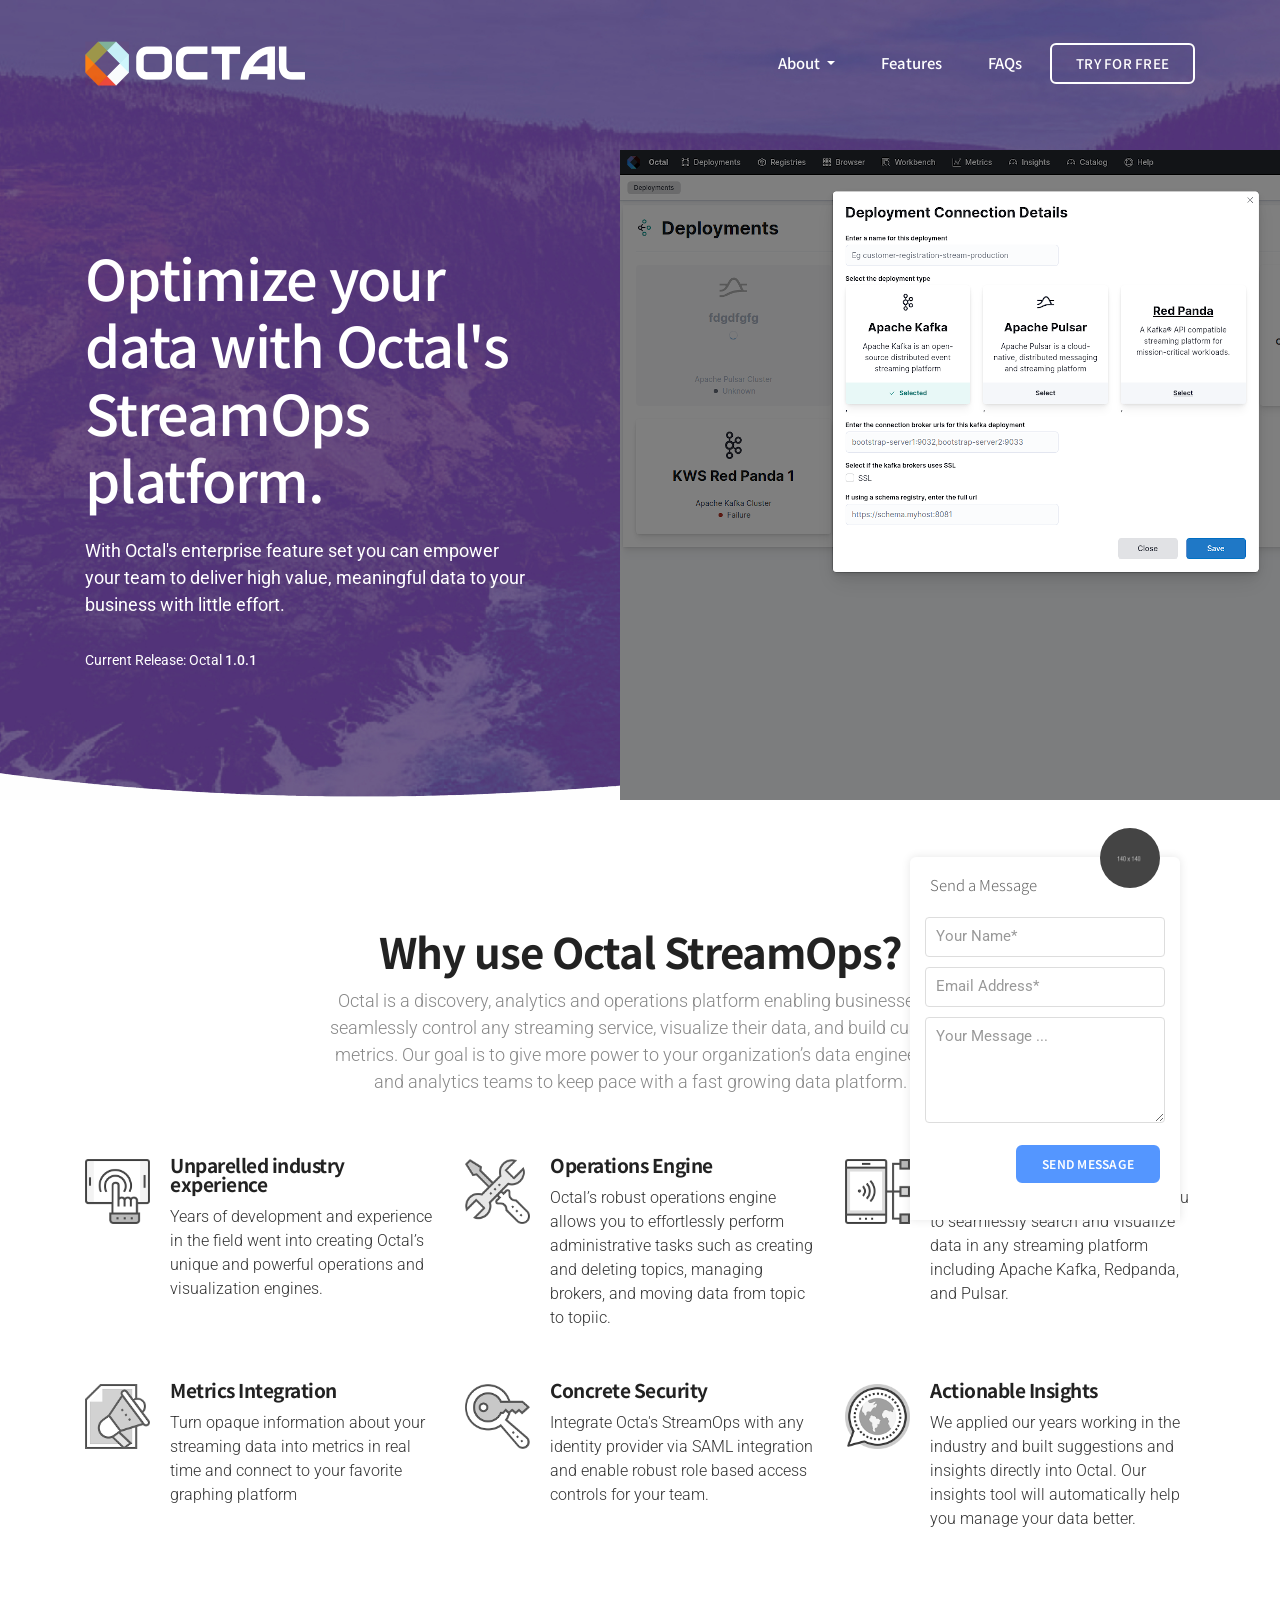
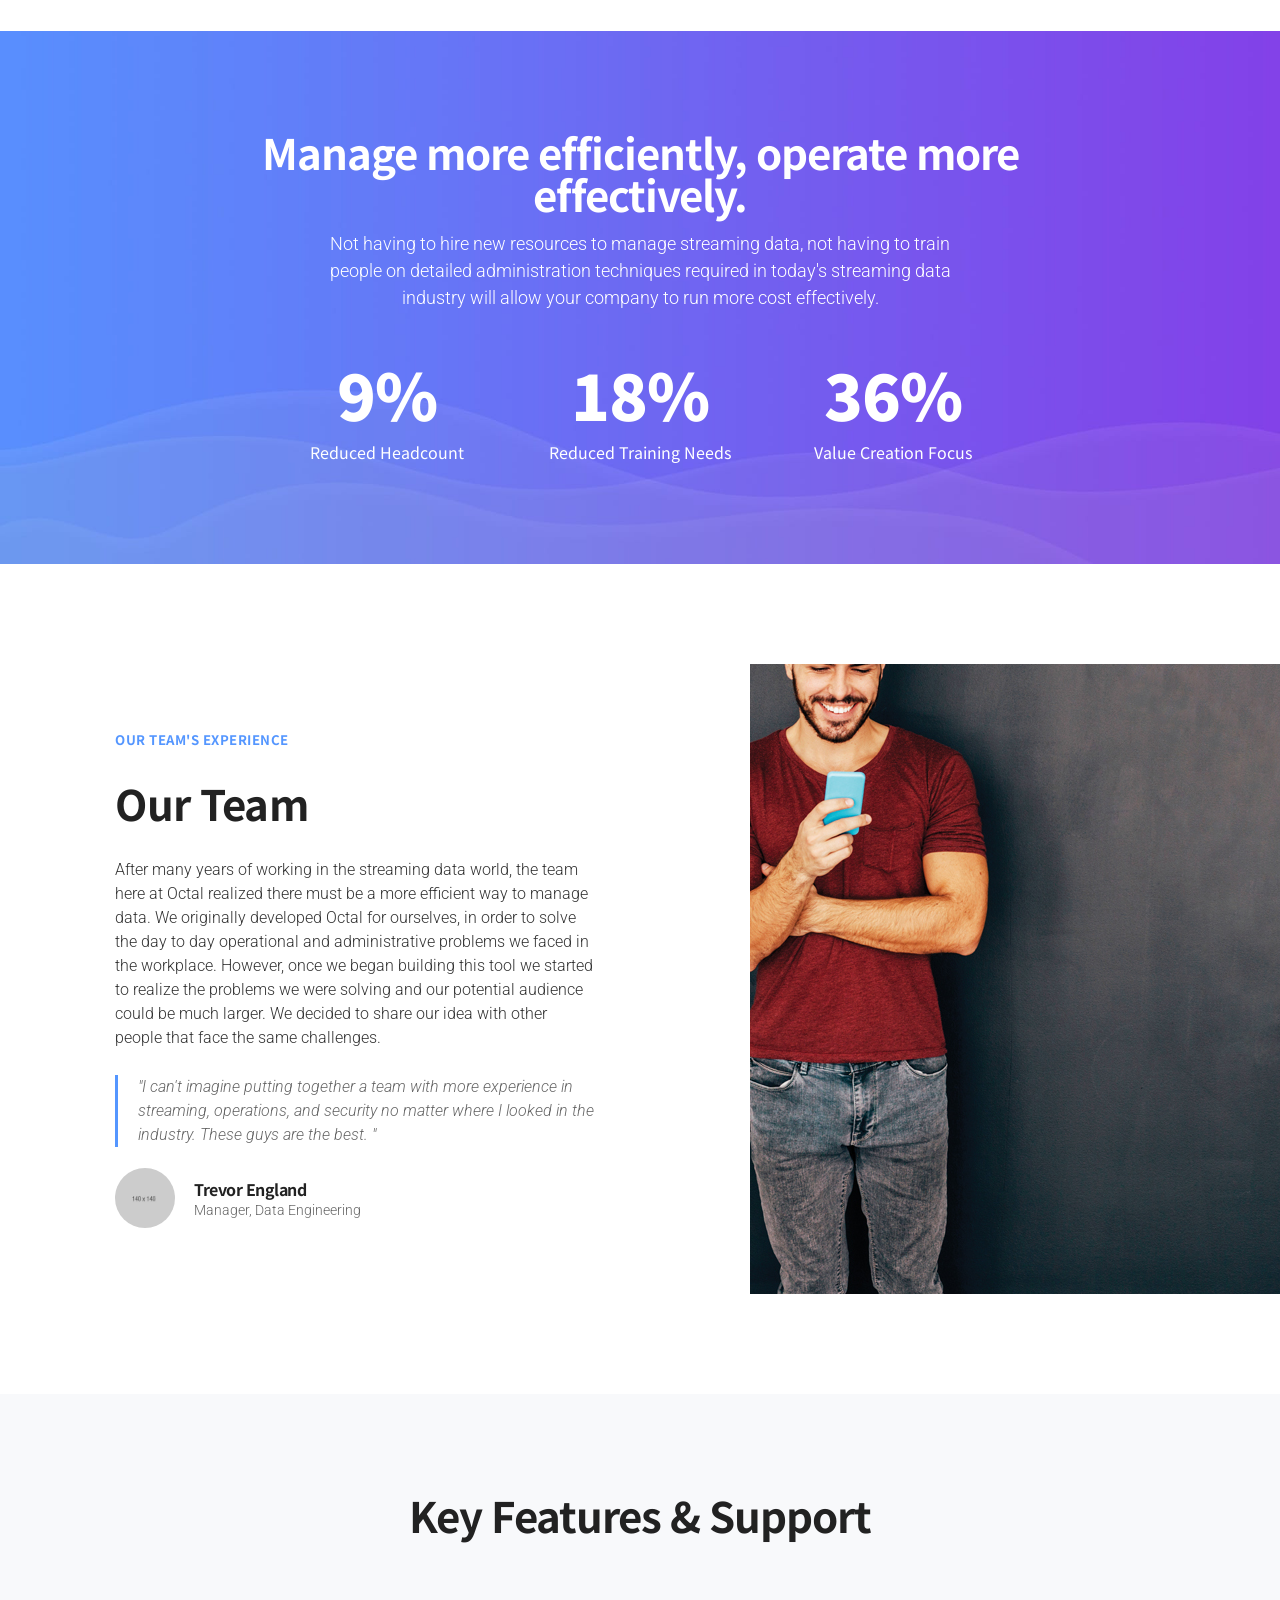
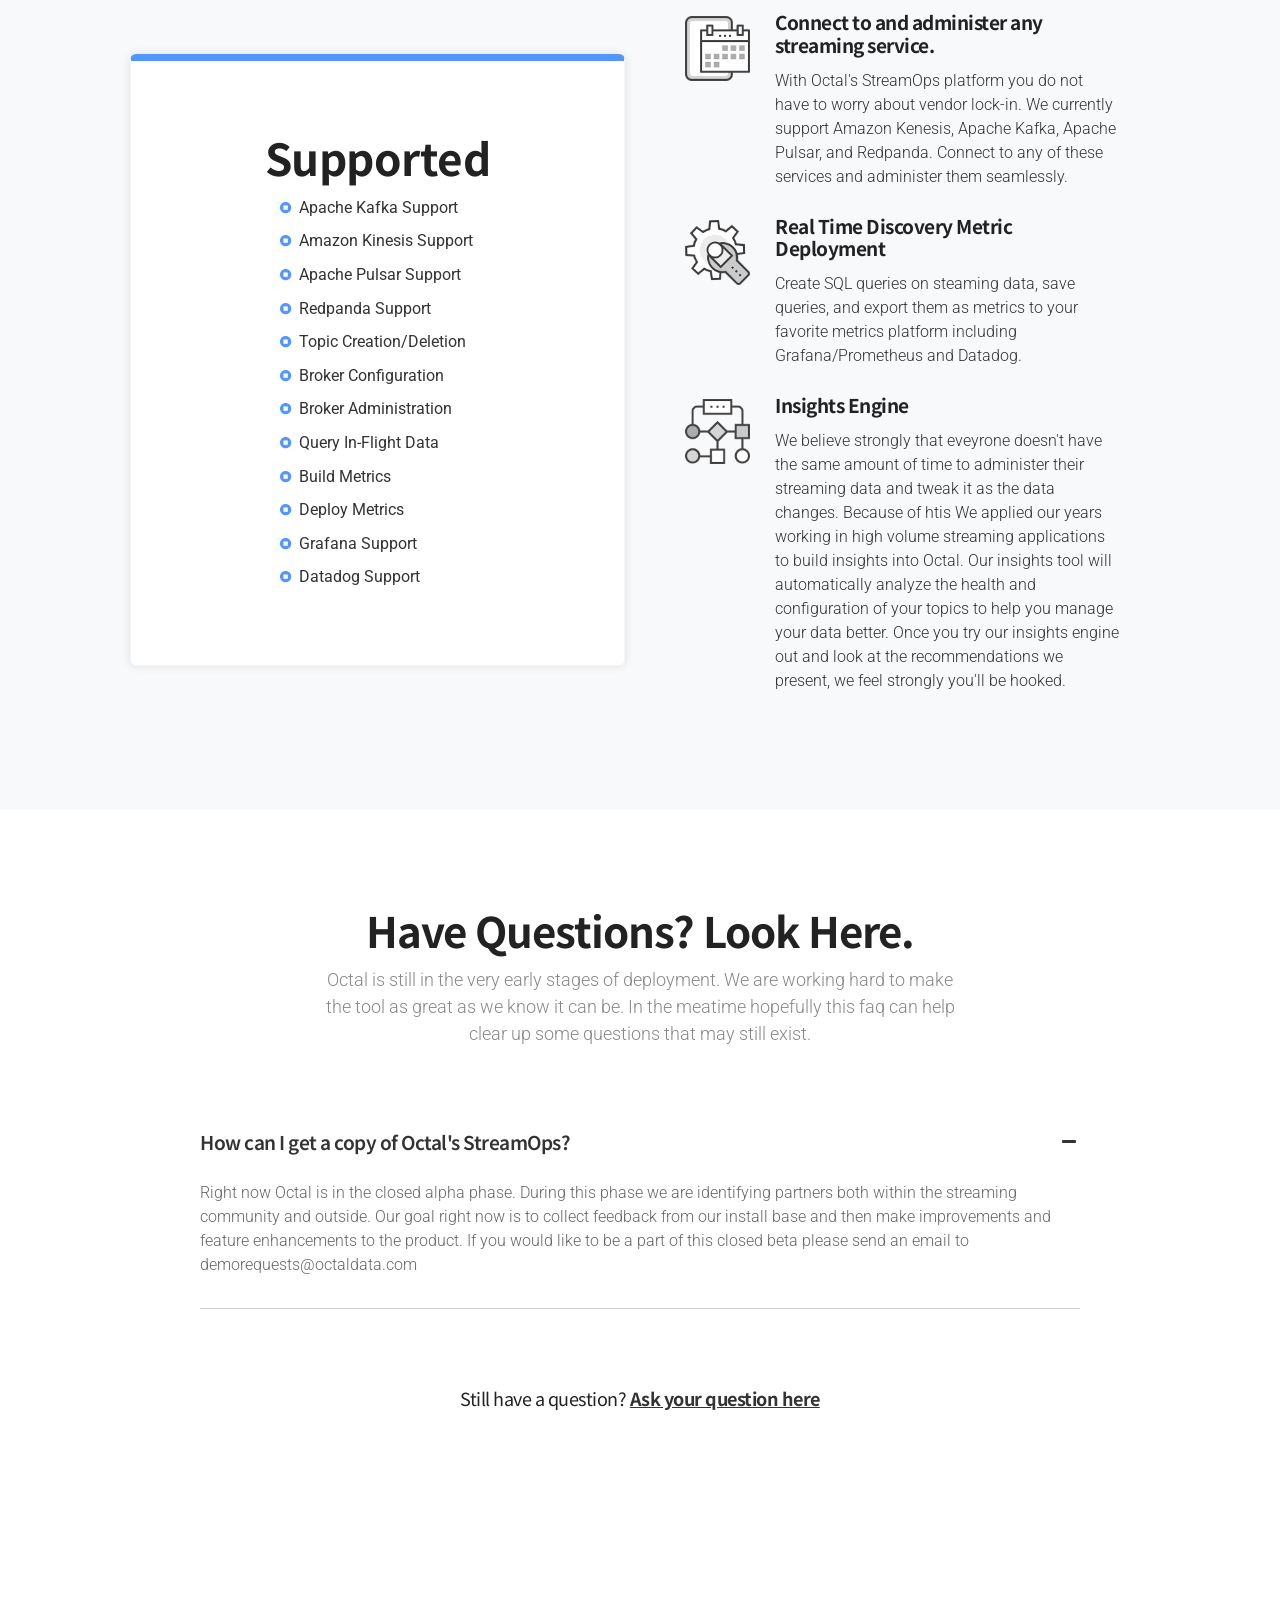
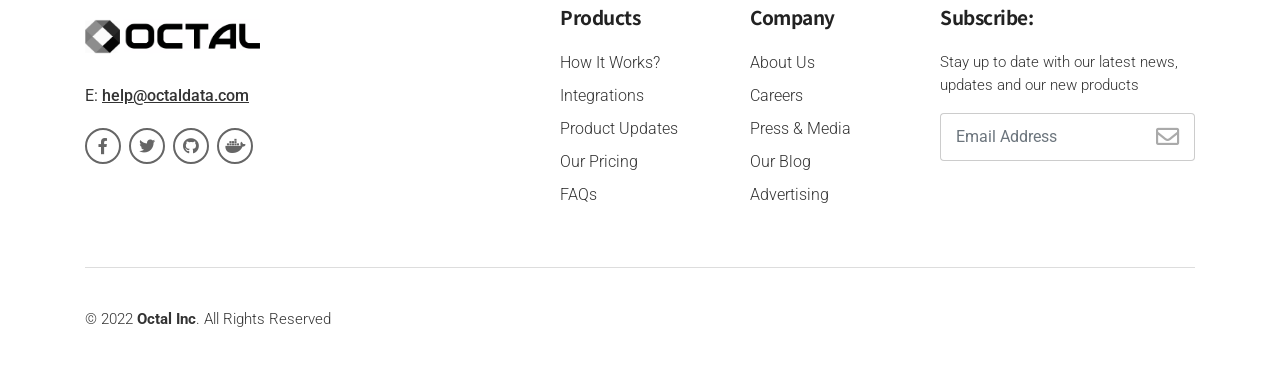
<file: index.html>
<!DOCTYPE html>
<!--[if lt IE 7 ]><html class="ie ie6" lang="en"> <![endif]-->
<!--[if IE 7 ]><html class="ie ie7" lang="en"> <![endif]-->
<!--[if IE 8 ]><html class="ie ie8" lang="en"> <![endif]-->
<!--[if (gte IE 9)|!(IE)]><!-->
<html lang="en">
	<head>
		<meta charset="utf-8">
		<meta http-equiv="X-UA-Compatible" content="IE=edge"/>
		<meta name="author" content="DSAThemes"/>
		<meta name="description" content="Octal - StreamOps software"/>
		<meta name="keywords" content="streams, streaming, kafka, apache pulsar, red panda, topics">
		<meta name="viewport" content="width=device-width, initial-scale=1.0"/>

		<title>Octal - Own your StreamOps</title>

		<link rel="shortcut icon" href="images/favicon.ico" type="image/x-icon">
		<link rel="icon" href="images/favicon.ico" type="image/x-icon">
		<link rel="apple-touch-icon" sizes="152x152" href="images/apple-touch-icon-152x152.png">
		<link rel="apple-touch-icon" sizes="120x120" href="images/apple-touch-icon-120x120.png">
		<link rel="apple-touch-icon" sizes="76x76" href="images/apple-touch-icon-76x76.png">
		<link rel="apple-touch-icon" href="images/apple-touch-icon.png">

		<link href="https://fonts.googleapis.com/css?family=Roboto:300,400,500,700,900" rel="stylesheet">
		<link href="https://fonts.googleapis.com/css?family=Noto+Sans+TC:300,400,500,700,900" rel="stylesheet">

		<link href="css/bootstrap.min.css" rel="stylesheet">

		<link href="https://use.fontawesome.com/releases/v5.7.2/css/all.css" integrity="sha384-fnmOCqbTlWIlj8LyTjo7mOUStjsKC4pOpQbqyi7RrhN7udi9RwhKkMHpvLbHG9Sr" rel="stylesheet" crossorigin="anonymous">
		<link href="css/flaticon.css" rel="stylesheet">

		<link href="css/magnific-popup.css" rel="stylesheet">
		<link href="css/owl.carousel.min.css" rel="stylesheet">
		<link href="css/owl.theme.default.min.css" rel="stylesheet">
		<link href="css/animate.css" rel="stylesheet">

		<!-- <link href="css/aqua-theme.css" rel="stylesheet">       -->
	    <link href="css/blue-theme.css" rel="stylesheet">
	    <!-- <link href="css/bluegrey-theme.css" rel="stylesheet">   -->
	    <!-- <link href="css/darkblue-theme.css" rel="stylesheet">   -->
	    <!-- <link href="css/green-theme.css" rel="stylesheet">      -->
	    <!-- <link href="css/darkgreen-theme.css" rel="stylesheet">  -->
	    <!-- <link href="css/deeporange-theme.css" rel="stylesheet"> -->
	    <!-- <link href="css/red-theme.css" rel="stylesheet">        -->
	    <!-- <link href="css/purple-theme.css" rel="stylesheet">     -->
	    <!-- <link href="css/tomato-theme.css" rel="stylesheet">     -->

		<link href="css/responsive.css" rel="stylesheet">

	</head>
	<body>


		<!-- PRELOADER SPINNER
		============================================= -->
		<div id="loader-wrapper">
			<div id="loader">
				<span class="cssload-loader">
					<span class="cssload-loader-inner"></span>
				</span>
			</div>
		</div>



		<!-- PAGE CONTENT
		============================================= -->
		<div id="page" class="page">


			<!-- HEADER
			============================================= -->
			<header id="header" class="header">
				<nav class="navbar fixed-top navbar-expand-md navbar-dark bg-tra hover-menu">
					<div class="container">

						<!-- LOGO IMAGE -->
				 		<a href="#hero-3" class="navbar-brand logo-black"><img src="images/logo.png" width="220" height="47" alt="header-logo"></a>
				 		<a href="#hero-3" class="navbar-brand logo-white"><img src="images/logo-white.png" width="220" height="47" alt="header-logo"></a>

				 		<!-- Responsive Menu Button -->
				 		<button class="navbar-toggler" type="button" data-toggle="collapse" data-target="#navbarSupportedContent" aria-controls="navbarSupportedContent" aria-expanded="false" aria-label="Toggle navigation">
				   		 	<span class="navbar-bar-icon"><i class="fas fa-bars"></i></span>
				  		</button>

				  		<!-- Navigation Menu -->
				  		<div id="navbarSupportedContent" class="collapse navbar-collapse">
					   		<ul class="navbar-nav ml-auto">

					     		<!-- Dropdown Link -->
                      			<li class="nav-item dropdown">
		                            <a class="nav-link dropdown-toggle" href="#" id="navbarDropdownMenuLink" data-toggle="dropdown" aria-haspopup="true" aria-expanded="false">
		                                About
		                            </a>

		                            <!-- Dropdown Menu -->
                           			<ul class="dropdown-menu" aria-labelledby="navbarDropdownMenuLink">
		                                <li><a class="dropdown-item" href="#services-4">Why Octal</a></li>
		                                <li><a class="dropdown-item" href="#content-7">The Team</a></li>
		                                <li><a class="dropdown-item" href="#content-4">How It Works</a></li>
                            		</ul>
                        		</li>

                        		<li class="nav-item nl-simple"><a class="nav-link" href="/features.html">Features</a></li>

                        		<li class="nav-item nl-simple"><a class="nav-link" href="#faqs-1">FAQs</a></li>

					      	</ul>

					      	<!-- Header Button -->
					      	<span class="navbar-text white-color">
								<a href="/getstreamops.html" class="btn btn-tra-white primary-color-hover">Try For Free</a>
						    </span>

					    </div>	<!-- End Navigation Menu -->


					</div>	  <!-- End container -->
				</nav>	   <!-- End navbar -->
			</header>	<!-- END HEADER -->




			<!-- HERO-3
			============================================= -->
			<section id="hero-3" class="bg-scroll hero-section division">
				<div class="container">
					<div class="row d-flex align-items-center">


						<!-- HERO TEXT -->
						<div class="col-md-6 col-lg-5">
							<div class="hero-txt mb-40 white-color">

								<!-- Title -->
								<h2 class="txt-500">Optimize your data with Octal's StreamOps platform.</h2>

								<!-- Text -->
								<p class="p-md">With Octal's enterprise feature set you can empower your team to deliver high value, meaningful data to your business with little effort.
								</p>

								<!-- STORE BADGES -->
								<div class="stores-badge">

									<!-- AppStore -->
<!--									<a href="#" class="store">-->
<!--										<img class="appstore-original" src="images/store_badges/appstore.png" alt="appstore-logo" />-->
<!--									</a>-->

<!--									&lt;!&ndash; Google Play &ndash;&gt;-->
<!--									<a href="#" class="store">-->
<!--										<img class="googleplay-original" src="images/store_badges/googleplay.png" alt="googleplay-logo" />-->
<!--									</a>-->

									<!-- Aamazon Market
									<a href="#" class="store">
										<img class="amazon-original" src="images/store_badges/amazon.png" alt="amazon-logo" />
									</a>  -->

									<!-- Windows Market
									<a href="#" class="store">
										<img class="windows-original" src="images/store_badges/windows.png" alt="windows-logo" />
									</a> -->

									<!-- OS Prerequisite -->
									<p class="os-version">Current Release: Octal <span>1.0.1</span></p>

								</div>	<!-- END STORE BADGES -->

							</div>
						</div>	<!-- END HERO TEXT -->


						<!-- HERO IMAGE -->
						<div class="col-md-6 col-lg-7">
							<div class="hero-3-img text-center">
								<img class="img-fluid" src="images/hero-3-img.png" alt="hero-image">
							</div>
						</div>


					</div>    <!-- End row -->
				</div>     <!-- End container -->


				<!-- Bottom Wave -->
				<div class="bg-fixed hero-3-wave"></div>


			</section>	<!-- END HERO-3 -->




			<!-- SERVICES-4
			============================================= -->
			<section id="services-4" class="wide-50 services-section division">
				<div class="container">


					<!-- SECTION TITLE -->
					<div class="row">
						<div class="col-lg-10 offset-lg-1 section-title">

							<!-- Title 	-->
							<h3 class="h3-md">Why use Octal StreamOps?</h3>

							<!-- Text -->
							<p class="p-md">Octal is a discovery, analytics and operations platform enabling businesses to seamlessly control any streaming service, visualize their data, and build custom metrics.  Our goal is to give more power to your organization’s data engineering and analytics teams to keep pace with a fast growing data platform.
							</p>

						</div>
					</div>


			 		<div class="row">


	 					<!-- SERVICE BOX #1 -->
	 					<div class="col-sm-6 col-md-4">
	 						<div class="sbox-4 wow fadeInUp" data-wow-delay="0.1s" data-wow-duration="0.5s">

	 							<!-- Icon -->
								<img class="img-65" src="images/icons/smartphone-1.png" alt="service-icon" />

								<!-- Text -->
								<div class="sbox-4-txt">

									<!-- Title -->
									<h5 class="h5-sm">Unparelled industry experience</h5>

									<!-- Text -->
									<p>Years of development and experience in the field went into creating Octal’s unique and powerful operations and visualization engines.
									</p>

								</div>

	 						</div>
	 					</div>


	 					<!-- SERVICE BOX #2 -->
	 					<div class="col-sm-6 col-md-4">
	 						<div class="sbox-4 wow fadeInUp" data-wow-delay="0.1s" data-wow-duration="0.5s">

	 							<!-- Icon -->
								<img class="img-65" src="images/icons/settings-3.png" alt="service-icon" />

								<!-- Text -->
								<div class="sbox-4-txt">

									<!-- Title -->
									<h5 class="h5-sm">Operations Engine</h5>

									<!-- Text -->
									<p>Octal’s robust operations engine allows you to effortlessly perform administrative tasks such as creating and deleting topics, managing brokers, and moving data from topic to topiic.
									</p>

								</div>

	 						</div>
	 					</div>


	 					<!-- SERVICE BOX #3 -->
	 					<div class="col-sm-6 col-md-4">
	 						<div class="sbox-4 wow fadeInUp"  data-wow-delay="0.1s" data-wow-duration="0.5s">

	 							<!-- Icon -->
								<img class="img-65" src="images/icons/smartphone-3.png" alt="service-icon" />

								<!-- Text -->
								<div class="sbox-4-txt">

									<!-- Title -->
									<h5 class="h5-sm">Visualization Engine</h5>

									<!-- Text -->
									<p>Our visualization engine enables you to seamlessly search and visualize data in any streaming platform including Apache Kafka, Redpanda, and Pulsar.
									</p>

								</div>

	 						</div>
	 					</div>


	 					<!-- SERVICE BOX #4 -->
	 					<div class="col-sm-6 col-md-4">
	 						<div class="sbox-4 wow fadeInUp"  data-wow-delay="0.2s" data-wow-duration="0.5s">

	 							<!-- Icon -->
								<img class="img-65" src="images/icons/notification.png" alt="service-icon" />

								<!-- Text -->
								<div class="sbox-4-txt">

									<!-- Title -->
									<h5 class="h5-sm">Metrics Integration</h5>

									<!-- Text -->
									<p>Turn opaque information about your streaming data into metrics in real time and connect to your favorite graphing platform
									</p>

								</div>

	 						</div>
	 					</div>


	 					<!-- SERVICE BOX #5 -->
	 					<div class="col-sm-6 col-md-4">
	 						<div class="sbox-4 wow fadeInUp"  data-wow-delay="0.2s" data-wow-duration="0.5s">

	 							<!-- Icon -->
								<img class="img-65" src="images/icons/key-1.png" alt="service-icon" />

								<!-- Text -->
								<div class="sbox-4-txt">

									<!-- Title -->
									<h5 class="h5-sm">Concrete Security</h5>

									<!-- Text -->
									<p>Integrate Octa's StreamOps with any identity provider via SAML integration and enable robust role based access controls for your team.
									</p>

								</div>

	 						</div>
	 					</div>


	 					<!-- SERVICE BOX #6 -->
	 					<div class="col-sm-6 col-md-4">
	 						<div class="sbox-4 wow fadeInUp" data-wow-delay="0.2s" data-wow-duration="0.5s">

	 							<!-- Icon -->
								<img class="img-65" src="images/icons/communication.png" alt="service-icon" />

								<!-- Text -->
								<div class="sbox-4-txt">

									<!-- Title -->
									<h5 class="h5-sm">Actionable Insights</h5>

									<!-- Text -->
									<p>We applied our years working in the industry and built suggestions and insights directly into Octal.  Our insights tool will automatically help you manage your data better.
									</p>

								</div>

	 						</div>
	 					</div>


			 		</div>	   <!-- End row -->


			 	</div>	   <!-- End container -->
			</section>	<!-- END SERVICES-4 -->





			<!-- STATISTIC-1
			============================================= -->
			<div id="statistic-1" class="blue-waves wide-60 statistic-section division">
				<div class="container white-color">


					<!-- SECTION TITLE -->
					<div class="row">
						<div class="col-lg-10 offset-lg-1 section-title">

							<!-- Title 	-->
							<h3 class="h3-md">Manage more efficiently, operate more effectively.</h3>

							<!-- Text -->
							<p class="p-md">Not having to hire new resources to manage streaming data, not having to train people on detailed administration techniques required in today's streaming data industry will allow your company to run more cost effectively.
							</p>

						</div>
					</div>


					<div class="row">
						<div class="col-md-10 col-lg-8 offset-md-1 offset-lg-2">
							<div class="row">


								<!-- STATISTIC BLOCK #1 -->
								<div class="col-sm-4">
									<div class="statistic-block wow fadeInUp" data-wow-delay="0.2s">
										<h5 class="statistic-number"><span class="count-element">25</span>%</h5>
										<p class="txt-400">Reduced Headcount</p>
									</div>
								</div>


								<!-- STATISTIC BLOCK #2 -->
								<div class="col-sm-4">
									<div class="statistic-block wow fadeInUp" data-wow-delay="0.2s">
										<h5 class="statistic-number"><span class="count-element">50</span>%</h5>
										<p class="txt-400">Reduced Training Needs</p>
									</div>
								</div>


								<!-- STATISTIC BLOCK #3 -->
								<div class="col-sm-4">
									<div class="statistic-block wow fadeInUp" data-wow-delay="0.2s">
										<h5 class="statistic-number"><span class="count-element">100</span>%</h5>
										<p class="txt-400">Value Creation Focus </p>
									</div>
								</div>


							</div>
						</div>
					</div>	<!-- End row -->


				</div>	 <!-- End container -->
			</div>	 <!-- END STATISTIC-1 -->




			<!-- CONTENT-7
			============================================= -->
			<section id="content-7" class="wide-60 content-section division">
				<div class="container">
					<div class="row d-flex align-items-center">


						<!-- TEXT BLOCK -->
						<div class="col-md-6 col-xl-6">
							<div class="txt-block pc-30 wow fadeInUp" data-wow-delay="0.2s" data-wow-duration="0.5s">

								<!-- Section ID -->
					 			<span class="section-id primary-color">Our Team's Experience</span>

					 			<!-- Title -->
								<h3 class="h3-md">Our Team</h3>

								<!-- Text -->
								<p>
								After many years of working in the streaming data world, the team here at Octal realized there must be a more efficient way to manage data. We originally developed Octal for ourselves, in order to solve the day to day operational and administrative problems we faced in the workplace. However, once we began building this tool we started to realize the problems we were solving and our potential audience could be much larger. We decided to share our idea with other people that face the same challenges.
								</p>

								<!-- QUOTE -->
								<div class="quote primary-theme mt-20">

									<!-- Quote Text -->
									<p>"I can't imagine putting together a team with more experience in streaming, operations, and security no matter where I looked in the industry.  These guys are the best. "
									</p>

									<!-- Quote Avatar -->
									<div class="quote-avatar">
										<img src="images/quote-avatar.jpg" alt="quote-avatar">
									</div>

									<!-- Quote Author -->
									<div class="quote-author">
										<h5 class="h5-xs">Trevor England</h5>
										<span class="grey-color">Manager, Data Engineering</span>
									</div>

								</div>

							</div>
						</div>	<!-- END TEXT BLOCK -->


						<!-- IMAGE BLOCK -->
						<div class="col-md-6 col-xl-5 offset-xl-1">
							<div class="content-7-img wow fadeInRight" data-wow-delay="0.2s" data-wow-duration="0.5s">
								<img class="img-fluid" src="images/us.jpg" alt="content-image">
							</div>
						</div>


					</div>	  <!-- End row -->
				</div>	   <!-- End container -->
			</section>	<!-- END CONTENT-7 -->




			<!-- CONTENT-4
			============================================= -->
			<section id="content-4" class="bg-lightgrey wide-60 content-section division">
				<div class="container">
<!-- TAB #1 -->
         <div class="tab-pane fade show active" id="price-tab-1" role="tabpanel" aria-labelledby="tab1-list">
            <div class="row d-flex align-items-center pricing-row primary-theme">
                                                <div class="col-lg-10 offset-lg-1 section-title">

                                                        <!-- Title      -->
                                                        <h3 class="h3-md">Key Features & Support</h3>

                                                        <p class="p-md">
                                                        </p>

                                                </div>


               <!-- STANDARD PRICING PLAN -->
               <div class="col-md-6">
                  <div class="pricing-table highlight">

                     <!-- Plan Price  -->
                     <div class="pricing-plan">
                        <h3 class="h3-lg">Supported</h3>
                     </div>

                     <!-- Pricing Plan Features  -->
                     <ul class="features">
                        <li><i class="fas fa-stop-circle"></i> Apache Kafka Support</li>
                        <li><i class="fas fa-stop-circle"></i> Amazon Kinesis Support</li>
                        <li><i class="fas fa-stop-circle"></i> Apache Pulsar Support</li>
                        <li><i class="fas fa-stop-circle"></i> Redpanda Support</li>
                        <li><i class="fas fa-stop-circle"></i> Topic Creation/Deletion</li>
                        <li><i class="fas fa-stop-circle"></i> Broker Configuration</li>
                        <li><i class="fas fa-stop-circle"></i> Broker Administration</li>
                        <li><i class="fas fa-stop-circle"></i> Query In-Flight Data</li>
                        <li><i class="fas fa-stop-circle"></i> Build Metrics</li>
                        <li><i class="fas fa-stop-circle"></i> Deploy Metrics</li>
                        <li><i class="fas fa-stop-circle"></i> Grafana Support</li>
                        <li><i class="fas fa-stop-circle"></i> Datadog Support</li>
                     </ul>

                  </div>
               </div>   <!-- END STANDARD PRICING PLAN -->





						<!-- TEXT BLOCK -->
						<div class="col-md-6">
							<div class="txt-block pc-30 wow fadeInUp" data-wow-delay="0.1s" data-wow-duration="0.5s">


								<!-- CONTENT BOX #1 -->
								<div class="cbox-3 icon-xs mb-10">

									<!-- Icon -->
									<img class="img-65" src="images/icons/calendar-1.png" alt="service-icon" />

									<!-- Text -->
									<div class="cbox-3-txt">

										<!-- Title -->
										<h5 class="h5-sm">Connect to and administer any streaming service.</h5>

										<!-- Text -->
										<p>
										With Octal's StreamOps platform you do not have to worry about vendor lock-in.  We currently support Amazon Kenesis, Apache Kafka, Apache Pulsar, and Redpanda.  Connect to any of these services and administer them seamlessly.
										</p>

									</div>

								</div>	<!-- END CONTENT BOX #1 -->


								<!-- CONTENT BOX #2 -->
								<div class="cbox-3 icon-xs mb-10">

									<!-- Icon -->
									<img class="img-65" src="images/icons/settings-1.png" alt="service-icon" />

									<!-- Text -->
									<div class="cbox-3-txt">

										<!-- Title -->
										<h5 class="h5-sm">Real Time Discovery Metric Deployment</h5>

										<!-- Text -->
										<p>
										Create SQL queries on steaming data, save queries, and export them as metrics to your favorite metrics platform including Grafana/Prometheus and Datadog.
										</p>

									</div>

								</div>	<!-- END CONTENT BOX #2 -->


								<!-- CONTENT BOX #3 -->
								<div class="cbox-3 icon-xs">

									<!-- Icon -->
									<img class="img-65" src="images/icons/network-2.png" alt="service-icon" />

									<!-- Text -->
									<div class="cbox-3-txt">

										<!-- Title -->
										<h5 class="h5-sm">Insights Engine</h5>

										<!-- Text -->
										<p> We believe strongly that eveyrone doesn't have the same amount of time to administer their streaming data and tweak it as the data changes.  Because of htis We applied our years working in high volume streaming applications to build insights into Octal. Our insights tool will automatically analyze the health and configuration of your topics to help you manage your data better.  Once you try our insights engine out and look at the recommendations we present, we feel strongly you'll be hooked.
										</p>

									</div>

								</div>	<!-- END CONTENT BOX #3 -->

							</div>
						</div>	<!-- END TEXT BLOCK -->


					</div>    <!-- End row -->
				</div>	   <!-- End container -->
			</section>	<!-- END CONTENT-4 -->



			<!-- FAQs-1
			============================================= -->
			<section id="faqs-1" class="wide-100 faqs-section division">
				<div class="container">


					<!-- SECTION TITLE -->
					<div class="row">
						<div class="col-lg-10 offset-lg-1 section-title">

							<!-- Title 	-->
							<h3 class="h3-md">Have Questions? Look Here.</h3>

							<!-- Text -->
							<p class="p-md">
							Octal is still in the very early stages of deployment.  We are working hard to make the tool as great as we know it can be.  In the meatime hopefully this faq can help clear up some questions that may still exist.
							</p>

						</div>
					</div>


					<!-- QUESTIONS HOLDER -->
					<div class="row">
						<div class="col-xl-10 offset-xl-1">
				 			<div id="accordion" role="tablist">


			 					<!-- ACCORDION CARD #1 -->
			 					<div class="card">

			 						<!-- Card Title -->
								    <div class="card-header" role="tab" id="headingOne">
								      	<h5 class="h5-sm">
								       		<a data-toggle="collapse" href="#collapseOne" role="button" aria-expanded="true" aria-controls="collapseOne">
								         	   How can I get a copy of Octal's StreamOps?
								        	</a>
								    	 </h5>
								    </div>

								    <!-- Card Content -->
								    <div id="collapseOne" class="collapse show" role="tabpanel" aria-labelledby="headingOne" data-parent="#accordion">
								     	<div class="card-body">

									        <!-- Text -->
											<p>
											  Right now Octal is in the closed alpha phase.  During this phase we are identifying partners both within the streaming community and outside.  Our goal right now is to collect feedback from our install base and then make improvements and feature enhancements to the product.  If you would like to be a part of this closed beta please send an email to demorequests@octaldata.com
											</p>

								     	</div>
								   	</div>


								</div>	<!-- END ACCORDION CARD #1 -->




							</div>	<!-- END ACCORDION -->
						</div>
					</div>	<!-- END QUESTIONS HOLDER -->


					<!-- MORE QUESTIONS BUTTON -->
					<div class="row">
						<div class="col-md-12 text-center">
							<div class="more-questions">
								<h5 class="h5-xs">Still have a question? <a href="faqs.html">Ask your question here</a></h5>
							</div>
						</div>
					</div>


				</div>	   <!-- End container -->
			</section>	<!-- END FAQs-1 -->









			<!-- FOOTER-2
			============================================= -->
			<footer id="footer-2" class="wide-40 footer division">
				<div class="container">


					<!-- FOOTER CONTENT -->
					<div class="row">


						<!-- FOOTER INFO -->
						<div class="col-md-10 col-lg-4">
							<div class="footer-info mb-40">

								<!-- Footer Logo -->
								<!-- For Retina Ready displays take a image with double the amount of pixels that your image will be displayed (e.g 350 x 70  pixels) -->
								<img src="images/footer-logo.png" width="175" height="35" alt="footer-logo">

								<!-- Email -->
								<p class="foo-email">E: <a href="mailto:help@octaldata.com">help@octaldata.com</a></p>

								<!-- Social Icons -->
								<div class="footer-socials-links mt-20">
									<ul class="foo-socials text-center clearfix">

										<li><a href="#" class="ico-facebook"><i class="fab fa-facebook-f"></i></a></li>
										<li><a href="#" class="ico-twitter"><i class="fab fa-twitter"></i></a></li>
										<li><a href="#" class="ico-github"><i class="fab fa-github"></i></a></li>
										<li><a href="#" class="ico-docker"><i class="fab fa-docker"></i></a></li>

										<!--
										<li><a href="#" class="ico-behance"><i class="fab fa-behance"></i></a></li>
										<li><a href="#" class="ico-dribbble"><i class="fab fa-dribbble"></i></a></li>
										<li><a href="#" class="ico-instagram"><i class="fab fa-instagram"></i></a></li>
										<li><a href="#" class="ico-linkedin"><i class="fab fa-linkedin-in"></i></a></li>
										<li><a href="#" class="ico-pinterest"><i class="fab fa-pinterest-p"></i></a></li>
										<li><a href="#" class="ico-youtube"><i class="fab fa-youtube"></i></a></li>
										<li><a href="#" class="ico-vk"><i class="fab fa-vk"></i></a></li>
										<li><a href="#" class="ico-yelp"><i class="fab fa-yelp"></i></a></li>
										<li><a href="#" class="ico-yahoo"><i class="fab fa-yahoo"></i></a></li>
									    -->

									</ul>
								</div>

							</div>
						</div>	<!-- END FOOTER INFO -->


						<!-- FOOTER PRODUCTS LINKS -->
						<div class="col-md-3 col-lg-2 offset-lg-1">
							<div class="footer-links mb-40">

								<!-- Title -->
								<h5 class="h5-sm">Products</h5>

								<!-- Footer List -->
								<ul class="clearfix">
									<li><a href="#">How It Works?</a></li>
									<li><a href="#">Integrations</a></li>
									<li><a href="#">Product Updates</a></li>
									<li><a href="#">Our Pricing</a></li>
									<li><a href="#">FAQs</a></li>
								</ul>

							</div>
						</div>


						<!-- FOOTER COMPANY LINKS -->
						<div class="col-md-3 col-lg-2">
							<div class="footer-links mb-40">

								<!-- Title -->
								<h5 class="h5-sm">Company</h5>

								<!-- Footer Links -->
								<ul class="clearfix">
									<li><a href="#">About Us</a></li>
									<li><a href="#">Careers</a></li>
									<li><a href="#">Press & Media</a></li>
									<li><a href="#">Our Blog</a></li>
									<li><a href="#">Advertising</a></li>
								</ul>

							</div>
						</div>


						<!-- FOOTER NEWSLETTER FORM -->
						<div class="col-md-6 col-lg-3">
							<div class="footer-form mb-20">

								<!-- Title -->
								<h5 class="h5-sm">Subscribe:</h5>

								<!-- Text -->
								<p class="p-sm m-bottom-20">Stay up to date with our latest news, updates and our new products</p>

								<!-- Newsletter Form Input -->
								<form class="newsletter-form">

									<div class="input-group">
										<input type="email" class="form-control" placeholder="Email Address" required id="s-email">
										<span class="input-group-btn">
											<button type="submit" class="btn">
												<i class="far fa-envelope"></i>
											</button>
										</span>
									</div>

									<!-- Newsletter Form Notification -->
									<label for="s-email" class="form-notification"></label>

								</form>

							</div>
						</div>	<!-- END FOOTER NEWSLETTER FORM -->


					</div>	  <!-- END FOOTER CONTENT -->


					<!-- FOOTER COPYRIGHT -->
					<div class="bottom-footer">
						<div class="row">
							<div class="col-md-12">
								<p class="footer-copyright">&copy; 2022 <span>Octal Inc</span>. All Rights Reserved</p>
							</div>
						</div>
					</div>


				</div>	   <!-- End container -->
			</footer>	<!-- END FOOTER-2 -->




			<!-- STICKY BOTTOM FORM
			============================================= -->
			<div id="sticky-form">
				<div class="nb-form">

					<!-- Text -->
					<p class="nb-form-title">Send a Message</p>

					<!-- Assistant Avatar -->
					<img class="assistant-avatar" src="images/assistant-avatar.jpg" alt="assistant-avatar">

	            	<!-- QUICK FORM -->
	                <div class="bottom-form-holder">
						<form name="quickform" class="quick-form">

							<!-- Contact Form Input -->
							<div id="bottom-input-name">
								<input type="text" name="name" class="bottom-form-control bname" placeholder="Your Name*">
							</div>

							<div id="bottom-input-email">
								<input type="text" name="email" class="bottom-form-control bemail" placeholder="Email Address*">
							</div>

							<div id="bottom-input-message">
								<textarea class="bottom-form-control bmessage" name="message" rows="4" placeholder="Your Message ..."></textarea>
							</div>

							<!-- Contact Form Button -->
							<div class="m-top-15 form-btn text-right">
								<button type="submit" class="btn btn-primary-color submit black-hover">Send Message</button>
							</div>

							<!-- Contact Form Message -->
							<div class="col-lg-12 contact-form-msg text-center">
								<div class="sending-msg"><span class="loading"></span></div>
							</div>

						</form>
					</div>

				</div>
			</div>	  <!-- END STICKY BOTTOM FORM -->


		</div>	<!-- END PAGE CONTENT -->


		<!-- EXTERNAL SCRIPTS
		============================================= -->
		<script src="js/jquery-3.3.1.min.js"></script>
		<script src="js/bootstrap.min.js"></script>
		<script src="js/modernizr.custom.js"></script>
		<script src="js/jquery.easing.js"></script>
		<script src="js/jquery.appear.js"></script>
		<script src="js/jquery.stellar.min.js"></script>
		<script src="js/jquery.scrollto.js"></script>
		<script src="js/owl.carousel.min.js"></script>
		<script src="js/jquery.magnific-popup.min.js"></script>
		<script src="js/imagesloaded.pkgd.min.js"></script>
		<script src="js/isotope.pkgd.min.js"></script>
		<script src="js/hero-form.js"></script>
		<script src="js/register-form.js"></script>
		<script src="js/contact-form.js"></script>
		<script src="js/quick-form.js"></script>
		<script src="js/comment-form.js"></script>
		<script src="js/jquery.validate.min.js"></script>
		<script src="js/jquery.ajaxchimp.min.js"></script>
		<script src="js/wow.js"></script>

		<!-- Custom Script -->
		<script src="js/custom.js"></script>

		<script>
			new WOW().init();
		</script>

		<!-- HTML5 shim, for IE6-8 support of HTML5 elements. All other JS at the end of file. -->
		<!-- [if lt IE 9]>
			<script src="js/html5shiv.js" type="text/javascript"></script>
			<script src="js/respond.min.js" type="text/javascript"></script>
		<![endif] -->

	</body>

</html>
</file>
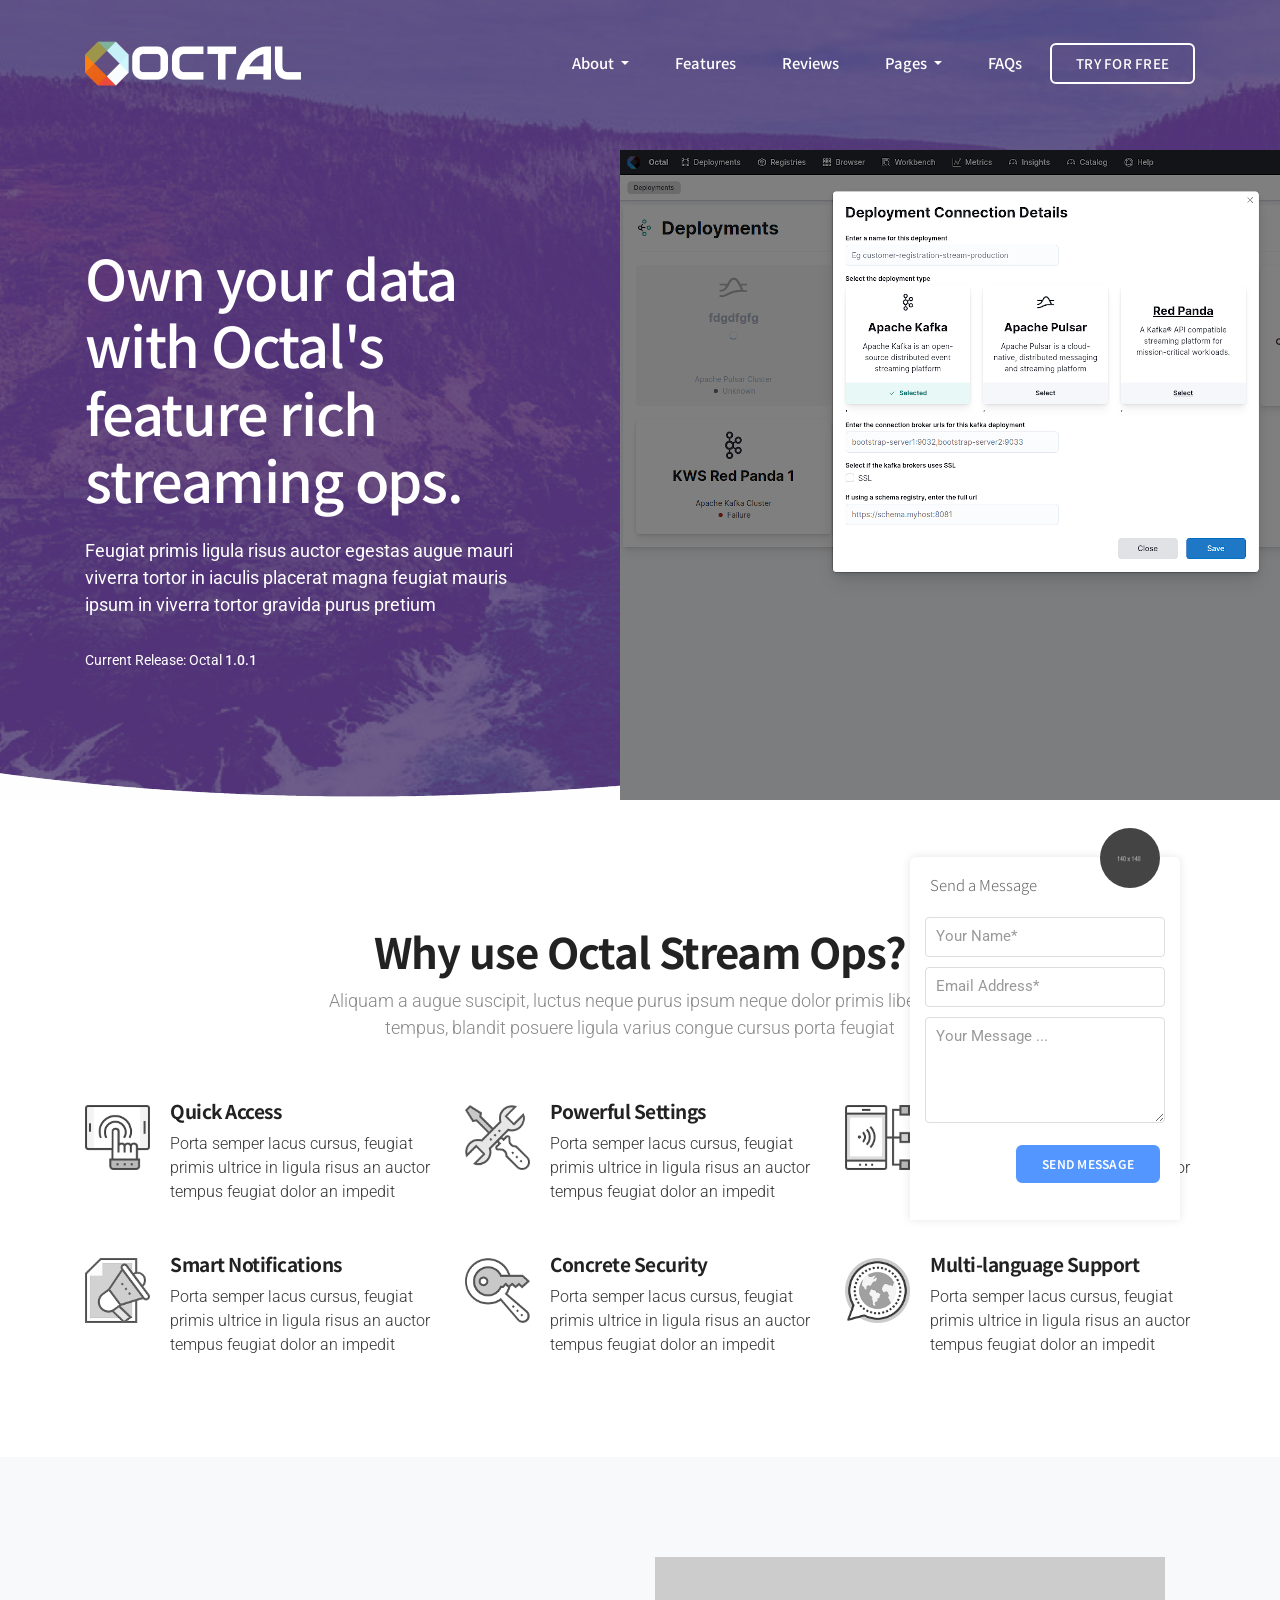
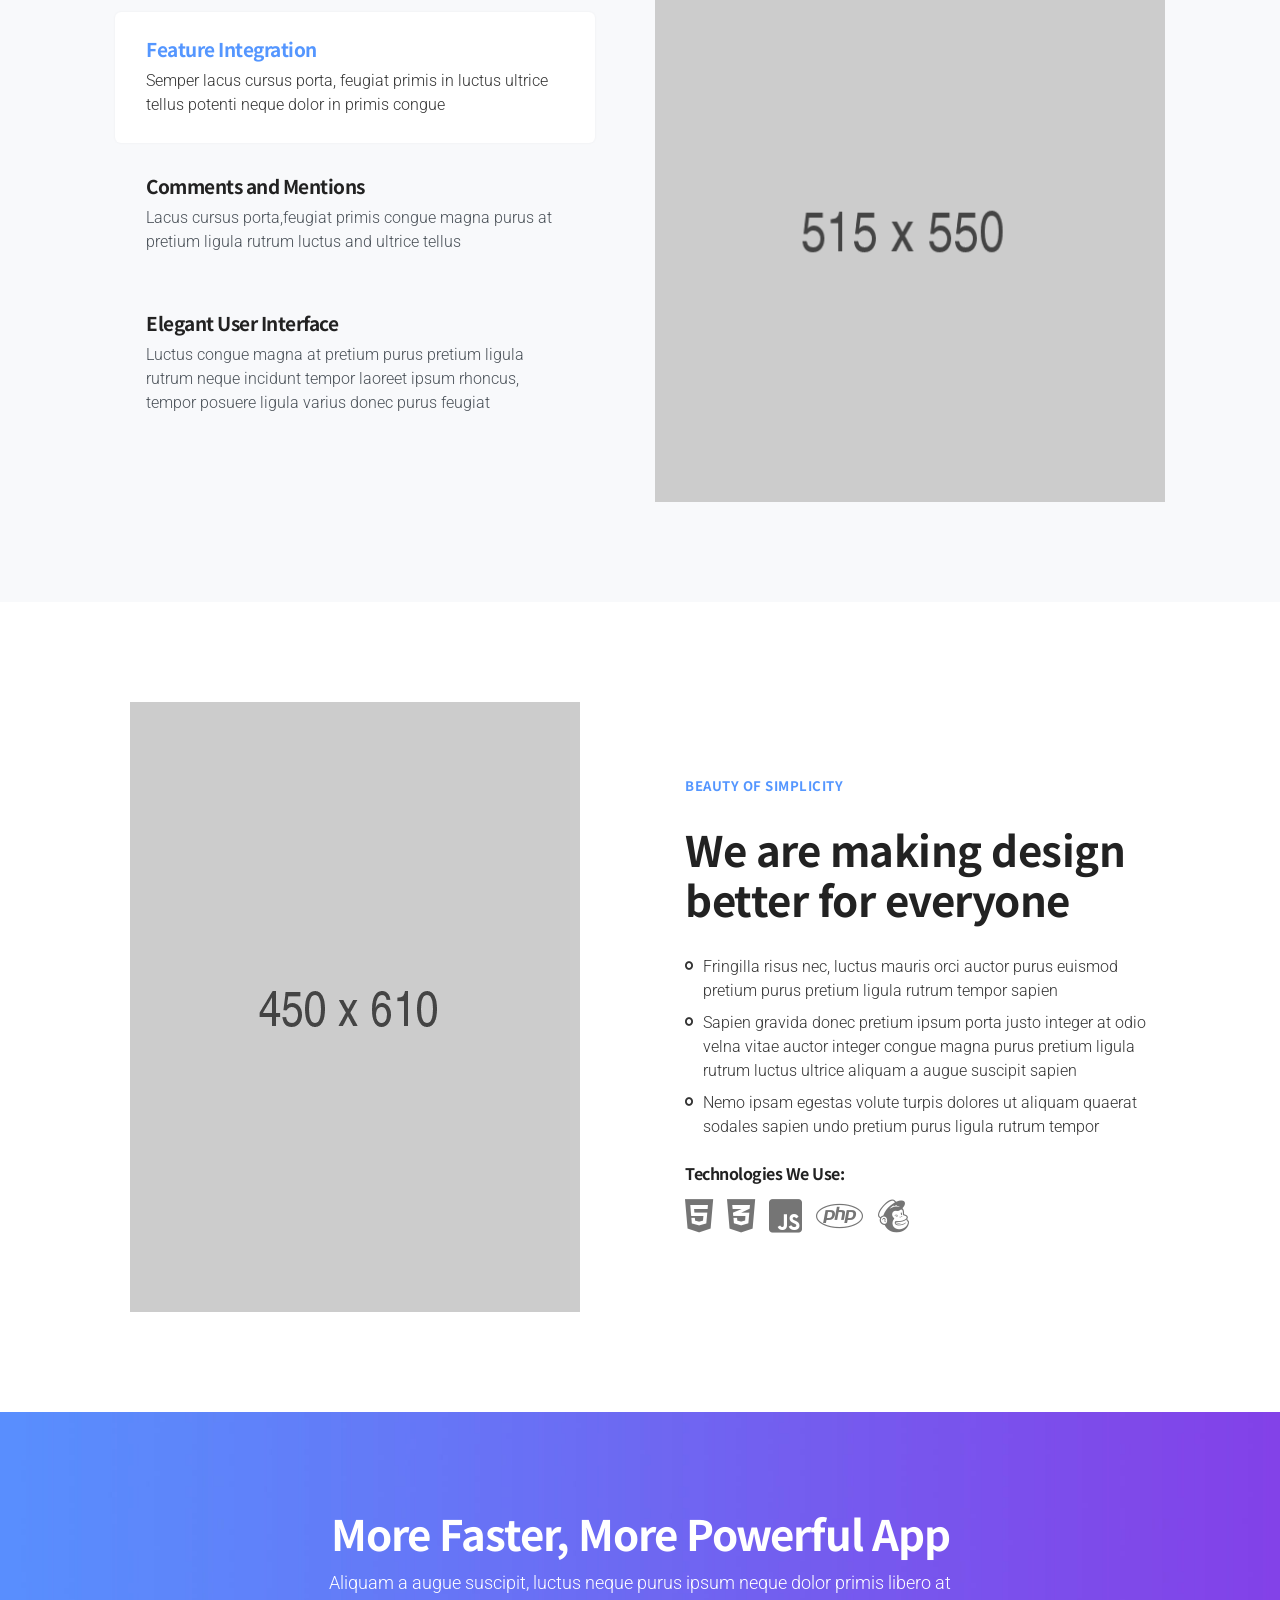
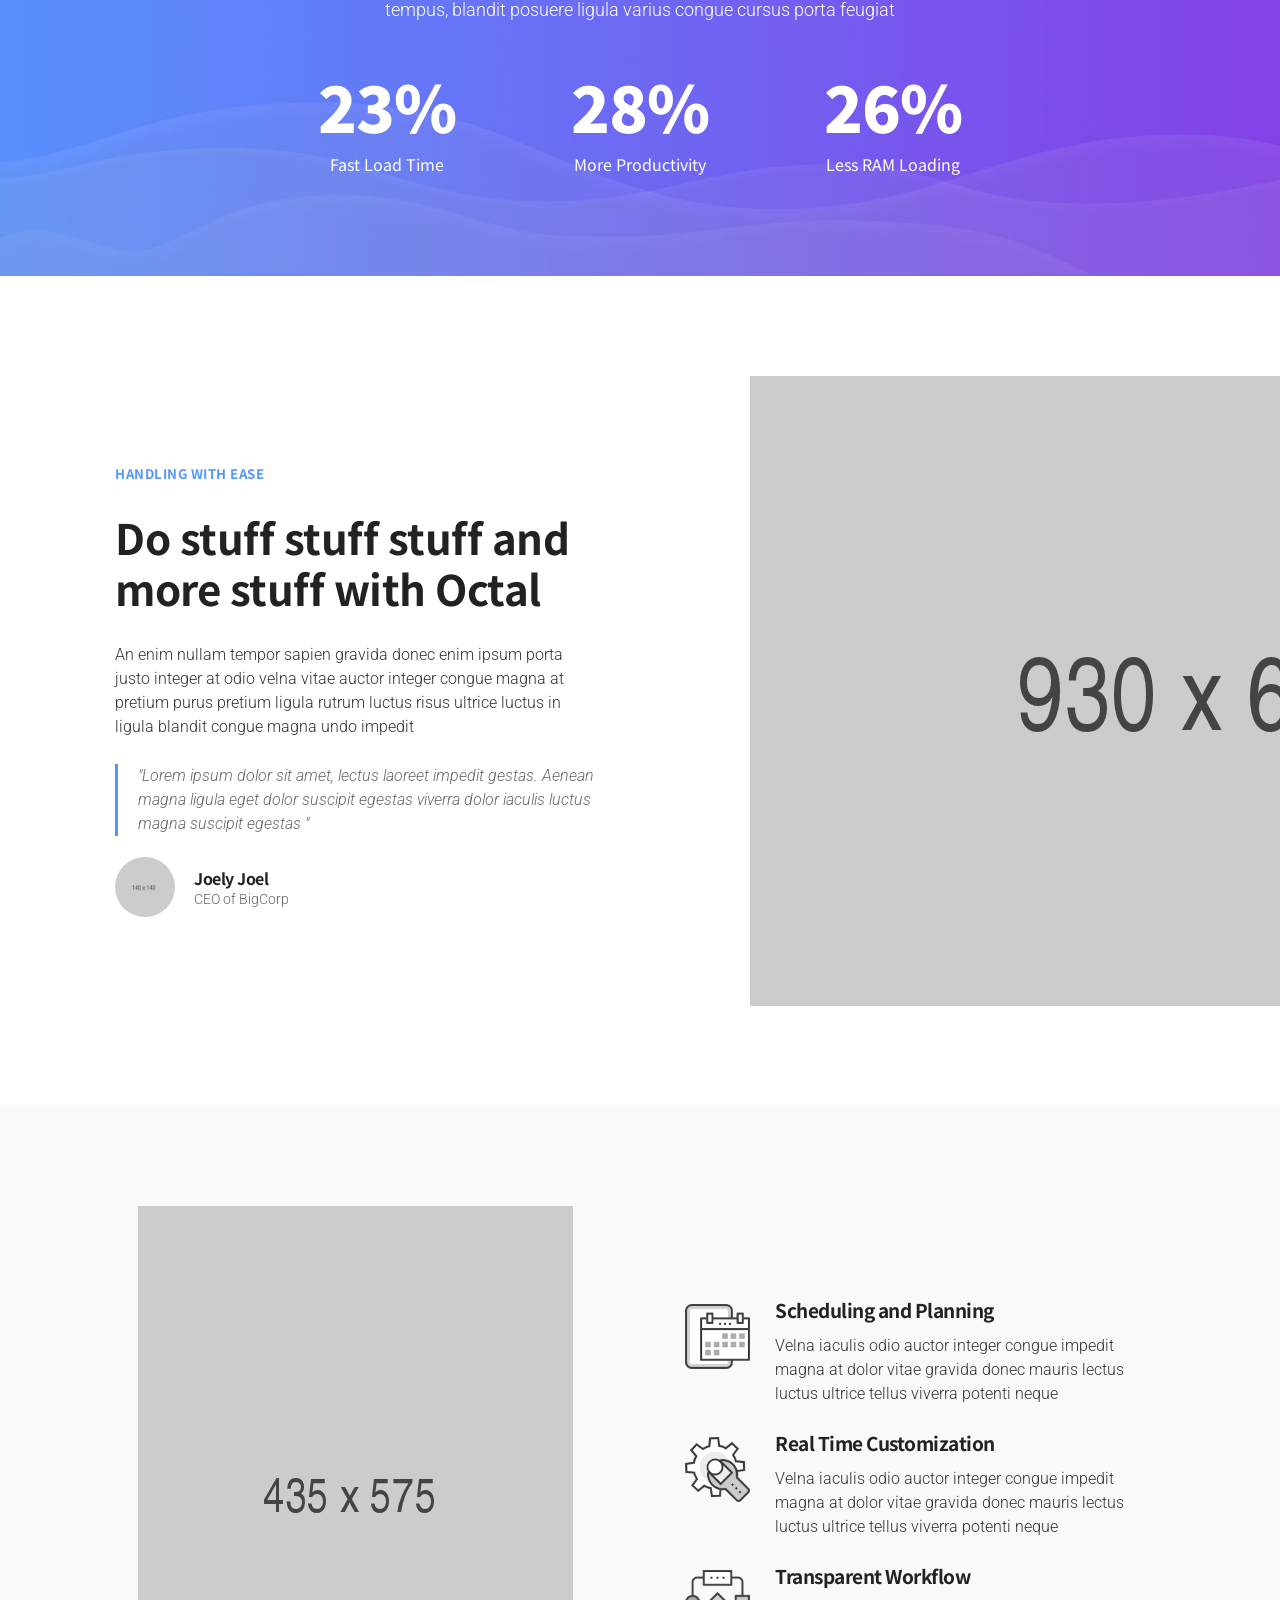
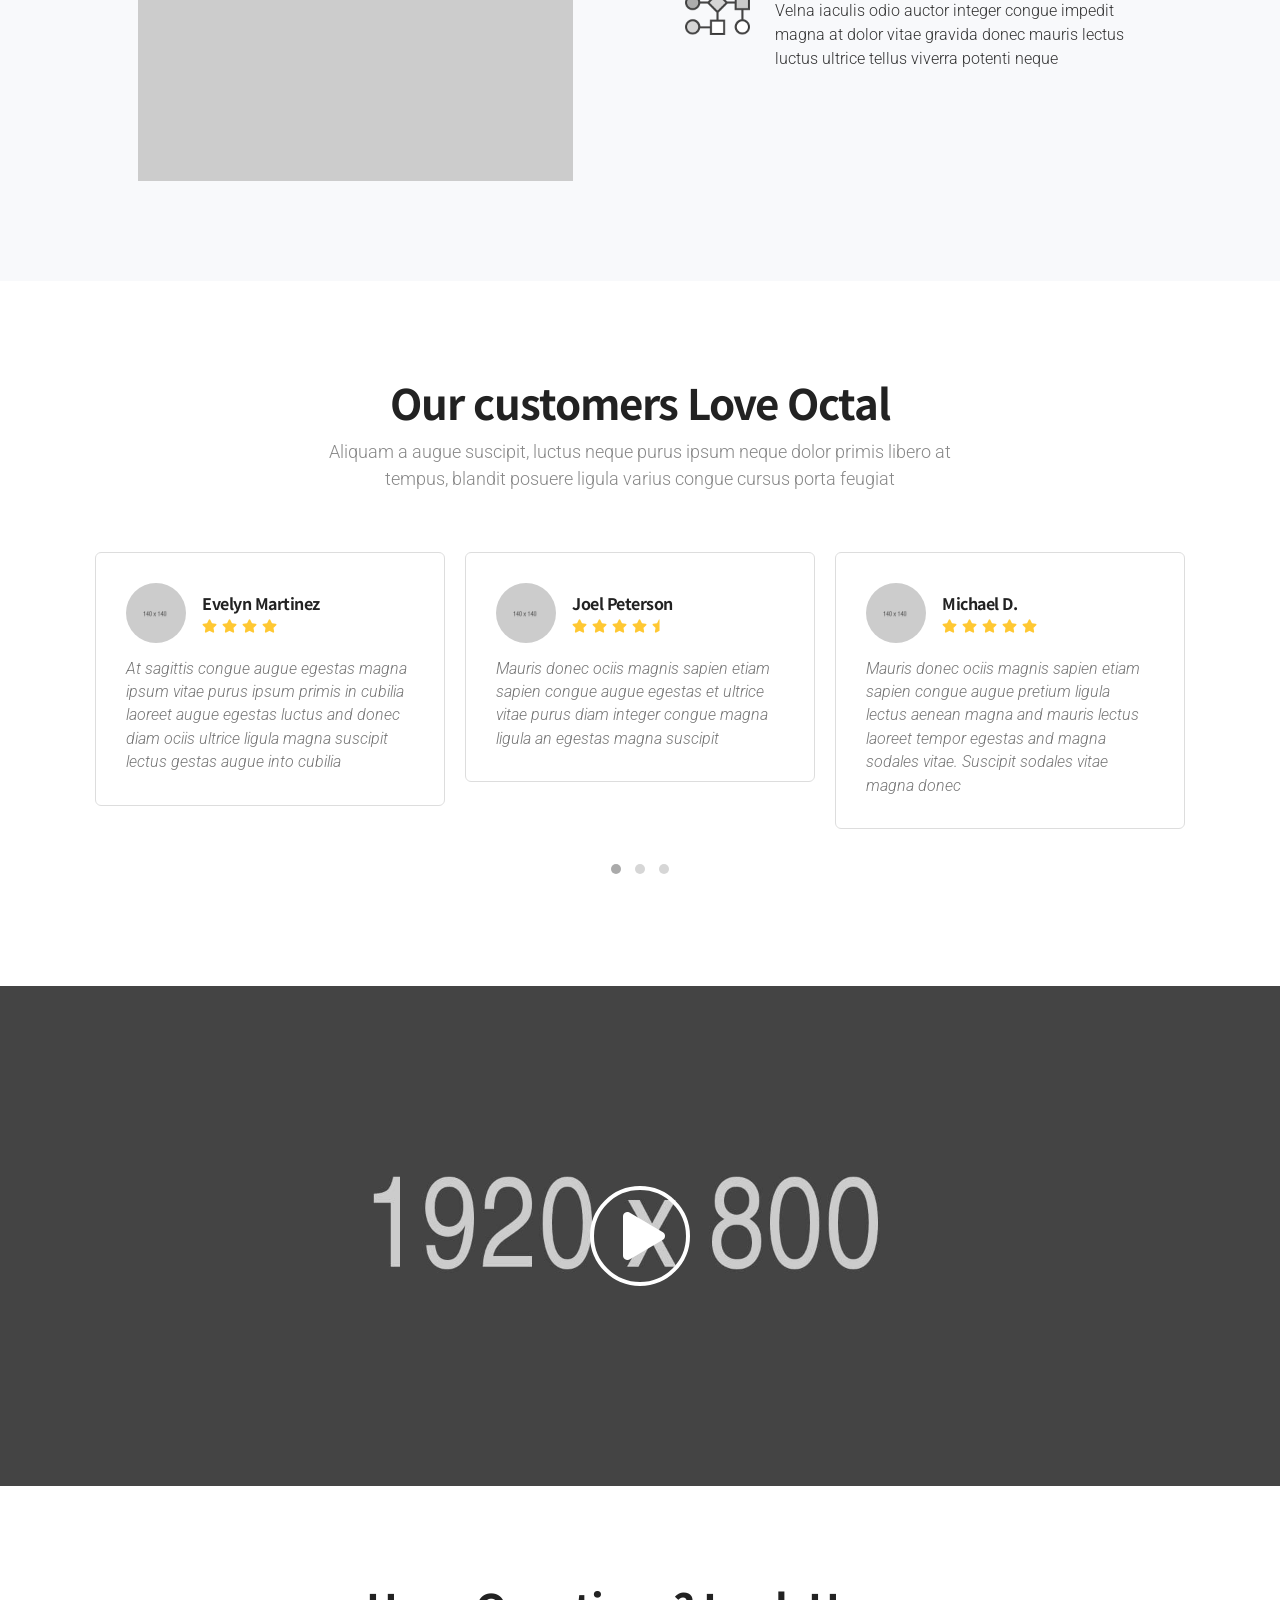
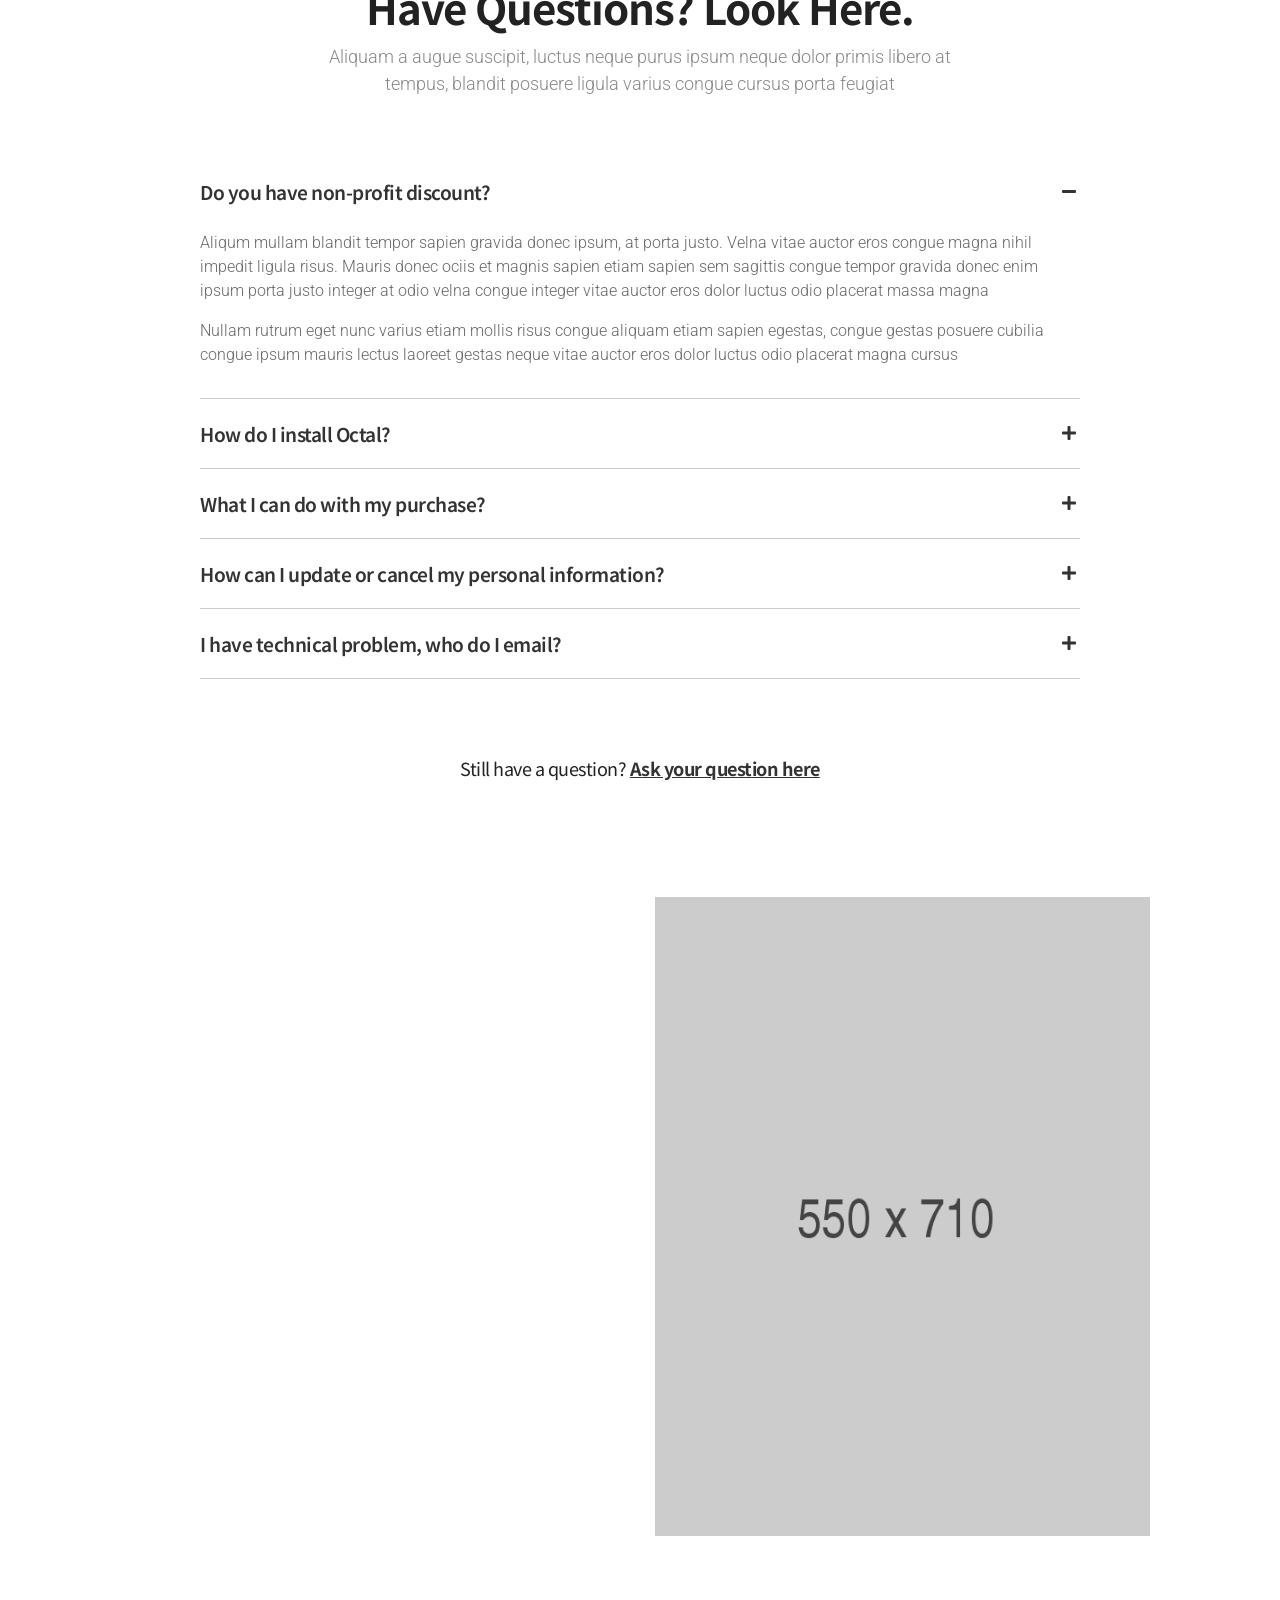
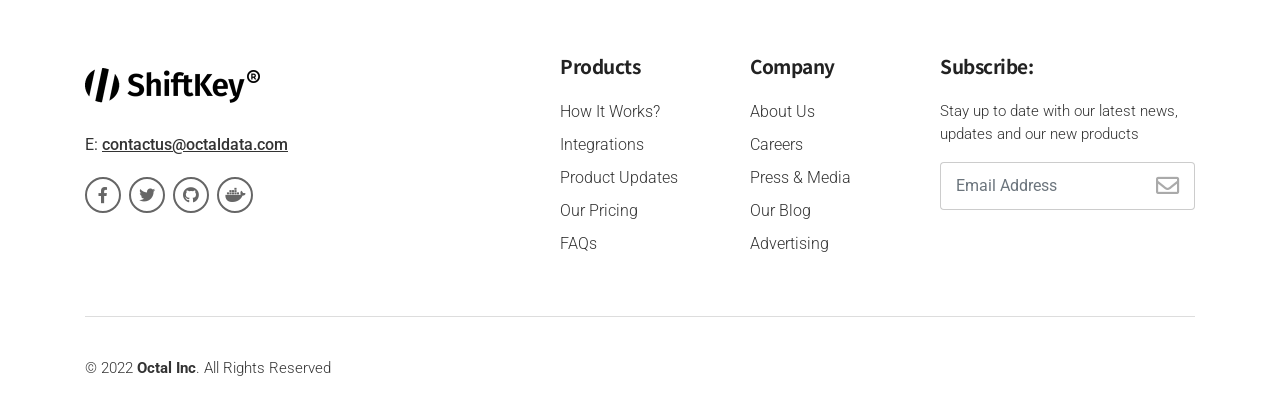
<file: shiftkey/HTML/website/index.html>
<!DOCTYPE html>
<!--[if lt IE 7 ]><html class="ie ie6" lang="en"> <![endif]-->
<!--[if IE 7 ]><html class="ie ie7" lang="en"> <![endif]-->
<!--[if IE 8 ]><html class="ie ie8" lang="en"> <![endif]-->
<!--[if (gte IE 9)|!(IE)]><!-->
<html lang="en">
	<head>
		<meta charset="utf-8">
		<meta http-equiv="X-UA-Compatible" content="IE=edge"/>
		<meta name="author" content="DSAThemes"/>
		<meta name="description" content="Octal - Streaming ops software"/>
		<meta name="keywords" content="streams, streaming, kafka, apache pulsar, red panda, topics">
		<meta name="viewport" content="width=device-width, initial-scale=1.0"/>

		<title>Octal - Own your stream ops</title>

		<link rel="shortcut icon" href="images/favicon.ico" type="image/x-icon">
		<link rel="icon" href="images/favicon.ico" type="image/x-icon">
		<link rel="apple-touch-icon" sizes="152x152" href="images/apple-touch-icon-152x152.png">
		<link rel="apple-touch-icon" sizes="120x120" href="images/apple-touch-icon-120x120.png">
		<link rel="apple-touch-icon" sizes="76x76" href="images/apple-touch-icon-76x76.png">
		<link rel="apple-touch-icon" href="images/apple-touch-icon.png">

		<link href="https://fonts.googleapis.com/css?family=Roboto:300,400,500,700,900" rel="stylesheet">
		<link href="https://fonts.googleapis.com/css?family=Noto+Sans+TC:300,400,500,700,900" rel="stylesheet">

		<link href="css/bootstrap.min.css" rel="stylesheet">

		<link href="https://use.fontawesome.com/releases/v5.7.2/css/all.css" integrity="sha384-fnmOCqbTlWIlj8LyTjo7mOUStjsKC4pOpQbqyi7RrhN7udi9RwhKkMHpvLbHG9Sr" rel="stylesheet" crossorigin="anonymous">
		<link href="css/flaticon.css" rel="stylesheet">

		<link href="css/magnific-popup.css" rel="stylesheet">
		<link href="css/owl.carousel.min.css" rel="stylesheet">
		<link href="css/owl.theme.default.min.css" rel="stylesheet">
		<link href="css/animate.css" rel="stylesheet">

		<!-- <link href="css/aqua-theme.css" rel="stylesheet">       -->
	    <link href="css/blue-theme.css" rel="stylesheet">
	    <!-- <link href="css/bluegrey-theme.css" rel="stylesheet">   -->
	    <!-- <link href="css/darkblue-theme.css" rel="stylesheet">   -->
	    <!-- <link href="css/green-theme.css" rel="stylesheet">      -->
	    <!-- <link href="css/darkgreen-theme.css" rel="stylesheet">  -->
	    <!-- <link href="css/deeporange-theme.css" rel="stylesheet"> -->
	    <!-- <link href="css/red-theme.css" rel="stylesheet">        -->
	    <!-- <link href="css/purple-theme.css" rel="stylesheet">     -->
	    <!-- <link href="css/tomato-theme.css" rel="stylesheet">     -->

		<link href="css/responsive.css" rel="stylesheet">

	</head>
	<body>


		<!-- PRELOADER SPINNER
		============================================= -->
		<div id="loader-wrapper">
			<div id="loader">
				<span class="cssload-loader">
					<span class="cssload-loader-inner"></span>
				</span>
			</div>
		</div>



		<!-- PAGE CONTENT
		============================================= -->
		<div id="page" class="page">


			<!-- HEADER
			============================================= -->
			<header id="header" class="header">
				<nav class="navbar fixed-top navbar-expand-md navbar-dark bg-tra hover-menu">
					<div class="container">


						<!-- LOGO IMAGE -->
				 		<a href="#hero-3" class="navbar-brand logo-white"><img src="images/logo-white.png" width="216" height="47" alt="header-logo"></a>


				 		<!-- Responsive Menu Button -->
				 		<button class="navbar-toggler" type="button" data-toggle="collapse" data-target="#navbarSupportedContent" aria-controls="navbarSupportedContent" aria-expanded="false" aria-label="Toggle navigation">
				   		 	<span class="navbar-bar-icon"><i class="fas fa-bars"></i></span>
				  		</button>


				  		<!-- Navigation Menu -->
				  		<div id="navbarSupportedContent" class="collapse navbar-collapse">
					   		<ul class="navbar-nav ml-auto">



					     		<!-- Dropdown Link -->
                      			<li class="nav-item dropdown">
		                            <a class="nav-link dropdown-toggle" href="#" id="navbarDropdownMenuLink" data-toggle="dropdown" aria-haspopup="true" aria-expanded="false">
		                                About
		                            </a>

		                            <!-- Dropdown Menu -->
                           			<ul class="dropdown-menu" aria-labelledby="navbarDropdownMenuLink">
		                                <li><a class="dropdown-item" href="#content-3">About Octal</a></li>
		                                <li><a class="dropdown-item" href="#content-2">Why Octal</a></li>
		                                <li><a class="dropdown-item" href="#content-7">Best Solutions</a></li>
		                                <li><a class="dropdown-item" href="#content-4">How It Works</a></li>
		                                <li><a class="dropdown-item" href="#video-3">Watch Video</a></li>
                            		</ul>
                        		</li>

                        		<li class="nav-item nl-simple"><a class="nav-link" href="#services-4">Features</a></li>
                        		<li class="nav-item nl-simple"><a class="nav-link" href="#reviews-1">Reviews</a></li>

					     		<!-- Dropdown Link -->
                      			<li class="nav-item dropdown">
		                            <a class="nav-link dropdown-toggle" href="#" id="navbarDropdownMenuLink" data-toggle="dropdown" aria-haspopup="true" aria-expanded="false">
		                                Pages
		                            </a>

		                            <!-- Dropdown Menu -->
                           			<ul class="dropdown-menu" aria-labelledby="navbarDropdownMenuLink">
		                                <li><a class="dropdown-item" href="about.html">About Octal</a></li>
		                                <li><a class="dropdown-item" href="pricing.html">Pricing Plans</a></li>
		                                <li><a class="dropdown-item" href="contacts.html">Contacts Us</a></li>
		                                <li><a class="dropdown-item" href="clients.html">Our Clients</a></li>
		                                <li><a class="dropdown-item" href="faqs.html">FAQs</a></li>
		                                <li><a class="dropdown-item" href="term.html">Terms & Privacy</a></li>
                            		</ul>
                        		</li>

                        		<li class="nav-item nl-simple"><a class="nav-link" href="#faqs-1">FAQs</a></li>

					      	</ul>

					      	<!-- Header Button -->
					      	<span class="navbar-text white-color">
								<a href="#cta-3" class="btn btn-tra-white primary-color-hover">Try For Free</a>
						    </span>

					    </div>	<!-- End Navigation Menu -->


					</div>	  <!-- End container -->
				</nav>	   <!-- End navbar -->
			</header>	<!-- END HEADER -->




			<!-- HERO-3
			============================================= -->
			<section id="hero-3" class="bg-scroll hero-section division">
				<div class="container">
					<div class="row d-flex align-items-center">


						<!-- HERO TEXT -->
						<div class="col-md-6 col-lg-5">
							<div class="hero-txt mb-40 white-color">

								<!-- Title -->
								<h2 class="txt-500">Own your data with Octal's feature rich streaming ops.</h2>

								<!-- Text -->
								<p class="p-md">Feugiat primis ligula risus auctor egestas augue mauri viverra tortor
								   in iaculis placerat magna feugiat mauris ipsum in viverra tortor gravida purus pretium
								</p>

								<!-- STORE BADGES -->
								<div class="stores-badge">

									<!-- AppStore -->
<!--									<a href="#" class="store">-->
<!--										<img class="appstore-original" src="images/store_badges/appstore.png" alt="appstore-logo" />-->
<!--									</a>-->

<!--									&lt;!&ndash; Google Play &ndash;&gt;-->
<!--									<a href="#" class="store">-->
<!--										<img class="googleplay-original" src="images/store_badges/googleplay.png" alt="googleplay-logo" />-->
<!--									</a>-->

									<!-- Aamazon Market
									<a href="#" class="store">
										<img class="amazon-original" src="images/store_badges/amazon.png" alt="amazon-logo" />
									</a>  -->

									<!-- Windows Market
									<a href="#" class="store">
										<img class="windows-original" src="images/store_badges/windows.png" alt="windows-logo" />
									</a> -->

									<!-- OS Prerequisite -->
									<p class="os-version">Current Release: Octal <span>1.0.1</span></p>

								</div>	<!-- END STORE BADGES -->

							</div>
						</div>	<!-- END HERO TEXT -->


						<!-- HERO IMAGE -->
						<div class="col-md-6 col-lg-7">
							<div class="hero-3-img text-center">
								<img class="img-fluid" src="images/hero-3-img.png" alt="hero-image">
							</div>
						</div>


					</div>    <!-- End row -->
				</div>     <!-- End container -->


				<!-- Bottom Wave -->
				<div class="bg-fixed hero-3-wave"></div>


			</section>	<!-- END HERO-3 -->




			<!-- SERVICES-4
			============================================= -->
			<section id="services-4" class="wide-50 services-section division">
				<div class="container">


					<!-- SECTION TITLE -->
					<div class="row">
						<div class="col-lg-10 offset-lg-1 section-title">

							<!-- Title 	-->
							<h3 class="h3-md">Why use Octal Stream Ops?</h3>

							<!-- Text -->
							<p class="p-md">Aliquam a augue suscipit, luctus neque purus ipsum neque dolor primis
							   libero at tempus, blandit posuere ligula varius congue cursus porta feugiat
							</p>

						</div>
					</div>


			 		<div class="row">


	 					<!-- SERVICE BOX #1 -->
	 					<div class="col-sm-6 col-md-4">
	 						<div class="sbox-4 wow fadeInUp" data-wow-delay="0.4s">

	 							<!-- Icon -->
								<img class="img-65" src="images/icons/smartphone-1.png" alt="service-icon" />

								<!-- Text -->
								<div class="sbox-4-txt">

									<!-- Title -->
									<h5 class="h5-sm">Quick Access</h5>

									<!-- Text -->
									<p>Porta semper lacus cursus, feugiat primis ultrice in ligula risus an auctor
									   tempus feugiat dolor an impedit
									</p>

								</div>

	 						</div>
	 					</div>


	 					<!-- SERVICE BOX #2 -->
	 					<div class="col-sm-6 col-md-4">
	 						<div class="sbox-4 wow fadeInUp" data-wow-delay="0.6s">

	 							<!-- Icon -->
								<img class="img-65" src="images/icons/settings-3.png" alt="service-icon" />

								<!-- Text -->
								<div class="sbox-4-txt">

									<!-- Title -->
									<h5 class="h5-sm">Powerful Settings</h5>

									<!-- Text -->
									<p>Porta semper lacus cursus, feugiat primis ultrice in ligula risus an auctor
									   tempus feugiat dolor an impedit
									</p>

								</div>

	 						</div>
	 					</div>


	 					<!-- SERVICE BOX #3 -->
	 					<div class="col-sm-6 col-md-4">
	 						<div class="sbox-4 wow fadeInUp" data-wow-delay="0.8s">

	 							<!-- Icon -->
								<img class="img-65" src="images/icons/smartphone-3.png" alt="service-icon" />

								<!-- Text -->
								<div class="sbox-4-txt">

									<!-- Title -->
									<h5 class="h5-sm">Multiple Widgets</h5>

									<!-- Text -->
									<p>Porta semper lacus cursus, feugiat primis ultrice in ligula risus an auctor
									   tempus feugiat dolor an impedit
									</p>

								</div>

	 						</div>
	 					</div>


	 					<!-- SERVICE BOX #4 -->
	 					<div class="col-sm-6 col-md-4">
	 						<div class="sbox-4 wow fadeInUp" data-wow-delay="1s">

	 							<!-- Icon -->
								<img class="img-65" src="images/icons/notification.png" alt="service-icon" />

								<!-- Text -->
								<div class="sbox-4-txt">

									<!-- Title -->
									<h5 class="h5-sm">Smart Notifications</h5>

									<!-- Text -->
									<p>Porta semper lacus cursus, feugiat primis ultrice in ligula risus an auctor
									   tempus feugiat dolor an impedit
									</p>

								</div>

	 						</div>
	 					</div>


	 					<!-- SERVICE BOX #5 -->
	 					<div class="col-sm-6 col-md-4">
	 						<div class="sbox-4 wow fadeInUp" data-wow-delay="1.2s">

	 							<!-- Icon -->
								<img class="img-65" src="images/icons/key-1.png" alt="service-icon" />

								<!-- Text -->
								<div class="sbox-4-txt">

									<!-- Title -->
									<h5 class="h5-sm">Concrete Security</h5>

									<!-- Text -->
									<p>Porta semper lacus cursus, feugiat primis ultrice in ligula risus an auctor
									   tempus feugiat dolor an impedit
									</p>

								</div>

	 						</div>
	 					</div>


	 					<!-- SERVICE BOX #6 -->
	 					<div class="col-sm-6 col-md-4">
	 						<div class="sbox-4 wow fadeInUp" data-wow-delay="1.4s">

	 							<!-- Icon -->
								<img class="img-65" src="images/icons/communication.png" alt="service-icon" />

								<!-- Text -->
								<div class="sbox-4-txt">

									<!-- Title -->
									<h5 class="h5-sm">Multi-language Support</h5>

									<!-- Text -->
									<p>Porta semper lacus cursus, feugiat primis ultrice in ligula risus an auctor
									   tempus feugiat dolor an impedit
									</p>

								</div>

	 						</div>
	 					</div>


			 		</div>	   <!-- End row -->


			 	</div>	   <!-- End container -->
			</section>	<!-- END SERVICES-4 -->




			<!-- CONTENT-3
			============================================= -->
			<section id="content-3" class="bg-lightgrey wide-60 content-section division">
			 	<div class="container">
			 		<div class="row d-flex align-items-center">


			 			<!-- TEXT BLOCK -->
			 			<div class="col-md-6">
			 				<div class="txt-block pc-30 wow fadeInUp" data-wow-delay="0.4s">
								<div id="list-tab" class="list-group primary-theme" role="tablist">


									<!-- TAB #1 NAVIGATION LINK -->
								    <a id="tab1-list" class="list-group-item list-group-item-action active" data-toggle="list" href="#tab-1" role="tab" aria-controls="tab-1">
								    	<div class="cbox-4">

								    		<!-- Text -->
											<h5 class="h5-sm">Feature Integration</h5>
											<p>Semper lacus cursus porta, feugiat primis in luctus ultrice tellus potenti neque
											   dolor in primis congue
											</p>

										</div>
								    </a>

								    <!-- TAB #2 NAVIGATION LINK -->
								    <a id="tab2-list" class="list-group-item list-group-item-action" data-toggle="list" href="#tab-2" role="tab" aria-controls="tab-2">
								    	<div class="cbox-4">

								    		<!-- Text -->
											<h5 class="h5-sm">Comments and Mentions</h5>
											<p>Lacus cursus porta,feugiat primis congue magna purus at pretium ligula rutrum
											   luctus and ultrice tellus
											</p>

										</div>
								    </a>

								    <!-- TAB #3 NAVIGATION LINK -->
								    <a id="tab3-list" class="list-group-item list-group-item-action" data-toggle="list" href="#tab-3" role="tab" aria-controls="tab-3">
								    	<div class="cbox-4">

								    		<!-- Text -->
											<h5 class="h5-sm">Elegant User Interface</h5>
											<p>Luctus congue magna at pretium purus pretium ligula rutrum neque incidunt tempor
											   laoreet ipsum rhoncus, tempor posuere ligula varius donec purus feugiat
											</p>

										</div>
								    </a>


								</div>
							</div>
			 			</div>	<!-- END TEXT BLOCK -->


			 			<!-- IMAGE BLOCK -->
			 			<div class="col-md-6">
			 				<div class="img-block pr-30 wow fadeInUp" data-wow-delay="0.6s">
								<div id="nav-tabContent" class="tab-content">


									<!-- TAB #1 IMAGE -->
								    <div id="tab-1" class="tab-pane show active" role="tabpanel" aria-labelledby="tab1-list">
								    	<img class="img-fluid" src="images/tab-1-img.png" alt="tab-image" />
								    </div>

								    <!-- TAB #2 IMAGE -->
								    <div id="tab-2" class="tab-pane" role="tabpanel" aria-labelledby="tab2-list">
								    	<div class="video-preview text-center">

							 				<!-- Change the link HERE!!! -->
											<a class="video-popup2" href="https://www.youtube.com/watch?v=7e90gBu4pas">

												<!-- Play Icon -->
												<div class="video-btn play-icon-pink">
													<div class="video-block-wrapper">
														<i class="fas fa-play"></i>
													</div>
												</div>

												<!-- Preview Image -->
												<img class="img-fluid" src="images/tab-2-img.png" alt="video-preview">

											</a>

								 		</div>
								    </div>

								    <!-- TAB #3 IMAGE -->
								    <div id="tab-3" class="tab-pane" role="tabpanel" aria-labelledby="tab3-list">
								    	<img class="img-fluid" src="images/tab-3-img.png" alt="tab-image" />
								    </div>


								 </div>
							</div>
			 			</div>	<!-- END IMAGE BLOCK -->


			 		</div>	   <!-- End row -->
			 	</div>	    <!-- End container -->
			</section>	 <!-- END CONTENT-3 -->




			<!-- CONTENT-2
			============================================= -->
			<section id="content-2" class="wide-60 content-section division">
				<div class="container">
					<div class="row d-flex align-items-center">


						<!-- IMAGE BLOCK -->
						<div class="col-md-6">
							<div class="img-block wow fadeInUp" data-wow-delay="0.6s">
								<img class="img-fluid" src="images/image-05.png" alt="content-image">
							</div>
						</div>


						<!-- TEXT BLOCK -->
						<div class="col-md-6">
							<div class="txt-block pc-30 wow fadeInUp" data-wow-delay="0.4s">

								<!-- Section ID -->
					 			<span class="section-id primary-color">Beauty of simplicity</span>

								<!-- Title -->
								<h3 class="h3-md">We are making design better for everyone</h3>

								<!-- CONTENT BOX #1 -->
								<div class="box-list m-top-15">
									<div class="box-list-icon"><i class="fas fa-genderless"></i></div>
									<p>Fringilla risus nec, luctus mauris  orci auctor purus euismod pretium purus
									   pretium ligula rutrum tempor sapien
									</p>
								</div>

								<!-- CONTENT BOX #2 -->
								<div class="box-list m-top-15">
									<div class="box-list-icon"><i class="fas fa-genderless"></i></div>
									<p>Sapien gravida donec pretium ipsum  porta justo integer at odio velna vitae auctor
									   integer congue magna purus pretium ligula rutrum luctus ultrice aliquam a augue
									   suscipit sapien
									</p>
								</div>

								<!-- CONTENT BOX #3 -->
								<div class="box-list">
									<div class="box-list-icon"><i class="fas fa-genderless"></i></div>
									<p>Nemo ipsam egestas volute turpis dolores ut aliquam quaerat sodales sapien
									   undo pretium purus ligula rutrum tempor
									</p>
								</div>

								<!-- Tools List -->
								<div class="tools-list mt-25">

									<!-- Text -->
									<h5 class="h5-xs">Technologies We Use:</h5>

									<!-- Icons -->
									<i class="fab fa-html5"></i>
									<i class="fab fa-css3-alt"></i>
									<i class="fab fa-js-square"></i>
									<i class="fab fa-php"></i>
									<i class="fab fa-mailchimp"></i>

								</div>

							</div>
						</div>	<!-- END TEXT BLOCK -->


					</div>    <!-- End row -->
				</div>	   <!-- End container -->
			</section>	<!-- END CONTENT-2 -->




			<!-- STATISTIC-1
			============================================= -->
			<div id="statistic-1" class="blue-waves wide-60 statistic-section division">
				<div class="container white-color">


					<!-- SECTION TITLE -->
					<div class="row">
						<div class="col-lg-10 offset-lg-1 section-title">

							<!-- Title 	-->
							<h3 class="h3-md">More Faster, More Powerful App</h3>

							<!-- Text -->
							<p class="p-md">Aliquam a augue suscipit, luctus neque purus ipsum neque dolor primis
							   libero at tempus, blandit posuere ligula varius congue cursus porta feugiat
							</p>

						</div>
					</div>


					<div class="row">
						<div class="col-md-10 col-lg-8 offset-md-1 offset-lg-2">
							<div class="row">


								<!-- STATISTIC BLOCK #1 -->
								<div class="col-sm-4">
									<div class="statistic-block wow fadeInUp" data-wow-delay="0.4s">
										<h5 class="statistic-number"><span class="count-element">38</span>%</h5>
										<p class="txt-400">Fast Load Time</p>
									</div>
								</div>


								<!-- STATISTIC BLOCK #2 -->
								<div class="col-sm-4">
									<div class="statistic-block wow fadeInUp" data-wow-delay="0.6s">
										<h5 class="statistic-number"><span class="count-element">47</span>%</h5>
										<p class="txt-400">More Productivity</p>
									</div>
								</div>


								<!-- STATISTIC BLOCK #3 -->
								<div class="col-sm-4">
									<div class="statistic-block wow fadeInUp" data-wow-delay="0.8s">
										<h5 class="statistic-number"><span class="count-element">43</span>%</h5>
										<p class="txt-400">Less RAM Loading</p>
									</div>
								</div>


							</div>
						</div>
					</div>	<!-- End row -->


				</div>	 <!-- End container -->
			</div>	 <!-- END STATISTIC-1 -->




			<!-- CONTENT-7
			============================================= -->
			<section id="content-7" class="wide-60 content-section division">
				<div class="container">
					<div class="row d-flex align-items-center">


						<!-- TEXT BLOCK -->
						<div class="col-md-6 col-xl-6">
							<div class="txt-block pc-30 wow fadeInUp" data-wow-delay="0.4s">

								<!-- Section ID -->
					 			<span class="section-id primary-color">Handling With Ease</span>

					 			<!-- Title -->
								<h3 class="h3-md">Do stuff stuff stuff and more stuff with Octal</h3>

								<!-- Text -->
								<p>An enim nullam tempor sapien gravida donec enim ipsum porta justo integer at odio velna
								   vitae auctor integer congue magna at pretium purus pretium ligula rutrum luctus risus
								   ultrice luctus in ligula blandit congue magna undo impedit
								</p>

								<!-- QUOTE -->
								<div class="quote primary-theme mt-20">

									<!-- Quote Text -->
									<p>"Lorem ipsum dolor sit amet, lectus laoreet impedit gestas. Aenean magna ligula eget
									   dolor suscipit egestas viverra dolor iaculis luctus magna suscipit egestas "
									</p>

									<!-- Quote Avatar -->
									<div class="quote-avatar">
										<img src="images/quote-avatar.jpg" alt="quote-avatar">
									</div>

									<!-- Quote Author -->
									<div class="quote-author">
										<h5 class="h5-xs">Joely Joel</h5>
										<span class="grey-color">CEO of BigCorp</span>
									</div>

								</div>

							</div>
						</div>	<!-- END TEXT BLOCK -->


						<!-- IMAGE BLOCK -->
						<div class="col-md-6 col-xl-5 offset-xl-1">
							<div class="content-7-img wow fadeInRight" data-wow-delay="0.6s">
								<img class="img-fluid" src="images/image-08.png" alt="content-image">
							</div>
						</div>


					</div>	  <!-- End row -->
				</div>	   <!-- End container -->
			</section>	<!-- END CONTENT-7 -->




			<!-- CONTENT-4
			============================================= -->
			<section id="content-4" class="bg-lightgrey wide-60 content-section division">
				<div class="container">
					<div class="row d-flex align-items-center">


						<!-- IMAGE BLOCK -->
						<div class="col-md-6">
							<div class="img-block wow fadeInUp" data-wow-delay="0.6s">
								<img class="img-fluid" src="images/image-01.png" alt="content-image">
							</div>
						</div>


						<!-- TEXT BLOCK -->
						<div class="col-md-6">
							<div class="txt-block pc-30 wow fadeInUp" data-wow-delay="0.4s">


								<!-- CONTENT BOX #1 -->
								<div class="cbox-3 icon-xs mb-10">

									<!-- Icon -->
									<img class="img-65" src="images/icons/calendar-1.png" alt="service-icon" />

									<!-- Text -->
									<div class="cbox-3-txt">

										<!-- Title -->
										<h5 class="h5-sm">Scheduling and Planning</h5>

										<!-- Text -->
										<p>Velna iaculis odio auctor integer congue impedit magna at dolor vitae gravida
										   donec mauris lectus luctus ultrice tellus viverra potenti neque
										</p>

									</div>

								</div>	<!-- END CONTENT BOX #1 -->


								<!-- CONTENT BOX #2 -->
								<div class="cbox-3 icon-xs mb-10">

									<!-- Icon -->
									<img class="img-65" src="images/icons/settings-1.png" alt="service-icon" />

									<!-- Text -->
									<div class="cbox-3-txt">

										<!-- Title -->
										<h5 class="h5-sm">Real Time Customization</h5>

										<!-- Text -->
										<p>Velna iaculis odio auctor integer congue impedit magna at dolor vitae gravida
										   donec mauris lectus luctus ultrice tellus viverra potenti neque
										</p>

									</div>

								</div>	<!-- END CONTENT BOX #2 -->


								<!-- CONTENT BOX #3 -->
								<div class="cbox-3 icon-xs">

									<!-- Icon -->
									<img class="img-65" src="images/icons/network-2.png" alt="service-icon" />

									<!-- Text -->
									<div class="cbox-3-txt">

										<!-- Title -->
										<h5 class="h5-sm">Transparent Workflow</h5>

										<!-- Text -->
										<p>Velna iaculis odio auctor integer congue impedit magna at dolor vitae gravida
										   donec mauris lectus luctus ultrice tellus viverra potenti neque
										</p>

									</div>

								</div>	<!-- END CONTENT BOX #3 -->

							</div>
						</div>	<!-- END TEXT BLOCK -->


					</div>    <!-- End row -->
				</div>	   <!-- End container -->
			</section>	<!-- END CONTENT-4 -->




			<!-- TESTIMONIALS-1
			============================================= -->
			<section id="reviews-1" class="wide-100 reviews-section division">
				<div class="container">


					<!-- SECTION TITLE -->
					<div class="row">
						<div class="col-lg-10 offset-lg-1 section-title">

							<!-- Title 	-->
							<h3 class="h3-md">Our customers Love Octal</h3>

							<!-- Text -->
							<p class="p-md">Aliquam a augue suscipit, luctus neque purus ipsum neque dolor primis
							   libero at tempus, blandit posuere ligula varius congue cursus porta feugiat
							</p>

						</div>
					</div>


					<!-- TESTIMONIALS CONTENT -->
					<div class="row">
						<div class="col-md-12">
							<div class="owl-carousel owl-theme reviews-holder">


								<!-- TESTIMONIAL #1 -->
								<div class="review-1">
									<div class="review-txt">

										<!-- Testimonial Author -->
										<div class="author-data clearfix">

											<!-- Author Avatar -->
											<div class="testimonial-avatar">
												<img src="images/review-author-1.jpg" alt="testimonial-avatar">
											</div>

											<!-- Author Data -->
											<div class="review-author">

												<h5 class="h5-xs">pebz13</h5>

												<!-- App Rating -->
												<div class="rating">
													<i class="fas fa-star"></i>
													<i class="fas fa-star"></i>
													<i class="fas fa-star"></i>
													<i class="fas fa-star"></i>
													<i class="fas fa-star-half"></i>
												</div>

											</div>

										</div>	<!-- End Testimonial Author -->

										<!-- Testimonial Text -->
										<p>Etiam sapien sem at sagittis congue an augue massa varius egestas a suscipit
										   magna tempus and aliquet porta vitae purus diam congue a magna undo
										</p>

									</div>
								</div>	<!--END  TESTIMONIAL #1 -->


								<!-- TESTIMONIAL #2 -->
								<div class="review-1">
									<div class="review-txt">

										<!-- Testimonial Author -->
										<div class="author-data clearfix">

											<!-- Author Avatar -->
											<div class="testimonial-avatar">
												<img src="images/review-author-2.jpg" alt="testimonial-avatar">
											</div>

											<!-- Author Data -->
											<div class="review-author">

												<h5 class="h5-xs">Evelyn Martinez</h5>

												<!-- App Rating -->
												<div class="rating">
													<i class="fas fa-star"></i>
													<i class="fas fa-star"></i>
													<i class="fas fa-star"></i>
													<i class="fas fa-star"></i>
												</div>

											</div>

										</div>	<!-- End Testimonial Author -->

										<!-- Testimonial Text -->
										<p>At sagittis congue augue egestas magna ipsum vitae purus ipsum primis in cubilia
										   laoreet augue egestas luctus and donec diam ociis ultrice ligula magna suscipit
										   lectus gestas augue into cubilia
										</p>

									</div>
								</div>	<!-- END TESTIMONIAL #2 -->


								<!-- TESTIMONIAL #3 -->
								<div class="review-1">
									<div class="review-txt">

										<!-- Testimonial Author -->
										<div class="author-data clearfix">

											<!-- Author Avatar -->
											<div class="testimonial-avatar">
												<img src="images/review-author-3.jpg" alt="testimonial-avatar">
											</div>

											<!-- Author Data -->
											<div class="review-author">

												<h5 class="h5-xs">Joel Peterson</h5>

												<!-- App Rating -->
												<div class="rating">
													<i class="fas fa-star"></i>
													<i class="fas fa-star"></i>
													<i class="fas fa-star"></i>
													<i class="fas fa-star"></i>
													<i class="fas fa-star-half"></i>
												</div>

											</div>

										</div>	<!-- End Testimonial Author -->

										<!-- Testimonial Text -->
										<p>Mauris donec ociis magnis sapien etiam sapien congue augue egestas et ultrice
										   vitae purus diam integer congue magna ligula an egestas magna suscipit
										</p>

									</div>
								</div>	<!-- END TESTIMONIAL #3 -->


								<!-- TESTIMONIAL #4 -->
								<div class="review-1">
									<div class="review-txt">

										<!-- Testimonial Author -->
										<div class="author-data clearfix">

											<!-- Author Avatar -->
											<div class="testimonial-avatar">
												<img src="images/review-author-4.jpg" alt="testimonial-avatar">
											</div>

											<!-- Author Data -->
											<div class="review-author">

												<h5 class="h5-xs">Michael D.</h5>

												<!-- App Rating -->
												<div class="rating">
													<i class="fas fa-star"></i>
													<i class="fas fa-star"></i>
													<i class="fas fa-star"></i>
													<i class="fas fa-star"></i>
													<i class="fas fa-star"></i>
												</div>

											</div>

										</div>	<!-- End Testimonial Author -->

										<!-- Testimonial Text -->
										<p>Mauris donec ociis magnis sapien etiam sapien congue augue pretium ligula
										   lectus aenean magna and mauris lectus laoreet tempor	egestas and magna sodales
										   vitae. Suscipit sodales vitae magna donec

										</p>

									</div>
								</div>	<!-- END TESTIMONIAL #4 -->


								<!-- TESTIMONIAL #5 -->
								<div class="review-1">
									<div class="review-txt">

										<!-- Testimonial Author -->
										<div class="author-data clearfix">

											<!-- Author Avatar -->
											<div class="testimonial-avatar">
												<img src="images/review-author-5.jpg" alt="testimonial-avatar">
											</div>

											<!-- Author Data -->
											<div class="review-author">

												<h5 class="h5-xs">Marisol19</h5>

												<!-- App Rating -->
												<div class="rating">
													<i class="fas fa-star"></i>
													<i class="fas fa-star"></i>
													<i class="fas fa-star"></i>
													<i class="fas fa-star"></i>
													<i class="fas fa-star"></i>
												</div>

											</div>

										</div>	<!-- End Testimonial Author -->

										<!-- Testimonial Text -->
										<p>An augue in cubilia laoreet magna and suscipit egestas magna ipsum at purus ipsum
										   primis in augue ultrice ligula and egestas and suscipit lectus gestas
										</p>

									</div>
								</div>	<!-- END TESTIMONIAL #5 -->


								<!-- TESTIMONIAL #6 -->
								<div class="review-1">
									<div class="review-txt">

										<!-- Testimonial Author -->
										<div class="author-data clearfix">

											<!-- Author Avatar -->
											<div class="testimonial-avatar">
												<img src="images/review-author-6.jpg" alt="testimonial-avatar">
											</div>

											<!-- Author Data -->
											<div class="review-author">

												<h5 class="h5-xs">Mark Hodges</h5>

												<!-- App Rating -->
												<div class="rating">
													<i class="fas fa-star"></i>
													<i class="fas fa-star"></i>
													<i class="fas fa-star"></i>
													<i class="fas fa-star"></i>
													<i class="fas fa-star"></i>
												</div>

											</div>

										</div>	<!-- End Testimonial Author -->

										<!-- Testimonial Text -->
										<p>An augue cubilia laoreet undo magna a suscipit egestas magna an ipsum ligula
										   vitae purus ipsum primis in cubilia
										</p>

									</div>
								</div>	<!-- END TESTIMONIAL #6 -->


								<!-- TESTIMONIAL #7 -->
								<div class="review-1">
									<div class="review-txt">

										<!-- Testimonial Author -->
										<div class="author-data clearfix">

											<!-- Author Avatar -->
											<div class="testimonial-avatar">
												<img src="images/review-author-7.jpg" alt="testimonial-avatar">
											</div>

											<!-- Author Data -->
											<div class="review-author">

												<h5 class="h5-xs">Isabel M.</h5>

												<!-- App Rating -->
												<div class="rating">
													<i class="fas fa-star"></i>
													<i class="fas fa-star"></i>
													<i class="fas fa-star"></i>
													<i class="fas fa-star"></i>
													<i class="fas fa-star-half"></i>
												</div>

											</div>

										</div>	<!-- End Testimonial Author -->

										<!-- Testimonial Text -->
										<p>Augue egestas volutpat egestas augue in cubilia laoreet magna suscipit luctus
										   and dolor blandit vitae purus diam tempus an aliquet porta rutrum gestas egestas
										</p>

									</div>
								</div>	<!-- END TESTIMONIAL #7 -->


								<!-- TESTIMONIAL #8 -->
								<div class="review-1">
									<div class="review-txt">

										<!-- Testimonial Author -->
										<div class="author-data clearfix">

											<!-- Author Avatar -->
											<div class="testimonial-avatar">
												<img src="images/review-author-8.jpg" alt="testimonial-avatar">
											</div>

											<!-- Author Data -->
											<div class="review-author">

												<h5 class="h5-xs">Tosha Wisdom</h5>

												<!-- App Rating -->
												<div class="rating">
													<i class="fas fa-star"></i>
													<i class="fas fa-star"></i>
													<i class="fas fa-star"></i>
													<i class="fas fa-star"></i>
													<i class="fas fa-star-half"></i>
												</div>

											</div>

										</div>	<!-- End Testimonial Author -->

										<!-- Testimonial Text -->
										<p>Augue egestas volutpat egestas augue in cubilia laoreet magna suscipit luctus
										   and dolor blandit vitae purus diam tempus
										</p>

									</div>
								</div>	<!-- END TESTIMONIAL #8 -->


								<!-- TESTIMONIAL #9-->
								<div class="review-1">
									<div class="review-txt">

										<!-- Testimonial Author -->
										<div class="author-data clearfix">

											<!-- Author Avatar -->
											<div class="testimonial-avatar">
												<img src="images/review-author-9.jpg" alt="testimonial-avatar">
											</div>

											<!-- Author Data -->
											<div class="review-author">

												<h5 class="h5-xs">James Delaney</h5>

												<!-- App Rating -->
												<div class="rating">
													<i class="fas fa-star"></i>
													<i class="fas fa-star"></i>
													<i class="fas fa-star"></i>
													<i class="fas fa-star"></i>
													<i class="fas fa-star"></i>
												</div>

											</div>

										</div>	<!-- End Testimonial Author -->

										<!-- Testimonial Text -->
										<p>Augue egestas volutpat egestas augue in cubilia laoreet magna suscipit luctus
										   magna dolor neque est gravida
										</p>

									</div>
								</div>	<!-- END TESTIMONIAL #9 -->


							</div>
						</div>
					</div>	<!-- END TESTIMONIALS CONTENT -->


				</div>	   <!-- End container -->
			</section>	 <!-- END TESTIMONIALS-1 -->




			<!-- VIDEO-3
			============================================= -->
			<div id="video-3" class="video-section division">
			 	<div class="container">
			 		<div class="row">


			 			<!-- VIDEO LINK -->
			 			<div class="col-md-12">
				 			<div class="video-preview text-center">

				 				<!-- Change the link HERE!!! -->
								<a class="video-popup1" href="https://www.youtube.com/embed/SZEflIVnhH8">

									<!-- Play Icon -->
									<div class="video-btn play-icon-tra">
										<div class="video-block-wrapper">
											<i class="fas fa-play"></i>
										</div>
									</div>

								</a>

					 		</div>
					 	</div>	<!-- END VIDEO LINK -->


			 		</div>	  <!-- End row -->
			 	</div>	  <!-- End container -->
			</div>	  <!-- END VIDEO-3 -->




			<!-- FAQs-1
			============================================= -->
			<section id="faqs-1" class="wide-100 faqs-section division">
				<div class="container">


					<!-- SECTION TITLE -->
					<div class="row">
						<div class="col-lg-10 offset-lg-1 section-title">

							<!-- Title 	-->
							<h3 class="h3-md">Have Questions? Look Here.</h3>

							<!-- Text -->
							<p class="p-md">Aliquam a augue suscipit, luctus neque purus ipsum neque dolor primis
							   libero at tempus, blandit posuere ligula varius congue cursus porta feugiat
							</p>

						</div>
					</div>


					<!-- QUESTIONS HOLDER -->
					<div class="row">
						<div class="col-xl-10 offset-xl-1">
				 			<div id="accordion" role="tablist">


			 					<!-- ACCORDION CARD #1 -->
			 					<div class="card">

			 						<!-- Card Title -->
								    <div class="card-header" role="tab" id="headingOne">
								      	<h5 class="h5-sm">
								       		<a data-toggle="collapse" href="#collapseOne" role="button" aria-expanded="true" aria-controls="collapseOne">
								         	   Do you have non-profit discount?
								        	</a>
								    	 </h5>
								    </div>

								    <!-- Card Content -->
								    <div id="collapseOne" class="collapse show" role="tabpanel" aria-labelledby="headingOne" data-parent="#accordion">
								     	<div class="card-body">

									        <!-- Text -->
											<p>Aliqum  mullam blandit tempor sapien gravida donec ipsum, at porta justo. Velna vitae
											   auctor eros congue magna nihil impedit ligula risus. Mauris donec ociis et magnis sapien
											   etiam sapien sem sagittis congue tempor gravida donec enim ipsum porta justo integer at
											   odio velna congue integer vitae auctor eros dolor luctus odio placerat massa magna
											</p>

											<!-- Text -->
											<p>Nullam rutrum eget nunc varius etiam mollis risus congue aliquam etiam sapien egestas,
											   congue gestas posuere cubilia congue ipsum mauris lectus laoreet gestas neque vitae
											   auctor eros dolor luctus odio placerat magna cursus
											</p>

								     	</div>
								   	</div>


								</div>	<!-- END ACCORDION CARD #1 -->


								<!-- ACCORDION CARD #2 -->
								<div class="card">

									<!-- Card Title -->
								    <div class="card-header" role="tab" id="headingTwo">
								      	<h5 class="h5-sm">
								       	    <a class="collapsed" data-toggle="collapse" href="#collapseTwo" role="button" aria-expanded="false" aria-controls="collapseTwo">
								          		How do I install Octal?
								        	</a>
								     	 </h5>
								    </div>

								    <!-- Card Content -->
								    <div id="collapseTwo" class="collapse" role="tabpanel" aria-labelledby="headingTwo" data-parent="#accordion">
								      	<div class="card-body">

								      		<p>Maecenas gravida porttitor nunc, quis vehicula magna luctus tempor. Quisque vel laoreet
								      		   turpis. Urna augue, viverra a augue eget, dictum tempor diam. Sed pulvinar consectetur
								      		   nibh, vel imperdiet dui varius viverra. Pellentesque ac massa lorem. Fusce eu cursus est.
								      		   Fusce non nulla vitae massa placerat vulputate vel a purus
											</p>

								     	 </div>
								    </div>

								</div>	<!-- END ACCORDION CARD #2 -->


								<!-- ACCORDION CARD #3 -->
								<div class="card">

								 	<!-- Card Title -->
								    <div class="card-header" role="tab" id="headingThree">
								      	<h5 class="h5-sm">
								        	<a class="collapsed" data-toggle="collapse" href="#collapseThree" role="button" aria-expanded="false" aria-controls="collapseThree">
								         		What I can do with my purchase?
								        	</a>
								     	 </h5>
								    </div>

								    <!-- Card Content -->
								    <div id="collapseThree" class="collapse" role="tabpanel" aria-labelledby="headingThree" data-parent="#accordion">
								      	<div class="card-body">

								      		<!-- Text -->
											<p>Nullam rutrum eget nunc varius etiam mollis risus congue aliquam etiam sapien egestas,
											   congue gestas posuere cubilia congue ipsum mauris lectus laoreet gestas neque vitae
											   auctor eros dolor luctus odio placerat magna cursus
											</p>

											<!-- List -->
											<ul class="txt-list">

												<li>Vitae auctor integer congue magna at pretium purus pretium ligula rutrum luctus
												    risus eros dolor auctor
												</li>

												<li>Sagittis congue augue egestas volutpat egestas magna suscipit egestas magna ipsum
												    vitae purus efficitur ipsum primis in cubilia laoreet augue egestas luctus donec
												    diam.Tempor sapien gravida donec enim ipsum blandit magna at purus pretium ligula
												    rutrum luctus gravida donec porta justo integer
												</li>

												<li>Justo odio integer a velna lectus aenean magna and mauris lectus pretium ligula rutrum
												    luctus risus ac risus auctor gravida donec congue tempor gravida donec enim ipsum porta
												    justo integer
												</li>

											</ul>

								      	</div>
								    </div>

								</div>	  <!-- END ACCORDION CARD #3 -->


								<!-- ACCORDION CARD #4 -->
								<div class="card">

								 	<!-- Card Title -->
								    <div class="card-header" role="tab" id="headingFour">
								      	<h5 class="h5-sm">
								        	<a class="collapsed" data-toggle="collapse" href="#collapseFour" role="button" aria-expanded="false" aria-controls="collapseFour">
								         		How can I update or cancel my personal information?
								        	</a>
								     	 </h5>
								    </div>

								    <!-- Card Content -->
								    <div id="collapseFour" class="collapse" role="tabpanel" aria-labelledby="headingFour" data-parent="#accordion">
								      	<div class="card-body">

								      		<!-- Text -->
											<p>Aliqum  mullam blandit tempor sapien gravida donec ipsum, at porta justo. Velna vitae
											   auctor eros congue magna nihil impedit ligula risus. Mauris donec ociis et magnis sapien
											   etiam sapien sem sagittis congue tempor gravida donec enim ipsum porta justo integer at
											   odio velna congue integer vitae auctor eros dolor luctus odio placerat
											</p>

								      	</div>
								    </div>

								</div>	  <!-- END ACCORDION CARD #4 -->


								<!-- ACCORDION CARD #5 -->
								<div class="card">

								 	<!-- Card Title -->
								    <div class="card-header" role="tab" id="headingFive">
								      	<h5 class="h5-sm">
								        	<a class="collapsed" data-toggle="collapse" href="#collapseFive" role="button" aria-expanded="false" aria-controls="collapseFive">
								         		I have technical problem, who do I email?
								        	</a>
								     	 </h5>
								    </div>

								    <!-- Card Content -->
								    <div id="collapseFive" class="collapse" role="tabpanel" aria-labelledby="headingFive" data-parent="#accordion">
								      	<div class="card-body">

								      		<!-- Text -->
											<p>Curabitur ac dapibus libero. Quisque eu tristique neque. Phasellus blandit tristique justo
											   ut aliquam. Aliquam vitae molestie nunc. Quisque sapien justo, aliquet non molestie sed purus,
											   venenatis nec. Aliquam eget lacinia elit. Vestibulum tincidunt tincidunt massa, et porttitor
											</p>

											<!-- Text -->
											<p>Nullam non scelerisque lectus. In at mauris vel nisl convallis porta at vitae dui. Nam lacus
											   ligula, vulputate molestie bibendum quis, aliquet elementum massa. Vestibulum ut sagittis odio
											</p>

								      	</div>
								    </div>

								</div>	  <!-- END ACCORDION CARD #5 -->


							</div>	<!-- END ACCORDION -->
						</div>
					</div>	<!-- END QUESTIONS HOLDER -->


					<!-- MORE QUESTIONS BUTTON -->
					<div class="row">
						<div class="col-md-12 text-center">
							<div class="more-questions">
								<h5 class="h5-xs">Still have a question? <a href="faqs.htm">Ask your question here</a></h5>
							</div>
						</div>
					</div>


				</div>	   <!-- End container -->
			</section>	<!-- END FAQs-1 -->




			<!-- CALL TO ACTION-3
			============================================= -->
			<section id="cta-3" class="cta-section">
				<div class="blue-textured cta-3-content division">
					<div class="container white-color">
				 		<div class="row d-flex align-items-center">


							<!-- CALL TO ACTION TEXT -->
							<div class="col-md-6">
								<div class="cta-txt pc-45">

									<!-- Title -->
									<h3 class="h3-lg">Work smarter with powerful tools</h3>

									<!-- Text -->
									<p class="p-md">Feugiat eros, ac ligula massa in faucibus orci luctus et ultrices posuere
									   cubilia curae integer congue leo metus, eu mollis lorem primis in orci integer metus mollis
									</p>

									<!-- STORE BADGES -->
									<div class="stores-badge">

										<!-- AppStore -->
										<a href="#" class="store">
											<img class="appstore-white" src="images/store_badges/appstore-tra-white.png" alt="appstore-logo">
										</a>

										<!-- Google Play -->
										<a href="#" class="store">
											<img class="googleplay-white" src="images/store_badges/googleplay-tra-white.png" alt="googleplay-logo">
										</a>

										<!-- OS Prerequisite -->
										<p class="os-version">* Available on iPhone, iPad and all Android devices from 5.5</p>

									</div>

								</div>
							</div>	<!--END DOWNLOAD TXT -->


							<!-- CALL TO ACTION IMAGE -->
							<div class="col-md-6">
								<div class="cta-3-img text-center pr-45">
									<img class="img-fluid" src="images/cta-3-img.png" alt="cta-image">
								</div>
							</div>


				 		</div>	   <!-- End row -->
				 	</div>	   <!-- End container -->
			 	</div>		<!-- End Inner Background -->
			</section>	<!-- END CALL TO ACTION-3 -->




			<!-- FOOTER-2
			============================================= -->
			<footer id="footer-2" class="wide-40 footer division">
				<div class="container">


					<!-- FOOTER CONTENT -->
					<div class="row">


						<!-- FOOTER INFO -->
						<div class="col-md-10 col-lg-4">
							<div class="footer-info mb-40">

								<!-- Footer Logo -->
								<!-- For Retina Ready displays take a image with double the amount of pixels that your image will be displayed (e.g 350 x 70  pixels) -->
								<img src="images/footer-logo.png" width="175" height="35" alt="footer-logo">

								<!-- Email -->
								<p class="foo-email">E: <a href="mailto:yourdomain@mail.com">contactus@octaldata.com</a></p>

								<!-- Social Icons -->
								<div class="footer-socials-links mt-20">
									<ul class="foo-socials text-center clearfix">

										<li><a href="#" class="ico-facebook"><i class="fab fa-facebook-f"></i></a></li>
										<li><a href="#" class="ico-twitter"><i class="fab fa-twitter"></i></a></li>
										<li><a href="#" class="ico-github"><i class="fab fa-github"></i></a></li>
										<li><a href="#" class="ico-docker"><i class="fab fa-docker"></i></a></li>

										<!--
										<li><a href="#" class="ico-behance"><i class="fab fa-behance"></i></a></li>
										<li><a href="#" class="ico-dribbble"><i class="fab fa-dribbble"></i></a></li>
										<li><a href="#" class="ico-instagram"><i class="fab fa-instagram"></i></a></li>
										<li><a href="#" class="ico-linkedin"><i class="fab fa-linkedin-in"></i></a></li>
										<li><a href="#" class="ico-pinterest"><i class="fab fa-pinterest-p"></i></a></li>
										<li><a href="#" class="ico-youtube"><i class="fab fa-youtube"></i></a></li>
										<li><a href="#" class="ico-vk"><i class="fab fa-vk"></i></a></li>
										<li><a href="#" class="ico-yelp"><i class="fab fa-yelp"></i></a></li>
										<li><a href="#" class="ico-yahoo"><i class="fab fa-yahoo"></i></a></li>
									    -->

									</ul>
								</div>

							</div>
						</div>	<!-- END FOOTER INFO -->


						<!-- FOOTER PRODUCTS LINKS -->
						<div class="col-md-3 col-lg-2 offset-lg-1">
							<div class="footer-links mb-40">

								<!-- Title -->
								<h5 class="h5-sm">Products</h5>

								<!-- Footer List -->
								<ul class="clearfix">
									<li><a href="#">How It Works?</a></li>
									<li><a href="#">Integrations</a></li>
									<li><a href="#">Product Updates</a></li>
									<li><a href="#">Our Pricing</a></li>
									<li><a href="#">FAQs</a></li>
								</ul>

							</div>
						</div>


						<!-- FOOTER COMPANY LINKS -->
						<div class="col-md-3 col-lg-2">
							<div class="footer-links mb-40">

								<!-- Title -->
								<h5 class="h5-sm">Company</h5>

								<!-- Footer Links -->
								<ul class="clearfix">
									<li><a href="#">About Us</a></li>
									<li><a href="#">Careers</a></li>
									<li><a href="#">Press & Media</a></li>
									<li><a href="#">Our Blog</a></li>
									<li><a href="#">Advertising</a></li>
								</ul>

							</div>
						</div>


						<!-- FOOTER NEWSLETTER FORM -->
						<div class="col-md-6 col-lg-3">
							<div class="footer-form mb-20">

								<!-- Title -->
								<h5 class="h5-sm">Subscribe:</h5>

								<!-- Text -->
								<p class="p-sm m-bottom-20">Stay up to date with our latest news, updates and our new products</p>

								<!-- Newsletter Form Input -->
								<form class="newsletter-form">

									<div class="input-group">
										<input type="email" class="form-control" placeholder="Email Address" required id="s-email">
										<span class="input-group-btn">
											<button type="submit" class="btn">
												<i class="far fa-envelope"></i>
											</button>
										</span>
									</div>

									<!-- Newsletter Form Notification -->
									<label for="s-email" class="form-notification"></label>

								</form>

							</div>
						</div>	<!-- END FOOTER NEWSLETTER FORM -->


					</div>	  <!-- END FOOTER CONTENT -->


					<!-- FOOTER COPYRIGHT -->
					<div class="bottom-footer">
						<div class="row">
							<div class="col-md-12">
								<p class="footer-copyright">&copy; 2022 <span>Octal Inc</span>. All Rights Reserved</p>
							</div>
						</div>
					</div>


				</div>	   <!-- End container -->
			</footer>	<!-- END FOOTER-2 -->




			<!-- STICKY BOTTOM FORM
			============================================= -->
			<div id="sticky-form">
				<div class="nb-form">

					<!-- Text -->
					<p class="nb-form-title">Send a Message</p>

					<!-- Assistant Avatar -->
					<img class="assistant-avatar" src="images/assistant-avatar.jpg" alt="assistant-avatar">

	            	<!-- QUICK FORM -->
	                <div class="bottom-form-holder">
						<form name="quickform" class="quick-form">

							<!-- Contact Form Input -->
							<div id="bottom-input-name">
								<input type="text" name="name" class="bottom-form-control bname" placeholder="Your Name*">
							</div>

							<div id="bottom-input-email">
								<input type="text" name="email" class="bottom-form-control bemail" placeholder="Email Address*">
							</div>

							<div id="bottom-input-message">
								<textarea class="bottom-form-control bmessage" name="message" rows="4" placeholder="Your Message ..."></textarea>
							</div>

							<!-- Contact Form Button -->
							<div class="m-top-15 form-btn text-right">
								<button type="submit" class="btn btn-primary-color submit black-hover">Send Message</button>
							</div>

							<!-- Contact Form Message -->
							<div class="col-lg-12 contact-form-msg text-center">
								<div class="sending-msg"><span class="loading"></span></div>
							</div>

						</form>
					</div>

				</div>
			</div>	  <!-- END STICKY BOTTOM FORM -->


		</div>	<!-- END PAGE CONTENT -->


		<!-- EXTERNAL SCRIPTS
		============================================= -->
		<script src="js/jquery-3.3.1.min.js"></script>
		<script src="js/bootstrap.min.js"></script>
		<script src="js/modernizr.custom.js"></script>
		<script src="js/jquery.easing.js"></script>
		<script src="js/jquery.appear.js"></script>
		<script src="js/jquery.stellar.min.js"></script>
		<script src="js/jquery.scrollto.js"></script>
		<script src="js/owl.carousel.min.js"></script>
		<script src="js/jquery.magnific-popup.min.js"></script>
		<script src="js/imagesloaded.pkgd.min.js"></script>
		<script src="js/isotope.pkgd.min.js"></script>
		<script src="js/hero-form.js"></script>
		<script src="js/register-form.js"></script>
		<script src="js/contact-form.js"></script>
		<script src="js/quick-form.js"></script>
		<script src="js/comment-form.js"></script>
		<script src="js/jquery.validate.min.js"></script>
		<script src="js/jquery.ajaxchimp.min.js"></script>
		<script src="js/wow.js"></script>

		<!-- Custom Script -->
		<script src="js/custom.js"></script>

		<script>
			new WOW().init();
		</script>

		<!-- HTML5 shim, for IE6-8 support of HTML5 elements. All other JS at the end of file. -->
		<!-- [if lt IE 9]>
			<script src="js/html5shiv.js" type="text/javascript"></script>
			<script src="js/respond.min.js" type="text/javascript"></script>
		<![endif] -->

	</body>

</html>
</file>
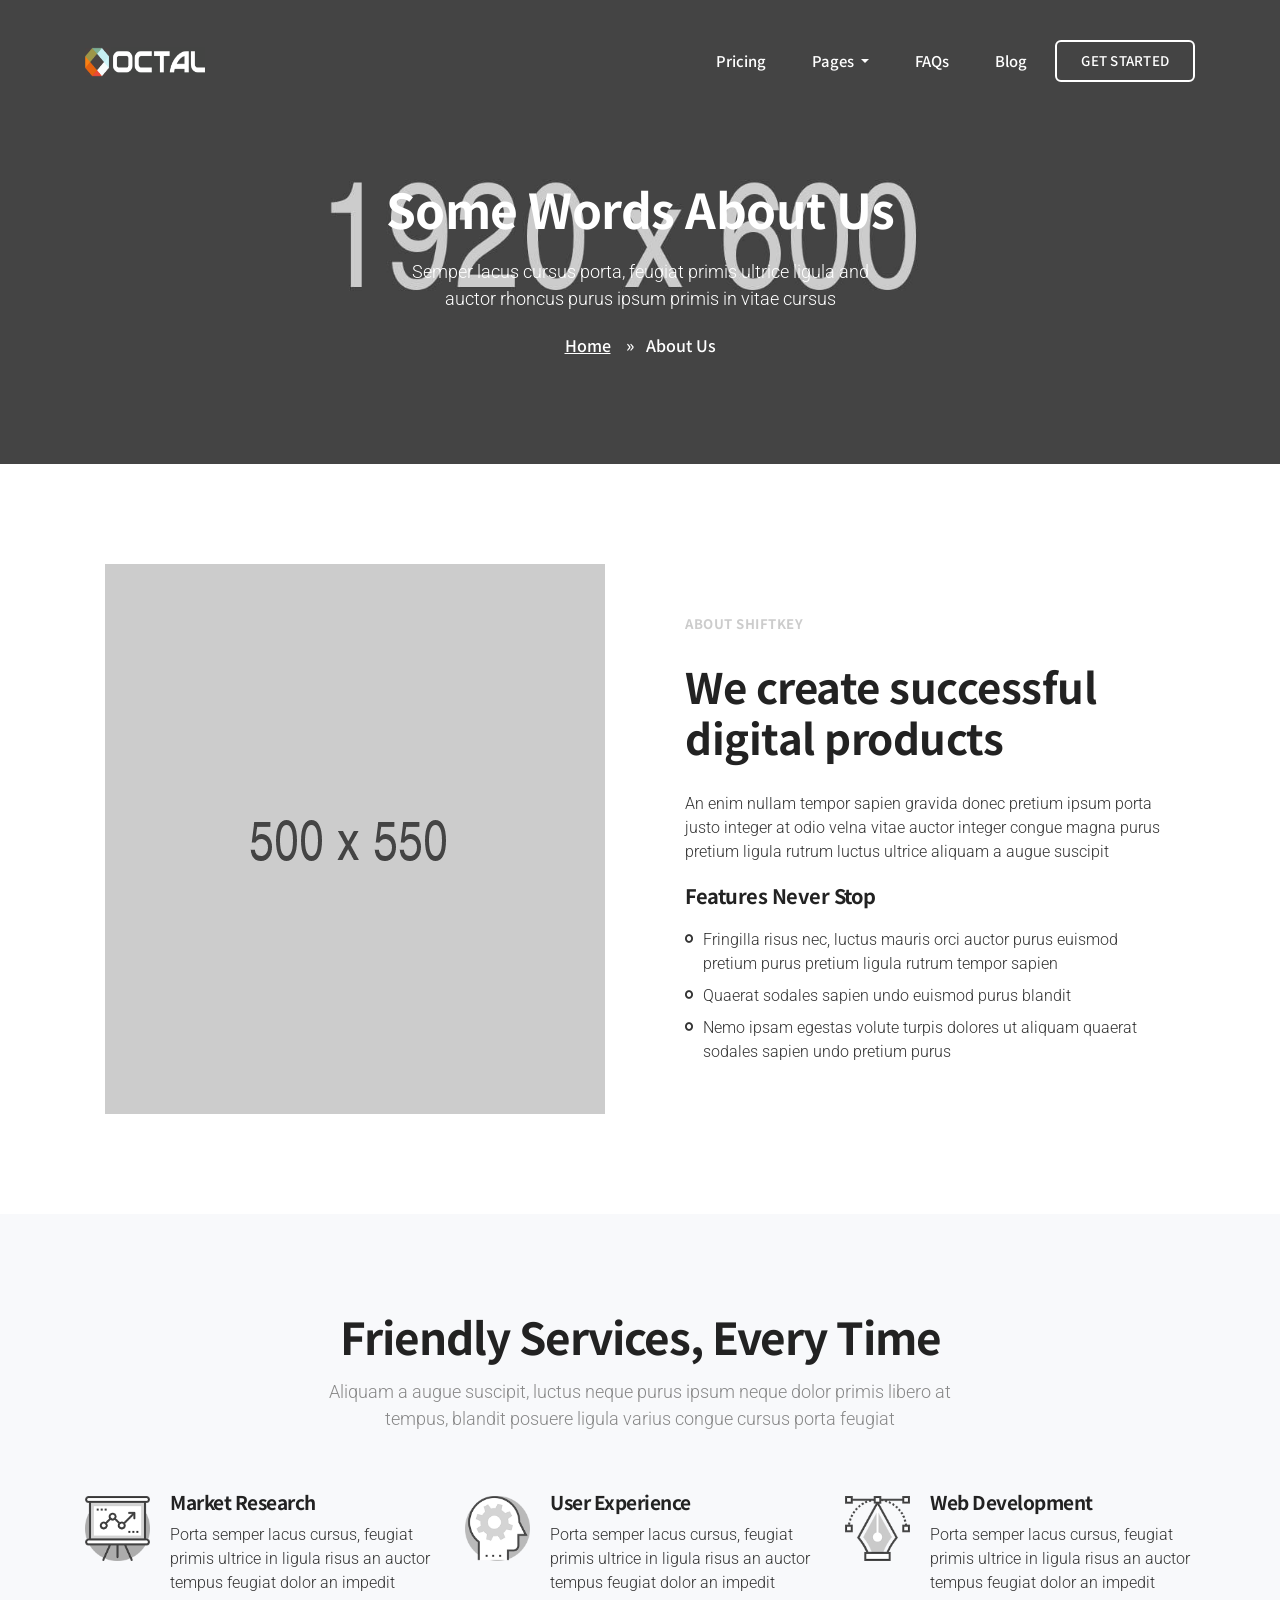
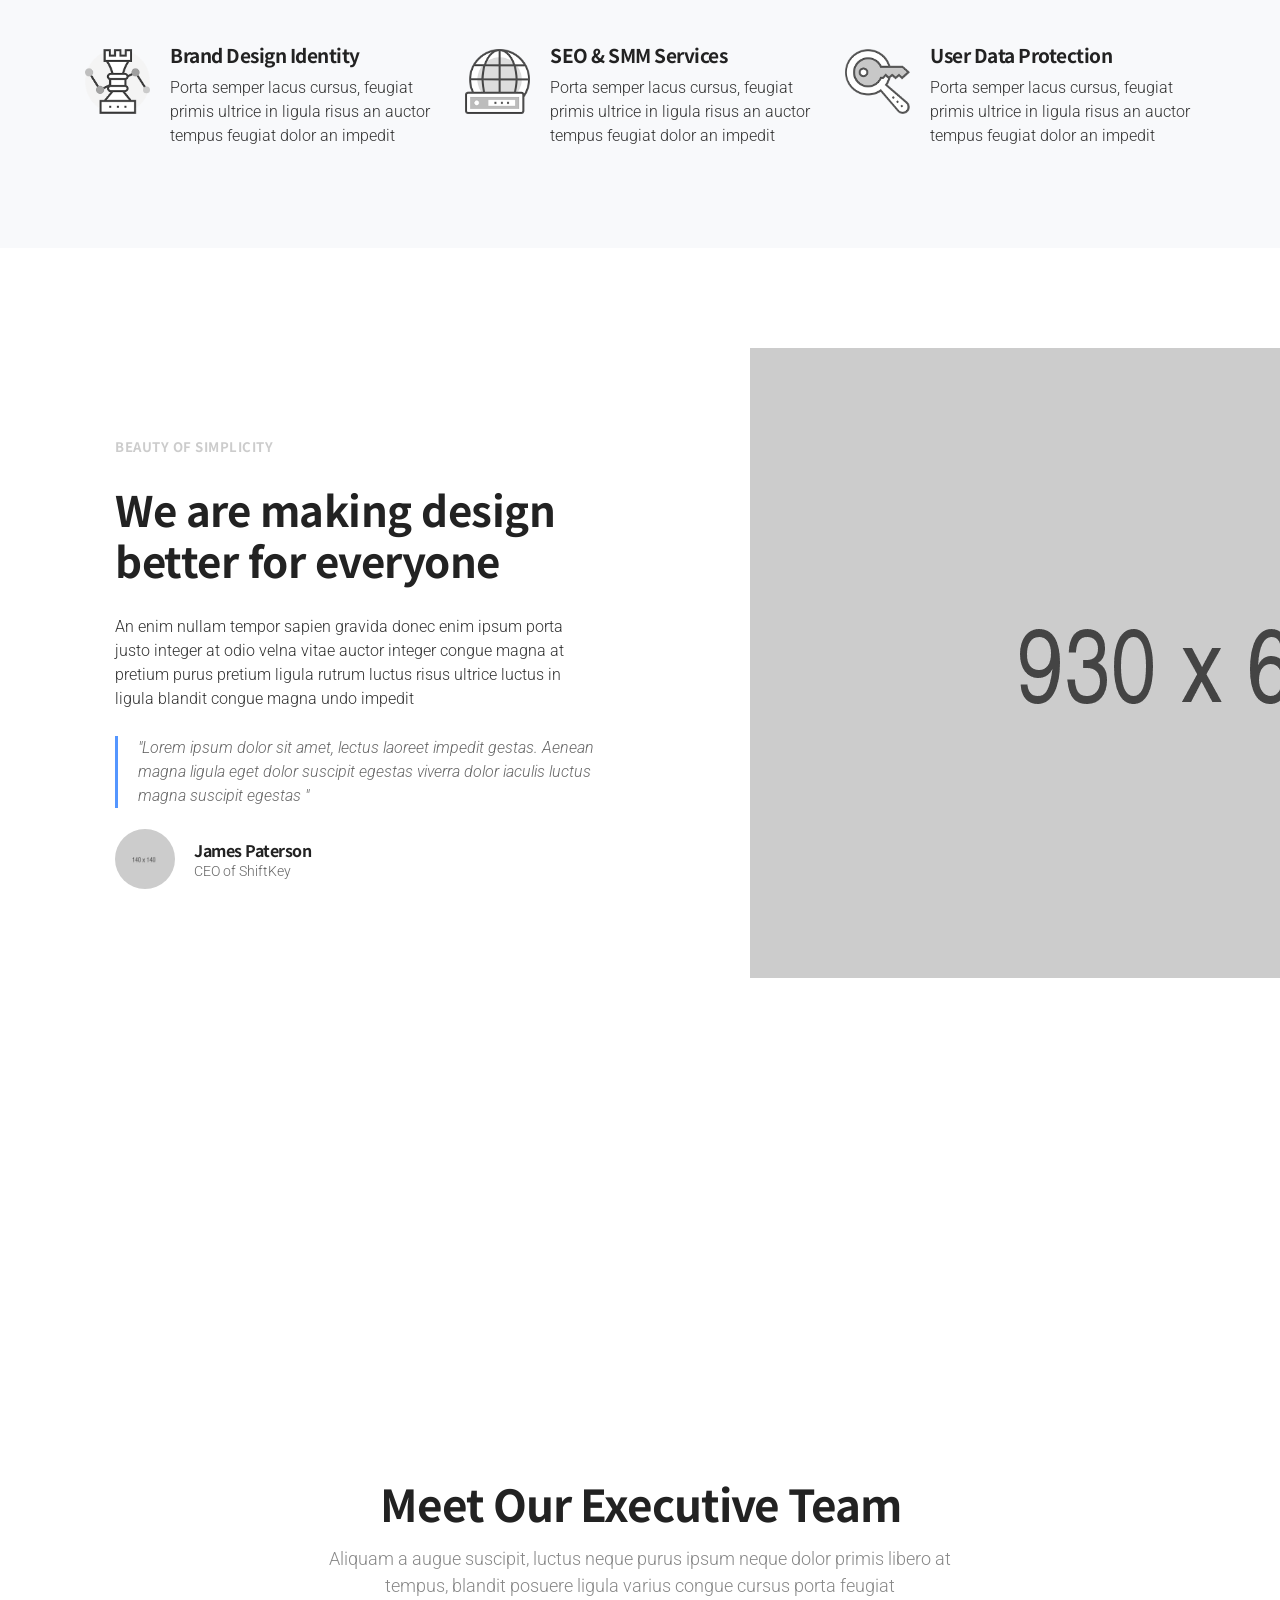
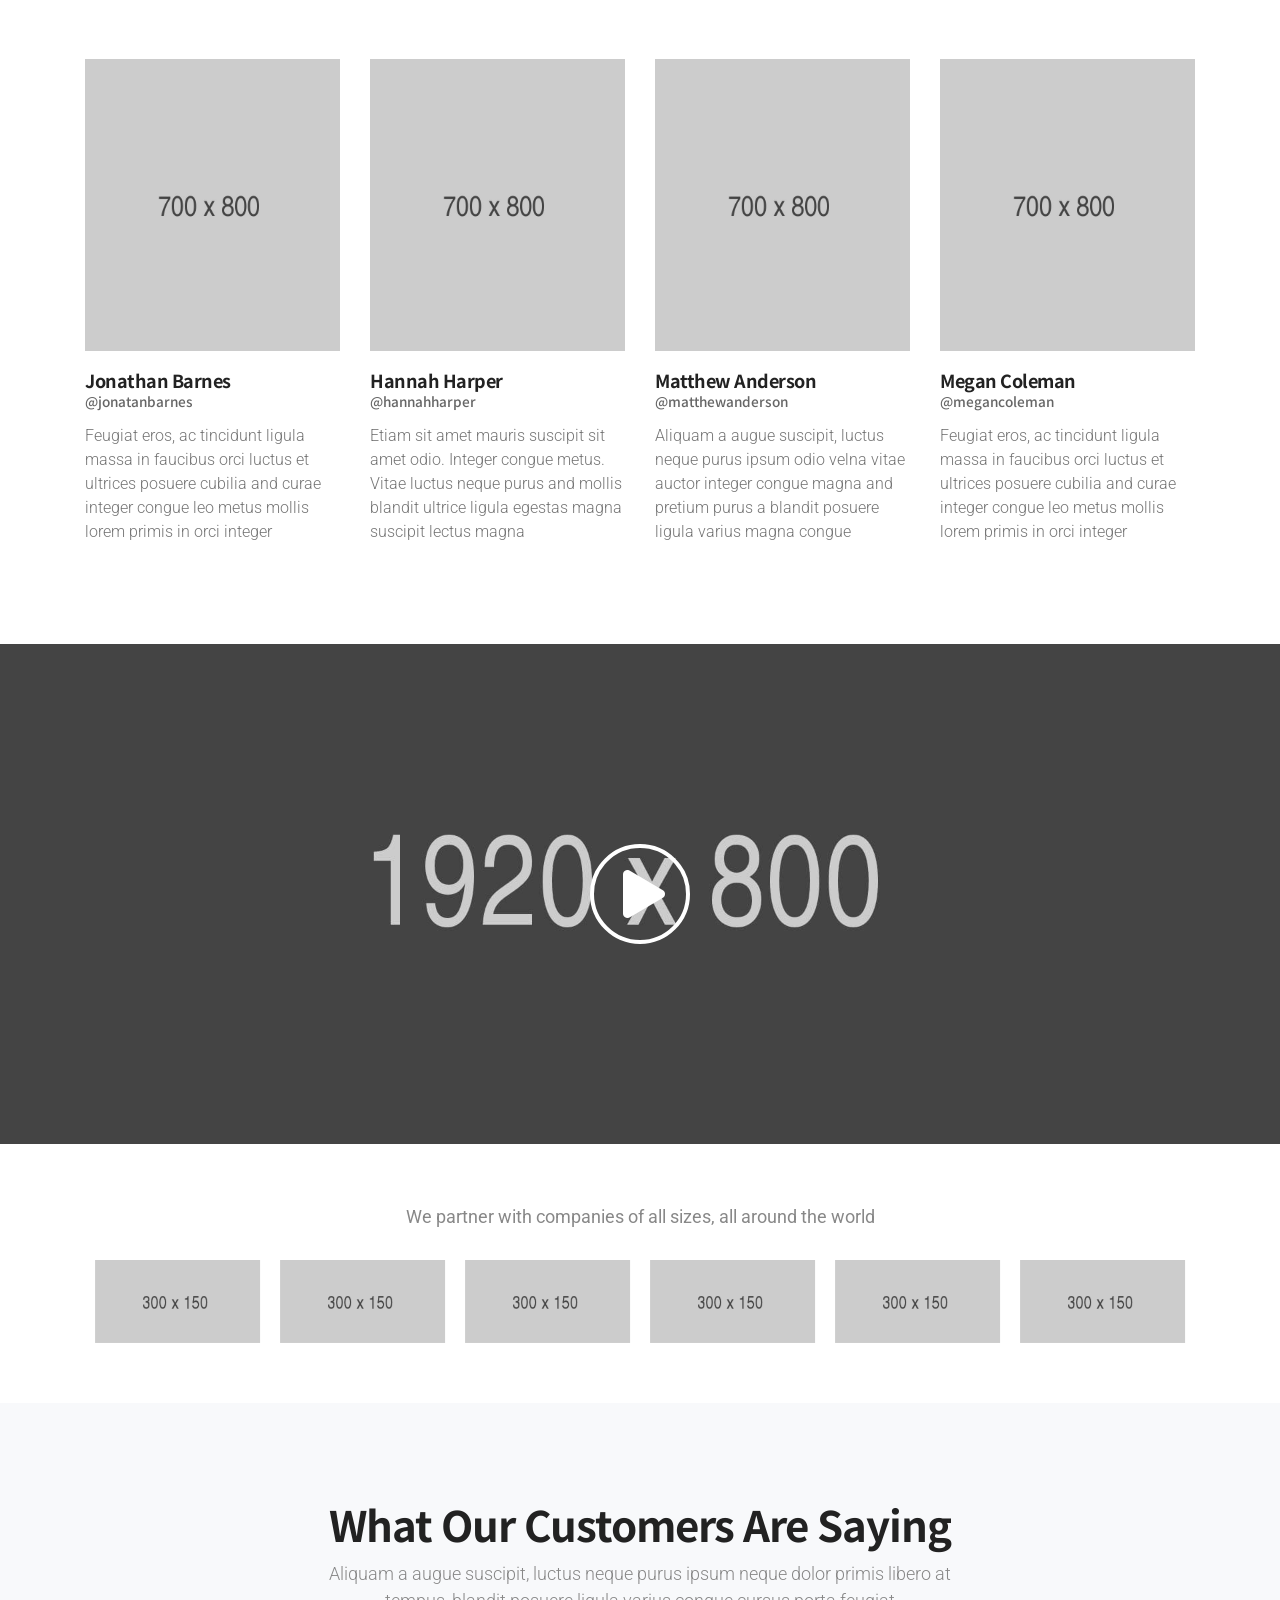
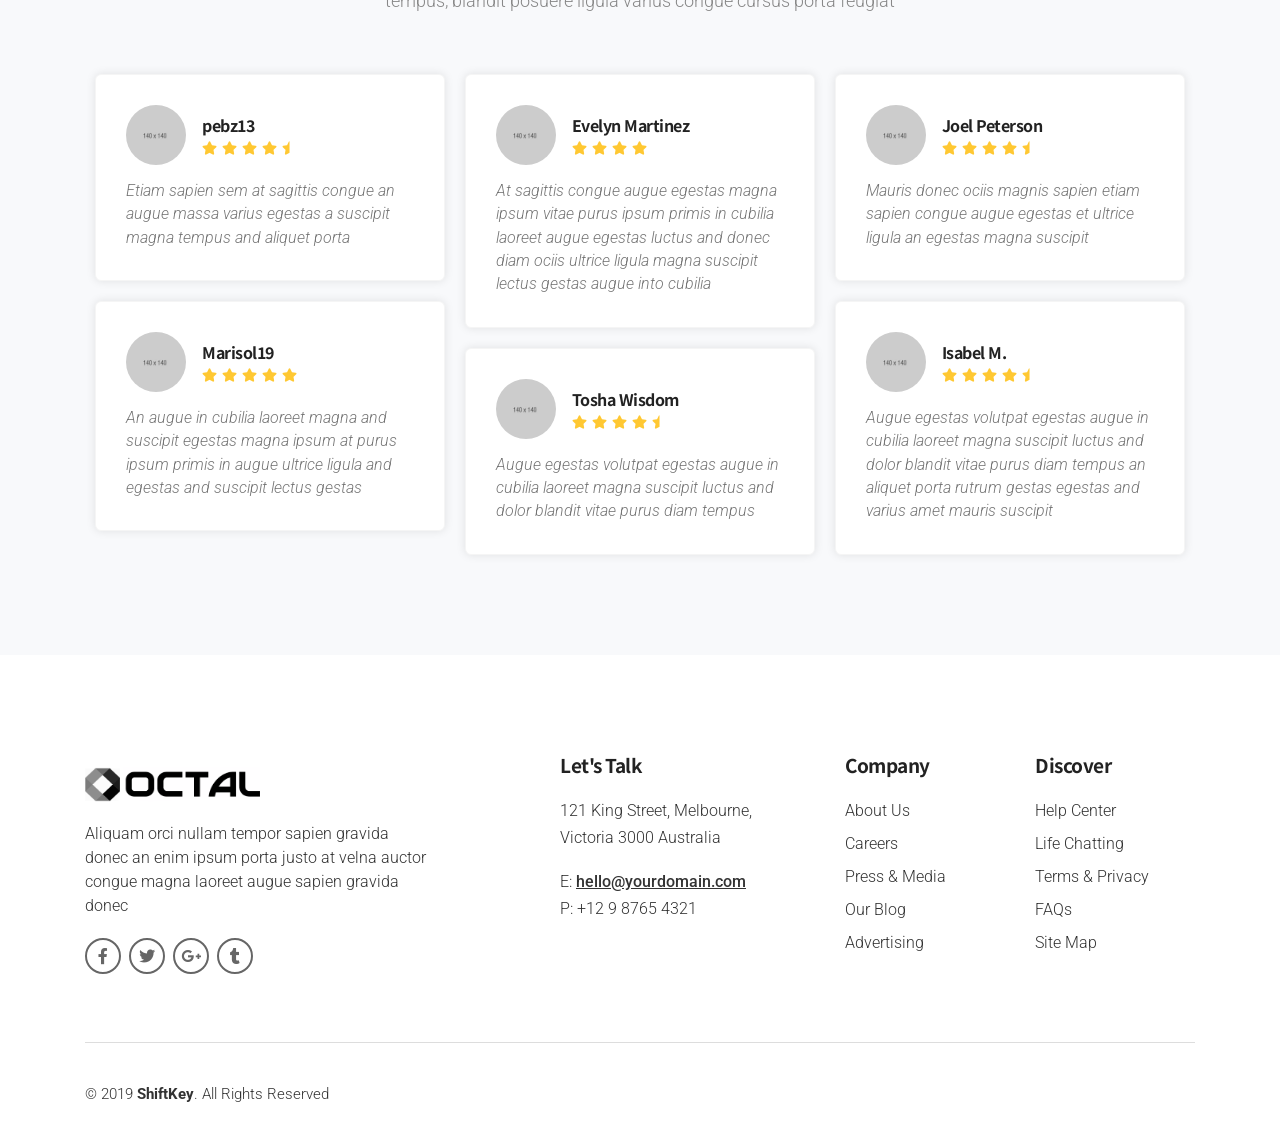
<file: about.html>
<!DOCTYPE html>
<!--[if lt IE 7 ]><html class="ie ie6" lang="en"> <![endif]-->
<!--[if IE 7 ]><html class="ie ie7" lang="en"> <![endif]-->
<!--[if IE 8 ]><html class="ie ie8" lang="en"> <![endif]-->
<!--[if (gte IE 9)|!(IE)]><!-->
<html lang="en">
	<head>

		<meta charset="utf-8">
		<meta http-equiv="X-UA-Compatible" content="IE=edge"/>
		<meta name="author" content="DSAThemes"/>
		<meta name="description" content="ShiftKey - Software & Startup Premium Landing Page Template"/>
		<meta name="keywords" content="Responsive, HTML5 Template, DSAThemes, One Page, Landing, Startup, Software, Business, Company, Corporate, Creative, Freelancers">
		<meta name="viewport" content="width=device-width, initial-scale=1.0"/>

  		<!-- SITE TITLE -->
		<title>ShiftKey - Software & Startup Premium Landing Page Template</title>

		<!-- FAVICON AND TOUCH ICONS  -->
		<link rel="shortcut icon" href="images/favicon.ico" type="image/x-icon">
		<link rel="icon" href="images/favicon.ico" type="image/x-icon">
		<link rel="apple-touch-icon" sizes="152x152" href="images/apple-touch-icon-152x152.png">
		<link rel="apple-touch-icon" sizes="120x120" href="images/apple-touch-icon-120x120.png">
		<link rel="apple-touch-icon" sizes="76x76" href="images/apple-touch-icon-76x76.png">
		<link rel="apple-touch-icon" href="images/apple-touch-icon.png">

		<!-- GOOGLE FONTS -->
		<link href="https://fonts.googleapis.com/css?family=Roboto:300,400,500,700,900" rel="stylesheet">
		<link href="https://fonts.googleapis.com/css?family=Noto+Sans+TC:300,400,500,700,900" rel="stylesheet">

		<!-- BOOTSTRAP CSS -->
		<link href="css/bootstrap.min.css" rel="stylesheet">

		<!-- FONT ICONS -->
		<link href="https://use.fontawesome.com/releases/v5.7.2/css/all.css" integrity="sha384-fnmOCqbTlWIlj8LyTjo7mOUStjsKC4pOpQbqyi7RrhN7udi9RwhKkMHpvLbHG9Sr" rel="stylesheet" crossorigin="anonymous">
		<link href="css/flaticon.css" rel="stylesheet">

		<!-- PLUGINS STYLESHEET -->
		<link href="css/magnific-popup.css" rel="stylesheet">
		<link href="css/owl.carousel.min.css" rel="stylesheet">
		<link href="css/owl.theme.default.min.css" rel="stylesheet">
		<link href="css/animate.css" rel="stylesheet">

		<!-- TEMPLATE CSS -->
		<!-- <link href="css/aqua-theme.css" rel="stylesheet">       -->
	    <link href="css/blue-theme.css" rel="stylesheet">
	    <!-- <link href="css/bluegrey-theme.css" rel="stylesheet">   -->
	    <!-- <link href="css/darkblue-theme.css" rel="stylesheet">   -->
	    <!-- <link href="css/green-theme.css" rel="stylesheet">      -->
	    <!-- <link href="css/darkgreen-theme.css" rel="stylesheet">  -->
	    <!-- <link href="css/deeporange-theme.css" rel="stylesheet"> -->
	    <!-- <link href="css/red-theme.css" rel="stylesheet">        -->
	    <!-- <link href="css/purple-theme.css" rel="stylesheet">     -->
	    <!-- <link href="css/tomato-theme.css" rel="stylesheet">     -->

		<!-- RESPONSIVE CSS -->
		<link href="css/responsive.css" rel="stylesheet">

	</head>




	<body>




		<!-- PRELOADER SPINNER
		============================================= -->
		<div id="loader-wrapper">
			<div id="loader">
				<span class="cssload-loader">
					<span class="cssload-loader-inner"></span>
				</span>
			</div>
		</div>




		<!-- PAGE CONTENT
		============================================= -->
		<div id="page" class="page">



			<!-- HEADER
			============================================= -->
			<header id="header" class="header">
				<nav class="navbar fixed-top navbar-expand-md navbar-dark bg-tra hover-menu">
					<div class="container">


						<!-- LOGO IMAGE -->
						<!-- For Retina Ready displays take a image with double the amount of pixels that your image will be displayed (e.g 240 x 60 pixels) -->
				 		<a href="index.html" class="navbar-brand logo-black"><img src="images/logo.png" width="120" height="30" alt="header-logo"></a>
				 		<a href="index.html" class="navbar-brand logo-white"><img src="images/logo-white.png" width="120" height="30" alt="header-logo"></a>


				 		<!-- Responsive Menu Button -->
				 		<button class="navbar-toggler" type="button" data-toggle="collapse" data-target="#navbarSupportedContent" aria-controls="navbarSupportedContent" aria-expanded="false" aria-label="Toggle navigation">
				   		 	<span class="navbar-bar-icon"><i class="fas fa-bars"></i></span>
				  		</button>


				  		<!-- Navigation Menu -->
				  		<div id="navbarSupportedContent" class="collapse navbar-collapse">
					   		<ul class="navbar-nav ml-auto">

					   			<li class="nav-item nl-simple"><a class="nav-link" href="pricing.html">Pricing</a></li>

					     		<!-- Dropdown Link -->
                      			<li class="nav-item dropdown">
		                            <a class="nav-link dropdown-toggle" href="#" id="navbarDropdownMenuLink" data-toggle="dropdown" aria-haspopup="true" aria-expanded="false">
		                                Pages
		                            </a>

		                            <!-- Dropdown Menu -->
                           			<ul class="dropdown-menu" aria-labelledby="navbarDropdownMenuLink">
                           				<li><a class="dropdown-item" href="blog-listing.html">Blog Listing</a></li>
		                                <li><a class="dropdown-item" href="single-post.html">Single Blog Post</a></li>
		                                <li><a class="dropdown-item" href="about.html">About ShiftKey</a></li>
		                                <li><a class="dropdown-item" href="pricing.html">Pricing Plans</a></li>
		                                <li><a class="dropdown-item" href="contacts.html">Contacts Us</a></li>
		                                <li><a class="dropdown-item" href="clients.html">Our Clients</a></li>
		                                <li><a class="dropdown-item" href="faqs.html">FAQs</a></li>
		                                <li><a class="dropdown-item" href="term.html">Terms & Privacy</a></li>
		                                <li><a class="dropdown-item" href="404.html">404 Page</a></li>
                            		</ul>
                        		</li>

                        		<li class="nav-item nl-simple"><a class="nav-link" href="faqs.html">FAQs</a></li>
                        		<li class="nav-item nl-simple"><a class="nav-link" href="blog-listing.html">Blog</a></li>

					      	</ul>

					      	<!-- Header Button -->
					      	<span class="navbar-text white-color">
								<a href="https://themeforest.net/item/shiftkey-software-startup-premium-landing-page-template/23696160" class="btn btn-tra-white primary-color-hover" target="_blank">Get Started</a>
						    </span>

					    </div>	<!-- End Navigation Menu -->


					</div>	  <!-- End container -->
				</nav>	   <!-- End navbar -->
			</header>	<!-- END HEADER -->




			<!-- PAGE HERO
			============================================= -->
			<section id="about-page" class="page-hero-section division">
				<div class="container">


					<!-- PAGE HERO TEXT -->
					<div class="row">
						<div class="col-md-10 col-lg-8 offset-md-1 offset-lg-2">
							<div class="hero-txt text-center white-color">

								<!-- Title -->
								<h3 class="h3-xl">Some Words About Us</h3>

								<!-- Text -->
								<p class="p-hero">Semper lacus cursus porta, feugiat primis ultrice ligula and auctor
								   rhoncus purus ipsum primis in vitae cursus
								</p>

							</div>
						</div>
					</div>	<!-- END PAGE HERO TEXT -->


					<!-- BREADCRUMB -->
					<div id="breadcrumb">
						<div class="row">
							<div class="col">
								<div class="breadcrumb-nav">
									<nav aria-label="breadcrumb">
									  	<ol class="breadcrumb">
									    	<li class="breadcrumb-item"><a href="index.html">Home</a></li>
									    	<li class="breadcrumb-item active" aria-current="page">About Us</li>
									  	</ol>
									</nav>
								</div>
							</div>
						</div>
					</div>	<!-- END BREADCRUMB -->


				</div>	   <!-- End container -->
			</section>	<!-- END PAGE HERO -->




			<!-- CONTENT-2
			============================================= -->
			<section id="content-2" class="wide-60 content-section division">
				<div class="container">
					<div class="row d-flex align-items-center">


						<!-- IMAGE BLOCK -->
						<div class="col-md-6">
							<div class="img-block wow fadeInUp" data-wow-delay="0.6s">
								<img class="img-fluid" src="images/about-img.png" alt="about-image">
							</div>
						</div>


						<!-- TEXT BLOCK -->
						<div class="col-md-6">
							<div class="txt-block pc-30 wow fadeInUp" data-wow-delay="0.4s">

								<!-- Section ID -->
					 			<span class="section-id id-color">About ShiftKey</span>

								<!-- Title -->
								<h3 class="h3-md">We create successful digital products</h3>

								<!-- Text -->
								<p>An enim nullam tempor sapien gravida donec pretium ipsum  porta justo integer at
								   odio velna vitae auctor integer congue magna purus pretium ligula rutrum luctus
								   ultrice aliquam a augue suscipit
								</p>

								<!-- Title -->
								<h5 class="h5-md">Features Never Stop</h5>

								<!-- CONTENT BOX #1 -->
								<div class="box-list m-top-15">
									<div class="box-list-icon"><i class="fas fa-genderless"></i></div>
									<p>Fringilla risus nec, luctus mauris  orci auctor purus euismod pretium purus
									   pretium ligula rutrum tempor sapien
									</p>
								</div>

								<!-- CONTENT BOX #2 -->
								<div class="box-list">
									<div class="box-list-icon"><i class="fas fa-genderless"></i></div>
									<p>Quaerat sodales sapien undo euismod purus blandit</p>
								</div>

								<!-- CONTENT BOX #3 -->
								<div class="box-list">
									<div class="box-list-icon"><i class="fas fa-genderless"></i></div>
									<p>Nemo ipsam egestas volute turpis dolores ut aliquam quaerat sodales sapien
									   undo pretium purus
									</p>
								</div>

							</div>
						</div>	<!-- END TEXT BLOCK -->


					</div>    <!-- End row -->
				</div>	   <!-- End container -->
			</section>	<!-- END CONTENT-2 -->




			<!-- SERVICES-4
			============================================= -->
			<section id="services-4" class="bg-lightgrey wide-50 services-section division">
				<div class="container">


					<!-- SECTION TITLE -->
					<div class="row">
						<div class="col-lg-10 offset-lg-1 section-title">

							<!-- Title 	-->
							<h3 class="h3-lg">Friendly Services, Every Time</h3>

							<!-- Text -->
							<p class="p-md">Aliquam a augue suscipit, luctus neque purus ipsum neque dolor primis
							   libero at tempus, blandit posuere ligula varius congue cursus porta feugiat
							</p>

						</div>
					</div>


			 		<div class="row">


	 					<!-- SERVICE BOX #1 -->
	 					<div class="col-sm-6 col-md-4">
	 						<div class="sbox-4 wow fadeInUp" data-wow-delay="0.4s">

	 							<!-- Icon -->
								<img class="img-65" src="images/icons/presentation-2.png" alt="service-icon" />

								<!-- Text -->
								<div class="sbox-4-txt">

									<!-- Title -->
									<h5 class="h5-sm">Market Research</h5>

									<!-- Text -->
									<p>Porta semper lacus cursus, feugiat primis ultrice in ligula risus an auctor
									   tempus feugiat dolor an impedit
									</p>

								</div>

	 						</div>
	 					</div>


	 					<!-- SERVICE BOX #2 -->
	 					<div class="col-sm-6 col-md-4">
	 						<div class="sbox-4 wow fadeInUp" data-wow-delay="0.6s">

	 							<!-- Icon -->
								<img class="img-65" src="images/icons/idea-2.png" alt="service-icon" />

								<!-- Text -->
								<div class="sbox-4-txt">

									<!-- Title -->
									<h5 class="h5-sm">User Experience</h5>

									<!-- Text -->
									<p>Porta semper lacus cursus, feugiat primis ultrice in ligula risus an auctor
									   tempus feugiat dolor an impedit
									</p>

								</div>

	 						</div>
	 					</div>


	 					<!-- SERVICE BOX #3 -->
	 					<div class="col-sm-6 col-md-4">
	 						<div class="sbox-4 wow fadeInUp" data-wow-delay="0.8s">

	 							<!-- Icon -->
								<img class="img-65" src="images/icons/vector.png" alt="service-icon" />

								<!-- Text -->
								<div class="sbox-4-txt">

									<!-- Title -->
									<h5 class="h5-sm">Web Development</h5>

									<!-- Text -->
									<p>Porta semper lacus cursus, feugiat primis ultrice in ligula risus an auctor
									   tempus feugiat dolor an impedit
									</p>

								</div>

	 						</div>
	 					</div>


	 					<!-- SERVICE BOX #4 -->
	 					<div class="col-sm-6 col-md-4">
	 						<div class="sbox-4 wow fadeInUp" data-wow-delay="1s">

	 							<!-- Icon -->
								<img class="img-65" src="images/icons/strategy.png" alt="service-icon" />

								<!-- Text -->
								<div class="sbox-4-txt">

									<!-- Title -->
									<h5 class="h5-sm">Brand Design Identity</h5>

									<!-- Text -->
									<p>Porta semper lacus cursus, feugiat primis ultrice in ligula risus an auctor
									   tempus feugiat dolor an impedit
									</p>

								</div>

	 						</div>
	 					</div>


	 					<!-- SERVICE BOX #5 -->
	 					<div class="col-sm-6 col-md-4">
	 						<div class="sbox-4 wow fadeInUp" data-wow-delay="1.2s">

	 							<!-- Icon -->
								<img class="img-65" src="images/icons/internet.png" alt="service-icon" />

								<!-- Text -->
								<div class="sbox-4-txt">

									<!-- Title -->
									<h5 class="h5-sm">SEO & SMM Services</h5>

									<!-- Text -->
									<p>Porta semper lacus cursus, feugiat primis ultrice in ligula risus an auctor
									   tempus feugiat dolor an impedit
									</p>

								</div>

	 						</div>
	 					</div>


	 					<!-- SERVICE BOX #6 -->
	 					<div class="col-sm-6 col-md-4">
	 						<div class="sbox-4 wow fadeInUp" data-wow-delay="1.4s">

	 							<!-- Icon -->
								<img class="img-65" src="images/icons/key-1.png" alt="service-icon" />

								<!-- Text -->
								<div class="sbox-4-txt">

									<!-- Title -->
									<h5 class="h5-sm">User Data Protection</h5>

									<!-- Text -->
									<p>Porta semper lacus cursus, feugiat primis ultrice in ligula risus an auctor
									   tempus feugiat dolor an impedit
									</p>

								</div>

	 						</div>
	 					</div>


			 		</div>	   <!-- End row -->


			 	</div>	   <!-- End container -->
			</section>	<!-- END SERVICES-4 -->




			<!-- CONTENT-7
			============================================= -->
			<section id="content-7" class="bg-fixed grey-waves wide-60 content-section division">
				<div class="container">
					<div class="row d-flex align-items-center">


						<!-- TEXT BLOCK -->
						<div class="col-md-6 col-xl-6">
							<div class="txt-block pc-30 wow fadeInUp" data-wow-delay="0.4s">

								<!-- Section ID -->
					 			<span class="section-id id-color">Beauty of simplicity</span>

					 			<!-- Title -->
								<h3 class="h3-md">We are making design better for everyone</h3>

								<!-- Text -->
								<p>An enim nullam tempor sapien gravida donec enim ipsum porta justo integer at odio velna
								   vitae auctor integer congue magna at pretium purus pretium ligula rutrum luctus risus
								   ultrice luctus in ligula blandit congue magna undo impedit
								</p>

								<!-- QUOTE -->
								<div class="quote primary-theme mt-20">

									<!-- Quote Text -->
									<p>"Lorem ipsum dolor sit amet, lectus laoreet impedit gestas. Aenean magna ligula eget
									   dolor suscipit egestas viverra dolor iaculis luctus magna suscipit egestas "
									</p>

									<!-- Quote Avatar -->
									<div class="quote-avatar">
										<img src="images/quote-avatar.jpg" alt="quote-avatar">
									</div>

									<!-- Quote Author -->
									<div class="quote-author">
										<h5 class="h5-xs">James Paterson</h5>
										<span class="grey-color">CEO of ShiftKey</span>
									</div>

								</div>

							</div>
						</div>	<!-- END TEXT BLOCK -->


						<!-- IMAGE BLOCK -->
						<div class="col-md-6 col-xl-5 offset-xl-1">
							<div class="content-7-img wow fadeInRight" data-wow-delay="0.6s">
								<img class="img-fluid" src="images/image-08.png" alt="content-image">
							</div>
						</div>


					</div>	  <!-- End row -->
				</div>	   <!-- End container -->
			</section>	<!-- END CONTENT-7 -->




			<!-- STATISTIC-2
			============================================= -->
			<div id="statistic-2" class="blue-textured statistic-section division">
				<div class="container white-color">
					<div class="row">


						<!-- STATISTIC BLOCK #1 -->
						<div class="col-sm-6 col-md-3">
							<div class="statistic-block icon-xs wow fadeInUp" data-wow-delay="0.4s">

								<!-- Icon  -->
								<span class="flaticon-323-download-2"></span>

								<!-- Text -->
								<h5 class="statistic-number">9,<span class="count-element">632</span></h5>
								<p class="txt-400">Total Downloads</p>

							</div>
						</div>


						<!-- STATISTIC BLOCK #2 -->
						<div class="col-sm-6 col-md-3">
							<div class="statistic-block icon-xs wow fadeInUp" data-wow-delay="0.6s">

								<!-- Icon  -->
								<span class="flaticon-269-heart"></span>

								<!-- Text -->
								<h5 class="statistic-number">5,<span class="count-element">281</span></h5>
								<p class="txt-400">Happy Customers</p>

							</div>
						</div>


						<!-- STATISTIC BLOCK #3 -->
						<div class="col-sm-6 col-md-3">
							<div class="statistic-block icon-xs wow fadeInUp" data-wow-delay="0.8s">

								<!-- Icon  -->
								<span class="flaticon-032-user-3"></span>

								<!-- Text -->
								<h5 class="statistic-number">6,<span class="count-element">179</span></h5>
								<p class="txt-400">Active Accounts</p>

							</div>
						</div>


						<!-- STATISTIC BLOCK #4 -->
						<div class="col-sm-6 col-md-3">
							<div class="statistic-block icon-xs wow fadeInUp" data-wow-delay="1s">

								<!-- Icon  -->
								<span class="flaticon-266-help"></span>

								<!-- Text -->
								<h5 class="statistic-number">1,<span class="count-element">473</span></h5>
								<p class="txt-400">Tickets Closed</p>

							</div>
						</div>


					</div>  <!-- End row -->
				</div>	 <!-- End container -->
			</div>	 <!-- END STATISTIC-2 -->




			<!-- TEAM-1
			============================================= -->
			<section id="team-1" class="wide-60 team-section division">
				<div class="container">


			 		<!-- SECTION TITLE -->
					<div class="row">
						<div class="col-lg-10 offset-lg-1 section-title">

							<!-- Title 	-->
							<h3 class="h3-lg">Meet Our Executive Team</h3>

							<!-- Text -->
							<p class="p-md">Aliquam a augue suscipit, luctus neque purus ipsum neque dolor primis
							   libero at tempus, blandit posuere ligula varius congue cursus porta feugiat
							</p>

						</div>
					</div>


					<div class="row">


						<!-- TEAM MEMBER #1 -->
						<div class="col-sm-6 col-lg-3">
							<div class="team-member wow fadeInUp" data-wow-delay="0.4s">

								<!-- Team Member Photo -->
								<div class="team-member-photo">
									<img class="img-fluid" src="images/team-1.jpg" alt="team-member-foto">
								</div>

								<!-- Team Member Data -->
								<div class="team-member-data">

									<!-- Name -->
									<h5 class="h5-xs">Jonathan Barnes</h5>
									<a href="#">@jonatanbarnes</a>

									<!-- Text -->
									<p>Feugiat eros, ac tincidunt ligula massa in faucibus orci luctus et ultrices posuere
									   cubilia and curae integer congue leo metus mollis lorem primis in orci integer
									</p>

								</div>

							</div>
						</div>	<!-- END TEAM MEMBER #1 -->


						<!-- TEAM MEMBER #2 -->
						<div class="col-sm-6 col-lg-3">
							<div class="team-member wow fadeInUp" data-wow-delay="0.6s">

								<!-- Team Member Photo -->
								<div class="team-member-photo">
									<img class="img-fluid" src="images/team-2.jpg" alt="team-member-foto">
								</div>

								<!-- Team Member Data -->
								<div class="team-member-data">

									<!-- Name -->
									<h5 class="h5-xs">Hannah Harper</h5>
									<a href="#">@hannahharper</a>

									<!-- Text -->
									<p>Etiam sit amet mauris suscipit sit amet odio. Integer congue metus. Vitae luctus
									   neque purus and mollis blandit ultrice ligula egestas magna suscipit lectus magna
									</p>

								</div>

							</div>
						</div>	<!-- END TEAM MEMBER #2 -->


						<!-- TEAM MEMBER #3 -->
						<div class="col-sm-6 col-lg-3">
							<div class="team-member wow fadeInUp" data-wow-delay="0.8s">

								<!-- Team Member Photo -->
								<div class="team-member-photo">
									<img class="img-fluid" src="images/team-3.jpg" alt="team-member-foto">
								</div>

								<!-- Team Member Data -->
								<div class="team-member-data">

									<!-- Name -->
									<h5 class="h5-xs">Matthew Anderson</h5>
									<a href="#">@matthewanderson</a>

									<!-- Text -->
									<p>Aliquam a augue suscipit, luctus neque purus ipsum odio velna vitae auctor integer
									   congue magna and pretium purus a blandit posuere ligula varius magna congue
									</p>

								</div>

							</div>
						</div>	<!-- END TEAM MEMBER #3 -->


						<!-- TEAM MEMBER #4 -->
						<div class="col-sm-6 col-lg-3">
							<div class="team-member wow fadeInUp" data-wow-delay="1s">

								<!-- Team Member Photo -->
								<div class="team-member-photo">
									<img class="img-fluid" src="images/team-4.jpg" alt="team-member-foto">
								</div>

								<!-- Team Member Data -->
								<div class="team-member-data">

									<!-- Name -->
									<h5 class="h5-xs">Megan Coleman</h5>
									<a href="#">@megancoleman</a>

									<!-- Text -->
									<p>Feugiat eros, ac tincidunt ligula massa in faucibus orci luctus et ultrices posuere
									   cubilia and curae integer congue leo metus mollis lorem primis in orci integer
									</p>

								</div>

							</div>
						</div>	<!-- END TEAM MEMBER #4 -->


					</div>	    <!-- End row -->


				</div>	    <!-- End container -->
			</section>	<!-- END TEAM-1 -->




			<!-- VIDEO-3
			============================================= -->
			<div id="video-3" class="video-section division">
			 	<div class="container">
			 		<div class="row">


			 			<!-- VIDEO LINK -->
			 			<div class="col-md-12">
				 			<div class="video-preview text-center">

				 				<!-- Change the link HERE!!! -->
								<a class="video-popup1" href="https://www.youtube.com/embed/SZEflIVnhH8">

									<!-- Play Icon -->
									<div class="video-btn play-icon-tra">
										<div class="video-block-wrapper">
											<i class="fas fa-play"></i>
										</div>
									</div>

								</a>

					 		</div>
					 	</div>	<!-- END VIDEO LINK -->


			 		</div>	  <!-- End row -->
			 	</div>	  <!-- End container -->
			</div>	  <!-- END VIDEO-3 -->




			<!-- BRANDS-2
			============================================= -->
			<div id="brands-2" class="brands-section division">
				<div class="container">
					<div class="row">
						<div class="col text-center">

							<!-- Title -->
							<p>We partner with companies of all sizes, all around the world</p>

							<div class="owl-carousel brands-carousel">


								<!-- BRAND LOGO IMAGE -->
								<div class="brand-logo">
									<img class="img-fluid" src="images/brand-1.png" alt="brand-logo" />
								</div>

								<!-- BRAND LOGO IMAGE -->
								<div class="brand-logo">
									<img class="img-fluid" src="images/brand-2.png" alt="brand-logo" />
								</div>

								<!-- BRAND LOGO IMAGE -->
								<div class="brand-logo">
									<img class="img-fluid" src="images/brand-3.png" alt="brand-logo" />
								</div>

								<!-- BRAND LOGO IMAGE -->
								<div class="brand-logo">
									<img class="img-fluid" src="images/brand-4.png" alt="brand-logo" />
								</div>

								<!-- BRAND LOGO IMAGE -->
								<div class="brand-logo">
									<img class="img-fluid" src="images/brand-5.png" alt="brand-logo">
								</div>

								<!-- BRAND LOGO IMAGE -->
								<div class="brand-logo">
									<img class="img-fluid" src="images/brand-6.png" alt="brand-logo" />
								</div>

								<!-- BRAND LOGO IMAGE -->
								<div class="brand-logo">
									<img class="img-fluid" src="images/brand-7.png" alt="brand-logo" />
								</div>

								<!-- BRAND LOGO IMAGE -->
								<div class="brand-logo">
									<img class="img-fluid" src="images/brand-3.png" alt="brand-logo" />
								</div>

								<!-- BRAND LOGO IMAGE -->
								<div class="brand-logo">
									<img class="img-fluid" src="images/brand-5.png" alt="brand-logo" />
								</div>

							</div>
						</div>
					</div>      <!-- End row -->
				</div>	    <!-- End container -->
			</div>	<!-- END BRANDS-2 -->




			<!-- TESTIMONIALS-2
			============================================= -->
			<section id="reviews-2" class="bg-lightgrey wide-80 reviews-section division">
				<div class="container">


					<!-- SECTION TITLE -->
					<div class="row">
						<div class="col-lg-10 offset-lg-1 section-title">

							<!-- Title 	-->
							<h3 class="h3-md">What Our Customers Are Saying</h3>

							<!-- Text -->
							<p class="p-md">Aliquam a augue suscipit, luctus neque purus ipsum neque dolor primis
							   libero at tempus, blandit posuere ligula varius congue cursus porta feugiat
							</p>

						</div>
					</div>


					<!-- TESTIMONIALS CONTENT -->
					<div class="row">
						<div class="col-md-12 reviews-grid">
							<div class="masonry-wrap grid-loaded">


								<!-- TESTIMONIAL #1 -->
								<div class="review-2">
									<div class="review-txt">

										<!-- Testimonial Author -->
										<div class="author-data clearfix">

											<!-- Author Avatar -->
											<div class="testimonial-avatar">
												<img src="images/review-author-1.jpg" alt="testimonial-avatar">
											</div>

											<!-- Author Data -->
											<div class="review-author">

												<h5 class="h5-xs">pebz13</h5>

												<!-- App Rating -->
												<div class="rating">
													<i class="fas fa-star"></i>
													<i class="fas fa-star"></i>
													<i class="fas fa-star"></i>
													<i class="fas fa-star"></i>
													<i class="fas fa-star-half"></i>
												</div>

											</div>

										</div>	<!-- End Testimonial Author -->

										<!-- Testimonial Text -->
										<p>Etiam sapien sem at sagittis congue an augue massa varius egestas a suscipit
										   magna tempus and aliquet porta
										</p>

									</div>
								</div>	<!--END  TESTIMONIAL #1 -->


								<!-- TESTIMONIAL #2 -->
								<div class="review-2">
									<div class="review-txt">

										<!-- Testimonial Author -->
										<div class="author-data clearfix">

											<!-- Author Avatar -->
											<div class="testimonial-avatar">
												<img src="images/review-author-2.jpg" alt="testimonial-avatar">
											</div>

											<!-- Author Data -->
											<div class="review-author">

												<h5 class="h5-xs">Evelyn Martinez</h5>

												<!-- App Rating -->
												<div class="rating">
													<i class="fas fa-star"></i>
													<i class="fas fa-star"></i>
													<i class="fas fa-star"></i>
													<i class="fas fa-star"></i>
												</div>

											</div>

										</div>	<!-- End Testimonial Author -->

										<!-- Testimonial Text -->
										<p>At sagittis congue augue egestas magna ipsum vitae purus ipsum primis in cubilia
										   laoreet augue egestas luctus and donec diam ociis ultrice ligula magna suscipit
										   lectus gestas augue into cubilia
										</p>

									</div>
								</div>	<!-- END TESTIMONIAL #2 -->


								<!-- TESTIMONIAL #3 -->
								<div class="review-2">
									<div class="review-txt">

										<!-- Testimonial Author -->
										<div class="author-data clearfix">

											<!-- Author Avatar -->
											<div class="testimonial-avatar">
												<img src="images/review-author-3.jpg" alt="testimonial-avatar">
											</div>

											<!-- Author Data -->
											<div class="review-author">

												<h5 class="h5-xs">Joel Peterson</h5>

												<!-- App Rating -->
												<div class="rating">
													<i class="fas fa-star"></i>
													<i class="fas fa-star"></i>
													<i class="fas fa-star"></i>
													<i class="fas fa-star"></i>
													<i class="fas fa-star-half"></i>
												</div>

											</div>

										</div>	<!-- End Testimonial Author -->

										<!-- Testimonial Text -->
										<p>Mauris donec ociis magnis sapien etiam sapien congue augue egestas et ultrice
										   ligula an egestas magna suscipit
										</p>

									</div>
								</div>	<!-- END TESTIMONIAL #3 -->


								<!-- TESTIMONIAL #4 -->
								<div class="review-2">
									<div class="review-txt">

										<!-- Testimonial Author -->
										<div class="author-data clearfix">

											<!-- Author Avatar -->
											<div class="testimonial-avatar">
												<img src="images/review-author-5.jpg" alt="testimonial-avatar">
											</div>

											<!-- Author Data -->
											<div class="review-author">

												<h5 class="h5-xs">Marisol19</h5>

												<!-- App Rating -->
												<div class="rating">
													<i class="fas fa-star"></i>
													<i class="fas fa-star"></i>
													<i class="fas fa-star"></i>
													<i class="fas fa-star"></i>
													<i class="fas fa-star"></i>
												</div>

											</div>

										</div>	<!-- End Testimonial Author -->

										<!-- Testimonial Text -->
										<p>An augue in cubilia laoreet magna and suscipit egestas magna ipsum at purus ipsum
										   primis in augue ultrice ligula and egestas and suscipit lectus gestas
										</p>

									</div>
								</div>	<!-- END TESTIMONIAL #4 -->


								<!-- TESTIMONIAL #5 -->
								<div class="review-2">
									<div class="review-txt">

										<!-- Testimonial Author -->
										<div class="author-data clearfix">

											<!-- Author Avatar -->
											<div class="testimonial-avatar">
												<img src="images/review-author-7.jpg" alt="testimonial-avatar">
											</div>

											<!-- Author Data -->
											<div class="review-author">

												<h5 class="h5-xs">Isabel M.</h5>

												<!-- App Rating -->
												<div class="rating">
													<i class="fas fa-star"></i>
													<i class="fas fa-star"></i>
													<i class="fas fa-star"></i>
													<i class="fas fa-star"></i>
													<i class="fas fa-star-half"></i>
												</div>

											</div>

										</div>	<!-- End Testimonial Author -->

										<!-- Testimonial Text -->
										<p>Augue egestas volutpat egestas augue in cubilia laoreet magna suscipit luctus
										   and dolor blandit vitae purus diam tempus an aliquet porta rutrum gestas egestas
										   and varius amet mauris suscipit
										</p>

									</div>
								</div>	<!-- END TESTIMONIAL #5 -->


								<!-- TESTIMONIAL #6 -->
								<div class="review-2">
									<div class="review-txt">

										<!-- Testimonial Author -->
										<div class="author-data clearfix">

											<!-- Author Avatar -->
											<div class="testimonial-avatar">
												<img src="images/review-author-8.jpg" alt="testimonial-avatar">
											</div>

											<!-- Author Data -->
											<div class="review-author">

												<h5 class="h5-xs">Tosha Wisdom</h5>

												<!-- App Rating -->
												<div class="rating">
													<i class="fas fa-star"></i>
													<i class="fas fa-star"></i>
													<i class="fas fa-star"></i>
													<i class="fas fa-star"></i>
													<i class="fas fa-star-half"></i>
												</div>

											</div>

										</div>	<!-- End Testimonial Author -->

										<!-- Testimonial Text -->
										<p>Augue egestas volutpat egestas augue in cubilia laoreet magna suscipit luctus
										   and dolor blandit vitae purus diam tempus
										</p>

									</div>
								</div>	<!-- END TESTIMONIAL #6 -->


							</div>
						</div>
					</div>	<!-- END TESTIMONIALS CONTENT -->


				</div>	   <!-- End container -->
			</section>	 <!-- END TESTIMONIALS-2 -->





			<!-- FOOTER-3
			============================================= -->
			<footer id="footer-3" class="wide-40 footer division">
				<div class="container">


					<!-- FOOTER CONTENT -->
					<div class="row">


						<!-- FOOTER INFO -->
						<div class="col-lg-4">
							<div class="footer-info mb-40">

								<!-- Footer Logo -->
								<!-- For Retina Ready displays take a image with double the amount of pixels that your image will be displayed (e.g 350 x 70  pixels) -->
								<img src="images/footer-logo.png" width="175" height="35" alt="footer-logo">

								<!-- Text -->
								<p class="mt-20">Aliquam orci nullam tempor sapien gravida donec an enim ipsum porta
								   justo at velna auctor congue magna laoreet augue sapien gravida donec
								</p>

								<!-- Social Icons -->
								<div class="footer-socials-links mt-20">
									<ul class="foo-socials text-center clearfix">

										<li><a href="#" class="ico-facebook"><i class="fab fa-facebook-f"></i></a></li>
										<li><a href="#" class="ico-twitter"><i class="fab fa-twitter"></i></a></li>
										<li><a href="#" class="ico-google-plus"><i class="fab fa-google-plus-g"></i></a></li>
										<li><a href="#" class="ico-tumblr"><i class="fab fa-tumblr"></i></a></li>

										<!--
										<li><a href="#" class="ico-behance"><i class="fab fa-behance"></i></a></li>
										<li><a href="#" class="ico-dribbble"><i class="fab fa-dribbble"></i></a></li>
										<li><a href="#" class="ico-instagram"><i class="fab fa-instagram"></i></a></li>
										<li><a href="#" class="ico-linkedin"><i class="fab fa-linkedin-in"></i></a></li>
										<li><a href="#" class="ico-pinterest"><i class="fab fa-pinterest-p"></i></a></li>
										<li><a href="#" class="ico-youtube"><i class="fab fa-youtube"></i></a></li>
										<li><a href="#" class="ico-vk"><i class="fab fa-vk"></i></a></li>
										<li><a href="#" class="ico-yelp"><i class="fab fa-yelp"></i></a></li>
										<li><a href="#" class="ico-yahoo"><i class="fab fa-yahoo"></i></a></li>
									    -->

									</ul>
								</div>

							</div>
						</div>


						<!-- FOOTER CONTACTS -->
						<div class="col-md-6 col-lg-3 offset-lg-1">
							<div class="footer-box mb-40">

								<!-- Title -->
								<h5 class="h5-sm">Let's Talk</h5>

								<!-- Address -->
								<p>121 King Street, Melbourne,</p>
								<p>Victoria 3000 Australia</p>

								<!-- Email -->
								<p class="foo-email mt-20">E: <a href="mailto:yourdomain@mail.com">hello@yourdomain.com</a></p>

								<!-- Phone -->
								<p>P: +12 9 8765 4321</p>

							</div>
						</div>


						<!-- FOOTER LINKS -->
						<div class="col-md-3 col-lg-2">
							<div class="footer-links mb-40">

								<!-- Title -->
								<h5 class="h5-sm">Company</h5>

								<!-- Footer Links -->
								<ul class="foo-links clearfix">
									<li><a href="#">About Us</a></li>
									<li><a href="#">Careers</a></li>
									<li><a href="#">Press & Media</a></li>
									<li><a href="#">Our Blog</a></li>
									<li><a href="#">Advertising</a></li>
								</ul>

							</div>
						</div>


						<!-- FOOTER LINKS -->
						<div class="col-md-3 col-lg-2">
							<div class="footer-links mb-40">

								<!-- Title -->
								<h5 class="h5-sm">Discover</h5>

								<!-- Footer List -->
								<ul class="clearfix">
									<li><a href="#">Help Center</a></li>
									<li><a href="#">Life Chatting</a></li>
									<li><a href="#">Terms & Privacy</a></li>
									<li><a href="#">FAQs</a></li>
									<li><a href="#">Site Map</a></li>
								</ul>

							</div>
						</div>


					</div>	  <!-- END FOOTER CONTENT -->


					<!-- FOOTER COPYRIGHT -->
					<div class="bottom-footer">
						<div class="row">
							<div class="col-md-12">
								<p class="footer-copyright">&copy; 2019 <span>ShiftKey</span>. All Rights Reserved</p>
							</div>
						</div>
					</div>


				</div>	   <!-- End container -->
			</footer>	<!-- END FOOTER-3 -->




		</div>	<!-- END PAGE CONTENT -->




		<!-- EXTERNAL SCRIPTS
		============================================= -->
		<script src="js/jquery-3.3.1.min.js"></script>
		<script src="js/bootstrap.min.js"></script>
		<script src="js/modernizr.custom.js"></script>
		<script src="js/jquery.easing.js"></script>
		<script src="js/jquery.appear.js"></script>
		<script src="js/jquery.stellar.min.js"></script>
		<script src="js/jquery.scrollto.js"></script>
		<script src="js/owl.carousel.min.js"></script>
		<script src="js/jquery.magnific-popup.min.js"></script>
		<script src="js/imagesloaded.pkgd.min.js"></script>
		<script src="js/isotope.pkgd.min.js"></script>
		<script src="js/hero-form.js"></script>
		<script src="js/register-form.js"></script>
		<script src="js/contact-form.js"></script>
		<script src="js/quick-form.js"></script>
		<script src="js/comment-form.js"></script>
		<script src="js/jquery.validate.min.js"></script>
		<script src="js/jquery.ajaxchimp.min.js"></script>
		<script src="js/wow.js"></script>

		<!-- Custom Script -->
		<script src="js/custom.js"></script>

		<script>
			new WOW().init();
		</script>

		<!-- HTML5 shim, for IE6-8 support of HTML5 elements. All other JS at the end of file. -->
		<!-- [if lt IE 9]>
			<script src="js/html5shiv.js" type="text/javascript"></script>
			<script src="js/respond.min.js" type="text/javascript"></script>
		<![endif] -->



	</body>



</html>
</file>
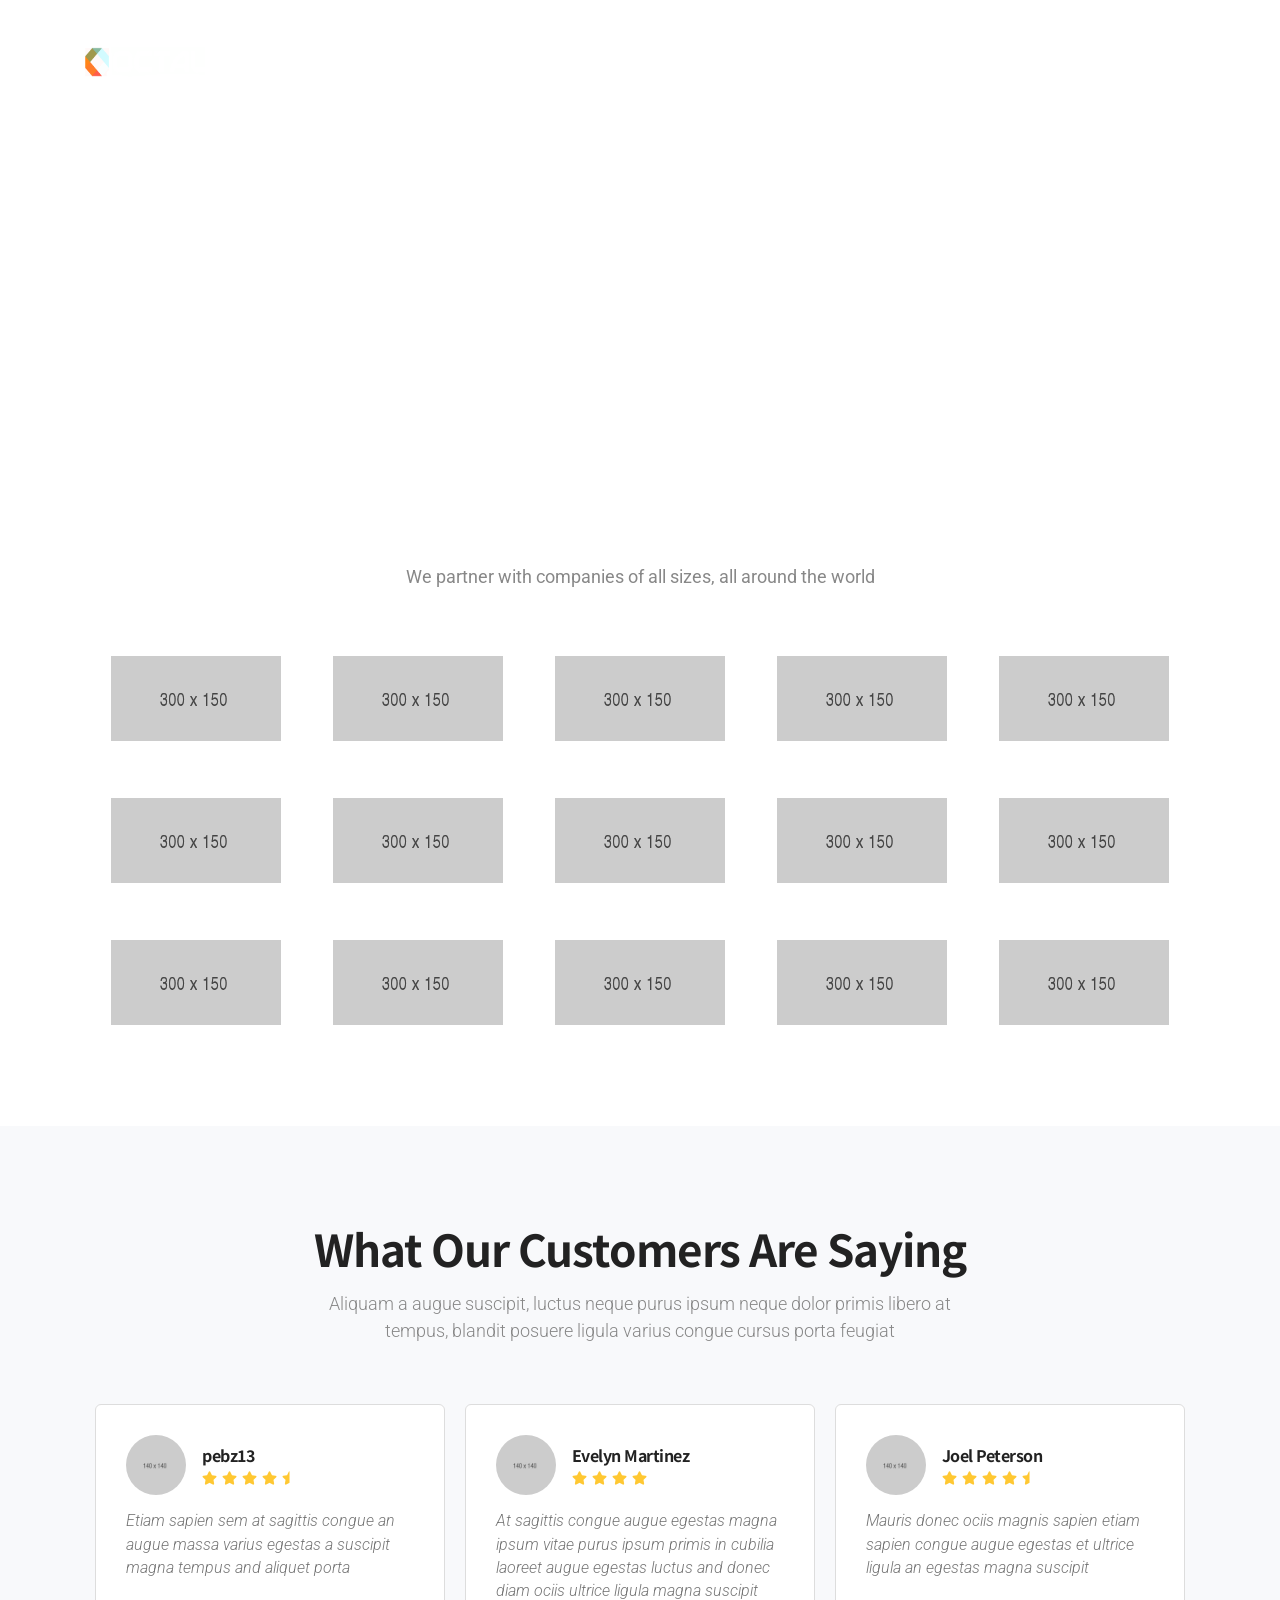
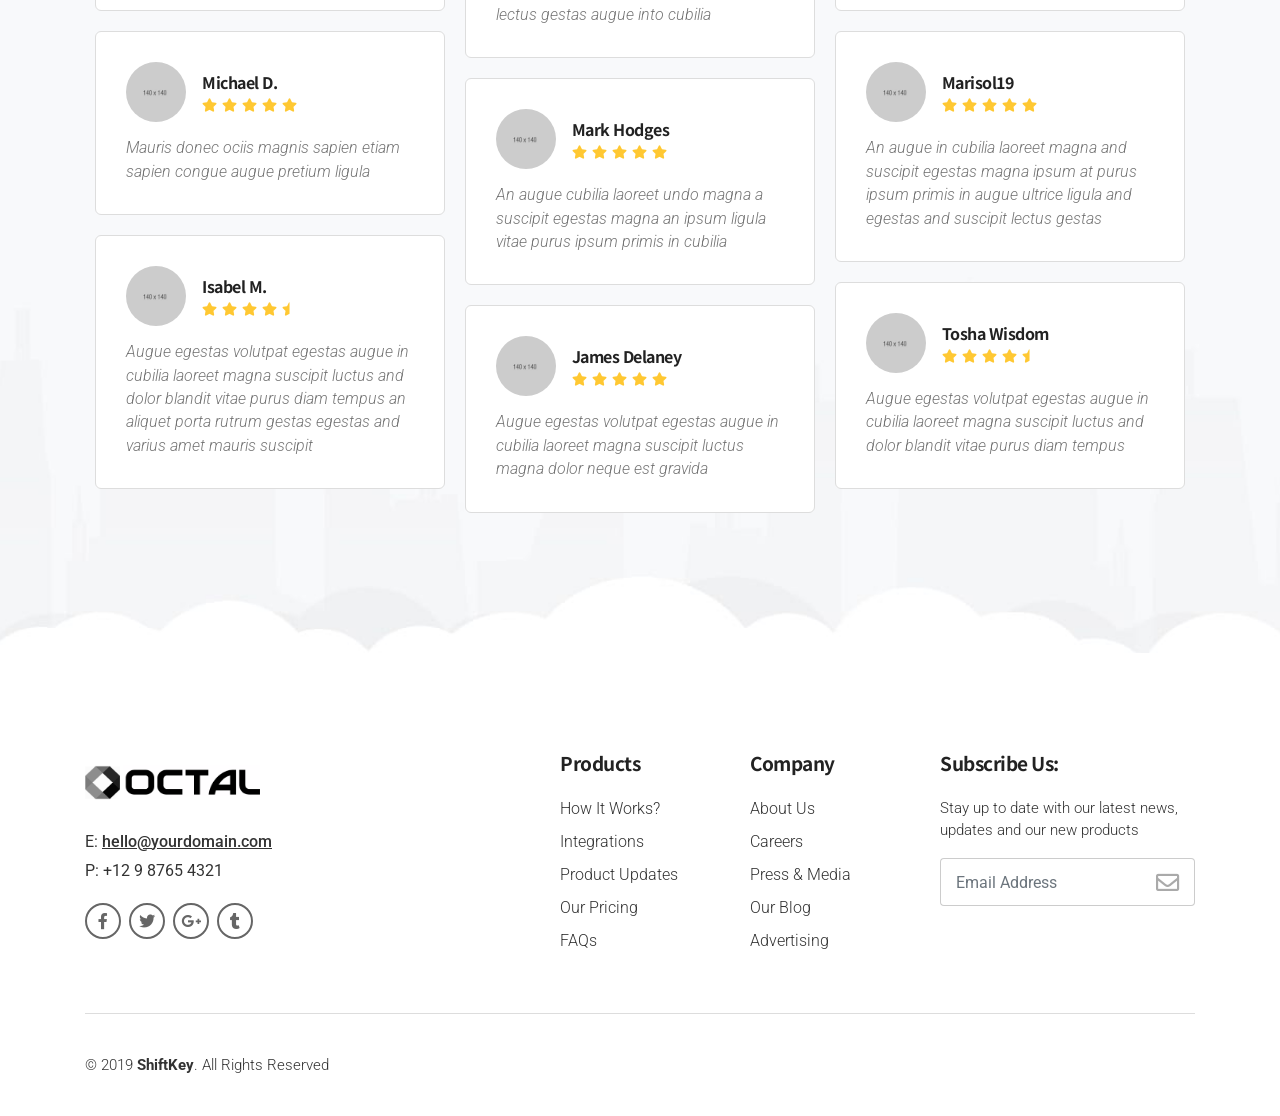
<file: clients.html>
<!DOCTYPE html>
<!-- ShiftKey - Software & Startup Premium Landing Page Template design by DSAThemes (http://www.dsathemes.com) -->
<!--[if lt IE 7 ]><html class="ie ie6" lang="en"> <![endif]-->
<!--[if IE 7 ]><html class="ie ie7" lang="en"> <![endif]-->
<!--[if IE 8 ]><html class="ie ie8" lang="en"> <![endif]-->
<!--[if (gte IE 9)|!(IE)]><!-->
<html lang="en">




	<head>

		<!-- Google Analytics: Change UA-XXXXX-X to be your site's ID. Go to http://www.google.com/analytics/ for more information. -->	
		<!--
		<script>
			window.ga=window.ga||function(){(ga.q=ga.q||[]).push(arguments)};ga.l=+new Date;
			ga('create', 'UA-XXXXX-Y', 'auto');
			ga('send', 'pageview');
		</script>
		<script async src='https://www.google-analytics.com/analytics.js'></script>
		-->
		<!-- End Google Analytics -->

		<meta charset="utf-8">
		<meta http-equiv="X-UA-Compatible" content="IE=edge"/>
		<meta name="author" content="DSAThemes"/>	
		<meta name="description" content="ShiftKey - Software & Startup Premium Landing Page Template"/>
		<meta name="keywords" content="Responsive, HTML5 Template, DSAThemes, One Page, Landing, Startup, Software, Business, Company, Corporate, Creative, Freelancers">		
		<meta name="viewport" content="width=device-width, initial-scale=1.0"/>
				
  		<!-- SITE TITLE -->
		<title>ShiftKey - Software & Startup Premium Landing Page Template</title>
							
		<!-- FAVICON AND TOUCH ICONS  -->
		<link rel="shortcut icon" href="images/favicon.ico" type="image/x-icon">
		<link rel="icon" href="images/favicon.ico" type="image/x-icon">
		<link rel="apple-touch-icon" sizes="152x152" href="images/apple-touch-icon-152x152.png">
		<link rel="apple-touch-icon" sizes="120x120" href="images/apple-touch-icon-120x120.png">
		<link rel="apple-touch-icon" sizes="76x76" href="images/apple-touch-icon-76x76.png">
		<link rel="apple-touch-icon" href="images/apple-touch-icon.png">

		<!-- GOOGLE FONTS -->
		<link href="https://fonts.googleapis.com/css?family=Roboto:300,400,500,700,900" rel="stylesheet"> 	
		<link href="https://fonts.googleapis.com/css?family=Noto+Sans+TC:300,400,500,700,900" rel="stylesheet"> 

		<!-- BOOTSTRAP CSS -->
		<link href="css/bootstrap.min.css" rel="stylesheet">
				
		<!-- FONT ICONS -->
		<link href="https://use.fontawesome.com/releases/v5.7.2/css/all.css" integrity="sha384-fnmOCqbTlWIlj8LyTjo7mOUStjsKC4pOpQbqyi7RrhN7udi9RwhKkMHpvLbHG9Sr" rel="stylesheet" crossorigin="anonymous">		
		<link href="css/flaticon.css" rel="stylesheet">

		<!-- PLUGINS STYLESHEET -->
		<link href="css/magnific-popup.css" rel="stylesheet">	
		<link href="css/owl.carousel.min.css" rel="stylesheet">
		<link href="css/owl.theme.default.min.css" rel="stylesheet">
		<link href="css/animate.css" rel="stylesheet">
				
		<!-- TEMPLATE CSS -->
		<!-- <link href="css/aqua-theme.css" rel="stylesheet">       -->
	    <link href="css/blue-theme.css" rel="stylesheet"> 
	    <!-- <link href="css/bluegrey-theme.css" rel="stylesheet">   --> 
	    <!-- <link href="css/darkblue-theme.css" rel="stylesheet">   --> 
	    <!-- <link href="css/green-theme.css" rel="stylesheet">      -->
	    <!-- <link href="css/darkgreen-theme.css" rel="stylesheet">  -->
	    <!-- <link href="css/deeporange-theme.css" rel="stylesheet"> --> 
	    <!-- <link href="css/red-theme.css" rel="stylesheet">        --> 
	    <!-- <link href="css/purple-theme.css" rel="stylesheet">     -->
	    <!-- <link href="css/tomato-theme.css" rel="stylesheet">     -->

		<!-- RESPONSIVE CSS -->
		<link href="css/responsive.css" rel="stylesheet"> 
	
	</head>
	



	<body>




		<!-- PRELOADER SPINNER
		============================================= -->		
		<div id="loader-wrapper">
			<div id="loader">
				<span class="cssload-loader">
					<span class="cssload-loader-inner"></span>
				</span>
			</div>
		</div>



		
		<!-- PAGE CONTENT
		============================================= -->	
		<div id="page" class="page">



			<!-- HEADER
			============================================= -->
			<header id="header" class="header">
				<nav class="navbar fixed-top navbar-expand-md navbar-dark bg-tra hover-menu">
					<div class="container">


						<!-- LOGO IMAGE -->
						<!-- For Retina Ready displays take a image with double the amount of pixels that your image will be displayed (e.g 240 x 60 pixels) -->
				 		<a href="index.html" class="navbar-brand logo-black"><img src="images/logo.png" width="120" height="30" alt="header-logo"></a>
				 		<a href="index.html" class="navbar-brand logo-white"><img src="images/logo-white.png" width="120" height="30" alt="header-logo"></a>


				 		<!-- Responsive Menu Button -->
				 		<button class="navbar-toggler" type="button" data-toggle="collapse" data-target="#navbarSupportedContent" aria-controls="navbarSupportedContent" aria-expanded="false" aria-label="Toggle navigation">
				   		 	<span class="navbar-bar-icon"><i class="fas fa-bars"></i></span>
				  		</button>


				  		<!-- Navigation Menu -->
				  		<div id="navbarSupportedContent" class="collapse navbar-collapse">				  			
					   		<ul class="navbar-nav ml-auto">

					   			<li class="nav-item nl-simple"><a class="nav-link" href="about.html">About</a></li>
					   			<li class="nav-item nl-simple"><a class="nav-link" href="pricing.html">Pricing</a></li>

					     		<!-- Dropdown Link -->
                      			<li class="nav-item dropdown">
		                            <a class="nav-link dropdown-toggle" href="#" id="navbarDropdownMenuLink" data-toggle="dropdown" aria-haspopup="true" aria-expanded="false">
		                                Pages 
		                            </a>

		                            <!-- Dropdown Menu -->
                           			<ul class="dropdown-menu" aria-labelledby="navbarDropdownMenuLink"> 
                           				<li><a class="dropdown-item" href="blog-listing.html">Blog Listing</a></li>
		                                <li><a class="dropdown-item" href="single-post.html">Single Blog Post</a></li>                         				
		                                <li><a class="dropdown-item" href="about.html">About ShiftKey</a></li>
		                                <li><a class="dropdown-item" href="pricing.html">Pricing Plans</a></li>
		                                <li><a class="dropdown-item" href="contacts.html">Contacts Us</a></li>		                                
		                                <li><a class="dropdown-item" href="clients.html">Our Clients</a></li>
		                                <li><a class="dropdown-item" href="faqs.html">FAQs</a></li>		                                		                                     
		                                <li><a class="dropdown-item" href="term.html">Terms & Privacy</a></li>	
		                                <li><a class="dropdown-item" href="404.html">404 Page</a></li>		                                		                                                    	
                            		</ul>
                        		</li>

                        		<li class="nav-item nl-simple"><a class="nav-link" href="faqs.html">FAQs</a></li>
                        		                                      		     		
					      	</ul>

					      	<!-- Header Button -->
					      	<span class="navbar-text white-color">						      															
								<a href="https://themeforest.net/item/shiftkey-software-startup-premium-landing-page-template/23696160" class="btn btn-tra-white primary-color-hover" target="_blank">Get Started</a>
						    </span>	

					    </div>	<!-- End Navigation Menu -->


					</div>	  <!-- End container -->
				</nav>	   <!-- End navbar -->
			</header>	<!-- END HEADER -->




			<!-- PAGE HERO
			============================================= -->	
			<section id="clients-page" class="page-hero-section division">
				<div class="container">	
					

					<!-- PAGE HERO TEXT -->
					<div class="row">	
						<div class="col-md-10 col-lg-8 offset-md-1 offset-lg-2">
							<div class="hero-txt text-center white-color">

								<!-- Title -->
								<h3 class="h3-xl">Trusted By The Experts</h3>

								<!-- Text -->
								<p class="p-hero">Semper lacus cursus porta, feugiat primis ultrice ligula and auctor
								   rhoncus purus ipsum primis in vitae
								</p>

							</div>
						</div>	
					</div>	<!-- END PAGE HERO TEXT -->


					<!-- BREADCRUMB -->
					<div id="breadcrumb">
						<div class="row">						
							<div class="col">
								<div class="breadcrumb-nav">
									<nav aria-label="breadcrumb">
									  	<ol class="breadcrumb">
									    	<li class="breadcrumb-item"><a href="index.html">Home</a></li>
									    	<li class="breadcrumb-item active" aria-current="page">Our Clients</li>
									  	</ol>
									</nav>
								</div>
							</div>
						</div> 
					</div>	<!-- END BREADCRUMB -->


				</div>	   <!-- End container --> 
			</section>	<!-- END PAGE HERO -->	




			<!-- BRANDS-3
			============================================= -->
			<div id="brands-3" class="brands-section division">
				<div class="container">	


					<!-- TEXT -->
					<div class="row">						
						<div class="col-md-12 text-center mb-25">							
							<p>We partner with companies of all sizes, all around the world</p>
						</div>
					</div>	


					<!-- BRANDS HOLDER -->
					<div class="row brands-holder">
						<div class="col-lg-12">	
						
							<!-- BRAND LOGO IMAGE -->
							<div class="brand-logo width-20">
								<a href="#"><img class="img-fluid" src="images/brand-1.png" alt="brand-logo" /></a>
							</div>
												
							<!-- BRAND LOGO IMAGE -->
							<div class="brand-logo width-20">
								<a href="#"><img class="img-fluid" src="images/brand-2.png" alt="brand-logo" /></a>
							</div>
												
							<!-- BRAND LOGO IMAGE -->
							<div class="brand-logo width-20">
								<a href="#"><img class="img-fluid" src="images/brand-3.png" alt="brand-logo" /></a>
							</div>
												
							<!-- BRAND LOGO IMAGE -->
							<div class="brand-logo width-20">
								<a href="#"><img class="img-fluid" src="images/brand-4.png" alt="brand-logo" /></a>
							</div>
												
							<!-- BRAND LOGO IMAGE -->
							<div class="brand-logo width-20">
								<a href="#"><img class="img-fluid" src="images/brand-5.png" alt="brand-logo"></a>
							</div>
												
							<!-- BRAND LOGO IMAGE -->
							<div class="brand-logo width-20">
								<a href="#"><img class="img-fluid" src="images/brand-6.png" alt="brand-logo" /></a>
							</div>

							<!-- BRAND LOGO IMAGE -->
							<div class="brand-logo width-20">
								<a href="#"><img class="img-fluid" src="images/brand-1.png" alt="brand-logo" /></a>
							</div>
												
							<!-- BRAND LOGO IMAGE -->
							<div class="brand-logo width-20">
								<a href="#"><img class="img-fluid" src="images/brand-2.png" alt="brand-logo" /></a>
							</div>
												
							<!-- BRAND LOGO IMAGE -->
							<div class="brand-logo width-20">
								<a href="#"><img class="img-fluid" src="images/brand-3.png" alt="brand-logo" /></a>
							</div>
												
							<!-- BRAND LOGO IMAGE -->
							<div class="brand-logo width-20">
								<a href="#"><img class="img-fluid" src="images/brand-4.png" alt="brand-logo" /></a>
							</div>
												
							<!-- BRAND LOGO IMAGE -->
							<div class="brand-logo width-20">
								<a href="#"><img class="img-fluid" src="images/brand-5.png" alt="brand-logo"></a>
							</div>
												
							<!-- BRAND LOGO IMAGE -->
							<div class="brand-logo width-20">
								<a href="#"><img class="img-fluid" src="images/brand-6.png" alt="brand-logo" /></a>
							</div>

							<!-- BRAND LOGO IMAGE -->
							<div class="brand-logo width-20">
								<a href="#"><img class="img-fluid" src="images/brand-5.png" alt="brand-logo"></a>
							</div>
												
							<!-- BRAND LOGO IMAGE -->
							<div class="brand-logo width-20">
								<a href="#"><img class="img-fluid" src="images/brand-6.png" alt="brand-logo" /></a>
							</div>

							<!-- BRAND LOGO IMAGE -->
							<div class="brand-logo width-20">
								<a href="#"><img class="img-fluid" src="images/brand-1.png" alt="brand-logo" /></a>
							</div>

						</div>	
					</div>   <!-- END BRANDS HOLDER -->


				</div>	 <!-- End container -->
			</div>	 <!-- END BRANDS-3 -->




			<!-- TESTIMONIALS-2
			============================================= -->
			<section id="reviews-2" class="bottom-clouds pt-100 pb-120 reviews-section division">
				<div class="container">


					<!-- SECTION TITLE -->	
					<div class="row">	
						<div class="col-lg-10 offset-lg-1 section-title">	

							<!-- Title 	-->	
							<h3 class="h3-lg">What Our Customers Are Saying</h3>	

							<!-- Text -->
							<p class="p-md">Aliquam a augue suscipit, luctus neque purus ipsum neque dolor primis
							   libero at tempus, blandit posuere ligula varius congue cursus porta feugiat
							</p>
								
						</div>
					</div>
				
					
					<!-- TESTIMONIALS CONTENT -->
					<div class="row">
						<div class="col-md-12 reviews-grid">
							<div class="masonry-wrap grid-loaded">


								<!-- TESTIMONIAL #1 -->
								<div class="review-2">
									<div class="review-txt">

										<!-- Testimonial Author -->
										<div class="author-data clearfix">
										
											<!-- Author Avatar -->
											<div class="testimonial-avatar">
												<img src="images/review-author-1.jpg" alt="testimonial-avatar">
											</div>

											<!-- Author Data -->
											<div class="review-author">

												<h5 class="h5-xs">pebz13</h5>	

												<!-- App Rating -->
												<div class="rating">
													<i class="fas fa-star"></i>
													<i class="fas fa-star"></i>
													<i class="fas fa-star"></i>
													<i class="fas fa-star"></i>
													<i class="fas fa-star-half"></i>
												</div>	

											</div>

										</div>	<!-- End Testimonial Author -->	
																
										<!-- Testimonial Text -->
										<p>Etiam sapien sem at sagittis congue an augue massa varius egestas a suscipit
										   magna tempus and aliquet porta					   
										</p>									
																
									</div>						
								</div>	<!--END  TESTIMONIAL #1 -->
						
						
								<!-- TESTIMONIAL #2 -->
								<div class="review-2">
									<div class="review-txt">

										<!-- Testimonial Author -->
										<div class="author-data clearfix">
										
											<!-- Author Avatar -->
											<div class="testimonial-avatar">
												<img src="images/review-author-2.jpg" alt="testimonial-avatar">
											</div>

											<!-- Author Data -->
											<div class="review-author">

												<h5 class="h5-xs">Evelyn Martinez</h5>

												<!-- App Rating -->
												<div class="rating">
													<i class="fas fa-star"></i>
													<i class="fas fa-star"></i>
													<i class="fas fa-star"></i>
													<i class="fas fa-star"></i>
												</div>	

											</div>

										</div>	<!-- End Testimonial Author -->	
																
										<!-- Testimonial Text -->
										<p>At sagittis congue augue egestas magna ipsum vitae purus ipsum primis in cubilia
										   laoreet augue egestas luctus and donec diam ociis ultrice ligula magna suscipit
										   lectus gestas augue into cubilia		   
										</p>

									</div>						
								</div>	<!-- END TESTIMONIAL #2 -->
						
						
								<!-- TESTIMONIAL #3 -->
								<div class="review-2">
									<div class="review-txt">

										<!-- Testimonial Author -->
										<div class="author-data clearfix">
										
											<!-- Author Avatar -->
											<div class="testimonial-avatar">
												<img src="images/review-author-3.jpg" alt="testimonial-avatar">
											</div>

											<!-- Author Data -->
											<div class="review-author">

												<h5 class="h5-xs">Joel Peterson</h5>

												<!-- App Rating -->
												<div class="rating">
													<i class="fas fa-star"></i>
													<i class="fas fa-star"></i>
													<i class="fas fa-star"></i>
													<i class="fas fa-star"></i>
													<i class="fas fa-star-half"></i>
												</div>	

											</div>

										</div>	<!-- End Testimonial Author -->	
																
										<!-- Testimonial Text -->
										<p>Mauris donec ociis magnis sapien etiam sapien congue augue egestas et ultrice
										   ligula an egestas magna suscipit
										</p>

									</div>						
								</div>	<!-- END TESTIMONIAL #3 -->


								<!-- TESTIMONIAL #4 -->
								<div class="review-2">
									<div class="review-txt">

										<!-- Testimonial Author -->
										<div class="author-data clearfix">
										
											<!-- Author Avatar -->
											<div class="testimonial-avatar">
												<img src="images/review-author-4.jpg" alt="testimonial-avatar">
											</div>

											<!-- Author Data -->
											<div class="review-author">

												<h5 class="h5-xs">Michael D.</h5>

												<!-- App Rating -->
												<div class="rating">
													<i class="fas fa-star"></i>
													<i class="fas fa-star"></i>
													<i class="fas fa-star"></i>
													<i class="fas fa-star"></i>
													<i class="fas fa-star"></i>
												</div>	

											</div>

										</div>	<!-- End Testimonial Author -->	
																
										<!-- Testimonial Text -->
										<p>Mauris donec ociis magnis sapien etiam sapien congue augue pretium ligula</p>
					
									</div>						
								</div>	<!-- END TESTIMONIAL #4 -->
								
								
								<!-- TESTIMONIAL #5 -->
								<div class="review-2">
									<div class="review-txt">

										<!-- Testimonial Author -->
										<div class="author-data clearfix">
										
											<!-- Author Avatar -->
											<div class="testimonial-avatar">
												<img src="images/review-author-5.jpg" alt="testimonial-avatar">
											</div>

											<!-- Author Data -->
											<div class="review-author">

												<h5 class="h5-xs">Marisol19</h5>

												<!-- App Rating -->
												<div class="rating">
													<i class="fas fa-star"></i>
													<i class="fas fa-star"></i>
													<i class="fas fa-star"></i>
													<i class="fas fa-star"></i>
													<i class="fas fa-star"></i>
												</div>	

											</div>

										</div>	<!-- End Testimonial Author -->	
																
										<!-- Testimonial Text -->
										<p>An augue in cubilia laoreet magna and suscipit egestas magna ipsum at purus ipsum
										   primis in augue ultrice ligula and egestas and suscipit lectus gestas
										</p>						
																
									</div>						
								</div>	<!-- END TESTIMONIAL #5 -->
								
								
								<!-- TESTIMONIAL #6 -->
								<div class="review-2">
									<div class="review-txt">

										<!-- Testimonial Author -->
										<div class="author-data clearfix">
										
											<!-- Author Avatar -->
											<div class="testimonial-avatar">
												<img src="images/review-author-6.jpg" alt="testimonial-avatar">
											</div>

											<!-- Author Data -->
											<div class="review-author">

												<h5 class="h5-xs">Mark Hodges</h5>

												<!-- App Rating -->
												<div class="rating">
													<i class="fas fa-star"></i>
													<i class="fas fa-star"></i>
													<i class="fas fa-star"></i>
													<i class="fas fa-star"></i>
													<i class="fas fa-star"></i>
												</div>	

											</div>

										</div>	<!-- End Testimonial Author -->	
																
										<!-- Testimonial Text -->
										<p>An augue cubilia laoreet undo magna a suscipit egestas magna an ipsum ligula
										   vitae purus ipsum primis in cubilia
										</p>

									</div>						
								</div>	<!-- END TESTIMONIAL #6 -->
								
								
								<!-- TESTIMONIAL #7 -->
								<div class="review-2">
									<div class="review-txt">

										<!-- Testimonial Author -->
										<div class="author-data clearfix">
										
											<!-- Author Avatar -->
											<div class="testimonial-avatar">
												<img src="images/review-author-7.jpg" alt="testimonial-avatar">
											</div>

											<!-- Author Data -->
											<div class="review-author">

												<h5 class="h5-xs">Isabel M.</h5>

												<!-- App Rating -->
												<div class="rating">
													<i class="fas fa-star"></i>
													<i class="fas fa-star"></i>
													<i class="fas fa-star"></i>
													<i class="fas fa-star"></i>
													<i class="fas fa-star-half"></i>
												</div>	

											</div>

										</div>	<!-- End Testimonial Author -->	
																
										<!-- Testimonial Text -->
										<p>Augue egestas volutpat egestas augue in cubilia laoreet magna suscipit luctus
										   and dolor blandit vitae purus diam tempus an aliquet porta rutrum gestas egestas
										   and varius amet mauris suscipit			   
										</p>
					
									</div>						
								</div>	<!-- END TESTIMONIAL #7 -->


								<!-- TESTIMONIAL #8 -->
								<div class="review-2">
									<div class="review-txt">

										<!-- Testimonial Author -->
										<div class="author-data clearfix">
										
											<!-- Author Avatar -->
											<div class="testimonial-avatar">
												<img src="images/review-author-8.jpg" alt="testimonial-avatar">
											</div>

											<!-- Author Data -->
											<div class="review-author">

												<h5 class="h5-xs">Tosha Wisdom</h5>

												<!-- App Rating -->
												<div class="rating">
													<i class="fas fa-star"></i>
													<i class="fas fa-star"></i>
													<i class="fas fa-star"></i>
													<i class="fas fa-star"></i>
													<i class="fas fa-star-half"></i>
												</div>	

											</div>

										</div>	<!-- End Testimonial Author -->	
																
										<!-- Testimonial Text -->
										<p>Augue egestas volutpat egestas augue in cubilia laoreet magna suscipit luctus
										   and dolor blandit vitae purus diam tempus
										</p>								
																
									</div>						
								</div>	<!-- END TESTIMONIAL #8 -->


								<!-- TESTIMONIAL #9 -->
								<div class="review-2">
									<div class="review-txt">

										<!-- Testimonial Author -->
										<div class="author-data clearfix">
										
											<!-- Author Avatar -->
											<div class="testimonial-avatar">
												<img src="images/review-author-9.jpg" alt="testimonial-avatar">
											</div>

											<!-- Author Data -->
											<div class="review-author">

												<h5 class="h5-xs">James Delaney</h5>

												<!-- App Rating -->
												<div class="rating">
													<i class="fas fa-star"></i>
													<i class="fas fa-star"></i>
													<i class="fas fa-star"></i>
													<i class="fas fa-star"></i>
													<i class="fas fa-star"></i>
												</div>	

											</div>

										</div>	<!-- End Testimonial Author -->	
																
										<!-- Testimonial Text -->
										<p>Augue egestas volutpat egestas augue in cubilia laoreet magna suscipit luctus
										   magna dolor neque est gravida									   
										</p>
						
									</div>						
								</div>	<!-- END TESTIMONIAL #9 -->
								
							
							</div>
						</div>									
					</div>	<!-- END TESTIMONIALS CONTENT --> 
							
						
				</div>	   <!-- End container -->
			</section>	 <!-- END TESTIMONIALS-2 -->




			<!-- FOOTER-2
			============================================= -->
			<footer id="footer-2" class="wide-40 footer division">
				<div class="container">


					<!-- FOOTER CONTENT -->
					<div class="row">


						<!-- FOOTER INFO -->
						<div class="col-md-10 col-lg-4">
							<div class="footer-info mb-40">

								<!-- Footer Logo -->
								<!-- For Retina Ready displays take a image with double the amount of pixels that your image will be displayed (e.g 350 x 70  pixels) -->
								<img src="images/footer-logo.png" width="175" height="35" alt="footer-logo">

								<!-- Email -->
								<p class="foo-email">E: <a href="mailto:yourdomain@mail.com">hello@yourdomain.com</a></p>

								<!-- Phone -->
								<p>P: +12 9 8765 4321</p>  

								<!-- Social Icons -->
								<div class="footer-socials-links mt-20">
									<ul class="foo-socials text-center clearfix">

										<li><a href="#" class="ico-facebook"><i class="fab fa-facebook-f"></i></a></li>
										<li><a href="#" class="ico-twitter"><i class="fab fa-twitter"></i></a></li>	
										<li><a href="#" class="ico-google-plus"><i class="fab fa-google-plus-g"></i></a></li>
										<li><a href="#" class="ico-tumblr"><i class="fab fa-tumblr"></i></a></li>			
																																				
										<!--
										<li><a href="#" class="ico-behance"><i class="fab fa-behance"></i></a></li>	
										<li><a href="#" class="ico-dribbble"><i class="fab fa-dribbble"></i></a></li>											
										<li><a href="#" class="ico-instagram"><i class="fab fa-instagram"></i></a></li>	
										<li><a href="#" class="ico-linkedin"><i class="fab fa-linkedin-in"></i></a></li>
										<li><a href="#" class="ico-pinterest"><i class="fab fa-pinterest-p"></i></a></li>									
										<li><a href="#" class="ico-youtube"><i class="fab fa-youtube"></i></a></li>											
										<li><a href="#" class="ico-vk"><i class="fab fa-vk"></i></a></li>
										<li><a href="#" class="ico-yelp"><i class="fab fa-yelp"></i></a></li>
										<li><a href="#" class="ico-yahoo"><i class="fab fa-yahoo"></i></a></li>
									    -->	

									</ul>									
								</div>	
							
							</div>	
						</div>	<!-- END FOOTER INFO -->		


						<!-- FOOTER PRODUCTS LINKS -->
						<div class="col-md-3 col-lg-2 offset-lg-1">
							<div class="footer-links mb-40">
							
								<!-- Title -->
								<h5 class="h5-sm">Products</h5>

								<!-- Footer List -->
								<ul class="clearfix">									
									<li><a href="#">How It Works?</a></li>																	
									<li><a href="#">Integrations</a></li>
									<li><a href="#">Product Updates</a></li>
									<li><a href="#">Our Pricing</a></li>
									<li><a href="#">FAQs</a></li>								
								</ul>

							</div>
						</div>


						<!-- FOOTER COMPANY LINKS -->
						<div class="col-md-3 col-lg-2">
							<div class="footer-links mb-40">
							
								<!-- Title -->
								<h5 class="h5-sm">Company</h5>

								<!-- Footer Links -->
								<ul class="clearfix">
									<li><a href="#">About Us</a></li>
									<li><a href="#">Careers</a></li>
									<li><a href="#">Press & Media</a></li>
									<li><a href="#">Our Blog</a></li>
									<li><a href="#">Advertising</a></li>	
								</ul>

							</div>
						</div>


						<!-- FOOTER NEWSLETTER FORM -->
						<div class="col-md-6 col-lg-3">
							<div class="footer-form mb-20">

								<!-- Title -->
								<h5 class="h5-sm">Subscribe Us:</h5>

								<!-- Text -->
								<p class="p-sm m-bottom-20">Stay up to date with our latest news, updates and our new products</p>

								<!-- Newsletter Form Input -->
								<form class="newsletter-form">
											
									<div class="input-group">
										<input type="email" class="form-control" placeholder="Email Address" required id="s-email">								
										<span class="input-group-btn">
											<button type="submit" class="btn">
												<i class="far fa-envelope"></i>
											</button>
										</span>
									</div>

									<!-- Newsletter Form Notification -->		
									<label for="s-email" class="form-notification"></label>
												
								</form>
														
							</div>
						</div>	<!-- END FOOTER NEWSLETTER FORM -->


					</div>	  <!-- END FOOTER CONTENT -->


					<!-- FOOTER COPYRIGHT -->
					<div class="bottom-footer">
						<div class="row">
							<div class="col-md-12">
								<p class="footer-copyright">&copy; 2019 <span>ShiftKey</span>. All Rights Reserved</p>
							</div>
						</div>
					</div>


				</div>	   <!-- End container -->										
			</footer>	<!-- END FOOTER-2 -->




		</div>	<!-- END PAGE CONTENT -->




		<!-- EXTERNAL SCRIPTS
		============================================= -->	
		<script src="js/jquery-3.3.1.min.js"></script>
		<script src="js/bootstrap.min.js"></script>	
		<script src="js/modernizr.custom.js"></script>
		<script src="js/jquery.easing.js"></script>
		<script src="js/jquery.appear.js"></script>
		<script src="js/jquery.stellar.min.js"></script>	
		<script src="js/jquery.scrollto.js"></script>
		<script src="js/owl.carousel.min.js"></script>
		<script src="js/jquery.magnific-popup.min.js"></script>	
		<script src="js/imagesloaded.pkgd.min.js"></script>
		<script src="js/isotope.pkgd.min.js"></script>
		<script src="js/hero-form.js"></script>
		<script src="js/register-form.js"></script>
		<script src="js/contact-form.js"></script>
		<script src="js/quick-form.js"></script>
		<script src="js/comment-form.js"></script>
		<script src="js/jquery.validate.min.js"></script>
		<script src="js/jquery.ajaxchimp.min.js"></script>	
		<script src="js/wow.js"></script>	
	
		<!-- Custom Script -->		
		<script src="js/custom.js"></script>

		<script>
			new WOW().init();
		</script>	

		<!-- HTML5 shim, for IE6-8 support of HTML5 elements. All other JS at the end of file. -->
		<!-- [if lt IE 9]>
			<script src="js/html5shiv.js" type="text/javascript"></script>
			<script src="js/respond.min.js" type="text/javascript"></script>
		<![endif] -->



	</body>



</html>
</file>
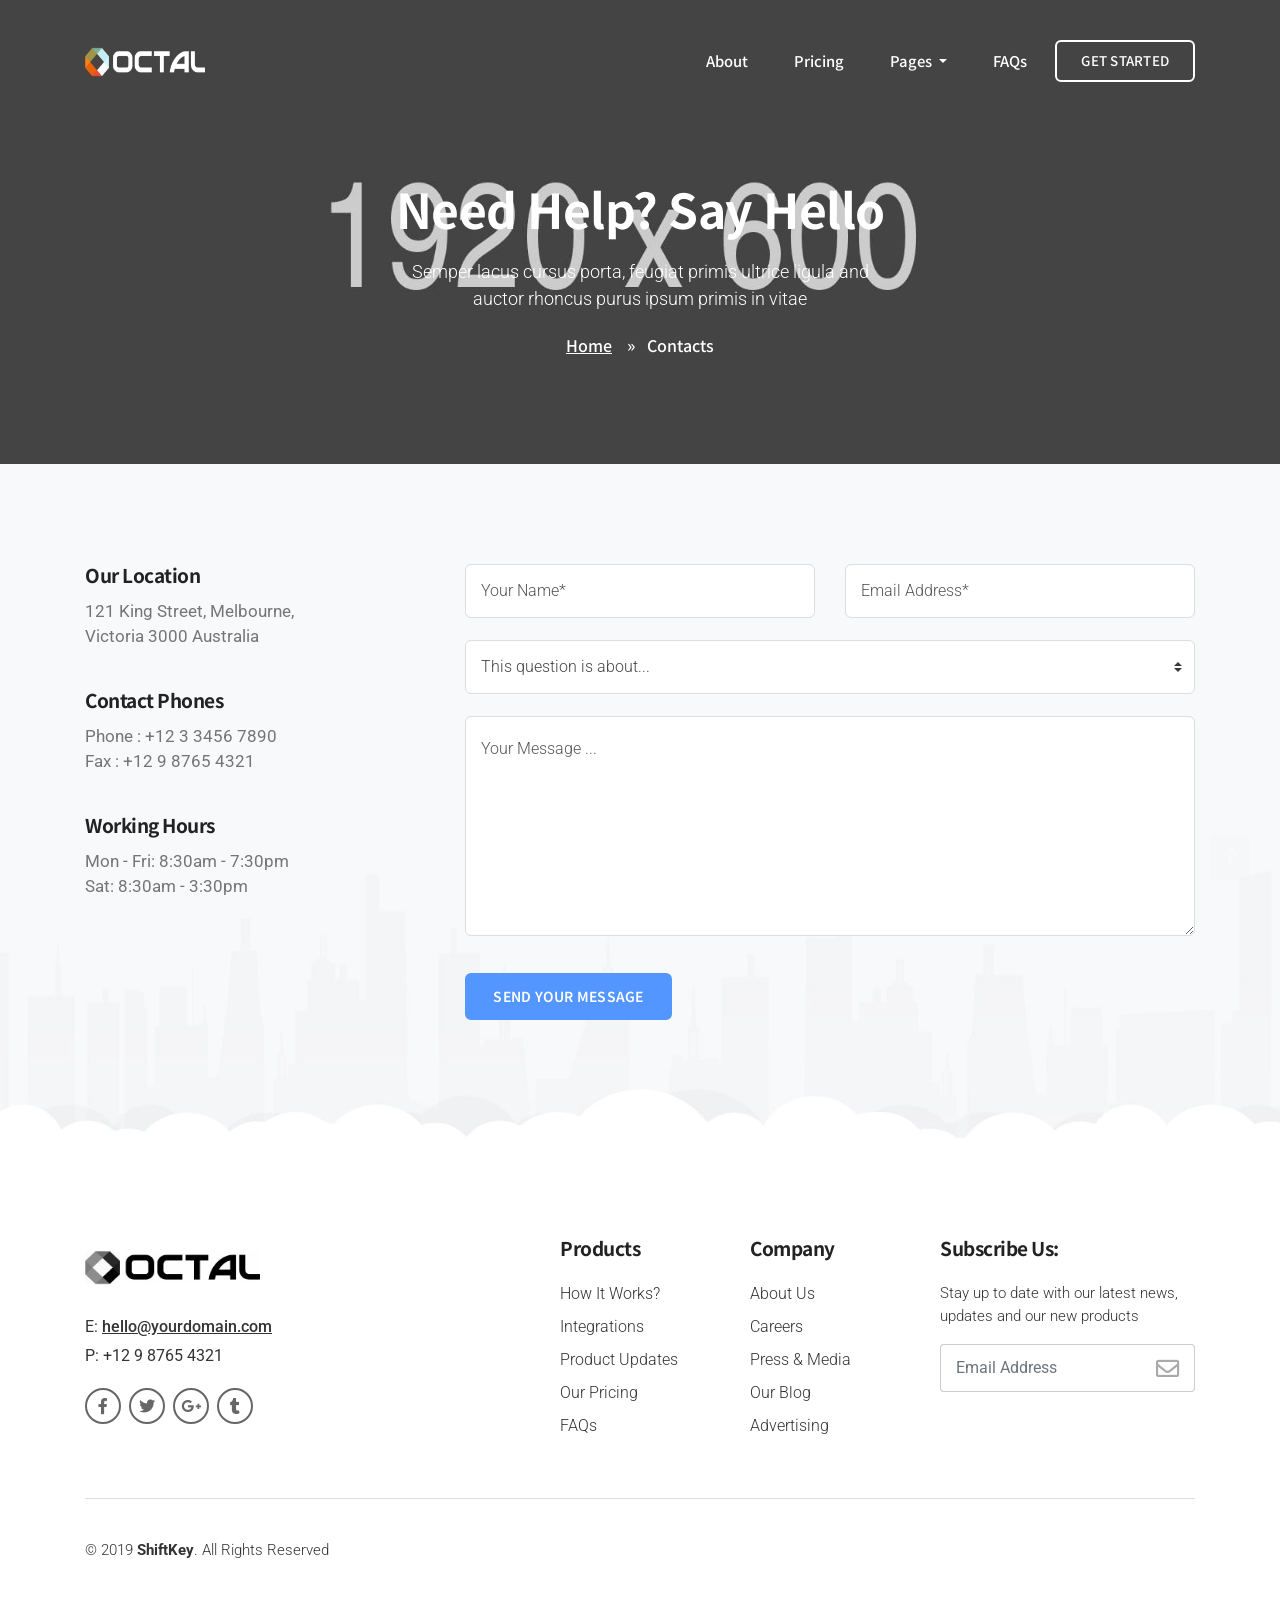
<file: contacts.html>
<!DOCTYPE html>
<!-- ShiftKey - Software & Startup Premium Landing Page Template design by DSAThemes (http://www.dsathemes.com) -->
<!--[if lt IE 7 ]><html class="ie ie6" lang="en"> <![endif]-->
<!--[if IE 7 ]><html class="ie ie7" lang="en"> <![endif]-->
<!--[if IE 8 ]><html class="ie ie8" lang="en"> <![endif]-->
<!--[if (gte IE 9)|!(IE)]><!-->
<html lang="en">




	<head>

		<!-- Google Analytics: Change UA-XXXXX-X to be your site's ID. Go to http://www.google.com/analytics/ for more information. -->	
		<!--
		<script>
			window.ga=window.ga||function(){(ga.q=ga.q||[]).push(arguments)};ga.l=+new Date;
			ga('create', 'UA-XXXXX-Y', 'auto');
			ga('send', 'pageview');
		</script>
		<script async src='https://www.google-analytics.com/analytics.js'></script>
		-->
		<!-- End Google Analytics -->

		<meta charset="utf-8">
		<meta http-equiv="X-UA-Compatible" content="IE=edge"/>
		<meta name="author" content="DSAThemes"/>	
		<meta name="description" content="ShiftKey - Software & Startup Premium Landing Page Template"/>
		<meta name="keywords" content="Responsive, HTML5 Template, DSAThemes, One Page, Landing, Startup, Software, Business, Company, Corporate, Creative, Freelancers">		
		<meta name="viewport" content="width=device-width, initial-scale=1.0"/>
				
  		<!-- SITE TITLE -->
		<title>ShiftKey - Software & Startup Premium Landing Page Template</title>
							
		<!-- FAVICON AND TOUCH ICONS  -->
		<link rel="shortcut icon" href="images/favicon.ico" type="image/x-icon">
		<link rel="icon" href="images/favicon.ico" type="image/x-icon">
		<link rel="apple-touch-icon" sizes="152x152" href="images/apple-touch-icon-152x152.png">
		<link rel="apple-touch-icon" sizes="120x120" href="images/apple-touch-icon-120x120.png">
		<link rel="apple-touch-icon" sizes="76x76" href="images/apple-touch-icon-76x76.png">
		<link rel="apple-touch-icon" href="images/apple-touch-icon.png">

		<!-- GOOGLE FONTS -->
		<link href="https://fonts.googleapis.com/css?family=Roboto:300,400,500,700,900" rel="stylesheet"> 	
		<link href="https://fonts.googleapis.com/css?family=Noto+Sans+TC:300,400,500,700,900" rel="stylesheet"> 

		<!-- BOOTSTRAP CSS -->
		<link href="css/bootstrap.min.css" rel="stylesheet">
				
		<!-- FONT ICONS -->
		<link href="https://use.fontawesome.com/releases/v5.7.2/css/all.css" integrity="sha384-fnmOCqbTlWIlj8LyTjo7mOUStjsKC4pOpQbqyi7RrhN7udi9RwhKkMHpvLbHG9Sr" rel="stylesheet" crossorigin="anonymous">		
		<link href="css/flaticon.css" rel="stylesheet">

		<!-- PLUGINS STYLESHEET -->
		<link href="css/magnific-popup.css" rel="stylesheet">	
		<link href="css/owl.carousel.min.css" rel="stylesheet">
		<link href="css/owl.theme.default.min.css" rel="stylesheet">
		<link href="css/animate.css" rel="stylesheet">
				
		<!-- TEMPLATE CSS -->
		<!-- <link href="css/aqua-theme.css" rel="stylesheet">       -->
	    <link href="css/blue-theme.css" rel="stylesheet"> 
	    <!-- <link href="css/bluegrey-theme.css" rel="stylesheet">   --> 
	    <!-- <link href="css/darkblue-theme.css" rel="stylesheet">   --> 
	    <!-- <link href="css/green-theme.css" rel="stylesheet">      -->
	    <!-- <link href="css/darkgreen-theme.css" rel="stylesheet">  -->
	    <!-- <link href="css/deeporange-theme.css" rel="stylesheet"> --> 
	    <!-- <link href="css/red-theme.css" rel="stylesheet">        --> 
	    <!-- <link href="css/purple-theme.css" rel="stylesheet">     -->
	    <!-- <link href="css/tomato-theme.css" rel="stylesheet">     -->

		<!-- RESPONSIVE CSS -->
		<link href="css/responsive.css" rel="stylesheet"> 
	
	</head>
	



	<body>




		<!-- PRELOADER SPINNER
		============================================= -->		
		<div id="loader-wrapper">
			<div id="loader">
				<span class="cssload-loader">
					<span class="cssload-loader-inner"></span>
				</span>
			</div>
		</div>




		<!-- PAGE CONTENT
		============================================= -->	
		<div id="page" class="page">



			<!-- HEADER
			============================================= -->
			<header id="header" class="header">
				<nav class="navbar fixed-top navbar-expand-md navbar-dark bg-tra hover-menu">
					<div class="container">


						<!-- LOGO IMAGE -->
						<!-- For Retina Ready displays take a image with double the amount of pixels that your image will be displayed (e.g 240 x 60 pixels) -->
				 		<a href="index.html" class="navbar-brand logo-black"><img src="images/logo.png" width="120" height="30" alt="header-logo"></a>
				 		<a href="index.html" class="navbar-brand logo-white"><img src="images/logo-white.png" width="120" height="30" alt="header-logo"></a>


				 		<!-- Responsive Menu Button -->
				 		<button class="navbar-toggler" type="button" data-toggle="collapse" data-target="#navbarSupportedContent" aria-controls="navbarSupportedContent" aria-expanded="false" aria-label="Toggle navigation">
				   		 	<span class="navbar-bar-icon"><i class="fas fa-bars"></i></span>
				  		</button>


				  		<!-- Navigation Menu -->
				  		<div id="navbarSupportedContent" class="collapse navbar-collapse">				  			
					   		<ul class="navbar-nav ml-auto">

					   			<li class="nav-item nl-simple"><a class="nav-link" href="about.html">About</a></li>
					   			<li class="nav-item nl-simple"><a class="nav-link" href="pricing.html">Pricing</a></li>

					     		<!-- Dropdown Link -->
                      			<li class="nav-item dropdown">
		                            <a class="nav-link dropdown-toggle" href="#" id="navbarDropdownMenuLink" data-toggle="dropdown" aria-haspopup="true" aria-expanded="false">
		                                Pages 
		                            </a>

		                            <!-- Dropdown Menu -->
                           			<ul class="dropdown-menu" aria-labelledby="navbarDropdownMenuLink"> 
                           				<li><a class="dropdown-item" href="blog-listing.html">Blog Listing</a></li>
		                                <li><a class="dropdown-item" href="single-post.html">Single Blog Post</a></li>                         				
		                                <li><a class="dropdown-item" href="about.html">About ShiftKey</a></li>
		                                <li><a class="dropdown-item" href="pricing.html">Pricing Plans</a></li>
		                                <li><a class="dropdown-item" href="contacts.html">Contacts Us</a></li>		                                
		                                <li><a class="dropdown-item" href="clients.html">Our Clients</a></li>
		                                <li><a class="dropdown-item" href="faqs.html">FAQs</a></li>		                                		                                     
		                                <li><a class="dropdown-item" href="term.html">Terms & Privacy</a></li>	
		                                <li><a class="dropdown-item" href="404.html">404 Page</a></li>		                                		                                                    	
                            		</ul>
                        		</li>

                        		<li class="nav-item nl-simple"><a class="nav-link" href="faqs.html">FAQs</a></li>
                        		                                      		     		
					      	</ul>

					      	<!-- Header Button -->
					      	<span class="navbar-text white-color">						      															
								<a href="https://themeforest.net/item/shiftkey-software-startup-premium-landing-page-template/23696160" class="btn btn-tra-white primary-color-hover" target="_blank">Get Started</a>
						    </span>	

					    </div>	<!-- End Navigation Menu -->


					</div>	  <!-- End container -->
				</nav>	   <!-- End navbar -->
			</header>	<!-- END HEADER -->




			<!-- PAGE HERO
			============================================= -->	
			<section id="contacts-page" class="page-hero-section division">
				<div class="container">	
					

					<!-- PAGE HERO TEXT -->
					<div class="row">	
						<div class="col-md-10 col-lg-8 offset-md-1 offset-lg-2">
							<div class="hero-txt text-center white-color">

								<!-- Title -->
								<h3 class="h3-xl">Need Help? Say Hello</h3>

								<!-- Text -->
								<p class="p-hero">Semper lacus cursus porta, feugiat primis ultrice ligula and auctor
								   rhoncus purus ipsum primis in vitae
								</p>

							</div>
						</div>	
					</div>	<!-- END PAGE HERO TEXT -->


					<!-- BREADCRUMB -->
					<div id="breadcrumb">
						<div class="row">						
							<div class="col">
								<div class="breadcrumb-nav">
									<nav aria-label="breadcrumb">
									  	<ol class="breadcrumb">
									    	<li class="breadcrumb-item"><a href="index.html">Home</a></li>
									    	<li class="breadcrumb-item active" aria-current="page">Contacts</li>
									  	</ol>
									</nav>
								</div>
							</div>
						</div> 
					</div>	<!-- END BREADCRUMB -->


				</div>	   <!-- End container --> 
			</section>	<!-- END PAGE HERO -->	




			<!-- CONTACTS-3
		    ============================================= -->
		    <section id="contacts-3" class="bottom-clouds wide-100 contacts-section division">       
		        <div class="container">
			        <div class="row">


			        	<!-- CONTACTS INFO -->
				 		<div class="col-md-4">

					 		<!-- LOCATION -->
							<div class="contact-box mb-40">
								<h5 class="h5-sm">Our Location</h5>														
								<p class="grey-color">121 King Street, Melbourne, <br /> Victoria 3000 Australia</p>
							</div>

							<!-- PHONES -->
							<div class="contact-box mb-40">
								<h5 class="h5-sm">Contact Phones</h5>	
								<p class="grey-color">Phone : +12 3 3456 7890</p>
								<p class="grey-color">Fax : +12 9 8765 4321</p>
							</div>

							<!-- WORKING HOURS -->
							<div class="contact-box mb-40">
								<h5 class="h5-sm">Working Hours</h5>	
								<p class="grey-color">Mon - Fri: 8:30am - 7:30pm</p>
								<p class="grey-color">Sat: 8:30am - 3:30pm</p>
							</div>

						</div>	<!-- END CONTACTS INFO -->


			        	<!-- CONTACT FORM -->
			            <div class="col-md-8">
				            <div class="form-holder">
				                <form name="contactform" class="row contact-form">
				                                            
					                <!-- Contact Form Input -->
					                <div id="input-name" class="col-lg-6">
					                	<input type="text" name="name" class="form-control name" placeholder="Your Name*"> 
					                </div>
					                        
					                <div id="input-email" class="col-lg-6">
					                	<input type="text" name="email" class="form-control email" placeholder="Email Address*"> 
					                </div>
					                            
						                <!-- Form Select -->
						                <div id="input-subject" class="col-md-12 input-subject">
						                    <select id="inlineFormCustomSelect1" name="Subject" class="custom-select subject">
						                        <option>This question is about...</option>  
						                      	<option>Registering/Authorising</option>
						                      	<option>Using ShiftKey</option>
						                      	<option>Troubleshooting</option>
						                      	<option>Backup/Restore</option>
						                      	<option>Other</option>
						                    </select>
						                </div>
					                        
					                <div id="input-message" class="col-lg-12 input-message">
					                	<textarea class="form-control message" name="message" rows="6" placeholder="Your Message ..."></textarea>
					                </div> 
					                                            
					                <!-- Contact Form Button -->
					                <div class="col-lg-12 mt-15 form-btn text-right1">  
					                	<button type="submit" class="btn btn-primary-color black-hover submit">Send Your Message</button> 
					                </div>
					                                                              
					                <!-- Contact Form Message -->
					                <div class="col-lg-12 contact-form-msg text-center">
					                	<div class="sending-msg"><span class="loading"></span></div>
					                </div>  
				                                              
				                </form> 
				            </div>  
			            </div>  <!-- END CONTACT FORM -->



			        </div>    <!-- End row -->    
		        </div>     <!-- End container -->   
		    </section>  <!-- END CONTACTS-3 -->




		    <!-- FOOTER-2
			============================================= -->
			<footer id="footer-2" class="wide-40 footer division">
				<div class="container">


					<!-- FOOTER CONTENT -->
					<div class="row">


						<!-- FOOTER INFO -->
						<div class="col-md-10 col-lg-4">
							<div class="footer-info mb-40">

								<!-- Footer Logo -->
								<!-- For Retina Ready displays take a image with double the amount of pixels that your image will be displayed (e.g 350 x 70  pixels) -->
								<img src="images/footer-logo.png" width="175" height="35" alt="footer-logo">

								<!-- Email -->
								<p class="foo-email">E: <a href="mailto:yourdomain@mail.com">hello@yourdomain.com</a></p>

								<!-- Phone -->
								<p>P: +12 9 8765 4321</p>  

								<!-- Social Icons -->
								<div class="footer-socials-links mt-20">
									<ul class="foo-socials text-center clearfix">

										<li><a href="#" class="ico-facebook"><i class="fab fa-facebook-f"></i></a></li>
										<li><a href="#" class="ico-twitter"><i class="fab fa-twitter"></i></a></li>	
										<li><a href="#" class="ico-google-plus"><i class="fab fa-google-plus-g"></i></a></li>
										<li><a href="#" class="ico-tumblr"><i class="fab fa-tumblr"></i></a></li>			
																																				
										<!--
										<li><a href="#" class="ico-behance"><i class="fab fa-behance"></i></a></li>	
										<li><a href="#" class="ico-dribbble"><i class="fab fa-dribbble"></i></a></li>											
										<li><a href="#" class="ico-instagram"><i class="fab fa-instagram"></i></a></li>	
										<li><a href="#" class="ico-linkedin"><i class="fab fa-linkedin-in"></i></a></li>
										<li><a href="#" class="ico-pinterest"><i class="fab fa-pinterest-p"></i></a></li>									
										<li><a href="#" class="ico-youtube"><i class="fab fa-youtube"></i></a></li>											
										<li><a href="#" class="ico-vk"><i class="fab fa-vk"></i></a></li>
										<li><a href="#" class="ico-yelp"><i class="fab fa-yelp"></i></a></li>
										<li><a href="#" class="ico-yahoo"><i class="fab fa-yahoo"></i></a></li>
									    -->	

									</ul>									
								</div>	
							
							</div>	
						</div>	<!-- END FOOTER INFO -->		


						<!-- FOOTER PRODUCTS LINKS -->
						<div class="col-md-3 col-lg-2 offset-lg-1">
							<div class="footer-links mb-40">
							
								<!-- Title -->
								<h5 class="h5-sm">Products</h5>

								<!-- Footer List -->
								<ul class="clearfix">									
									<li><a href="#">How It Works?</a></li>																	
									<li><a href="#">Integrations</a></li>
									<li><a href="#">Product Updates</a></li>
									<li><a href="#">Our Pricing</a></li>
									<li><a href="#">FAQs</a></li>								
								</ul>

							</div>
						</div>


						<!-- FOOTER COMPANY LINKS -->
						<div class="col-md-3 col-lg-2">
							<div class="footer-links mb-40">
							
								<!-- Title -->
								<h5 class="h5-sm">Company</h5>

								<!-- Footer Links -->
								<ul class="clearfix">
									<li><a href="#">About Us</a></li>
									<li><a href="#">Careers</a></li>
									<li><a href="#">Press & Media</a></li>
									<li><a href="#">Our Blog</a></li>
									<li><a href="#">Advertising</a></li>	
								</ul>

							</div>
						</div>


						<!-- FOOTER NEWSLETTER FORM -->
						<div class="col-md-6 col-lg-3">
							<div class="footer-form mb-20">

								<!-- Title -->
								<h5 class="h5-sm">Subscribe Us:</h5>

								<!-- Text -->
								<p class="p-sm m-bottom-20">Stay up to date with our latest news, updates and our new products</p>

								<!-- Newsletter Form Input -->
								<form class="newsletter-form">
											
									<div class="input-group">
										<input type="email" class="form-control" placeholder="Email Address" required id="s-email">								
										<span class="input-group-btn">
											<button type="submit" class="btn">
												<i class="far fa-envelope"></i>
											</button>
										</span>
									</div>

									<!-- Newsletter Form Notification -->		
									<label for="s-email" class="form-notification"></label>
												
								</form>
														
							</div>
						</div>	<!-- END FOOTER NEWSLETTER FORM -->


					</div>	  <!-- END FOOTER CONTENT -->


					<!-- FOOTER COPYRIGHT -->
					<div class="bottom-footer">
						<div class="row">
							<div class="col-md-12">
								<p class="footer-copyright">&copy; 2019 <span>ShiftKey</span>. All Rights Reserved</p>
							</div>
						</div>
					</div>


				</div>	   <!-- End container -->										
			</footer>	<!-- END FOOTER-2 -->

		


		</div>	<!-- END PAGE CONTENT -->




		<!-- EXTERNAL SCRIPTS
		============================================= -->	
		<script src="js/jquery-3.3.1.min.js"></script>
		<script src="js/bootstrap.min.js"></script>	
		<script src="js/modernizr.custom.js"></script>
		<script src="js/jquery.easing.js"></script>
		<script src="js/jquery.appear.js"></script>
		<script src="js/jquery.stellar.min.js"></script>	
		<script src="js/jquery.scrollto.js"></script>
		<script src="js/owl.carousel.min.js"></script>
		<script src="js/jquery.magnific-popup.min.js"></script>	
		<script src="js/imagesloaded.pkgd.min.js"></script>
		<script src="js/isotope.pkgd.min.js"></script>
		<script src="js/hero-form.js"></script>
		<script src="js/register-form.js"></script>
		<script src="js/contact-form.js"></script>
		<script src="js/quick-form.js"></script>
		<script src="js/comment-form.js"></script>
		<script src="js/jquery.validate.min.js"></script>
		<script src="js/jquery.ajaxchimp.min.js"></script>	
		<script src="js/wow.js"></script>	
	
		<!-- Custom Script -->		
		<script src="js/custom.js"></script>

		<script>
			new WOW().init();
		</script>	

		<!-- HTML5 shim, for IE6-8 support of HTML5 elements. All other JS at the end of file. -->
		<!-- [if lt IE 9]>
			<script src="js/html5shiv.js" type="text/javascript"></script>
			<script src="js/respond.min.js" type="text/javascript"></script>
		<![endif] -->



	</body>



</html>
</file>
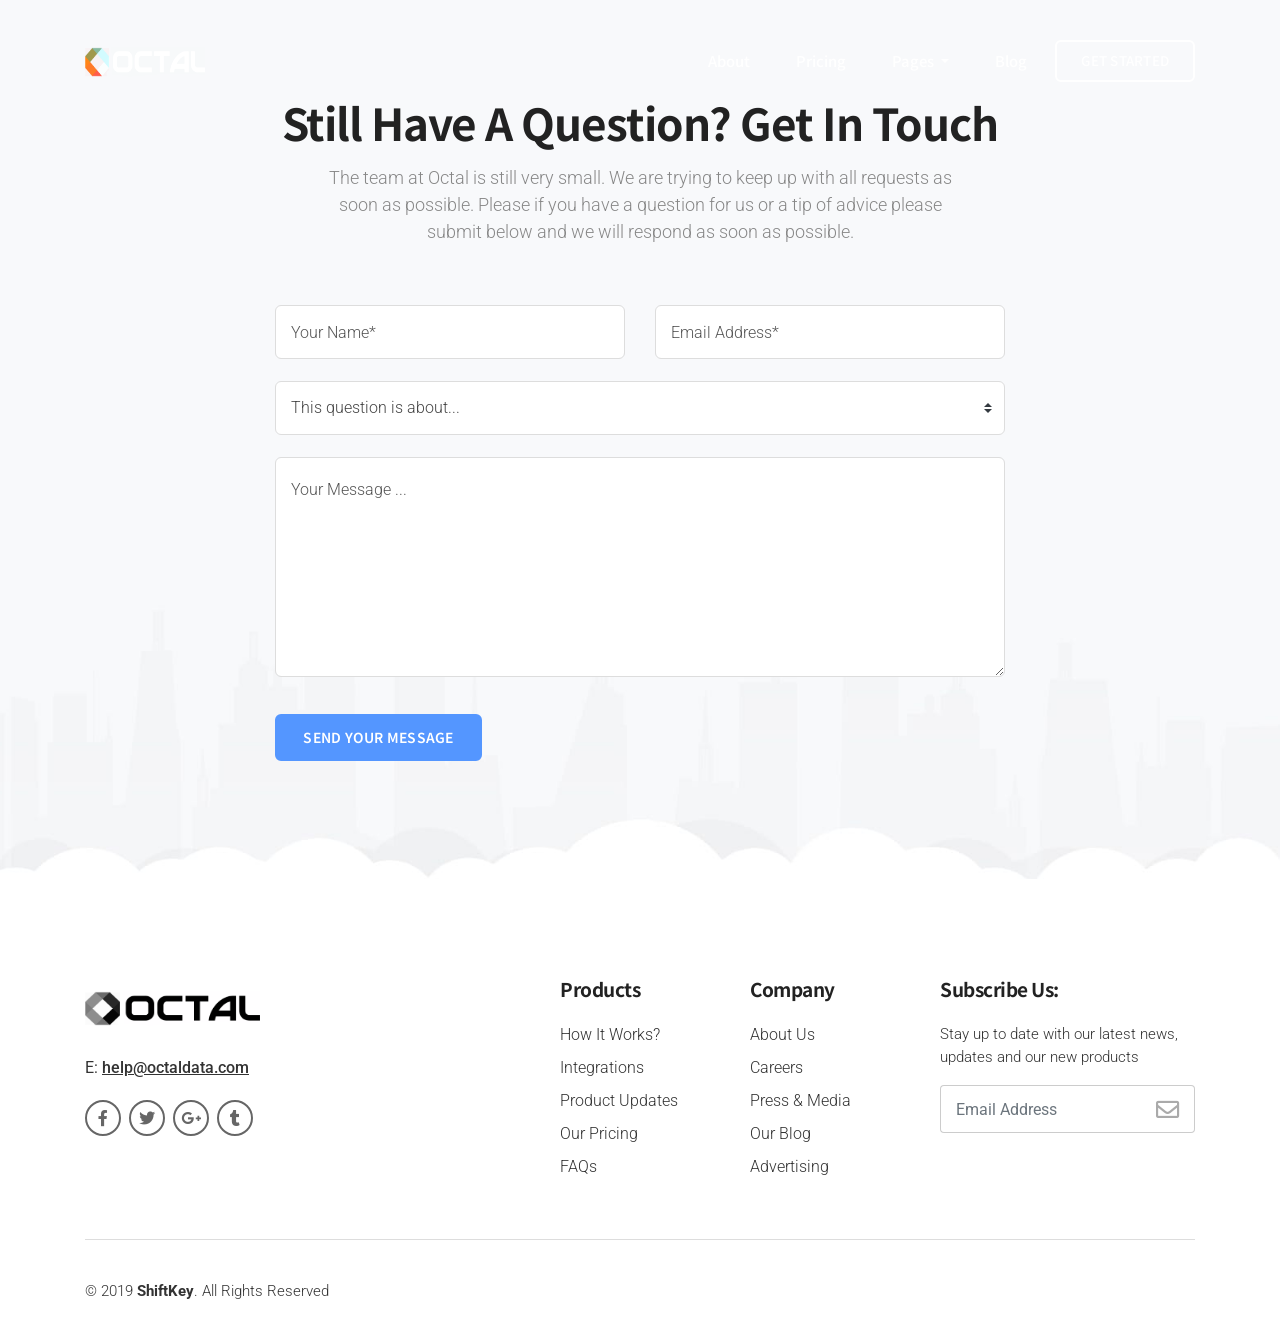
<file: faqs.html>
<!DOCTYPE html>
<!-- ShiftKey - Software & Startup Premium Landing Page Template design by DSAThemes (http://www.dsathemes.com) -->
<!--[if lt IE 7 ]><html class="ie ie6" lang="en"> <![endif]-->
<!--[if IE 7 ]><html class="ie ie7" lang="en"> <![endif]-->
<!--[if IE 8 ]><html class="ie ie8" lang="en"> <![endif]-->
<!--[if (gte IE 9)|!(IE)]><!-->
<html lang="en">




	<head>

		<!-- Google Analytics: Change UA-XXXXX-X to be your site's ID. Go to http://www.google.com/analytics/ for more information. -->	
		<!--
		<script>
			window.ga=window.ga||function(){(ga.q=ga.q||[]).push(arguments)};ga.l=+new Date;
			ga('create', 'UA-XXXXX-Y', 'auto');
			ga('send', 'pageview');
		</script>
		<script async src='https://www.google-analytics.com/analytics.js'></script>
		-->
		<!-- End Google Analytics -->

		<meta charset="utf-8">
		<meta http-equiv="X-UA-Compatible" content="IE=edge"/>
		<meta name="author" content="DSAThemes"/>	
		<meta name="description" content="Octal - StreamOps"/>
		<meta name="keywords" content="Kafka, Redpanda, pulsar, apache, HTML5 Template, DSAThemes, One Page, Landing, Startup, Software, Business, Company, Corporate, Creative, Freelancers">		
		<meta name="viewport" content="width=device-width, initial-scale=1.0"/>
				
  		<!-- SITE TITLE -->
		<title>Octal StreamOps - Stream more efficiently</title>
							
		<!-- FAVICON AND TOUCH ICONS  -->
		<link rel="shortcut icon" href="images/favicon.ico" type="image/x-icon">
		<link rel="icon" href="images/favicon.ico" type="image/x-icon">
		<link rel="apple-touch-icon" sizes="152x152" href="images/apple-touch-icon-152x152.png">
		<link rel="apple-touch-icon" sizes="120x120" href="images/apple-touch-icon-120x120.png">
		<link rel="apple-touch-icon" sizes="76x76" href="images/apple-touch-icon-76x76.png">
		<link rel="apple-touch-icon" href="images/apple-touch-icon.png">

		<!-- GOOGLE FONTS -->
		<link href="https://fonts.googleapis.com/css?family=Roboto:300,400,500,700,900" rel="stylesheet"> 	
		<link href="https://fonts.googleapis.com/css?family=Noto+Sans+TC:300,400,500,700,900" rel="stylesheet"> 

		<!-- BOOTSTRAP CSS -->
		<link href="css/bootstrap.min.css" rel="stylesheet">
				
		<!-- FONT ICONS -->
		<link href="https://use.fontawesome.com/releases/v5.7.2/css/all.css" integrity="sha384-fnmOCqbTlWIlj8LyTjo7mOUStjsKC4pOpQbqyi7RrhN7udi9RwhKkMHpvLbHG9Sr" rel="stylesheet" crossorigin="anonymous">		
		<link href="css/flaticon.css" rel="stylesheet">

		<!-- PLUGINS STYLESHEET -->
		<link href="css/magnific-popup.css" rel="stylesheet">	
		<link href="css/owl.carousel.min.css" rel="stylesheet">
		<link href="css/owl.theme.default.min.css" rel="stylesheet">
		<link href="css/animate.css" rel="stylesheet">
				
		<!-- TEMPLATE CSS -->
		<!-- <link href="css/aqua-theme.css" rel="stylesheet">       -->
	    <link href="css/blue-theme.css" rel="stylesheet"> 
	    <!-- <link href="css/bluegrey-theme.css" rel="stylesheet">   --> 
	    <!-- <link href="css/darkblue-theme.css" rel="stylesheet">   --> 
	    <!-- <link href="css/green-theme.css" rel="stylesheet">      -->
	    <!-- <link href="css/darkgreen-theme.css" rel="stylesheet">  -->
	    <!-- <link href="css/deeporange-theme.css" rel="stylesheet"> --> 
	    <!-- <link href="css/red-theme.css" rel="stylesheet">        --> 
	    <!-- <link href="css/purple-theme.css" rel="stylesheet">     -->
	    <!-- <link href="css/tomato-theme.css" rel="stylesheet">     -->

		<!-- RESPONSIVE CSS -->
		<link href="css/responsive.css" rel="stylesheet"> 
	
	</head>
	



	<body>




		<!-- PRELOADER SPINNER
		============================================= -->		
		<div id="loader-wrapper">
			<div id="loader">
				<span class="cssload-loader">
					<span class="cssload-loader-inner"></span>
				</span>
			</div>
		</div>




		<!-- PAGE CONTENT
		============================================= -->	
		<div id="page" class="page">



			<!-- HEADER
			============================================= -->
			<header id="header" class="header">
				<nav class="navbar fixed-top navbar-expand-md navbar-dark bg-tra hover-menu">
					<div class="container">


						<!-- LOGO IMAGE -->
						<!-- For Retina Ready displays take a image with double the amount of pixels that your image will be displayed (e.g 240 x 60 pixels) -->
				 		<a href="index.html" class="navbar-brand logo-black"><img src="images/logo.png" width="120" height="30" alt="header-logo"></a>
				 		<a href="index.html" class="navbar-brand logo-white"><img src="images/logo-white.png" width="120" height="30" alt="header-logo"></a>


				 		<!-- Responsive Menu Button -->
				 		<button class="navbar-toggler" type="button" data-toggle="collapse" data-target="#navbarSupportedContent" aria-controls="navbarSupportedContent" aria-expanded="false" aria-label="Toggle navigation">
				   		 	<span class="navbar-bar-icon"><i class="fas fa-bars"></i></span>
				  		</button>


				  		<!-- Navigation Menu -->
				  		<div id="navbarSupportedContent" class="collapse navbar-collapse">				  			
					   		<ul class="navbar-nav ml-auto">

					   			<li class="nav-item nl-simple"><a class="nav-link" href="about.html">About</a></li>
					   			<li class="nav-item nl-simple"><a class="nav-link" href="pricing.html">Pricing</a></li>

					     		<!-- Dropdown Link -->
                      			<li class="nav-item dropdown">
		                            <a class="nav-link dropdown-toggle" href="#" id="navbarDropdownMenuLink" data-toggle="dropdown" aria-haspopup="true" aria-expanded="false">
		                                Pages 
		                            </a>

		                            <!-- Dropdown Menu -->
                           			<ul class="dropdown-menu" aria-labelledby="navbarDropdownMenuLink"> 
                           				<li><a class="dropdown-item" href="blog-listing.html">Blog Listing</a></li>
		                                <li><a class="dropdown-item" href="single-post.html">Single Blog Post</a></li>                         				
		                                <li><a class="dropdown-item" href="about.html">About ShiftKey</a></li>
		                                <li><a class="dropdown-item" href="pricing.html">Pricing Plans</a></li>
		                                <li><a class="dropdown-item" href="contacts.html">Contacts Us</a></li>		                                
		                                <li><a class="dropdown-item" href="clients.html">Our Clients</a></li>
		                                <li><a class="dropdown-item" href="faqs.html">FAQs</a></li>		                                		                                     
		                                <li><a class="dropdown-item" href="term.html">Terms & Privacy</a></li>	
		                                <li><a class="dropdown-item" href="404.html">404 Page</a></li>		                                		                                                    	
                            		</ul>
                        		</li>

                        		<li class="nav-item nl-simple"><a class="nav-link" href="blog-listing.html">Blog</a></li>
                        		                                      		     		
					      	</ul>

					      	<!-- Header Button -->
					      	<span class="navbar-text white-color">						      															
								<a href="https://themeforest.net/item/shiftkey-software-startup-premium-landing-page-template/23696160" class="btn btn-tra-white primary-color-hover" target="_blank">Get Started</a>
						    </span>	

					    </div>	<!-- End Navigation Menu -->


					</div>	  <!-- End container -->
				</nav>	   <!-- End navbar -->
			</header>	<!-- END HEADER -->





			<!-- CONTACTS-1
		    ============================================= -->
		    <section id="contacts-1" class="bottom-clouds wide-100 contacts-section division">       
		        <div class="container">


			        <!-- SECTION TITLE -->  
			         <div class="row"> 
			            <div class="col-lg-10 offset-lg-1 section-title">

			              	<!-- Title  --> 
			             	 <h3 class="h3-lg">Still Have A Question?  Get In Touch</h3>  

			              	<!-- Text -->
							<p class="p-md">The team at Octal is still very small.  We are trying to keep up with all requests as soon as possible.  Please if you have a question for us or a tip of advice please submit below and we will respond as soon as possible.
							</p>
			                
			            </div>
			        </div>


			        <!-- CONTACT FORM -->
			        <div class="row">
			            <div class="col-md-10 col-xl-8 offset-md-1 offset-xl-2">
				            <div class="form-holder">
				                <form name="contactform" class="row contact-form">
				                                            
					                <!-- Contact Form Input -->
					                <div id="input-name" class="col-lg-6">
					                	<input type="text" name="name" class="form-control name" placeholder="Your Name*"> 
					                </div>
					                        
					                <div id="input-email" class="col-lg-6">
					                	<input type="text" name="email" class="form-control email" placeholder="Email Address*"> 
					                </div>
					                            
						                <!-- Form Select -->
						                <div id="input-subject" class="col-md-12 input-subject">
						                    <select id="inlineFormCustomSelect1" name="Subject" class="custom-select subject">
						                        <option>This question is about...</option>  
						                      	<option>Registering/Authorising</option>
						                      	<option>Using ShiftKey</option>
						                      	<option>Troubleshooting</option>
						                      	<option>Backup/Restore</option>
						                      	<option>Other</option>
						                    </select>
						                </div>
					                        
					                <div id="input-message" class="col-lg-12 input-message">
					                	<textarea class="form-control message" name="message" rows="6" placeholder="Your Message ..."></textarea>
					                </div> 
					                                            
					                <!-- Contact Form Button -->
					                <div class="col-lg-12 mt-15 form-btn text-right1">  
					                	<button type="submit" class="btn btn-primary-color black-hover submit">Send Your Message</button> 
					                </div>
					                                                              
					                <!-- Contact Form Message -->
					                <div class="col-lg-12 contact-form-msg text-center">
					                	<div class="sending-msg"><span class="loading"></span></div>
					                </div>  
				                                              
				                </form> 
				            </div>  
			            </div>  
			        </div>     <!-- END CONTACT FORM -->
		          

		        </div>     <!-- End container -->   
		    </section>  <!-- END CONTACTS-1 -->




			<!-- FOOTER-2
			============================================= -->
			<footer id="footer-2" class="wide-40 footer division">
				<div class="container">


					<!-- FOOTER CONTENT -->
					<div class="row">


						<!-- FOOTER INFO -->
						<div class="col-md-10 col-lg-4">
							<div class="footer-info mb-40">

								<!-- Footer Logo -->
								<!-- For Retina Ready displays take a image with double the amount of pixels that your image will be displayed (e.g 350 x 70  pixels) -->
								<img src="images/footer-logo.png" width="175" height="35" alt="footer-logo">

								<!-- Email -->
								<p class="foo-email">E: <a href="mailto:help@octaldata.com">help@octaldata.com</a></p>

								<!-- Phone -->
								<!-- <p>P: +12 9 8765 4321</p>  -->

								<!-- Social Icons -->
								<div class="footer-socials-links mt-20">
									<ul class="foo-socials text-center clearfix">

										<li><a href="#" class="ico-facebook"><i class="fab fa-facebook-f"></i></a></li>
										<li><a href="#" class="ico-twitter"><i class="fab fa-twitter"></i></a></li>	
										<li><a href="#" class="ico-google-plus"><i class="fab fa-google-plus-g"></i></a></li>
										<li><a href="#" class="ico-tumblr"><i class="fab fa-tumblr"></i></a></li>			
																																				
										<!--
										<li><a href="#" class="ico-behance"><i class="fab fa-behance"></i></a></li>	
										<li><a href="#" class="ico-dribbble"><i class="fab fa-dribbble"></i></a></li>											
										<li><a href="#" class="ico-instagram"><i class="fab fa-instagram"></i></a></li>	
										<li><a href="#" class="ico-linkedin"><i class="fab fa-linkedin-in"></i></a></li>
										<li><a href="#" class="ico-pinterest"><i class="fab fa-pinterest-p"></i></a></li>									
										<li><a href="#" class="ico-youtube"><i class="fab fa-youtube"></i></a></li>											
										<li><a href="#" class="ico-vk"><i class="fab fa-vk"></i></a></li>
										<li><a href="#" class="ico-yelp"><i class="fab fa-yelp"></i></a></li>
										<li><a href="#" class="ico-yahoo"><i class="fab fa-yahoo"></i></a></li>
									    -->	

									</ul>									
								</div>	
							
							</div>	
						</div>	<!-- END FOOTER INFO -->		


						<!-- FOOTER PRODUCTS LINKS -->
						<div class="col-md-3 col-lg-2 offset-lg-1">
							<div class="footer-links mb-40">
							
								<!-- Title -->
								<h5 class="h5-sm">Products</h5>

								<!-- Footer List -->
								<ul class="clearfix">									
									<li><a href="#">How It Works?</a></li>																	
									<li><a href="#">Integrations</a></li>
									<li><a href="#">Product Updates</a></li>
									<li><a href="#">Our Pricing</a></li>
									<li><a href="#">FAQs</a></li>								
								</ul>

							</div>
						</div>


						<!-- FOOTER COMPANY LINKS -->
						<div class="col-md-3 col-lg-2">
							<div class="footer-links mb-40">
							
								<!-- Title -->
								<h5 class="h5-sm">Company</h5>

								<!-- Footer Links -->
								<ul class="clearfix">
									<li><a href="#">About Us</a></li>
									<li><a href="#">Careers</a></li>
									<li><a href="#">Press & Media</a></li>
									<li><a href="#">Our Blog</a></li>
									<li><a href="#">Advertising</a></li>	
								</ul>

							</div>
						</div>


						<!-- FOOTER NEWSLETTER FORM -->
						<div class="col-md-6 col-lg-3">
							<div class="footer-form mb-20">

								<!-- Title -->
								<h5 class="h5-sm">Subscribe Us:</h5>

								<!-- Text -->
								<p class="p-sm m-bottom-20">Stay up to date with our latest news, updates and our new products</p>

								<!-- Newsletter Form Input -->
								<form class="newsletter-form">
											
									<div class="input-group">
										<input type="email" class="form-control" placeholder="Email Address" required id="s-email">								
										<span class="input-group-btn">
											<button type="submit" class="btn">
												<i class="far fa-envelope"></i>
											</button>
										</span>
									</div>

									<!-- Newsletter Form Notification -->		
									<label for="s-email" class="form-notification"></label>
												
								</form>
														
							</div>
						</div>	<!-- END FOOTER NEWSLETTER FORM -->


					</div>	  <!-- END FOOTER CONTENT -->


					<!-- FOOTER COPYRIGHT -->
					<div class="bottom-footer">
						<div class="row">
							<div class="col-md-12">
								<p class="footer-copyright">&copy; 2019 <span>ShiftKey</span>. All Rights Reserved</p>
							</div>
						</div>
					</div>


				</div>	   <!-- End container -->										
			</footer>	<!-- END FOOTER-2 -->




		</div>	<!-- END PAGE CONTENT -->




		<!-- EXTERNAL SCRIPTS
		============================================= -->	
		<script src="js/jquery-3.3.1.min.js"></script>
		<script src="js/bootstrap.min.js"></script>	
		<script src="js/modernizr.custom.js"></script>
		<script src="js/jquery.easing.js"></script>
		<script src="js/jquery.appear.js"></script>
		<script src="js/jquery.stellar.min.js"></script>	
		<script src="js/jquery.scrollto.js"></script>
		<script src="js/owl.carousel.min.js"></script>
		<script src="js/jquery.magnific-popup.min.js"></script>	
		<script src="js/imagesloaded.pkgd.min.js"></script>
		<script src="js/isotope.pkgd.min.js"></script>
		<script src="js/hero-form.js"></script>
		<script src="js/register-form.js"></script>
		<script src="js/contact-form.js"></script>
		<script src="js/quick-form.js"></script>
		<script src="js/comment-form.js"></script>
		<script src="js/jquery.validate.min.js"></script>
		<script src="js/jquery.ajaxchimp.min.js"></script>	
		<script src="js/wow.js"></script>	
	
		<!-- Custom Script -->		
		<script src="js/custom.js"></script>

		<script>
			new WOW().init();
		</script>	

		<!-- HTML5 shim, for IE6-8 support of HTML5 elements. All other JS at the end of file. -->
		<!-- [if lt IE 9]>
			<script src="js/html5shiv.js" type="text/javascript"></script>
			<script src="js/respond.min.js" type="text/javascript"></script>
		<![endif] -->



	</body>



</html>
</file>
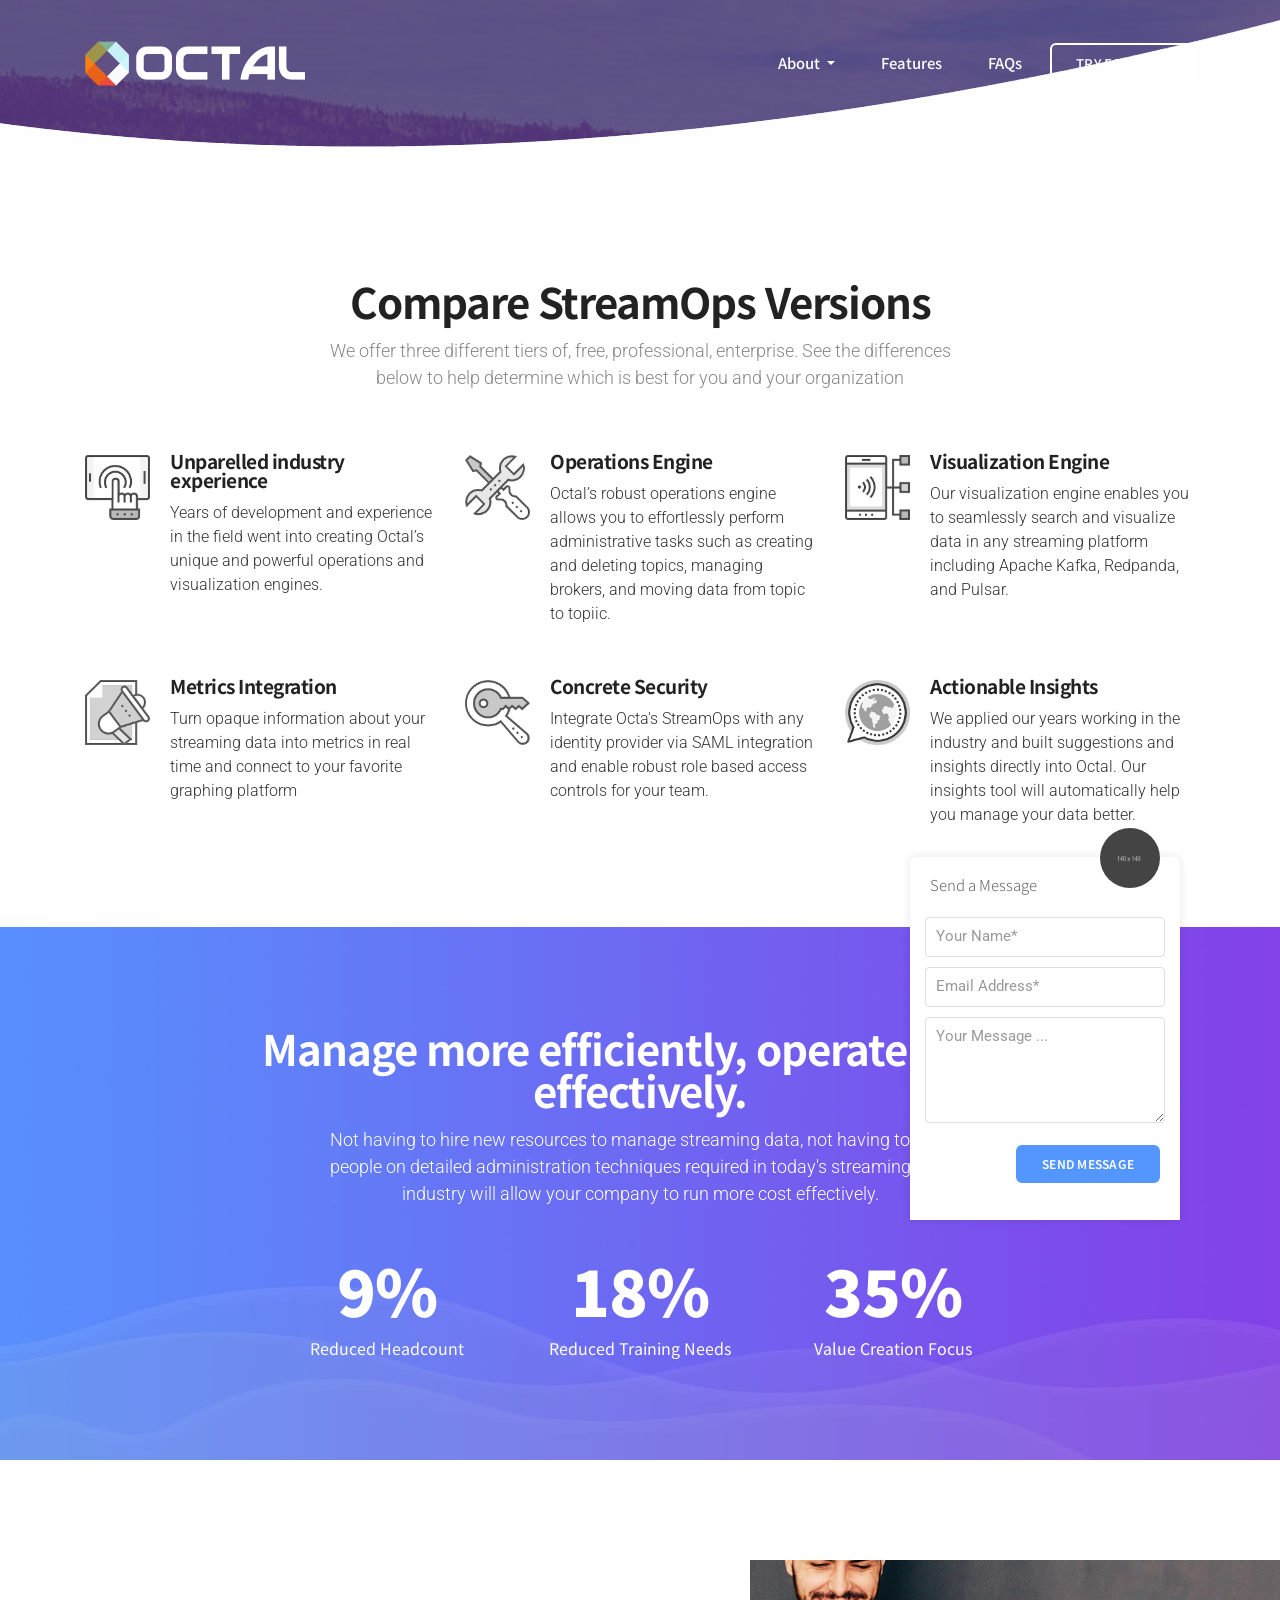
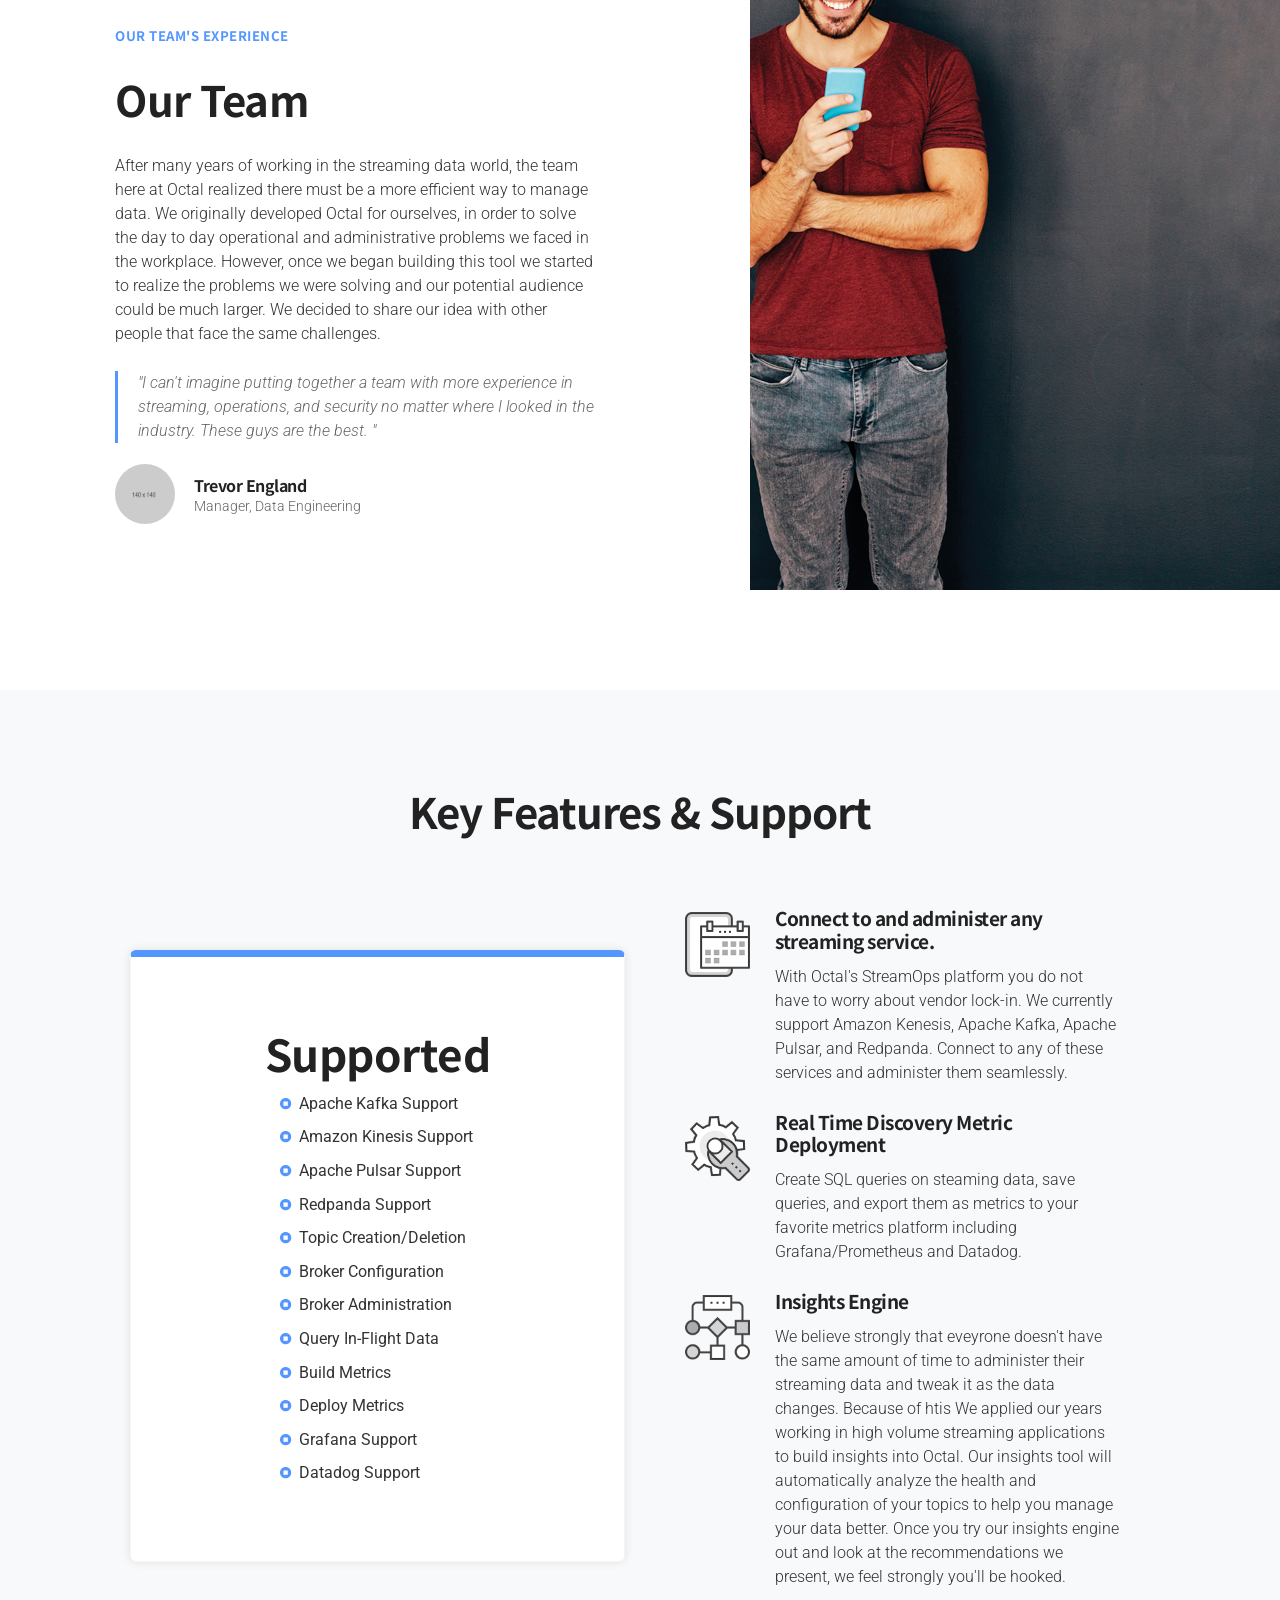
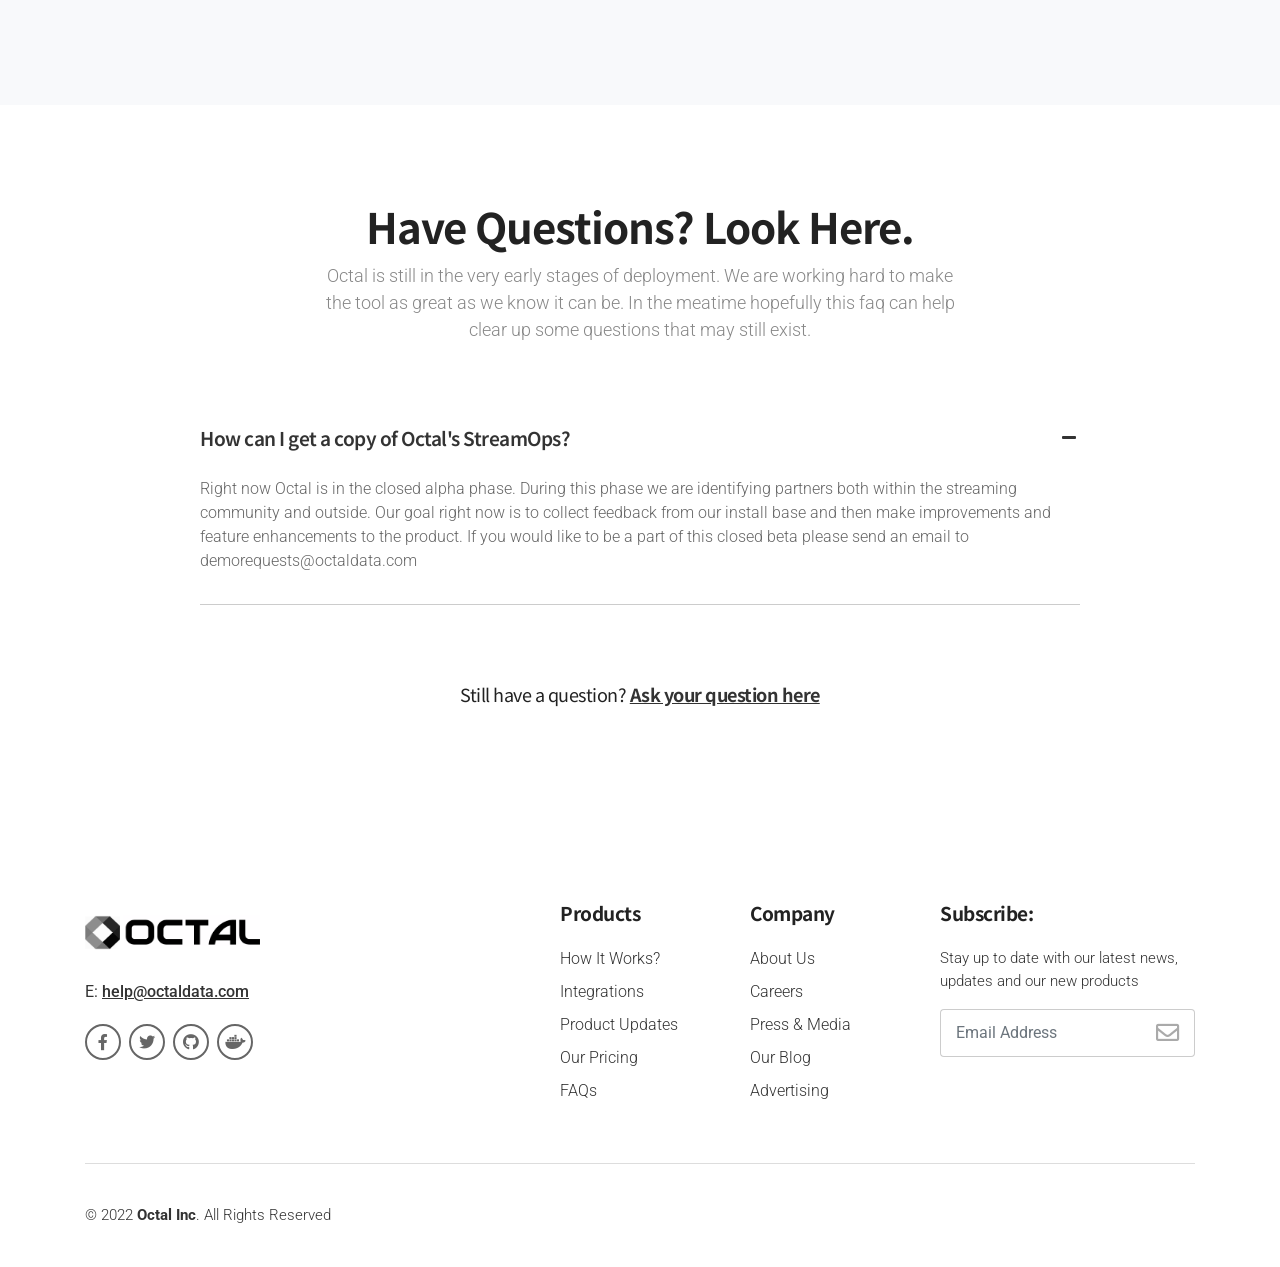
<file: feature_orig.html>
<!DOCTYPE html>
<!--[if lt IE 7 ]><html class="ie ie6" lang="en"> <![endif]-->
<!--[if IE 7 ]><html class="ie ie7" lang="en"> <![endif]-->
<!--[if IE 8 ]><html class="ie ie8" lang="en"> <![endif]-->
<!--[if (gte IE 9)|!(IE)]><!-->
<html lang="en">
<head>
   <meta charset="utf-8">
   <meta http-equiv="X-UA-Compatible" content="IE=edge"/>
   <meta name="author" content="DSAThemes"/>
   <meta name="description" content="Octal - StreamOps software"/>
   <meta name="keywords" content="streams, streaming, kafka, apache pulsar, red panda, topics">
   <meta name="viewport" content="width=device-width, initial-scale=1.0"/>

   <title>Octal - Own your StreamOps</title>

   <link rel="shortcut icon" href="images/favicon.ico" type="image/x-icon">
   <link rel="icon" href="images/favicon.ico" type="image/x-icon">
   <link rel="apple-touch-icon" sizes="152x152" href="images/apple-touch-icon-152x152.png">
   <link rel="apple-touch-icon" sizes="120x120" href="images/apple-touch-icon-120x120.png">
   <link rel="apple-touch-icon" sizes="76x76" href="images/apple-touch-icon-76x76.png">
   <link rel="apple-touch-icon" href="images/apple-touch-icon.png">

   <link href="https://fonts.googleapis.com/css?family=Roboto:300,400,500,700,900" rel="stylesheet">
   <link href="https://fonts.googleapis.com/css?family=Noto+Sans+TC:300,400,500,700,900" rel="stylesheet">

   <link href="css/bootstrap.min.css" rel="stylesheet">

   <link href="https://use.fontawesome.com/releases/v5.7.2/css/all.css" integrity="sha384-fnmOCqbTlWIlj8LyTjo7mOUStjsKC4pOpQbqyi7RrhN7udi9RwhKkMHpvLbHG9Sr" rel="stylesheet" crossorigin="anonymous">
   <link href="css/flaticon.css" rel="stylesheet">

   <link href="css/magnific-popup.css" rel="stylesheet">
   <link href="css/owl.carousel.min.css" rel="stylesheet">
   <link href="css/owl.theme.default.min.css" rel="stylesheet">
   <link href="css/animate.css" rel="stylesheet">

   <!-- <link href="css/aqua-theme.css" rel="stylesheet">       -->
   <link href="css/blue-theme.css" rel="stylesheet">
   <!-- <link href="css/bluegrey-theme.css" rel="stylesheet">   -->
   <!-- <link href="css/darkblue-theme.css" rel="stylesheet">   -->
   <!-- <link href="css/green-theme.css" rel="stylesheet">      -->
   <!-- <link href="css/darkgreen-theme.css" rel="stylesheet">  -->
   <!-- <link href="css/deeporange-theme.css" rel="stylesheet"> -->
   <!-- <link href="css/red-theme.css" rel="stylesheet">        -->
   <!-- <link href="css/purple-theme.css" rel="stylesheet">     -->
   <!-- <link href="css/tomato-theme.css" rel="stylesheet">     -->

   <link href="css/responsive.css" rel="stylesheet">

</head>
<body>


<!-- PRELOADER SPINNER
============================================= -->
<div id="loader-wrapper">
   <div id="loader">
				<span class="cssload-loader">
					<span class="cssload-loader-inner"></span>
				</span>
   </div>
</div>



<!-- PAGE CONTENT
============================================= -->
<div id="page" class="page">


   <!-- HEADER
   ============================================= -->
   <header id="header" class="header">
      <nav class="navbar fixed-top navbar-expand-md navbar-dark bg-tra hover-menu">
         <div class="container">

            <!-- LOGO IMAGE -->
            <a href="#hero-3" class="navbar-brand logo-black"><img src="images/logo.png" width="220" height="47" alt="header-logo"></a>
            <a href="#hero-3" class="navbar-brand logo-white"><img src="images/logo-white.png" width="220" height="47" alt="header-logo"></a>

            <!-- Responsive Menu Button -->
            <button class="navbar-toggler" type="button" data-toggle="collapse" data-target="#navbarSupportedContent" aria-controls="navbarSupportedContent" aria-expanded="false" aria-label="Toggle navigation">
               <span class="navbar-bar-icon"><i class="fas fa-bars"></i></span>
            </button>

            <!-- Navigation Menu -->
            <div id="navbarSupportedContent" class="collapse navbar-collapse">
               <ul class="navbar-nav ml-auto">

                  <!-- Dropdown Link -->
                  <li class="nav-item dropdown">
                     <a class="nav-link dropdown-toggle" href="#" id="navbarDropdownMenuLink" data-toggle="dropdown" aria-haspopup="true" aria-expanded="false">
                        About
                     </a>

                     <!-- Dropdown Menu -->
                     <ul class="dropdown-menu" aria-labelledby="navbarDropdownMenuLink">
                        <li><a class="dropdown-item" href="#services-4">Why Octal</a></li>
                        <li><a class="dropdown-item" href="#content-7">The Team</a></li>
                        <li><a class="dropdown-item" href="#content-4">How It Works</a></li>
                     </ul>
                  </li>

                  <li class="nav-item nl-simple"><a class="nav-link" href="/features.html">Features</a></li>

                  <li class="nav-item nl-simple"><a class="nav-link" href="#faqs-1">FAQs</a></li>

               </ul>

               <!-- Header Button -->
               <span class="navbar-text white-color">
								<a href="/getstreamops.html" class="btn btn-tra-white primary-color-hover">Try For Free</a>
						    </span>

            </div>	<!-- End Navigation Menu -->


         </div>	  <!-- End container -->
      </nav>	   <!-- End navbar -->
   </header>	<!-- END HEADER -->




   <!-- HERO-3
   ============================================= -->
   <section id="hero-3" class="bg-scroll hero-section division">
      <div class="container">
         <div class="row d-flex align-items-center">

         </div>    <!-- End row -->
      </div>     <!-- End container -->


      <!-- Bottom Wave -->
      <div class="bg-fixed hero-3-wave"></div>


   </section>	<!-- END HERO-3 -->




   <!-- SERVICES-4
   ============================================= -->
   <section id="services-4" class="wide-50 services-section division">
      <div class="container">


         <!-- SECTION TITLE -->
         <div class="row">
            <div class="col-lg-10 offset-lg-1 section-title">

               <!-- Title 	-->
               <h3 class="h3-md">Compare StreamOps Versions</h3>

               <!-- Text -->
               <p class="p-md">We offer three different tiers of, free, professional, enterprise.  See the differences below to help determine which is best for you and your organization
               </p>

            </div>
         </div>


         <div class="row">


            <!-- SERVICE BOX #1 -->
            <div class="col-sm-6 col-md-4">
               <div class="sbox-4 wow fadeInUp" data-wow-delay="0.1s" data-wow-duration="0.5s">

                  <!-- Icon -->
                  <img class="img-65" src="images/icons/smartphone-1.png" alt="service-icon" />

                  <!-- Text -->
                  <div class="sbox-4-txt">

                     <!-- Title -->
                     <h5 class="h5-sm">Unparelled industry experience</h5>

                     <!-- Text -->
                     <p>Years of development and experience in the field went into creating Octal’s unique and powerful operations and visualization engines.
                     </p>

                  </div>

               </div>
            </div>


            <!-- SERVICE BOX #2 -->
            <div class="col-sm-6 col-md-4">
               <div class="sbox-4 wow fadeInUp" data-wow-delay="0.1s" data-wow-duration="0.5s">

                  <!-- Icon -->
                  <img class="img-65" src="images/icons/settings-3.png" alt="service-icon" />

                  <!-- Text -->
                  <div class="sbox-4-txt">

                     <!-- Title -->
                     <h5 class="h5-sm">Operations Engine</h5>

                     <!-- Text -->
                     <p>Octal’s robust operations engine allows you to effortlessly perform administrative tasks such as creating and deleting topics, managing brokers, and moving data from topic to topiic.
                     </p>

                  </div>

               </div>
            </div>


            <!-- SERVICE BOX #3 -->
            <div class="col-sm-6 col-md-4">
               <div class="sbox-4 wow fadeInUp"  data-wow-delay="0.1s" data-wow-duration="0.5s">

                  <!-- Icon -->
                  <img class="img-65" src="images/icons/smartphone-3.png" alt="service-icon" />

                  <!-- Text -->
                  <div class="sbox-4-txt">

                     <!-- Title -->
                     <h5 class="h5-sm">Visualization Engine</h5>

                     <!-- Text -->
                     <p>Our visualization engine enables you to seamlessly search and visualize data in any streaming platform including Apache Kafka, Redpanda, and Pulsar.
                     </p>

                  </div>

               </div>
            </div>


            <!-- SERVICE BOX #4 -->
            <div class="col-sm-6 col-md-4">
               <div class="sbox-4 wow fadeInUp"  data-wow-delay="0.2s" data-wow-duration="0.5s">

                  <!-- Icon -->
                  <img class="img-65" src="images/icons/notification.png" alt="service-icon" />

                  <!-- Text -->
                  <div class="sbox-4-txt">

                     <!-- Title -->
                     <h5 class="h5-sm">Metrics Integration</h5>

                     <!-- Text -->
                     <p>Turn opaque information about your streaming data into metrics in real time and connect to your favorite graphing platform
                     </p>

                  </div>

               </div>
            </div>


            <!-- SERVICE BOX #5 -->
            <div class="col-sm-6 col-md-4">
               <div class="sbox-4 wow fadeInUp"  data-wow-delay="0.2s" data-wow-duration="0.5s">

                  <!-- Icon -->
                  <img class="img-65" src="images/icons/key-1.png" alt="service-icon" />

                  <!-- Text -->
                  <div class="sbox-4-txt">

                     <!-- Title -->
                     <h5 class="h5-sm">Concrete Security</h5>

                     <!-- Text -->
                     <p>Integrate Octa's StreamOps with any identity provider via SAML integration and enable robust role based access controls for your team.
                     </p>

                  </div>

               </div>
            </div>


            <!-- SERVICE BOX #6 -->
            <div class="col-sm-6 col-md-4">
               <div class="sbox-4 wow fadeInUp" data-wow-delay="0.2s" data-wow-duration="0.5s">

                  <!-- Icon -->
                  <img class="img-65" src="images/icons/communication.png" alt="service-icon" />

                  <!-- Text -->
                  <div class="sbox-4-txt">

                     <!-- Title -->
                     <h5 class="h5-sm">Actionable Insights</h5>

                     <!-- Text -->
                     <p>We applied our years working in the industry and built suggestions and insights directly into Octal.  Our insights tool will automatically help you manage your data better.
                     </p>

                  </div>

               </div>
            </div>


         </div>	   <!-- End row -->


      </div>	   <!-- End container -->
   </section>	<!-- END SERVICES-4 -->





   <!-- STATISTIC-1
   ============================================= -->
   <div id="statistic-1" class="blue-waves wide-60 statistic-section division">
      <div class="container white-color">


         <!-- SECTION TITLE -->
         <div class="row">
            <div class="col-lg-10 offset-lg-1 section-title">

               <!-- Title 	-->
               <h3 class="h3-md">Manage more efficiently, operate more effectively.</h3>

               <!-- Text -->
               <p class="p-md">Not having to hire new resources to manage streaming data, not having to train people on detailed administration techniques required in today's streaming data industry will allow your company to run more cost effectively.
               </p>

            </div>
         </div>


         <div class="row">
            <div class="col-md-10 col-lg-8 offset-md-1 offset-lg-2">
               <div class="row">


                  <!-- STATISTIC BLOCK #1 -->
                  <div class="col-sm-4">
                     <div class="statistic-block wow fadeInUp" data-wow-delay="0.2s">
                        <h5 class="statistic-number"><span class="count-element">25</span>%</h5>
                        <p class="txt-400">Reduced Headcount</p>
                     </div>
                  </div>


                  <!-- STATISTIC BLOCK #2 -->
                  <div class="col-sm-4">
                     <div class="statistic-block wow fadeInUp" data-wow-delay="0.2s">
                        <h5 class="statistic-number"><span class="count-element">50</span>%</h5>
                        <p class="txt-400">Reduced Training Needs</p>
                     </div>
                  </div>


                  <!-- STATISTIC BLOCK #3 -->
                  <div class="col-sm-4">
                     <div class="statistic-block wow fadeInUp" data-wow-delay="0.2s">
                        <h5 class="statistic-number"><span class="count-element">100</span>%</h5>
                        <p class="txt-400">Value Creation Focus </p>
                     </div>
                  </div>


               </div>
            </div>
         </div>	<!-- End row -->


      </div>	 <!-- End container -->
   </div>	 <!-- END STATISTIC-1 -->




   <!-- CONTENT-7
   ============================================= -->
   <section id="content-7" class="wide-60 content-section division">
      <div class="container">
         <div class="row d-flex align-items-center">


            <!-- TEXT BLOCK -->
            <div class="col-md-6 col-xl-6">
               <div class="txt-block pc-30 wow fadeInUp" data-wow-delay="0.2s" data-wow-duration="0.5s">

                  <!-- Section ID -->
                  <span class="section-id primary-color">Our Team's Experience</span>

                  <!-- Title -->
                  <h3 class="h3-md">Our Team</h3>

                  <!-- Text -->
                  <p>
                     After many years of working in the streaming data world, the team here at Octal realized there must be a more efficient way to manage data. We originally developed Octal for ourselves, in order to solve the day to day operational and administrative problems we faced in the workplace. However, once we began building this tool we started to realize the problems we were solving and our potential audience could be much larger. We decided to share our idea with other people that face the same challenges.
                  </p>

                  <!-- QUOTE -->
                  <div class="quote primary-theme mt-20">

                     <!-- Quote Text -->
                     <p>"I can't imagine putting together a team with more experience in streaming, operations, and security no matter where I looked in the industry.  These guys are the best. "
                     </p>

                     <!-- Quote Avatar -->
                     <div class="quote-avatar">
                        <img src="images/quote-avatar.jpg" alt="quote-avatar">
                     </div>

                     <!-- Quote Author -->
                     <div class="quote-author">
                        <h5 class="h5-xs">Trevor England</h5>
                        <span class="grey-color">Manager, Data Engineering</span>
                     </div>

                  </div>

               </div>
            </div>	<!-- END TEXT BLOCK -->


            <!-- IMAGE BLOCK -->
            <div class="col-md-6 col-xl-5 offset-xl-1">
               <div class="content-7-img wow fadeInRight" data-wow-delay="0.2s" data-wow-duration="0.5s">
                  <img class="img-fluid" src="images/us.jpg" alt="content-image">
               </div>
            </div>


         </div>	  <!-- End row -->
      </div>	   <!-- End container -->
   </section>	<!-- END CONTENT-7 -->




   <!-- CONTENT-4
   ============================================= -->
   <section id="content-4" class="bg-lightgrey wide-60 content-section division">
      <div class="container">
         <!-- TAB #1 -->
         <div class="tab-pane fade show active" id="price-tab-1" role="tabpanel" aria-labelledby="tab1-list">
            <div class="row d-flex align-items-center pricing-row primary-theme">
               <div class="col-lg-10 offset-lg-1 section-title">

                  <!-- Title      -->
                  <h3 class="h3-md">Key Features & Support</h3>

                  <p class="p-md">
                  </p>

               </div>


               <!-- STANDARD PRICING PLAN -->
               <div class="col-md-6">
                  <div class="pricing-table highlight">

                     <!-- Plan Price  -->
                     <div class="pricing-plan">
                        <h3 class="h3-lg">Supported</h3>
                     </div>

                     <!-- Pricing Plan Features  -->
                     <ul class="features">
                        <li><i class="fas fa-stop-circle"></i> Apache Kafka Support</li>
                        <li><i class="fas fa-stop-circle"></i> Amazon Kinesis Support</li>
                        <li><i class="fas fa-stop-circle"></i> Apache Pulsar Support</li>
                        <li><i class="fas fa-stop-circle"></i> Redpanda Support</li>
                        <li><i class="fas fa-stop-circle"></i> Topic Creation/Deletion</li>
                        <li><i class="fas fa-stop-circle"></i> Broker Configuration</li>
                        <li><i class="fas fa-stop-circle"></i> Broker Administration</li>
                        <li><i class="fas fa-stop-circle"></i> Query In-Flight Data</li>
                        <li><i class="fas fa-stop-circle"></i> Build Metrics</li>
                        <li><i class="fas fa-stop-circle"></i> Deploy Metrics</li>
                        <li><i class="fas fa-stop-circle"></i> Grafana Support</li>
                        <li><i class="fas fa-stop-circle"></i> Datadog Support</li>
                     </ul>

                  </div>
               </div>   <!-- END STANDARD PRICING PLAN -->





               <!-- TEXT BLOCK -->
               <div class="col-md-6">
                  <div class="txt-block pc-30 wow fadeInUp" data-wow-delay="0.1s" data-wow-duration="0.5s">


                     <!-- CONTENT BOX #1 -->
                     <div class="cbox-3 icon-xs mb-10">

                        <!-- Icon -->
                        <img class="img-65" src="images/icons/calendar-1.png" alt="service-icon" />

                        <!-- Text -->
                        <div class="cbox-3-txt">

                           <!-- Title -->
                           <h5 class="h5-sm">Connect to and administer any streaming service.</h5>

                           <!-- Text -->
                           <p>
                              With Octal's StreamOps platform you do not have to worry about vendor lock-in.  We currently support Amazon Kenesis, Apache Kafka, Apache Pulsar, and Redpanda.  Connect to any of these services and administer them seamlessly.
                           </p>

                        </div>

                     </div>	<!-- END CONTENT BOX #1 -->


                     <!-- CONTENT BOX #2 -->
                     <div class="cbox-3 icon-xs mb-10">

                        <!-- Icon -->
                        <img class="img-65" src="images/icons/settings-1.png" alt="service-icon" />

                        <!-- Text -->
                        <div class="cbox-3-txt">

                           <!-- Title -->
                           <h5 class="h5-sm">Real Time Discovery Metric Deployment</h5>

                           <!-- Text -->
                           <p>
                              Create SQL queries on steaming data, save queries, and export them as metrics to your favorite metrics platform including Grafana/Prometheus and Datadog.
                           </p>

                        </div>

                     </div>	<!-- END CONTENT BOX #2 -->


                     <!-- CONTENT BOX #3 -->
                     <div class="cbox-3 icon-xs">

                        <!-- Icon -->
                        <img class="img-65" src="images/icons/network-2.png" alt="service-icon" />

                        <!-- Text -->
                        <div class="cbox-3-txt">

                           <!-- Title -->
                           <h5 class="h5-sm">Insights Engine</h5>

                           <!-- Text -->
                           <p> We believe strongly that eveyrone doesn't have the same amount of time to administer their streaming data and tweak it as the data changes.  Because of htis We applied our years working in high volume streaming applications to build insights into Octal. Our insights tool will automatically analyze the health and configuration of your topics to help you manage your data better.  Once you try our insights engine out and look at the recommendations we present, we feel strongly you'll be hooked.
                           </p>

                        </div>

                     </div>	<!-- END CONTENT BOX #3 -->

                  </div>
               </div>	<!-- END TEXT BLOCK -->


            </div>    <!-- End row -->
         </div>	   <!-- End container -->
   </section>	<!-- END CONTENT-4 -->



   <!-- FAQs-1
   ============================================= -->
   <section id="faqs-1" class="wide-100 faqs-section division">
      <div class="container">


         <!-- SECTION TITLE -->
         <div class="row">
            <div class="col-lg-10 offset-lg-1 section-title">

               <!-- Title 	-->
               <h3 class="h3-md">Have Questions? Look Here.</h3>

               <!-- Text -->
               <p class="p-md">
                  Octal is still in the very early stages of deployment.  We are working hard to make the tool as great as we know it can be.  In the meatime hopefully this faq can help clear up some questions that may still exist.
               </p>

            </div>
         </div>


         <!-- QUESTIONS HOLDER -->
         <div class="row">
            <div class="col-xl-10 offset-xl-1">
               <div id="accordion" role="tablist">


                  <!-- ACCORDION CARD #1 -->
                  <div class="card">

                     <!-- Card Title -->
                     <div class="card-header" role="tab" id="headingOne">
                        <h5 class="h5-sm">
                           <a data-toggle="collapse" href="#collapseOne" role="button" aria-expanded="true" aria-controls="collapseOne">
                              How can I get a copy of Octal's StreamOps?
                           </a>
                        </h5>
                     </div>

                     <!-- Card Content -->
                     <div id="collapseOne" class="collapse show" role="tabpanel" aria-labelledby="headingOne" data-parent="#accordion">
                        <div class="card-body">

                           <!-- Text -->
                           <p>
                              Right now Octal is in the closed alpha phase.  During this phase we are identifying partners both within the streaming community and outside.  Our goal right now is to collect feedback from our install base and then make improvements and feature enhancements to the product.  If you would like to be a part of this closed beta please send an email to demorequests@octaldata.com
                           </p>

                        </div>
                     </div>


                  </div>	<!-- END ACCORDION CARD #1 -->




               </div>	<!-- END ACCORDION -->
            </div>
         </div>	<!-- END QUESTIONS HOLDER -->


         <!-- MORE QUESTIONS BUTTON -->
         <div class="row">
            <div class="col-md-12 text-center">
               <div class="more-questions">
                  <h5 class="h5-xs">Still have a question? <a href="faqs.html">Ask your question here</a></h5>
               </div>
            </div>
         </div>


      </div>	   <!-- End container -->
   </section>	<!-- END FAQs-1 -->









   <!-- FOOTER-2
   ============================================= -->
   <footer id="footer-2" class="wide-40 footer division">
      <div class="container">


         <!-- FOOTER CONTENT -->
         <div class="row">


            <!-- FOOTER INFO -->
            <div class="col-md-10 col-lg-4">
               <div class="footer-info mb-40">

                  <!-- Footer Logo -->
                  <!-- For Retina Ready displays take a image with double the amount of pixels that your image will be displayed (e.g 350 x 70  pixels) -->
                  <img src="images/footer-logo.png" width="175" height="35" alt="footer-logo">

                  <!-- Email -->
                  <p class="foo-email">E: <a href="mailto:help@octaldata.com">help@octaldata.com</a></p>

                  <!-- Social Icons -->
                  <div class="footer-socials-links mt-20">
                     <ul class="foo-socials text-center clearfix">

                        <li><a href="#" class="ico-facebook"><i class="fab fa-facebook-f"></i></a></li>
                        <li><a href="#" class="ico-twitter"><i class="fab fa-twitter"></i></a></li>
                        <li><a href="#" class="ico-github"><i class="fab fa-github"></i></a></li>
                        <li><a href="#" class="ico-docker"><i class="fab fa-docker"></i></a></li>

                        <!--
                        <li><a href="#" class="ico-behance"><i class="fab fa-behance"></i></a></li>
                        <li><a href="#" class="ico-dribbble"><i class="fab fa-dribbble"></i></a></li>
                        <li><a href="#" class="ico-instagram"><i class="fab fa-instagram"></i></a></li>
                        <li><a href="#" class="ico-linkedin"><i class="fab fa-linkedin-in"></i></a></li>
                        <li><a href="#" class="ico-pinterest"><i class="fab fa-pinterest-p"></i></a></li>
                        <li><a href="#" class="ico-youtube"><i class="fab fa-youtube"></i></a></li>
                        <li><a href="#" class="ico-vk"><i class="fab fa-vk"></i></a></li>
                        <li><a href="#" class="ico-yelp"><i class="fab fa-yelp"></i></a></li>
                        <li><a href="#" class="ico-yahoo"><i class="fab fa-yahoo"></i></a></li>
                         -->

                     </ul>
                  </div>

               </div>
            </div>	<!-- END FOOTER INFO -->


            <!-- FOOTER PRODUCTS LINKS -->
            <div class="col-md-3 col-lg-2 offset-lg-1">
               <div class="footer-links mb-40">

                  <!-- Title -->
                  <h5 class="h5-sm">Products</h5>

                  <!-- Footer List -->
                  <ul class="clearfix">
                     <li><a href="#">How It Works?</a></li>
                     <li><a href="#">Integrations</a></li>
                     <li><a href="#">Product Updates</a></li>
                     <li><a href="#">Our Pricing</a></li>
                     <li><a href="#">FAQs</a></li>
                  </ul>

               </div>
            </div>


            <!-- FOOTER COMPANY LINKS -->
            <div class="col-md-3 col-lg-2">
               <div class="footer-links mb-40">

                  <!-- Title -->
                  <h5 class="h5-sm">Company</h5>

                  <!-- Footer Links -->
                  <ul class="clearfix">
                     <li><a href="#">About Us</a></li>
                     <li><a href="#">Careers</a></li>
                     <li><a href="#">Press & Media</a></li>
                     <li><a href="#">Our Blog</a></li>
                     <li><a href="#">Advertising</a></li>
                  </ul>

               </div>
            </div>


            <!-- FOOTER NEWSLETTER FORM -->
            <div class="col-md-6 col-lg-3">
               <div class="footer-form mb-20">

                  <!-- Title -->
                  <h5 class="h5-sm">Subscribe:</h5>

                  <!-- Text -->
                  <p class="p-sm m-bottom-20">Stay up to date with our latest news, updates and our new products</p>

                  <!-- Newsletter Form Input -->
                  <form class="newsletter-form">

                     <div class="input-group">
                        <input type="email" class="form-control" placeholder="Email Address" required id="s-email">
                        <span class="input-group-btn">
											<button type="submit" class="btn">
												<i class="far fa-envelope"></i>
											</button>
										</span>
                     </div>

                     <!-- Newsletter Form Notification -->
                     <label for="s-email" class="form-notification"></label>

                  </form>

               </div>
            </div>	<!-- END FOOTER NEWSLETTER FORM -->


         </div>	  <!-- END FOOTER CONTENT -->


         <!-- FOOTER COPYRIGHT -->
         <div class="bottom-footer">
            <div class="row">
               <div class="col-md-12">
                  <p class="footer-copyright">&copy; 2022 <span>Octal Inc</span>. All Rights Reserved</p>
               </div>
            </div>
         </div>


      </div>	   <!-- End container -->
   </footer>	<!-- END FOOTER-2 -->




   <!-- STICKY BOTTOM FORM
   ============================================= -->
   <div id="sticky-form">
      <div class="nb-form">

         <!-- Text -->
         <p class="nb-form-title">Send a Message</p>

         <!-- Assistant Avatar -->
         <img class="assistant-avatar" src="images/assistant-avatar.jpg" alt="assistant-avatar">

         <!-- QUICK FORM -->
         <div class="bottom-form-holder">
            <form name="quickform" class="quick-form">

               <!-- Contact Form Input -->
               <div id="bottom-input-name">
                  <input type="text" name="name" class="bottom-form-control bname" placeholder="Your Name*">
               </div>

               <div id="bottom-input-email">
                  <input type="text" name="email" class="bottom-form-control bemail" placeholder="Email Address*">
               </div>

               <div id="bottom-input-message">
                  <textarea class="bottom-form-control bmessage" name="message" rows="4" placeholder="Your Message ..."></textarea>
               </div>

               <!-- Contact Form Button -->
               <div class="m-top-15 form-btn text-right">
                  <button type="submit" class="btn btn-primary-color submit black-hover">Send Message</button>
               </div>

               <!-- Contact Form Message -->
               <div class="col-lg-12 contact-form-msg text-center">
                  <div class="sending-msg"><span class="loading"></span></div>
               </div>

            </form>
         </div>

      </div>
   </div>	  <!-- END STICKY BOTTOM FORM -->


</div>	<!-- END PAGE CONTENT -->


<!-- EXTERNAL SCRIPTS
============================================= -->
<script src="js/jquery-3.3.1.min.js"></script>
<script src="js/bootstrap.min.js"></script>
<script src="js/modernizr.custom.js"></script>
<script src="js/jquery.easing.js"></script>
<script src="js/jquery.appear.js"></script>
<script src="js/jquery.stellar.min.js"></script>
<script src="js/jquery.scrollto.js"></script>
<script src="js/owl.carousel.min.js"></script>
<script src="js/jquery.magnific-popup.min.js"></script>
<script src="js/imagesloaded.pkgd.min.js"></script>
<script src="js/isotope.pkgd.min.js"></script>
<script src="js/hero-form.js"></script>
<script src="js/register-form.js"></script>
<script src="js/contact-form.js"></script>
<script src="js/quick-form.js"></script>
<script src="js/comment-form.js"></script>
<script src="js/jquery.validate.min.js"></script>
<script src="js/jquery.ajaxchimp.min.js"></script>
<script src="js/wow.js"></script>

<!-- Custom Script -->
<script src="js/custom.js"></script>

<script>
   new WOW().init();
</script>

<!-- HTML5 shim, for IE6-8 support of HTML5 elements. All other JS at the end of file. -->
<!-- [if lt IE 9]>
<script src="js/html5shiv.js" type="text/javascript"></script>
<script src="js/respond.min.js" type="text/javascript"></script>
<![endif] -->

</body>

</html>
</file>
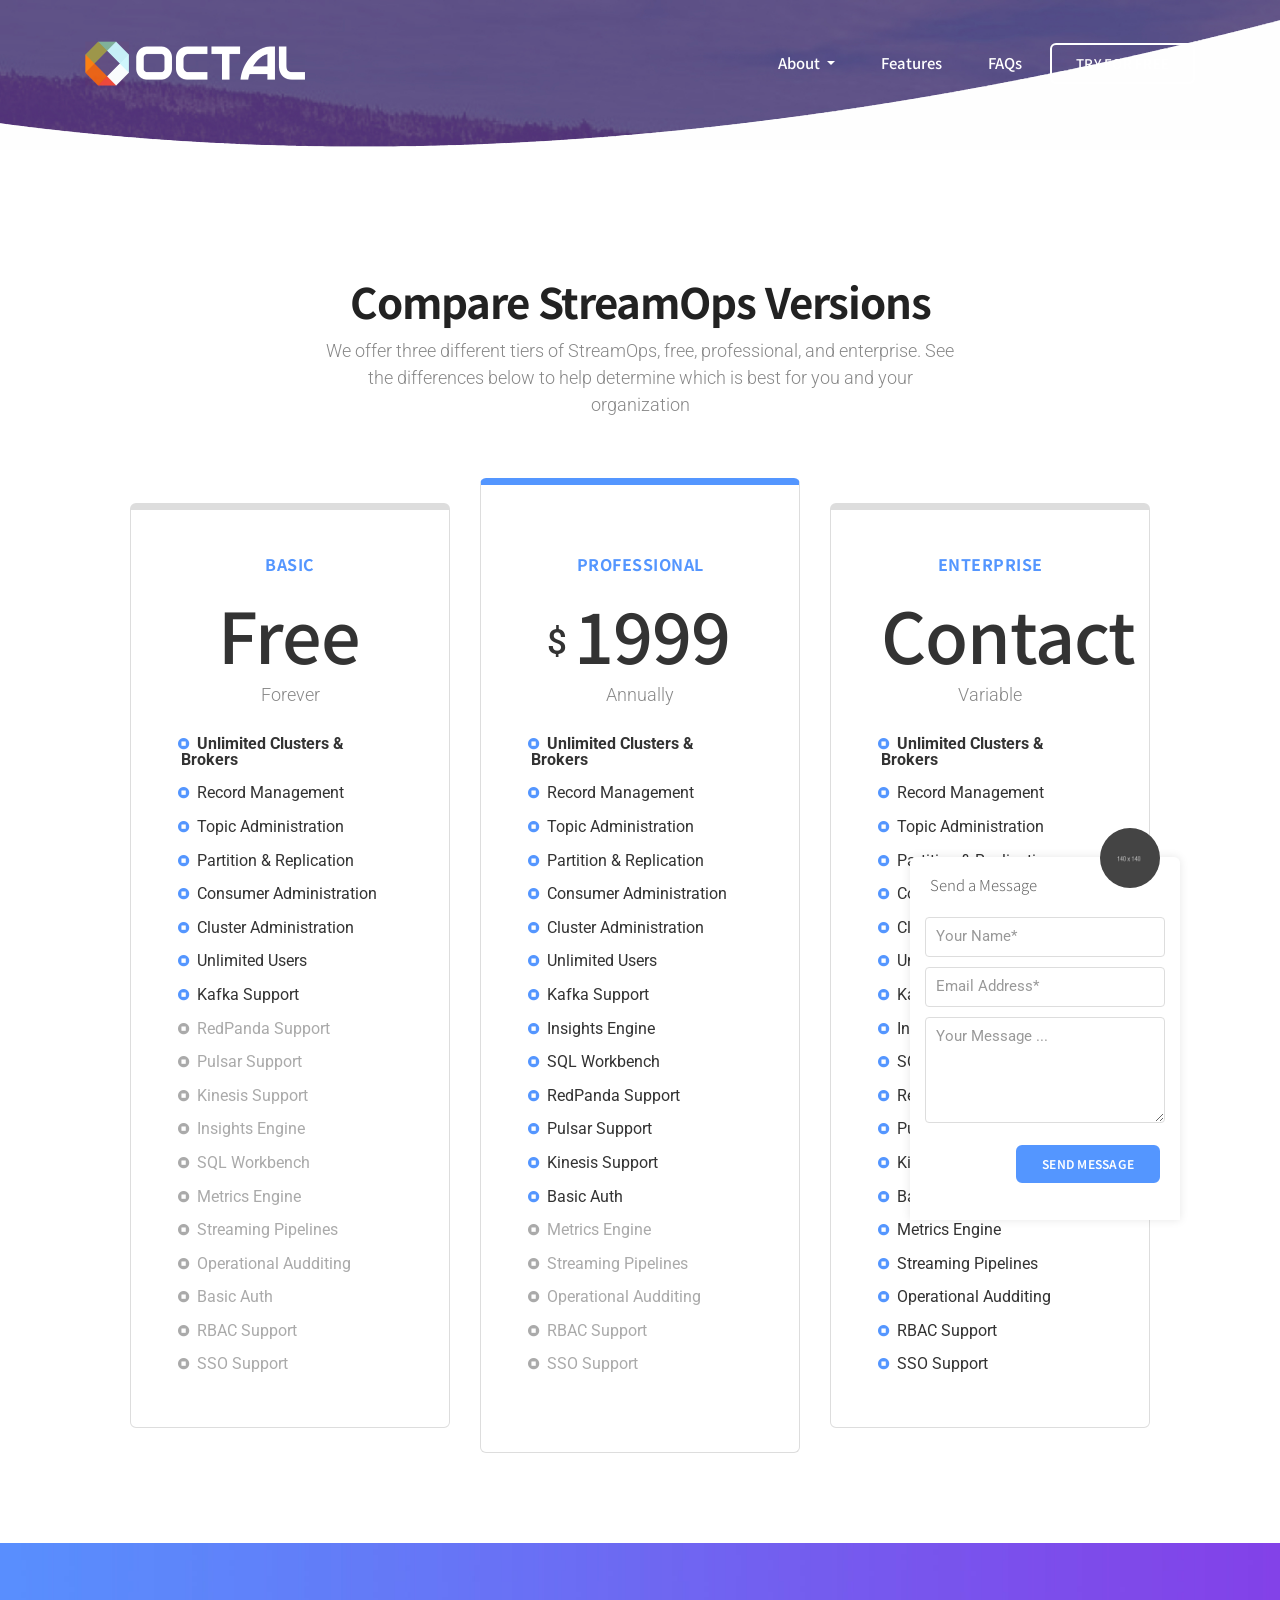
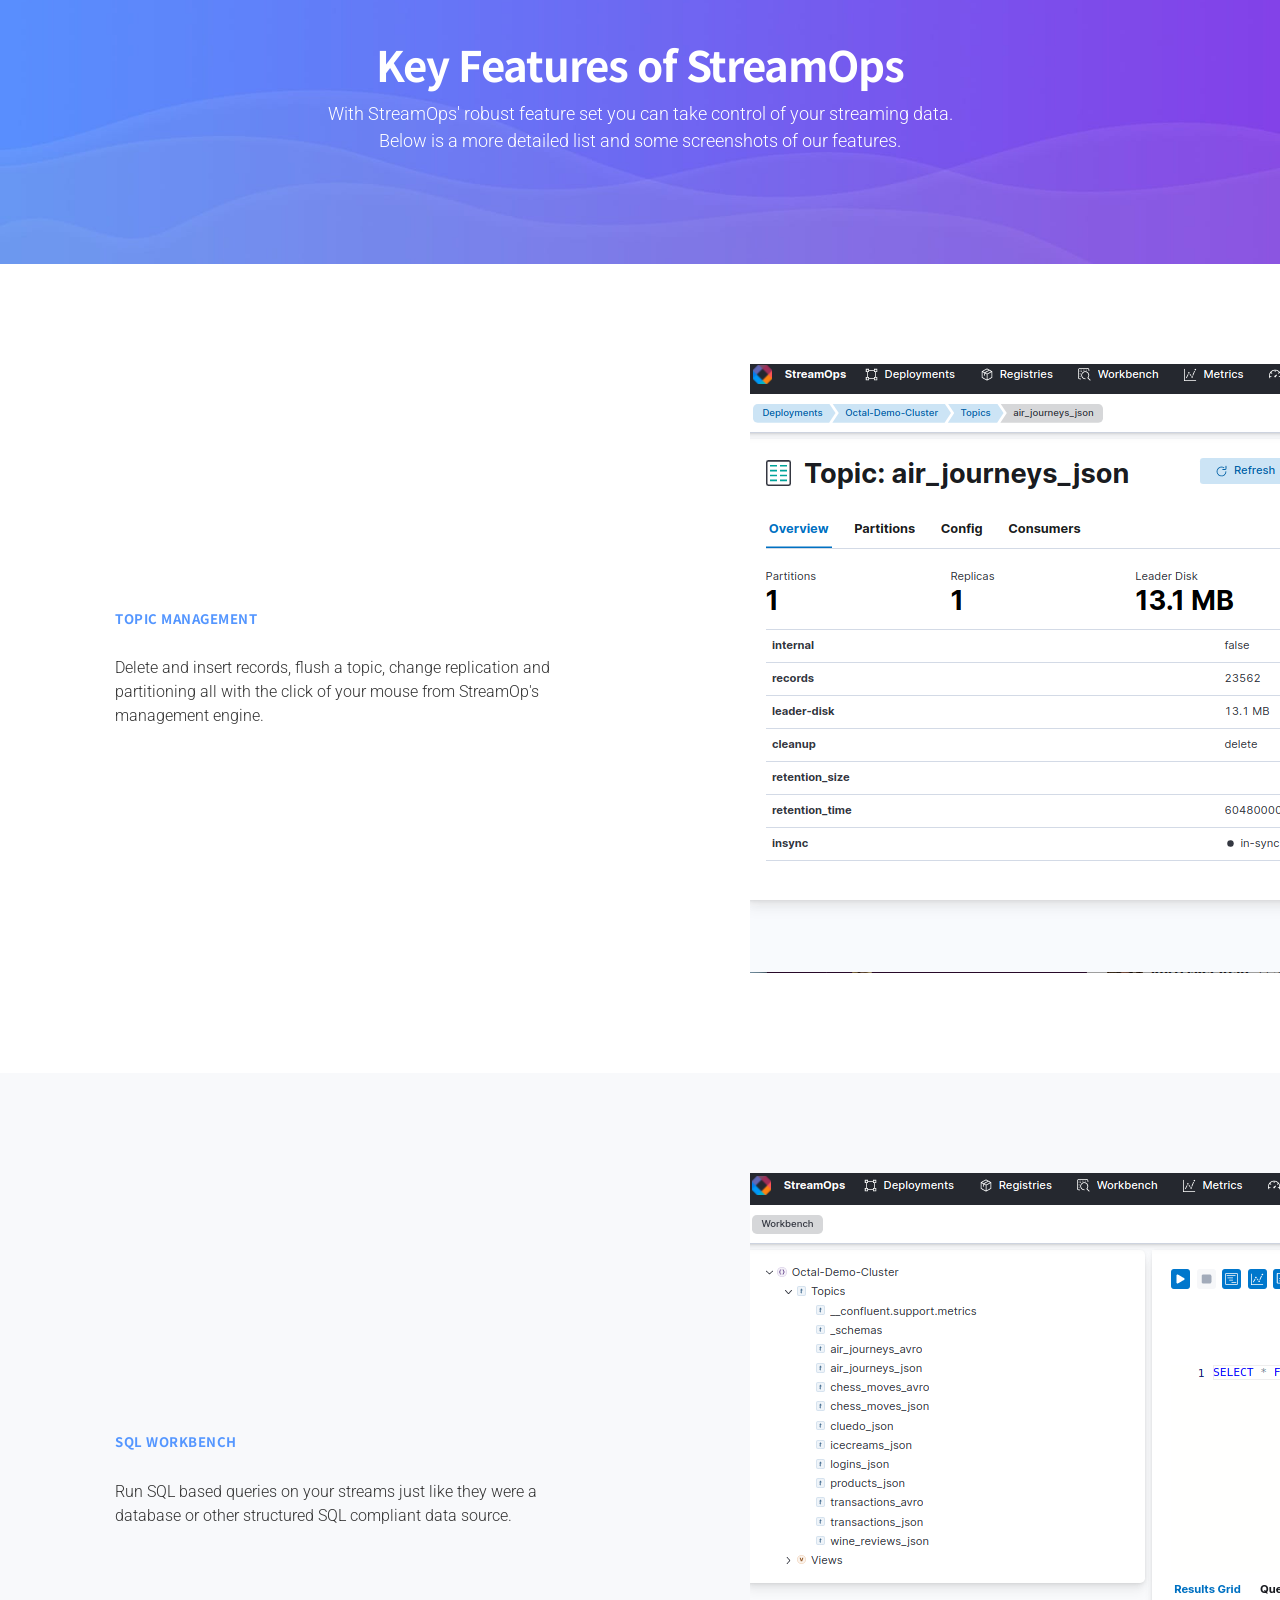
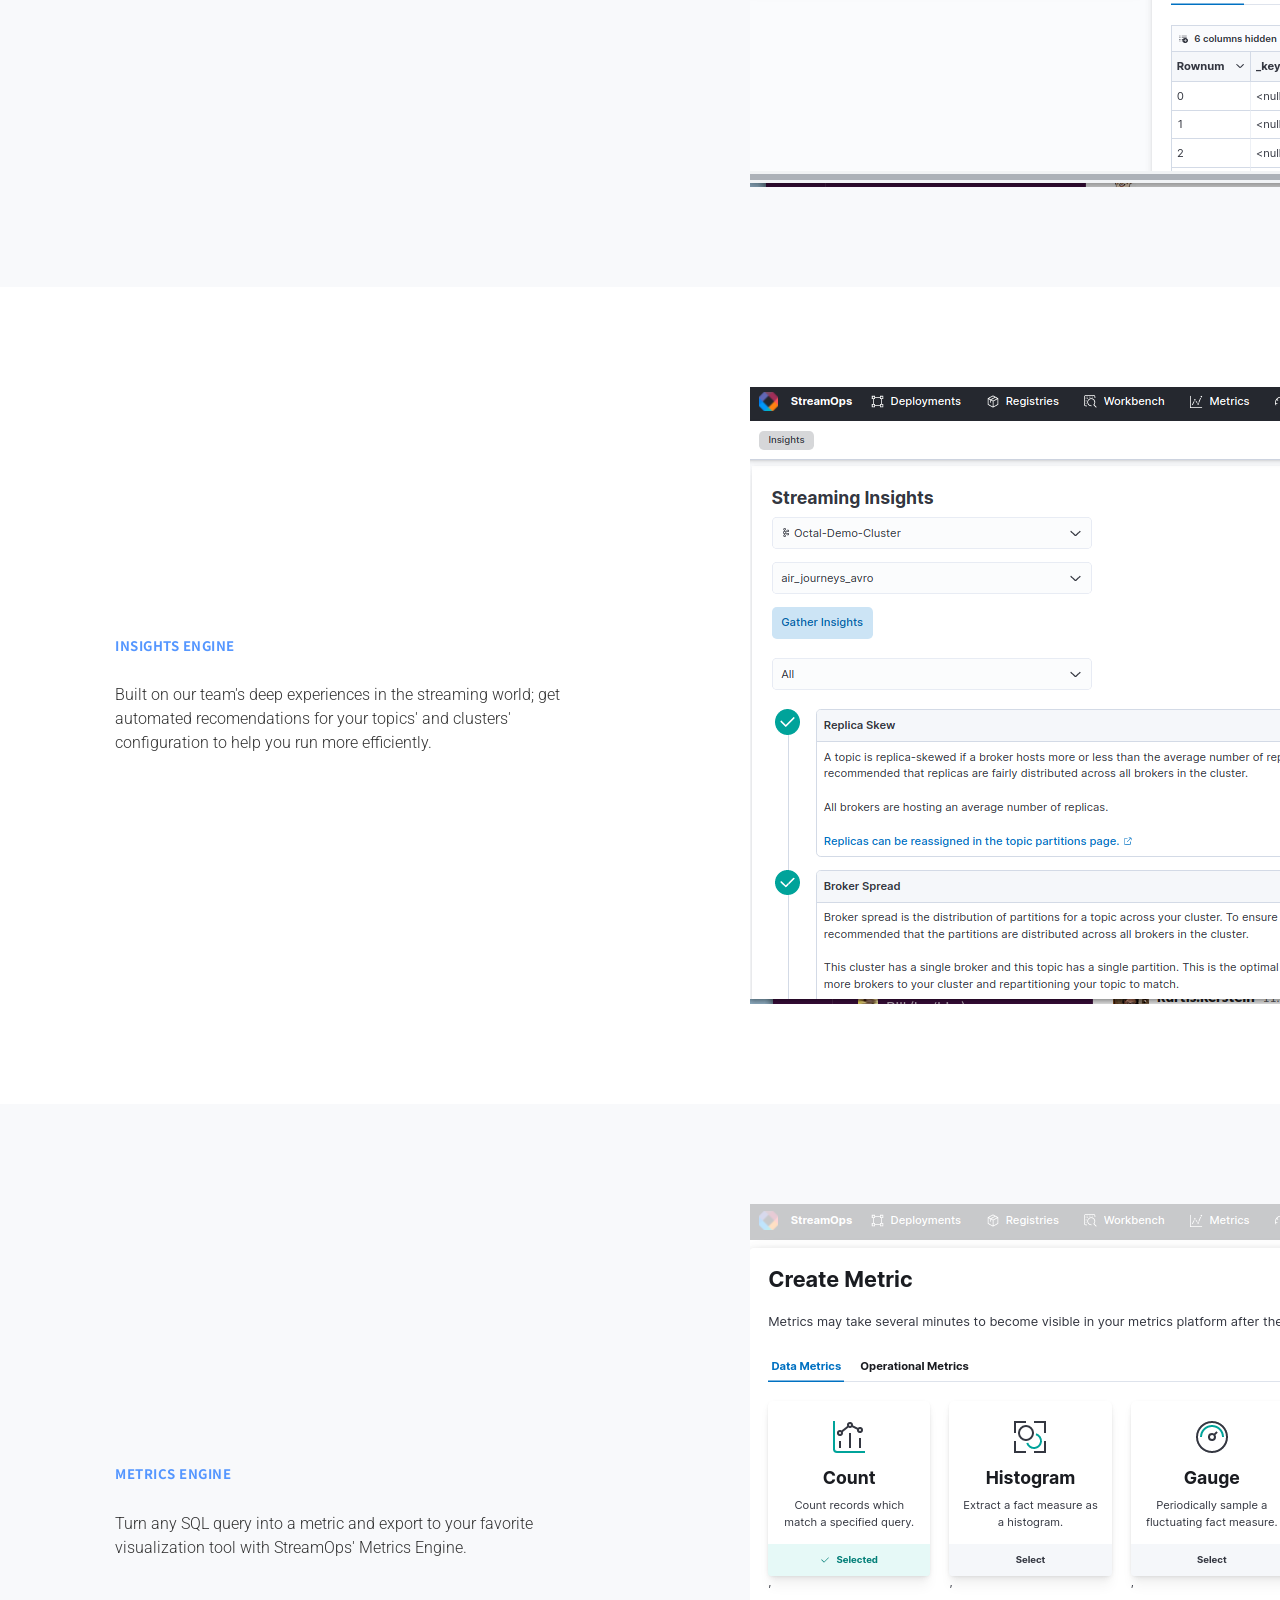
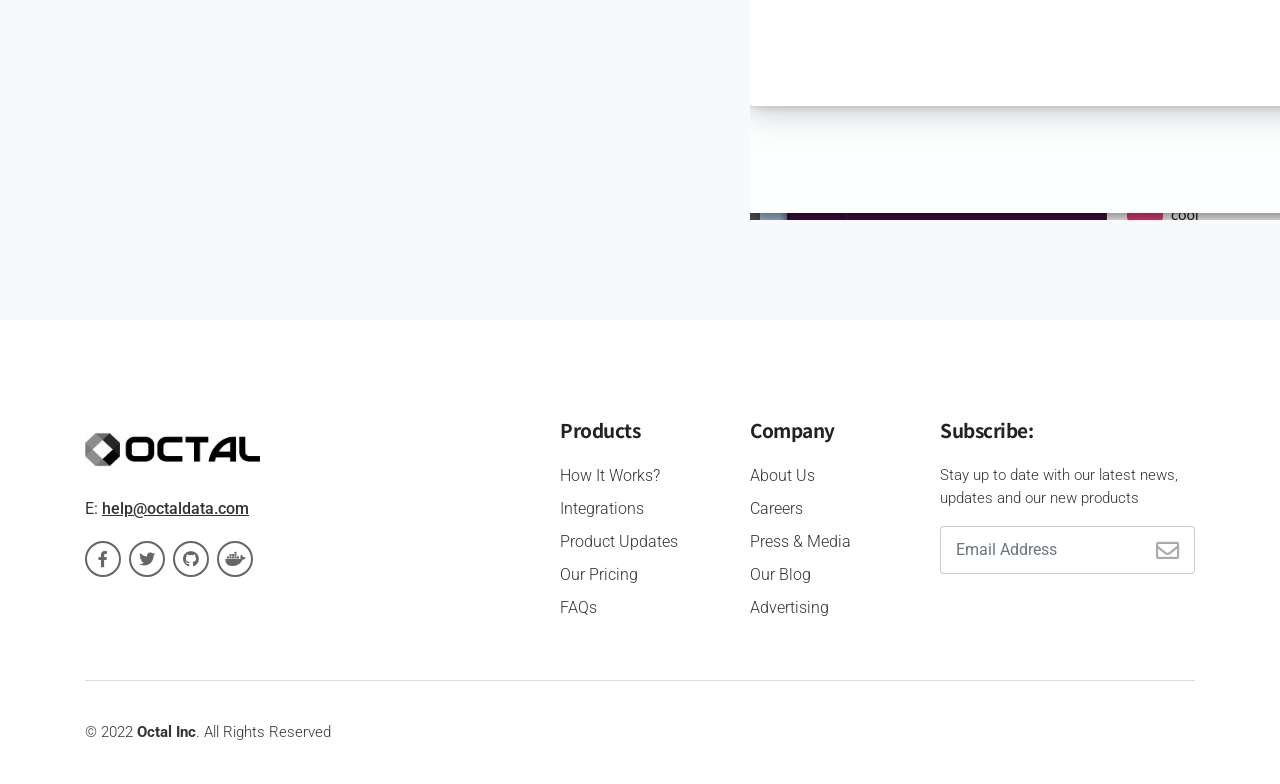
<file: features.html>
<!DOCTYPE html>
<!--[if lt IE 7 ]><html class="ie ie6" lang="en"> <![endif]-->
<!--[if IE 7 ]><html class="ie ie7" lang="en"> <![endif]-->
<!--[if IE 8 ]><html class="ie ie8" lang="en"> <![endif]-->
<!--[if (gte IE 9)|!(IE)]><!-->
<html lang="en">
<head>
   <meta charset="utf-8">
   <meta http-equiv="X-UA-Compatible" content="IE=edge"/>
   <meta name="author" content="DSAThemes"/>
   <meta name="description" content="Octal - StreamOps software"/>
   <meta name="keywords" content="streams, streaming, kafka, apache pulsar, red panda, topics">
   <meta name="viewport" content="width=device-width, initial-scale=1.0"/>

   <title>Octal - Own your StreamOps</title>

   <link rel="shortcut icon" href="images/favicon.ico" type="image/x-icon">
   <link rel="icon" href="images/favicon.ico" type="image/x-icon">
   <link rel="apple-touch-icon" sizes="152x152" href="images/apple-touch-icon-152x152.png">
   <link rel="apple-touch-icon" sizes="120x120" href="images/apple-touch-icon-120x120.png">
   <link rel="apple-touch-icon" sizes="76x76" href="images/apple-touch-icon-76x76.png">
   <link rel="apple-touch-icon" href="images/apple-touch-icon.png">

   <link href="https://fonts.googleapis.com/css?family=Roboto:300,400,500,700,900" rel="stylesheet">
   <link href="https://fonts.googleapis.com/css?family=Noto+Sans+TC:300,400,500,700,900" rel="stylesheet">

   <link href="css/bootstrap.min.css" rel="stylesheet">

   <link href="https://use.fontawesome.com/releases/v5.7.2/css/all.css" integrity="sha384-fnmOCqbTlWIlj8LyTjo7mOUStjsKC4pOpQbqyi7RrhN7udi9RwhKkMHpvLbHG9Sr" rel="stylesheet" crossorigin="anonymous">
   <link href="css/flaticon.css" rel="stylesheet">

   <link href="css/magnific-popup.css" rel="stylesheet">
   <link href="css/owl.carousel.min.css" rel="stylesheet">
   <link href="css/owl.theme.default.min.css" rel="stylesheet">
   <link href="css/animate.css" rel="stylesheet">

   <!-- <link href="css/aqua-theme.css" rel="stylesheet">       -->
   <link href="css/blue-theme.css" rel="stylesheet">
   <!-- <link href="css/bluegrey-theme.css" rel="stylesheet">   -->
   <!-- <link href="css/darkblue-theme.css" rel="stylesheet">   -->
   <!-- <link href="css/green-theme.css" rel="stylesheet">      -->
   <!-- <link href="css/darkgreen-theme.css" rel="stylesheet">  -->
   <!-- <link href="css/deeporange-theme.css" rel="stylesheet"> -->
   <!-- <link href="css/red-theme.css" rel="stylesheet">        -->
   <!-- <link href="css/purple-theme.css" rel="stylesheet">     -->
   <!-- <link href="css/tomato-theme.css" rel="stylesheet">     -->

   <link href="css/responsive.css" rel="stylesheet">

</head>
<body>


<!-- PRELOADER SPINNER
============================================= -->
<div id="loader-wrapper">
   <div id="loader">
				<span class="cssload-loader">
					<span class="cssload-loader-inner"></span>
				</span>
   </div>
</div>



<!-- PAGE CONTENT
============================================= -->
<div id="page" class="page">


   <!-- HEADER
   ============================================= -->
   <header id="header" class="header">
      <nav class="navbar fixed-top navbar-expand-md navbar-dark bg-tra hover-menu">
         <div class="container">

            <!-- LOGO IMAGE -->
            <a href="#hero-3" class="navbar-brand logo-black"><img src="images/logo.png" width="220" height="47" alt="header-logo"></a>
            <a href="#hero-3" class="navbar-brand logo-white"><img src="images/logo-white.png" width="220" height="47" alt="header-logo"></a>

            <!-- Responsive Menu Button -->
            <button class="navbar-toggler" type="button" data-toggle="collapse" data-target="#navbarSupportedContent" aria-controls="navbarSupportedContent" aria-expanded="false" aria-label="Toggle navigation">
               <span class="navbar-bar-icon"><i class="fas fa-bars"></i></span>
            </button>

            <!-- Navigation Menu -->
            <div id="navbarSupportedContent" class="collapse navbar-collapse">
               <ul class="navbar-nav ml-auto">

                  <!-- Dropdown Link -->
                  <li class="nav-item dropdown">
                     <a class="nav-link dropdown-toggle" href="#" id="navbarDropdownMenuLink" data-toggle="dropdown" aria-haspopup="true" aria-expanded="false">
                        About
                     </a>

                     <!-- Dropdown Menu -->
                     <ul class="dropdown-menu" aria-labelledby="navbarDropdownMenuLink">
                        <li><a class="dropdown-item" href="#services-4">Why Octal</a></li>
                        <li><a class="dropdown-item" href="#content-7">The Team</a></li>
                        <li><a class="dropdown-item" href="#content-4">How It Works</a></li>
                     </ul>
                  </li>

                  <li class="nav-item nl-simple"><a class="nav-link" href="/features.html">Features</a></li>

                  <li class="nav-item nl-simple"><a class="nav-link" href="#faqs-1">FAQs</a></li>

               </ul>

               <!-- Header Button -->
               <span class="navbar-text white-color">
								<a href="/getstreamops.html" class="btn btn-tra-white primary-color-hover">Try For Free</a>
						    </span>

            </div>	<!-- End Navigation Menu -->


         </div>	  <!-- End container -->
      </nav>	   <!-- End navbar -->
   </header>	<!-- END HEADER -->




   <!-- HERO-3
   ============================================= -->
   <section id="hero-3" class="bg-scroll hero-section division">
      <div class="container">
         <div class="row d-flex align-items-center">

         </div>    <!-- End row -->
      </div>     <!-- End container -->


      <!-- Bottom Wave -->
      <div class="bg-fixed hero-3-wave"></div>


   </section>	<!-- END HERO-3 -->




   <!-- SERVICES-4
   ============================================= -->
   <section id="services-4" class="wide-50 services-section division">
      <div class="container">


         <!-- SECTION TITLE -->
         <div class="row">
            <div class="col-lg-10 offset-lg-1 section-title">

               <!-- Title 	-->
               <h3 class="h3-md">Compare StreamOps Versions</h3>

               <!-- Text -->
               <p class="p-md">We offer three different tiers of StreamOps, free, professional, and enterprise.  See the differences below to help determine which is best for you and your organization
               </p>

            </div>
         </div>

         <!-- PRICING TABS CONTENT -->
         <div class="tab-content">


            <!-- TAB #1 -->
            <div class="tab-pane fade show active" id="price-tab-1" role="tabpanel" aria-labelledby="tab1-list">
               <div class="row d-flex align-items-center pricing-row primary-theme">


                  <!-- BASIC PRICING PLAN -->
                  <div class="col-md-4">
                     <div class="pricing-table">

                        <!-- Plan Price  -->
                        <div class="pricing-plan">
                           <h5 class="h5-xs">Basic</h5>
                           <span class="price">Free</span>
                           <sup class="pricing-coins"></sup>
                           <p class="p-md"> Forever </p>
                        </div>

                        <!-- Pricing Plan Features  -->
                        <ul class="features">
                           <li><i class="fas fa-stop-circle"></i> <b>Unlimited Clusters & Brokers</b></li>
                           <li><i class="fas fa-stop-circle"></i> Record Management</li>
                           <li><i class="fas fa-stop-circle"></i> Topic Administration</li>
                           <li><i class="fas fa-stop-circle"></i> Partition & Replication</li>
                           <li><i class="fas fa-stop-circle"></i> Consumer Administration</li>
                           <li><i class="fas fa-stop-circle"></i> Cluster Administration</li>
                           <li><i class="fas fa-stop-circle"></i> Unlimited Users</li>
                           <li><i class="fas fa-stop-circle"></i> Kafka Support</li>
                           <li class="disabled-option"><i class="fas fa-stop-circle"></i> RedPanda Support</li>
                           <li class="disabled-option"><i class="fas fa-stop-circle"></i> Pulsar Support</li>
                           <li class="disabled-option"><i class="fas fa-stop-circle"></i> Kinesis Support</li>
                           <li class="disabled-option"><i class="fas fa-stop-circle"></i> Insights Engine</li>
                           <li class="disabled-option"><i class="fas fa-stop-circle"></i> SQL Workbench</li>
                           <li class="disabled-option"><i class="fas fa-stop-circle"></i> Metrics Engine</li>
                           <li class="disabled-option"><i class="fas fa-stop-circle"></i> Streaming Pipelines</li>
                           <li class="disabled-option"><i class="fas fa-stop-circle"></i> Operational Audditing</li>
                           <li class="disabled-option"><i class="fas fa-stop-circle"></i> Basic Auth</li>
                           <li class="disabled-option"><i class="fas fa-stop-circle"></i> RBAC Support</li>
                           <li class="disabled-option"><i class="fas fa-stop-circle"></i> SSO Support</li>
                        </ul>

                     </div>
                  </div>	<!-- END BASIC PRICING PLAN -->


                  <!-- STANDARD PRICING PLAN -->
                  <div class="col-md-4">
                     <div class="pricing-table highlight">

                        <!-- Plan Price  -->
                        <div class="pricing-plan">
                           <h5 class="h5-xs">Professional</h5>
                           <sup>$</sup>
                           <span class="price">1999</span>
                           <p class="p-md">Annually</p>
                        </div>

                        <!-- Pricing Plan Features  -->
                        <!-- Pricing Plan Features  -->
                        <ul class="features">
                           <li><i class="fas fa-stop-circle"></i> <b>Unlimited Clusters & Brokers</b></li>
                           <li><i class="fas fa-stop-circle"></i> Record Management</li>
                           <li><i class="fas fa-stop-circle"></i> Topic Administration</li>
                           <li><i class="fas fa-stop-circle"></i> Partition & Replication</li>
                           <li><i class="fas fa-stop-circle"></i> Consumer Administration</li>
                           <li><i class="fas fa-stop-circle"></i> Cluster Administration</li>
                           <li><i class="fas fa-stop-circle"></i> Unlimited Users</li>
                           <li><i class="fas fa-stop-circle"></i> Kafka Support</li>
                           <li><i class="fas fa-stop-circle"></i> Insights Engine</li>
                           <li><i class="fas fa-stop-circle"></i> SQL Workbench</li>
                           <li><i class="fas fa-stop-circle"></i> RedPanda Support</li>
                           <li><i class="fas fa-stop-circle"></i> Pulsar Support</li>
                           <li><i class="fas fa-stop-circle"></i> Kinesis Support</li>
                           <li><i class="fas fa-stop-circle"></i> Basic Auth</li>
                           <li class="disabled-option"><i class="fas fa-stop-circle"></i> Metrics Engine</li>
                           <li class="disabled-option"><i class="fas fa-stop-circle"></i> Streaming Pipelines</li>
                           <li class="disabled-option"><i class="fas fa-stop-circle"></i> Operational Audditing</li>
                           <li class="disabled-option"><i class="fas fa-stop-circle"></i> RBAC Support</li>
                           <li class="disabled-option"><i class="fas fa-stop-circle"></i> SSO Support</li>
                        </ul>

                     </div>
                  </div>	<!-- END STANDARD PRICING PLAN -->


                  <!-- PREMIUM PRICING PLAN -->
                  <div class="col-md-4">
                     <div class="pricing-table">

                        <!-- Plan Price  -->
                        <div class="pricing-plan">
                           <h5 class="h5-xs">Enterprise</h5>
                           <span class="price">Contact</span>
                           <sup class="pricing-coins"></sup>
                           <p class="p-md">Variable</p>
                        </div>

                        <!-- Pricing Plan Features  -->
                        <ul class="features">
                           <li><i class="fas fa-stop-circle"></i><b> Unlimited Clusters & Brokers</b></li>
                           <li><i class="fas fa-stop-circle"></i> Record Management</li>
                           <li><i class="fas fa-stop-circle"></i> Topic Administration</li>
                           <li><i class="fas fa-stop-circle"></i> Partition & Replication</li>
                           <li><i class="fas fa-stop-circle"></i> Consumer Administration</li>
                           <li><i class="fas fa-stop-circle"></i> Cluster Administration</li>
                           <li><i class="fas fa-stop-circle"></i> Unlimited Users</li>
                           <li><i class="fas fa-stop-circle"></i> Kafka Support</li>
                           <li><i class="fas fa-stop-circle"></i> Insights Engine</li>
                           <li><i class="fas fa-stop-circle"></i> SQL Workbench</li>
                           <li><i class="fas fa-stop-circle"></i> RedPanda Support</li>
                           <li><i class="fas fa-stop-circle"></i> Pulsar Support</li>
                           <li><i class="fas fa-stop-circle"></i> Kinesis Support</li>
                           <li><i class="fas fa-stop-circle"></i> Basic Auth</li>
                           <li><i class="fas fa-stop-circle"></i> Metrics Engine</li>
                           <li><i class="fas fa-stop-circle"></i> Streaming Pipelines</li>
                           <li><i class="fas fa-stop-circle"></i> Operational Audditing</li>
                           <li><i class="fas fa-stop-circle"></i> RBAC Support</li>
                           <li><i class="fas fa-stop-circle"></i> SSO Support</li>
                        </ul>

                     </div>
                  </div>	<!-- END PREMIUM PRICING PLAN -->

                 </div>
               </div>
            </div>	<!-- END TAB #1 -->

      </div>	   <!-- End container -->
   </section>	<!-- END SERVICES-4 -->

   <!-- STATISTIC-1
============================================= -->
   <div id="statistic-1" class="blue-waves wide-60 statistic-section division">
      <div class="container white-color">


         <!-- SECTION TITLE -->
         <div class="row">
            <div class="col-lg-10 offset-lg-1 section-title">

               <!-- Title 	-->
               <h3 class="h3-md">Key Features of StreamOps</h3>

               <!-- Text -->
               <p class="p-md">With StreamOps' robust feature set you can take control of your streaming data.  Below is a more detailed list and some screenshots of our features.
               </p>

            </div>
         </div>
      </div>	 <!-- End container -->
   </div>	 <!-- END STATISTIC-1 -->



   <!-- CONTENT-7
   ============================================= -->
   <section id="content-7" class="wide-60 content-section division">
      <div class="container">
         <div class="row d-flex align-items-center">


            <!-- TEXT BLOCK -->
            <div class="col-md-6 col-xl-6">
               <div class="txt-block pc-30 wow fadeInUp" data-wow-delay="0.2s" data-wow-duration="0.5s">

                  <!-- Section ID -->
                  <span class="section-id primary-color">Topic Management</span>

                  <!-- Title -->
                  <!-- <h3 class="h3-md">Add</h3> -->

                  <!-- Text -->
                  <p>
                     Delete and insert records, flush a topic, change replication and partitioning all with the click of your mouse from StreamOp's management engine.
                  </p>

                  <div class="quote primary-theme mt-20">

                  </div>

               </div>
            </div>	<!-- END TEXT BLOCK -->


            <!-- IMAGE BLOCK -->
            <div class="col-md-6 col-xl-5 offset-xl-1">
               <div class="content-7-img wow fadeInRight" data-wow-delay="0.2s" data-wow-duration="0.5s">
                  <img class="img-fluid" src="images/topics.png" alt="content-image">
               </div>
            </div>


         </div>	  <!-- End row -->
      </div>	   <!-- End container -->
   </section>	<!-- END CONTENT-7 -->





   <!-- CONTENT-3
			============================================= -->
   <section id="content-3" class="bg-lightgrey wide-60 content-section division">
      <div class="container">
         <div class="row d-flex align-items-center">


            <!-- TEXT BLOCK -->
            <div class="col-md-6 col-xl-6">
               <div class="txt-block pc-30 wow fadeInUp" data-wow-delay="0.2s" data-wow-duration="0.5s">

                  <!-- Section ID -->
                  <span class="section-id primary-color">SQL Workbench</span>

                  <!-- Title -->
                  <!-- <h3 class="h3-md">Add</h3> -->

                  <!-- Text -->
                  <p>
                     Run SQL based queries on your streams just like they were a database or other structured SQL compliant data source.
                  </p>
               </div>
            </div> <!-- End of TEXT BLOCK -->
            <!-- IMAGE BLOCK -->
            <div class="col-md-6 col-xl-5 offset-xl-1">
               <div class="content-7-img wow fadeInRight" data-wow-delay="0.2s" data-wow-duration="0.5s">
                  <img class="img-fluid" src="images/workbench.png" alt="content-image">
               </div>
            </div>
         </div>	  <!-- End row -->
      </div>	   <!-- End container -->
   </section>	<!-- END CONTENT-3 -->


   <!-- CONTENT-7
  ============================================= -->
   <section id="content-7" class="wide-60 content-section division">
      <div class="container">
         <div class="row d-flex align-items-center">


            <!-- TEXT BLOCK -->
            <div class="col-md-6 col-xl-6">
               <div class="txt-block pc-30 wow fadeInUp" data-wow-delay="0.2s" data-wow-duration="0.5s">

                  <!-- Section ID -->
                  <span class="section-id primary-color">Insights Engine</span>

                  <!-- Title -->
                  <!-- <h3 class="h3-md">Add</h3> -->

                  <!-- Text -->
                  <p>
                     Built on our team's deep experiences in the streaming world; get automated recomendations for your topics' and clusters' configuration to help you run more efficiently.
                  </p>

                  <div class="quote primary-theme mt-20">

                  </div>

               </div>
            </div>	<!-- END TEXT BLOCK -->


            <!-- IMAGE BLOCK -->
            <div class="col-md-6 col-xl-5 offset-xl-1">
               <div class="content-7-img wow fadeInRight" data-wow-delay="0.2s" data-wow-duration="0.5s">
                  <img class="img-fluid" src="images/insights.png" alt="content-image">
               </div>
            </div>


         </div>	  <!-- End row -->
      </div>	   <!-- End container -->
   </section>	<!-- END CONTENT-7 -->

   <!-- CONTENT-3
			============================================= -->
   <section id="content-3" class="bg-lightgrey wide-60 content-section division">
      <div class="container">
         <div class="row d-flex align-items-center">


            <!-- TEXT BLOCK -->
            <div class="col-md-6 col-xl-6">
               <div class="txt-block pc-30 wow fadeInUp" data-wow-delay="0.2s" data-wow-duration="0.5s">

                  <!-- Section ID -->
                  <span class="section-id primary-color">Metrics Engine</span>

                  <!-- Title -->
                  <!-- <h3 class="h3-md">Add</h3> -->

                  <!-- Text -->
                  <p>
                     Turn any SQL query into a metric and export to your favorite visualization tool with StreamOps' Metrics Engine.
                  </p>
               </div>
            </div> <!-- End of TEXT BLOCK -->
            <!-- IMAGE BLOCK -->
            <div class="col-md-6 col-xl-5 offset-xl-1">
               <div class="content-7-img wow fadeInRight" data-wow-delay="0.2s" data-wow-duration="0.5s">
                  <img class="img-fluid" src="images/metrics.png" alt="content-image">
               </div>
            </div>
         </div>	  <!-- End row -->
      </div>	   <!-- End container -->
   </section>	<!-- END CONTENT-3 -->


   <!-- FOOTER-2
   ============================================= -->
   <footer id="footer-2" class="wide-40 footer division">
      <div class="container">


         <!-- FOOTER CONTENT -->
         <div class="row">


            <!-- FOOTER INFO -->
            <div class="col-md-10 col-lg-4">
               <div class="footer-info mb-40">

                  <!-- Footer Logo -->
                  <!-- For Retina Ready displays take a image with double the amount of pixels that your image will be displayed (e.g 350 x 70  pixels) -->
                  <img src="images/footer-logo.png" width="175" height="35" alt="footer-logo">

                  <!-- Email -->
                  <p class="foo-email">E: <a href="mailto:help@octaldata.com">help@octaldata.com</a></p>

                  <!-- Social Icons -->
                  <div class="footer-socials-links mt-20">
                     <ul class="foo-socials text-center clearfix">

                        <li><a href="#" class="ico-facebook"><i class="fab fa-facebook-f"></i></a></li>
                        <li><a href="#" class="ico-twitter"><i class="fab fa-twitter"></i></a></li>
                        <li><a href="#" class="ico-github"><i class="fab fa-github"></i></a></li>
                        <li><a href="#" class="ico-docker"><i class="fab fa-docker"></i></a></li>

                        <!--
                        <li><a href="#" class="ico-behance"><i class="fab fa-behance"></i></a></li>
                        <li><a href="#" class="ico-dribbble"><i class="fab fa-dribbble"></i></a></li>
                        <li><a href="#" class="ico-instagram"><i class="fab fa-instagram"></i></a></li>
                        <li><a href="#" class="ico-linkedin"><i class="fab fa-linkedin-in"></i></a></li>
                        <li><a href="#" class="ico-pinterest"><i class="fab fa-pinterest-p"></i></a></li>
                        <li><a href="#" class="ico-youtube"><i class="fab fa-youtube"></i></a></li>
                        <li><a href="#" class="ico-vk"><i class="fab fa-vk"></i></a></li>
                        <li><a href="#" class="ico-yelp"><i class="fab fa-yelp"></i></a></li>
                        <li><a href="#" class="ico-yahoo"><i class="fab fa-yahoo"></i></a></li>
                         -->

                     </ul>
                  </div>

               </div>
            </div>	<!-- END FOOTER INFO -->


            <!-- FOOTER PRODUCTS LINKS -->
            <div class="col-md-3 col-lg-2 offset-lg-1">
               <div class="footer-links mb-40">

                  <!-- Title -->
                  <h5 class="h5-sm">Products</h5>

                  <!-- Footer List -->
                  <ul class="clearfix">
                     <li><a href="#">How It Works?</a></li>
                     <li><a href="#">Integrations</a></li>
                     <li><a href="#">Product Updates</a></li>
                     <li><a href="#">Our Pricing</a></li>
                     <li><a href="#">FAQs</a></li>
                  </ul>

               </div>
            </div>


            <!-- FOOTER COMPANY LINKS -->
            <div class="col-md-3 col-lg-2">
               <div class="footer-links mb-40">

                  <!-- Title -->
                  <h5 class="h5-sm">Company</h5>

                  <!-- Footer Links -->
                  <ul class="clearfix">
                     <li><a href="#">About Us</a></li>
                     <li><a href="#">Careers</a></li>
                     <li><a href="#">Press & Media</a></li>
                     <li><a href="#">Our Blog</a></li>
                     <li><a href="#">Advertising</a></li>
                  </ul>

               </div>
            </div>


            <!-- FOOTER NEWSLETTER FORM -->
            <div class="col-md-6 col-lg-3">
               <div class="footer-form mb-20">

                  <!-- Title -->
                  <h5 class="h5-sm">Subscribe:</h5>

                  <!-- Text -->
                  <p class="p-sm m-bottom-20">Stay up to date with our latest news, updates and our new products</p>

                  <!-- Newsletter Form Input -->
                  <form class="newsletter-form">

                     <div class="input-group">
                        <input type="email" class="form-control" placeholder="Email Address" required id="s-email">
                        <span class="input-group-btn">
											<button type="submit" class="btn">
												<i class="far fa-envelope"></i>
											</button>
										</span>
                     </div>

                     <!-- Newsletter Form Notification -->
                     <label for="s-email" class="form-notification"></label>

                  </form>

               </div>
            </div>	<!-- END FOOTER NEWSLETTER FORM -->


         </div>	  <!-- END FOOTER CONTENT -->


         <!-- FOOTER COPYRIGHT -->
         <div class="bottom-footer">
            <div class="row">
               <div class="col-md-12">
                  <p class="footer-copyright">&copy; 2022 <span>Octal Inc</span>. All Rights Reserved</p>
               </div>
            </div>
         </div>


      </div>	   <!-- End container -->
   </footer>	<!-- END FOOTER-2 -->




   <!-- STICKY BOTTOM FORM
   ============================================= -->
   <div id="sticky-form">
      <div class="nb-form">

         <!-- Text -->
         <p class="nb-form-title">Send a Message</p>

         <!-- Assistant Avatar -->
         <img class="assistant-avatar" src="images/assistant-avatar.jpg" alt="assistant-avatar">

         <!-- QUICK FORM -->
         <div class="bottom-form-holder">
            <form name="quickform" class="quick-form">

               <!-- Contact Form Input -->
               <div id="bottom-input-name">
                  <input type="text" name="name" class="bottom-form-control bname" placeholder="Your Name*">
               </div>

               <div id="bottom-input-email">
                  <input type="text" name="email" class="bottom-form-control bemail" placeholder="Email Address*">
               </div>

               <div id="bottom-input-message">
                  <textarea class="bottom-form-control bmessage" name="message" rows="4" placeholder="Your Message ..."></textarea>
               </div>

               <!-- Contact Form Button -->
               <div class="m-top-15 form-btn text-right">
                  <button type="submit" class="btn btn-primary-color submit black-hover">Send Message</button>
               </div>

               <!-- Contact Form Message -->
               <div class="col-lg-12 contact-form-msg text-center">
                  <div class="sending-msg"><span class="loading"></span></div>
               </div>

            </form>
         </div>

      </div>
   </div>	  <!-- END STICKY BOTTOM FORM -->


</div>	<!-- END PAGE CONTENT -->


<!-- EXTERNAL SCRIPTS
============================================= -->
<script src="js/jquery-3.3.1.min.js"></script>
<script src="js/bootstrap.min.js"></script>
<script src="js/modernizr.custom.js"></script>
<script src="js/jquery.easing.js"></script>
<script src="js/jquery.appear.js"></script>
<script src="js/jquery.stellar.min.js"></script>
<script src="js/jquery.scrollto.js"></script>
<script src="js/owl.carousel.min.js"></script>
<script src="js/jquery.magnific-popup.min.js"></script>
<script src="js/imagesloaded.pkgd.min.js"></script>
<script src="js/isotope.pkgd.min.js"></script>
<script src="js/hero-form.js"></script>
<script src="js/register-form.js"></script>
<script src="js/contact-form.js"></script>
<script src="js/quick-form.js"></script>
<script src="js/comment-form.js"></script>
<script src="js/jquery.validate.min.js"></script>
<script src="js/jquery.ajaxchimp.min.js"></script>
<script src="js/wow.js"></script>

<!-- Custom Script -->
<script src="js/custom.js"></script>

<script>
   new WOW().init();
</script>

<!-- HTML5 shim, for IE6-8 support of HTML5 elements. All other JS at the end of file. -->
<!-- [if lt IE 9]>
<script src="js/html5shiv.js" type="text/javascript"></script>
<script src="js/respond.min.js" type="text/javascript"></script>
<![endif] -->

</body>

</html>
</file>
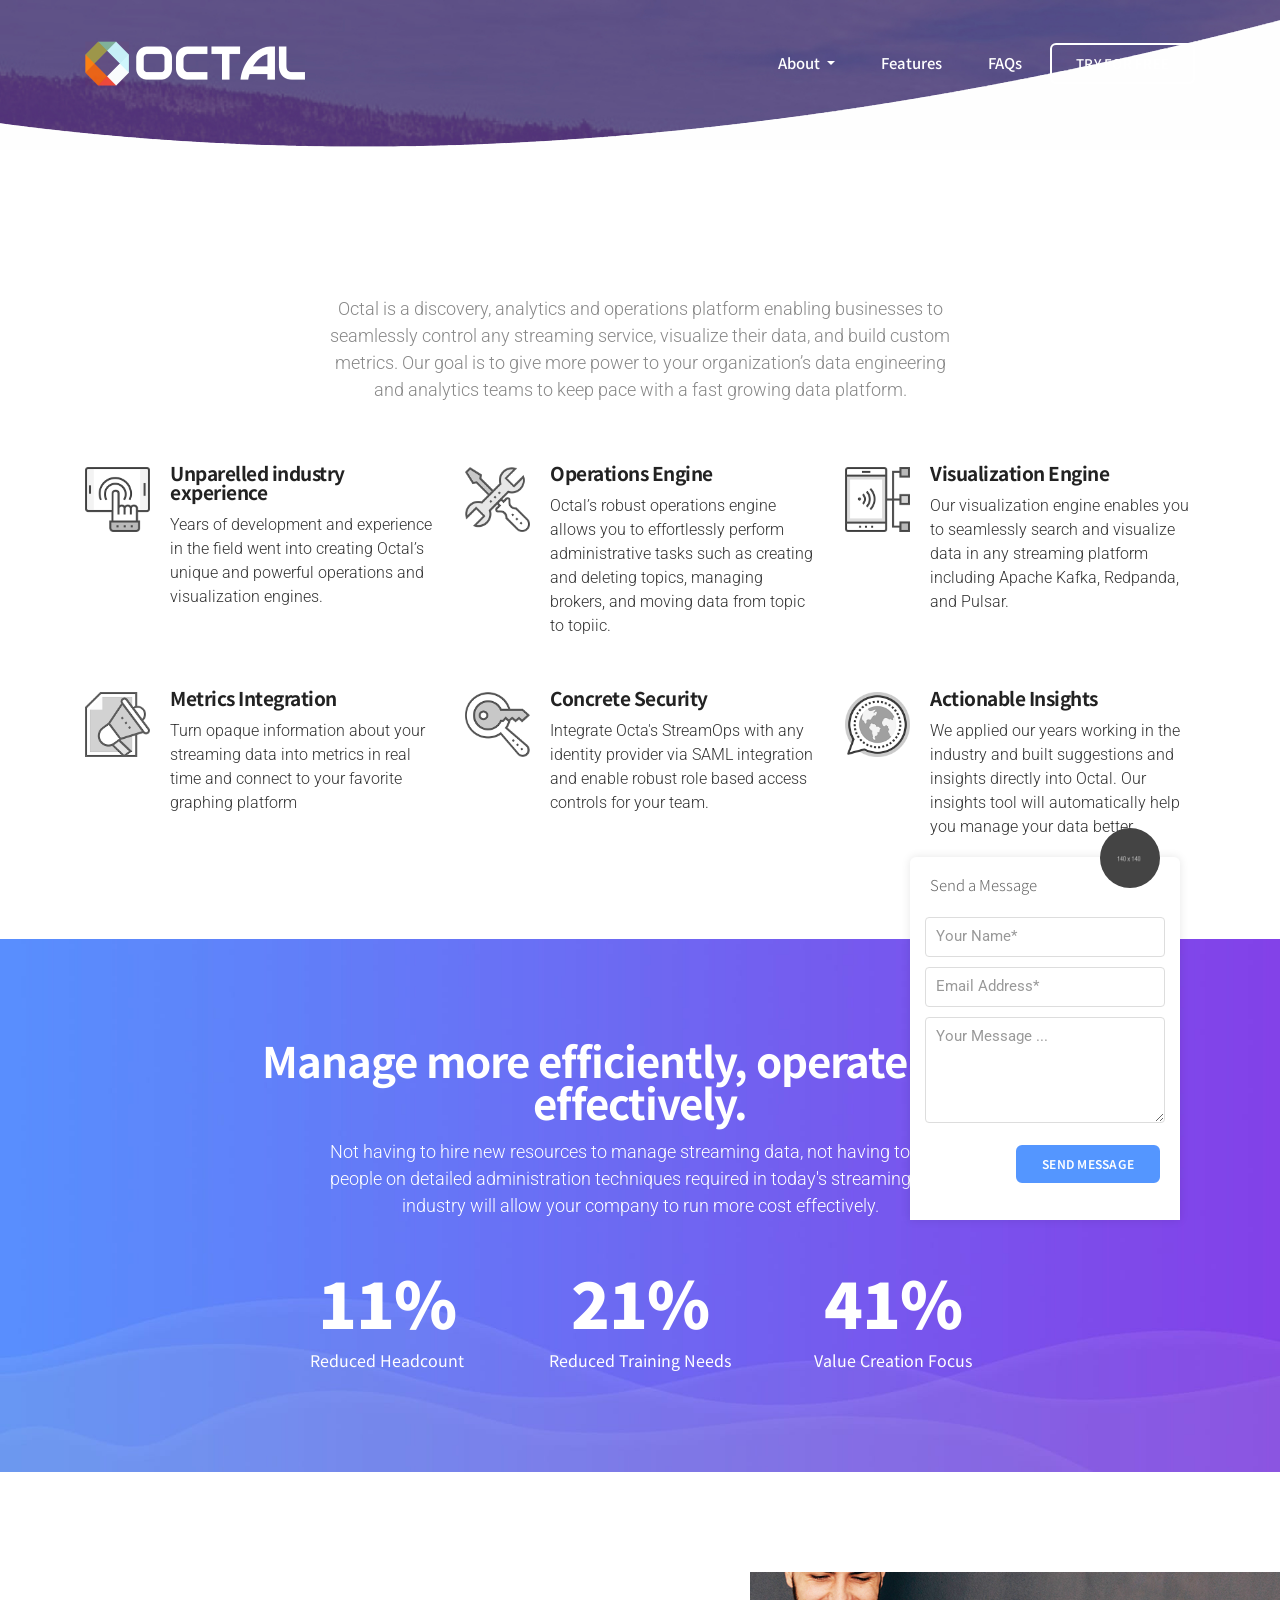
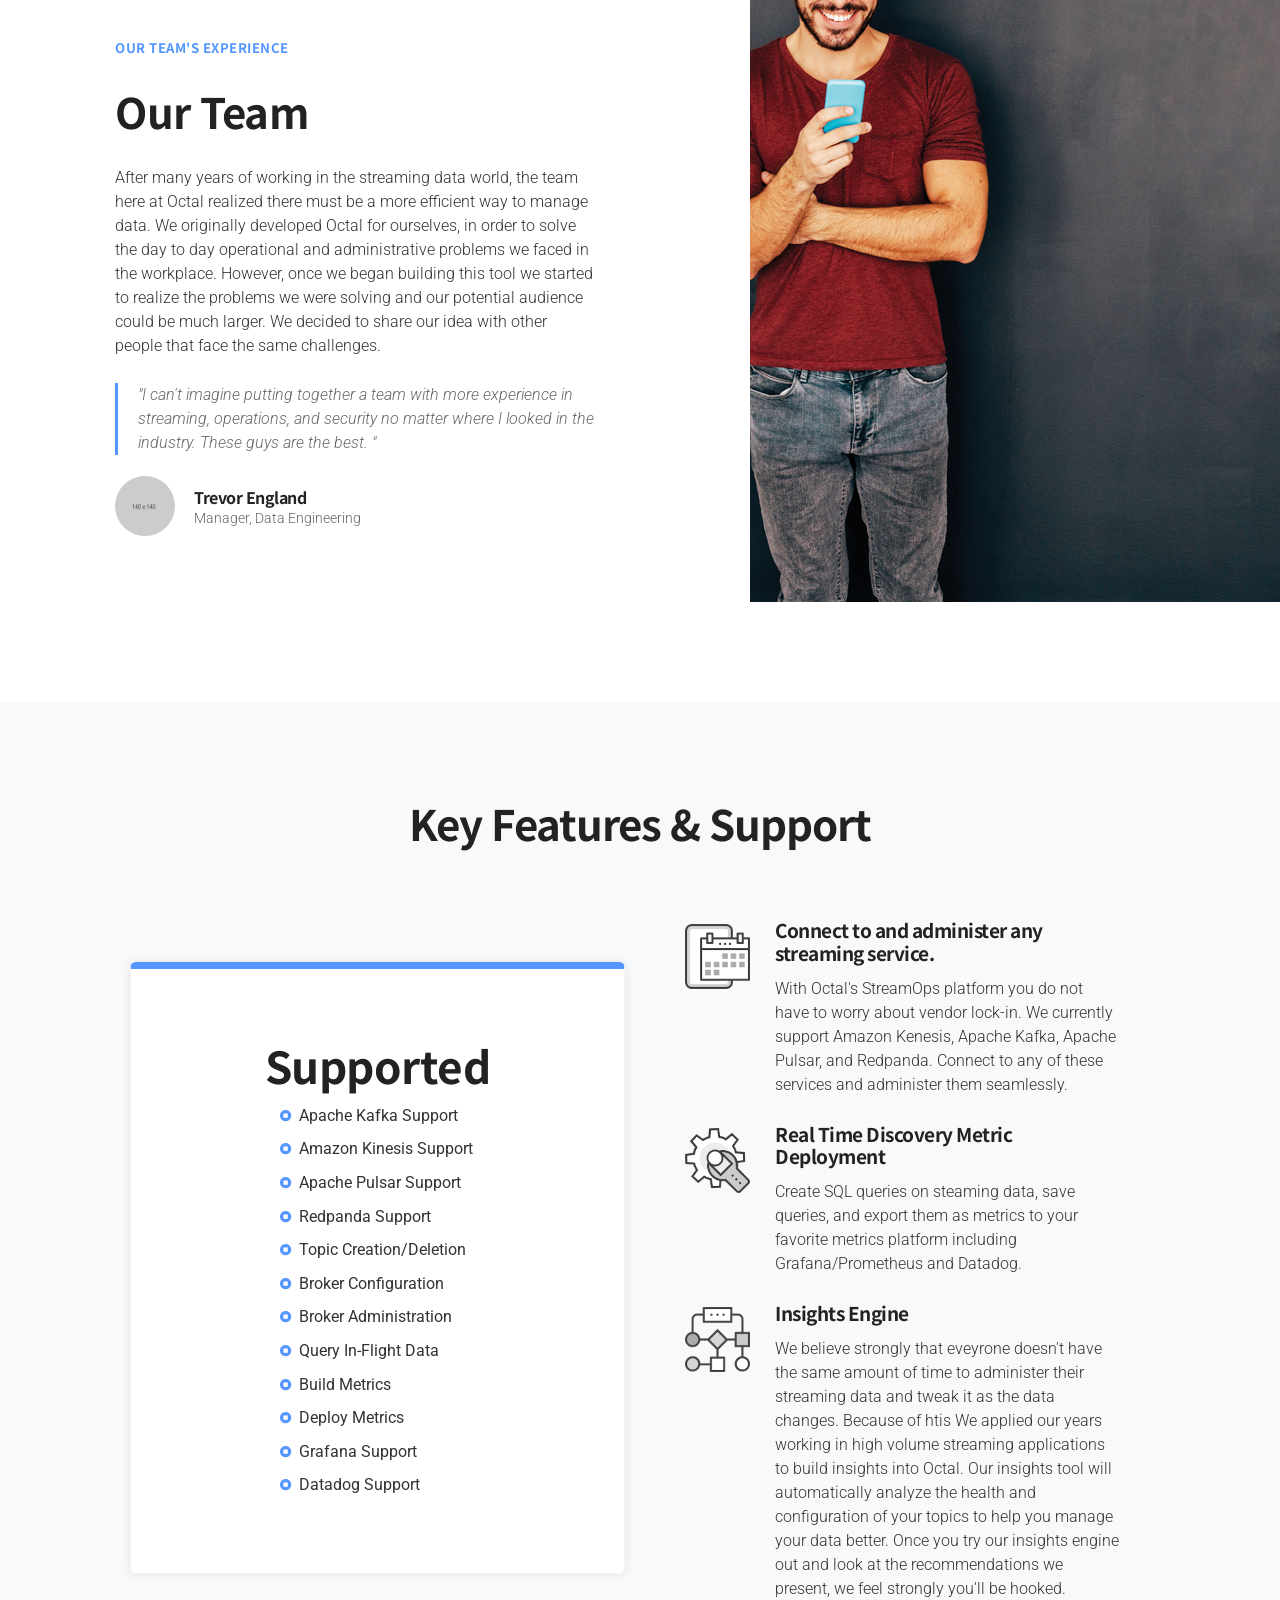
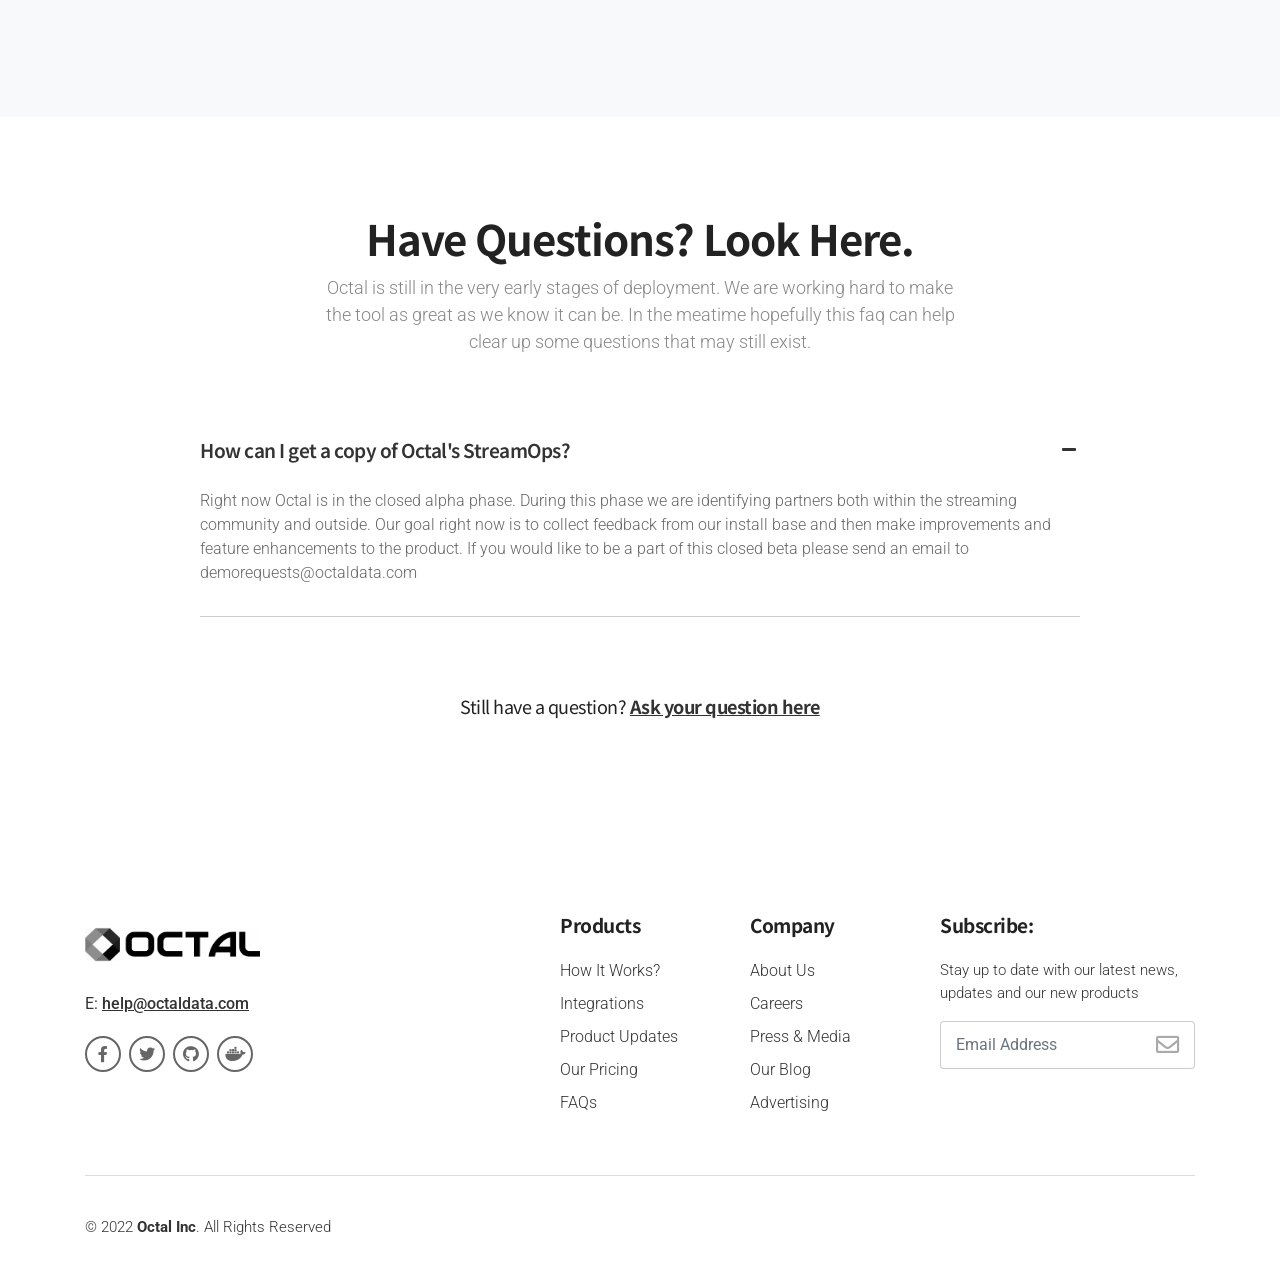
<file: getstreamops.html>
<!DOCTYPE html>
<!--[if lt IE 7 ]><html class="ie ie6" lang="en"> <![endif]-->
<!--[if IE 7 ]><html class="ie ie7" lang="en"> <![endif]-->
<!--[if IE 8 ]><html class="ie ie8" lang="en"> <![endif]-->
<!--[if (gte IE 9)|!(IE)]><!-->
<html lang="en">
<head>
   <meta charset="utf-8">
   <meta http-equiv="X-UA-Compatible" content="IE=edge"/>
   <meta name="author" content="DSAThemes"/>
   <meta name="description" content="Octal - StreamOps software"/>
   <meta name="keywords" content="streams, streaming, kafka, apache pulsar, red panda, topics">
   <meta name="viewport" content="width=device-width, initial-scale=1.0"/>

   <title>Octal - Own your StreamOps</title>

   <link rel="shortcut icon" href="images/favicon.ico" type="image/x-icon">
   <link rel="icon" href="images/favicon.ico" type="image/x-icon">
   <link rel="apple-touch-icon" sizes="152x152" href="images/apple-touch-icon-152x152.png">
   <link rel="apple-touch-icon" sizes="120x120" href="images/apple-touch-icon-120x120.png">
   <link rel="apple-touch-icon" sizes="76x76" href="images/apple-touch-icon-76x76.png">
   <link rel="apple-touch-icon" href="images/apple-touch-icon.png">

   <link href="https://fonts.googleapis.com/css?family=Roboto:300,400,500,700,900" rel="stylesheet">
   <link href="https://fonts.googleapis.com/css?family=Noto+Sans+TC:300,400,500,700,900" rel="stylesheet">

   <link href="css/bootstrap.min.css" rel="stylesheet">

   <link href="https://use.fontawesome.com/releases/v5.7.2/css/all.css" integrity="sha384-fnmOCqbTlWIlj8LyTjo7mOUStjsKC4pOpQbqyi7RrhN7udi9RwhKkMHpvLbHG9Sr" rel="stylesheet" crossorigin="anonymous">
   <link href="css/flaticon.css" rel="stylesheet">

   <link href="css/magnific-popup.css" rel="stylesheet">
   <link href="css/owl.carousel.min.css" rel="stylesheet">
   <link href="css/owl.theme.default.min.css" rel="stylesheet">
   <link href="css/animate.css" rel="stylesheet">

   <!-- <link href="css/aqua-theme.css" rel="stylesheet">       -->
   <link href="css/blue-theme.css" rel="stylesheet">
   <!-- <link href="css/bluegrey-theme.css" rel="stylesheet">   -->
   <!-- <link href="css/darkblue-theme.css" rel="stylesheet">   -->
   <!-- <link href="css/green-theme.css" rel="stylesheet">      -->
   <!-- <link href="css/darkgreen-theme.css" rel="stylesheet">  -->
   <!-- <link href="css/deeporange-theme.css" rel="stylesheet"> -->
   <!-- <link href="css/red-theme.css" rel="stylesheet">        -->
   <!-- <link href="css/purple-theme.css" rel="stylesheet">     -->
   <!-- <link href="css/tomato-theme.css" rel="stylesheet">     -->

   <link href="css/responsive.css" rel="stylesheet">

</head>
<body>


<!-- PRELOADER SPINNER
============================================= -->
<div id="loader-wrapper">
   <div id="loader">
				<span class="cssload-loader">
					<span class="cssload-loader-inner"></span>
				</span>
   </div>
</div>



<!-- PAGE CONTENT
============================================= -->
<div id="page" class="page">


   <!-- HEADER
   ============================================= -->
   <header id="header" class="header">
      <nav class="navbar fixed-top navbar-expand-md navbar-dark bg-tra hover-menu">
         <div class="container">

            <!-- LOGO IMAGE -->
            <a href="#hero-3" class="navbar-brand logo-black"><img src="images/logo.png" width="220" height="47" alt="header-logo"></a>
            <a href="#hero-3" class="navbar-brand logo-white"><img src="images/logo-white.png" width="220" height="47" alt="header-logo"></a>

            <!-- Responsive Menu Button -->
            <button class="navbar-toggler" type="button" data-toggle="collapse" data-target="#navbarSupportedContent" aria-controls="navbarSupportedContent" aria-expanded="false" aria-label="Toggle navigation">
               <span class="navbar-bar-icon"><i class="fas fa-bars"></i></span>
            </button>

            <!-- Navigation Menu -->
            <div id="navbarSupportedContent" class="collapse navbar-collapse">
               <ul class="navbar-nav ml-auto">

                  <!-- Dropdown Link -->
                  <li class="nav-item dropdown">
                     <a class="nav-link dropdown-toggle" href="#" id="navbarDropdownMenuLink" data-toggle="dropdown" aria-haspopup="true" aria-expanded="false">
                        About
                     </a>

                     <!-- Dropdown Menu -->
                     <ul class="dropdown-menu" aria-labelledby="navbarDropdownMenuLink">
                        <li><a class="dropdown-item" href="#services-4">Why Octal</a></li>
                        <li><a class="dropdown-item" href="#content-7">The Team</a></li>
                        <li><a class="dropdown-item" href="#content-4">How It Works</a></li>
                     </ul>
                  </li>

                  <li class="nav-item nl-simple"><a class="nav-link" href="/features.html">Features</a></li>

                  <li class="nav-item nl-simple"><a class="nav-link" href="#faqs-1">FAQs</a></li>

               </ul>

               <!-- Header Button -->
               <span class="navbar-text white-color">
								<a href="/getstreamops.html" class="btn btn-tra-white primary-color-hover">Try For Free</a>
						    </span>

            </div>	<!-- End Navigation Menu -->


         </div>	  <!-- End container -->
      </nav>	   <!-- End navbar -->
   </header>	<!-- END HEADER -->




   <!-- HERO-3
   ============================================= -->
   <section id="hero-3" class="bg-scroll hero-section division">
      <div class="container">
         <div class="row d-flex align-items-center">

         </div>    <!-- End row -->
      </div>     <!-- End container -->


      <!-- Bottom Wave -->
      <div class="bg-fixed hero-3-wave"></div>


   </section>	<!-- END HERO-3 -->




   <!-- SERVICES-4
   ============================================= -->
   <section id="services-4" class="wide-50 services-section division">
      <div class="container">


         <!-- SECTION TITLE -->
         <div class="row">
            <div class="col-lg-10 offset-lg-1 section-title">

               <!-- Title 	-->
               <h3 class="h3-md"></h3>

               <!-- Text -->
               <p class="p-md">Octal is a discovery, analytics and operations platform enabling businesses to seamlessly control any streaming service, visualize their data, and build custom metrics.  Our goal is to give more power to your organization’s data engineering and analytics teams to keep pace with a fast growing data platform.
               </p>

            </div>
         </div>


         <div class="row">


            <!-- SERVICE BOX #1 -->
            <div class="col-sm-6 col-md-4">
               <div class="sbox-4 wow fadeInUp" data-wow-delay="0.1s" data-wow-duration="0.5s">

                  <!-- Icon -->
                  <img class="img-65" src="images/icons/smartphone-1.png" alt="service-icon" />

                  <!-- Text -->
                  <div class="sbox-4-txt">

                     <!-- Title -->
                     <h5 class="h5-sm">Unparelled industry experience</h5>

                     <!-- Text -->
                     <p>Years of development and experience in the field went into creating Octal’s unique and powerful operations and visualization engines.
                     </p>

                  </div>

               </div>
            </div>


            <!-- SERVICE BOX #2 -->
            <div class="col-sm-6 col-md-4">
               <div class="sbox-4 wow fadeInUp" data-wow-delay="0.1s" data-wow-duration="0.5s">

                  <!-- Icon -->
                  <img class="img-65" src="images/icons/settings-3.png" alt="service-icon" />

                  <!-- Text -->
                  <div class="sbox-4-txt">

                     <!-- Title -->
                     <h5 class="h5-sm">Operations Engine</h5>

                     <!-- Text -->
                     <p>Octal’s robust operations engine allows you to effortlessly perform administrative tasks such as creating and deleting topics, managing brokers, and moving data from topic to topiic.
                     </p>

                  </div>

               </div>
            </div>


            <!-- SERVICE BOX #3 -->
            <div class="col-sm-6 col-md-4">
               <div class="sbox-4 wow fadeInUp"  data-wow-delay="0.1s" data-wow-duration="0.5s">

                  <!-- Icon -->
                  <img class="img-65" src="images/icons/smartphone-3.png" alt="service-icon" />

                  <!-- Text -->
                  <div class="sbox-4-txt">

                     <!-- Title -->
                     <h5 class="h5-sm">Visualization Engine</h5>

                     <!-- Text -->
                     <p>Our visualization engine enables you to seamlessly search and visualize data in any streaming platform including Apache Kafka, Redpanda, and Pulsar.
                     </p>

                  </div>

               </div>
            </div>


            <!-- SERVICE BOX #4 -->
            <div class="col-sm-6 col-md-4">
               <div class="sbox-4 wow fadeInUp"  data-wow-delay="0.2s" data-wow-duration="0.5s">

                  <!-- Icon -->
                  <img class="img-65" src="images/icons/notification.png" alt="service-icon" />

                  <!-- Text -->
                  <div class="sbox-4-txt">

                     <!-- Title -->
                     <h5 class="h5-sm">Metrics Integration</h5>

                     <!-- Text -->
                     <p>Turn opaque information about your streaming data into metrics in real time and connect to your favorite graphing platform
                     </p>

                  </div>

               </div>
            </div>


            <!-- SERVICE BOX #5 -->
            <div class="col-sm-6 col-md-4">
               <div class="sbox-4 wow fadeInUp"  data-wow-delay="0.2s" data-wow-duration="0.5s">

                  <!-- Icon -->
                  <img class="img-65" src="images/icons/key-1.png" alt="service-icon" />

                  <!-- Text -->
                  <div class="sbox-4-txt">

                     <!-- Title -->
                     <h5 class="h5-sm">Concrete Security</h5>

                     <!-- Text -->
                     <p>Integrate Octa's StreamOps with any identity provider via SAML integration and enable robust role based access controls for your team.
                     </p>

                  </div>

               </div>
            </div>


            <!-- SERVICE BOX #6 -->
            <div class="col-sm-6 col-md-4">
               <div class="sbox-4 wow fadeInUp" data-wow-delay="0.2s" data-wow-duration="0.5s">

                  <!-- Icon -->
                  <img class="img-65" src="images/icons/communication.png" alt="service-icon" />

                  <!-- Text -->
                  <div class="sbox-4-txt">

                     <!-- Title -->
                     <h5 class="h5-sm">Actionable Insights</h5>

                     <!-- Text -->
                     <p>We applied our years working in the industry and built suggestions and insights directly into Octal.  Our insights tool will automatically help you manage your data better.
                     </p>

                  </div>

               </div>
            </div>


         </div>	   <!-- End row -->


      </div>	   <!-- End container -->
   </section>	<!-- END SERVICES-4 -->





   <!-- STATISTIC-1
   ============================================= -->
   <div id="statistic-1" class="blue-waves wide-60 statistic-section division">
      <div class="container white-color">


         <!-- SECTION TITLE -->
         <div class="row">
            <div class="col-lg-10 offset-lg-1 section-title">

               <!-- Title 	-->
               <h3 class="h3-md">Manage more efficiently, operate more effectively.</h3>

               <!-- Text -->
               <p class="p-md">Not having to hire new resources to manage streaming data, not having to train people on detailed administration techniques required in today's streaming data industry will allow your company to run more cost effectively.
               </p>

            </div>
         </div>


         <div class="row">
            <div class="col-md-10 col-lg-8 offset-md-1 offset-lg-2">
               <div class="row">


                  <!-- STATISTIC BLOCK #1 -->
                  <div class="col-sm-4">
                     <div class="statistic-block wow fadeInUp" data-wow-delay="0.2s">
                        <h5 class="statistic-number"><span class="count-element">25</span>%</h5>
                        <p class="txt-400">Reduced Headcount</p>
                     </div>
                  </div>


                  <!-- STATISTIC BLOCK #2 -->
                  <div class="col-sm-4">
                     <div class="statistic-block wow fadeInUp" data-wow-delay="0.2s">
                        <h5 class="statistic-number"><span class="count-element">50</span>%</h5>
                        <p class="txt-400">Reduced Training Needs</p>
                     </div>
                  </div>


                  <!-- STATISTIC BLOCK #3 -->
                  <div class="col-sm-4">
                     <div class="statistic-block wow fadeInUp" data-wow-delay="0.2s">
                        <h5 class="statistic-number"><span class="count-element">100</span>%</h5>
                        <p class="txt-400">Value Creation Focus </p>
                     </div>
                  </div>


               </div>
            </div>
         </div>	<!-- End row -->


      </div>	 <!-- End container -->
   </div>	 <!-- END STATISTIC-1 -->




   <!-- CONTENT-7
   ============================================= -->
   <section id="content-7" class="wide-60 content-section division">
      <div class="container">
         <div class="row d-flex align-items-center">


            <!-- TEXT BLOCK -->
            <div class="col-md-6 col-xl-6">
               <div class="txt-block pc-30 wow fadeInUp" data-wow-delay="0.2s" data-wow-duration="0.5s">

                  <!-- Section ID -->
                  <span class="section-id primary-color">Our Team's Experience</span>

                  <!-- Title -->
                  <h3 class="h3-md">Our Team</h3>

                  <!-- Text -->
                  <p>
                     After many years of working in the streaming data world, the team here at Octal realized there must be a more efficient way to manage data. We originally developed Octal for ourselves, in order to solve the day to day operational and administrative problems we faced in the workplace. However, once we began building this tool we started to realize the problems we were solving and our potential audience could be much larger. We decided to share our idea with other people that face the same challenges.
                  </p>

                  <!-- QUOTE -->
                  <div class="quote primary-theme mt-20">

                     <!-- Quote Text -->
                     <p>"I can't imagine putting together a team with more experience in streaming, operations, and security no matter where I looked in the industry.  These guys are the best. "
                     </p>

                     <!-- Quote Avatar -->
                     <div class="quote-avatar">
                        <img src="images/quote-avatar.jpg" alt="quote-avatar">
                     </div>

                     <!-- Quote Author -->
                     <div class="quote-author">
                        <h5 class="h5-xs">Trevor England</h5>
                        <span class="grey-color">Manager, Data Engineering</span>
                     </div>

                  </div>

               </div>
            </div>	<!-- END TEXT BLOCK -->


            <!-- IMAGE BLOCK -->
            <div class="col-md-6 col-xl-5 offset-xl-1">
               <div class="content-7-img wow fadeInRight" data-wow-delay="0.2s" data-wow-duration="0.5s">
                  <img class="img-fluid" src="images/us.jpg" alt="content-image">
               </div>
            </div>


         </div>	  <!-- End row -->
      </div>	   <!-- End container -->
   </section>	<!-- END CONTENT-7 -->




   <!-- CONTENT-4
   ============================================= -->
   <section id="content-4" class="bg-lightgrey wide-60 content-section division">
      <div class="container">
         <!-- TAB #1 -->
         <div class="tab-pane fade show active" id="price-tab-1" role="tabpanel" aria-labelledby="tab1-list">
            <div class="row d-flex align-items-center pricing-row primary-theme">
               <div class="col-lg-10 offset-lg-1 section-title">

                  <!-- Title      -->
                  <h3 class="h3-md">Key Features & Support</h3>

                  <p class="p-md">
                  </p>

               </div>


               <!-- STANDARD PRICING PLAN -->
               <div class="col-md-6">
                  <div class="pricing-table highlight">

                     <!-- Plan Price  -->
                     <div class="pricing-plan">
                        <h3 class="h3-lg">Supported</h3>
                     </div>

                     <!-- Pricing Plan Features  -->
                     <ul class="features">
                        <li><i class="fas fa-stop-circle"></i> Apache Kafka Support</li>
                        <li><i class="fas fa-stop-circle"></i> Amazon Kinesis Support</li>
                        <li><i class="fas fa-stop-circle"></i> Apache Pulsar Support</li>
                        <li><i class="fas fa-stop-circle"></i> Redpanda Support</li>
                        <li><i class="fas fa-stop-circle"></i> Topic Creation/Deletion</li>
                        <li><i class="fas fa-stop-circle"></i> Broker Configuration</li>
                        <li><i class="fas fa-stop-circle"></i> Broker Administration</li>
                        <li><i class="fas fa-stop-circle"></i> Query In-Flight Data</li>
                        <li><i class="fas fa-stop-circle"></i> Build Metrics</li>
                        <li><i class="fas fa-stop-circle"></i> Deploy Metrics</li>
                        <li><i class="fas fa-stop-circle"></i> Grafana Support</li>
                        <li><i class="fas fa-stop-circle"></i> Datadog Support</li>
                     </ul>

                  </div>
               </div>   <!-- END STANDARD PRICING PLAN -->





               <!-- TEXT BLOCK -->
               <div class="col-md-6">
                  <div class="txt-block pc-30 wow fadeInUp" data-wow-delay="0.1s" data-wow-duration="0.5s">


                     <!-- CONTENT BOX #1 -->
                     <div class="cbox-3 icon-xs mb-10">

                        <!-- Icon -->
                        <img class="img-65" src="images/icons/calendar-1.png" alt="service-icon" />

                        <!-- Text -->
                        <div class="cbox-3-txt">

                           <!-- Title -->
                           <h5 class="h5-sm">Connect to and administer any streaming service.</h5>

                           <!-- Text -->
                           <p>
                              With Octal's StreamOps platform you do not have to worry about vendor lock-in.  We currently support Amazon Kenesis, Apache Kafka, Apache Pulsar, and Redpanda.  Connect to any of these services and administer them seamlessly.
                           </p>

                        </div>

                     </div>	<!-- END CONTENT BOX #1 -->


                     <!-- CONTENT BOX #2 -->
                     <div class="cbox-3 icon-xs mb-10">

                        <!-- Icon -->
                        <img class="img-65" src="images/icons/settings-1.png" alt="service-icon" />

                        <!-- Text -->
                        <div class="cbox-3-txt">

                           <!-- Title -->
                           <h5 class="h5-sm">Real Time Discovery Metric Deployment</h5>

                           <!-- Text -->
                           <p>
                              Create SQL queries on steaming data, save queries, and export them as metrics to your favorite metrics platform including Grafana/Prometheus and Datadog.
                           </p>

                        </div>

                     </div>	<!-- END CONTENT BOX #2 -->


                     <!-- CONTENT BOX #3 -->
                     <div class="cbox-3 icon-xs">

                        <!-- Icon -->
                        <img class="img-65" src="images/icons/network-2.png" alt="service-icon" />

                        <!-- Text -->
                        <div class="cbox-3-txt">

                           <!-- Title -->
                           <h5 class="h5-sm">Insights Engine</h5>

                           <!-- Text -->
                           <p> We believe strongly that eveyrone doesn't have the same amount of time to administer their streaming data and tweak it as the data changes.  Because of htis We applied our years working in high volume streaming applications to build insights into Octal. Our insights tool will automatically analyze the health and configuration of your topics to help you manage your data better.  Once you try our insights engine out and look at the recommendations we present, we feel strongly you'll be hooked.
                           </p>

                        </div>

                     </div>	<!-- END CONTENT BOX #3 -->

                  </div>
               </div>	<!-- END TEXT BLOCK -->


            </div>    <!-- End row -->
         </div>	   <!-- End container -->
      </div>
   </section>	<!-- END CONTENT-4 -->



   <!-- FAQs-1
   ============================================= -->
   <section id="faqs-1" class="wide-100 faqs-section division">
      <div class="container">


         <!-- SECTION TITLE -->
         <div class="row">
            <div class="col-lg-10 offset-lg-1 section-title">

               <!-- Title 	-->
               <h3 class="h3-md">Have Questions? Look Here.</h3>

               <!-- Text -->
               <p class="p-md">
                  Octal is still in the very early stages of deployment.  We are working hard to make the tool as great as we know it can be.  In the meatime hopefully this faq can help clear up some questions that may still exist.
               </p>

            </div>
         </div>


         <!-- QUESTIONS HOLDER -->
         <div class="row">
            <div class="col-xl-10 offset-xl-1">
               <div id="accordion" role="tablist">


                  <!-- ACCORDION CARD #1 -->
                  <div class="card">

                     <!-- Card Title -->
                     <div class="card-header" role="tab" id="headingOne">
                        <h5 class="h5-sm">
                           <a data-toggle="collapse" href="#collapseOne" role="button" aria-expanded="true" aria-controls="collapseOne">
                              How can I get a copy of Octal's StreamOps?
                           </a>
                        </h5>
                     </div>

                     <!-- Card Content -->
                     <div id="collapseOne" class="collapse show" role="tabpanel" aria-labelledby="headingOne" data-parent="#accordion">
                        <div class="card-body">

                           <!-- Text -->
                           <p>
                              Right now Octal is in the closed alpha phase.  During this phase we are identifying partners both within the streaming community and outside.  Our goal right now is to collect feedback from our install base and then make improvements and feature enhancements to the product.  If you would like to be a part of this closed beta please send an email to demorequests@octaldata.com
                           </p>

                        </div>
                     </div>


                  </div>	<!-- END ACCORDION CARD #1 -->




               </div>	<!-- END ACCORDION -->
            </div>
         </div>	<!-- END QUESTIONS HOLDER -->


         <!-- MORE QUESTIONS BUTTON -->
         <div class="row">
            <div class="col-md-12 text-center">
               <div class="more-questions">
                  <h5 class="h5-xs">Still have a question? <a href="faqs.html">Ask your question here</a></h5>
               </div>
            </div>
         </div>


      </div>	   <!-- End container -->
   </section>	<!-- END FAQs-1 -->









   <!-- FOOTER-2
   ============================================= -->
   <footer id="footer-2" class="wide-40 footer division">
      <div class="container">


         <!-- FOOTER CONTENT -->
         <div class="row">


            <!-- FOOTER INFO -->
            <div class="col-md-10 col-lg-4">
               <div class="footer-info mb-40">

                  <!-- Footer Logo -->
                  <!-- For Retina Ready displays take a image with double the amount of pixels that your image will be displayed (e.g 350 x 70  pixels) -->
                  <img src="images/footer-logo.png" width="175" height="35" alt="footer-logo">

                  <!-- Email -->
                  <p class="foo-email">E: <a href="mailto:help@octaldata.com">help@octaldata.com</a></p>

                  <!-- Social Icons -->
                  <div class="footer-socials-links mt-20">
                     <ul class="foo-socials text-center clearfix">

                        <li><a href="#" class="ico-facebook"><i class="fab fa-facebook-f"></i></a></li>
                        <li><a href="#" class="ico-twitter"><i class="fab fa-twitter"></i></a></li>
                        <li><a href="#" class="ico-github"><i class="fab fa-github"></i></a></li>
                        <li><a href="#" class="ico-docker"><i class="fab fa-docker"></i></a></li>

                        <!--
                        <li><a href="#" class="ico-behance"><i class="fab fa-behance"></i></a></li>
                        <li><a href="#" class="ico-dribbble"><i class="fab fa-dribbble"></i></a></li>
                        <li><a href="#" class="ico-instagram"><i class="fab fa-instagram"></i></a></li>
                        <li><a href="#" class="ico-linkedin"><i class="fab fa-linkedin-in"></i></a></li>
                        <li><a href="#" class="ico-pinterest"><i class="fab fa-pinterest-p"></i></a></li>
                        <li><a href="#" class="ico-youtube"><i class="fab fa-youtube"></i></a></li>
                        <li><a href="#" class="ico-vk"><i class="fab fa-vk"></i></a></li>
                        <li><a href="#" class="ico-yelp"><i class="fab fa-yelp"></i></a></li>
                        <li><a href="#" class="ico-yahoo"><i class="fab fa-yahoo"></i></a></li>
                         -->

                     </ul>
                  </div>

               </div>
            </div>	<!-- END FOOTER INFO -->


            <!-- FOOTER PRODUCTS LINKS -->
            <div class="col-md-3 col-lg-2 offset-lg-1">
               <div class="footer-links mb-40">

                  <!-- Title -->
                  <h5 class="h5-sm">Products</h5>

                  <!-- Footer List -->
                  <ul class="clearfix">
                     <li><a href="#">How It Works?</a></li>
                     <li><a href="#">Integrations</a></li>
                     <li><a href="#">Product Updates</a></li>
                     <li><a href="#">Our Pricing</a></li>
                     <li><a href="#">FAQs</a></li>
                  </ul>

               </div>
            </div>


            <!-- FOOTER COMPANY LINKS -->
            <div class="col-md-3 col-lg-2">
               <div class="footer-links mb-40">

                  <!-- Title -->
                  <h5 class="h5-sm">Company</h5>

                  <!-- Footer Links -->
                  <ul class="clearfix">
                     <li><a href="#">About Us</a></li>
                     <li><a href="#">Careers</a></li>
                     <li><a href="#">Press & Media</a></li>
                     <li><a href="#">Our Blog</a></li>
                     <li><a href="#">Advertising</a></li>
                  </ul>

               </div>
            </div>


            <!-- FOOTER NEWSLETTER FORM -->
            <div class="col-md-6 col-lg-3">
               <div class="footer-form mb-20">

                  <!-- Title -->
                  <h5 class="h5-sm">Subscribe:</h5>

                  <!-- Text -->
                  <p class="p-sm m-bottom-20">Stay up to date with our latest news, updates and our new products</p>

                  <!-- Newsletter Form Input -->
                  <form class="newsletter-form">

                     <div class="input-group">
                        <input type="email" class="form-control" placeholder="Email Address" required id="s-email">
                        <span class="input-group-btn">
											<button type="submit" class="btn">
												<i class="far fa-envelope"></i>
											</button>
										</span>
                     </div>

                     <!-- Newsletter Form Notification -->
                     <label for="s-email" class="form-notification"></label>

                  </form>

               </div>
            </div>	<!-- END FOOTER NEWSLETTER FORM -->


         </div>	  <!-- END FOOTER CONTENT -->


         <!-- FOOTER COPYRIGHT -->
         <div class="bottom-footer">
            <div class="row">
               <div class="col-md-12">
                  <p class="footer-copyright">&copy; 2022 <span>Octal Inc</span>. All Rights Reserved</p>
               </div>
            </div>
         </div>


      </div>	   <!-- End container -->
   </footer>	<!-- END FOOTER-2 -->




   <!-- STICKY BOTTOM FORM
   ============================================= -->
   <div id="sticky-form">
      <div class="nb-form">

         <!-- Text -->
         <p class="nb-form-title">Send a Message</p>

         <!-- Assistant Avatar -->
         <img class="assistant-avatar" src="images/assistant-avatar.jpg" alt="assistant-avatar">

         <!-- QUICK FORM -->
         <div class="bottom-form-holder">
            <form name="quickform" class="quick-form">

               <!-- Contact Form Input -->
               <div id="bottom-input-name">
                  <input type="text" name="name" class="bottom-form-control bname" placeholder="Your Name*">
               </div>

               <div id="bottom-input-email">
                  <input type="text" name="email" class="bottom-form-control bemail" placeholder="Email Address*">
               </div>

               <div id="bottom-input-message">
                  <textarea class="bottom-form-control bmessage" name="message" rows="4" placeholder="Your Message ..."></textarea>
               </div>

               <!-- Contact Form Button -->
               <div class="m-top-15 form-btn text-right">
                  <button type="submit" class="btn btn-primary-color submit black-hover">Send Message</button>
               </div>

               <!-- Contact Form Message -->
               <div class="col-lg-12 contact-form-msg text-center">
                  <div class="sending-msg"><span class="loading"></span></div>
               </div>

            </form>
         </div>

      </div>
   </div>	  <!-- END STICKY BOTTOM FORM -->


</div>	<!-- END PAGE CONTENT -->


<!-- EXTERNAL SCRIPTS
============================================= -->
<script src="js/jquery-3.3.1.min.js"></script>
<script src="js/bootstrap.min.js"></script>
<script src="js/modernizr.custom.js"></script>
<script src="js/jquery.easing.js"></script>
<script src="js/jquery.appear.js"></script>
<script src="js/jquery.stellar.min.js"></script>
<script src="js/jquery.scrollto.js"></script>
<script src="js/owl.carousel.min.js"></script>
<script src="js/jquery.magnific-popup.min.js"></script>
<script src="js/imagesloaded.pkgd.min.js"></script>
<script src="js/isotope.pkgd.min.js"></script>
<script src="js/hero-form.js"></script>
<script src="js/register-form.js"></script>
<script src="js/contact-form.js"></script>
<script src="js/quick-form.js"></script>
<script src="js/comment-form.js"></script>
<script src="js/jquery.validate.min.js"></script>
<script src="js/jquery.ajaxchimp.min.js"></script>
<script src="js/wow.js"></script>

<!-- Custom Script -->
<script src="js/custom.js"></script>

<script>
   new WOW().init();
</script>

<!-- HTML5 shim, for IE6-8 support of HTML5 elements. All other JS at the end of file. -->
<!-- [if lt IE 9]>
<script src="js/html5shiv.js" type="text/javascript"></script>
<script src="js/respond.min.js" type="text/javascript"></script>
<![endif] -->

</body>

</html>
</file>
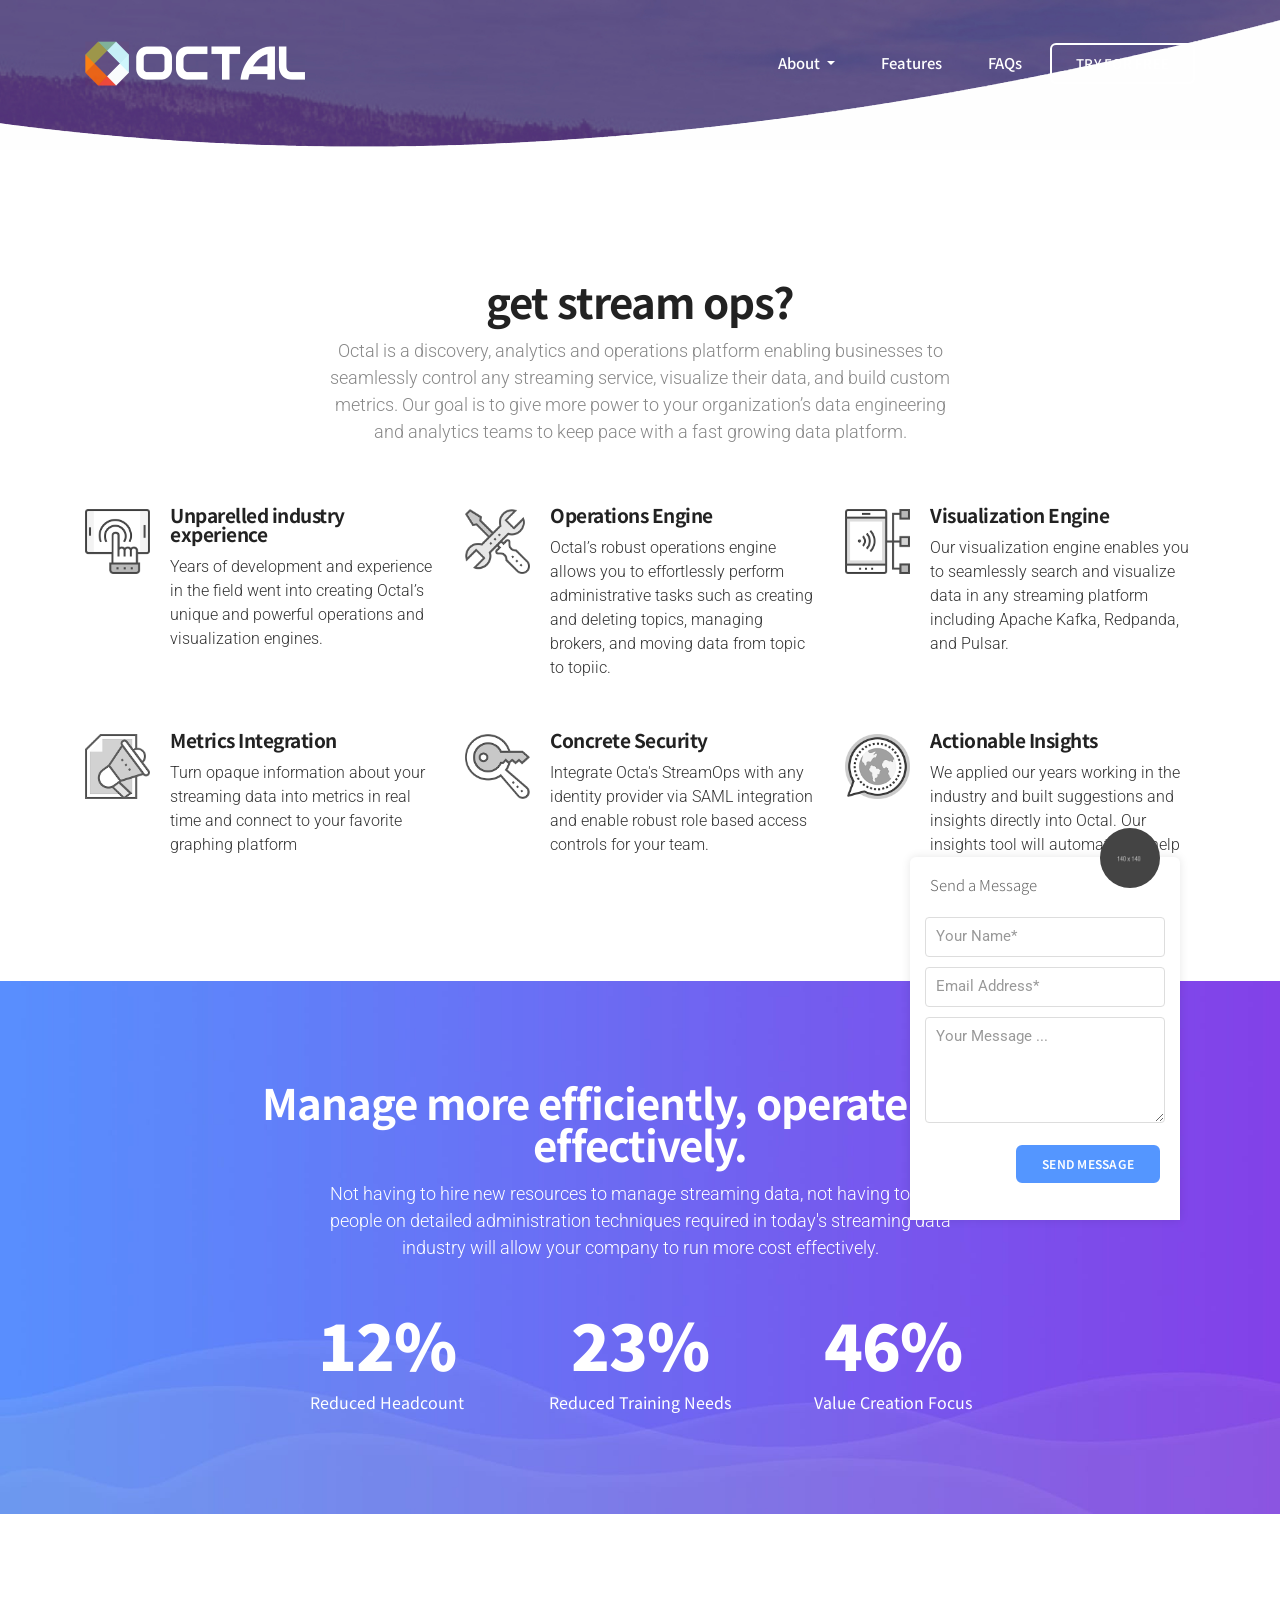
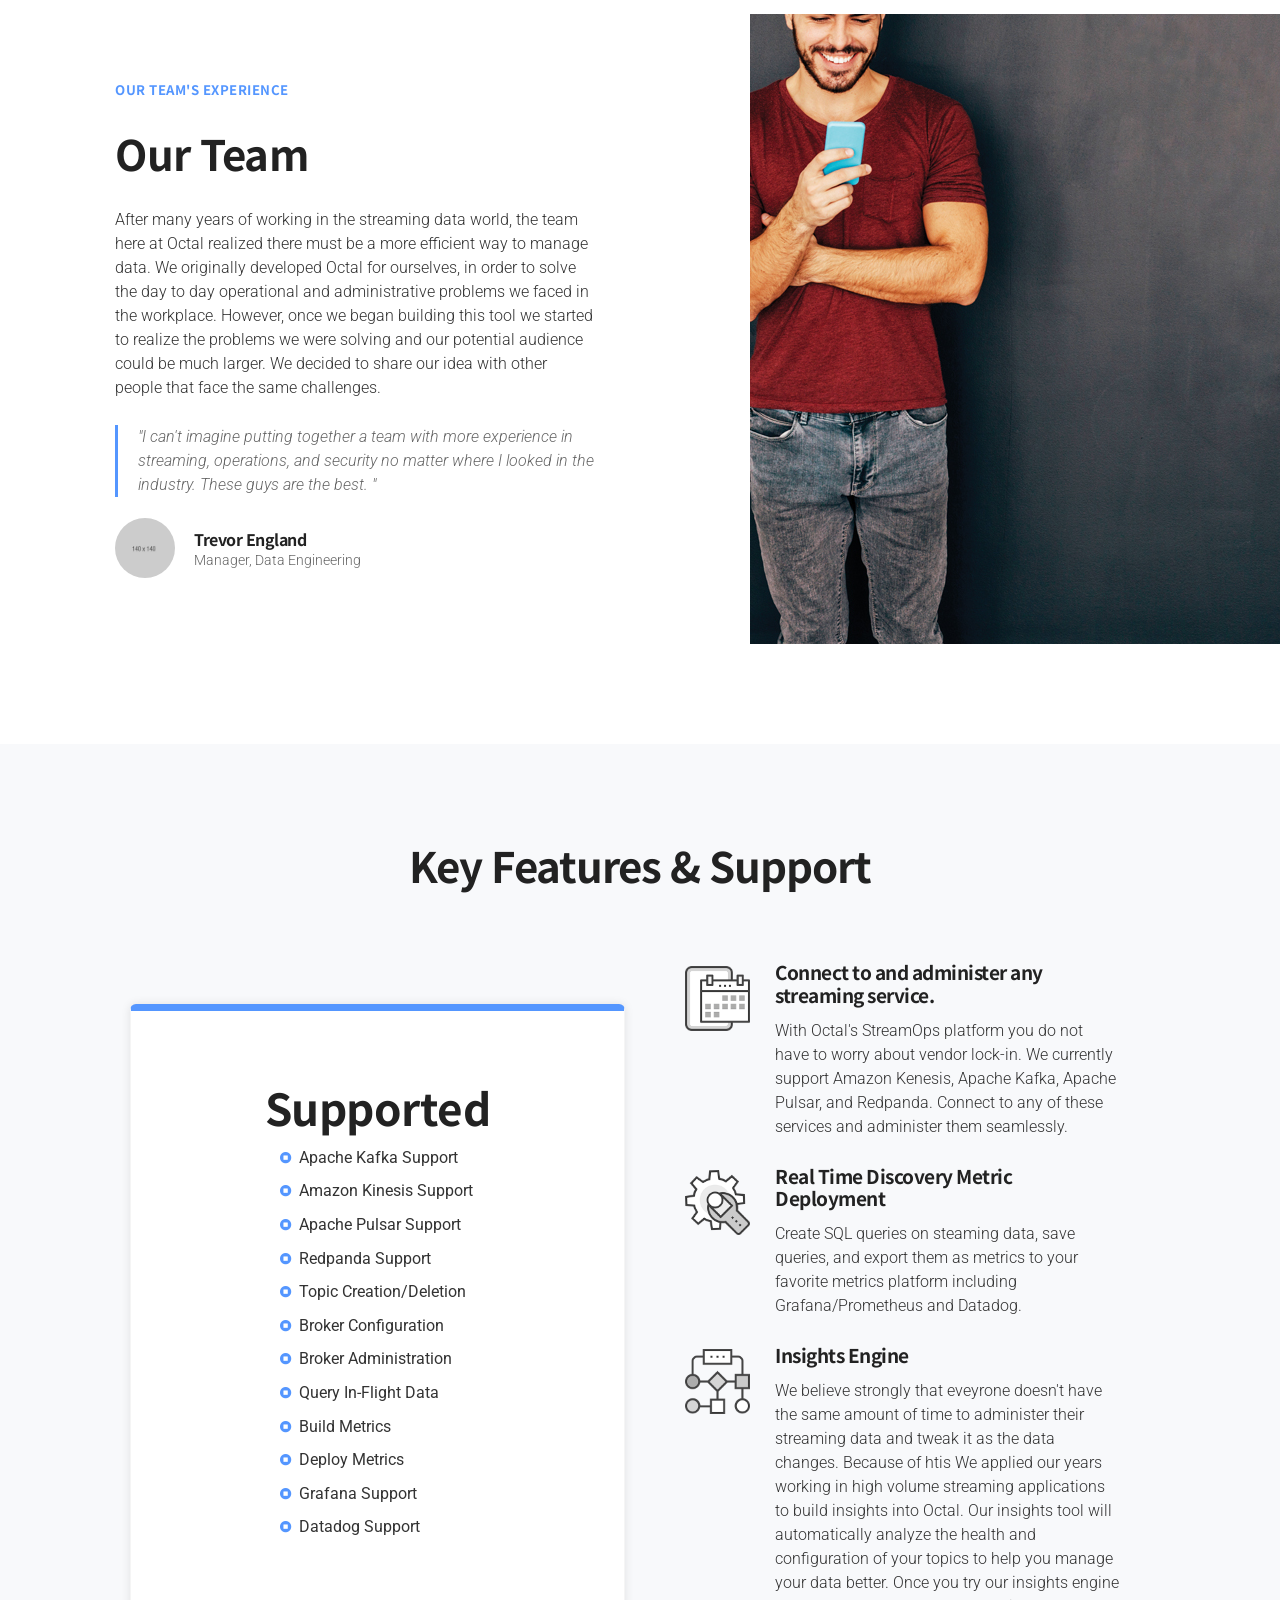
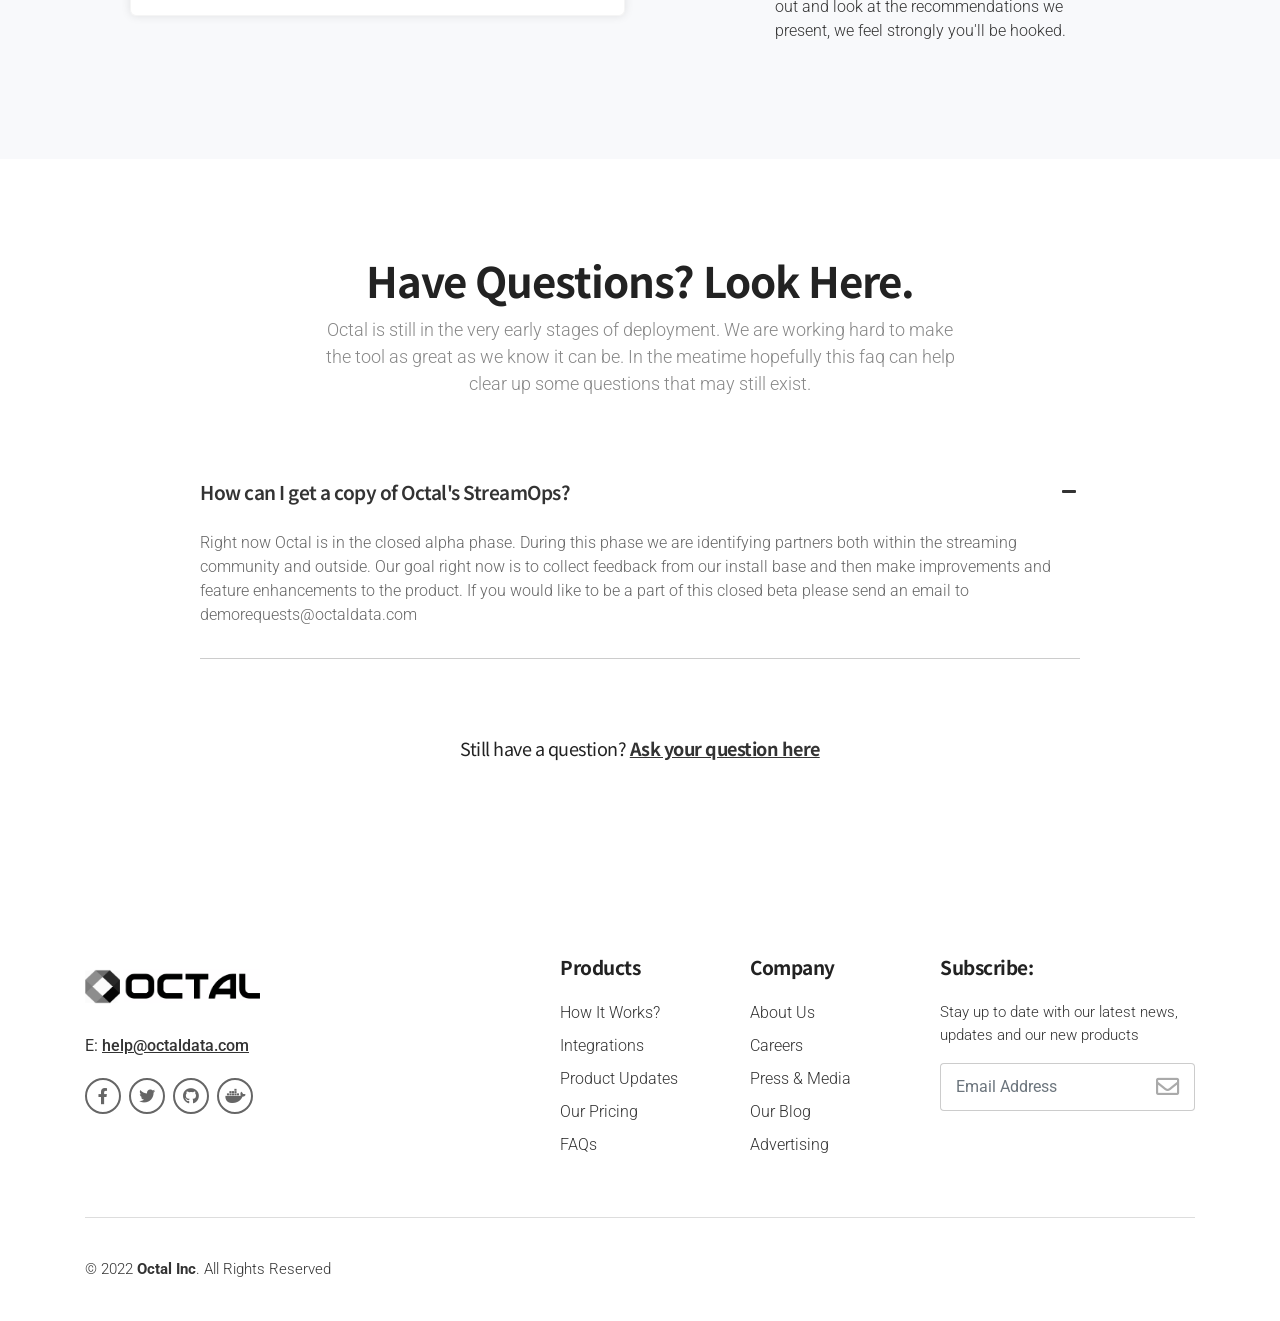
<file: getstreamops_orig.html>
<!DOCTYPE html>
<!--[if lt IE 7 ]><html class="ie ie6" lang="en"> <![endif]-->
<!--[if IE 7 ]><html class="ie ie7" lang="en"> <![endif]-->
<!--[if IE 8 ]><html class="ie ie8" lang="en"> <![endif]-->
<!--[if (gte IE 9)|!(IE)]><!-->
<html lang="en">
<head>
   <meta charset="utf-8">
   <meta http-equiv="X-UA-Compatible" content="IE=edge"/>
   <meta name="author" content="DSAThemes"/>
   <meta name="description" content="Octal - StreamOps software"/>
   <meta name="keywords" content="streams, streaming, kafka, apache pulsar, red panda, topics">
   <meta name="viewport" content="width=device-width, initial-scale=1.0"/>

   <title>Octal - Own your StreamOps</title>

   <link rel="shortcut icon" href="images/favicon.ico" type="image/x-icon">
   <link rel="icon" href="images/favicon.ico" type="image/x-icon">
   <link rel="apple-touch-icon" sizes="152x152" href="images/apple-touch-icon-152x152.png">
   <link rel="apple-touch-icon" sizes="120x120" href="images/apple-touch-icon-120x120.png">
   <link rel="apple-touch-icon" sizes="76x76" href="images/apple-touch-icon-76x76.png">
   <link rel="apple-touch-icon" href="images/apple-touch-icon.png">

   <link href="https://fonts.googleapis.com/css?family=Roboto:300,400,500,700,900" rel="stylesheet">
   <link href="https://fonts.googleapis.com/css?family=Noto+Sans+TC:300,400,500,700,900" rel="stylesheet">

   <link href="css/bootstrap.min.css" rel="stylesheet">

   <link href="https://use.fontawesome.com/releases/v5.7.2/css/all.css" integrity="sha384-fnmOCqbTlWIlj8LyTjo7mOUStjsKC4pOpQbqyi7RrhN7udi9RwhKkMHpvLbHG9Sr" rel="stylesheet" crossorigin="anonymous">
   <link href="css/flaticon.css" rel="stylesheet">

   <link href="css/magnific-popup.css" rel="stylesheet">
   <link href="css/owl.carousel.min.css" rel="stylesheet">
   <link href="css/owl.theme.default.min.css" rel="stylesheet">
   <link href="css/animate.css" rel="stylesheet">

   <!-- <link href="css/aqua-theme.css" rel="stylesheet">       -->
   <link href="css/blue-theme.css" rel="stylesheet">
   <!-- <link href="css/bluegrey-theme.css" rel="stylesheet">   -->
   <!-- <link href="css/darkblue-theme.css" rel="stylesheet">   -->
   <!-- <link href="css/green-theme.css" rel="stylesheet">      -->
   <!-- <link href="css/darkgreen-theme.css" rel="stylesheet">  -->
   <!-- <link href="css/deeporange-theme.css" rel="stylesheet"> -->
   <!-- <link href="css/red-theme.css" rel="stylesheet">        -->
   <!-- <link href="css/purple-theme.css" rel="stylesheet">     -->
   <!-- <link href="css/tomato-theme.css" rel="stylesheet">     -->

   <link href="css/responsive.css" rel="stylesheet">

</head>
<body>


<!-- PRELOADER SPINNER
============================================= -->
<div id="loader-wrapper">
   <div id="loader">
				<span class="cssload-loader">
					<span class="cssload-loader-inner"></span>
				</span>
   </div>
</div>



<!-- PAGE CONTENT
============================================= -->
<div id="page" class="page">


   <!-- HEADER
   ============================================= -->
   <header id="header" class="header">
      <nav class="navbar fixed-top navbar-expand-md navbar-dark bg-tra hover-menu">
         <div class="container">

            <!-- LOGO IMAGE -->
            <a href="#hero-3" class="navbar-brand logo-black"><img src="images/logo.png" width="220" height="47" alt="header-logo"></a>
            <a href="#hero-3" class="navbar-brand logo-white"><img src="images/logo-white.png" width="220" height="47" alt="header-logo"></a>

            <!-- Responsive Menu Button -->
            <button class="navbar-toggler" type="button" data-toggle="collapse" data-target="#navbarSupportedContent" aria-controls="navbarSupportedContent" aria-expanded="false" aria-label="Toggle navigation">
               <span class="navbar-bar-icon"><i class="fas fa-bars"></i></span>
            </button>

            <!-- Navigation Menu -->
            <div id="navbarSupportedContent" class="collapse navbar-collapse">
               <ul class="navbar-nav ml-auto">

                  <!-- Dropdown Link -->
                  <li class="nav-item dropdown">
                     <a class="nav-link dropdown-toggle" href="#" id="navbarDropdownMenuLink" data-toggle="dropdown" aria-haspopup="true" aria-expanded="false">
                        About
                     </a>

                     <!-- Dropdown Menu -->
                     <ul class="dropdown-menu" aria-labelledby="navbarDropdownMenuLink">
                        <li><a class="dropdown-item" href="#services-4">Why Octal</a></li>
                        <li><a class="dropdown-item" href="#content-7">The Team</a></li>
                        <li><a class="dropdown-item" href="#content-4">How It Works</a></li>
                     </ul>
                  </li>

                  <li class="nav-item nl-simple"><a class="nav-link" href="/features.html">Features</a></li>

                  <li class="nav-item nl-simple"><a class="nav-link" href="#faqs-1">FAQs</a></li>

               </ul>

               <!-- Header Button -->
               <span class="navbar-text white-color">
								<a href="/getstreamops.html" class="btn btn-tra-white primary-color-hover">Try For Free</a>
						    </span>

            </div>	<!-- End Navigation Menu -->


         </div>	  <!-- End container -->
      </nav>	   <!-- End navbar -->
   </header>	<!-- END HEADER -->




   <!-- HERO-3
   ============================================= -->
   <section id="hero-3" class="bg-scroll hero-section division">
      <div class="container">
         <div class="row d-flex align-items-center">

         </div>    <!-- End row -->
      </div>     <!-- End container -->


      <!-- Bottom Wave -->
      <div class="bg-fixed hero-3-wave"></div>


   </section>	<!-- END HERO-3 -->




   <!-- SERVICES-4
   ============================================= -->
   <section id="services-4" class="wide-50 services-section division">
      <div class="container">


         <!-- SECTION TITLE -->
         <div class="row">
            <div class="col-lg-10 offset-lg-1 section-title">

               <!-- Title 	-->
               <h3 class="h3-md">get stream ops?</h3>

               <!-- Text -->
               <p class="p-md">Octal is a discovery, analytics and operations platform enabling businesses to seamlessly control any streaming service, visualize their data, and build custom metrics.  Our goal is to give more power to your organization’s data engineering and analytics teams to keep pace with a fast growing data platform.
               </p>

            </div>
         </div>


         <div class="row">


            <!-- SERVICE BOX #1 -->
            <div class="col-sm-6 col-md-4">
               <div class="sbox-4 wow fadeInUp" data-wow-delay="0.1s" data-wow-duration="0.5s">

                  <!-- Icon -->
                  <img class="img-65" src="images/icons/smartphone-1.png" alt="service-icon" />

                  <!-- Text -->
                  <div class="sbox-4-txt">

                     <!-- Title -->
                     <h5 class="h5-sm">Unparelled industry experience</h5>

                     <!-- Text -->
                     <p>Years of development and experience in the field went into creating Octal’s unique and powerful operations and visualization engines.
                     </p>

                  </div>

               </div>
            </div>


            <!-- SERVICE BOX #2 -->
            <div class="col-sm-6 col-md-4">
               <div class="sbox-4 wow fadeInUp" data-wow-delay="0.1s" data-wow-duration="0.5s">

                  <!-- Icon -->
                  <img class="img-65" src="images/icons/settings-3.png" alt="service-icon" />

                  <!-- Text -->
                  <div class="sbox-4-txt">

                     <!-- Title -->
                     <h5 class="h5-sm">Operations Engine</h5>

                     <!-- Text -->
                     <p>Octal’s robust operations engine allows you to effortlessly perform administrative tasks such as creating and deleting topics, managing brokers, and moving data from topic to topiic.
                     </p>

                  </div>

               </div>
            </div>


            <!-- SERVICE BOX #3 -->
            <div class="col-sm-6 col-md-4">
               <div class="sbox-4 wow fadeInUp"  data-wow-delay="0.1s" data-wow-duration="0.5s">

                  <!-- Icon -->
                  <img class="img-65" src="images/icons/smartphone-3.png" alt="service-icon" />

                  <!-- Text -->
                  <div class="sbox-4-txt">

                     <!-- Title -->
                     <h5 class="h5-sm">Visualization Engine</h5>

                     <!-- Text -->
                     <p>Our visualization engine enables you to seamlessly search and visualize data in any streaming platform including Apache Kafka, Redpanda, and Pulsar.
                     </p>

                  </div>

               </div>
            </div>


            <!-- SERVICE BOX #4 -->
            <div class="col-sm-6 col-md-4">
               <div class="sbox-4 wow fadeInUp"  data-wow-delay="0.2s" data-wow-duration="0.5s">

                  <!-- Icon -->
                  <img class="img-65" src="images/icons/notification.png" alt="service-icon" />

                  <!-- Text -->
                  <div class="sbox-4-txt">

                     <!-- Title -->
                     <h5 class="h5-sm">Metrics Integration</h5>

                     <!-- Text -->
                     <p>Turn opaque information about your streaming data into metrics in real time and connect to your favorite graphing platform
                     </p>

                  </div>

               </div>
            </div>


            <!-- SERVICE BOX #5 -->
            <div class="col-sm-6 col-md-4">
               <div class="sbox-4 wow fadeInUp"  data-wow-delay="0.2s" data-wow-duration="0.5s">

                  <!-- Icon -->
                  <img class="img-65" src="images/icons/key-1.png" alt="service-icon" />

                  <!-- Text -->
                  <div class="sbox-4-txt">

                     <!-- Title -->
                     <h5 class="h5-sm">Concrete Security</h5>

                     <!-- Text -->
                     <p>Integrate Octa's StreamOps with any identity provider via SAML integration and enable robust role based access controls for your team.
                     </p>

                  </div>

               </div>
            </div>


            <!-- SERVICE BOX #6 -->
            <div class="col-sm-6 col-md-4">
               <div class="sbox-4 wow fadeInUp" data-wow-delay="0.2s" data-wow-duration="0.5s">

                  <!-- Icon -->
                  <img class="img-65" src="images/icons/communication.png" alt="service-icon" />

                  <!-- Text -->
                  <div class="sbox-4-txt">

                     <!-- Title -->
                     <h5 class="h5-sm">Actionable Insights</h5>

                     <!-- Text -->
                     <p>We applied our years working in the industry and built suggestions and insights directly into Octal.  Our insights tool will automatically help you manage your data better.
                     </p>

                  </div>

               </div>
            </div>


         </div>	   <!-- End row -->


      </div>	   <!-- End container -->
   </section>	<!-- END SERVICES-4 -->





   <!-- STATISTIC-1
   ============================================= -->
   <div id="statistic-1" class="blue-waves wide-60 statistic-section division">
      <div class="container white-color">


         <!-- SECTION TITLE -->
         <div class="row">
            <div class="col-lg-10 offset-lg-1 section-title">

               <!-- Title 	-->
               <h3 class="h3-md">Manage more efficiently, operate more effectively.</h3>

               <!-- Text -->
               <p class="p-md">Not having to hire new resources to manage streaming data, not having to train people on detailed administration techniques required in today's streaming data industry will allow your company to run more cost effectively.
               </p>

            </div>
         </div>


         <div class="row">
            <div class="col-md-10 col-lg-8 offset-md-1 offset-lg-2">
               <div class="row">


                  <!-- STATISTIC BLOCK #1 -->
                  <div class="col-sm-4">
                     <div class="statistic-block wow fadeInUp" data-wow-delay="0.2s">
                        <h5 class="statistic-number"><span class="count-element">25</span>%</h5>
                        <p class="txt-400">Reduced Headcount</p>
                     </div>
                  </div>


                  <!-- STATISTIC BLOCK #2 -->
                  <div class="col-sm-4">
                     <div class="statistic-block wow fadeInUp" data-wow-delay="0.2s">
                        <h5 class="statistic-number"><span class="count-element">50</span>%</h5>
                        <p class="txt-400">Reduced Training Needs</p>
                     </div>
                  </div>


                  <!-- STATISTIC BLOCK #3 -->
                  <div class="col-sm-4">
                     <div class="statistic-block wow fadeInUp" data-wow-delay="0.2s">
                        <h5 class="statistic-number"><span class="count-element">100</span>%</h5>
                        <p class="txt-400">Value Creation Focus </p>
                     </div>
                  </div>


               </div>
            </div>
         </div>	<!-- End row -->


      </div>	 <!-- End container -->
   </div>	 <!-- END STATISTIC-1 -->




   <!-- CONTENT-7
   ============================================= -->
   <section id="content-7" class="wide-60 content-section division">
      <div class="container">
         <div class="row d-flex align-items-center">


            <!-- TEXT BLOCK -->
            <div class="col-md-6 col-xl-6">
               <div class="txt-block pc-30 wow fadeInUp" data-wow-delay="0.2s" data-wow-duration="0.5s">

                  <!-- Section ID -->
                  <span class="section-id primary-color">Our Team's Experience</span>

                  <!-- Title -->
                  <h3 class="h3-md">Our Team</h3>

                  <!-- Text -->
                  <p>
                     After many years of working in the streaming data world, the team here at Octal realized there must be a more efficient way to manage data. We originally developed Octal for ourselves, in order to solve the day to day operational and administrative problems we faced in the workplace. However, once we began building this tool we started to realize the problems we were solving and our potential audience could be much larger. We decided to share our idea with other people that face the same challenges.
                  </p>

                  <!-- QUOTE -->
                  <div class="quote primary-theme mt-20">

                     <!-- Quote Text -->
                     <p>"I can't imagine putting together a team with more experience in streaming, operations, and security no matter where I looked in the industry.  These guys are the best. "
                     </p>

                     <!-- Quote Avatar -->
                     <div class="quote-avatar">
                        <img src="images/quote-avatar.jpg" alt="quote-avatar">
                     </div>

                     <!-- Quote Author -->
                     <div class="quote-author">
                        <h5 class="h5-xs">Trevor England</h5>
                        <span class="grey-color">Manager, Data Engineering</span>
                     </div>

                  </div>

               </div>
            </div>	<!-- END TEXT BLOCK -->


            <!-- IMAGE BLOCK -->
            <div class="col-md-6 col-xl-5 offset-xl-1">
               <div class="content-7-img wow fadeInRight" data-wow-delay="0.2s" data-wow-duration="0.5s">
                  <img class="img-fluid" src="images/us.jpg" alt="content-image">
               </div>
            </div>


         </div>	  <!-- End row -->
      </div>	   <!-- End container -->
   </section>	<!-- END CONTENT-7 -->




   <!-- CONTENT-4
   ============================================= -->
   <section id="content-4" class="bg-lightgrey wide-60 content-section division">
      <div class="container">
         <!-- TAB #1 -->
         <div class="tab-pane fade show active" id="price-tab-1" role="tabpanel" aria-labelledby="tab1-list">
            <div class="row d-flex align-items-center pricing-row primary-theme">
               <div class="col-lg-10 offset-lg-1 section-title">

                  <!-- Title      -->
                  <h3 class="h3-md">Key Features & Support</h3>

                  <p class="p-md">
                  </p>

               </div>


               <!-- STANDARD PRICING PLAN -->
               <div class="col-md-6">
                  <div class="pricing-table highlight">

                     <!-- Plan Price  -->
                     <div class="pricing-plan">
                        <h3 class="h3-lg">Supported</h3>
                     </div>

                     <!-- Pricing Plan Features  -->
                     <ul class="features">
                        <li><i class="fas fa-stop-circle"></i> Apache Kafka Support</li>
                        <li><i class="fas fa-stop-circle"></i> Amazon Kinesis Support</li>
                        <li><i class="fas fa-stop-circle"></i> Apache Pulsar Support</li>
                        <li><i class="fas fa-stop-circle"></i> Redpanda Support</li>
                        <li><i class="fas fa-stop-circle"></i> Topic Creation/Deletion</li>
                        <li><i class="fas fa-stop-circle"></i> Broker Configuration</li>
                        <li><i class="fas fa-stop-circle"></i> Broker Administration</li>
                        <li><i class="fas fa-stop-circle"></i> Query In-Flight Data</li>
                        <li><i class="fas fa-stop-circle"></i> Build Metrics</li>
                        <li><i class="fas fa-stop-circle"></i> Deploy Metrics</li>
                        <li><i class="fas fa-stop-circle"></i> Grafana Support</li>
                        <li><i class="fas fa-stop-circle"></i> Datadog Support</li>
                     </ul>

                  </div>
               </div>   <!-- END STANDARD PRICING PLAN -->





               <!-- TEXT BLOCK -->
               <div class="col-md-6">
                  <div class="txt-block pc-30 wow fadeInUp" data-wow-delay="0.1s" data-wow-duration="0.5s">


                     <!-- CONTENT BOX #1 -->
                     <div class="cbox-3 icon-xs mb-10">

                        <!-- Icon -->
                        <img class="img-65" src="images/icons/calendar-1.png" alt="service-icon" />

                        <!-- Text -->
                        <div class="cbox-3-txt">

                           <!-- Title -->
                           <h5 class="h5-sm">Connect to and administer any streaming service.</h5>

                           <!-- Text -->
                           <p>
                              With Octal's StreamOps platform you do not have to worry about vendor lock-in.  We currently support Amazon Kenesis, Apache Kafka, Apache Pulsar, and Redpanda.  Connect to any of these services and administer them seamlessly.
                           </p>

                        </div>

                     </div>	<!-- END CONTENT BOX #1 -->


                     <!-- CONTENT BOX #2 -->
                     <div class="cbox-3 icon-xs mb-10">

                        <!-- Icon -->
                        <img class="img-65" src="images/icons/settings-1.png" alt="service-icon" />

                        <!-- Text -->
                        <div class="cbox-3-txt">

                           <!-- Title -->
                           <h5 class="h5-sm">Real Time Discovery Metric Deployment</h5>

                           <!-- Text -->
                           <p>
                              Create SQL queries on steaming data, save queries, and export them as metrics to your favorite metrics platform including Grafana/Prometheus and Datadog.
                           </p>

                        </div>

                     </div>	<!-- END CONTENT BOX #2 -->


                     <!-- CONTENT BOX #3 -->
                     <div class="cbox-3 icon-xs">

                        <!-- Icon -->
                        <img class="img-65" src="images/icons/network-2.png" alt="service-icon" />

                        <!-- Text -->
                        <div class="cbox-3-txt">

                           <!-- Title -->
                           <h5 class="h5-sm">Insights Engine</h5>

                           <!-- Text -->
                           <p> We believe strongly that eveyrone doesn't have the same amount of time to administer their streaming data and tweak it as the data changes.  Because of htis We applied our years working in high volume streaming applications to build insights into Octal. Our insights tool will automatically analyze the health and configuration of your topics to help you manage your data better.  Once you try our insights engine out and look at the recommendations we present, we feel strongly you'll be hooked.
                           </p>

                        </div>

                     </div>	<!-- END CONTENT BOX #3 -->

                  </div>
               </div>	<!-- END TEXT BLOCK -->


            </div>    <!-- End row -->
         </div>	   <!-- End container -->
   </section>	<!-- END CONTENT-4 -->



   <!-- FAQs-1
   ============================================= -->
   <section id="faqs-1" class="wide-100 faqs-section division">
      <div class="container">


         <!-- SECTION TITLE -->
         <div class="row">
            <div class="col-lg-10 offset-lg-1 section-title">

               <!-- Title 	-->
               <h3 class="h3-md">Have Questions? Look Here.</h3>

               <!-- Text -->
               <p class="p-md">
                  Octal is still in the very early stages of deployment.  We are working hard to make the tool as great as we know it can be.  In the meatime hopefully this faq can help clear up some questions that may still exist.
               </p>

            </div>
         </div>


         <!-- QUESTIONS HOLDER -->
         <div class="row">
            <div class="col-xl-10 offset-xl-1">
               <div id="accordion" role="tablist">


                  <!-- ACCORDION CARD #1 -->
                  <div class="card">

                     <!-- Card Title -->
                     <div class="card-header" role="tab" id="headingOne">
                        <h5 class="h5-sm">
                           <a data-toggle="collapse" href="#collapseOne" role="button" aria-expanded="true" aria-controls="collapseOne">
                              How can I get a copy of Octal's StreamOps?
                           </a>
                        </h5>
                     </div>

                     <!-- Card Content -->
                     <div id="collapseOne" class="collapse show" role="tabpanel" aria-labelledby="headingOne" data-parent="#accordion">
                        <div class="card-body">

                           <!-- Text -->
                           <p>
                              Right now Octal is in the closed alpha phase.  During this phase we are identifying partners both within the streaming community and outside.  Our goal right now is to collect feedback from our install base and then make improvements and feature enhancements to the product.  If you would like to be a part of this closed beta please send an email to demorequests@octaldata.com
                           </p>

                        </div>
                     </div>


                  </div>	<!-- END ACCORDION CARD #1 -->




               </div>	<!-- END ACCORDION -->
            </div>
         </div>	<!-- END QUESTIONS HOLDER -->


         <!-- MORE QUESTIONS BUTTON -->
         <div class="row">
            <div class="col-md-12 text-center">
               <div class="more-questions">
                  <h5 class="h5-xs">Still have a question? <a href="faqs.html">Ask your question here</a></h5>
               </div>
            </div>
         </div>


      </div>	   <!-- End container -->
   </section>	<!-- END FAQs-1 -->









   <!-- FOOTER-2
   ============================================= -->
   <footer id="footer-2" class="wide-40 footer division">
      <div class="container">


         <!-- FOOTER CONTENT -->
         <div class="row">


            <!-- FOOTER INFO -->
            <div class="col-md-10 col-lg-4">
               <div class="footer-info mb-40">

                  <!-- Footer Logo -->
                  <!-- For Retina Ready displays take a image with double the amount of pixels that your image will be displayed (e.g 350 x 70  pixels) -->
                  <img src="images/footer-logo.png" width="175" height="35" alt="footer-logo">

                  <!-- Email -->
                  <p class="foo-email">E: <a href="mailto:help@octaldata.com">help@octaldata.com</a></p>

                  <!-- Social Icons -->
                  <div class="footer-socials-links mt-20">
                     <ul class="foo-socials text-center clearfix">

                        <li><a href="#" class="ico-facebook"><i class="fab fa-facebook-f"></i></a></li>
                        <li><a href="#" class="ico-twitter"><i class="fab fa-twitter"></i></a></li>
                        <li><a href="#" class="ico-github"><i class="fab fa-github"></i></a></li>
                        <li><a href="#" class="ico-docker"><i class="fab fa-docker"></i></a></li>

                        <!--
                        <li><a href="#" class="ico-behance"><i class="fab fa-behance"></i></a></li>
                        <li><a href="#" class="ico-dribbble"><i class="fab fa-dribbble"></i></a></li>
                        <li><a href="#" class="ico-instagram"><i class="fab fa-instagram"></i></a></li>
                        <li><a href="#" class="ico-linkedin"><i class="fab fa-linkedin-in"></i></a></li>
                        <li><a href="#" class="ico-pinterest"><i class="fab fa-pinterest-p"></i></a></li>
                        <li><a href="#" class="ico-youtube"><i class="fab fa-youtube"></i></a></li>
                        <li><a href="#" class="ico-vk"><i class="fab fa-vk"></i></a></li>
                        <li><a href="#" class="ico-yelp"><i class="fab fa-yelp"></i></a></li>
                        <li><a href="#" class="ico-yahoo"><i class="fab fa-yahoo"></i></a></li>
                         -->

                     </ul>
                  </div>

               </div>
            </div>	<!-- END FOOTER INFO -->


            <!-- FOOTER PRODUCTS LINKS -->
            <div class="col-md-3 col-lg-2 offset-lg-1">
               <div class="footer-links mb-40">

                  <!-- Title -->
                  <h5 class="h5-sm">Products</h5>

                  <!-- Footer List -->
                  <ul class="clearfix">
                     <li><a href="#">How It Works?</a></li>
                     <li><a href="#">Integrations</a></li>
                     <li><a href="#">Product Updates</a></li>
                     <li><a href="#">Our Pricing</a></li>
                     <li><a href="#">FAQs</a></li>
                  </ul>

               </div>
            </div>


            <!-- FOOTER COMPANY LINKS -->
            <div class="col-md-3 col-lg-2">
               <div class="footer-links mb-40">

                  <!-- Title -->
                  <h5 class="h5-sm">Company</h5>

                  <!-- Footer Links -->
                  <ul class="clearfix">
                     <li><a href="#">About Us</a></li>
                     <li><a href="#">Careers</a></li>
                     <li><a href="#">Press & Media</a></li>
                     <li><a href="#">Our Blog</a></li>
                     <li><a href="#">Advertising</a></li>
                  </ul>

               </div>
            </div>


            <!-- FOOTER NEWSLETTER FORM -->
            <div class="col-md-6 col-lg-3">
               <div class="footer-form mb-20">

                  <!-- Title -->
                  <h5 class="h5-sm">Subscribe:</h5>

                  <!-- Text -->
                  <p class="p-sm m-bottom-20">Stay up to date with our latest news, updates and our new products</p>

                  <!-- Newsletter Form Input -->
                  <form class="newsletter-form">

                     <div class="input-group">
                        <input type="email" class="form-control" placeholder="Email Address" required id="s-email">
                        <span class="input-group-btn">
											<button type="submit" class="btn">
												<i class="far fa-envelope"></i>
											</button>
										</span>
                     </div>

                     <!-- Newsletter Form Notification -->
                     <label for="s-email" class="form-notification"></label>

                  </form>

               </div>
            </div>	<!-- END FOOTER NEWSLETTER FORM -->


         </div>	  <!-- END FOOTER CONTENT -->


         <!-- FOOTER COPYRIGHT -->
         <div class="bottom-footer">
            <div class="row">
               <div class="col-md-12">
                  <p class="footer-copyright">&copy; 2022 <span>Octal Inc</span>. All Rights Reserved</p>
               </div>
            </div>
         </div>


      </div>	   <!-- End container -->
   </footer>	<!-- END FOOTER-2 -->




   <!-- STICKY BOTTOM FORM
   ============================================= -->
   <div id="sticky-form">
      <div class="nb-form">

         <!-- Text -->
         <p class="nb-form-title">Send a Message</p>

         <!-- Assistant Avatar -->
         <img class="assistant-avatar" src="images/assistant-avatar.jpg" alt="assistant-avatar">

         <!-- QUICK FORM -->
         <div class="bottom-form-holder">
            <form name="quickform" class="quick-form">

               <!-- Contact Form Input -->
               <div id="bottom-input-name">
                  <input type="text" name="name" class="bottom-form-control bname" placeholder="Your Name*">
               </div>

               <div id="bottom-input-email">
                  <input type="text" name="email" class="bottom-form-control bemail" placeholder="Email Address*">
               </div>

               <div id="bottom-input-message">
                  <textarea class="bottom-form-control bmessage" name="message" rows="4" placeholder="Your Message ..."></textarea>
               </div>

               <!-- Contact Form Button -->
               <div class="m-top-15 form-btn text-right">
                  <button type="submit" class="btn btn-primary-color submit black-hover">Send Message</button>
               </div>

               <!-- Contact Form Message -->
               <div class="col-lg-12 contact-form-msg text-center">
                  <div class="sending-msg"><span class="loading"></span></div>
               </div>

            </form>
         </div>

      </div>
   </div>	  <!-- END STICKY BOTTOM FORM -->


</div>	<!-- END PAGE CONTENT -->


<!-- EXTERNAL SCRIPTS
============================================= -->
<script src="js/jquery-3.3.1.min.js"></script>
<script src="js/bootstrap.min.js"></script>
<script src="js/modernizr.custom.js"></script>
<script src="js/jquery.easing.js"></script>
<script src="js/jquery.appear.js"></script>
<script src="js/jquery.stellar.min.js"></script>
<script src="js/jquery.scrollto.js"></script>
<script src="js/owl.carousel.min.js"></script>
<script src="js/jquery.magnific-popup.min.js"></script>
<script src="js/imagesloaded.pkgd.min.js"></script>
<script src="js/isotope.pkgd.min.js"></script>
<script src="js/hero-form.js"></script>
<script src="js/register-form.js"></script>
<script src="js/contact-form.js"></script>
<script src="js/quick-form.js"></script>
<script src="js/comment-form.js"></script>
<script src="js/jquery.validate.min.js"></script>
<script src="js/jquery.ajaxchimp.min.js"></script>
<script src="js/wow.js"></script>

<!-- Custom Script -->
<script src="js/custom.js"></script>

<script>
   new WOW().init();
</script>

<!-- HTML5 shim, for IE6-8 support of HTML5 elements. All other JS at the end of file. -->
<!-- [if lt IE 9]>
<script src="js/html5shiv.js" type="text/javascript"></script>
<script src="js/respond.min.js" type="text/javascript"></script>
<![endif] -->

</body>

</html>
</file>
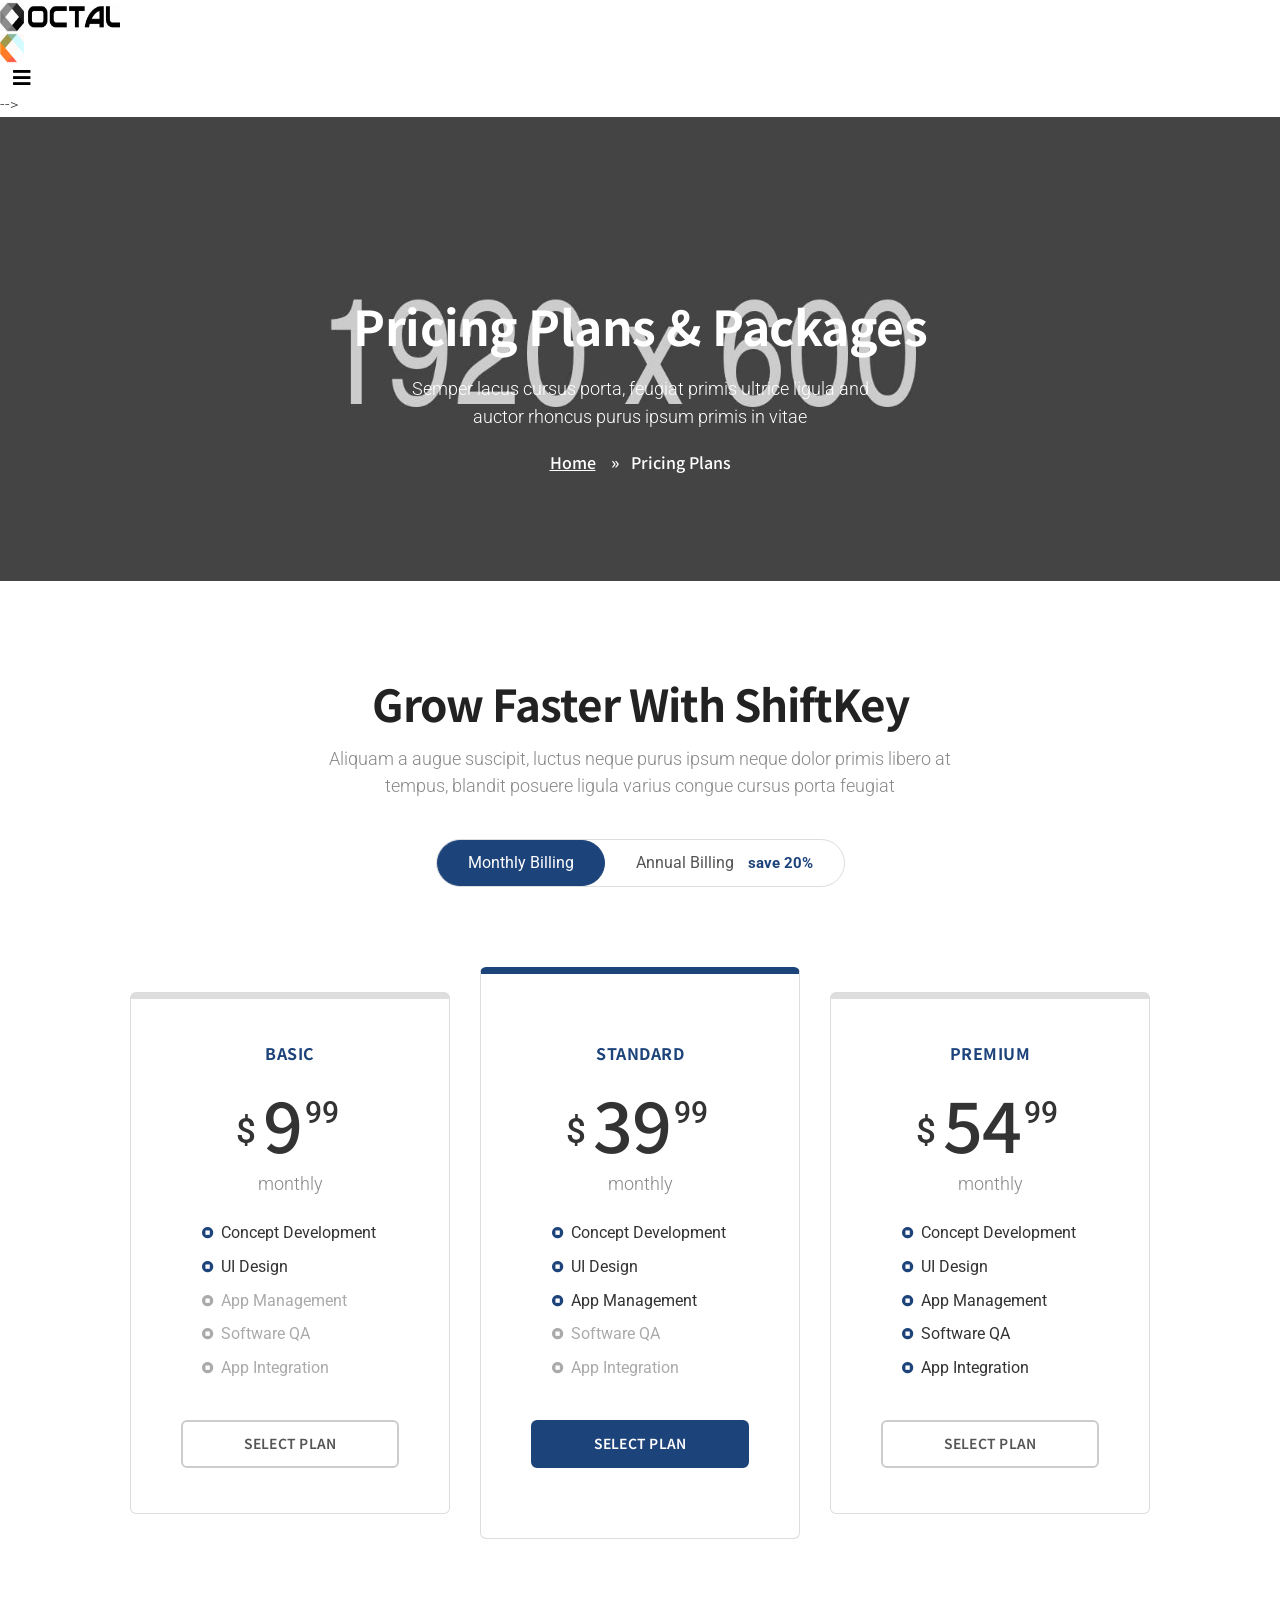
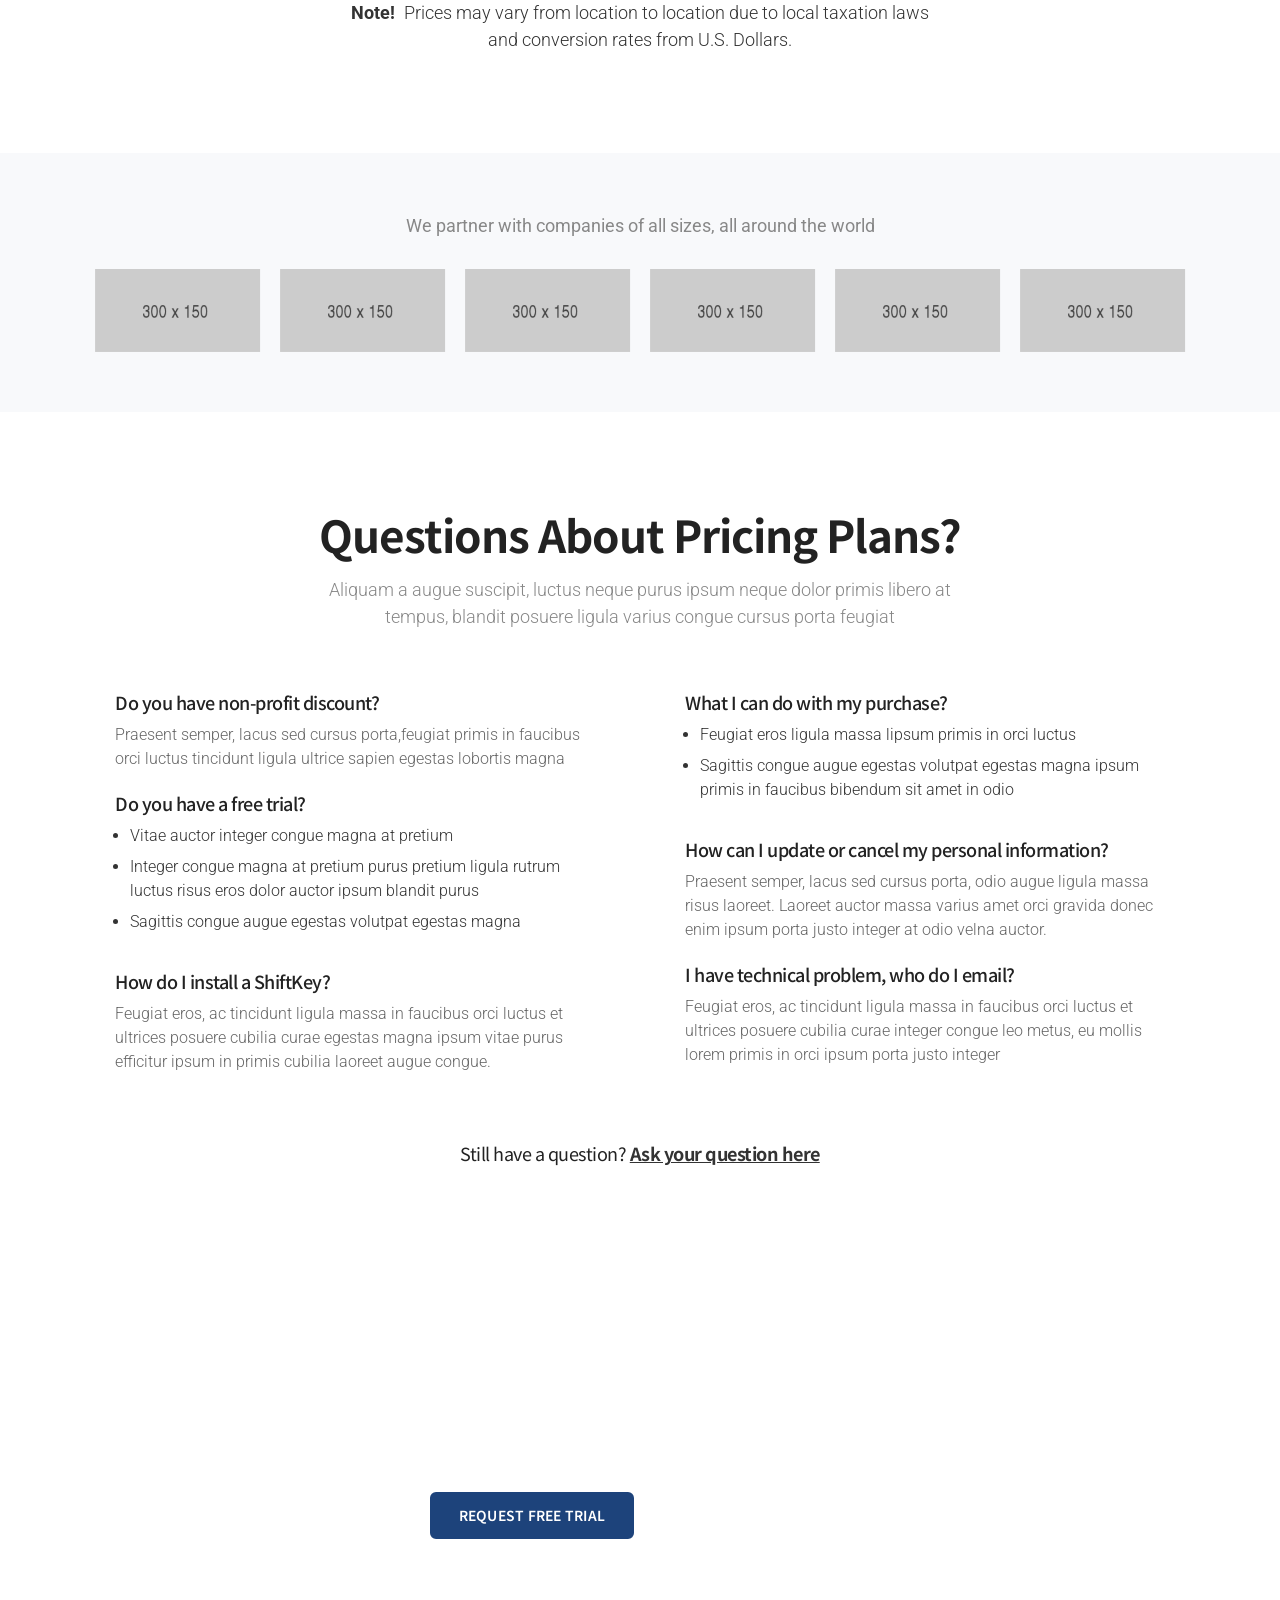
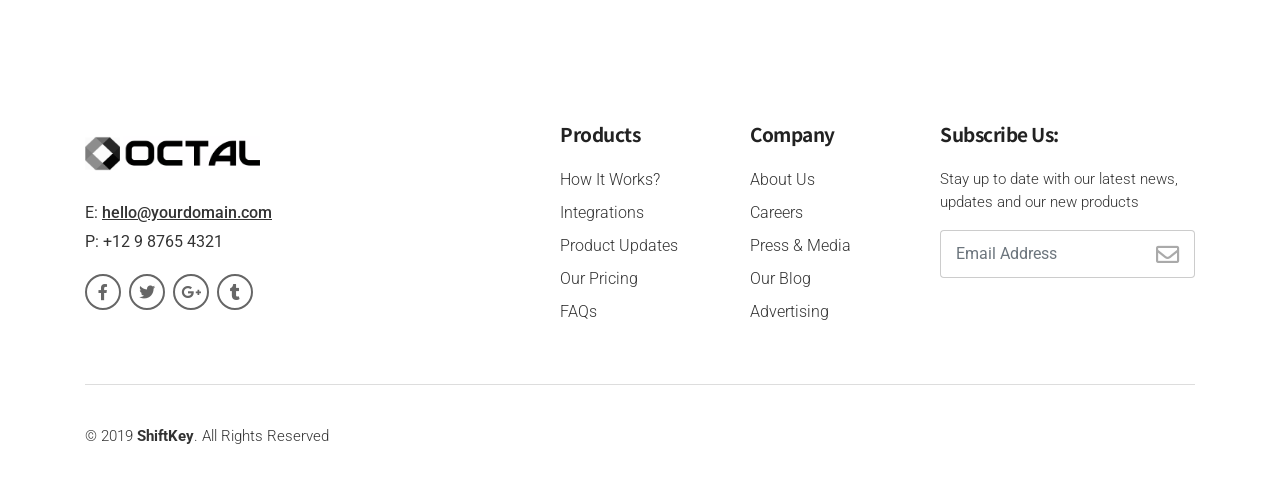
<file: pricing_orig.html>
<!DOCTYPE html>
<!-- ShiftKey - Software & Startup Premium Landing Page Template design by DSAThemes (http://www.dsathemes.com) -->
<!--[if lt IE 7 ]><html class="ie ie6" lang="en"> <![endif]-->
<!--[if IE 7 ]><html class="ie ie7" lang="en"> <![endif]-->
<!--[if IE 8 ]><html class="ie ie8" lang="en"> <![endif]-->
<!--[if (gte IE 9)|!(IE)]><!-->
<html lang="en">




	<head>

		<!-- Google Analytics: Change UA-XXXXX-X to be your site's ID. Go to http://www.google.com/analytics/ for more information. -->
		<!--
		<script>
			window.ga=window.ga||function(){(ga.q=ga.q||[]).push(arguments)};ga.l=+new Date;
			ga('create', 'UA-XXXXX-Y', 'auto');
			ga('send', 'pageview');
		</script>
		<script async src='https://www.google-analytics.com/analytics.js'></script>
		-->
		<!-- End Google Analytics -->

		<meta charset="utf-8">
		<meta http-equiv="X-UA-Compatible" content="IE=edge"/>
		<meta name="author" content="DSAThemes"/>
		<meta name="description" content="Octal StreamOps - Control Streaming Data"/>
		<meta name="keywords" content="Responsive, HTML5 Template, DSAThemes, One Page, Landing, Startup, Software, Business, Company, Corporate, Creative, Freelancers">
		<meta name="viewport" content="width=device-width, initial-scale=1.0"/>

  		<!-- SITE TITLE -->
		<title>ShiftKey - Software & Startup Premium Landing Page Template</title>

		<!-- FAVICON AND TOUCH ICONS  -->
		<link rel="shortcut icon" href="images/favicon.ico" type="image/x-icon">
		<link rel="icon" href="images/favicon.ico" type="image/x-icon">
		<link rel="apple-touch-icon" sizes="152x152" href="images/apple-touch-icon-152x152.png">
		<link rel="apple-touch-icon" sizes="120x120" href="images/apple-touch-icon-120x120.png">
		<link rel="apple-touch-icon" sizes="76x76" href="images/apple-touch-icon-76x76.png">
		<link rel="apple-touch-icon" href="images/apple-touch-icon.png">

		<!-- GOOGLE FONTS -->
		<link href="https://fonts.googleapis.com/css?family=Roboto:300,400,500,700,900" rel="stylesheet">
		<link href="https://fonts.googleapis.com/css?family=Noto+Sans+TC:300,400,500,700,900" rel="stylesheet">

		<!-- BOOTSTRAP CSS -->
		<link href="css/bootstrap.min.css" rel="stylesheet">

		<!-- FONT ICONS -->
		<link href="https://use.fontawesome.com/releases/v5.7.2/css/all.css" integrity="sha384-fnmOCqbTlWIlj8LyTjo7mOUStjsKC4pOpQbqyi7RrhN7udi9RwhKkMHpvLbHG9Sr" rel="stylesheet" crossorigin="anonymous">
		<link href="css/flaticon.css" rel="stylesheet">

		<!-- PLUGINS STYLESHEET -->
		<link href="css/magnific-popup.css" rel="stylesheet">
		<link href="css/owl.carousel.min.css" rel="stylesheet">
		<link href="css/owl.theme.default.min.css" rel="stylesheet">
		<link href="css/animate.css" rel="stylesheet">

		<!-- TEMPLATE CSS -->
		<!-- <link href="css/aqua-theme.css" rel="stylesheet">       -->
      <!-- <link href="css/aqua-theme.css" rel="stylesheet">       <link href="css/blue-theme.css" rel="stylesheet"> -->
	    <!-- <link href="css/bluegrey-theme.css" rel="stylesheet">   -->
	    <link href="css/darkblue-theme.css" rel="stylesheet">
	    <!-- <link href="css/green-theme.css" rel="stylesheet">      -->
	    <!-- <link href="css/darkgreen-theme.css" rel="stylesheet">  -->
	    <!-- <link href="css/deeporange-theme.css" rel="stylesheet"> -->
	    <!-- <link href="css/red-theme.css" rel="stylesheet">        -->
	    <!-- <link href="css/purple-theme.css" rel="stylesheet">     -->
	    <!-- <link href="css/tomato-theme.css" rel="stylesheet">     -->

		<!-- RESPONSIVE CSS -->
		<link href="css/responsive.css" rel="stylesheet">

	</head>




	<body>




		<!-- PRELOADER SPINNER
		============================================= -->
		<div id="loader-wrapper">
			<div id="loader">
				<span class="cssload-loader">
					<span class="cssload-loader-inner"></span>
				</span>
			</div>
		</div>




		<!-- PAGE CONTENT
		============================================= -->
		<div id="page" class="page">


			<!-- HEADER
			=============================================
			<header id="header" class="header">
				<nav class="navbar fixed-top navbar-expand-md navbar-dark bg-tra hover-menu">
					<div class="container">


						<!-- LOGO IMAGE -->
						<!-- For Retina Ready displays take a image with double the amount of pixels that your image will be displayed (e.g 240 x 60 pixels) -->
				 		<a href="index.html" class="navbar-brand logo-black"><img src="images/logo.png" width="120" height="30" alt="header-logo"></a>
				 		<a href="index.html" class="navbar-brand logo-white"><img src="images/logo-white.png" width="120" height="30" alt="header-logo"></a>


				 		<!-- Responsive Menu Button -->
				 		<button class="navbar-toggler" type="button" data-toggle="collapse" data-target="#navbarSupportedContent" aria-controls="navbarSupportedContent" aria-expanded="false" aria-label="Toggle navigation">
				   		 	<span class="navbar-bar-icon"><i class="fas fa-bars"></i></span>
				  		</button>


				  		<!-- Navigation Menu -->
				  		<div id="navbarSupportedContent" class="collapse navbar-collapse">
					   		<ul class="navbar-nav ml-auto">

					   			<li class="nav-item nl-simple"><a class="nav-link" href="about.html">About</a></li>
					   			<li class="nav-item nl-simple"><a class="nav-link" href="clients.html">Clients</a></li>

					     		<!-- Dropdown Link -->
                      			<li class="nav-item dropdown">
		                            <a class="nav-link dropdown-toggle" href="#" id="navbarDropdownMenuLink" data-toggle="dropdown" aria-haspopup="true" aria-expanded="false">
		                                Pages
		                            </a>

		                            <!-- Dropdown Menu -->
                           			<ul class="dropdown-menu" aria-labelledby="navbarDropdownMenuLink">
                           				<li><a class="dropdown-item" href="blog-listing.html">Blog Listing</a></li>
		                                <li><a class="dropdown-item" href="single-post.html">Single Blog Post</a></li>
		                                <li><a class="dropdown-item" href="about.html">About ShiftKey</a></li>
		                                <li><a class="dropdown-item" href="pricing.html">Pricing Plans</a></li>
		                                <li><a class="dropdown-item" href="contacts.html">Contacts Us</a></li>
		                                <li><a class="dropdown-item" href="clients.html">Our Clients</a></li>
		                                <li><a class="dropdown-item" href="faqs.html">FAQs</a></li>
		                                <li><a class="dropdown-item" href="term.html">Terms & Privacy</a></li>
		                                <li><a class="dropdown-item" href="404.html">404 Page</a></li>
                            		</ul>
                        		</li>

                        		<li class="nav-item nl-simple"><a class="nav-link" href="faqs.html">FAQs</a></li>

					      	</ul>

					      	<!-- Header Button -->
					      	<span class="navbar-text white-color">
								<a href="https://themeforest.net/item/shiftkey-software-startup-premium-landing-page-template/23696160" class="btn btn-tra-white primary-color-hover" target="_blank">Get Started</a>
						    </span>

					    </div>	<!-- End Navigation Menu -->


					</div>	  <!-- End container -->
				</nav>	   <!-- End navbar -->
			</header>	<!-- END HEADER -->
         -->




			<!-- PAGE HERO
			============================================= -->
			<section id="pricing-page" class="page-hero-section division">
				<div class="container">


					<!-- PAGE HERO TEXT -->
					<div class="row">
						<div class="col-md-10 col-lg-8 offset-md-1 offset-lg-2">
							<div class="hero-txt text-center white-color">

								<!-- Title -->
								<h3 class="h3-xl">Pricing Plans & Packages</h3>

								<!-- Text -->
								<p class="p-hero">Semper lacus cursus porta, feugiat primis ultrice ligula and auctor
								   rhoncus purus ipsum primis in vitae
								</p>

							</div>
						</div>
					</div>	<!-- END PAGE HERO TEXT -->


					<!-- BREADCRUMB -->
					<div id="breadcrumb">
						<div class="row">
							<div class="col">
								<div class="breadcrumb-nav">
									<nav aria-label="breadcrumb">
									  	<ol class="breadcrumb">
									    	<li class="breadcrumb-item"><a href="index.html">Home</a></li>
									    	<li class="breadcrumb-item active" aria-current="page">Pricing Plans</li>
									  	</ol>
									</nav>
								</div>
							</div>
						</div>
					</div>	<!-- END BREADCRUMB -->


				</div>	   <!-- End container -->
			</section>	<!-- END PAGE HERO -->




			<!-- PRICING-2
			============================================= -->
			<section id="pricing-2" class="wide-60 pricing-page-section">
				<div class="container">


					<!-- SECTION TITLE -->
			         <div class="row">
			            <div class="col-lg-10 offset-lg-1 section-title">

			              	<!-- Title  -->
			             	 <h3 class="h3-lg">Grow Faster With ShiftKey</h3>

			              	<!-- Text -->
							<p class="p-md">Aliquam a augue suscipit, luctus neque purus ipsum neque dolor primis
							   libero at tempus, blandit posuere ligula varius congue cursus porta feugiat
							</p>

			            </div>
			        </div>



					<!-- TABS NAVIGATION -->
					<div class="row">
						<div class="col-md-10 col-lg-8 offset-md-1 offset-lg-2 text-center">

							<!-- Tabs Filter Buttons-->
							<div id="wide-tabs-nav" class="list-group text-center">
							    <ul class="nav nav-pills primary-theme" id="pills-tab" role="tablist">

							    	<!-- TAB-1 LINK -->
								  	<li class="nav-item">
								    	<a class="nav-link active" id="tab1-list" data-toggle="pill" href="#price-tab-1" role="tab" aria-controls="price-tab-1" aria-selected="true">
								    		Monthly Billing
								    	</a>
								  	</li>

								  	<!-- TAB-2 LINK -->
									<li class="nav-item">
									    <a class="nav-link" id="tab2-list" data-toggle="pill" href="#price-tab-2" role="tab" aria-controls="price-tab-2" aria-selected="false">
									       Annual Billing <span>save 20%</span>
									    </a>
									</li>

								</ul>

							</div>
						</div>
					</div>	<!-- END TABS NAVIGATION -->


					<!-- PRICING TABS CONTENT -->
					<div class="tab-content">


						<!-- TAB #1 -->
						<div class="tab-pane fade show active" id="price-tab-1" role="tabpanel" aria-labelledby="tab1-list">
							<div class="row d-flex align-items-center pricing-row primary-theme">


								<!-- BASIC PRICING PLAN -->
								<div class="col-md-4">
									<div class="pricing-table">

										<!-- Plan Price  -->
										<div class="pricing-plan">
											<h5 class="h5-xs">Basic</h5>
											<sup>$</sup>
											<span class="price">9</span>
											<sup class="pricing-coins">99</sup>
											<p class="p-md">monthly</p>
										</div>

										<!-- Pricing Plan Features  -->
										<ul class="features">
											<li><i class="fas fa-stop-circle"></i> Concept Development</li>
											<li><i class="fas fa-stop-circle"></i> UI Design</li>
											<li class="disabled-option"><i class="fas fa-stop-circle"></i> App Management</li>
											<li class="disabled-option"><i class="fas fa-stop-circle"></i> Software QA</li>
											<li class="disabled-option"><i class="fas fa-stop-circle"></i> App Integration</li>
										</ul>

										<!-- Pricing Table Button  -->
										<a href="#" class="btn btn-tra-grey black-hover">Select Plan</a>

									</div>
								</div>	<!-- END BASIC PRICING PLAN -->


								<!-- STANDARD PRICING PLAN -->
								<div class="col-md-4">
									<div class="pricing-table highlight">

										<!-- Plan Price  -->
										<div class="pricing-plan">
											<h5 class="h5-xs">Standard</h5>
											<sup>$</sup>
											<span class="price">39</span>
											<sup class="pricing-coins">99</sup>
											<p class="p-md">monthly</p>
										</div>

										<!-- Pricing Plan Features  -->
										<ul class="features">
											<li><i class="fas fa-stop-circle"></i> Concept Development</li>
											<li><i class="fas fa-stop-circle"></i> UI Design</li>
											<li><i class="fas fa-stop-circle"></i> App Management</li>
											<li class="disabled-option"><i class="fas fa-stop-circle"></i> Software QA</li>
											<li class="disabled-option"><i class="fas fa-stop-circle"></i> App Integration</li>

										</ul>

										<!-- Pricing Table Button  -->
										<a href="#" class="btn btn-primary-color black-hover">Select Plan</a>

									</div>
								</div>	<!-- END STANDARD PRICING PLAN -->


								<!-- PREMIUM PRICING PLAN -->
								<div class="col-md-4">
									<div class="pricing-table">

										<!-- Plan Price  -->
										<div class="pricing-plan">
											<h5 class="h5-xs">Premium</h5>
											<sup>$</sup>
											<span class="price">54</span>
											<sup class="pricing-coins">99</sup>
											<p class="p-md">monthly</p>
										</div>

										<!-- Pricing Plan Features  -->
										<ul class="features">
											<li><i class="fas fa-stop-circle"></i> Concept Development</li>
											<li><i class="fas fa-stop-circle"></i> UI Design</li>
											<li><i class="fas fa-stop-circle"></i> App Management</li>
											<li><i class="fas fa-stop-circle"></i> Software QA</li>
											<li><i class="fas fa-stop-circle"></i> App Integration</li>
										</ul>

										<!-- Pricing Table Button  -->
										<a href="#" class="btn btn-tra-grey black-hover">Select Plan</a>

									</div>
								</div>	<!-- END PREMIUM PRICING PLAN -->


							</div>
						</div>	<!-- END TAB #1 -->


						<!-- TAB #2 -->
						<div class="tab-pane fade" id="price-tab-2" role="tabpanel" aria-labelledby="tab2-list">
							<div class="row d-flex align-items-center pricing-row primary-theme">


								<!-- BASIC PRICING PLAN -->
								<div class="col-md-4">
									<div class="pricing-table">

										<!-- Plan Price  -->
										<div class="pricing-plan">
											<h5 class="h5-xs">Basic</h5>
											<sup>$</sup>
											<span class="price">7</span>
											<sup class="pricing-coins">99</sup>
											<p class="p-md">monthly</p>
										</div>

										<!-- Pricing Plan Features  -->
										<ul class="features">
											<li><i class="fas fa-stop-circle"></i> Concept Development</li>
											<li><i class="fas fa-stop-circle"></i> UI Design</li>
											<li class="disabled-option"><i class="fas fa-stop-circle"></i> App Management</li>
											<li class="disabled-option"><i class="fas fa-stop-circle"></i> Software QA</li>
											<li class="disabled-option"><i class="fas fa-stop-circle"></i> App Integration</li>
										</ul>

										<!-- Pricing Table Button  -->
										<a href="#" class="btn btn-tra-grey black-hover">Select Plan</a>

									</div>
								</div>	<!-- END BASIC PRICING PLAN -->


								<!-- STANDARD PRICING PLAN -->
								<div class="col-md-4">
									<div class="pricing-table highlight">

										<!-- Plan Price  -->
										<div class="pricing-plan">
											<h5 class="h5-xs">Standard</h5>
											<sup>$</sup>
											<span class="price">31</span>
											<sup class="pricing-coins">99</sup>
											<p class="p-md">monthly</p>
										</div>

										<!-- Pricing Plan Features  -->
										<ul class="features">
											<li><i class="fas fa-stop-circle"></i> Concept Development</li>
											<li><i class="fas fa-stop-circle"></i> UI Design</li>
											<li><i class="fas fa-stop-circle"></i> App Management</li>
											<li class="disabled-option"><i class="fas fa-stop-circle"></i> Software QA</li>
											<li class="disabled-option"><i class="fas fa-stop-circle"></i> App Integration</li>

										</ul>

										<!-- Pricing Table Button  -->
										<a href="#" class="btn btn-primary-color black-hover">Select Plan</a>

									</div>
								</div>	<!-- END STANDARD PRICING PLAN -->


								<!-- PREMIUM PRICING PLAN -->
								<div class="col-md-4">
									<div class="pricing-table">

										<!-- Plan Price  -->
										<div class="pricing-plan">
											<h5 class="h5-xs">Premium</h5>
											<sup>$</sup>
											<span class="price">43</span>
											<sup class="pricing-coins">99</sup>
											<p class="p-md">monthly</p>
										</div>

										<!-- Pricing Plan Features  -->
										<ul class="features">
											<li><i class="fas fa-stop-circle"></i> Concept Development</li>
											<li><i class="fas fa-stop-circle"></i> UI Design</li>
											<li><i class="fas fa-stop-circle"></i> App Management</li>
											<li><i class="fas fa-stop-circle"></i> Software QA</li>
											<li><i class="fas fa-stop-circle"></i> App Integration</li>
										</ul>

										<!-- Pricing Table Button  -->
										<a href="#" class="btn btn-tra-grey black-hover">Select Plan</a>

									</div>
								</div>	<!-- END PREMIUM PRICING PLAN -->


							</div>
						</div>	<!-- END TAB #2 -->


					</div>	<!-- END PRICING TABS CONTENT -->


					<!-- PRICING NOTICE TEXT -->
					<div class="row">
						<div class="col-lg-8 offset-lg-2">
							<div class="pricing-notice mb-40 text-center">
								<p class="p-md"><span>Note!</span> Prices may vary from location to location due to local
								   taxation laws and conversion rates from U.S. Dollars.
								</p>
							</div>
						</div>
					</div>


				</div>	   <!-- End container -->
			</section>	<!-- END PRICING-1 -->




			<!-- BRANDS-2
			============================================= -->
			<div id="brands-2" class="bg-lightgrey brands-section division">
				<div class="container">
					<div class="row">
						<div class="col text-center">

							<!-- Title -->
							<p>We partner with companies of all sizes, all around the world</p>

							<div class="owl-carousel brands-carousel">


								<!-- BRAND LOGO IMAGE -->
								<div class="brand-logo">
									<img class="img-fluid" src="images/brand-1.png" alt="brand-logo" />
								</div>

								<!-- BRAND LOGO IMAGE -->
								<div class="brand-logo">
									<img class="img-fluid" src="images/brand-2.png" alt="brand-logo" />
								</div>

								<!-- BRAND LOGO IMAGE -->
								<div class="brand-logo">
									<img class="img-fluid" src="images/brand-3.png" alt="brand-logo" />
								</div>

								<!-- BRAND LOGO IMAGE -->
								<div class="brand-logo">
									<img class="img-fluid" src="images/brand-4.png" alt="brand-logo" />
								</div>

								<!-- BRAND LOGO IMAGE -->
								<div class="brand-logo">
									<img class="img-fluid" src="images/brand-5.png" alt="brand-logo">
								</div>

								<!-- BRAND LOGO IMAGE -->
								<div class="brand-logo">
									<img class="img-fluid" src="images/brand-6.png" alt="brand-logo" />
								</div>

								<!-- BRAND LOGO IMAGE -->
								<div class="brand-logo">
									<img class="img-fluid" src="images/brand-7.png" alt="brand-logo" />
								</div>

								<!-- BRAND LOGO IMAGE -->
								<div class="brand-logo">
									<img class="img-fluid" src="images/brand-3.png" alt="brand-logo" />
								</div>

								<!-- BRAND LOGO IMAGE -->
								<div class="brand-logo">
									<img class="img-fluid" src="images/brand-5.png" alt="brand-logo" />
								</div>

							</div>
						</div>
					</div>      <!-- End row -->
				</div>	    <!-- End container -->
			</div>	<!-- END BRANDS-2 -->




			<!-- FAQs-2
			============================================= -->
			<section id="faqs-2" class="wide-100 faqs-section division">
				<div class="container">


					<!-- SECTION TITLE -->
					<div class="row">
						<div class="col-lg-10 offset-lg-1 section-title">

							<!-- Title 	-->
							<h3 class="h3-lg">Questions About Pricing Plans?</h3>

							<!-- Text -->
							<p class="p-md">Aliquam a augue suscipit, luctus neque purus ipsum neque dolor primis
							   libero at tempus, blandit posuere ligula varius congue cursus porta feugiat
							</p>

						</div>
					</div>


					<div class="row">


						<!-- QUESTIONS HOLDER -->
						<div class="col-lg-6">
							<div class="questions-holder">


								<!-- QUESTION #1 -->
								<div class="question wow fadeInUp" data-wow-delay="0.4s">

									<!-- Question -->
									<h5 class="h5-xs">Do you have non-profit discount?</h5>

									<!-- Answer -->
									<p>Praesent semper, lacus sed cursus porta,feugiat primis in faucibus orci luctus
									   tincidunt ligula ultrice sapien egestas lobortis magna
									</p>

								</div>


								<!-- QUESTION #2 -->
								<div class="question wow fadeInUp" data-wow-delay="0.6s">

									<!-- Question -->
									<h5 class="h5-xs">Do you have a free trial?</h5>

									<!-- Answer -->
									<ul class="content-list mb-35">

										<li>Vitae auctor integer congue magna at pretium</li>

										<li>Integer congue magna at pretium purus pretium ligula rutrum luctus risus eros
										    dolor auctor ipsum blandit purus
										</li>

										<li>Sagittis congue augue egestas volutpat egestas magna</li>

									</ul>

								</div>


								<!-- QUESTION #3 -->
								<div class="question wow fadeInUp" data-wow-delay="0.8s">

									<!-- Question -->
									<h5 class="h5-xs">How do I install a ShiftKey?</h5>

									<!-- Answer -->
									<p>Feugiat eros, ac tincidunt ligula massa in faucibus orci luctus et ultrices posuere
									   cubilia curae egestas magna ipsum vitae purus efficitur ipsum in primis cubilia laoreet
									   augue congue.
									</p>

								</div>


							</div>
						</div>	<!-- END QUESTIONS HOLDER -->


						<!-- QUESTIONS HOLDER -->
						<div class="col-lg-6">
							<div class="questions-holder ind-30">


								<!-- QUESTION #4 -->
								<div class="question wow fadeInUp" data-wow-delay="0.4s">

									<!-- Question -->
									<h5 class="h5-xs">What I can do with my purchase?</h5>


									<!-- Answer -->
									<ul class="content-list mb-35">

										<li>Feugiat eros ligula massa lipsum primis in orci luctus</li>

										<li>Sagittis congue augue egestas volutpat egestas magna ipsum primis in faucibus
										   bibendum sit amet in odio
										</li>

									</ul>

								</div>


								<!-- QUESTION #5 -->
								<div class="question wow fadeInUp" data-wow-delay="0.6s">

									<!-- Question -->
									<h5 class="h5-xs">How can I update or cancel my personal information?</h5>

									<!-- Answer -->
									<p>Praesent semper, lacus sed cursus porta, odio augue ligula massa risus laoreet.
									   Laoreet auctor massa varius amet orci gravida donec enim ipsum porta justo integer
									   at odio velna auctor.
									</p>

								</div>


								<!-- QUESTION #6 -->
								<div class="question wow fadeInUp" data-wow-delay="0.8s">

									<!-- Question -->
									<h5 class="h5-xs">I have technical problem, who do I email?</h5>

									<!-- Answer -->
									<p>Feugiat eros, ac tincidunt ligula massa in faucibus orci luctus et ultrices posuere
									   cubilia curae integer congue leo metus, eu mollis lorem primis in orci ipsum porta
									   justo integer
									</p>

								</div>


							</div>
						</div>	<!-- END  QUESTIONS HOLDER -->


					</div>	<!-- End row -->


					<!-- MORE QUESTIONS BUTTON -->
					<div class="row">
						<div class="col-md-12 text-center">
							<div class="more-questions wow fadeInUp" data-wow-delay="1.2s">
								<h5 class="h5-xs">Still have a question? <a href="faqs.html">Ask your question here</a></h5>
							</div>
						</div>
					</div>


				</div>	   <!-- End container -->
			</section>	<!-- END FAQs-2 -->




			<!-- CALL TO ACTION-2
			============================================= -->
			<section id="cta-2" class="blue-textured wide-100 cta-section division">
				<div class="container white-color">
					<div class="row">


						<!-- CALL TO ACTION TEXT -->
						<div class="col-lg-10 offset-lg-1">
							<div class="cta-txt text-center">

								<!-- Title -->
								<h3 class="h3-xs">Create better experiences with ShiftKey</h3>

								<!-- Text -->
								<p class="p-md">Feugiat eros, ac tincidunt ligula massa in faucibus orci luctus et ultrices
								   posuere cubilia curae integer congue leo metus, eu mollis lorem primis in orci integer
								   metus mollis faucibus
								</p>

								<!-- Buttons Group -->
								<div class="btns-group">
									<a href="#" class="btn btn-primary-color tra-hover mr-15">Request Free Trial</a>
									<a href="#" class="btn btn-tra-white black-hover">Buy For Only $6.99</a>
								</div>

							</div>
						</div>	<!-- END CALL TO ACTION TEXT -->


					</div>	 <!-- End row -->
				</div>	   <!-- End container -->
			</section>	<!-- END CALL TO ACTION-2 -->




			<!-- FOOTER-2
			============================================= -->
			<footer id="footer-2" class="wide-40 footer division">
				<div class="container">


					<!-- FOOTER CONTENT -->
					<div class="row">


						<!-- FOOTER INFO -->
						<div class="col-md-10 col-lg-4">
							<div class="footer-info mb-40">

								<!-- Footer Logo -->
								<!-- For Retina Ready displays take a image with double the amount of pixels that your image will be displayed (e.g 350 x 70  pixels) -->
								<img src="images/footer-logo.png" width="175" height="35" alt="footer-logo">

								<!-- Email -->
								<p class="foo-email">E: <a href="mailto:yourdomain@mail.com">hello@yourdomain.com</a></p>

								<!-- Phone -->
								<p>P: +12 9 8765 4321</p>

								<!-- Social Icons -->
								<div class="footer-socials-links mt-20">
									<ul class="foo-socials text-center clearfix">

										<li><a href="#" class="ico-facebook"><i class="fab fa-facebook-f"></i></a></li>
										<li><a href="#" class="ico-twitter"><i class="fab fa-twitter"></i></a></li>
										<li><a href="#" class="ico-google-plus"><i class="fab fa-google-plus-g"></i></a></li>
										<li><a href="#" class="ico-tumblr"><i class="fab fa-tumblr"></i></a></li>

										<!--
										<li><a href="#" class="ico-behance"><i class="fab fa-behance"></i></a></li>
										<li><a href="#" class="ico-dribbble"><i class="fab fa-dribbble"></i></a></li>
										<li><a href="#" class="ico-instagram"><i class="fab fa-instagram"></i></a></li>
										<li><a href="#" class="ico-linkedin"><i class="fab fa-linkedin-in"></i></a></li>
										<li><a href="#" class="ico-pinterest"><i class="fab fa-pinterest-p"></i></a></li>
										<li><a href="#" class="ico-youtube"><i class="fab fa-youtube"></i></a></li>
										<li><a href="#" class="ico-vk"><i class="fab fa-vk"></i></a></li>
										<li><a href="#" class="ico-yelp"><i class="fab fa-yelp"></i></a></li>
										<li><a href="#" class="ico-yahoo"><i class="fab fa-yahoo"></i></a></li>
									    -->

									</ul>
								</div>

							</div>
						</div>	<!-- END FOOTER INFO -->


						<!-- FOOTER PRODUCTS LINKS -->
						<div class="col-md-3 col-lg-2 offset-lg-1">
							<div class="footer-links mb-40">

								<!-- Title -->
								<h5 class="h5-sm">Products</h5>

								<!-- Footer List -->
								<ul class="clearfix">
									<li><a href="#">How It Works?</a></li>
									<li><a href="#">Integrations</a></li>
									<li><a href="#">Product Updates</a></li>
									<li><a href="#">Our Pricing</a></li>
									<li><a href="#">FAQs</a></li>
								</ul>

							</div>
						</div>


						<!-- FOOTER COMPANY LINKS -->
						<div class="col-md-3 col-lg-2">
							<div class="footer-links mb-40">

								<!-- Title -->
								<h5 class="h5-sm">Company</h5>

								<!-- Footer Links -->
								<ul class="clearfix">
									<li><a href="#">About Us</a></li>
									<li><a href="#">Careers</a></li>
									<li><a href="#">Press & Media</a></li>
									<li><a href="#">Our Blog</a></li>
									<li><a href="#">Advertising</a></li>
								</ul>

							</div>
						</div>


						<!-- FOOTER NEWSLETTER FORM -->
						<div class="col-md-6 col-lg-3">
							<div class="footer-form mb-20">

								<!-- Title -->
								<h5 class="h5-sm">Subscribe Us:</h5>

								<!-- Text -->
								<p class="p-sm m-bottom-20">Stay up to date with our latest news, updates and our new products</p>

								<!-- Newsletter Form Input -->
								<form class="newsletter-form">

									<div class="input-group">
										<input type="email" class="form-control" placeholder="Email Address" required id="s-email">
										<span class="input-group-btn">
											<button type="submit" class="btn">
												<i class="far fa-envelope"></i>
											</button>
										</span>
									</div>

									<!-- Newsletter Form Notification -->
									<label for="s-email" class="form-notification"></label>

								</form>

							</div>
						</div>	<!-- END FOOTER NEWSLETTER FORM -->


					</div>	  <!-- END FOOTER CONTENT -->


					<!-- FOOTER COPYRIGHT -->
					<div class="bottom-footer">
						<div class="row">
							<div class="col-md-12">
								<p class="footer-copyright">&copy; 2019 <span>ShiftKey</span>. All Rights Reserved</p>
							</div>
						</div>
					</div>


				</div>	   <!-- End container -->
			</footer>	<!-- END FOOTER-2 -->




		</div>	<!-- END PAGE CONTENT -->




		<!-- EXTERNAL SCRIPTS
		============================================= -->
		<script src="js/jquery-3.3.1.min.js"></script>
		<script src="js/bootstrap.min.js"></script>
		<script src="js/modernizr.custom.js"></script>
		<script src="js/jquery.easing.js"></script>
		<script src="js/jquery.appear.js"></script>
		<script src="js/jquery.stellar.min.js"></script>
		<script src="js/jquery.scrollto.js"></script>
		<script src="js/owl.carousel.min.js"></script>
		<script src="js/jquery.magnific-popup.min.js"></script>
		<script src="js/imagesloaded.pkgd.min.js"></script>
		<script src="js/isotope.pkgd.min.js"></script>
		<script src="js/hero-form.js"></script>
		<script src="js/register-form.js"></script>
		<script src="js/contact-form.js"></script>
		<script src="js/quick-form.js"></script>
		<script src="js/comment-form.js"></script>
		<script src="js/jquery.validate.min.js"></script>
		<script src="js/jquery.ajaxchimp.min.js"></script>
		<script src="js/wow.js"></script>

		<!-- Custom Script -->
		<script src="js/custom.js"></script>

		<script>
			new WOW().init();
		</script>

		<!-- HTML5 shim, for IE6-8 support of HTML5 elements. All other JS at the end of file. -->
		<!-- [if lt IE 9]>
			<script src="js/html5shiv.js" type="text/javascript"></script>
			<script src="js/respond.min.js" type="text/javascript"></script>
		<![endif] -->



	</body>



</html>
</file>
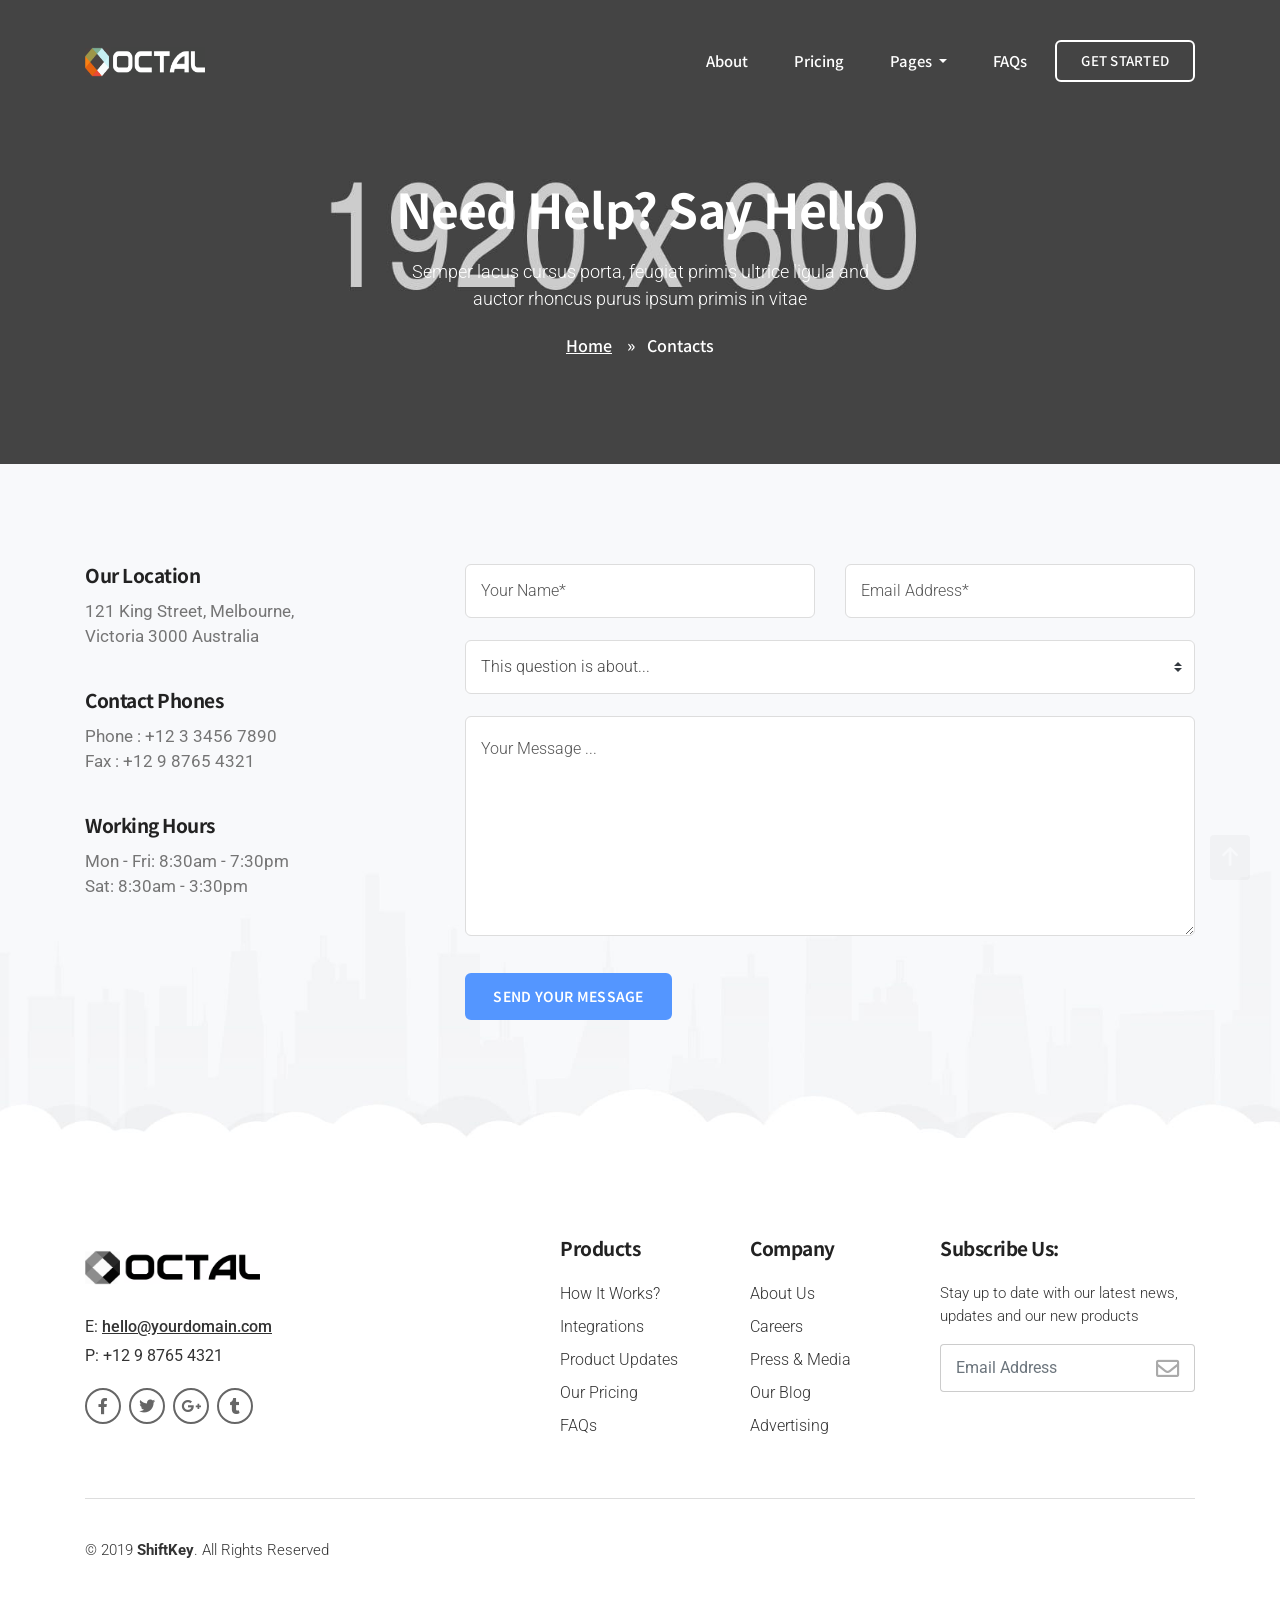
<file: template.html>
<!DOCTYPE html>
<!-- ShiftKey - Software & Startup Premium Landing Page Template design by DSAThemes (http://www.dsathemes.com) -->
<!--[if lt IE 7 ]><html class="ie ie6" lang="en"> <![endif]-->
<!--[if IE 7 ]><html class="ie ie7" lang="en"> <![endif]-->
<!--[if IE 8 ]><html class="ie ie8" lang="en"> <![endif]-->
<!--[if (gte IE 9)|!(IE)]><!-->
<html lang="en">




	<head>

		<!-- Google Analytics: Change UA-XXXXX-X to be your site's ID. Go to http://www.google.com/analytics/ for more information. -->
		<!--
		<script>
			window.ga=window.ga||function(){(ga.q=ga.q||[]).push(arguments)};ga.l=+new Date;
			ga('create', 'UA-XXXXX-Y', 'auto');
			ga('send', 'pageview');
		</script>
		<script async src='https://www.google-analytics.com/analytics.js'></script>
		-->
		<!-- End Google Analytics -->

		<meta charset="utf-8">
		<meta http-equiv="X-UA-Compatible" content="IE=edge"/>
		<meta name="author" content="DSAThemes"/>
		<meta name="description" content="ShiftKey - Software & Startup Premium Landing Page Template"/>
		<meta name="keywords" content="Responsive, HTML5 Template, DSAThemes, One Page, Landing, Startup, Software, Business, Company, Corporate, Creative, Freelancers">
		<meta name="viewport" content="width=device-width, initial-scale=1.0"/>

  		<!-- SITE TITLE -->
      <title>Octal - Own your StreamOps</title>

		<!-- FAVICON AND TOUCH ICONS  -->
		<link rel="shortcut icon" href="images/favicon.ico" type="image/x-icon">
		<link rel="icon" href="images/favicon.ico" type="image/x-icon">
		<link rel="apple-touch-icon" sizes="152x152" href="images/apple-touch-icon-152x152.png">
		<link rel="apple-touch-icon" sizes="120x120" href="images/apple-touch-icon-120x120.png">
		<link rel="apple-touch-icon" sizes="76x76" href="images/apple-touch-icon-76x76.png">
		<link rel="apple-touch-icon" href="images/apple-touch-icon.png">

		<!-- GOOGLE FONTS -->
		<link href="https://fonts.googleapis.com/css?family=Roboto:300,400,500,700,900" rel="stylesheet">
		<link href="https://fonts.googleapis.com/css?family=Noto+Sans+TC:300,400,500,700,900" rel="stylesheet">

		<!-- BOOTSTRAP CSS -->
		<link href="css/bootstrap.min.css" rel="stylesheet">

		<!-- FONT ICONS -->
		<link href="https://use.fontawesome.com/releases/v5.7.2/css/all.css" integrity="sha384-fnmOCqbTlWIlj8LyTjo7mOUStjsKC4pOpQbqyi7RrhN7udi9RwhKkMHpvLbHG9Sr" rel="stylesheet" crossorigin="anonymous">
		<link href="css/flaticon.css" rel="stylesheet">

		<!-- PLUGINS STYLESHEET -->
		<link href="css/magnific-popup.css" rel="stylesheet">
		<link href="css/owl.carousel.min.css" rel="stylesheet">
		<link href="css/owl.theme.default.min.css" rel="stylesheet">
		<link href="css/animate.css" rel="stylesheet">

	    <link href="css/blue-theme.css" rel="stylesheet">

		<!-- RESPONSIVE CSS -->
		<link href="css/responsive.css" rel="stylesheet">

	</head>




	<body>




		<!-- PRELOADER SPINNER
		============================================= -->
		<div id="loader-wrapper">
			<div id="loader">
				<span class="cssload-loader">
					<span class="cssload-loader-inner"></span>
				</span>
			</div>
		</div>




		<!-- PAGE CONTENT
		============================================= -->
		<div id="page" class="page">



			<!-- HEADER
			============================================= -->
			<header id="header" class="header">
				<nav class="navbar fixed-top navbar-expand-md navbar-dark bg-tra hover-menu">
					<div class="container">


						<!-- LOGO IMAGE -->
						<!-- For Retina Ready displays take a image with double the amount of pixels that your image will be displayed (e.g 240 x 60 pixels) -->
				 		<a href="index.html" class="navbar-brand logo-black"><img src="images/logo.png" width="120" height="30" alt="header-logo"></a>
				 		<a href="index.html" class="navbar-brand logo-white"><img src="images/logo-white.png" width="120" height="30" alt="header-logo"></a>


				 		<!-- Responsive Menu Button -->
				 		<button class="navbar-toggler" type="button" data-toggle="collapse" data-target="#navbarSupportedContent" aria-controls="navbarSupportedContent" aria-expanded="false" aria-label="Toggle navigation">
				   		 	<span class="navbar-bar-icon"><i class="fas fa-bars"></i></span>
				  		</button>


				  		<!-- Navigation Menu -->
				  		<div id="navbarSupportedContent" class="collapse navbar-collapse">
					   		<ul class="navbar-nav ml-auto">

					   			<li class="nav-item nl-simple"><a class="nav-link" href="about.html">About</a></li>
					   			<li class="nav-item nl-simple"><a class="nav-link" href="pricing.html">Pricing</a></li>

					     		<!-- Dropdown Link -->
                      			<li class="nav-item dropdown">
		                            <a class="nav-link dropdown-toggle" href="#" id="navbarDropdownMenuLink" data-toggle="dropdown" aria-haspopup="true" aria-expanded="false">
		                                Pages
		                            </a>

		                            <!-- Dropdown Menu -->
                           			<ul class="dropdown-menu" aria-labelledby="navbarDropdownMenuLink">
                           				<li><a class="dropdown-item" href="blog-listing.html">Blog Listing</a></li>
		                                <li><a class="dropdown-item" href="single-post.html">Single Blog Post</a></li>
		                                <li><a class="dropdown-item" href="about.html">About ShiftKey</a></li>
		                                <li><a class="dropdown-item" href="pricing.html">Pricing Plans</a></li>
		                                <li><a class="dropdown-item" href="contacts.html">Contacts Us</a></li>
		                                <li><a class="dropdown-item" href="clients.html">Our Clients</a></li>
		                                <li><a class="dropdown-item" href="faqs.html">FAQs</a></li>
		                                <li><a class="dropdown-item" href="term.html">Terms & Privacy</a></li>
		                                <li><a class="dropdown-item" href="404.html">404 Page</a></li>
                            		</ul>
                        		</li>

                        		<li class="nav-item nl-simple"><a class="nav-link" href="faqs.html">FAQs</a></li>

					      	</ul>

					      	<!-- Header Button -->
					      	<span class="navbar-text white-color">
								<a href="https://themeforest.net/item/shiftkey-software-startup-premium-landing-page-template/23696160" class="btn btn-tra-white primary-color-hover" target="_blank">Get Started</a>
						    </span>

					    </div>	<!-- End Navigation Menu -->


					</div>	  <!-- End container -->
				</nav>	   <!-- End navbar -->
			</header>	<!-- END HEADER -->




			<!-- PAGE HERO
			============================================= -->
			<section id="contacts-page" class="page-hero-section division">
				<div class="container">


					<!-- PAGE HERO TEXT -->
					<div class="row">
						<div class="col-md-10 col-lg-8 offset-md-1 offset-lg-2">
							<div class="hero-txt text-center white-color">

								<!-- Title -->
								<h3 class="h3-xl">Need Help? Say Hello</h3>

								<!-- Text -->
								<p class="p-hero">Semper lacus cursus porta, feugiat primis ultrice ligula and auctor
								   rhoncus purus ipsum primis in vitae
								</p>

							</div>
						</div>
					</div>	<!-- END PAGE HERO TEXT -->


					<!-- BREADCRUMB -->
					<div id="breadcrumb">
						<div class="row">
							<div class="col">
								<div class="breadcrumb-nav">
									<nav aria-label="breadcrumb">
									  	<ol class="breadcrumb">
									    	<li class="breadcrumb-item"><a href="index.html">Home</a></li>
									    	<li class="breadcrumb-item active" aria-current="page">Contacts</li>
									  	</ol>
									</nav>
								</div>
							</div>
						</div>
					</div>	<!-- END BREADCRUMB -->


				</div>	   <!-- End container -->
			</section>	<!-- END PAGE HERO -->




			<!-- CONTACTS-3
		    ============================================= -->
		    <section id="contacts-3" class="bottom-clouds wide-100 contacts-section division">
		        <div class="container">
			        <div class="row">


			        	<!-- CONTACTS INFO -->
				 		<div class="col-md-4">

					 		<!-- LOCATION -->
							<div class="contact-box mb-40">
								<h5 class="h5-sm">Our Location</h5>
								<p class="grey-color">121 King Street, Melbourne, <br /> Victoria 3000 Australia</p>
							</div>

							<!-- PHONES -->
							<div class="contact-box mb-40">
								<h5 class="h5-sm">Contact Phones</h5>
								<p class="grey-color">Phone : +12 3 3456 7890</p>
								<p class="grey-color">Fax : +12 9 8765 4321</p>
							</div>

							<!-- WORKING HOURS -->
							<div class="contact-box mb-40">
								<h5 class="h5-sm">Working Hours</h5>
								<p class="grey-color">Mon - Fri: 8:30am - 7:30pm</p>
								<p class="grey-color">Sat: 8:30am - 3:30pm</p>
							</div>

						</div>	<!-- END CONTACTS INFO -->


			        	<!-- CONTACT FORM -->
			            <div class="col-md-8">
				            <div class="form-holder">
				                <form name="contactform" class="row contact-form">

					                <!-- Contact Form Input -->
					                <div id="input-name" class="col-lg-6">
					                	<input type="text" name="name" class="form-control name" placeholder="Your Name*">
					                </div>

					                <div id="input-email" class="col-lg-6">
					                	<input type="text" name="email" class="form-control email" placeholder="Email Address*">
					                </div>

						                <!-- Form Select -->
						                <div id="input-subject" class="col-md-12 input-subject">
						                    <select id="inlineFormCustomSelect1" name="Subject" class="custom-select subject">
						                        <option>This question is about...</option>
						                      	<option>Registering/Authorising</option>
						                      	<option>Using ShiftKey</option>
						                      	<option>Troubleshooting</option>
						                      	<option>Backup/Restore</option>
						                      	<option>Other</option>
						                    </select>
						                </div>

					                <div id="input-message" class="col-lg-12 input-message">
					                	<textarea class="form-control message" name="message" rows="6" placeholder="Your Message ..."></textarea>
					                </div>

					                <!-- Contact Form Button -->
					                <div class="col-lg-12 mt-15 form-btn text-right1">
					                	<button type="submit" class="btn btn-primary-color black-hover submit">Send Your Message</button>
					                </div>

					                <!-- Contact Form Message -->
					                <div class="col-lg-12 contact-form-msg text-center">
					                	<div class="sending-msg"><span class="loading"></span></div>
					                </div>

				                </form>
				            </div>
			            </div>  <!-- END CONTACT FORM -->



			        </div>    <!-- End row -->
		        </div>     <!-- End container -->
		    </section>  <!-- END CONTACTS-3 -->




		    <!-- FOOTER-2
			============================================= -->
			<footer id="footer-2" class="wide-40 footer division">
				<div class="container">


					<!-- FOOTER CONTENT -->
					<div class="row">


						<!-- FOOTER INFO -->
						<div class="col-md-10 col-lg-4">
							<div class="footer-info mb-40">

								<!-- Footer Logo -->
								<!-- For Retina Ready displays take a image with double the amount of pixels that your image will be displayed (e.g 350 x 70  pixels) -->
								<img src="images/footer-logo.png" width="175" height="35" alt="footer-logo">

								<!-- Email -->
								<p class="foo-email">E: <a href="mailto:yourdomain@mail.com">hello@yourdomain.com</a></p>

								<!-- Phone -->
								<p>P: +12 9 8765 4321</p>

								<!-- Social Icons -->
								<div class="footer-socials-links mt-20">
									<ul class="foo-socials text-center clearfix">

										<li><a href="#" class="ico-facebook"><i class="fab fa-facebook-f"></i></a></li>
										<li><a href="#" class="ico-twitter"><i class="fab fa-twitter"></i></a></li>
										<li><a href="#" class="ico-google-plus"><i class="fab fa-google-plus-g"></i></a></li>
										<li><a href="#" class="ico-tumblr"><i class="fab fa-tumblr"></i></a></li>

										<!--
										<li><a href="#" class="ico-behance"><i class="fab fa-behance"></i></a></li>
										<li><a href="#" class="ico-dribbble"><i class="fab fa-dribbble"></i></a></li>
										<li><a href="#" class="ico-instagram"><i class="fab fa-instagram"></i></a></li>
										<li><a href="#" class="ico-linkedin"><i class="fab fa-linkedin-in"></i></a></li>
										<li><a href="#" class="ico-pinterest"><i class="fab fa-pinterest-p"></i></a></li>
										<li><a href="#" class="ico-youtube"><i class="fab fa-youtube"></i></a></li>
										<li><a href="#" class="ico-vk"><i class="fab fa-vk"></i></a></li>
										<li><a href="#" class="ico-yelp"><i class="fab fa-yelp"></i></a></li>
										<li><a href="#" class="ico-yahoo"><i class="fab fa-yahoo"></i></a></li>
									    -->

									</ul>
								</div>

							</div>
						</div>	<!-- END FOOTER INFO -->


						<!-- FOOTER PRODUCTS LINKS -->
						<div class="col-md-3 col-lg-2 offset-lg-1">
							<div class="footer-links mb-40">

								<!-- Title -->
								<h5 class="h5-sm">Products</h5>

								<!-- Footer List -->
								<ul class="clearfix">
									<li><a href="#">How It Works?</a></li>
									<li><a href="#">Integrations</a></li>
									<li><a href="#">Product Updates</a></li>
									<li><a href="#">Our Pricing</a></li>
									<li><a href="#">FAQs</a></li>
								</ul>

							</div>
						</div>


						<!-- FOOTER COMPANY LINKS -->
						<div class="col-md-3 col-lg-2">
							<div class="footer-links mb-40">

								<!-- Title -->
								<h5 class="h5-sm">Company</h5>

								<!-- Footer Links -->
								<ul class="clearfix">
									<li><a href="#">About Us</a></li>
									<li><a href="#">Careers</a></li>
									<li><a href="#">Press & Media</a></li>
									<li><a href="#">Our Blog</a></li>
									<li><a href="#">Advertising</a></li>
								</ul>

							</div>
						</div>


						<!-- FOOTER NEWSLETTER FORM -->
						<div class="col-md-6 col-lg-3">
							<div class="footer-form mb-20">

								<!-- Title -->
								<h5 class="h5-sm">Subscribe Us:</h5>

								<!-- Text -->
								<p class="p-sm m-bottom-20">Stay up to date with our latest news, updates and our new products</p>

								<!-- Newsletter Form Input -->
								<form class="newsletter-form">

									<div class="input-group">
										<input type="email" class="form-control" placeholder="Email Address" required id="s-email">
										<span class="input-group-btn">
											<button type="submit" class="btn">
												<i class="far fa-envelope"></i>
											</button>
										</span>
									</div>

									<!-- Newsletter Form Notification -->
									<label for="s-email" class="form-notification"></label>

								</form>

							</div>
						</div>	<!-- END FOOTER NEWSLETTER FORM -->


					</div>	  <!-- END FOOTER CONTENT -->


					<!-- FOOTER COPYRIGHT -->
					<div class="bottom-footer">
						<div class="row">
							<div class="col-md-12">
								<p class="footer-copyright">&copy; 2019 <span>ShiftKey</span>. All Rights Reserved</p>
							</div>
						</div>
					</div>


				</div>	   <!-- End container -->
			</footer>	<!-- END FOOTER-2 -->




		</div>	<!-- END PAGE CONTENT -->




		<!-- EXTERNAL SCRIPTS
		============================================= -->
		<script src="js/jquery-3.3.1.min.js"></script>
		<script src="js/bootstrap.min.js"></script>
		<script src="js/modernizr.custom.js"></script>
		<script src="js/jquery.easing.js"></script>
		<script src="js/jquery.appear.js"></script>
		<script src="js/jquery.stellar.min.js"></script>
		<script src="js/jquery.scrollto.js"></script>
		<script src="js/owl.carousel.min.js"></script>
		<script src="js/jquery.magnific-popup.min.js"></script>
		<script src="js/imagesloaded.pkgd.min.js"></script>
		<script src="js/isotope.pkgd.min.js"></script>
		<script src="js/hero-form.js"></script>
		<script src="js/register-form.js"></script>
		<script src="js/contact-form.js"></script>
		<script src="js/quick-form.js"></script>
		<script src="js/comment-form.js"></script>
		<script src="js/jquery.validate.min.js"></script>
		<script src="js/jquery.ajaxchimp.min.js"></script>
		<script src="js/wow.js"></script>

		<!-- Custom Script -->
		<script src="js/custom.js"></script>

		<script>
			new WOW().init();
		</script>

		<!-- HTML5 shim, for IE6-8 support of HTML5 elements. All other JS at the end of file. -->
		<!-- [if lt IE 9]>
			<script src="js/html5shiv.js" type="text/javascript"></script>
			<script src="js/respond.min.js" type="text/javascript"></script>
		<![endif] -->



	</body>



</html>
</file>
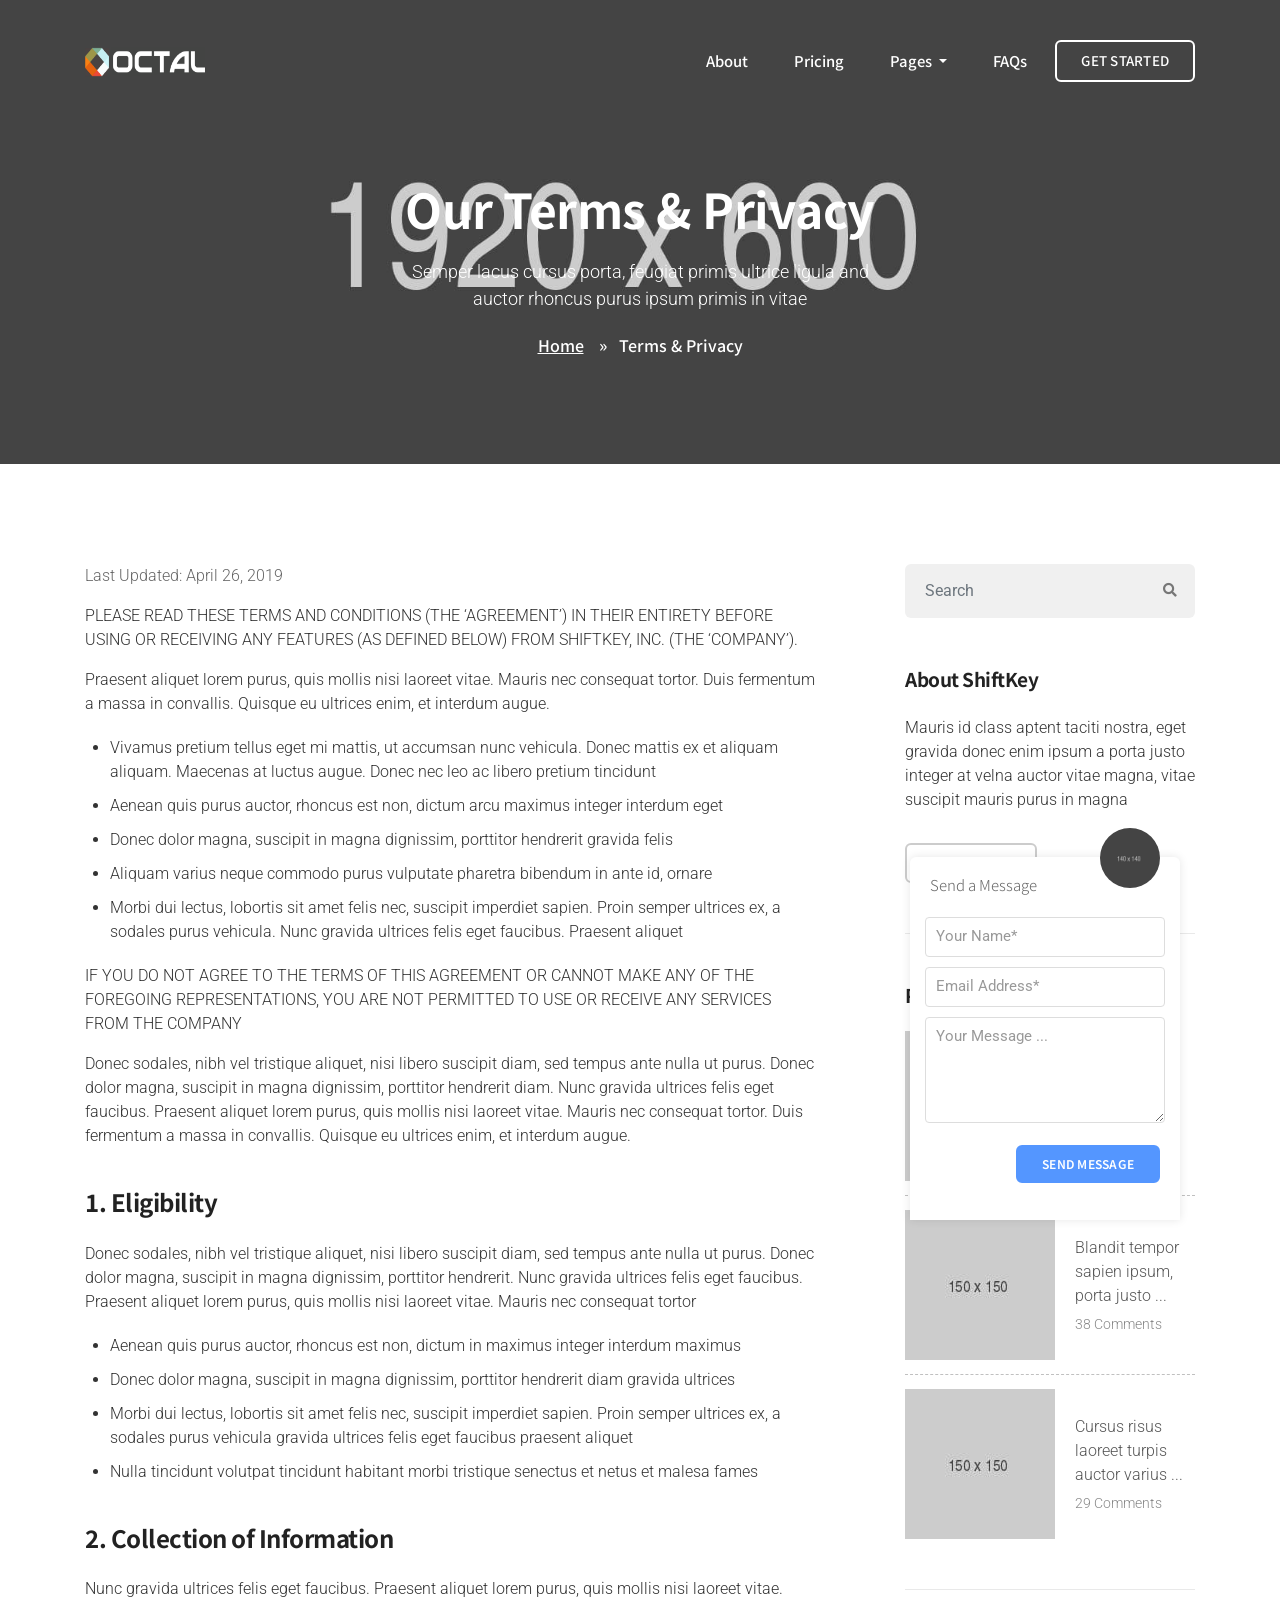
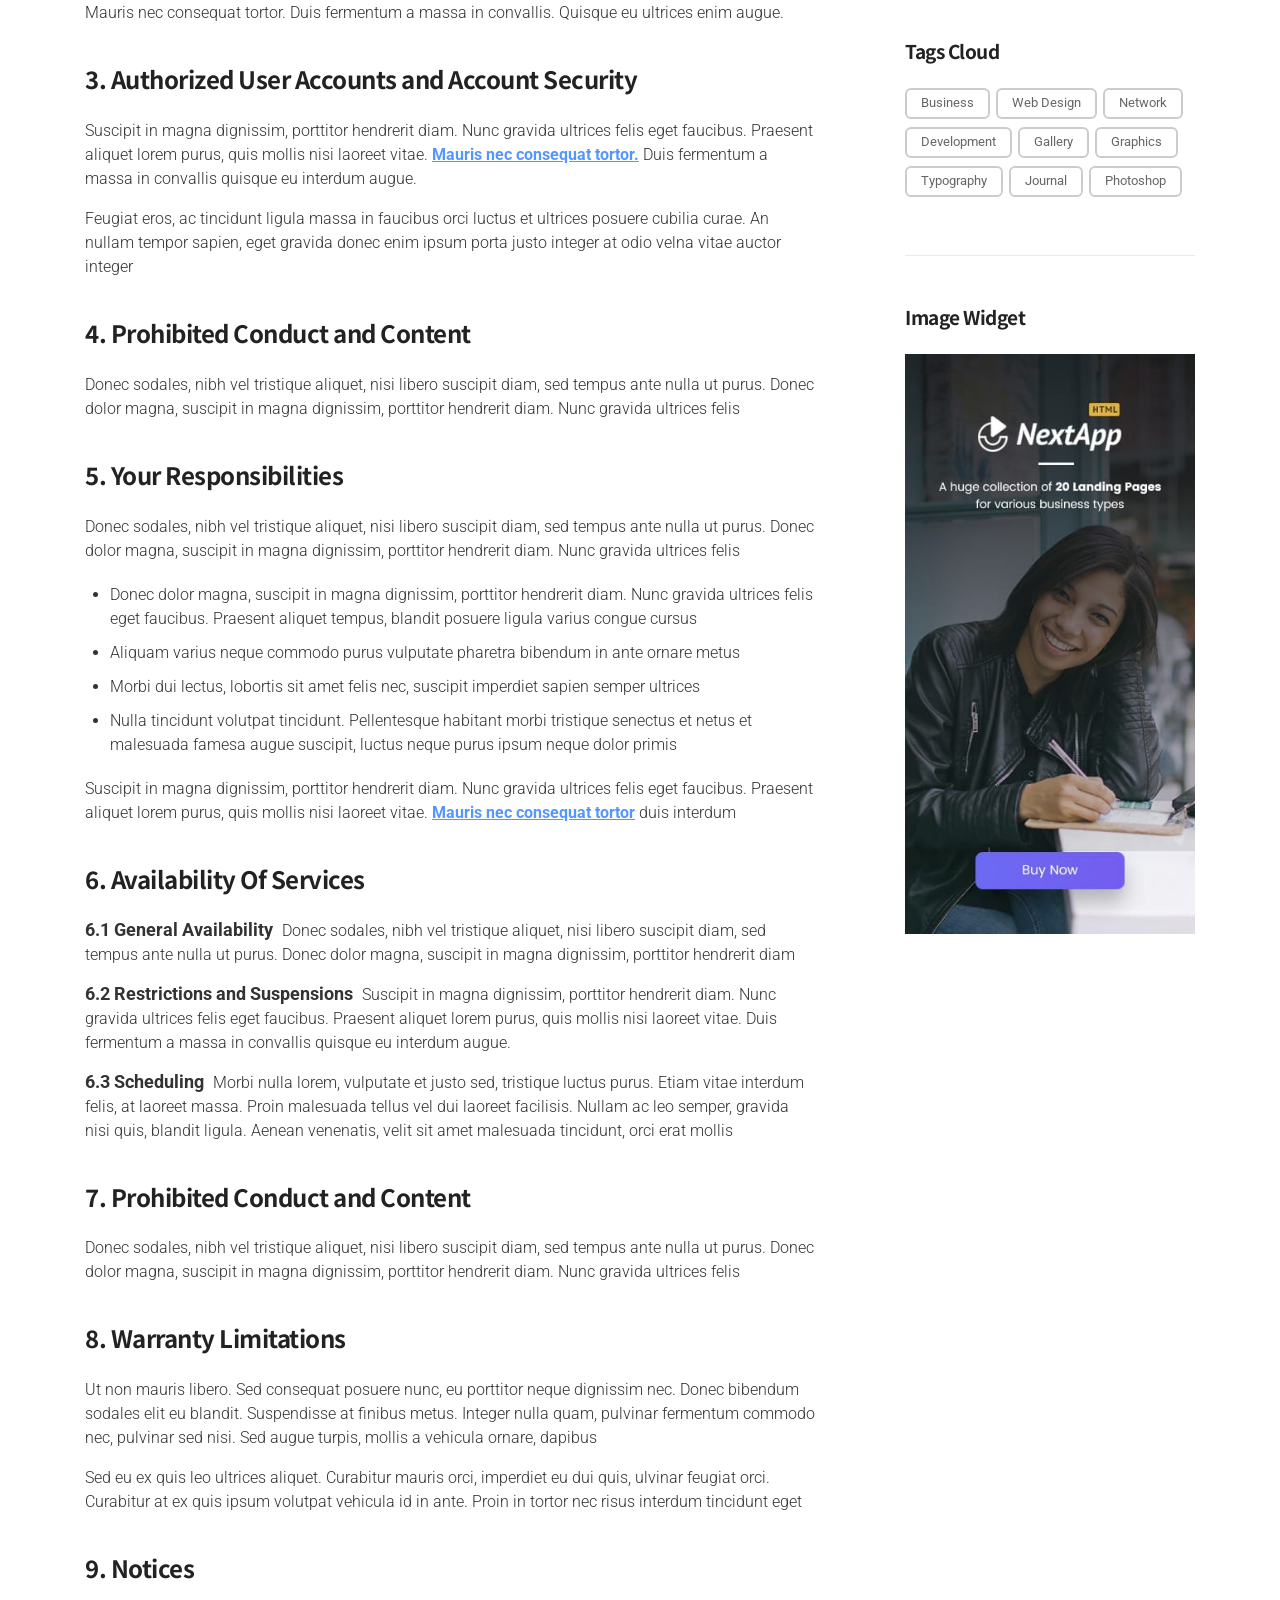
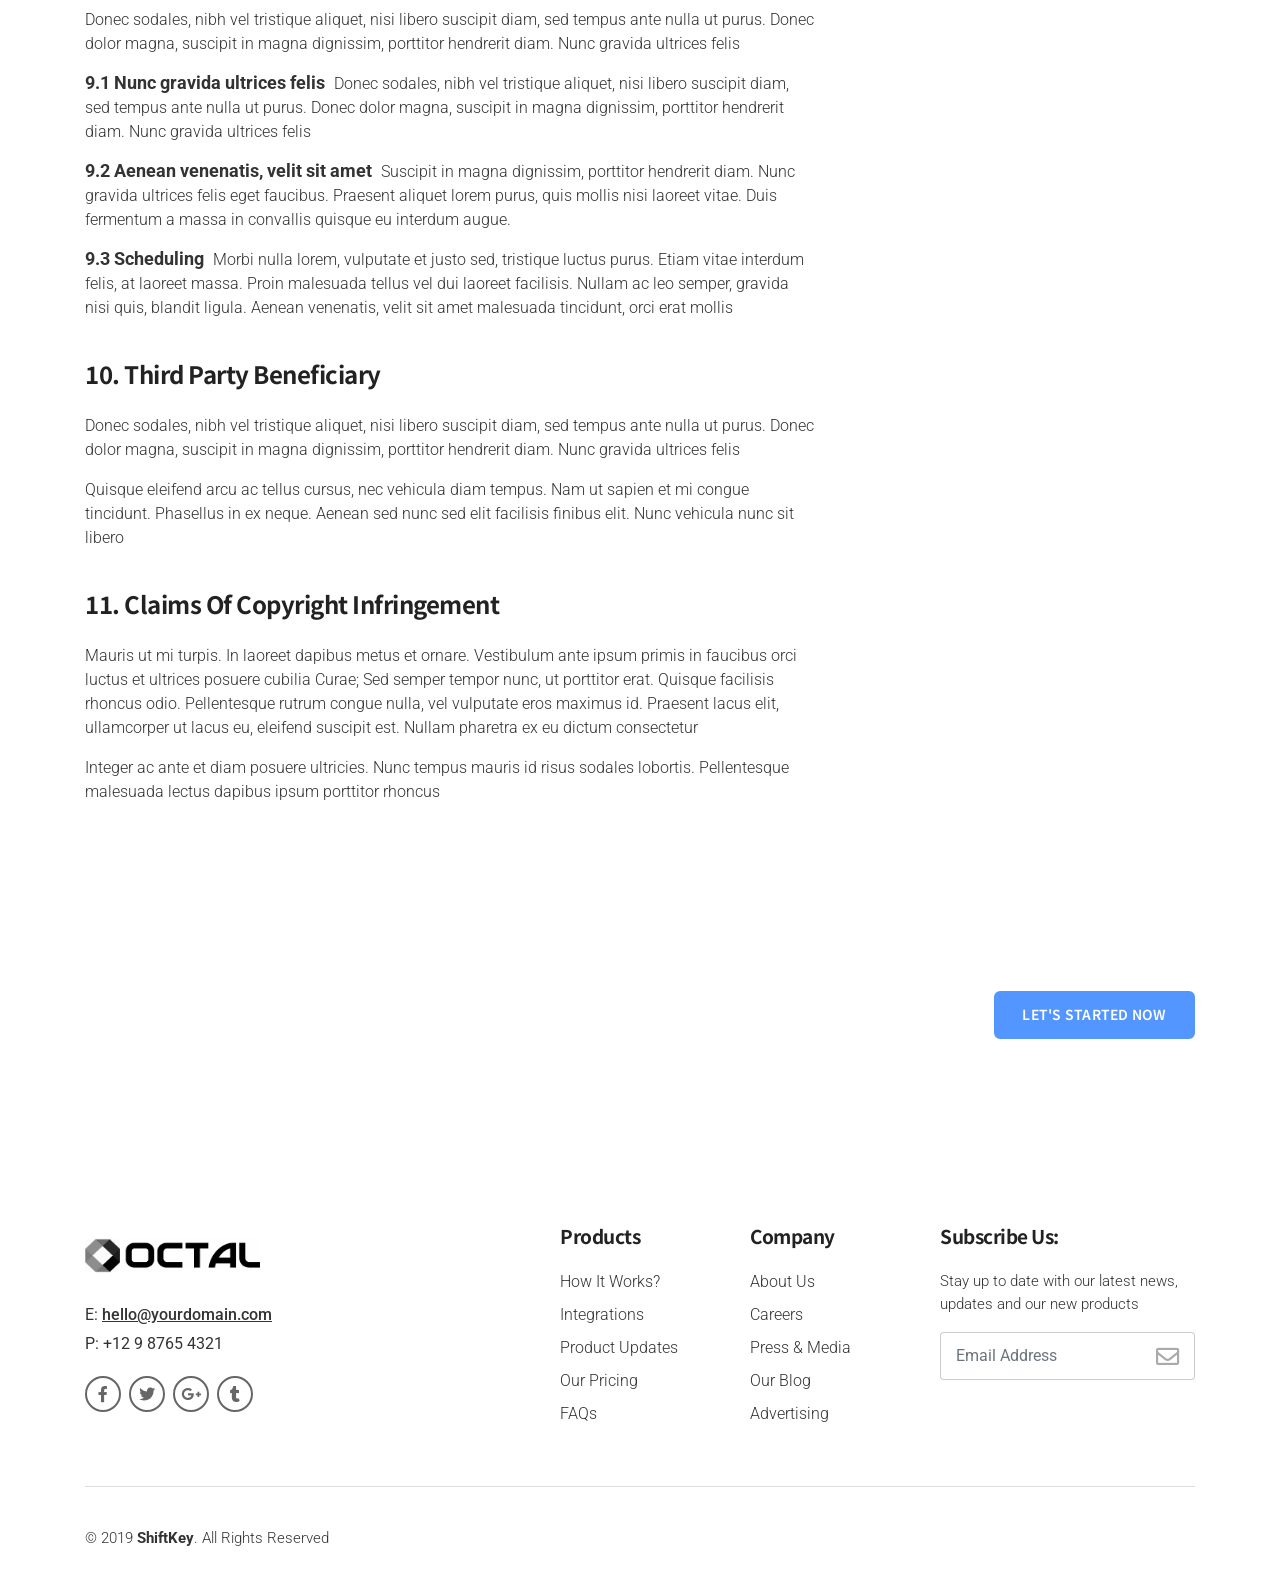
<file: terms.html>
<!DOCTYPE html>
<!-- ShiftKey - Software & Startup Premium Landing Page Template design by DSAThemes (http://www.dsathemes.com) -->
<!--[if lt IE 7 ]><html class="ie ie6" lang="en"> <![endif]-->
<!--[if IE 7 ]><html class="ie ie7" lang="en"> <![endif]-->
<!--[if IE 8 ]><html class="ie ie8" lang="en"> <![endif]-->
<!--[if (gte IE 9)|!(IE)]><!-->
<html lang="en">




	<head>

		<!-- Google Analytics: Change UA-XXXXX-X to be your site's ID. Go to http://www.google.com/analytics/ for more information. -->	
		<!--
		<script>
			window.ga=window.ga||function(){(ga.q=ga.q||[]).push(arguments)};ga.l=+new Date;
			ga('create', 'UA-XXXXX-Y', 'auto');
			ga('send', 'pageview');
		</script>
		<script async src='https://www.google-analytics.com/analytics.js'></script>
		-->
		<!-- End Google Analytics -->

		<meta charset="utf-8">
		<meta http-equiv="X-UA-Compatible" content="IE=edge"/>
		<meta name="author" content="DSAThemes"/>	
		<meta name="description" content="ShiftKey - Software & Startup Premium Landing Page Template"/>
		<meta name="keywords" content="Responsive, HTML5 Template, DSAThemes, One Page, Landing, Startup, Software, Business, Company, Corporate, Creative, Freelancers">		
		<meta name="viewport" content="width=device-width, initial-scale=1.0"/>
				
  		<!-- SITE TITLE -->
		<title>ShiftKey - Software & Startup Premium Landing Page Template</title>
							
		<!-- FAVICON AND TOUCH ICONS  -->
		<link rel="shortcut icon" href="images/favicon.ico" type="image/x-icon">
		<link rel="icon" href="images/favicon.ico" type="image/x-icon">
		<link rel="apple-touch-icon" sizes="152x152" href="images/apple-touch-icon-152x152.png">
		<link rel="apple-touch-icon" sizes="120x120" href="images/apple-touch-icon-120x120.png">
		<link rel="apple-touch-icon" sizes="76x76" href="images/apple-touch-icon-76x76.png">
		<link rel="apple-touch-icon" href="images/apple-touch-icon.png">

		<!-- GOOGLE FONTS -->
		<link href="https://fonts.googleapis.com/css?family=Roboto:300,400,500,700,900" rel="stylesheet"> 	
		<link href="https://fonts.googleapis.com/css?family=Noto+Sans+TC:300,400,500,700,900" rel="stylesheet"> 

		<!-- BOOTSTRAP CSS -->
		<link href="css/bootstrap.min.css" rel="stylesheet">
				
		<!-- FONT ICONS -->
		<link href="https://use.fontawesome.com/releases/v5.7.2/css/all.css" integrity="sha384-fnmOCqbTlWIlj8LyTjo7mOUStjsKC4pOpQbqyi7RrhN7udi9RwhKkMHpvLbHG9Sr" rel="stylesheet" crossorigin="anonymous">		
		<link href="css/flaticon.css" rel="stylesheet">

		<!-- PLUGINS STYLESHEET -->
		<link href="css/magnific-popup.css" rel="stylesheet">	
		<link href="css/owl.carousel.min.css" rel="stylesheet">
		<link href="css/owl.theme.default.min.css" rel="stylesheet">
		<link href="css/animate.css" rel="stylesheet">
				
		<!-- TEMPLATE CSS -->
		<!-- <link href="css/aqua-theme.css" rel="stylesheet">       -->
	    <link href="css/blue-theme.css" rel="stylesheet"> 
	    <!-- <link href="css/bluegrey-theme.css" rel="stylesheet">   --> 
	    <!-- <link href="css/darkblue-theme.css" rel="stylesheet">   --> 
	    <!-- <link href="css/green-theme.css" rel="stylesheet">      -->
	    <!-- <link href="css/darkgreen-theme.css" rel="stylesheet">  -->
	    <!-- <link href="css/deeporange-theme.css" rel="stylesheet"> --> 
	    <!-- <link href="css/red-theme.css" rel="stylesheet">        --> 
	    <!-- <link href="css/purple-theme.css" rel="stylesheet">     -->
	    <!-- <link href="css/tomato-theme.css" rel="stylesheet">     -->

		<!-- RESPONSIVE CSS -->
		<link href="css/responsive.css" rel="stylesheet"> 
	
	</head>
	



	<body>



		<!-- PRELOADER SPINNER
		============================================= -->		
		<div id="loader-wrapper">
			<div id="loader">
				<span class="cssload-loader">
					<span class="cssload-loader-inner"></span>
				</span>
			</div>
		</div>




		<!-- PAGE CONTENT
		============================================= -->	
		<div id="page" class="page">



			<!-- HEADER
			============================================= -->
			<header id="header" class="header">
				<nav class="navbar fixed-top navbar-expand-md navbar-dark bg-tra hover-menu">
					<div class="container">


						<!-- LOGO IMAGE -->
						<!-- For Retina Ready displays take a image with double the amount of pixels that your image will be displayed (e.g 240 x 60 pixels) -->
				 		<a href="index.html" class="navbar-brand logo-black"><img src="images/logo.png" width="120" height="30" alt="header-logo"></a>
				 		<a href="index.html" class="navbar-brand logo-white"><img src="images/logo-white.png" width="120" height="30" alt="header-logo"></a>


				 		<!-- Responsive Menu Button -->
				 		<button class="navbar-toggler" type="button" data-toggle="collapse" data-target="#navbarSupportedContent" aria-controls="navbarSupportedContent" aria-expanded="false" aria-label="Toggle navigation">
				   		 	<span class="navbar-bar-icon"><i class="fas fa-bars"></i></span>
				  		</button>


				  		<!-- Navigation Menu -->
				  		<div id="navbarSupportedContent" class="collapse navbar-collapse">				  			
					   		<ul class="navbar-nav ml-auto">

					   			<li class="nav-item nl-simple"><a class="nav-link" href="about.html">About</a></li>
					   			<li class="nav-item nl-simple"><a class="nav-link" href="pricing.html">Pricing</a></li>

					     		<!-- Dropdown Link -->
                      			<li class="nav-item dropdown">
		                            <a class="nav-link dropdown-toggle" href="#" id="navbarDropdownMenuLink" data-toggle="dropdown" aria-haspopup="true" aria-expanded="false">
		                                Pages 
		                            </a>

		                            <!-- Dropdown Menu -->
                           			<ul class="dropdown-menu" aria-labelledby="navbarDropdownMenuLink"> 
                           				<li><a class="dropdown-item" href="blog-listing.html">Blog Listing</a></li>
		                                <li><a class="dropdown-item" href="single-post.html">Single Blog Post</a></li>                         				
		                                <li><a class="dropdown-item" href="about.html">About ShiftKey</a></li>
		                                <li><a class="dropdown-item" href="pricing.html">Pricing Plans</a></li>
		                                <li><a class="dropdown-item" href="contacts.html">Contacts Us</a></li>		                                
		                                <li><a class="dropdown-item" href="clients.html">Our Clients</a></li>
		                                <li><a class="dropdown-item" href="faqs.html">FAQs</a></li>		                                		                                     
		                                <li><a class="dropdown-item" href="term.html">Terms & Privacy</a></li>	
		                                <li><a class="dropdown-item" href="404.html">404 Page</a></li>		                                		                                                    	
                            		</ul>
                        		</li>

                        		<li class="nav-item nl-simple"><a class="nav-link" href="faqs.html">FAQs</a></li>
                        		                                      		     		
					      	</ul>

					      	<!-- Header Button -->
					      	<span class="navbar-text white-color">						      															
								<a href="https://themeforest.net/item/shiftkey-software-startup-premium-landing-page-template/23696160" class="btn btn-tra-white primary-color-hover" target="_blank">Get Started</a>
						    </span>	

					    </div>	<!-- End Navigation Menu -->


					</div>	  <!-- End container -->
				</nav>	   <!-- End navbar -->
			</header>	<!-- END HEADER -->




			<!-- PAGE HERO
			============================================= -->	
			<section id="terms-page" class="page-hero-section division">
				<div class="container">	
					

					<!-- PAGE HERO TEXT -->
					<div class="row">	
						<div class="col-md-10 col-lg-8 offset-md-1 offset-lg-2">
							<div class="hero-txt text-center white-color">

								<!-- Title -->
								<h3 class="h3-xl">Our Terms & Privacy</h3>

								<!-- Text -->
								<p class="p-hero">Semper lacus cursus porta, feugiat primis ultrice ligula and auctor
								   rhoncus purus ipsum primis in vitae
								</p>

							</div>
						</div>	
					</div>	<!-- END PAGE HERO TEXT -->


					<!-- BREADCRUMB -->
					<div id="breadcrumb">
						<div class="row">						
							<div class="col">
								<div class="breadcrumb-nav">
									<nav aria-label="breadcrumb">
									  	<ol class="breadcrumb">
									    	<li class="breadcrumb-item"><a href="index.html">Home</a></li>
									    	<li class="breadcrumb-item active" aria-current="page">Terms & Privacy</li>
									  	</ol>
									</nav>
								</div>
							</div>
						</div> 
					</div>	<!-- END BREADCRUMB -->


				</div>	   <!-- End container --> 
			</section>	<!-- END PAGE HERO -->	




			<!-- TERMS & PRIVACY
			============================================= -->
			<section id="terms-1" class="wide-60 terms-section division">
				<div class="container">
					<div class="row">


						<!-- TERMS CONTENT -->
						<div class="col-md-8">


							<!-- TERMS BOX -->
							<div class="terms-box">

								<!-- Terms Title-->
								<div class="terms-title">

									<!-- Text -->
									<p class="grey-color">Last Updated: April 26, 2019</p>

									<!-- Text -->
									<p class="p-notice">PLEASE READ THESE TERMS AND CONDITIONS (THE ‘AGREEMENT’) IN THEIR ENTIRETY
									    BEFORE USING OR RECEIVING ANY FEATURES (AS DEFINED BELOW) FROM SHIFTKEY, INC. (THE ‘COMPANY’).
									</p>	

									<!-- Text -->
									<p>Praesent aliquet lorem purus, quis mollis nisi laoreet vitae. Mauris nec consequat tortor. Duis
									   fermentum a massa in convallis. Quisque eu ultrices enim, et interdum augue.
									</p>

								</div>

								<!-- List -->
								<ul class="terms-list">
											
									<li>Vivamus pretium tellus eget mi mattis, ut accumsan nunc vehicula. Donec mattis ex et aliquam aliquam.
									    Maecenas at luctus augue. Donec nec leo ac libero pretium tincidunt
									</li>

									<li>Aenean quis purus auctor, rhoncus est non, dictum arcu maximus integer interdum eget</li>

									<li>Donec dolor magna, suscipit in magna dignissim, porttitor hendrerit gravida felis</li>

									<li>Aliquam varius neque commodo purus vulputate pharetra bibendum in ante id, ornare</li>

									<li>Morbi dui lectus, lobortis sit amet felis nec, suscipit imperdiet sapien. Proin semper ultrices ex, a
									    sodales purus vehicula. Nunc gravida ultrices felis eget faucibus. Praesent aliquet 
									</li>

								</ul>

								<!-- Text -->
								<p class="p-notice">IF YOU DO NOT AGREE TO THE TERMS OF THIS AGREEMENT OR CANNOT MAKE ANY OF THE FOREGOING REPRESENTATIONS,
								   YOU ARE NOT PERMITTED TO USE OR RECEIVE ANY SERVICES FROM THE COMPANY
								</p>

								<!-- Text -->
								<p>Donec sodales, nibh vel tristique aliquet, nisi libero suscipit diam, sed tempus ante nulla ut purus.
								   Donec dolor magna, suscipit in magna dignissim, porttitor hendrerit diam. Nunc gravida ultrices felis
								   eget faucibus. Praesent aliquet lorem purus, quis mollis nisi laoreet vitae. Mauris nec consequat tortor. 
								   Duis fermentum a massa in convallis. Quisque eu ultrices enim, et interdum augue.
								</p>

							</div>


							<!-- TERMS BOX #1 -->
							<div class="terms-box">

								<!-- Title -->
								<h5 class="h5-xl">1. Eligibility</h5>
								
								<!-- Text -->
								<p>Donec sodales, nibh vel tristique aliquet, nisi libero suscipit diam, sed tempus ante nulla ut purus.
								   Donec dolor magna, suscipit in magna dignissim, porttitor hendrerit. Nunc gravida ultrices felis
								   eget faucibus. Praesent aliquet lorem purus, quis mollis nisi laoreet vitae. Mauris nec consequat tortor
								</p>

								<!-- List -->
								<ul class="terms-list">
									
									<li>Aenean quis purus auctor, rhoncus est non, dictum in maximus integer interdum maximus</li>

									<li>Donec dolor magna, suscipit in magna dignissim, porttitor hendrerit diam gravida ultrices</li>

									<li>Morbi dui lectus, lobortis sit amet felis nec, suscipit imperdiet sapien. Proin semper ultrices ex, a
									    sodales purus vehicula gravida ultrices felis eget faucibus praesent aliquet
									</li>

									<li>Nulla tincidunt volutpat tincidunt habitant morbi tristique senectus et netus et malesa fames</li>

								</ul>

							</div>


							<!-- TERMS BOX #2 -->
							<div class="terms-box">

								<!-- Title -->
								<h5 class="h5-xl">2. Collection of Information</h5>
								
								<!-- Text -->
								<p>Nunc gravida ultrices felis eget faucibus. Praesent aliquet lorem purus, quis mollis nisi laoreet vitae.
								   Mauris nec consequat tortor. Duis fermentum a massa in convallis. Quisque eu ultrices enim augue.
								</p>

							</div>


							<!-- TERMS BOX #3 -->
							<div class="terms-box">

								<!-- Title -->
								<h5 class="h5-xl">3. Authorized User Accounts and Account Security</h5>
								
								<!-- Text -->
								<p>Suscipit in magna dignissim, porttitor hendrerit diam. Nunc gravida ultrices felis eget faucibus.
								   Praesent aliquet lorem purus, quis mollis nisi laoreet vitae. <a href="#">Mauris nec consequat tortor.</a>
								   Duis fermentum a massa in convallis quisque eu  interdum augue.
								</p>

								<!-- Text -->
								<p>Feugiat eros, ac tincidunt ligula massa in faucibus orci luctus et ultrices posuere cubilia curae.
                                   An nullam tempor sapien, eget gravida donec enim ipsum porta justo integer at odio velna vitae
								   auctor integer
								</p>	

							</div>


							<!-- TERMS BOX #4 -->
							<div class="terms-box">

								<!-- Title -->
								<h5 class="h5-xl">4. Prohibited Conduct and Content</h5>
								
								<!-- Text -->
								<p>Donec sodales, nibh vel tristique aliquet, nisi libero suscipit diam, sed tempus ante nulla ut purus.
								   Donec dolor magna, suscipit in magna dignissim, porttitor hendrerit diam. Nunc gravida ultrices felis
								</p>

							</div>


							<!-- TERMS BOX #5 -->
							<div class="terms-box">

								<!-- Title -->
								<h5 class="h5-xl">5. Your Responsibilities</h5>
								
								<!-- Text -->
								<p>Donec sodales, nibh vel tristique aliquet, nisi libero suscipit diam, sed tempus ante nulla ut purus.
								   Donec dolor magna, suscipit in magna dignissim, porttitor hendrerit diam. Nunc gravida ultrices felis
								</p>

								<!-- List -->
								<ul class="terms-list">
									
									<li>Donec dolor magna, suscipit in magna dignissim, porttitor hendrerit diam. Nunc gravida ultrices felis
									  	eget faucibus. Praesent aliquet tempus, blandit posuere ligula varius congue cursus
									</li>

									<li>Aliquam varius neque commodo purus vulputate pharetra bibendum in ante ornare metus</li>

									<li>Morbi dui lectus, lobortis sit amet felis nec, suscipit imperdiet sapien semper ultrices</li>

									<li>Nulla tincidunt volutpat tincidunt. Pellentesque habitant morbi tristique senectus et netus et 
									   malesuada famesa augue suscipit, luctus neque purus ipsum neque dolor primis
									</li>
								  	
								</ul>

								<!-- Text -->
								<p>Suscipit in magna dignissim, porttitor hendrerit diam. Nunc gravida ultrices felis eget faucibus.
								   Praesent aliquet lorem purus, quis mollis nisi laoreet vitae. <a href="#">Mauris nec consequat tortor</a>
								   duis interdum
								</p>

							</div>


							<!-- TERMS BOX #6 -->
							<div class="terms-box">

								<!-- Title -->
								<h5 class="h5-xl">6. Availability Of Services</h5>
								
								<!-- Text -->
								<p><span>6.1 General Availability</span> Donec sodales, nibh vel tristique aliquet, nisi libero suscipit diam, 
									sed tempus ante nulla ut purus. Donec dolor magna, suscipit in magna dignissim, porttitor hendrerit diam
								</p>

								<!-- Text -->
								<p><span>6.2 Restrictions and Suspensions</span> Suscipit in magna dignissim, porttitor hendrerit diam. Nunc
								   gravida ultrices felis eget faucibus. Praesent aliquet lorem purus, quis mollis nisi laoreet vitae. Duis
								   fermentum a massa in convallis quisque eu  interdum augue.
								</p>

								<!-- Text -->
								<p><span>6.3 Scheduling</span> Morbi nulla lorem, vulputate et justo sed, tristique luctus purus. Etiam vitae
								   interdum felis, at laoreet massa. Proin malesuada tellus vel dui laoreet facilisis. Nullam ac leo semper, 
								   gravida nisi quis, blandit ligula. Aenean venenatis, velit sit amet malesuada tincidunt, orci erat mollis
								</p>

							</div>


							<!-- TERMS BOX #7 -->
							<div class="terms-box">

								<!-- Title -->
								<h5 class="h5-xl">7. Prohibited Conduct and Content</h5>
								
								<!-- Text -->
								<p>Donec sodales, nibh vel tristique aliquet, nisi libero suscipit diam, sed tempus ante nulla ut purus.
								   Donec dolor magna, suscipit in magna dignissim, porttitor hendrerit diam. Nunc gravida ultrices felis
								</p>

							</div>


							<!-- TERMS BOX #8 -->
							<div class="terms-box">

								<!-- Title -->
								<h5 class="h5-xl">8. Warranty Limitations</h5>

								<!-- Text -->
								<p>Ut non mauris libero. Sed consequat posuere nunc, eu porttitor neque dignissim nec. Donec
								   bibendum sodales elit eu blandit. Suspendisse at finibus metus. Integer nulla quam, pulvinar 
								   fermentum commodo nec, pulvinar sed nisi. Sed augue turpis, mollis a vehicula ornare, dapibus
								</p>

								<!-- Text -->
								<p>Sed eu ex quis leo ultrices aliquet. Curabitur mauris orci, imperdiet eu dui quis, ulvinar 
								   feugiat orci. Curabitur at ex quis ipsum volutpat vehicula id in ante. Proin in tortor nec 
								   risus interdum tincidunt eget
								</p>								

							</div>


							<!-- TERMS BOX #9 -->
							<div class="terms-box">

								<!-- Title -->
								<h5 class="h5-xl">9. Notices</h5>
								
								<!-- Text -->
								<p>Donec sodales, nibh vel tristique aliquet, nisi libero suscipit diam, sed tempus ante nulla ut purus.
								   Donec dolor magna, suscipit in magna dignissim, porttitor hendrerit diam. Nunc gravida ultrices felis
								</p>

								<!-- Text -->
								<p><span>9.1 Nunc gravida ultrices felis</span> Donec sodales, nibh vel tristique aliquet, nisi libero suscipit
								   diam, sed tempus ante nulla ut purus. Donec dolor magna, suscipit in magna dignissim, porttitor hendrerit
								   diam. Nunc gravida ultrices felis
								</p>

								<!-- Text -->
								<p><span>9.2 Aenean venenatis, velit sit amet</span> Suscipit in magna dignissim, porttitor hendrerit diam.
								   Nunc gravida ultrices felis eget faucibus. Praesent aliquet lorem purus, quis mollis nisi laoreet vitae. 
								   Duis fermentum a massa in convallis quisque eu  interdum augue.
								</p>

								<!-- Text -->
								<p><span>9.3 Scheduling</span> Morbi nulla lorem, vulputate et justo sed, tristique luctus purus. Etiam vitae
								   interdum felis, at laoreet massa. Proin malesuada tellus vel dui laoreet facilisis. Nullam ac leo semper, 
								   gravida nisi quis, blandit ligula. Aenean venenatis, velit sit amet malesuada tincidunt, orci erat mollis
								</p>

							</div>


							<!-- TERMS BOX #10 -->
							<div class="terms-box">

								<!-- Title -->
								<h5 class="h5-xl">10. Third Party Beneficiary</h5>
								
								<!-- Text -->
								<p>Donec sodales, nibh vel tristique aliquet, nisi libero suscipit diam, sed tempus ante nulla ut purus.
								   Donec dolor magna, suscipit in magna dignissim, porttitor hendrerit diam. Nunc gravida ultrices felis
								</p>

								<!-- Text -->
								<p>Quisque eleifend arcu ac tellus cursus, nec vehicula diam tempus. Nam ut sapien et mi congue tincidunt.
								   Phasellus in ex neque. Aenean sed nunc sed elit facilisis finibus elit. Nunc vehicula nunc sit libero
								</p>

							</div>


							<!-- TERMS BOX #11 -->
							<div class="terms-box">

								<!-- Title -->
								<h5 class="h5-xl">11. Claims Of Copyright Infringement</h5>
								
								<!-- Text -->
								<p>Mauris ut mi turpis. In laoreet dapibus metus et ornare. Vestibulum ante ipsum primis in faucibus orci
								   luctus et ultrices posuere cubilia Curae; Sed semper tempor nunc, ut porttitor erat. Quisque facilisis
								   rhoncus odio. Pellentesque rutrum congue nulla, vel vulputate eros maximus id. Praesent lacus elit, 
								   ullamcorper ut lacus eu, eleifend suscipit est. Nullam pharetra ex eu dictum consectetur
								</p>

								<!-- Text -->
								<p>Integer ac ante et diam posuere ultricies. Nunc tempus mauris id risus sodales lobortis. Pellentesque
								   malesuada lectus dapibus ipsum porttitor rhoncus
								</p>


							</div>


						</div>	<!-- END TERMS CONTENT -->


						<!-- SIDEBAR RIGHT
						============================================= -->
						<aside id="sidebar" class="col-md-4">
							<div class="pl-60">


								<!-- Search Field --> 
								<div id="search-field" class="sidebar-div mb-50">
									
									<div class="input-group mb-3">
									  	<input type="text" class="form-control" placeholder="Search" aria-label="Search" aria-describedby="search-field">
									 	<div class="input-group-append">
									    	<button class="btn" type="button"><i class="fa fa-search" aria-hidden="true"></i></button>
									 	</div>
									</div>

								</div>


								<!-- Text Widget -->						
								<div id="text-widget" class="sidebar-div b-bottom pb-50 mb-50">
											
									<!-- Title -->
									<h5 class="h5-sm">About ShiftKey</h5>
									
									<!-- Text -->													
									<p>Mauris id class aptent taciti nostra, eget gravida donec enim ipsum a porta justo integer
									   at velna auctor vitae magna, vitae suscipit mauris purus in magna 
									</p>

									<!-- Pricing Table Button  -->
									<a href="#" class="btn btn-sm btn-tra-grey primary-color-hover mt-15">Get Started</a>
																			
								</div>	<!-- End Text Widget -->


								<!-- Most Popular Posts -->
								<div id="popular-posts" class="sidebar-div b-bottom pb-50 mb-50">
										
									<!-- Title -->
									<h5 class="h5-sm">Popular Posts</h5>

									<ul class="popular-posts">
									
										<!-- Popular post #1 -->
										<li class="clearfix d-flex align-items-center">

											<!-- Image -->
											<img class="img-fluid" src="images/blog/popular-post-1.jpg" alt="blog-post-preview" />

											<!-- Text -->
											<div class="post-summary">
												<a href="single-post.html" class="rose-hover">Etiam sapien accumsan molestie ante empor ...</a>
												<p>43 Comments</p>
											</div>

										</li>
										
										<!-- Popular post #2 -->
										<li class="clearfix d-flex align-items-center">

											<!-- Image -->
											<img class="img-fluid" src="images/blog/popular-post-2.jpg" alt="blog-post-preview" />

											<!-- Text -->
											<div class="post-summary">
												<a href="single-post.html" class="rose-hover">Blandit tempor sapien ipsum, porta justo ...</a>
												<p>38 Comments</p>
											</div>

										</li>
										
										<!-- Popular post #3 -->
										<li class="clearfix d-flex align-items-center">

											<!-- Image -->
											<img class="img-fluid" src="images/blog/popular-post-3.jpg" alt="blog-post-preview" />

											<!-- Text -->
											<div class="post-summary">
												<a href="single-post.html" class="rose-hover">Cursus risus laoreet turpis auctor varius ...</a>
												<p>29 Comments</p>
											</div>

										</li>
									</ul>

								</div>


								<!-- Popular Tags -->
								<div id="popular-tags" class="sidebar-div b-bottom pb-50 mb-50">
										
									<!-- Title -->
									<h5 class="h5-sm">Tags Cloud</h5>

									<span class="badge"><a href="#">Business</a></span>
									<span class="badge"><a href="#">Web Design</a></span> 	
									<span class="badge"><a href="#">Network</a></span> 									
									<span class="badge"><a href="#">Development</a></span> 
									<span class="badge"><a href="#">Gallery</a></span>
									<span class="badge"><a href="#">Graphics</a></span>									  								 
									<span class="badge"><a href="#">Typography</a></span> 
									<span class="badge"><a href="#">Journal</a></span> 
									<span class="badge"><a href="#">Photoshop</a></span> 									

								</div>


								<!-- Image Widget -->						
								<div id="image-widget" class="sidebar-div mb-40">
											
									<!-- Title -->
									<h5 class="h5-sm">Image Widget</h5>
									
									<a href="https://themeforest.net/item/nextapp-app-landing-pages-pack/23312644" title="nextapp_link" target="_blank">
										<img class="img-fluid" src="images/blog/image-widget.jpg" alt="image-widget" />
									</a>
																			
								</div>

							
							</div>
						</aside>	<!-- END SIDEBAR RIGHT -->	


					</div>     <!-- End row -->		
				</div>	    <!-- End container -->
			</section>	 <!-- END TERMS & PRIVACY -->




			<!-- CALL TO ACTION-1
			============================================= -->
			<section id="cta-1" class="blue-textured cta-section division">
				<div class="container white-color">
					<div class="row d-flex align-items-center">
					

						<!-- CALL TO ACTION TEXT -->
						<div class="col-lg-7 col-xl-6">
							<div class="cta-txt">

								<!-- Title -->	
								<h4 class="h4-xl">Got an idea? Start here</h4>

								<!-- Text -->
								<p class="p-md">Donec vel sapien augue integer urna vel turpis cursus porta, mauris sed
								   augue luctus dolor velna auctor congue tempus integer
								</p>

							</div>
						</div>


						<!-- CALL TO ACTION BUTTON -->
						<div class="col-lg-3 col-xl-3 offset-lg-2 offset-xl-3">
							<div class="cta-btn text-right">
								<a href="#" class="btn btn-primary-color tra-hover">Let's Started Now</a>
							</div>
						</div>	


					</div>	 <!-- End row -->
				</div>	   <!-- End container -->	
			</section>	<!-- END CALL TO ACTION-1 -->




			<!-- FOOTER-2
			============================================= -->
			<footer id="footer-2" class="wide-40 footer division">
				<div class="container">


					<!-- FOOTER CONTENT -->
					<div class="row">


						<!-- FOOTER INFO -->
						<div class="col-md-10 col-lg-4">
							<div class="footer-info mb-40">

								<!-- Footer Logo -->
								<!-- For Retina Ready displays take a image with double the amount of pixels that your image will be displayed (e.g 350 x 70  pixels) -->
								<img src="images/footer-logo.png" width="175" height="35" alt="footer-logo">

								<!-- Email -->
								<p class="foo-email">E: <a href="mailto:yourdomain@mail.com">hello@yourdomain.com</a></p>

								<!-- Phone -->
								<p>P: +12 9 8765 4321</p>  

								<!-- Social Icons -->
								<div class="footer-socials-links mt-20">
									<ul class="foo-socials text-center clearfix">

										<li><a href="#" class="ico-facebook"><i class="fab fa-facebook-f"></i></a></li>
										<li><a href="#" class="ico-twitter"><i class="fab fa-twitter"></i></a></li>	
										<li><a href="#" class="ico-google-plus"><i class="fab fa-google-plus-g"></i></a></li>
										<li><a href="#" class="ico-tumblr"><i class="fab fa-tumblr"></i></a></li>			
																																				
										<!--
										<li><a href="#" class="ico-behance"><i class="fab fa-behance"></i></a></li>	
										<li><a href="#" class="ico-dribbble"><i class="fab fa-dribbble"></i></a></li>											
										<li><a href="#" class="ico-instagram"><i class="fab fa-instagram"></i></a></li>	
										<li><a href="#" class="ico-linkedin"><i class="fab fa-linkedin-in"></i></a></li>
										<li><a href="#" class="ico-pinterest"><i class="fab fa-pinterest-p"></i></a></li>									
										<li><a href="#" class="ico-youtube"><i class="fab fa-youtube"></i></a></li>											
										<li><a href="#" class="ico-vk"><i class="fab fa-vk"></i></a></li>
										<li><a href="#" class="ico-yelp"><i class="fab fa-yelp"></i></a></li>
										<li><a href="#" class="ico-yahoo"><i class="fab fa-yahoo"></i></a></li>
									    -->	

									</ul>									
								</div>	
							
							</div>	
						</div>	<!-- END FOOTER INFO -->		


						<!-- FOOTER PRODUCTS LINKS -->
						<div class="col-md-3 col-lg-2 offset-lg-1">
							<div class="footer-links mb-40">
							
								<!-- Title -->
								<h5 class="h5-sm">Products</h5>

								<!-- Footer List -->
								<ul class="clearfix">									
									<li><a href="#">How It Works?</a></li>																	
									<li><a href="#">Integrations</a></li>
									<li><a href="#">Product Updates</a></li>
									<li><a href="#">Our Pricing</a></li>
									<li><a href="#">FAQs</a></li>								
								</ul>

							</div>
						</div>


						<!-- FOOTER COMPANY LINKS -->
						<div class="col-md-3 col-lg-2">
							<div class="footer-links mb-40">
							
								<!-- Title -->
								<h5 class="h5-sm">Company</h5>

								<!-- Footer Links -->
								<ul class="clearfix">
									<li><a href="#">About Us</a></li>
									<li><a href="#">Careers</a></li>
									<li><a href="#">Press & Media</a></li>
									<li><a href="#">Our Blog</a></li>
									<li><a href="#">Advertising</a></li>	
								</ul>

							</div>
						</div>


						<!-- FOOTER NEWSLETTER FORM -->
						<div class="col-md-6 col-lg-3">
							<div class="footer-form mb-20">

								<!-- Title -->
								<h5 class="h5-sm">Subscribe Us:</h5>

								<!-- Text -->
								<p class="p-sm m-bottom-20">Stay up to date with our latest news, updates and our new products</p>

								<!-- Newsletter Form Input -->
								<form class="newsletter-form">
											
									<div class="input-group">
										<input type="email" class="form-control" placeholder="Email Address" required id="s-email">								
										<span class="input-group-btn">
											<button type="submit" class="btn">
												<i class="far fa-envelope"></i>
											</button>
										</span>
									</div>

									<!-- Newsletter Form Notification -->		
									<label for="s-email" class="form-notification"></label>
												
								</form>
														
							</div>
						</div>	<!-- END FOOTER NEWSLETTER FORM -->


					</div>	  <!-- END FOOTER CONTENT -->


					<!-- FOOTER COPYRIGHT -->
					<div class="bottom-footer">
						<div class="row">
							<div class="col-md-12">
								<p class="footer-copyright">&copy; 2019 <span>ShiftKey</span>. All Rights Reserved</p>
							</div>
						</div>
					</div>


				</div>	   <!-- End container -->										
			</footer>	<!-- END FOOTER-2 -->




			<!-- STICKY BOTTOM FORM
			============================================= -->
			<div id="sticky-form">
				<div class="nb-form">

					<!-- Text -->
					<p class="nb-form-title">Send a Message</p>

					<!-- Assistant Avatar -->
					<img class="assistant-avatar" src="images/assistant-avatar.jpg" alt="assistant-avatar">

	            	<!-- QUICK FORM -->
	                <div class="bottom-form-holder">		
						<form name="quickform" class="quick-form">
																						
							<!-- Contact Form Input -->
							<div id="bottom-input-name">
								<input type="text" name="name" class="bottom-form-control bname" placeholder="Your Name*"> 
							</div>
													
							<div id="bottom-input-email">
								<input type="text" name="email" class="bottom-form-control bemail" placeholder="Email Address*"> 
							</div>
																										
							<div id="bottom-input-message">
								<textarea class="bottom-form-control bmessage" name="message" rows="4" placeholder="Your Message ..."></textarea>
							</div> 
																							
							<!-- Contact Form Button -->
							<div class="m-top-15 form-btn text-right">	
								<button type="submit" class="btn btn-primary-color submit black-hover">Send Message</button>	
							</div>
																																
							<!-- Contact Form Message -->
							<div class="col-lg-12 contact-form-msg text-center">
								<div class="sending-msg"><span class="loading"></span></div>
							</div>
																								
						</form>						
					</div>

				</div>
			</div>	  <!-- END STICKY BOTTOM FORM -->




		</div>	<!-- END PAGE CONTENT -->




		<!-- EXTERNAL SCRIPTS
		============================================= -->	
		<script src="js/jquery-3.3.1.min.js"></script>
		<script src="js/bootstrap.min.js"></script>	
		<script src="js/modernizr.custom.js"></script>
		<script src="js/jquery.easing.js"></script>
		<script src="js/jquery.appear.js"></script>
		<script src="js/jquery.stellar.min.js"></script>	
		<script src="js/jquery.scrollto.js"></script>
		<script src="js/owl.carousel.min.js"></script>
		<script src="js/jquery.magnific-popup.min.js"></script>	
		<script src="js/imagesloaded.pkgd.min.js"></script>
		<script src="js/isotope.pkgd.min.js"></script>
		<script src="js/hero-form.js"></script>
		<script src="js/register-form.js"></script>
		<script src="js/contact-form.js"></script>
		<script src="js/quick-form.js"></script>
		<script src="js/comment-form.js"></script>
		<script src="js/jquery.validate.min.js"></script>
		<script src="js/jquery.ajaxchimp.min.js"></script>	
		<script src="js/wow.js"></script>	
	
		<!-- Custom Script -->		
		<script src="js/custom.js"></script>

		<script>
			new WOW().init();
		</script>	

		<!-- HTML5 shim, for IE6-8 support of HTML5 elements. All other JS at the end of file. -->
		<!-- [if lt IE 9]>
			<script src="js/html5shiv.js" type="text/javascript"></script>
			<script src="js/respond.min.js" type="text/javascript"></script>
		<![endif] -->



	</body>



</html>
</file>
<file: css/flaticon.css>
/*
  	Flaticon icon font: Flaticon
  	Creation date: 20/12/2017 09:52
  	*/

@font-face {
  font-family: "Flaticon";
  src: url("../fonts/Flaticon.eot");
  src: url("../fonts/Flaticon.eot?#iefix") format("embedded-opentype"),
       url("../fonts/Flaticon.woff") format("woff"),
       url("../fonts/Flaticon.ttf") format("truetype"),
       url("../fonts/Flaticon.svg#Flaticon") format("svg");
  font-weight: normal;
  font-style: normal;
}

@media screen and (-webkit-min-device-pixel-ratio:0) {
  @font-face {
    font-family: "Flaticon";
    src: url("../fonts/Flaticon.svg#Flaticon") format("svg");
  }
}

[class^="flaticon-"]:before, [class*=" flaticon-"]:before,
[class^="flaticon-"]:after, [class*=" flaticon-"]:after {   
  font-family: Flaticon;
  font-size: 20px;
  font-style: normal;
  margin-left: 0;
}

.flaticon-001-zoom-out:before { content: "\f100"; }
.flaticon-002-zoom-in:before { content: "\f101"; }
.flaticon-003-close:before { content: "\f102"; }
.flaticon-004-wrench:before { content: "\f103"; }
.flaticon-005-wine:before { content: "\f104"; }
.flaticon-006-windows:before { content: "\f105"; }
.flaticon-007-wifi:before { content: "\f106"; }
.flaticon-008-router:before { content: "\f107"; }
.flaticon-009-wind:before { content: "\f108"; }
.flaticon-010-cloudy-2:before { content: "\f109"; }
.flaticon-011-storm-1:before { content: "\f10a"; }
.flaticon-012-snowing:before { content: "\f10b"; }
.flaticon-013-rain-2:before { content: "\f10c"; }
.flaticon-014-rain-1:before { content: "\f10d"; }
.flaticon-015-rain:before { content: "\f10e"; }
.flaticon-016-storm:before { content: "\f10f"; }
.flaticon-017-cloudy-1:before { content: "\f110"; }
.flaticon-018-cloudy:before { content: "\f111"; }
.flaticon-019-warning-1:before { content: "\f112"; }
.flaticon-020-warning:before { content: "\f113"; }
.flaticon-021-wallet-2:before { content: "\f114"; }
.flaticon-022-wallet-1:before { content: "\f115"; }
.flaticon-023-wallet:before { content: "\f116"; }
.flaticon-024-film-1:before { content: "\f117"; }
.flaticon-025-film:before { content: "\f118"; }
.flaticon-026-video-player:before { content: "\f119"; }
.flaticon-027-video-camera-3:before { content: "\f11a"; }
.flaticon-028-video-camera-2:before { content: "\f11b"; }
.flaticon-029-video-camera-1:before { content: "\f11c"; }
.flaticon-030-video-camera:before { content: "\f11d"; }
.flaticon-031-safebox:before { content: "\f11e"; }
.flaticon-032-user-3:before { content: "\f11f"; }
.flaticon-033-user-2:before { content: "\f120"; }
.flaticon-034-user-1:before { content: "\f121"; }
.flaticon-035-user:before { content: "\f122"; }
.flaticon-036-padlock-1:before { content: "\f123"; }
.flaticon-037-umbrella:before { content: "\f124"; }
.flaticon-038-television-2:before { content: "\f125"; }
.flaticon-039-television-1:before { content: "\f126"; }
.flaticon-040-television:before { content: "\f127"; }
.flaticon-041-turn-right-1:before { content: "\f128"; }
.flaticon-042-turn-right:before { content: "\f129"; }
.flaticon-043-tree:before { content: "\f12a"; }
.flaticon-044-trash-1:before { content: "\f12b"; }
.flaticon-045-trash:before { content: "\f12c"; }
.flaticon-046-list-2:before { content: "\f12d"; }
.flaticon-047-top-hat:before { content: "\f12e"; }
.flaticon-048-settings-1:before { content: "\f12f"; }
.flaticon-049-switches:before { content: "\f130"; }
.flaticon-050-settings:before { content: "\f131"; }
.flaticon-051-thermometer:before { content: "\f132"; }
.flaticon-052-right-align:before { content: "\f133"; }
.flaticon-053-align-left:before { content: "\f134"; }
.flaticon-054-justify:before { content: "\f135"; }
.flaticon-055-align-center:before { content: "\f136"; }
.flaticon-056-test-tube:before { content: "\f137"; }
.flaticon-057-terminal:before { content: "\f138"; }
.flaticon-058-target-1:before { content: "\f139"; }
.flaticon-059-target:before { content: "\f13a"; }
.flaticon-060-tag-1:before { content: "\f13b"; }
.flaticon-061-tag:before { content: "\f13c"; }
.flaticon-062-tablet:before { content: "\f13d"; }
.flaticon-063-sync:before { content: "\f13e"; }
.flaticon-064-sun:before { content: "\f13f"; }
.flaticon-065-sunset:before { content: "\f140"; }
.flaticon-066-sunrise:before { content: "\f141"; }
.flaticon-067-suitcase-1:before { content: "\f142"; }
.flaticon-068-suitcase:before { content: "\f143"; }
.flaticon-069-note:before { content: "\f144"; }
.flaticon-070-star-2:before { content: "\f145"; }
.flaticon-071-star-1:before { content: "\f146"; }
.flaticon-072-star:before { content: "\f147"; }
.flaticon-073-layer-1:before { content: "\f148"; }
.flaticon-074-layer:before { content: "\f149"; }
.flaticon-075-youtube-1:before { content: "\f14a"; }
.flaticon-076-yahoo-1:before { content: "\f14b"; }
.flaticon-077-wordpress-1:before { content: "\f14c"; }
.flaticon-078-vimeo-1:before { content: "\f14d"; }
.flaticon-079-twitter-1:before { content: "\f14e"; }
.flaticon-080-tumblr-1:before { content: "\f14f"; }
.flaticon-081-youtube:before { content: "\f150"; }
.flaticon-082-yahoo:before { content: "\f151"; }
.flaticon-083-wordpress:before { content: "\f152"; }
.flaticon-084-vimeo:before { content: "\f153"; }
.flaticon-085-twitter:before { content: "\f154"; }
.flaticon-086-tumblr:before { content: "\f155"; }
.flaticon-087-pinterest-1:before { content: "\f156"; }
.flaticon-088-linkedin-1:before { content: "\f157"; }
.flaticon-089-instagram-1:before { content: "\f158"; }
.flaticon-090-google-plus-1:before { content: "\f159"; }
.flaticon-091-facebook-1:before { content: "\f15a"; }
.flaticon-092-dropbox-1:before { content: "\f15b"; }
.flaticon-093-dribbble-1:before { content: "\f15c"; }
.flaticon-094-pinterest:before { content: "\f15d"; }
.flaticon-095-linkedin:before { content: "\f15e"; }
.flaticon-096-instagram:before { content: "\f15f"; }
.flaticon-097-google-plus:before { content: "\f160"; }
.flaticon-098-facebook:before { content: "\f161"; }
.flaticon-099-dropbox:before { content: "\f162"; }
.flaticon-100-dribbble:before { content: "\f163"; }
.flaticon-101-signal:before { content: "\f164"; }
.flaticon-102-sign:before { content: "\f165"; }
.flaticon-103-shuffle:before { content: "\f166"; }
.flaticon-104-shopping-cart-6:before { content: "\f167"; }
.flaticon-105-shopping-cart-5:before { content: "\f168"; }
.flaticon-106-shopping-cart-4:before { content: "\f169"; }
.flaticon-107-shopping-cart-3:before { content: "\f16a"; }
.flaticon-108-shopping-cart-2:before { content: "\f16b"; }
.flaticon-109-shopping-cart-1:before { content: "\f16c"; }
.flaticon-110-shopping-cart:before { content: "\f16d"; }
.flaticon-111-shopping-basket-6:before { content: "\f16e"; }
.flaticon-112-shopping-basket-5:before { content: "\f16f"; }
.flaticon-113-shopping-basket-4:before { content: "\f170"; }
.flaticon-114-shopping-basket-3:before { content: "\f171"; }
.flaticon-115-shopping-basket-2:before { content: "\f172"; }
.flaticon-116-shopping-basket-1:before { content: "\f173"; }
.flaticon-117-shopping-basket:before { content: "\f174"; }
.flaticon-118-shopping-bag-1:before { content: "\f175"; }
.flaticon-119-shopping-bag:before { content: "\f176"; }
.flaticon-120-shop:before { content: "\f177"; }
.flaticon-121-shield:before { content: "\f178"; }
.flaticon-122-share:before { content: "\f179"; }
.flaticon-123-upload:before { content: "\f17a"; }
.flaticon-124-hierarchical-structure:before { content: "\f17b"; }
.flaticon-125-up-arrow-8:before { content: "\f17c"; }
.flaticon-126-send-1:before { content: "\f17d"; }
.flaticon-127-back:before { content: "\f17e"; }
.flaticon-128-down-arrow-7:before { content: "\f17f"; }
.flaticon-129-search:before { content: "\f180"; }
.flaticon-130-scissors:before { content: "\f181"; }
.flaticon-131-rss-1:before { content: "\f182"; }
.flaticon-132-rss:before { content: "\f183"; }
.flaticon-133-rocket:before { content: "\f184"; }
.flaticon-134-curve:before { content: "\f185"; }
.flaticon-135-repeat:before { content: "\f186"; }
.flaticon-136-reload-2:before { content: "\f187"; }
.flaticon-137-reload-1:before { content: "\f188"; }
.flaticon-138-reload:before { content: "\f189"; }
.flaticon-139-turntable:before { content: "\f18a"; }
.flaticon-140-invoice-1:before { content: "\f18b"; }
.flaticon-141-invoice:before { content: "\f18c"; }
.flaticon-142-rainbow:before { content: "\f18d"; }
.flaticon-143-radio-1:before { content: "\f18e"; }
.flaticon-144-radio:before { content: "\f18f"; }
.flaticon-145-radar:before { content: "\f190"; }
.flaticon-146-printer:before { content: "\f191"; }
.flaticon-147-presentation-4:before { content: "\f192"; }
.flaticon-148-presentation-3:before { content: "\f193"; }
.flaticon-149-presentation-2:before { content: "\f194"; }
.flaticon-150-presentation-1:before { content: "\f195"; }
.flaticon-151-presentation:before { content: "\f196"; }
.flaticon-152-power:before { content: "\f197"; }
.flaticon-153-popsicle:before { content: "\f198"; }
.flaticon-154-podcast-1:before { content: "\f199"; }
.flaticon-155-podcast:before { content: "\f19a"; }
.flaticon-156-add:before { content: "\f19b"; }
.flaticon-157-stop:before { content: "\f19c"; }
.flaticon-158-rec-1:before { content: "\f19d"; }
.flaticon-159-play-button:before { content: "\f19e"; }
.flaticon-160-pause:before { content: "\f19f"; }
.flaticon-161-next:before { content: "\f1a0"; }
.flaticon-162-fast-forward:before { content: "\f1a1"; }
.flaticon-163-eject:before { content: "\f1a2"; }
.flaticon-164-planet:before { content: "\f1a3"; }
.flaticon-165-pill:before { content: "\f1a4"; }
.flaticon-166-pie-chart:before { content: "\f1a5"; }
.flaticon-167-picture-1:before { content: "\f1a6"; }
.flaticon-168-gallery:before { content: "\f1a7"; }
.flaticon-169-copy-1:before { content: "\f1a8"; }
.flaticon-170-copy:before { content: "\f1a9"; }
.flaticon-171-picture:before { content: "\f1aa"; }
.flaticon-172-telephone-1:before { content: "\f1ab"; }
.flaticon-173-telephone:before { content: "\f1ac"; }
.flaticon-174-pencil:before { content: "\f1ad"; }
.flaticon-175-paperclip:before { content: "\f1ae"; }
.flaticon-176-shredder:before { content: "\f1af"; }
.flaticon-177-euro-4:before { content: "\f1b0"; }
.flaticon-178-euro-3:before { content: "\f1b1"; }
.flaticon-179-euro-2:before { content: "\f1b2"; }
.flaticon-180-dollar-4:before { content: "\f1b3"; }
.flaticon-181-dollar-3:before { content: "\f1b4"; }
.flaticon-182-dollar-2:before { content: "\f1b5"; }
.flaticon-183-bitcoin-4:before { content: "\f1b6"; }
.flaticon-184-bitcoin-3:before { content: "\f1b7"; }
.flaticon-185-bitcoin-2:before { content: "\f1b8"; }
.flaticon-186-send:before { content: "\f1b9"; }
.flaticon-187-square-2:before { content: "\f1ba"; }
.flaticon-188-up-arrow-7:before { content: "\f1bb"; }
.flaticon-189-square-1:before { content: "\f1bc"; }
.flaticon-190-down-arrow-6:before { content: "\f1bd"; }
.flaticon-191-circle:before { content: "\f1be"; }
.flaticon-192-up-arrow-6:before { content: "\f1bf"; }
.flaticon-193-down-arrow-5:before { content: "\f1c0"; }
.flaticon-194-rec:before { content: "\f1c1"; }
.flaticon-195-notepad:before { content: "\f1c2"; }
.flaticon-196-access-denied:before { content: "\f1c3"; }
.flaticon-197-newspaper-1:before { content: "\f1c4"; }
.flaticon-198-newspaper:before { content: "\f1c5"; }
.flaticon-199-tie:before { content: "\f1c6"; }
.flaticon-200-music-4:before { content: "\f1c7"; }
.flaticon-201-playlist:before { content: "\f1c8"; }
.flaticon-202-music-3:before { content: "\f1c9"; }
.flaticon-203-music-2:before { content: "\f1ca"; }
.flaticon-204-music-1:before { content: "\f1cb"; }
.flaticon-205-music:before { content: "\f1cc"; }
.flaticon-206-move:before { content: "\f1cd"; }
.flaticon-207-mouse:before { content: "\f1ce"; }
.flaticon-208-more-1:before { content: "\f1cf"; }
.flaticon-209-more:before { content: "\f1d0"; }
.flaticon-210-moon-9:before { content: "\f1d1"; }
.flaticon-211-moon-8:before { content: "\f1d2"; }
.flaticon-212-moon-7:before { content: "\f1d3"; }
.flaticon-213-moon-6:before { content: "\f1d4"; }
.flaticon-214-moon-5:before { content: "\f1d5"; }
.flaticon-215-moon-4:before { content: "\f1d6"; }
.flaticon-216-moon-3:before { content: "\f1d7"; }
.flaticon-217-moon-2:before { content: "\f1d8"; }
.flaticon-218-moon-1:before { content: "\f1d9"; }
.flaticon-219-moon:before { content: "\f1da"; }
.flaticon-220-smartphone:before { content: "\f1db"; }
.flaticon-221-minus:before { content: "\f1dc"; }
.flaticon-222-minimize:before { content: "\f1dd"; }
.flaticon-223-microphone-1:before { content: "\f1de"; }
.flaticon-224-microphone:before { content: "\f1df"; }
.flaticon-225-megaphone-2:before { content: "\f1e0"; }
.flaticon-226-megaphone-1:before { content: "\f1e1"; }
.flaticon-227-megaphone:before { content: "\f1e2"; }
.flaticon-228-medicine:before { content: "\f1e3"; }
.flaticon-229-hospital-1:before { content: "\f1e4"; }
.flaticon-230-hospital:before { content: "\f1e5"; }
.flaticon-231-maximize:before { content: "\f1e6"; }
.flaticon-232-map-1:before { content: "\f1e7"; }
.flaticon-233-map:before { content: "\f1e8"; }
.flaticon-234-mail-1:before { content: "\f1e9"; }
.flaticon-235-mail:before { content: "\f1ea"; }
.flaticon-236-cancel:before { content: "\f1eb"; }
.flaticon-237-padlock:before { content: "\f1ec"; }
.flaticon-238-pin:before { content: "\f1ed"; }
.flaticon-239-placeholder-1:before { content: "\f1ee"; }
.flaticon-240-placeholder:before { content: "\f1ef"; }
.flaticon-241-list-1:before { content: "\f1f0"; }
.flaticon-242-list:before { content: "\f1f1"; }
.flaticon-243-menu:before { content: "\f1f2"; }
.flaticon-244-lightning:before { content: "\f1f3"; }
.flaticon-245-layout-2:before { content: "\f1f4"; }
.flaticon-246-layout-1:before { content: "\f1f5"; }
.flaticon-247-layout:before { content: "\f1f6"; }
.flaticon-248-up-arrow-5:before { content: "\f1f7"; }
.flaticon-249-right-arrow-5:before { content: "\f1f8"; }
.flaticon-250-left-arrow-5:before { content: "\f1f9"; }
.flaticon-251-down-arrow-4:before { content: "\f1fa"; }
.flaticon-252-laptop:before { content: "\f1fb"; }
.flaticon-253-keyboard-2:before { content: "\f1fc"; }
.flaticon-254-keyboard-1:before { content: "\f1fd"; }
.flaticon-255-keyboard:before { content: "\f1fe"; }
.flaticon-256-key-1:before { content: "\f1ff"; }
.flaticon-257-key:before { content: "\f200"; }
.flaticon-258-info:before { content: "\f201"; }
.flaticon-259-inbox-3:before { content: "\f202"; }
.flaticon-260-outbox:before { content: "\f203"; }
.flaticon-261-inbox-2:before { content: "\f204"; }
.flaticon-262-inbox-1:before { content: "\f205"; }
.flaticon-263-inbox:before { content: "\f206"; }
.flaticon-264-house:before { content: "\f207"; }
.flaticon-265-question:before { content: "\f208"; }
.flaticon-266-help:before { content: "\f209"; }
.flaticon-267-broken-heart-1:before { content: "\f20a"; }
.flaticon-268-broken-heart:before { content: "\f20b"; }
.flaticon-269-heart:before { content: "\f20c"; }
.flaticon-270-headphones-2:before { content: "\f20d"; }
.flaticon-271-headphones-1:before { content: "\f20e"; }
.flaticon-272-headphones:before { content: "\f20f"; }
.flaticon-273-hard-drive:before { content: "\f210"; }
.flaticon-274-handbag:before { content: "\f211"; }
.flaticon-275-grid-7:before { content: "\f212"; }
.flaticon-276-grid-6:before { content: "\f213"; }
.flaticon-277-grid-5:before { content: "\f214"; }
.flaticon-278-grid-4:before { content: "\f215"; }
.flaticon-279-grid-3:before { content: "\f216"; }
.flaticon-280-grid-2:before { content: "\f217"; }
.flaticon-281-grid-1:before { content: "\f218"; }
.flaticon-282-grid:before { content: "\f219"; }
.flaticon-283-square:before { content: "\f21a"; }
.flaticon-284-internet-3:before { content: "\f21b"; }
.flaticon-285-internet-2:before { content: "\f21c"; }
.flaticon-286-earth-globe:before { content: "\f21d"; }
.flaticon-287-internet-1:before { content: "\f21e"; }
.flaticon-288-internet:before { content: "\f21f"; }
.flaticon-289-gift:before { content: "\f220"; }
.flaticon-290-gear-2:before { content: "\f221"; }
.flaticon-291-gear-1:before { content: "\f222"; }
.flaticon-292-gear:before { content: "\f223"; }
.flaticon-293-gamepad:before { content: "\f224"; }
.flaticon-294-arrows:before { content: "\f225"; }
.flaticon-295-folder-3:before { content: "\f226"; }
.flaticon-296-folder-2:before { content: "\f227"; }
.flaticon-297-folder-1:before { content: "\f228"; }
.flaticon-298-folder:before { content: "\f229"; }
.flaticon-299-diskette-1:before { content: "\f22a"; }
.flaticon-300-diskette:before { content: "\f22b"; }
.flaticon-301-flag-1:before { content: "\f22c"; }
.flaticon-302-flag:before { content: "\f22d"; }
.flaticon-303-finder:before { content: "\f22e"; }
.flaticon-304-funnel-2:before { content: "\f22f"; }
.flaticon-305-funnel-1:before { content: "\f230"; }
.flaticon-306-funnel:before { content: "\f231"; }
.flaticon-307-fahrenheit:before { content: "\f232"; }
.flaticon-308-view:before { content: "\f233"; }
.flaticon-309-expand:before { content: "\f234"; }
.flaticon-310-euro-1:before { content: "\f235"; }
.flaticon-311-euro:before { content: "\f236"; }
.flaticon-312-envelope-1:before { content: "\f237"; }
.flaticon-313-envelope:before { content: "\f238"; }
.flaticon-314-login-1:before { content: "\f239"; }
.flaticon-315-login:before { content: "\f23a"; }
.flaticon-316-mortarboard:before { content: "\f23b"; }
.flaticon-317-edit:before { content: "\f23c"; }
.flaticon-318-planet-earth:before { content: "\f23d"; }
.flaticon-319-droplet:before { content: "\f23e"; }
.flaticon-320-drawer-2:before { content: "\f23f"; }
.flaticon-321-drawer-1:before { content: "\f240"; }
.flaticon-322-drawer:before { content: "\f241"; }
.flaticon-323-download-2:before { content: "\f242"; }
.flaticon-324-dollar-1:before { content: "\f243"; }
.flaticon-325-dollar:before { content: "\f244"; }
.flaticon-326-file-3:before { content: "\f245"; }
.flaticon-327-file-2:before { content: "\f246"; }
.flaticon-328-psd:before { content: "\f247"; }
.flaticon-329-png:before { content: "\f248"; }
.flaticon-330-pdf:before { content: "\f249"; }
.flaticon-331-jpg:before { content: "\f24a"; }
.flaticon-332-gif:before { content: "\f24b"; }
.flaticon-333-ai:before { content: "\f24c"; }
.flaticon-334-file-1:before { content: "\f24d"; }
.flaticon-335-file:before { content: "\f24e"; }
.flaticon-336-dna:before { content: "\f24f"; }
.flaticon-337-diamond:before { content: "\f250"; }
.flaticon-338-monitor:before { content: "\f251"; }
.flaticon-339-desk:before { content: "\f252"; }
.flaticon-340-database:before { content: "\f253"; }
.flaticon-341-credit-card-1:before { content: "\f254"; }
.flaticon-342-credit-card:before { content: "\f255"; }
.flaticon-343-business-card-3:before { content: "\f256"; }
.flaticon-344-business-card-2:before { content: "\f257"; }
.flaticon-345-business-card-1:before { content: "\f258"; }
.flaticon-346-business-card:before { content: "\f259"; }
.flaticon-347-connections:before { content: "\f25a"; }
.flaticon-348-computer-4:before { content: "\f25b"; }
.flaticon-349-computer-3:before { content: "\f25c"; }
.flaticon-350-computer-2:before { content: "\f25d"; }
.flaticon-351-computer-1:before { content: "\f25e"; }
.flaticon-352-computer:before { content: "\f25f"; }
.flaticon-353-compass:before { content: "\f260"; }
.flaticon-354-coffee-cup:before { content: "\f261"; }
.flaticon-355-cloud-computing-2:before { content: "\f262"; }
.flaticon-356-cloud-computing-1:before { content: "\f263"; }
.flaticon-357-cloud-computing:before { content: "\f264"; }
.flaticon-358-wall-clock-1:before { content: "\f265"; }
.flaticon-359-wall-clock:before { content: "\f266"; }
.flaticon-360-clipboard:before { content: "\f267"; }
.flaticon-361-chrome:before { content: "\f268"; }
.flaticon-362-up-arrow-4:before { content: "\f269"; }
.flaticon-363-up-arrow-3:before { content: "\f26a"; }
.flaticon-364-right-arrow-4:before { content: "\f26b"; }
.flaticon-365-left-arrow-4:before { content: "\f26c"; }
.flaticon-366-down-arrow-3:before { content: "\f26d"; }
.flaticon-367-right-arrow-3:before { content: "\f26e"; }
.flaticon-368-left-arrow-3:before { content: "\f26f"; }
.flaticon-369-down-arrow-2:before { content: "\f270"; }
.flaticon-370-up-arrow-2:before { content: "\f271"; }
.flaticon-371-right-arrow-2:before { content: "\f272"; }
.flaticon-372-left-arrow-2:before { content: "\f273"; }
.flaticon-373-down-arrow-1:before { content: "\f274"; }
.flaticon-374-checked-1:before { content: "\f275"; }
.flaticon-375-checked:before { content: "\f276"; }
.flaticon-376-chat-2:before { content: "\f277"; }
.flaticon-377-chat-1:before { content: "\f278"; }
.flaticon-378-chat:before { content: "\f279"; }
.flaticon-379-celsius:before { content: "\f27a"; }
.flaticon-380-cash-register:before { content: "\f27b"; }
.flaticon-381-up-arrow-1:before { content: "\f27c"; }
.flaticon-382-right-arrow-1:before { content: "\f27d"; }
.flaticon-383-left-arrow-1:before { content: "\f27e"; }
.flaticon-384-down-arrow:before { content: "\f27f"; }
.flaticon-385-photo-camera-4:before { content: "\f280"; }
.flaticon-386-photo-camera-3:before { content: "\f281"; }
.flaticon-387-photo-camera-2:before { content: "\f282"; }
.flaticon-388-photo-camera-1:before { content: "\f283"; }
.flaticon-389-photo-camera:before { content: "\f284"; }
.flaticon-390-calendar-1:before { content: "\f285"; }
.flaticon-391-calendar:before { content: "\f286"; }
.flaticon-392-calculator:before { content: "\f287"; }
.flaticon-393-building:before { content: "\f288"; }
.flaticon-394-browser-2:before { content: "\f289"; }
.flaticon-395-browser-1:before { content: "\f28a"; }
.flaticon-396-browser:before { content: "\f28b"; }
.flaticon-397-briefcase:before { content: "\f28c"; }
.flaticon-398-box-5:before { content: "\f28d"; }
.flaticon-399-box-4:before { content: "\f28e"; }
.flaticon-400-box-3:before { content: "\f28f"; }
.flaticon-401-box-2:before { content: "\f290"; }
.flaticon-402-bow-tie:before { content: "\f291"; }
.flaticon-403-bottle:before { content: "\f292"; }
.flaticon-404-bookshelf:before { content: "\f293"; }
.flaticon-405-notebook-1:before { content: "\f294"; }
.flaticon-406-bookmark-1:before { content: "\f295"; }
.flaticon-407-bookmark:before { content: "\f296"; }
.flaticon-408-notebook:before { content: "\f297"; }
.flaticon-409-bone-1:before { content: "\f298"; }
.flaticon-410-bone:before { content: "\f299"; }
.flaticon-411-bluetooth:before { content: "\f29a"; }
.flaticon-412-bitcoin-1:before { content: "\f29b"; }
.flaticon-413-bitcoin:before { content: "\f29c"; }
.flaticon-414-binoculars:before { content: "\f29d"; }
.flaticon-415-billboard-1:before { content: "\f29e"; }
.flaticon-416-billboard:before { content: "\f29f"; }
.flaticon-417-bell:before { content: "\f2a0"; }
.flaticon-418-flask-2:before { content: "\f2a1"; }
.flaticon-419-flask-1:before { content: "\f2a2"; }
.flaticon-420-flask:before { content: "\f2a3"; }
.flaticon-421-full-battery:before { content: "\f2a4"; }
.flaticon-422-empty-battery:before { content: "\f2a5"; }
.flaticon-423-battery-1:before { content: "\f2a6"; }
.flaticon-424-battery:before { content: "\f2a7"; }
.flaticon-425-half-battery:before { content: "\f2a8"; }
.flaticon-426-low-battery:before { content: "\f2a9"; }
.flaticon-427-barcode-2:before { content: "\f2aa"; }
.flaticon-428-barcode-1:before { content: "\f2ab"; }
.flaticon-429-barcode:before { content: "\f2ac"; }
.flaticon-430-bar-chart:before { content: "\f2ad"; }
.flaticon-431-bank:before { content: "\f2ae"; }
.flaticon-432-band-aid:before { content: "\f2af"; }
.flaticon-433-mute-1:before { content: "\f2b0"; }
.flaticon-434-mute:before { content: "\f2b1"; }
.flaticon-435-audio-2:before { content: "\f2b2"; }
.flaticon-436-audio-1:before { content: "\f2b3"; }
.flaticon-437-audio:before { content: "\f2b4"; }
.flaticon-438-physics:before { content: "\f2b5"; }
.flaticon-439-at:before { content: "\f2b6"; }
.flaticon-440-up-arrow:before { content: "\f2b7"; }
.flaticon-441-right-arrow:before { content: "\f2b8"; }
.flaticon-442-left-arrow:before { content: "\f2b9"; }
.flaticon-443-download-1:before { content: "\f2ba"; }
.flaticon-444-download:before { content: "\f2bb"; }
.flaticon-445-box-1:before { content: "\f2bc"; }
.flaticon-446-box:before { content: "\f2bd"; }
.flaticon-447-android:before { content: "\f2be"; }
.flaticon-448-airplay:before { content: "\f2bf"; }
.flaticon-449-ticket-1:before { content: "\f2c0"; }
.flaticon-450-ticket:before { content: "\f2c1"; }
</file>
<file: css/aqua-theme.css>
/*
  Template Name: ShiftKey - Software & Startup Premium Landing Page Template
  Theme URL: https://themeforest.net/user/dsathemes
  Description: ShiftKey - Software & Startup Premium Landing Page Template
  Author: DSAThemes
  Author URL: https://themeforest.net/user/dsathemes
  Version: 1.1.0
  Website: www.dsathemes.com
  Tags: Responsive, HTML5 Template, DSAThemes, One Page, Landing, Startup, Software, Business, Company, Corporate, Creative, Freelancers
*/




/* ------------------------------------------ */
/*   TABLE OF CONTENTS
/* ------------------------------------------ */

/*   01 - GENERAL & BASIC STYLES   */
/*   02 - TYPOGRAPHY               */
/*   03 - PRELOAD SPINNER          */
/*   04 - HEADER & NAVIGATION      */
/*   05 - HERO                     */
/*   06 - SERVICES                 */
/*   07 - CONTENT                  */
/*   08.  STATISTIC                */
/*   09.  PRICING TABLES           */
/*   10 - TEAM                     */
/*   11.  TESTIMONIALS             */
/*   12.  BRANDS                   */
/*   13 - VIDEO                    */
/*   14.  FAQs                     */
/*   15.  CALL TO ACTION           */
/*   16.  BLOG                     */
/*   17.  NEWSLETTER               */
/*   18.  CONTACTS                 */
/*   19.  FOOTER                   */
/*   20.  STICKY BOTTOM FORM       */
/*   21.  INNER PAGE HERO          */
/*   22.  BREADCRUMB                */
/*   23.  PAGE PAGINATION           */
/*   24 - TERMS PAGE                */
/*   25 - 404 PAGE                  */
/*   26 - SCROLL TO TOP             */




/* ==========================================================================
  01. GENERAL & BASIC STYLES
  =========================================================================== */

html {
  -webkit-font-smoothing: antialiased;
  font-size: 16px;
} 
 
body {
  font-family: 'Roboto', 'Helvetica Neue', Helvetica, Arial, sans-serif;
  color: #333;
  font-weight: 300;
}

/*------------------------------------------------------------------*/
/*  IE10 in Windows 8 and Windows Phone 8 Bug fix
/*-----------------------------------------------------------------*/

@-webkit-viewport { width: device-width; }
@-moz-viewport { width: device-width; }
@-ms-viewport { width: device-width; }
@-o-viewport { width: device-width; }
@viewport { width: device-width; }

/*------------------------------------------*/
/*  PAGE CONTENT
/*------------------------------------------*/

#page { overflow: hidden; }

/*------------------------------------------*/
/*  SPACING & INDENTS
/*------------------------------------------*/

.wide-100 { padding-top: 100px; padding-bottom: 100px; }
.wide-90 { padding-top: 100px; padding-bottom: 90px; }
.wide-80 { padding-top: 100px; padding-bottom: 80px; }
.wide-70 { padding-top: 100px; padding-bottom: 70px; }
.wide-60 { padding-top: 100px; padding-bottom: 60px; }
.wide-50 { padding-top: 100px; padding-bottom: 50px; }
.wide-40 { padding-top: 100px; padding-bottom: 40px; }
.wide-30 { padding-top: 100px; padding-bottom: 30px; }
.wide-20 { padding-top: 100px; padding-bottom: 20px; }

/*------------------------------------------*/
/*  Margin Top
/*------------------------------------------*/

.mt-100 { margin-top: 100px; }
.mt-90 { margin-top: 90px; }
.mt-80 { margin-top: 80px; }
.mt-70 { margin-top: 70px; }
.mt-60 { margin-top: 60px; }
.mt-50 { margin-top: 50px; }
.mt-45 { margin-top: 45px; }
.mt-40 { margin-top: 40px; }
.mt-35 { margin-top: 35px; }
.mt-30 { margin-top: 30px; }
.mt-25 { margin-top: 25px; }
.mt-20 { margin-top: 20px; }
.mt-15 { margin-top: 15px; }
.mt-10 { margin-top: 10px; }
.mt-5 { margin-top: 5px; }

/*------------------------------------------*/
/*  Margin Bottom
/*------------------------------------------*/

.mb-100 { margin-bottom: 100px; }
.mb-90 { margin-bottom: 90px; }
.mb-80 { margin-bottom: 80px; }
.mb-70 { margin-bottom: 70px; }
.mb-60 { margin-bottom: 60px; }
.mb-50 { margin-bottom: 50px; }
.mb-45 { margin-bottom: 45px; }
.mb-40 { margin-bottom: 40px; }
.mb-35 { margin-bottom: 35px; }
.mb-30 { margin-bottom: 30px; }
.mb-25 { margin-bottom: 25px; }
.mb-20 { margin-bottom: 20px; }
.mb-15 { margin-bottom: 15px; }
.mb-10 { margin-bottom: 10px; }
.mb-5 { margin-bottom: 5px; }
.mb-0 { margin-bottom: 0; }

/*------------------------------------------*/
/*  Margin Left
/*------------------------------------------*/

.ml-70 { margin-left: 70px; }
.ml-60 { margin-left: 60px; }
.ml-50 { margin-left: 50px; }
.ml-45 { margin-left: 45px; }
.ml-40 { margin-left: 40px; }
.ml-35 { margin-left: 35px; }
.ml-30 { margin-left: 30px; }
.ml-25 { margin-left: 25px; }
.ml-20 { margin-left: 20px; }
.ml-15 { margin-left: 15px; }
.ml-10 { margin-left: 10px; }
.ml-5 { margin-left: 5px; }

/*------------------------------------------*/
/*  Margin Right
/*------------------------------------------*/

.mr-70 { margin-right: 70px; }
.mr-60 { margin-right: 60px; }
.mr-50 { margin-right: 50px; }
.mr-45 { margin-right: 45px; }
.mr-40 { margin-right: 40px; }
.mr-35 { margin-right: 35px; }
.mr-30 { margin-right: 30px; }
.mr-25 { margin-right: 25px; }
.mr-20 { margin-right: 20px; }
.mr-15 { margin-right: 15px; }
.mr-10 { margin-right: 10px; }
.mr-5 { margin-right: 5px; }

/*------------------------------------------*/
/*  Padding Top
/*------------------------------------------*/

.pt-100 { padding-top: 100px; }
.pt-90 { padding-top: 90px; }
.pt-80 { padding-top: 80px; }
.pt-70 { padding-top: 70px; }
.pt-60 { padding-top: 60px; }
.pt-50 { padding-top: 50px; }
.pt-45 { padding-top: 45px; }
.pt-40 { padding-top: 40px; }
.pt-35 { padding-top: 35px; }
.pt-30 { padding-top: 30px; }
.pt-25 { padding-top: 25px; }
.pt-20 { padding-top: 20px; }
.pt-15 { padding-top: 15px; }
.pt-10 { padding-top: 10px; }

/*------------------------------------------*/
/*  Padding Bottom
/*------------------------------------------*/

.pb-120 { padding-bottom: 120px; }
.pb-110 { padding-bottom: 110px; }
.pb-100 { padding-bottom: 100px; }
.pb-90 { padding-bottom: 90px; }
.pb-80 { padding-bottom: 80px; }
.pb-70 { padding-bottom: 70px; }
.pb-60 { padding-bottom: 60px; }
.pb-50 { padding-bottom: 50px; }
.pb-45 { padding-bottom: 45px; }
.pb-40 { padding-bottom: 40px; }
.pb-35 { padding-bottom: 35px; }
.pb-30 { padding-bottom: 30px; }
.pb-25 { padding-bottom: 25px; }
.pb-20 { padding-bottom: 20px; }
.pb-15 { padding-bottom: 15px; }
.pb-10 { padding-bottom: 10px; }
.pb-0 { padding-bottom: 0; }

/*------------------------------------------*/
/*  Padding Left
/*------------------------------------------*/

.pl-100 { padding-left: 100px; }
.pl-90 { padding-left: 90px; }
.pl-80 { padding-left: 80px; }
.pl-70 { padding-left: 70px; }
.pl-60 { padding-left: 60px; }
.pl-50 { padding-left: 50px; }
.pl-45 { padding-left: 45px; }
.pl-40 { padding-left: 40px; }
.pl-35 { padding-left: 35px; }
.pl-30 { padding-left: 30px; }
.pl-25 { padding-left: 25px; }
.pl-20 { padding-left: 20px; }
.pl-15 { padding-left: 15px; }
.pl-10 { padding-left: 10px; }
.pl-5 { padding-left: 5px; }
.pl-0 { padding-left: 0px; }

/*------------------------------------------*/
/*  Padding Right
/*------------------------------------------*/

.pr-100 { padding-right: 100px; }
.pr-90 { padding-right: 90px; }
.pr-80 { padding-right: 80px; }
.pr-70 { padding-right: 70px; }
.pr-60 { padding-right: 60px; }
.pr-50 { padding-right: 50px; }
.pr-45 { padding-right: 45px; }
.pr-40 { padding-right: 40px; }
.pr-35 { padding-right: 35px; }
.pr-30 { padding-right: 30px; }
.pr-25 { padding-right: 25px; }
.pr-20 { padding-right: 20px; }
.pr-15 { padding-right: 15px; }
.pr-10 { padding-right: 10px; }
.pr-5 { padding-right: 5px; }
.pr-0 { padding-right: 0px; }

/*------------------------------------------*/
/*  Padding Centered
/*------------------------------------------*/

.pc-45 { padding-right: 45px; padding-left: 45px; } 
.pc-40 { padding-right: 40px; padding-left: 40px; }
.pc-35 { padding-right: 35px; padding-left: 35px; }
.pc-30 { padding-right: 30px; padding-left: 30px; }
.pc-25 { padding-right: 25px; padding-left: 25px; }
.pc-20 { padding-right: 20px; padding-left: 20px; }
.pc-15 { padding-right: 15px; padding-left: 15px; }

/*------------------------------------------*/
/*  BACKGROUND SETTINGS
/*------------------------------------------*/

.bg-fixed,
.bg-scroll {
  width: 100%;
  background-repeat: no-repeat;
  background-position: center center;   
  background-size: cover;
}

.bg-scroll {
  background-attachment: fixed !important;
}

/*------------------------------------------*/
/*  Background Colors for Sections
/*------------------------------------------*/

.bg-primary-color { background-color: #08d9d6; }

.bg-white { background-color: #fff!important; }
.bg-lightdark { background-color: #35363a; }
.bg-dark { background-color: #2e2f33!important; }
.bg-lightgrey { background-color: #f8f9fb; }
.bg-aqua { background-color: #08d9d6; }
.bg-blue { background-color: #5496ff; }
.bg-darkblue { background-color: #1d437b; }
.bg-bluegrey { background-color: #5f7c8b; }
.bg-green { background-color: #5ed16f; }
.bg-darkgreen { background-color: #48af4b; }
.bg-red { background-color: #ff6949; }
.bg-deeorange { background-color: #ff5607; }
.bg-purple { background-color: #7c80c1; }
.bg-tomato { background-color: #dd2163; }
.bg-teal { background-color: #008080; }

.bottom-clouds {
  width: 100%;
  background: url(../images/bottom-clouds.jpg) no-repeat bottom center;
  background-size: cover;
}

.bg-image {
  width: 100%;
  background: url(../images/bg-image.jpg) no-repeat fixed center center;
  background-size: cover;
}

.blue-textured {
  width: 100%;
  background: url(../images/blue-textured.jpg) no-repeat fixed center center;
  background-size: cover;
}

.blue-waves {
  width: 100%;
  background: url(../images/blue-waves.jpg) no-repeat bottom center;
  background-size: cover;
}

.grey-textured {
  width: 100%;
  background-image: url(../images/grey-textured.png);
  background-attachment: fixed !important;
  background-repeat: no-repeat;
  background-position: center center;   
  background-size: cover;
}

/*------------------------------------------*/
/*   BORDER SETTINGS FOR DEMOS
/*------------------------------------------*/

.b-top { border-top: 1px solid #e9e9e9; }
.b-bottom { border-bottom: 1px solid #e9e9e9; }
.b-left { border-left: 1px solid #e9e9e9; }
.b-right { border-right: 1px solid #e9e9e9; }

.grey-border .b-bottom { 
  margin: 0 25%;
}




/* ==========================================================================
  02. TYPOGRAPHY
  =========================================================================== */

/*------------------------------------------*/
/*  HEADERS
/*------------------------------------------*/

h1, h2, h3, h4, h5, h6 {
  color: #222;
  font-family: 'Noto Sans TC', sans-serif;
  font-weight: 700;
  letter-spacing: -0.5px;
}

/* Header H5 */
h5.h5-xs { font-size: 1.125rem; }  /* 18px */
h5.h5-sm { font-size: 1.1875rem; } /* 19px */
h5.h5-md { font-size: 1.25rem;  }  /* 20px */
h5.h5-lg { font-size: 1.375rem;  } /* 22px */
h5.h5-xl { font-size: 1.5rem; }    /* 24px */

/* Header H4 */
h4.h4-xs { font-size: 1.625rem; }  /* 26px */
h4.h4-sm { font-size: 1.75rem; }   /* 28px */
h4.h4-md { font-size: 1.875rem; }  /* 30px */
h4.h4-lg { font-size: 2rem; }      /* 32px */
h4.h4-xl { font-size: 2.125rem; }  /* 34px */

/* Header H3 */
h3.h3-xs { font-size: 2.375rem; }  /* 38px */
h3.h3-sm { font-size: 2.5rem; }    /* 40px */
h3.h3-md { font-size: 2.625rem; }  /* 42px */
h3.h3-lg { font-size: 2.75rem; }   /* 44px */
h3.h3-xl { font-size: 3rem; }      /* 48px */

/* Header H2 */
h2.h2-xs { font-size: 3.25rem; }   /* 52px */
h2.h2-sm { font-size: 3.375rem; }  /* 54px */
h2.h2-md { font-size: 3.5rem; }    /* 56px */ 
h2.h2-lg { font-size: 3.75rem; }   /* 60px */
h2.h2-xl { font-size: 4rem; }      /* 64px */
h2.h2-huge { font-size: 5rem; }    /* 80px */

/*------------------------------------------*/
/*  PARAGRAPHS
/*------------------------------------------*/

p.p-sm { font-size: 0.95rem; }     /* 15.2px */
p { font-size: 1rem; }             /* 16px */
p.p-md { font-size: 1.125rem; }    /* 18px */
p.p-lg { font-size: 1.25rem; }     /* 20px */
p.p-xl { font-size: 1.3175rem; }   /* 22px */

/*------------------------------------------*/
/*  LINK SETTINGS
/*------------------------------------------*/

a {
  color: #333;
  text-decoration: none;
  -webkit-transition: all 400ms ease-in-out;
  -moz-transition: all 400ms ease-in-out;
  -o-transition: all 400ms ease-in-out;
  -ms-transition: all 400ms ease-in-out;
  transition: all 400ms ease-in-out;
}

a:hover {
  color: #666;
  text-decoration: none;
}

a:focus {
  outline: none;
  text-decoration: none;
}

/*------------------------------------------*/
/*  LISTS
/*------------------------------------------*/

ul {
  margin: 0;
  padding: 0;
  list-style: none;
}

/*------------------------------------------*/
/*   CCONTENT LIST
/*------------------------------------------*/

ul.content-list {
  list-style: disc;
  margin-left: 15px;
}

ul.content-list li {
  font-size: 1rem;
  margin-bottom: 7px;
}

ul.content-list li:last-child {
  margin-bottom: 0;
}

/*------------------------------------------*/
/*   BOX LIST
/*------------------------------------------*/ 

.box-list-icon {
  font-size: 0.9rem;
  line-height: 1.5rem;
  float: left;
  margin-right: 10px;
}

.box-list p {
  overflow: hidden;
  margin-bottom: 8px;
}

/*------------------------------------------*/
/*   TOOLS LIST
/*------------------------------------------*/

.tools-list h5 {
  font-size: 1rem;
  margin-bottom: 15px;
}

.tools-list i {
  color: #757575;
  font-size: 2.35rem;
  line-height: 1;
  padding-right: 10px;
}

/*------------------------------------------*/
/*  BUTTON SETTINGS
/*------------------------------------------*/

.btn {
  background-color: transparent;
  color: #fff;
  font-family: 'Noto Sans TC', sans-serif;
  font-size: 0.865rem;
  line-height: 1;
  font-weight: 600;
  letter-spacing: 0.25px;
  text-transform: uppercase;
  padding: 0.925rem 1.65rem;
  border: 2px solid transparent;
  -webkit-border-radius: 6px;
  -moz-border-radius: 6px;
  border-radius: 6px;        
  -webkit-transition: all 450ms ease-in-out;
  -moz-transition: all 450ms ease-in-out;
  -o-transition: all 450ms ease-in-out;
  -ms-transition: all 450ms ease-in-out;
  transition: all 450ms ease-in-out;  
}

.btn.btn-tra {
  padding: 0.8rem 1.45rem;
}

.btn.btn-tra i {
  font-size: 1.45rem;
  line-height: 1;
  vertical-align: -3px;
  margin-left: 5px;
  -webkit-transition: all 450ms ease-in-out;
  -moz-transition: all 450ms ease-in-out;
  -o-transition: all 450ms ease-in-out;
  -ms-transition: all 450ms ease-in-out;
  transition: all 450ms ease-in-out; 
}

/*------------------------------------------*/
/*   Button Size
/*------------------------------------------*/

.btn.btn-sm {
  font-size: 0.75rem;
  padding: 0.75rem 1.5rem;
}

/*------------------------------------------*/
/*  Button Color
/*------------------------------------------*/

.btn-primary-color,
.white-color .btn-primary-color {
  color: #fff;
  background-color: #08d9d6;
  border-color: #08d9d6;
}

.btn-tra {
  color: #333!important;
  background-color: transparent;
}

.white-color .btn-tra {
  color: #fff!important;
  background-color: transparent;
}

.btn-white, 
.white-color .btn-white {
  color: #333!important;
  background-color: #fff;
  border-color: #fff;
}

.btn-black, 
.white-color .btn-black {
  color: #fff!important;
  background-color: #333;
  border-color: #333;
}

.btn-tra-white, 
.white-color .btn-tra-white {
  color: #fff;
  background-color: transparent;
  border-color: #fff;
}

.btn-tra-black, 
.white-color .btn-tra-black {
  color: #333;
  background-color: transparent;
  border-color: #333;
}

.btn-tra-grey,
.white-color .btn-tra-grey {
  color: #555;
  background-color: transparent;
  border-color: #ccc;
}

.btn-aqua,
.white-color .btn-aqua {
  color: #fff;
  background-color: #07c5c2;
  border-color: #07c5c2;
}

.btn-blue,
.white-color .btn-blue {
  color: #fff;
  background-color: #5496ff;
  border-color: #5496ff;
}

.btn-bluegrey,
.white-color .btn-bluegrey {
  color: #fff;
  background-color: #5f7c8b;
  border-color: #5f7c8b;
}

.btn-darkblue,
.white-color .btn-darkblue {
  color: #fff;
  background-color: #1d437b;
  border-color: #1d437b;
}

.btn-green,
.white-color .btn-green {
  color: #fff;
  background-color: #5ed16f;
  border-color: #5ed16f;
}

.btn-darkgreen,
.white-color .btn-darkgreen {
  color: #fff;
  background-color: #48af4b;
  border-color: #48af4b;
}

.btn-deeporange,
.white-color .btn-deeporange {
  color: #fff;
  background-color: #ff5607;
  border-color: #ff5607;
}

.btn-yellow,
.white-color .btn-yellow {
  color: #444;
  background-color: #ffc30d;
  border-color: #ffc30d;
}

.white-color .btn-yellow i {
  color: #444;
}

.btn-red,
.white-color .btn-red {
  color: #fff;
  background-color: #ff6949;
  border-color: #ff6949;
}

.btn-purple,
.white-color .btn-purple {
  color: #fff;
  background-color: #7c80c1;
  border-color: #7c80c1;
}

.btn-tomato,
.white-color .btn-tomato {
  color: #fff;
  background-color: #ee8663;
  border-color: #ee8663;
}

/*------------------------------------------*/
/*  Button Hover
/*------------------------------------------*/

.primary-color-hover:hover,
.white-color .primary-color-hover:hover {
  color: #fff!important;
  background-color: #08d9d6;
  border-color: #08d9d6;
}

.white-hover:hover {
  color: #333;
  background-color: #fff;
  border-color: #fff;
}

.black-hover:hover {
  color: #fff!important;
  background-color: #333;
  border-color: #333;
}

.tra-black-hover:hover,
.white-color .tra-black-hover:hover {
  color: #333!important;
  background-color: transparent;
  border-color: #333;
}

.tra-hover:hover {
  color: #fff!important;
  background-color: transparent;
  border-color: #fff;
}

.tra-grey-hover:hover,
.white-color .tra-grey-hover:hover {
  color: #555!important;
  background-color: transparent;
  border-color: #ccc;
}

.white-color .btn-yellow.tra-hover:hover i {
  color: #fff!important;
}

.aqua-hover:hover,
.white-color .aqua-hover:hover {
  color: #fff!important;
  background-color: #08d9d6;
  border-color: #08d9d6;
}

.blue-hover:hover,
.white-color .blue-hover:hover {
  color: #fff!important;
  background-color: #5496ff;
  border-color: #5496ff;
}

.bluegrey-hover:hover,
.white-color .bluegrey-hover:hover {
  color: #fff!important;
  background-color: #5f7c8b;
  border-color: #5f7c8b;
}

.darkblue-hover:hover,
.white-color dark.blue-hover:hover {
  color: #fff!important;
  background-color: #1d437b;
  border-color: #1d437b;
}

.green-hover:hover,
.white-color .green-hover:hover {
  color: #fff!important;
  background-color: #5ed16f;
  border-color: #5ed16f;
}

.darkgreen-hover:hover,
.white-color .darkgreen-hover:hover {
  color: #fff!important;
  background-color: #48af4b;
  border-color: #48af4b;
}

.deeporange-hover:hover,
.white-color .deeporange-hover:hover {
  color: #fff!important;
  background-color: #ff5607;
  border-color: #ff5607;
}

.red-hover:hover,
.white-color .red-hover:hover {
  color: #fff!important;
  background-color: #ff6949;
  border-color: #ff6949;
}

.purple-hover:hover,
.white-color .purple-hover:hover {
  color: #fff!important;
  background-color: #7c80c1;
  border-color: #7c80c1;
}

.tomato-hover:hover,
.white-color .tomato-hover:hover {
  color: #fff!important;
  background-color: #ee8663;
  border-color: #ee8663;
}

.yellow-hover:hover,
.white-color .yellow-hover:hover {
  color: #333!important;
  background-color: #ffc10d;
  border-color: #ffc10d;
}

/*------------------------------------------*/
/*  Button Focus
/*------------------------------------------*/

.btn:focus {
  color: #fff; 
  -webkit-box-shadow: none;
  box-shadow: none; 
}

.btn.btn-black:focus {
  color: #fff; 
  -webkit-box-shadow: none;
  box-shadow: none; 
}

.btn-tra-black:focus,
.btn-yellow:focus,
.btn.btn-tra-grey:focus {
  color: #333; 
  -webkit-box-shadow: none;
  box-shadow: none; 
}

/*------------------------------------------*/
/*  STORE BAGE ICONS
/*------------------------------------------*/

.stores-badge {
  margin-top: 35px;
}

a.store {
  margin-right: 12px;
}

.footer-stores-badge a.store {
  display: block;
  margin-right: 0;
  margin-bottom: 14px;
}

a.store:last-child {
  margin-right: 0;
} 

img.googleplay-original { width: 150px; height: 45px; }
img.appstore-original { width: 150px; height: 45px; } 
img.amazon-original { width: 144px; height: 45px; }
img.windows-original { width: 173px; height: 45px; }

img.mac-appstore { width: 155px; height: 45px; }

img.appstore-white { width: 140px; height: 45px; }
img.googleplay-white { width: 148px; height: 45px; }

img.appstore-grey { width: 142px; height: 45px; }
img.googleplay-grey { width: 151px; height: 45px; }

.stores-badge p.os-version {
  font-size: 0.875rem;
  line-height: 1; 
  margin-top: 20px; 
}

.stores-badge p.os-version span {
  font-weight: 500;
}

/*------------------------------------------*/
/*  VIDEO POPUP ICON
/*------------------------------------------*/

.video-preview {
  position: relative; 
  text-align: center;
}

.video-block {
  width: 100px;
  height: 100px;
  position: relative;
  display: inline-block;
}

/*------------------------------------------*/
/*  Video Button Icon
/*------------------------------------------*/

.video-btn {
  width: 100px;
  height: 100px;
  position: absolute!important;
  top: 50%;
  left: 50%;
  margin-top: -50px;
  margin-left: -50px; 
  display: inline-block;
  text-align: center;
  background-color: transparent;
  color: #fff;
  line-height: 90px!important;   
  border: 4px solid transparent;  
  -webkit-border-radius: 100%;
  -moz-border-radius: 100%;
  border-radius: 100%; 
}

.video-btn.video-btn-sm {
  width: 80px;
  height: 80px;
  margin-top: -40px;
  margin-left: -40px; 
  line-height: 70px!important;   
}

.video-btn i {
  font-size: 3rem;
  line-height: 92px!important;   
  margin-left: 8px;
  -webkit-transition: all 400ms ease-in-out;
  -moz-transition: all 400ms ease-in-out;
  -o-transition: all 400ms ease-in-out;
  -ms-transition: all 400ms ease-in-out;
  transition: all 400ms ease-in-out;
}

.video-btn.video-btn-sm i {
  font-size: 38px;
  line-height: 73px!important;   
  margin-left: 6px;
}

.video-btn:before {
  content: '';
  position: absolute;
  left: -5px;
  right: -5px;
  top: -5px;
  bottom: -5px;
  background: rgba(255, 255, 255, 0.2);
  opacity: 0;
  -webkit-border-radius: 50%;
  -moz-border-radius: 50%;
  border-radius: 50%;
  -webkit-transition: all 400ms ease-in-out;
  -moz-transition: all 400ms ease-in-out;
  -o-transition: all 400ms ease-in-out;
  -ms-transition: all 400ms ease-in-out;
  transition: all 400ms ease-in-out;
}

.video-btn:hover i {
  -moz-transform: scale(0.9);
  -ms-transform: scale(0.9);
  -webkit-transform: scale(0.9);
  -o-transform: scale(0.9);
  transform: scale(0.9);
}

.video-btn:hover:before {
  opacity: .75;
  left: -25px;
  right: -25px;
  top: -25px;
  bottom: -25px;
}

/*------------------------------------------*/
/*  Video Icon Color
/*------------------------------------------*/

.video-btn.play-icon-white { background-color: #fff; color: #333; border-color: #fff; }
.video-btn.play-icon-tra { background-color: transparent; color: #fff; border-color: #fff; }
.video-btn.play-icon-blue { background-color: #5496ff; border-color: #5496ff; }
.video-btn.play-icon-green { background-color: #5ed16f; border-color: #5ed16f; }
.video-btn.play-icon-pink { background-color: #dd2163; border-color: #dd2163; }
.video-btn.play-icon-red { background-color: #ff6949; border-color: #ff6949; }
.video-btn.play-icon-purple { background-color: #7c80c1; border-color: #7c80c1; }

/*------------------------------------------*/
/*  Video Icon Text
/*------------------------------------------*/

p.play-btn-txt {
  display: block;
  font-size: 0.95rem;
  line-height: 1;
  font-weight: 400;
  margin-top: 18px;
}

/*------------------------------------------*/
/*  BOX ICONS
/*------------------------------------------*/

.icon-xs [class*="flaticon-"]:before,
.icon-xs [class*="flaticon-"]:after {   
  font-family: Flaticon;
  font-size: 3.25rem;
  line-height: 1!important;
}

.icon-sm [class*="flaticon-"]:before,
.icon-sm [class*="flaticon-"]:after {   
  font-family: Flaticon;
  font-size: 3.75rem;
  line-height: 1!important;
}

.icon-md [class*="flaticon-"]:before,
.icon-md [class*="flaticon-"]:after {   
  font-family: Flaticon;
  font-size: 4.25rem;
  line-height: 1!important;
}

.icon-lg [class*="flaticon-"]:before,
.icon-lg [class*="flaticon-"]:after {   
  font-family: Flaticon;
  font-size: 4.5rem;
  line-height: 1!important;
}

.icon-xl [class*="flaticon-"]:before,
.icon-xl [class*="flaticon-"]:after {   
  font-family: Flaticon;
  font-size: 6rem;
  line-height: 1!important;
}

/*------------------------------------------*/
/*  PNG ICONS SIZE
/*------------------------------------------*/

.img-110 { width: 110px; height: 110px; }
.img-100 { width: 100px; height: 100px; }
.img-95 { width: 95px; height: 95px; }
.img-90 { width: 90px; height: 90px; }
.img-85 { width: 85px; height: 85px; }
.img-80 { width: 80px; height: 80px; }
.img-75 { width: 75px; height: 75px; }
.img-70 { width: 70px; height: 70px; }
.img-65 { width: 65px; height: 65px; }
.img-60 { width: 60px; height: 60px; }
.img-50 { width: 50px; height: 50px; }
.img-40 { width: 40px; height: 40px; }
.img-30 { width: 30px; height: 30px; }
.img-25 { width: 25px; height: 25px; }

/*------------------------------------------*/
/*    QUOTE
/*------------------------------------------*/ 

.quote p {
  color: #666;
  font-style: italic;
  padding-left: 20px;
  margin-top: 25px;
  margin-bottom: 20px;
}

.quote.primary-theme p { border-left: 3px solid #08d9d6; }

.quote.blue-theme p { border-left: 3px solid #5496ff; }
.quote.bluegrey-theme p { border-left: 3px solid #5f7c8b; }
.quote.darkblue-theme p { border-left: 3px solid #1d437b; }
.quote.green-theme p { border-left: 3px solid #5ed16f; }
.quote.darkgreen-theme p { border-left: 3px solid #48af4b; }
.quote.deeporange-theme p { border-left: 3px solid #ff5607; }
.quote.red-theme p { border-left: 3px solid #ff6949; }
.quote.purple-theme p { border-left: 3px solid #7c80c1; }
.quote.tomato-theme p { border-left: 3px solid #ee8663; }

/*------------------------------------------*/
/*    Quote Avatar 
/*------------------------------------------*/ 

.quote-avatar {
  display: inline-block;
  margin: 0 auto; 
}

.quote-avatar img {
  width: 60px;
  height: 60px;
  -webkit-border-radius: 100%;
  -moz-border-radius: 100%;
  -o-border-radius: 100%;
  border-radius: 100%;
}

.quote-author {
  display: inline-block;
  padding: 0 0 0 15px;
  text-align: left;
  position: relative;
  top: 13px;
}  

/*------------------------------------------*/
/*    Quote Autor
/*------------------------------------------*/ 
   
.quote-author h5 {
  font-size: 1rem;
  margin-bottom: 1px;
}

.quote-author span {
  font-size: 0.875rem; 
  font-weight: 300;
  display: block;
}

/*------------------------------------------*/
/*   SECTION ID
/*------------------------------------------*/

span.section-id {
  font-size: 0.825rem;
  font-family: 'Noto Sans TC', sans-serif;
  font-weight: 700;
  text-transform: uppercase;
  display: block;
  letter-spacing: 0.5px;
  margin-bottom: 28px;   
}

span.id-color {
  color: #ccc;
}

/*------------------------------------------*/
/*  SECTION TITLE
/*------------------------------------------*/

.section-title {
  text-align: center;
  margin-bottom: 60px;     
}

.section-title h3.h3-md {
  font-weight: 700;
  letter-spacing: -1px;
  line-height: 1;
  margin-bottom: 15px;
}

.section-title h3.h3-lg {
  font-weight: 700;
  letter-spacing: -1px;
  line-height: 1;
  margin-bottom: 20px;
}

.section-title p {
  color: #888;
  padding: 0 15%;
  margin-bottom: 0;
}

/*------------------------------------------*/
/*   TEXT SETTING
/*------------------------------------------*/

.txt-300 { font-weight: 300; }
.txt-400 { font-weight: 400; }
.txt-500 { font-weight: 500; }
.txt-600 { font-weight: 600; }
.txt-700 { font-weight: 700; }
.txt-800 { font-weight: 800; }
.txt-900 { font-weight: 900; }

.txt-up { text-transform: uppercase; }

/*------------------------------------------*/
/*   TEXT COLOR
/*------------------------------------------*/

.primary-color,
.primary-color h2, 
.primary-color h3, 
.primary-color h4, 
.primary-color h5, 
.primary-color h6, 
.primary-color p, 
.primary-color a, 
.primary-color li,
.primary-color i, 
.primary-color span { color: #08d9d6; }

.white-color,
.white-color h2, 
.white-color h3, 
.white-color h4, 
.white-color h5, 
.white-color h6, 
.white-color p, 
.white-color a, 
.white-color li,
.white-color i, 
.white-color span { color: #fff; }

.grey-color,
.grey-color h2, 
.grey-color h3, 
.grey-color h4, 
.grey-color h5, 
.grey-color h6, 
.grey-color p, 
.grey-color a,
.grey-color li, 
.grey-color i, 
.grey-color span { color: #666; }

.lightgrey-color,
.lightgrey-color h2, 
.lightgrey-color h3, 
.lightgrey-color h4, 
.lightgrey-color h5, 
.lightgrey-color h6, 
.lightgrey-color p, 
.lightgrey-color a,
.lightgrey-color li, 
.lightgrey-color i, 
.white-color .lightgrey-color,
.lightgrey-color span { color: #ccc; }

.aqua-color,
.aqua-color h2, 
.aqua-color h3, 
.aqua-color h4, 
.aqua-color h5, 
.aqua-color h6, 
.aqua-color p, 
.aqua-color a, 
.aqua-color li,
.aqua-color i, 
.white-color .aqua-color,
.aqua-color span { color: #08d9d6; }

.blue-color,
.blue-color h2, 
.blue-color h3, 
.blue-color h4, 
.blue-color h5, 
.blue-color h6, 
.blue-color p, 
.blue-color a, 
.blue-color li,
.blue-color i, 
.white-color .blue-color,
.blue-color span { color: #5496ff; }

.skyblue-color,
.skyblue-color h2, 
.skyblue-color h3, 
.skyblue-color h4, 
.skyblue-color h5, 
.skyblue-color h6, 
.skyblue-color p, 
.skyblue-color a, 
.skyblue-color li,
.skyblue-color i, 
.white-color .skyblue-color,
.skyblue-color span { color: #86c8fd; }

.darkblue-color,
.darkblue-color h2, 
.darkblue-color h3, 
.darkblue-color h4, 
.darkblue-color h5, 
.darkblue-color h6, 
.darkblue-color p, 
.darkblue-color a, 
.darkblue-color li,
.darkblue-color i, 
.white-color .darkblue-color,
.darkblue-color span { color: #1d437b; }

.steelblue-color,
.steelblue-color h2, 
.steelblue-color h3, 
.steelblue-color h4, 
.steelblue-color h5, 
.steelblue-color h6, 
.steelblue-color p, 
.steelblue-color a, 
.steelblue-color li,
.steelblue-color i, 
.white-color .steelblue-color,
.steelblue-color span { color: #444964; }

.green-color,
.green-color h2, 
.green-color h3, 
.green-color h4, 
.green-color h5, 
.green-color h6, 
.green-color p, 
.green-color a, 
.green-color li,
.green-color i, 
.white-color .green-color,
.green-color span { color: #5ed16f; }

.darkgreen-color,
.darkgreen-color h2, 
.darkgreen-color h3, 
.darkgreen-color h4, 
.darkgreen-color h5, 
.darkgreen-color h6, 
.darkgreen-color p, 
.darkgreen-color a, 
.darkgreen-color li,
.darkgreen-color i, 
.white-color .darkgreen-color,
.darkgreen-color span { color: #26b587; }

.red-color,
.red-color h2, 
.red-color h3, 
.red-color h4, 
.red-color h5, 
.red-color h6, 
.red-color p, 
.red-color a, 
.red-color li,
.red-color i, 
.white-color .red-color,
.red-color span { color: #ff6949; }

.pink-color,
.pink-color h2, 
.pink-color h3, 
.pink-color h4, 
.pink-color h5, 
.pink-color h6, 
.pink-color p, 
.pink-color a, 
.pink-color li,
.pink-color i, 
.white-color .pink-color,
.pink-color span { color: #dd2163; }

.purple-color,
.purple-color h2, 
.purple-color h3, 
.purple-color h4, 
.purple-color h5, 
.purple-color h6, 
.purple-color p, 
.purple-color a, 
.purple-color li,
.purple-color i, 
.white-color .purple-color,
.purple-color span { color: #7c80c1; }

.yellow-color,
.yellow-color h2, 
.yellow-color h3, 
.yellow-color h4, 
.yellow-color h5, 
.yellow-color h6, 
.yellow-color p, 
.yellow-color a, 
.yellow-color li,
.yellow-color i, 
.white-color .yellow-color,
.yellow-color span { color: #ffc30d; }




/* ==========================================================================
  03. PRELOAD SPINNER
  =========================================================================== */

#loader-wrapper {
  position: fixed;
  top: 0;
  left: 0;
  width: 100%;
  height: 100%;
  z-index: 1000;
  background-color: #f5f5f5;
}

#loader {
  display: block;
  position: relative;
  top: 50%;
  transform: translateY(-50%);
}

.cssload-loader {
  display: block;
  margin:0 auto;
  width: 60px;
  height: 60px;
  position: relative;
  border: 9px solid rgb(102,116,246);
  animation: cssload-loader 2.3s infinite ease;
  -o-animation: cssload-loader 2.3s infinite ease;
  -ms-animation: cssload-loader 2.3s infinite ease;
  -webkit-animation: cssload-loader 2.3s infinite ease;
  -moz-animation: cssload-loader 2.3s infinite ease;
}

.cssload-loader-inner {
  vertical-align: top;
  display: inline-block;
  width: 100%;
  background-color: rgb(102,116,246);
  animation: cssload-loader-inner 2.3s infinite ease-in;
  -o-animation: cssload-loader-inner 2.3s infinite ease-in;
  -ms-animation: cssload-loader-inner 2.3s infinite ease-in;
  -webkit-animation: cssload-loader-inner 2.3s infinite ease-in;
  -moz-animation: cssload-loader-inner 2.3s infinite ease-in;
}

@keyframes cssload-loader {
  0% {
    transform: rotate(0deg);
  }
  
  25% {
    transform: rotate(180deg);
  }
  
  50% {
    transform: rotate(180deg);
  }
  
  75% {
    transform: rotate(360deg);
  }
  
  100% {
    transform: rotate(360deg);
  }
}

@-o-keyframes cssload-loader {
  0% {
    transform: rotate(0deg);
  }
  
  25% {
    transform: rotate(180deg);
  }
  
  50% {
    transform: rotate(180deg);
  }
  
  75% {
    transform: rotate(360deg);
  }
  
  100% {
    transform: rotate(360deg);
  }
}

@-ms-keyframes cssload-loader {
  0% {
    transform: rotate(0deg);
  }
  
  25% {
    transform: rotate(180deg);
  }
  
  50% {
    transform: rotate(180deg);
  }
  
  75% {
    transform: rotate(360deg);
  }
  
  100% {
    transform: rotate(360deg);
  }
}

@-webkit-keyframes cssload-loader {
  0% {
    transform: rotate(0deg);
  }
  
  25% {
    transform: rotate(180deg);
  }
  
  50% {
    transform: rotate(180deg);
  }
  
  75% {
    transform: rotate(360deg);
  }
  
  100% {
    transform: rotate(360deg);
  }
}

@-moz-keyframes cssload-loader {
  0% {
    transform: rotate(0deg);
  }
  
  25% {
    transform: rotate(180deg);
  }
  
  50% {
    transform: rotate(180deg);
  }
  
  75% {
    transform: rotate(360deg);
  }
  
  100% {
    transform: rotate(360deg);
  }
}

@keyframes cssload-loader-inner {
  0% {
    height: 0%;
  }
  
  25% {
    height: 0%;
  }
  
  50% {
    height: 100%;
  }
  
  75% {
    height: 100%;
  }
  
  100% {
    height: 0%;
  }
}

@-o-keyframes cssload-loader-inner {
  0% {
    height: 0%;
  }
  
  25% {
    height: 0%;
  }
  
  50% {
    height: 100%;
  }
  
  75% {
    height: 100%;
  }
  
  100% {
    height: 0%;
  }
}

@-ms-keyframes cssload-loader-inner {
  0% {
    height: 0%;
  }
  
  25% {
    height: 0%;
  }
  
  50% {
    height: 100%;
  }
  
  75% {
    height: 100%;
  }
  
  100% {
    height: 0%;
  }
}

@-webkit-keyframes cssload-loader-inner {
  0% {
    height: 0%;
  }
  
  25% {
    height: 0%;
  }
  
  50% {
    height: 100%;
  }
  
  75% {
    height: 100%;
  }
  
  100% {
    height: 0%;
  }
}

@-moz-keyframes cssload-loader-inner {
  0% {
    height: 0%;
  }
  
  25% {
    height: 0%;
  }
  
  50% {
    height: 100%;
  }
  
  75% {
    height: 100%;
  }
  
  100% {
    height: 0%;
  }
}




/* ==========================================================================
  04. HEADER & NAVIGATION
  =========================================================================== */

.hidden-nav {
  margin-top: -100px;
  -webkit-transition: all 400ms ease-in-out;
  -moz-transition: all 400ms ease-in-out;
  -o-transition: all 400ms ease-in-out;
  -ms-transition: all 400ms ease-in-out;
  transition: all 400ms ease-in-out;
}

/*------------------------------------------*/
/*  LOGO IMAGE    
/*------------------------------------------*/

.navbar-brand {
  padding-top: 0;
  padding-bottom: 0;
  margin-right: 5rem;
}

/*------------------------------------------*/
/*  NAVIGATION BAR    
/*------------------------------------------*/

.navbar {
  padding: 16px 0;
  -webkit-transition: all 400ms ease-in-out;
  -moz-transition: all 400ms ease-in-out;
  -o-transition: all 400ms ease-in-out;
  -ms-transition: all 400ms ease-in-out;
  transition: all 400ms ease-in-out;
  z-index: 1000!important;
}

.navbar.bg-tra {
  padding: 40px 0;
  background-color: transparent;  
}

.navbar.bg-light {
  background-color: #fff!important;
  -webkit-box-shadow: 0 2px 3px rgba(96, 96, 96, .1);
  -moz-box-shadow: 0 2px 3px rgba(96, 96, 96, .1);
  box-shadow: 0 2px 3px rgba(96, 96, 96, .1);
}

/*------------------------------------------*/
/*  NAVIGATION MENU    
/*------------------------------------------*/

.nav-item { 
  margin: 0 3px; 
}

.navbar-expand-md .navbar-nav .nav-link {
  font-size: 0.925rem;
  font-family: 'Noto Sans TC', sans-serif;
  font-weight: 500;
  letter-spacing: 0;
  padding: 9px 20px;
  -webkit-border-radius: 6px;
  -moz-border-radius: 6px;
  border-radius: 6px; 
}

.navbar-dark .navbar-nav .nav-link {
  color: #fff;
}

.navbar-light .navbar-nav .nav-link {
  color: #3a3a3a;
}

.navbar-text {
  padding-top: 0;
  padding-bottom: 0;
  margin-left: 5px;
}

.navbar-light .navbar-text.white-color a {
  color: #fff!important;
}

.navbar-light .navbar-text.white-color .yellow-hover:hover {
  color: #333!important;
}

/*------------------------------------------*/
/*  DROPDOWN MENU  
/*------------------------------------------*/

.dropdown-menu {
  background-color: #fbfbfb;
  padding: 0.25rem 0;
  margin: 0 0 0 -15px; 
  border: 1px solid #ddd; 
  -webkit-border-radius: 2px;
  -moz-border-radius: 2px;
  border-radius: 2px;
  -webkit-box-shadow: none !important;
  box-shadow: none !important;
}

.dropdown-item { 
  font-size: 1rem;
  font-weight: 500;
  padding: 0.5rem 1.25rem;
}

.dropdown-toggle::after {
  vertical-align: .275em;
}

.dropdown-item.dropdown-toggle {
  position: relative;
}

.dropdown-item.dropdown-toggle::after {
  vertical-align: .275em;
  position: absolute;
  right: 15px;
  top: 15px;
  border-left: 0.31em solid;
  border-top: 0.31em solid transparent;
  border-right: 0;
  border-bottom: 0.31em solid transparent;
}

.hover-menu li a:hover,
.hover-menu li a:focus ,
.navbar > .show > a,  
.navbar > .show > a:focus,  
.navbar > .show > a:hover{
  color: #3a3a3a;
  background: transparent;
  outline: 0;
}

.hover-menu .collapse ul ul > li:hover > a, 
.navbar .show .dropdown-menu > li > a:focus, 
.navbar .show .dropdown-menu > li > a:hover,
.hover-menu .collapse ul ul ul > li:hover > a {
  background-color: rgba(190, 190, 190, .2);
  color: #292929;
}

@media only screen and (max-width: 991px) {
  .hover-menu .show > .dropdown-toggle::after{ transform: rotate(-90deg); }
}

@media only screen and (min-width: 991px) {
  .hover-menu .collapse ul li { position:relative; }
  .hover-menu .collapse ul li:hover > ul { display:block; }
  .hover-menu .collapse ul ul { position: absolute; top: 100%; left:0; min-width: 180px; display:none; }

  .hover-menu .collapse ul ul li{ position:relative; }
  .hover-menu .collapse ul ul li:hover > ul { display:block; }
  .hover-menu .collapse ul ul ul { position:absolute; top:0; left: 100%; min-width: 180px; display:none; }

  .hover-menu .collapse ul ul ul li {position:relative; }
  .hover-menu .collapse ul ul ul li:hover ul { display:block; }
  .hover-menu .collapse ul ul ul ul { position:absolute; top:0; left:-100%; min-width: 180px; display:none; z-index:1; }
} 

/*------------------------------------------*/
/*  Navbar Button
/*------------------------------------------*/

.navbar .btn {  
  font-size: 0.835rem;
  font-weight: 500;
  letter-spacing: 0.25px;
  padding: 0.755rem 1.5rem;
}

.navbar-light .navbar-text .black-tra-hover:hover {
  color: #333 !important;
}

/*------------------------------------------*/
/*  Navigation Menu Hover
/*------------------------------------------*/

.navbar-dark .navbar-nav .nav-link:focus, 
.navbar-dark .navbar-nav .nav-link:hover {
  color: #fff;
  background-color: rgba(240, 240, 240, .15);
}

.navbar-light .navbar-nav .nav-link:hover,
.navbar-light .navbar-nav .nav-link:focus {
  color: #3a3a3a;
  background-color: rgba(190, 190, 190, .15);
}

.navbar-light .navbar-text.white-color .tra-black-hover:hover {
  color: #333!important;
}

/*------------------------------------------*/
/*  Navbar Scroll   
/*------------------------------------------*/

.navbar.scroll {
  padding: 16px 0;
  background-color: #fff;
  -webkit-box-shadow: 0 2px 3px rgba(96, 96, 96, .1);
  -moz-box-shadow: 0 2px 3px rgba(96, 96, 96, .1);
  box-shadow: 0 2px 3px rgba(96, 96, 96, .1);
}

.navbar.scroll.hidden-nav {
  margin-top: 0;
}

.navbar.scroll {
  background-color: #fff;
}

.scroll.navbar-dark .navbar-nav .nav-link,
.scroll.navbar-light .navbar-nav .nav-link {
  color: #555;
}

.scroll.navbar-dark .navbar-nav .nav-link:hover,
.scroll.navbar-dark .navbar-nav .nav-link:focus {
  color: #151515;
  background-color: rgba(190, 190, 190, .15);
}

.scroll .btn-tra-white {
  color: #555!important;
  background-color: transparent;
  border-color: #555;
}

.scroll .tra-hover:hover {
  color: #fff;
  background-color: #333;
  border-color: #333;
}

.scroll .black-hover:hover {
  color: #fff!important;
  background-color: #333;
  border-color: #333;
}


/*------------------------------------------*/
/*  Responsive Burger Menu   
/*------------------------------------------*/

.navbar-light .navbar-toggler,
.navbar-dark .navbar-toggler,
.navbar.bg-tra .navbar-toggler {
  color: #333;
  padding: 0 8px 0 0;
  font-size: 30px;
  border: none;
}

.navbar-dark .navbar-toggler {
  color: #f5f5f5;
}

.navbar-toggler:focus {
  outline: 0;
}

/*------------------------------------------*/
/*  Logo Image
/*------------------------------------------*/

.logo-white, 
.logo-black {
  display: block;
}

.scroll.navbar-dark .logo-white,
.navbar-light.bg-light .logo-white,
.navbar-dark.bg-dark .logo-black,
.navbar-dark.bg-tra .logo-black,
.navbar-light.bg-tra .logo-white {
  display: none;
}

.scroll.navbar-dark .logo-black { 
  display: block;
}

@media (min-width: 576px) and (max-width: 767.99px) {
  .navbar.bg-tra { background-color: #fff!important; }
}

@media (max-width: 575px) { 
  .navbar.bg-tra { background-color: #fff!important; }
}




/* ==========================================================================
  05. HERO 
  =========================================================================== */

.hero-section .container {
  position: relative;
  z-index: 3;
}

#hero-3 .container,
#hero-7 .container,
#hero-9 .container {
  position: relative;
  z-index: 9999!important;
}

#hero-1 {
  background-image: url(../images/hero-1.jpg);
  background-position: bottom center;
  padding-top: 130px;
  margin-bottom: 60px; 
}

.hero-2-txt {
  background-image: url(../images/hero-2.jpg);
  background-position: bottom center;
}

#hero-2-content {
  padding-top: 160px;
  padding-bottom: 400px;
}

#hero-3 {
  background-image: url(../images/hero-3.jpg);
  padding-top: 150px;
  margin-bottom: 30px;
  position: relative;
  z-index: 3;
}

.hero-3-wave {
  background-image: url(../images/hero-3-wave.png);
  height: 225px;
}

#hero-4 {  
  background-image: url(../images/hero-4.jpg);
  background-position: bottom center;
  padding-top: 160px;
}

#hero-5 .hero-overlay {
  height: 100%;
  background-color: rgba(45, 51, 69, .9);
  padding-top: 170px;
  padding-bottom: 70px;
}

#hero-6 {
  background-image: url(../images/hero-6.jpg);
  padding-top: 110px;
  position: relative;
  z-index: 3;
}

.hero-6-wave {
  background-image: url(../images/hero-6-wave.png);
  height: 210px;
}

#hero-7 {
  background: radial-gradient(circle at 23% 0,#6584ff,#4769f1);
  padding-top: 160px;
  padding-bottom: 25px;
  position: relative;
  z-index: 3;
}

.hero-7-incline {
  background-image: url(../images/hero-7-incline.png);
  height: 200px;
}

#hero-8 {
  background-image: url(../images/hero-8.jpg);
  padding-top: 160px;
}

#hero-9 {  
  background-image: url(../images/hero-9.jpg);
  padding-top: 125px;
  position: relative;
  z-index: 3;
}

.hero-9-wave {
  background-image: url(../images/hero-9-wave.png);
  height: 155px;
}

#hero-10 {
  background-image: url(../images/hero-10.jpg);
  background-position: bottom center;
  padding-top: 160px;
  padding-bottom: 40px;
}

#hero-11 { 
  background-image: url(../images/hero-11.jpg);
  padding-top: 150px;
  padding-bottom: 90px;
}

#hero-12 {
  background-image: url(../images/hero-12.jpg);
  background-position: bottom center;
  padding-top: 120px;
  padding-bottom: 50px;
}

#hero-13 {
  background-image: url(../images/hero-13.jpg);
  background-position: bottom center;
  padding-top: 150px;
  padding-bottom: 40px;
}

#hero-14 {
  background-image: url(../images/hero-14.jpg);
  background-position: bottom center;
  padding-top: 180px;
  padding-bottom: 180px;
}

#hero-15 {
  background-image: url(../images/hero-15.jpg);
  padding-top: 160px;
  position: relative;
  z-index: 3;
}

.hero-15-wave {
  background-image: url(../images/hero-15-wave.png);
  height: 210px;
}

/*------------------------------------------*/
/*  HERO BOTTOM WAVES
/*------------------------------------------*/

.hero-3-wave,
.hero-6-wave,
.hero-7-incline,
.hero-9-wave,
.hero-15-wave {
  position: absolute;
  bottom: 0;
  left: 0;
  width: 100%;
  z-index: 4;
}

.hero-7-incline {
  z-index: 999;
}

/*------------------------------------------*/
/*  HERO TEXT
/*------------------------------------------*/

#hero-1 .hero-txt {
  margin-top: -35px;
  padding-right: 5%;
}

#hero-7 .hero-txt {
  margin-top: -25px;
}

#hero-9 .hero-txt {
  margin-top: -10px;
}

#hero-15 .hero-txt {
  margin-top: 60px;
}

/*------------------------------------------*/
/*  Hero Headers
/*------------------------------------------*/ 

#hero-1 h2,
#hero-3 h2,
#hero-4 h2,
#hero-11 h2,
#hero-13 h2 {
  font-size: 3.5rem;
  letter-spacing: -1.25px;
  margin-bottom: 25px;
}

#hero-2 h3 {
  color: #444964;
  font-size: 2.5rem;
  letter-spacing: -0.5px;
  margin-bottom: 20px;
}

#hero-4 h2 {
  font-weight: 500;
  letter-spacing: -1px;
}

#hero-5 h2 {
  font-size: 3rem;
  line-height: 1.25;
  letter-spacing: -0.5px;
  margin-bottom: 30px;
}

#hero-5 h5 {
  font-size: 0.835rem;
  line-height: 1;
  text-transform: uppercase;
  letter-spacing: 0.5px;
  margin-bottom: 30px;
}

#hero-6 h5 {
  font-family: 'Roboto', sans-serif;
  font-size: 1.75rem;
  line-height: 1.3;
  font-weight: 300;
  padding: 0 10%;
  margin-top: 25px;
  margin-bottom: 0;
}

#hero-7 h2,
#hero-9 h2 {
  font-size: 3.25rem;
  line-height: 1.25;
  letter-spacing: -1px;
  margin-bottom: 25px;
}

#hero-8 h2 {
  font-size: 3.25rem;
  line-height: 1;
  letter-spacing: -1.5px;
  margin-bottom: 20px;
}

#hero-10 h3,
#hero-14 h3 {
  font-size: 2.75rem;
  letter-spacing: -1px;
  margin-bottom: 20px;
}

#hero-12 h2 {
  font-size: 3rem;
  line-height: 1.25;
  font-weight: 900;
  letter-spacing: -1.25px;
  text-transform: uppercase;
  margin-bottom: 20px;
}

#hero-13 h2 {
  letter-spacing: -1.5px;
}

#hero-14 h3 {
  color: #444964;
  line-height: 1.25;
}

#hero-15 h2 {
  font-size: 3rem;
  line-height: 1.25;
  font-weight: 500;
  letter-spacing: -1px;
  margin-bottom: 25px;
}

/*------------------------------------------*/
/*  Hero Paragraphs
/*------------------------------------------*/

#hero-1 .hero-txt p,
#hero-3 .hero-txt p {
  font-weight: 400; 
}

#hero-2 .hero-txt p {
  padding: 0 5%;
}

#hero-7 .hero-txt p {
  padding-right: 10%; 
}

#hero-8 .hero-txt p {
  color: #757575;
  padding: 0 12%; 
}

#hero-10 .hero-txt p {
  padding: 0 10%;
}

#hero-12 .hero-txt p {
  color: #757575;
  padding-right: 10%; 
}

#hero-14 .hero-txt p {
  color: #757575;
  padding: 0 5%; 
}

/*------------------------------------------*/
/*  Hero Buttons
/*------------------------------------------*/

#hero-8 .btn {
  margin-top: 10px; 
  margin-bottom: 50px;
}

#hero-12 .btn {
  margin-top: 10px; 
}

#hero-14 .btn {
  margin-top: 15px; 
}

/*------------------------------------------*/
/*  HERO FORM 
/*------------------------------------------*/

.hero-form { 
  background-color: #ffa200;
  padding: 45px 30px 40px;
  margin: 0 50px 0 20px;
  border: 1px solid #ffa200;
  -webkit-border-radius: 6px;
  -moz-border-radius: 6px;
  border-radius: 6px;
  -webkit-box-shadow: 0 0 10px rgba(100, 100, 100, .15);
  -moz-box-shadow: 0 0 10px rgba(100, 100, 100, .15);
  box-shadow: 0 0 10px rgba(100, 100, 100, .15);
}

.hero-form .col-md-12 { 
  padding: 0; 
}

/*------------------------------------------*/
/*  Hero Form Text
/*------------------------------------------*/

.hero-form h4 { 
  line-height: 1;
  letter-spacing: -0.5px;
  margin-bottom: 30px;
}

/*------------------------------------------*/
/*  Hero Form Input
/*------------------------------------------*/

.hero-form .form-control {
  background-color: #fff;
  color: #333;
  height: 48px;
  font-size: 1rem;
  line-height: 1;
  font-weight: 300;
  padding: 4px 15px;
  margin-bottom: 15px;
  border: 1px solid #ddd;
  -webkit-border-radius: 4px;
  -moz-border-radius: 4px;
  border-radius: 4px; 
  box-shadow: none; 
  -webkit-transition: all 400ms ease-in-out;
  -moz-transition: all 400ms ease-in-out;
  -o-transition: all 400ms ease-in-out;
  -ms-transition: all 400ms ease-in-out;
  transition: all 400ms ease-in-out;
}

/*------------------------------------------*/
/*  Hero Form Input Focus
/*------------------------------------------*/

.hero-form .form-control:focus {
  background-color: #f0f0f0;
  border-color: #ccc;
  outline: 0px none;
  box-shadow: none;
}

/*------------------------------------------*/
/*  Hero Form Button
/*------------------------------------------*/

.hero-form .btn.submit {
  display: block;
  width: 100%;
  height: 50px;
  margin-top: 10px;
}

/*------------------------------------------*/
/*  Hero Form Message
/*------------------------------------------*/

.hero-section label.error {
  color: #e74c3c;
  font-size: 14px;
  font-weight: 300;
  margin-bottom: 20px;
}

.sending-msg, 
.hero-form-msg {
  width: 100%!important;
  display: block;
  text-align: center;
}

.sending-msg {
  margin-top: 12px;
}

.sending-msg .loading {
  color: #16a2e0;
  font-size: 15px;
  font-family: 'Noto Sans TC', sans-serif;
  font-weight: 700;
}

.sending-msg .error {
  color: #e74c3c;
  font-size: 14px;
  font-weight: 300;
  margin-bottom: 20px;
}

/*------------------------------------------*/
/*    HERO NEWSLETTER FORM
/*------------------------------------------*/

#hero-2 .hero-newsletter-form {
  margin: 25px 10% 0;
}

#hero-4 .hero-newsletter-form {
  margin-top: 35px;
  margin-right: 10px;
}

#hero-9 .hero-newsletter-form {
  margin-top: 35px;
  margin-right: 10px;
}

#hero-10 .hero-newsletter-form {
  margin: 35px 10% 0;
}

/*------------------------------------------*/
/*  Hero Newsletter Form Input
/*------------------------------------------*/

.hero-newsletter-form .form-control {
  height: 50px;
  background-color: #fff;
  border: 1px solid #ccc;
  color: #666;
  font-size: 1.05rem;
  font-weight: 300;
  padding: 0 15px;
  box-shadow: none;
  -webkit-border-radius: 6px;
  -moz-border-radius: 6px;
  -o-border-radius: 6px;
  border-radius: 6px; 
  -webkit-transition: all 400ms ease-in-out;
  -moz-transition: all 400ms ease-in-out;
  -o-transition: all 400ms ease-in-out;
  -ms-transition: all 400ms ease-in-out;
  transition: all 400ms ease-in-out;  
}

.hero-newsletter-form .input-group > .form-control:not(:last-child) {
  border-top-right-radius: 6px;
  border-bottom-right-radius: 6px;
}

/*------------------------------------------*/
/*  Hero Newsletter Form Placeholder
/*------------------------------------------*/

.hero-newsletter-form .form-control::-moz-placeholder { color: #999; } 
.hero-newsletter-form .form-control:-ms-input-placeholder { color: #999; }
.hero-newsletter-form .form-control::-webkit-input-placeholder { color: #999; }

/*------------------------------------------*/
/*   Hero Newsletter Form Focus
/*------------------------------------------*/

.hero-newsletter-form .form-control:focus {
  background-color: #f0f0f0;
  border-color: #ccc;
  outline: 0;
  box-shadow: none;
}

#hero-2 .hero-newsletter-form .form-control:focus {
  background-color: #fafafa;
  border-color: #bbb;
}

/*------------------------------------------*/
/*  Hero Newsletter Form Button
/*------------------------------------------*/

.hero-newsletter-form .btn {
  width: 100%; 
  height: 50px;
  margin-left: 5px;
  -webkit-border-radius: 6px;
  -moz-border-radius: 6px;
  -o-border-radius: 6px;
  border-radius: 6px;
}

/*------------------------------------------*/
/*    HERO LINKS 
/*------------------------------------------*/

.hero-links span {
  font-size: 0.925rem;
  line-height: 1;
}

/*------------------------------------------*/
/*   HERO IMAGE
/*------------------------------------------*/

.hero-1-img img {
  margin-bottom: -100px;
  position: relative;
  z-index: 3;
  max-width: none;
  display: inline-block;
}

.hero-2-img {
  margin-top: -360px;
}

.hero-3-img {
  padding-left: 60px;
}

.hero-3-img img,
.hero-7-img img,
.hero-9-img img,
.hero-15-img img  {
  position: relative;
  max-width: none;
  display: inline-block;
}

.hero-9-img  {
  position: relative;
  text-align: center;
  padding-left: 60px;
}

.hero-11-img {
  text-align: center;
  position: relative;
  z-index: 999;
}




/* ==========================================================================
  06. SERVICES
  =========================================================================== */

#services-7 .section-title {
  margin-bottom: 120px;
}

.s7-row {
  padding-left: 30px;
  padding-right: 30px;
}

/*------------------------------------------*/
/*  SERVICE BOX
/*------------------------------------------*/

.sbox-1,
.sbox-2,
.sbox-3 {
  text-align: center;
  margin-bottom: 40px;
} 

.sbox-3,
.sbox-4 {
  margin-bottom: 50px;
}

.sbox-5,
.sbox-6 {
  background-color: #fff; 
  border: 1px solid #ddd;
  margin-bottom: 40px;
  -webkit-border-radius: 6px;
  -moz-border-radius: 6px;
  border-radius: 6px;
} 

.sbox-5 {
  padding: 35px 30px 40px;
}

.sbox-6 {
  text-align: center;
  padding: 60px 30px;
}

.sbox-7 {
  text-align: center;
  background-color: #f5f5f5; 
  margin-bottom: 40px;
  padding: 0 35px 50px;
  -webkit-border-radius: 6px;
  -moz-border-radius: 6px;
  border-radius: 6px;
} 

.bg-lightgrey .sbox-5,
.bg-lightgrey .sbox-6,
.bg-lightgrey .sbox-7 {
  background-color: #fff;
  border: 1px solid #f5f5f5;
  -webkit-box-shadow: 0 0 10px rgba(0, 0, 0, 0.1);
  -moz-box-shadow: 0 0 10px rgba(0, 0, 0, 0.1);
  box-shadow: 0 0 10px rgba(0, 0, 0, 0.1);
}

/*------------------------------------------*/
/*  SERVICE BOX TEXT
/*------------------------------------------*/

.sbox-4-txt {
  overflow: hidden;
  padding-left: 20px;
}

/*------------------------------------------*/
/*  SERVICE BOX TYPOGRAPHY
/*------------------------------------------*/

.sbox-1 h5,
.sbox-2 h5 {
  margin-top: 25px;
  margin-bottom: 12px;
}

.sbox-3 h5 {
  line-height: 1;
  margin-top: 22px;
  margin-bottom: 12px;
}

.sbox-4 h5 {
  line-height: 1;
  margin-bottom: 12px;  
}

.sbox-5 h5 {
  margin-top: 15px;
  margin-bottom: 10px;
}

.sbox-6 h5,
.sbox-7 h5 {
  margin-top: 25px;
  margin-bottom: 15px;
}

.sbox-1 p,
.sbox-2 p,
.sbox-3 p,
.sbox-4 p,
.sbox-5 p,
.sbox-6 p,
.sbox-7 p {
  line-height: 1.5;
  margin-bottom: 0;
} 

.sbox-1 p,
.sbox-5 p,
.sbox-6 p,
.sbox-7 p {
  color: #666;
} 

.sbox-3 p {
  padding: 0 5%;
} 

.sbox-6 .btn {
  margin-top: 25px;
}

.services-btn {
  margin-top: 20px;
  margin-bottom: 40px;
}

/*------------------------------------------*/
/*  SERVICE BOX ICON
/*------------------------------------------*/ 

.sbox-4 span,
.sbox-4 img {     
  float: left;
  text-align: center;
  margin-top: 4px;
}

.sbox-7-icon {
  display: inline-block;
  position: relative;
  margin-top: -60px;
  width: 120px;
  height: 120px;
  -webkit-border-radius: 100%;
  -moz-border-radius: 100%;
  -o-border-radius: 100%;
  border-radius: 100%;
}

.icon-sm .sbox-7-icon [class*="flaticon-"]:before,
.icon-sm .sbox-7-icon [class*="flaticon-"]:after { 
  color: #fff;
  font-size: 3.65rem;
  line-height: 120px!important;
}

/*------------------------------------------*/
/*  COLOR SCHEMES FOR SERVICE BOX
/*------------------------------------------*/ 

.primary-theme .sbox-7-icon { background-color: #08d9d6; }

.blue-theme .sbox-7-icon { background-color: #5496ff; }
.bluegrey-theme .sbox-7-icon { background-color: #5f7c8b; }
.darkblue-theme .sbox-7-icon { background-color: #1d437b; }
.green-theme .sbox-7-icon { background-color: #5ed16f; }
.darkgreen-theme .sbox-7-icon { background-color: #48af4b; }
.deeporange-theme .sbox-7-icon { background-color: #ff5607; }
.red-theme .sbox-7-icon { background-color: #ff6949; }
.purple-theme .sbox-7-icon { background-color: #7c80c1; }
.tomato-theme .sbox-7-icon { background-color: #ee8663; }




/* ==========================================================================
  07. CONTENT
  =========================================================================== */

#content-9 .container,
#content-10 .container {
  overflow: hidden;
}

#content-11 {
  position: relative;
  padding-top: 100px;
  padding-bottom: 100px;
}

.content-overlay {
  height: 100%;
  padding-top: 100px;
  padding-bottom: 100px;
  opacity: .92;
}

.txt-block {
  margin-bottom: 40px;
}

#content-11 .txt-block {
  background-color: #fff; 
  border: 1px solid #ddd;
  padding: 50px 60px;
  -webkit-border-radius: 6px;
  -moz-border-radius: 6px;
  border-radius: 6px;
  margin-bottom: 0;
  position: relative;
  margin-right: -100px;
  z-index: 999;
}

/*------------------------------------------*/
/*  INFO SECTION TYPOGRAPHY
/*------------------------------------------*/ 

.txt-block h3.h3-xs,
#content-10 .txt-block h3.h3-md {
  margin-bottom: 20px;
}

.txt-block h3.h3-md {
  margin-bottom: 30px;
}

.txt-block h5.h5-md {
  margin-top: 20px;
  margin-bottom: 20px;
}

#content-9 .txt-block h3.h3-lg {
  margin-bottom: 0;
}

#content-9 .txt-block h3.h3-lg span {
  font-weight: 400;
}

#content-9 .txt-block p {
  margin-top: 20px;
  padding: 0 10%;
}

#content-10 .txt-block p {
  padding: 0 5%;
}

/*------------------------------------------*/
/*    CONTENT BOXES 
/*------------------------------------------*/

.cbox-1-txt {
  overflow: hidden;
  padding-left: 10px;
}

.cbox-2-title {
  margin-bottom: 12px;
}

.cbox-3-txt {
  overflow: hidden;
}

.cbox-4-txt {
  padding-left: 45px;
}

.cbox-2 h5.h5-sm {  
  line-height: 2rem!important;
}

.cbox-3 h5.h5-sm {
  margin-bottom: 12px;
}

.cbox-4 p {
  margin-bottom: 0;
}

/*------------------------------------------*/
/*   CONTENT BOX ICON
/*------------------------------------------*/

.cbox-1 i {   
  text-align: center;
  float: left;
  color: #888;
  font-size: 0.65rem;
  margin-top: 8px;
}

.cbox-2 i,
.cbox-2 span,
.cbox-2 img {
  float: left;
  color: #666;
  font-size: 2rem;
  line-height: 1!important;
  margin-right: 10px; 
}

.cbox-3 span,
.cbox-3 img {
  text-align: center;
  float: left;
  margin-top: 5px;
  margin-right: 25px;
}

/*------------------------------------------*/
/*  CONTENT TABS
/*------------------------------------------*/  

#content-3 .list-group-item.active {
  background-color: #f6f9fd;
  color: #333;
}

#content-3.bg-lightgrey .list-group-item.active {
  background-color: #fff;
  box-shadow: 0 0 3px rgba(10, 10, 10, 0.05); 
}

#content-3 .list-group-item {
  margin-bottom: 6px;
  background-color: transparent;
  border: 1px solid transparent;
  padding: 25px 30px;
  -webkit-border-radius: 6px;
  -moz-border-radius: 6px;
  -o-border-radius: 6px;
  border-radius: 6px;
  -webkit-transition: all 450ms ease-in-out;
  -moz-transition: all 450ms ease-in-out;
  -o-transition: all 450ms ease-in-out;
  -ms-transition: all 450ms ease-in-out;
  transition: all 450ms ease-in-out;
}

#content-3 .list-group-item.active h5 {
  color: #16a2e0;
  -webkit-transition: all 450ms ease-in-out;
  -moz-transition: all 450ms ease-in-out;
  -o-transition: all 450ms ease-in-out;
  -ms-transition: all 450ms ease-in-out;
  transition: all 450ms ease-in-out;
}

/*------------------------------------------*/
/*  COLOR SCHEMES FOR LIST GROUP
/*------------------------------------------*/ 

#content-3 .primary-theme .list-group-item.active h5 { color: #08d9d6; }

#content-3 .blue-theme .list-group-item.active h5 { color: #5496ff; }
#content-3 .bluegrey-theme .list-group-item.active h5 { color: #5f7c8b; }
#content-3 .darkblue-theme .list-group-item.active h5 { color: #1d437b; }
#content-3 .green-theme .list-group-item.active h5 { color: #5ed16f; }
#content-3 .darkgreen-theme .list-group-item.active h5 { color: #48af4b; }
#content-3 .deeporange-theme .list-group-item.active h5 { color: #ff5607; }
#content-3 .red-theme .list-group-item.active h5 { color: #ff6949; }
#content-3 .purple-theme .list-group-item.active h5 { color: #7c80c1; }
#content-3 .tomato-theme .list-group-item.active h5 { color: #ee8663; }

/*------------------------------------------*/
/*   CONTENT IMAGE
/*------------------------------------------*/ 

.img-block,
.content-7-img,
.content-8-img {
  text-align: center;
  margin-bottom: 40px;
}

.content-5-img {
  text-align: center;
  padding-left: 50px;
}

.content-6-img {
  position: relative;
  text-align: center;
  left: -75%;
}

.content-8-img { 
  position: relative;
  left: -70%;
}

.content-5-img img,
.content-6-img img,
.content-7-img img,
.content-8-img img {
  max-width: none;
  display: inline-block;
}

.content-9-img { 
  text-align: center;
  margin-top: 50px;
}

.content-10-img { 
  text-align: center;
  margin-top: 50px;
  margin-bottom: 40px;
}

.content-11-img { 
  background-image: url(../images/image-15.jpg);
  background-repeat: no-repeat;
  background-position: center center;   
  background-size: cover;
  position: absolute;
  top: 0;
  bottom: 0;
  width: 60%;
  left: 40%;
}




/* ==========================================================================
  08. STATISTIC
  =========================================================================== */

#statistic-2 {
  padding-top: 80px;
  padding-bottom: 40px;
}

#statistic-1 .section-title {
  margin-bottom: 50px;
}

.statistic-block {
  text-align: center;
  margin-bottom: 40px;
}

/*------------------------------------------*/
/*  STATISTIC BLOCK
/*------------------------------------------*/

.statistic-block h5 {
  font-size: 4rem;
  line-height: 1; 
  font-weight: 900;
  letter-spacing: -1px;
  margin-bottom: 15px;
}

#statistic-2 .statistic-block h5 {
  font-size: 2.35rem;
  font-weight: 700;
  letter-spacing: 0.5px;
  margin-top: 18px;
  margin-bottom: 12px;
}

.statistic-block p {
  font-family: 'Noto Sans TC', sans-serif;
  margin-bottom: 0;
}




/* ===================================================================================
  09. PRICING TABLES
  =================================================================================== */ 

.pricing-row {
  margin-right: 30px;
  margin-left: 30px;
}

.pricing-page-section .section-title {
  margin-bottom: 40px;
}

/*------------------------------------------*/
/*   PRICING PAGE TABS FILTER
/*------------------------------------------*/  

#pills-tab {
  margin: 0 auto 80px;
}

#pricing-2 .nav-item {
  margin: 0;
}

.nav-pills {
  background-color: rgba(240, 240, 240 0.3);
  border: 1px solid #ddd;
  -webkit-border-radius: 100px;
  -moz-border-radius: 100px;
  border-radius: 100px; 
}

.nav-pills .nav-link.active, 
.nav-pills .show > .nav-link {
  background-color: #8a8cbd;
  border-color: #8a8cbd;
  color: #fff;
}

.nav-pills .nav-link {
  background-color: transparent;
  border: 1px solid transparent;
  color: #555;
  font-size: 1rem;
  font-weight: 400;
  padding: 10px 30px;
  margin-right: 0px;
  -webkit-border-radius: 100px;
  -moz-border-radius: 100px;
  border-radius: 100px; 
  border: 1px solid transparent;
  -webkit-transition: all 450ms ease-in-out;
  -moz-transition: all 450ms ease-in-out;
  -o-transition: all 450ms ease-in-out;
  -ms-transition: all 450ms ease-in-out;
  transition: all 450ms ease-in-out;
}

.nav-pills .nav-link span {
  color: #8a8cbd;
  font-size: 0.95rem;
  font-weight: 700; 
  margin-left: 10px;
}

.nav-pills .nav-link.active span,
.nav-pills .nav-link.active span:hover,
.nav-pills .nav-link.active span:focus {
  color: #fff!important;
} 

.primary-theme.nav-pills .nav-link.active, 
.primary-theme.nav-pills .show > .nav-link { 
  background-color:  #08d9d6;
  border-color:  #08d9d6;
  color: #fff; 
}

.blue-theme.nav-pills .nav-link.active, 
.blue-theme.nav-pills .show > .nav-link { 
  background-color: #5496ff; 
  border-color: #5496ff;
  color: #fff; 
}

.bluegrey-theme.nav-pills .nav-link.active, 
.bluegrey-theme.nav-pills .show > .nav-link { 
  background-color: #5f7c8b;
  border-color: #5f7c8b;
  color: #fff; 
}

.darkblue-theme.nav-pills .nav-link.active, 
.darkblue-theme.nav-pills .show > .nav-link { 
  background-color: #1d437b; 
  border-color: #1d437b;
  color: #fff; 
}

.green-theme.nav-pills .nav-link.active, 
.green-theme.nav-pills .show > .nav-link { 
  background-color: #5ed16f;
  border-color: #5ed16f;
  color: #fff; 
}

.darkgreen-theme.nav-pills .nav-link.active, 
.darkgreen-theme.nav-pills .show > .nav-link { 
  background-color: #48af4b;
  border-color: #48af4b;
  color: #fff; 
}

.deeporange-theme.nav-pills .nav-link.active, 
.deeporange-theme.nav-pills .show > .nav-link { 
  background-color: #ff5607;
  border-color: #ff5607;
  color: #fff; 
}

.red-theme.nav-pills .nav-link.active, 
.red-theme.nav-pills .show > .nav-link { 
  background-color:  #ff6949;
  border-color:  #ff6949;
  color: #fff; 
}

.purple-theme.nav-pills .nav-link.active, 
.purple-theme.nav-pills .show > .nav-link { 
  background-color:  #7c80c1;
  border-color:  #7c80c1;
  color: #fff; 
}

.tomato-theme.nav-pills .nav-link.active, 
.tomato-theme.nav-pills .show > .nav-link { 
  background-color: #ee8663;
  border-color: #ee8663;
  color: #fff; 
}

.primary-theme.nav-pills .nav-link span { color: #08d9d6; }

.blue-theme.nav-pills .nav-link span { color: #5496ff;  }
.bluegrey-theme.nav-pills .nav-link span { color: #5f7c8b;  }
.darkblue-theme.nav-pills .nav-link span { color: #1d437b; }
.green-theme.nav-pills .nav-link span { color: #5ed16f; }
.darkgreen-theme.nav-pills .nav-link span { color: #48af4b; }
.deeporange-theme.nav-pills .nav-link span { color: #ff5607; }
.red-theme.nav-pills .nav-link span { color: #ff6949; }
.purple-theme.nav-pills .nav-link span { color: #7c80c1; }
.tomato-theme.nav-pills .nav-link span { color: #ee8663; }

/*------------------------------------------*/
/*   PRICING TABLE
/*------------------------------------------*/ 

.pricing-table {
  background-color: #fff;   
  border: 1px solid #ddd;
  border-top: 7px solid #ddd;
  -webkit-border-radius: 6px;
  -moz-border-radius: 6px;
  border-radius: 6px;
  padding: 45px 50px;
  text-align: center;
  margin-bottom: 40px;
}

.bg-lightgrey .pricing-table { 
  border: 1px solid #f5f5f5;
  border-top: 7px solid #ddd;
  -webkit-box-shadow: 0 0 10px rgba(0, 0, 0, .1);
  -moz-box-shadow: 0 0 10px rgba(0, 0, 0, .1);
  box-shadow: 0 0 10px rgba(0, 0, 0, .1);
}

.bg-white .pricing-table { 
  border: 1px solid #ccc;
  border-top: 7px solid #ccc;
  -webkit-box-shadow: 0 0;
  -moz-box-shadow: 0 0;
  box-shadow: 0 0;
}

.pricing-table.highlight {
  padding: 70px 50px;
}

.primary-theme .pricing-table.highlight {
  border-top: 7px solid #08d9d6;
}

.blue-theme .pricing-table.highlight {
  border-top: 7px solid #5496ff;
}

.bluegrey-theme .pricing-table.highlight {
  border-top: 7px solid #5f7c8b;
}

.darkblue-theme .pricing-table.highlight {
  border-top: 7px solid #1d437b;
}

.green-theme .pricing-table.highlight {
  border-top: 7px solid #5ed16f;
}

.darkgreen-theme .pricing-table.highlight {
  border-top: 7px solid #48af4b;
}

.deeporange-theme .pricing-table.highlight {
  border-top: 7px solid #ff5607;
}

.red-theme .pricing-table.highlight {
  border-top: 7px solid #ff6949;
}

.purple-theme .pricing-table.highlight {
  border-top: 7px solid #7c80c1;
}

.tomato-theme .pricing-table.highlight {
  border-top: 7px solid #ee8663;
}

/*------------------------------------------*/
/*  Pricing Table Price Plan
/*------------------------------------------*/

.pricing-plan h5 {
  font-size: 1rem;
  font-weight: 700;
  letter-spacing: 0.5px;
  text-transform: uppercase;
  margin-bottom: 25px;
}

.pricing-table span.price {
  font-family: 'Noto Sans TC', sans-serif;
  font-size: 70px;
  line-height: 70px;
  font-weight: 500;
  letter-spacing: -1px;
  margin-bottom: 20px;
}

.pricing-table sup {
  font-size: 35px;
  font-weight: 500;
  top: -10px;
  right: 3px;
}

.pricing-table sup.pricing-coins {
  top: -30px;
  font-size: 30px;
  margin-left: 2px;
}

.pricing-plan p {
  color: #888;
  margin-top: 10px;
  margin-bottom: 20px;
}

/*------------------------------------------*/
/*  Pricing Table Body
/*------------------------------------------*/

ul.features {
  text-align: left;
  display: inline-block;
  margin: 0 auto;
}

ul.features li {
  color: #333;
  font-size: 0.975rem;
  line-height: 1;
  font-weight: 400;
  padding: 9px 0;
} 

ul.features li i {
  color: #5ed16f;
  font-size: 0.725rem;
  line-height: 0.975rem;
  position: relative;
  top: -1px;
  right: 3px;
}

.primary-theme .pricing-plan h5,
.primary-theme ul.features li i {
  color: #08d9d6;
}

.blue-theme .pricing-plan h5,
.blue-theme ul.features li i {
  color: #5496ff;
}

.bluegrey-theme .pricing-plan h5,
.bluegrey-theme ul.features li i {
  color: #5f7c8b;
}

.darkblue-theme .pricing-plan h5,
.darkblue-theme ul.features li i {
   color: #1d437b;
}

.green-theme .pricing-plan h5,
.green-theme ul.features li i {
  color: #5ed16f;
}

.darkgreen-theme .pricing-plan h5,
.darkgreen-theme ul.features li i {
  color: #48af4b;
}

.deeporange-theme .pricing-plan h5,
.deeporange-theme ul.features li i {
  color: #ff5607;
}

.red-theme .pricing-plan h5,
.red-theme ul.features li i {
  color: #ff6949;
}

.purple-theme .pricing-plan h5,
.purple-theme ul.features li i {
  color: #7c80c1;
}

.tomato-theme .pricing-plan h5,
.tomato-theme ul.features li i {
  color: #ee8663;
}

ul.features li.disabled-option,
.primary-theme ul.features li.disabled-option i,
.blue-theme ul.features li.disabled-option i,
.bluegrey-theme ul.features li.disabled-option i,
.darkblue-theme ul.features li.disabled-option i,
.green-theme ul.features li.disabled-option i,
.darkgreen-theme ul.features li.disabled-option i,
.deeporange-theme ul.features li.disabled-option i,
.red-theme ul.features li.disabled-option i,
.purple-theme ul.features li.disabled-option i,
.tomato-theme ul.features li.disabled-option i {
  color: #aaa;
}

/*------------------------------------------*/
/*  Pricing Table Button
/*------------------------------------------*/

.pricing-table .btn {
  display: block;
  width: 100%;
  margin-top: 35px;
}

/*------------------------------------------*/
/*  PRICING NOTICE TEXT
/*------------------------------------------*/

.pricing-notice p {
  padding: 0 10%;
  margin-top: 20px;
  margin-bottom: 0;
}

.pricing-notice p span {
  font-weight: 700;
  margin-right: 5px;
}




/* ==========================================================================
  10. TEAM
  =========================================================================== */

/*------------------------------------------*/
/*    TEAM MEMBER
/*------------------------------------------*/

.team-member {
  margin-bottom: 40px;
}

/*------------------------------------------*/
/*    TEAM MEMBER TYPOGRAPHY
/*------------------------------------------*/

.team-member-data {
  margin-top: 20px;
}

.team-member-data h5 {
  line-height: 1;
  margin-bottom: 1px;
}

.team-member-data a {
  color: #666;
  font-size: 0.85rem;
  font-family: 'Noto Sans TC', sans-serif;
  line-height: 1;
  font-weight: 500;
}

.team-member-data a:hover {
  color: #000;
  text-decoration: underline;
}

.team-member-data p {
  color: #757575;
  margin-top: 10px;
  margin-bottom: 0;
}




/* ==========================================================================
  11.  TESTIMONIALS
  =========================================================================== */

#reviews-3 {
  padding-top: 50px;
  padding-bottom: 50px;
}

#reviews-3 .bg-inner {
  width: 100%;
  background: url(../images/reviews-3.jpg) no-repeat fixed center center;
  background-size: cover;
  position: relative;
  z-index: 1;
}

#reviews-3 .txt-block {
  margin-bottom: 0;
} 

/*------------------------------------------*/
/*   REVIEW
/*------------------------------------------*/ 

.review-2 { 
  width: 33.33%;
  padding: 0;
  margin: 0;
}

#reviews-3 .review-2 { 
  width: 50%;
}

#reviews-3 .review-2.mt-40 { 
  margin-top: 40px;
}

.review-txt {
  background-color: #fff;
  border: 1px solid #ddd;
  margin: 0 10px 20px;
  padding: 30px;
  -webkit-border-radius: 6px;
  -moz-border-radius: 6px;
  -o-border-radius: 6px;
  border-radius: 6px;
} 

#reviews-3 .review-txt { 
  padding: 35px 30px;
   border: 1px solid #f5f5f5;
  -webkit-box-shadow: 0 0 10px rgba(0, 0, 0, 0.1);
  -moz-box-shadow: 0 0 10px rgba(0, 0, 0, 0.1);
  box-shadow: 0 0 10px rgba(0, 0, 0, 0.1);
}

.bg-lightgrey .review-txt {
  border: 1px solid #f5f5f5;
  -webkit-box-shadow: 0 0 10px rgba(0, 0, 0, 0.1);
  -moz-box-shadow: 0 0 10px rgba(0, 0, 0, 0.1);
  box-shadow: 0 0 10px rgba(0, 0, 0, 0.1);
}

.reviews-3-holder {
  margin-top: -60px;
  margin-bottom: -60px;
  position: relative;
  z-index: 999;
}

/*------------------------------------------*/
/*    Testimonial Message Avatar 
/*------------------------------------------*/ 

.testimonial-avatar { 
  display: inline-block;
  float: left;
}

.owl-item .testimonial-avatar img,
.testimonial-avatar img {
  width: 60px;
  height: 60px;
  display: inline-block;
  margin: 0 16px 0 0;
  -webkit-border-radius: 100%;
  -moz-border-radius: 100%;
  -o-border-radius: 100%;
  border-radius: 100%;
}

/*------------------------------------------*/
/*   Testimonial Message Author
/*------------------------------------------*/

.review-author h5 {
  font-size: 1rem;
  line-height: 1;
  padding-top: 12px;
  margin-bottom: 3px;
}

/*------------------------------------------*/
/*   Testimonial Message Text
/*------------------------------------------*/

.review-txt p {
  color: #757575;
  font-size: 0.975rem;
  line-height: 1.5;
  font-weight: 300;
  font-style: italic;
  margin-top: 15px;
  margin-bottom: 0;
} 

/*------------------------------------------*/
/*   Reviews Rating
/*------------------------------------------*/

.rating i {
  color: #ffc832;
  font-size: 0.835rem;
  line-height: 1;
  margin-right: 1px;
}

.rating i:last-child {
  margin-right: 0;
}

/*------------------------------------------*/
/*   Reviews FlexSlider Navigation
/*------------------------------------------*/

.owl-theme .owl-dots .owl-dot.active span, 
.owl-theme .owl-dots .owl-dot:hover span {
  background: #aaa;
}




/* ==========================================================================
  12. BRANDS
  =========================================================================== */

.brands-section {
  padding-top: 60px;
  padding-bottom: 30px;
}

#brands-3.brands-section {
  padding-top: 100px;
  padding-bottom: 55px;
}

.brands-section p {
  color: #888;
  font-size: 1.1rem;
  font-weight: 400;
  margin-bottom: 30px;
}

/*------------------------------------------*/
/*  BRANDS LOGO HOLDER
/*------------------------------------------*/ 

.brand-logo {
  margin-bottom: 30px;
} 

#brands-3 .brand-logo {
  padding: 10px 15px;
  margin-bottom: 35px;
  background-color: #fff;
  border: 1px solid transparent;
  -webkit-border-radius: 6px;
  -moz-border-radius: 6px;
  border-radius: 6px;
  -webkit-transition: all 450ms ease-in-out;
  -moz-transition: all 450ms ease-in-out;
  -o-transition: all 450ms ease-in-out;
  -ms-transition: all 450ms ease-in-out;
  transition: all 450ms ease-in-out; 
} 

.brand-logo.width-20 {
  width: 20%;
  float: left;
}

.brands-holder img {
  padding: 0 2px;
}

.brands-holder .width-20 img, 
.brands-carousel img {
  padding: 0 10px;
}

#brands-3 .brand-logo:hover {
  background-color: #fff;
  border: 1px solid #f5f5f5;
  -webkit-box-shadow: 0 0 10px rgba(0, 0, 0, 0.1);
  -moz-box-shadow: 0 0 10px rgba(0, 0, 0, 0.1);
  box-shadow: 0 0 10px rgba(0, 0, 0, 0.1);
} 




/* ==========================================================================
  13. VIDEO
  =========================================================================== */

#video-1 {
  padding-top: 80px;
  padding-bottom: 40px;
  border-bottom: 1px solid #ddd;
}

#video-3 {
  height: 500px;
  padding-top: 250px;
  background: url(../images/video-3.jpg) no-repeat bottom center; 
  background-size: cover;
}

/*------------------------------------------*/
/*  VIDEO PREVIEW
/*------------------------------------------*/ 

#video-1 .video-preview {
  -webkit-border-radius: 6px;
  -moz-border-radius: 6px;
  border-radius: 6px;
  -webkit-box-shadow: 0 0 10px rgba(0, 0, 0, 0.1);
  -moz-box-shadow: 0 0 10px rgba(0, 0, 0, 0.1);
  box-shadow: 0 0 10px rgba(0, 0, 0, 0.1); 
  margin-bottom: 40px;
}

#video-2 .video-preview,
#video-1 .video-preview img,
#video-2 .video-preview img {
  -webkit-border-radius: 6px;
  -moz-border-radius: 6px;
  border-radius: 6px;
}

#video-1 .video-txt p {
  color: #888;
  padding-left: 15px;
  margin-bottom: 0;
}




/* ==========================================================================
  14. FAQs
  =========================================================================== */

#faqs-3 h3.h3-md {
  margin-bottom: 25px;
}

/*------------------------------------------*/
/*  FAQS ACCORDION  
/*------------------------------------------*/

#faqs-1 #accordion {
  margin-right: 20px;
  margin-left: 20px;
}

#faqs-1 .card-header,
#faqs-3 .card-header {
  padding: 25px 0;
  background-color: transparent;
  border: none;
  position: relative;
}

#faqs-1 #accordion [data-toggle="collapse"].collapsed:after,
#faqs-3 #accordion [data-toggle="collapse"].collapsed:after,
#faqs-1 #accordion [data-toggle="collapse"]:after,
#faqs-3 #accordion [data-toggle="collapse"]:after {
  font-family: "Font Awesome 5 Free"; 
  font-weight: 900; 
  content: "\f068";
  position: absolute;
  font-size: 1rem;
  top: 26px;
  right: 5px;
}

#faqs-1 #accordion [data-toggle="collapse"].collapsed:after,
#faqs-3 #accordion [data-toggle="collapse"].collapsed:after {
  content: "\f067";
}

/*------------------------------------------*/
/*  Accordion Panel Title 
/*------------------------------------------*/

#accordion .card {
  background-color: transparent;
  border: none;
  border-bottom: 1px solid #ccc;
  -webkit-border-radius: 0;
  -moz-border-radius: 0;
  border-radius: 0;    
}

#accordion .card-header h5 {
  font-weight: 600;
  line-height: 1;
  margin-bottom: 0;
}

#accordion .card-header a {
  color: #333; 
}

/*------------------------------------------*/
/*  Accordion Panel Content 
/*------------------------------------------*/

#accordion .card-body {
  padding: 5px 0 15px 0; 
}

#accordion .card-body p {
  color: #666;
}

#accordion .card-body .content-list {
  margin-bottom: 1rem;
}

/*------------------------------------------*/
/*    FAQs-2 Question
/*------------------------------------------*/

.questions-holder {
  padding-left: 30px;
  padding-right: 30px;
}

.question {
  margin-bottom: 20px;
}

.questions-wrap h5.h5-md {
  color: #16a2e0;
  margin-bottom: 25px;
}

.question h5 {
  line-height: 1.4;
  font-weight: 500;
  letter-spacing: -0.5px;
  margin-bottom: 8px;
}

.question p {
  color: #666;
}

/*------------------------------------------*/
/*  More Questions Button
/*------------------------------------------*/

.more-questions {
  margin-top: 80px;
}

#faqs-2 .more-questions {
  margin-top: 50px;
}

.more-questions h5 {
  line-height: 1;
  font-weight: 400;
  margin-bottom: 0;
}

.more-questions a {
  font-weight: 700;
  text-decoration: underline;
}

.more-questions a:hover {
  color: #111;
}

/*------------------------------------------*/
/*  FAQS INAGE
/*------------------------------------------*/

.faqs-3-img img {
  max-width: none;
  display: inline-block;
}




/* ==========================================================================
  15. CALL TO ACTION
  =========================================================================== */

#cta-1 {
  padding-top: 60px;
  padding-bottom: 60px;
}

#cta-2 {
  padding-top: 80px;
  padding-bottom: 85px;
}

#cta-3 {
  padding-top: 60px;
  padding-bottom: 60px;
}

#cta-3 .bg-inner {
  position: relative;
  z-index: 1;
}

#cta-4 .container {
  overflow: hidden;
}

/*------------------------------------------*/
/*  CALL TO ACTION TYPOGRAPHY
/*------------------------------------------*/

.cta-txt h3 {
  margin-bottom: 25px;
}

#cta-2 .cta-txt h3 {
  margin-bottom: 20px;
}

#cta-1 .cta-txt p,
#cta-4 .cta-txt p {
  margin-bottom: 0;
}

#cta-2 p {
  padding: 0 10%;
  margin-bottom: 0;
}

/*------------------------------------------*/
/*  CALL TO ACTION BUTTONS
/*------------------------------------------*/

#cta-2 .btns-group,
.cta-txt .stores-badge  {
  margin-top: 30px;
}

/*------------------------------------------*/
/*  CALL TO ACTION IMAGE
/*------------------------------------------*/ 

.cta-3-img {
  margin-top: -40px;
  margin-bottom: -40px;
  position: relative;
  z-index: 999;
}




/* ==========================================================================
  16. BLOG
  =========================================================================== */

.blog-post {
  margin-bottom: 40px;
}

#blog-page .blog-post {
  margin-bottom: 70px;
}

#single-post {
  margin-top: 60px;
}

/*------------------------------------------*/
/*  BLOG POST IMAGE
/*------------------------------------------*/ 

.blog-post-img {
  position: relative;
}

.blog-post-img,
.blog-post-img img {
  -webkit-border-radius: 6px 6px 0 0;
  -moz-border-radius: 6px 6px 0 0;
  border-radius: 6px 6px 0 0;
}

.blog-post-img.mb-40,
.blog-post-img.mb-40 img {
  -webkit-border-radius: 6px;
  -moz-border-radius: 6px;
  border-radius: 6px;
}

/*------------------------------------------*/
/*  BLOG POST TEXT
/*------------------------------------------*/ 

.blog-post-txt {
  background-color: #fff;
  border: 1px solid #ccc;
  border-top: none;
  padding: 40px 25px 40px;
  -webkit-border-radius: 0 0 6px 6px;
  -moz-border-radius: 0 0 6px 6px;
  border-radius: 0 0 6px 6px;
}

#blog-page .blog-post-txt {
  padding: 20px 0 0;
  border: none;
}

#leave-comment,
.single-post-title,
.single-post-txt,
.related-post-title {
  padding: 0 3%;
}

.bg-lightgrey .blog-post-txt {
  border-color: #f5f5f5;
  -webkit-box-shadow: 0 0 10px rgba(0, 0, 0, .1);
  -moz-box-shadow: 0 0 10px rgba(0, 0, 0, .1);
  box-shadow: 0 0 10px rgba(0, 0, 0, .1);
}

/*------------------------------------------*/
/*  BLOG TYPOGRAPHY
/*------------------------------------------*/ 

.blog-post-txt a {
  font-family: 'Noto Sans TC', sans-serif;
  font-size: 1.05rem;
  line-height: 1.65;
  font-weight: 500;
  letter-spacing: -0.5px;
  -webkit-transition: all 450ms ease-in-out;
  -moz-transition: all 450ms ease-in-out;
  -o-transition: all 450ms ease-in-out;
  -ms-transition: all 450ms ease-in-out;
  transition: all 450ms ease-in-out;  
}

#blog-page .blog-post-txt a {
  font-size: 1.65rem;
  line-height: 1.25;
}

.blog-post-txt a:hover {
  color: #888;
  text-decoration: underline;
}

p.post-meta {
  color: #888;
  font-size: 0.9rem;
  font-family: 'Noto Sans TC', sans-serif;
  margin-bottom: 8px;
}

#blog-page p.post-meta {
  margin-bottom: 12px;
}

p.post-meta span {
  font-weight: 500;
}

.single-post-txt h5 {
  margin-bottom: 20px;
}

.single-post-txt p.p-md {
  font-weight: 500;
  font-style: italic;
}

.single-post-txt p a {
  color: #5496ff;
  font-weight: 400;
  text-decoration: underline;
}

.blog-post-txt a:hover {
  text-decoration: underline;
}

.primary-theme p.post-meta span { color: #08d9d6; }

.blue-theme p.post-meta span { color: #5496ff; }
.bluegrey-theme p.post-meta span { color: #5f7c8b; }
.darkblue-theme p.post-meta span { color: #1d437b; }
.green-theme p.post-meta span { color: #5ed16f; }
.darkgreen-theme p.post-meta span { color: #48af4b; }
.deeporange-theme p.post-meta span { color: #ff5607; }
.red-theme p.post-meta span { color: #ff6949; }
.purple-theme p.post-meta span { color: #7c80c1; }
.tomato-theme p.post-meta span { color: #ee8663; }

/*------------------------------------------*/
/*  BLOG POST AUTHOR AVATAR
/*------------------------------------------*/ 

.blog-post-avatar { 
  position: absolute;
  right: 6%;
  bottom: -27px;
}

.blog-post-avatar img {
  width: 54px;
  height: 54px;
  border: 4px solid #fff;
  -webkit-box-shadow: 0 0 10px rgba(0, 0, 0, .2);
  -moz-box-shadow: 0 0 10px rgba(0, 0, 0, .2);
  box-shadow: 0 0 10px rgba(0, 0, 0, .2);
  -webkit-border-radius: 100%;
  -moz-border-radius: 100%;
  -o-border-radius: 100%;
  border-radius: 100%;
}

#blog-page .blog-post-avatar img {
  width: 70px;
  height: 70px;
}

.blog-post-txt p {
  margin-top: 10px;
}

/*------------------------------------------*/
/*  BLOG POST CATEGORY
/*------------------------------------------*/ 

.post-category {
  position: absolute;
  left: 6%;
  top: 10%;
  z-index: 999;
}

.post-category p {
  color: #fff;
  font-family: 'Noto Sans TC', sans-serif;
  font-size: 0.7rem;
  line-height: 1;
  font-weight: 700;
  text-transform: uppercase;
  padding: 4px 10px;
  border: 2px solid #fff;
  -webkit-border-radius: 4px;
  -moz-border-radius: 4px;
  border-radius: 4px;    
}

#blog-page .post-category p {
  font-size: 0.915rem;
  padding: 6px 12px;  
}

/*------------------------------------------*/
/*    BLOG PAGE SIDEBAR 
/*------------------------------------------*/ 

#sidebar h5.h5-sm {
  margin-bottom: 25px;
}

/*------------------------------------------*/
/*   Blog Page Search Form
/*------------------------------------------*/

#search-field .form-control {
  background-color: #f0f0f0;
  height: 54px;
  padding-left: 20px;
  border: none;
  -webkit-border-radius: 6px 0 0 6px;
  -moz-border-radius: 6px 0 0 6px;
  border-radius: 6px 0 0 6px;
}

#search-field .btn {
  background-color: #f0f0f0;
  color: #777;
  border: none;
  height: 54px;
  padding: 0 18px;
  margin-top: 0;
  -webkit-box-shadow: 0 0 0;
  -moz-box-shadow: 0 0 0;
  box-shadow: 0 0 0;
   -webkit-border-radius: 0px 6px 6px 0;
  -moz-border-radius: 0px 6px 6px 0;
  border-radius: 0px 6px 6px 0;
}

#search-field .form-control:focus {
  border-color: #999;
  outline: 0px none;
  box-shadow: none;
}

/*------------------------------------------*/
/*   Blog Categories
/*------------------------------------------*/

ul.blog-category-list > li {
  padding: 12px 0;
  border-bottom: 1px dashed #c0c0c0;
  -webkit-transition: all 300ms ease-in-out;
  -moz-transition: all 300ms ease-in-out;
  -o-transition: all 300ms ease-in-out;
  -ms-transition: all 300ms ease-in-out;
  transition: all 300ms ease-in-out;  
}

ul.blog-category-list > li:first-child {
  padding: 0 0 12px;
}

ul.blog-category-list > li:last-child {
  padding: 12px 0 0;
  border-bottom: none;
}

ul.blog-category-list > li a {
  color: #555;
}

ul.blog-category-list > li span {
  color: #444;
  font-weight: 400;
}

ul.blog-category-list li a:hover {
  color: #000;
  text-decoration: none;
}

/*------------------------------------------*/
/*   Popular Posts
/*------------------------------------------*/

.popular-posts li { 
  padding: 14px 0;
  border-bottom: 1px dashed #c0c0c0;
}

.popular-posts li:first-child {
  padding: 0 0 14px;
}

.popular-posts li:last-child {
  padding: 14px 0 0;
  border-bottom: 0; 
}

.popular-posts img {
  text-align: center;
  float: left;
}

.post-summary {
  overflow: hidden;
  padding-left: 20px;
}

/*------------------------------------------*/
/*  Popular Post Typography
--------------------------------------------*/

.post-summary a { 
  color: #555;
  -webkit-transition: all 400ms ease-in-out;
  -moz-transition: all 400ms ease-in-out;
  -o-transition: all 400ms ease-in-out;
  -ms-transition: all 400ms ease-in-out;
  transition: all 400ms ease-in-out;
}

.popular-posts .post-summary a:hover { 
  text-decoration: underline;
}

.popular-posts p { 
  color: #888;  
  font-size: 0.875rem;
  margin-top: 6px;
  margin-bottom: 0;
}

/*------------------------------------------*/
/*   Tags Cloud
/*------------------------------------------*/

.badge {
  font-size: 0.75rem;
  font-weight: 600;
  color: #333;
  border: none;
  background-color: #fff;
  border: 2px solid #ccc;;
  -webkit-border-radius: 6px;
  -moz-border-radius: 6px;
  -o-border-radius: 6px;
  border-radius: 6px;
  margin-bottom: 8px;
  padding: 4px 14px;
  margin-right: 2px;
  -webkit-transition: all 450ms ease-in-out;
  -moz-transition: all 450ms ease-in-out;
  -o-transition: all 450ms ease-in-out;
  -ms-transition: all 450ms ease-in-out;
  transition: all 450ms ease-in-out;  
}

.badge a {
  color: #666!important;
  font-size: 0.825rem;
  font-weight: 400;
  line-height: 1.42857;
}

.badge:hover {
  background-color: #f0f0f0;
  border-color: #f0f0f0;
  color: #333;
}

/*------------------------------------------*/
/*  SINGLE POST DATA
/*------------------------------------------*/ 

.single-post-data {
  margin-top: 35px;
}

.single-post-data p {
  font-size: 0.95rem;
  font-family: 'Noto Sans TC', sans-serif;
}

.single-post-data a {
  font-weight: 500;
}

.post-title-meta {
  margin-bottom: 20px;
}

.post-title-meta span {
  color: #bbb;
  font-size: 0.815rem;
  line-height: 1;
  font-weight: 500;
  text-transform: uppercase;
}

/*------------------------------------------*/
/*  MORE POSTS BUTTON
/*------------------------------------------*/

.more-posts {
  margin-top: 20px;
  margin-bottom: 40px;
}

/*------------------------------------------*/
/*  SINGLE BLOG POST
/*------------------------------------------*/

.post-share-links {
  margin-top: 80px;
  padding-top: 80px;
  border-top: 1px solid #e5e5e5;
}

/*------------------------------------------*/
/*  POST INNER IMAGE
/*------------------------------------------*/ 

.post-inner-img {
  margin-top: 40px;
  margin-bottom: 40px;  
}

.post-inner-img h4 {
  line-height: 1.35;
  margin-bottom: 30px;
}

.post-inner-img h5 {
  font-size: 1rem;
  line-height: 1;
  margin-bottom: 3px;
}

.post-inner-img p {
  color: #999;
  font-size: 0.95rem;
  font-weight: 500;
  margin-bottom: 0;
}

/*------------------------------------------*/
/*  POST TAGS 
/*------------------------------------------*/ 

.post-tags-list {
  margin-bottom: 40px;
}

.post-tags-list span a {
  color: #858585;
  font-size: 0.855rem;
  line-height: 1;
  font-weight: 400;
  border: 2px solid #ccc;
  -webkit-border-radius: 6px;
  -moz-border-radius: 6px;
  -o-border-radius: 6px;
  border-radius: 6px;
  padding: 5px 15px;
  margin-right: 4px;
  -webkit-transition: all 300ms ease-in-out;
  -moz-transition: all 300ms ease-in-out;
  -o-transition: all 300ms ease-in-out;
  -ms-transition: all 300ms ease-in-out;
  transition: all 300ms ease-in-out;
}

.post-tags-list span a:hover {
  background-color: #f0f0f0;
  border-color: #f0f0f0;
  color: #333;
}

/*------------------------------------------*/
/*  POST SHARE ICONS
/*-----------------------------------------*/

.share-social-icons {
  display: inline-block; 
  padding-left: 0;
}

.share-social-icons li {
  width: auto !important;
  display: inline-block !important;
  vertical-align: top;
  clear: none !important;
  padding: 0;
}

a.share-ico {
  width: 100px;
  height: 36px;
  font-size: 1rem;
  line-height: 36px !important;
  text-align: center;
  margin-right: 10px;
  display: block;
  -webkit-border-radius: 4px;
  -moz-border-radius: 4px;
  -o-border-radius: 4px;
  border-radius: 4px;
}

.share-social-icons i {
  font-size: 14px;
  margin-right: 8px;
}

a.share-ico.ico-like { background-color: #f2f2f2; color: #333; }
a.share-ico.ico-facebook { background-color: #3b5998; color: #fff; }
a.share-ico.ico-twitter { background-color: #00a9ed; color: #fff; }
a.share-ico.ico-google-plus { background-color: #dd4b39; color: #fff; }
a.share-ico.ico-pinterest { background-color: #cb2027; color: #fff; }

/*------------------------------------------*/
/*  ABOUT POST AUTHOR
/*------------------------------------------*/ 

.author-senoff {
  background-color: #f8f9fb;
  padding: 45px;
  margin-top: 90px;
  margin-bottom: 100px;
  -webkit-border-radius: 6px;
  -moz-border-radius: 6px;
  border-radius: 6px;
  -webkit-box-shadow: 0 0 10px rgba(0, 0, 0, 0.1);
  -moz-box-shadow: 0 0 10px rgba(0, 0, 0, 0.1);
  box-shadow: 0 0 10px rgba(0, 0, 0, 0.1);
}

.author-senoff img {  
  width: 100px;
  height: 100px;
  float: left;
  text-align: center;
  -webkit-border-radius: 100%;
  -moz-border-radius: 100%;
  -o-border-radius: 100%;
  border-radius: 100%;  
}

.author-senoff-txt {
  overflow: hidden;
  padding-left: 30px;
}

.author-senoff-txt h5 {
  margin-bottom: 15px;
}

.author-senoff-txt p {
  margin-bottom: 0;
}

/*------------------------------------------*/
/*  SINGLE POST COMMENTS
/*------------------------------------------*/

.single-post-comments {
  margin-top: 50px;
  margin-bottom: 50px;
  padding: 0 3%;
}

.single-post-comments h5.h5-md {
  padding-bottom: 30px;
  margin-bottom: 60px;
  border-bottom: 1px solid #e5e5e5;
}

.single-post-comments img {
  width: 55px;
  height: 55px;
  -webkit-border-radius: 100%;
  -moz-border-radius: 100%;
  -o-border-radius: 100%;
  border-radius: 100%;
}

.comment-meta {
  margin-bottom: 10px;
}

.comment-meta h5 {
  font-size: 1rem;
  line-height: 1.1;
  margin-bottom: 2px;
}

.comment-date {
  color: #888;
  font-size: 14px;
  margin-bottom: 5px;
}

.btn-reply {
  margin-left: 10px;
}

.btn-reply a {
  color:  #888;
  font-size: 14px;  
}

.btn-reply a i {
  font-size: 13px;  
  margin-right: 1px;  
}

.btn-reply a:hover {
  color:  #000;
}

.single-post-comments hr {
  margin-top: 35px; 
  margin-bottom: 35px; 
}

/*------------------------------------------*/
/*    SINGLE POST COMMENT FORM
/*------------------------------------------*/

#leave-comment h5.h5-md {
  margin-bottom: 3px;
}

.comment-form {
  position: relative;
  margin-top: 50px;
}

.comment-form p {
  color: #333;
  font-size: 15px;
  line-height: 15px;
  font-weight: 700;
  margin-bottom: 10px;
  padding-left: 5px;
  display: block;
}

.comment-form .form-control {
  height: 54px;
  background-color: #fff;
  border: 1px solid #ccc;
  color: #333;
  font-size: 1rem;
  font-weight: 300;
  padding: 0 20px;
  margin-bottom: 22px;
  -webkit-border-radius: 6px;
  -moz-border-radius: 6px;
  border-radius: 6px;
  -webkit-transition: all 400ms ease-in-out;
  -moz-transition: all 400ms ease-in-out;
  -o-transition: all 400ms ease-in-out;
  -ms-transition: all 400ms ease-in-out;
  transition: all 400ms ease-in-out;
}

.comment-form .form-control:focus {
  border-color: #16a2e0;
  outline: 0px none;
  box-shadow: none;
}

.comment-form textarea { min-height: 200px; }
.comment-form textarea.form-control { 
  padding: 20px;
}

/*------------------------------------------*/
/*    Comment Form Message
/*------------------------------------------*/

.comment-form label.error {
  color: #e74c3c;
  font-size: 14px;
  font-weight: 300;
  margin-bottom: 20px;
}

.comment-form-msg {
  width: 100%!important;
  display: block;
  text-align: center;
}

.comment-form-msg .sending-msg {
  margin-top: 18px;
}




/* ==========================================================================
  17. NEWSLETTER
  =========================================================================== */

#newsletter-1.bg-image {
  background: url(../images/newsletter-1.jpg) no-repeat fixed center center;
  background-size: cover;
}

#newsletter-2 {
  background-image: url(../images/newsletter-2.jpg);
  padding-top: 130px;
  padding-bottom: 100px;
}

#newsletter-1 .section-title {
  margin-bottom: 40px;
  padding: 0 5%;
}

/*------------------------------------------*/
/*  NEWSLETTER TYPOGRAPHY
/*------------------------------------------*/ 

.newsletter-txt p { 
  color: #999;
  margin-top: 25px;
  margin-bottom: 10px;
}

.bg-image .newsletter-txt p { 
  color: #fff;
}

.newsletter-txt p a { 
  color: #666;
  font-weight: 700;
  text-decoration: underline;
}

.bg-image .newsletter-txt p a { 
  color: #fff;
}

.newsletter-txt p a:hover { 
  color: #000;
}

/*------------------------------------------*/
/*  NEWSLETTER FORM
/*------------------------------------------*/ 

#newsletter-1 .newsletter-form {
  padding: 0 10%;
}

/*------------------------------------------*/
/*   Newsletter Form Input
/*------------------------------------------*/

.newsletter-section .form-control {
  display: block; 
  width: 100%!important;
  text-align: center;
  height: 56px;
  background-color: #fff;
  border: 1px solid #ccc;
  color: #222;
  font-size: 1.05rem;
  font-weight: 300;
  padding: 0 1.4rem;  
  margin-bottom: 15px;
  box-shadow: none;
  -webkit-border-radius: 6px;
  -moz-border-radius: 6px;
  -o-border-radius: 6px;
  border-radius: 6px;
}

.newsletter-section .input-group > .custom-select:not(:last-child), 
.newsletter-section .input-group > .form-control:not(:last-child) {
  border-top-right-radius: 6px;
  border-bottom-right-radius: 6px;
}

/*------------------------------------------*/
/*  Newsletter Form Input Focus
/*------------------------------------------*/

.newsletter-section .form-control:focus {
  border: 1px solid #999;
  outline: 0;
  box-shadow: none;
}

/*------------------------------------------*/
/*  Newsletter Form Input Placeholder
/*------------------------------------------*/

.newsletter-section .form-control::-moz-placeholder { color: #999; } 
.newsletter-section .form-control:-ms-input-placeholder { color: #999; } 
.newsletter-section .form-control::-webkit-input-placeholder { color: #999; } 

/*------------------------------------------*/
/*  Newsletter Form Button
/*------------------------------------------*/

.newsletter-section .input-group-btn { 
  display: block; 
  width: 100%!important; 
}

.newsletter-section .btn {
  display: block; 
  width: 100%!important;
  height: 56px;
  font-size: 0.975rem;
  padding: 0.915rem 3rem;
  margin-left: 0;
  -webkit-border-radius: 6px;
  -moz-border-radius: 6px;
  -o-border-radius: 6px;
  border-radius: 6px;
}

/*------------------------------------------*/
/*  Newsletter Form Notification
/*------------------------------------------*/

.newsletter-section .newsletter-form label.valid,
.newsletter-section .newsletter-form label.error {
  color: #f6412d;
  font-size: 0.975rem;
  font-weight: 400;
  line-height: 1;
  margin-top: 0;
  margin-bottom: 0;
}

.newsletter-section .newsletter-form label.valid {
  color: #48af4b;
}




/* ==========================================================================
  18. CONTACTS
  =========================================================================== */

#contacts-2 {
  background-image: url(../images/contacts-2.png);
  background-repeat: no-repeat;
  background-position: center center;   
  background-size: cover;
}

#contacts-2.blue-socials {
  background-image: url(../images/blue-socials.jpg);
}

#contacts-2 .form-holder {
  margin-right: 6%;
  margin-left: 6%;
}

#contacts-2 .section-title {
  margin-bottom: 40px;
}

/*------------------------------------------*/
/*    CONTACT BOX
/*------------------------------------------*/

.contact-box h5 {
  margin-bottom: 12px;
}

.contact-box p {
  color: #757575;
  font-size: 1.05rem;
  font-weight: 400;
  margin-bottom: 0;
}

/*------------------------------------------*/
/*    CONTACTS TYPOGRAPHY
/*------------------------------------------*/ 

.register-form p { 
  color: #eee;
  padding: 0 15%;
  margin-top: 30px;
  margin-bottom: 0;
}

.bg-white .register-form p,
.bg-lightgrey .register-form p { 
  color: #999;
}

.register-form p a { 
  color: #f0f0f0;
  font-weight: 500;
  text-decoration: underline;
}

.bg-white .register-form p a,
.bg-lightgrey .register-form p a { 
  color: #666;
}

.register-form p a:hover { 
  color: #fff;
}

.bg-white .register-form p a:hover,
.bg-lightgrey .register-form p a:hover { 
  color: #000;
}

/*------------------------------------------*/
/*  Contact Form Input
/*------------------------------------------*/

.contact-form .form-control,
.register-form .form-control {
  height: 54px;
  background-color: #fff;
  border: 1px solid #ddd;
  box-shadow: 0 0 0 0;
  color: #444;
  font-size: 1rem;
  font-weight: 300;
  padding: 0 15px;
  margin-bottom: 22px;
  -webkit-border-radius: 6px;
  -moz-border-radius: 6px;
  border-radius: 6px;
  -webkit-transition: all 450ms ease-in-out;
  -moz-transition: all 450ms ease-in-out;
  -o-transition: all 450ms ease-in-out;
  -ms-transition: all 450ms ease-in-out;
  transition: all 450ms ease-in-out;
}

.register-form .form-control {
  height: 58px;
  border: 1px solid #ddd;
  margin-bottom: 15px;
}

.contact-form .custom-select {
  display: inline-block;
  width: 100%;
  height: 54px;
  line-height: 1;
  color: #444;
  border: 1px solid #ddd;
  font-size: 1rem;
  font-weight: 300;
  padding: 0 15px;
  margin-bottom: 22px;
  box-shadow: 0;
  -webkit-border-radius: 6px;
  -moz-border-radius: 6px;
  border-radius: 6px;
  -webkit-transition: all 450ms ease-in-out;
  -moz-transition: all 450ms ease-in-out;
  -o-transition: all 450ms ease-in-out;
  -ms-transition: all 450ms ease-in-out;
  transition: all 450ms ease-in-out;
}

.bg-wave .contact-form .form-control,
.bg-lightgrey .contact-form .form-control,
.bg-lightgrey .register-form .form-control,
.bg-wave .contact-form .custom-select,
.bg-lightgrey .contact-form .custom-select {
  border: 1px solid #f5f5f5;
  -webkit-box-shadow: 0 0 10px rgba(0, 0, 0, 0.1);
  -moz-box-shadow: 0 0 10px rgba(0, 0, 0, 0.1);
  box-shadow: 0 0 10px rgba(0, 0, 0, 0.1);
}

/*------------------------------------------*/
/*  Contact Form Textarea
/*------------------------------------------*/

.contact-form textarea { min-height: 220px; }
.contact-form textarea.form-control { 
  padding: 20px 15px;
}

/*------------------------------------------*/
/*  Contact Form Placeholder
/*------------------------------------------*/

.contact-form .form-control::-moz-placeholder { color: #555; } 
.contact-form .form-control:-ms-input-placeholder { color: #555; }
.contact-form .form-control::-webkit-input-placeholder { color: #555; }

/*------------------------------------------*/
/*  Contact Form Input Focus
/*------------------------------------------*/

.contact-form .form-control:focus,
.contact-form .custom-select:focus {
  outline: 0px none;
  box-shadow: none;
  border-color: #ccc;
}

/*------------------------------------------*/
/*    Register Form Button
/*------------------------------------------*/

.register-form .btn {
  width: 100%;
  height: 58px;
  font-weight: 600;
}

/*------------------------------------------*/
/*  Contact Form Message
/*------------------------------------------*/

.contacts-section label.error {
  color: #e74c3c;
  font-size: 14px;
  font-weight: 300;
  margin-bottom: 20px;
}

.contact-form-msg {
  width: 100%!important;
  display: block;
  text-align: center;
}

.contacts-section .sending-msg {
  margin-top: 18px;
}

.bg-blue .sending-msg .loading,
.bg-darkblue .sending-msg .loading,
.bg-green .sending-msg .loading,
.bg-purple .sending-msg .loading {
  color:  #ffc30d;
}




/* ==========================================================================
  19.  FOOTER
  =========================================================================== */

.footer-info {
  margin-top: 12px;
}

/*------------------------------------------*/
/*   FOOTER TYPOGRAPHY
/*------------------------------------------*/

.footer h5.h5-sm {
  line-height: 1;
  margin-bottom: 25px;
}

#footer-1 .footer-info p,
#footer-2 .footer-info p,
#footer-4 .footer-info p {
  font-weight: 400;
  margin-bottom: 3px;
}

#footer-3 .footer-box p {
  margin-bottom: 3px;
}

#footer-1 p.foo-email,
#footer-2 p.foo-email,
#footer-4 p.foo-email {
  margin-top: 30px;
  margin-bottom: 5px;
}

p.foo-email a {
  font-weight: 500;
  text-decoration: underline;
}

p.footer-copyright {
  font-size: 0.95rem;
  margin-bottom: 0;
}

p.footer-copyright span {
  font-weight: 700;
}

.blue-waves .footer p,
.blue-geometric .footer p,
.footer.bg-green p,
.footer.bg-blue p,
.footer.bg-darkblue p,
.footer.bg-lightdark p,
.footer.bg-purple p {
  color: #f0f0f0;
}

.footer a.store {
  display: block;
  margin-right: 0;
  margin-bottom: 14px;
}

/*------------------------------------------*/
/*   FOOTER LINKS
/*------------------------------------------*/

.footer-links li {
  font-size: 1rem;
  width: auto !important;
  display: block !important;
  vertical-align: top;
  clear: none !important;
  margin: 0 0 9px 0;
  padding: 0;
}

.footer-links li a:hover {
  color: #000;
  text-decoration: underline;
}

.blue-waves .footer-links li,
.blue-geometric .footer-links li,
.bg-primary-color .footer-links li,
.bg-blue .footer-links li,
.bg-darkblue .footer-links li,
.bg-green .footer-links li,
.bg-lightdark .footer-links li,
.bg-purple .footer-links li {
  color: #f0f0f0;
}

.blue-waves .footer-links li a:hover,
.blue-geometric .footer-links li a:hover,
.bg-primary-color .footer-links li a:hover,
.bg-blue .footer-links li a:hover,
.bg-darkblue .footer-links li a:hover,
.bg-green .footer-links li a:hover,
.bg-lightdark .footer-links li a:hover,
.bg-purple .footer-links li a:hover {
  color: #fff;
}

/*------------------------------------------*/
/*   FOOTER SOCIAL LINKS
/*------------------------------------------*/

.foo-socials {
  display: inline-block; 
  padding-left: 0;
  margin: 0 auto 0;
}

.foo-socials li {
  width: auto !important;
  display: inline-block !important;
  vertical-align: top;
  clear: none !important;
  margin: 0 0 8px 0;
  padding: 0;
}

.foo-socials a {
  display: block;
  background-color: transparent;
  border: 2px solid #666;
  width: 36px;
  height: 36px;
  color: #666;
  font-size: 16px;
  line-height: 34px!important;
  margin-right: 4px;
  -webkit-border-radius: 100%;
  -moz-border-radius: 100%;
  border-radius: 100%;  
}

.blue-waves .foo-socials a,
.blue-geometric .foo-socials a,
.bg-primary-color .foo-socials a,
.bg-blue .foo-socials a,
.bg-darkblue .foo-socials a,
.bg-green .foo-socials a,
.bg-lightdark .foo-socials a,
.bg-purple .foo-socials a {
  color: #f0f0f0;
  border-color: #f0f0f0;
}

.foo-socials a.ico-facebook:hover { background-color: #3b5998; border-color: #3b5998; color: #fff; }
.foo-socials a.ico-twitter:hover { background-color: #00a9ed; border-color: #00a9ed; color: #fff; }
.foo-socials a.ico-instagram:hover { background-color: #dc3c59; border-color: #dc3c59; color: #fff; }
.foo-socials a.ico-dribbble:hover { background-color: #d92d84; border-color: #d92d84; color: #fff; }
.foo-socials a.ico-behance:hover { background-color: #2473f6; border-color: #2473f6; color: #fff; } 
.foo-socials a.ico-pinterest:hover { background-color: #ac281a; border-color: #ac281a; color: #fff; }
.foo-socials a.ico-linkedin:hover { background-color: #015886; border-color: #015886; color: #fff; }
.foo-socials a.ico-google-plus:hover { background-color: #cd1111; border-color: #cd1111; color: #fff; } 
.foo-socials a.ico-youtube:hover { background-color: #cd1b20; border-color: #cd1b20; color: #fff; } 
.foo-socials a.ico-tumblr:hover { background-color: #3a5976; border-color: #3a5976; color: #fff; }
.foo-socials a.ico-vk:hover { background-color: #3b5998; border-color: #3b5998; color: #fff; }
.foo-socials a.ico-yahoo:hover { background-color: #7b0099; border-color: #7b0099; color: #fff; }
.foo-socials a.ico-yelp:hover { background-color: #d32323; border-color: #d32323; color: #fff; }

/*------------------------------------------*/
/*   FOOTER NEWSLETTER FORM
/*------------------------------------------*/

.footer-form .form-control {
  height: 48px;
  background-color: #fff;
  border: 1px solid #ccc;
  border-right: none;
  color: #333;
  font-size: 1rem;
  padding: 0 15px;
  -webkit-border-radius: 4px 0 0 4px;
  -moz-border-radius: 4px 0 0 4px;
  border-radius: 4px 0 0 4px;
  -webkit-transition: all 400ms ease-in-out;
  -moz-transition: all 400ms ease-in-out;
  -o-transition: all 400ms ease-in-out;
  -ms-transition: all 400ms ease-in-out;
  transition: all 400ms ease-in-out;
}

/*------------------------------------------*/
/*    Newsletter Form Input Focus
/*------------------------------------------*/

.footer-form .form-control:focus {
  border: 1px solid #ccc;
  border-right: none;
  outline: 0;
  box-shadow: none;
}

/*------------------------------------------*/
/*    Newsletter Form Button
/*------------------------------------------*/

.footer-form .btn {
  height: 48px;
  color: #aaa;
  background-color: #fff;
  border: 1px solid #ccc;
  border-left: none;
  font-size: 1.45rem;
  line-height: 1!important;
  padding: 0 15px;
  -webkit-border-radius: 0 4px 4px 0;
  -moz-border-radius: 0 4px 4px 0;
  border-radius: 0 4px 4px 0;
}

.blue-waves .footer-form .btn i,
.blue-geometric .footer-form .btn i,
.bg-primary-color .footer-form .btn i,
.bg-blue .footer-form .btn i,
.bg-darkblue .footer-form .btn i,
.bg-green .footer-form .btn i,
.bg-lightdark .footer-form .btn i,
.bg-purple .footer-form .btn i {
  color: #aaa;
}

/*------------------------------------------*/
/*    Newsletter Form Notification
/*------------------------------------------*/

.footer-form .form-notification {
  font-size: 0.925rem;
  font-weight: 400;
  line-height: 1;
  margin-top: 15px;
  margin-left: 5px;
}

/*------------------------------------------*/
/*   BOTTOM FOOTER
/*------------------------------------------*/

.bottom-footer {
  border-top: 1px solid #ddd;
  margin-top: 20px;
  padding-top: 40px;
}

.bg-lightdark .bottom-footer {
  border-top: 1px solid #555;
}

.bg-darkblue .bottom-footer {
  border-top: 1px solid #173562;
}




/* ==========================================================================
  20.  STICKY BOTTOM FORM
  =========================================================================== */

.nb-form {
  position: fixed;
  z-index: 9999;
  min-width: 270px;
  max-width: 270px;
  background: #fff;
  right: 100px;
  bottom: -320px;
  cursor: pointer;
  -webkit-border-radius: 6px 6px 0 0;
  -moz-border-radius: 6px 6px 0 0;
  border-radius: 6px 6px 0 0; 
  -webkit-box-shadow: 0 0 10px rgba(0, 0, 0, 0.1);
  -moz-box-shadow: 0 0 10px rgba(0, 0, 0, 0.1);
  box-shadow: 0 0 10px rgba(0, 0, 0, 0.1);
  transition: all .7s cubic-bezier(.22, .67, .43, 1.22) .2s;
}

.nb-form.open {
  bottom: 0px;
}

/*------------------------------------------*/
/*  BOTTOM FORM TYPOGRAPHY
/*------------------------------------------*/

p.nb-form-title {
  color: #666;
  font-size: 15px;
  font-family: 'Noto Sans TC', sans-serif;
  line-height: 1;
  margin-bottom: 0;
  padding: 20px 20px 0;
}

/*------------------------------------------*/
/*   ASSISTANT AVATAR
/*------------------------------------------*/

.nb-form .assistant-avatar {
  position: absolute;
  top: -49px;
  right: 20px;
  display: block;
  width: 60px;
  height: 60px;
  margin: 20px auto 15px;
  -webkit-border-radius: 100%;
  -moz-border-radius: 100%;
  border-radius: 100%;  
}

/*------------------------------------------*/
/*   QUICK FORM
/*------------------------------------------*/

.bottom-form-holder {
  padding: 25px 15px;
}

.bottom-form-control {
  width: 100%;
  border: 1px solid #ddd;
  color: #666;
  font-size: 0.915rem;
  padding: 8px 10px;
  margin-bottom: 10px;
  -webkit-border-radius: 4px;
  -moz-border-radius: 4px;
  border-radius: 4px;
  -webkit-transition: all 450ms ease-in-out;
  -moz-transition: all 450ms ease-in-out;
  -o-transition: all 450ms ease-in-out;
  -ms-transition: all 450ms ease-in-out;
  transition: all 450ms ease-in-out;
}

.quick-contact-form textarea { 
  min-height: 60px; 
}

.quick-form .btn {
  font-size: 0.75rem;
  padding: 0.7rem 1.5rem;
  margin-top: 5px;
  margin-right: 5px;
}

/*------------------------------------------*/
/*  Newsletter Form Input Placeholder
/*------------------------------------------*/

.bottom-form-control::-moz-placeholder { color: #999; } 
.bottom-form-control:-ms-input-placeholder { color: #999; } 
.bottom-form-control::-webkit-input-placeholder { color: #999; } 

/*------------------------------------------*/
/*  Newsletter Form Input Focus
/*------------------------------------------*/

.bottom-form-control:focus {
  background-color: #f9f9f9;
  border: 1px solid #ccc;
  outline: 0;
  box-shadow: none;
}




/* ==========================================================================
  21 INNER PAGE HERO
  =========================================================================== */  

.page-hero-section {
  background: no-repeat center center;
  padding-top: 180px;
  padding-bottom: 90px;
  background-size: cover;
}

#about-page.page-hero-section {
  background-image: url(../images/about-page.jpg);
}

#blogs-page.page-hero-section {
  background-image: url(../images/blogs-page.jpg);
}

#contacts-page.page-hero-section {
  background-image: url(../images/contacts-page.jpg);
}

#clients-page.page-hero-section {
  background-image: url(../images/clients-page.jpg);
}

#pricing-page.page-hero-section {
  background-image: url(../images/pricing-page.jpg);
}

#faqs-page.page-hero-section {
  background-image: url(../images/faqs-page.jpg);
}

#terms-page.page-hero-section {
  background-image: url(../images/terms-page.jpg);
}

.page-hero-section p {
  font-size: 1.15rem;
  padding: 0 15%;
  margin-top: 20px;
  margin-bottom: 0;
}




/* ==========================================================================
  22. BREADCRUMB
  =========================================================================== */

#breadcrumb {
  margin-top: 5px;
  text-align: center;
}

.breadcrumb-nav {
  display: inline-block;
  margin: 0 auto;
}

.breadcrumb {
  padding: 15px 0;
  margin-bottom: 0;
  background-color: transparent;
  border-radius: 0;
  width: 100%;
}

/*------------------------------------------*/
/*  BREADCRUMB TYPOGRAPHY
/*------------------------------------------*/ 

.breadcrumb-item a {
  color: #fff;
  font-size: 1rem;
  font-family: 'Noto Sans TC', sans-serif;
  font-weight: 500;
  text-decoration: underline;
}

.breadcrumb-item a:hover {
  color: #fff;
}

.breadcrumb-item.active {
  color: #fff;
  font-size: 1rem;
  font-family: 'Noto Sans TC', sans-serif;
  font-weight: 500;
}

.breadcrumb-item + .breadcrumb-item::before {
  font-size: 1.05rem;
  display: inline-block;
  padding-right: 12px;
  margin-top: -1px;
  color: #fff;
  content: "\00bb";
}

.breadcrumb-item + .breadcrumb-item {
  padding-left: 15px;
}




/* ==========================================================================
  23. PAGE PAGINATION
  =========================================================================== */

.blog-page-pagination {
  margin-top: 70px;
  padding-top: 60px;
}

.page-link {
  color: #666;
  font-weight: 500;
  padding: .65rem .95rem;
  margin: 0 5px;
  background-color: #fff;
  border-color: #e5e5e5;
  -webkit-border-radius: 6px;
  -moz-border-radius: 6px;
  -o-border-radius: 6px;
  border-radius: 6px;
}

.page-item:first-child .page-link {
  border-top-left-radius: 6px;
  border-bottom-left-radius: 6px;
}

.page-item:last-child .page-link {
  border-top-right-radius: 6px;
  border-bottom-right-radius: 6px;
}

.page-item.disabled .page-link {
  color: #aaa;
  background-color: #fff;
  border-color: #e5e5e5;
}

.next-page.page-link1 {
  margin-left: 30px;
}

.page-link:hover,
.page-link:focus,
.page-item.active .page-link {
  background-color: #5496ff;
  color: #fff;
  border-color: #5496ff;
  -webkit-box-shadow: 0 8px 8px rgba(0, 0, 0, .15);
  -moz-box-shadow: 0 8px 8px rgba(0, 0, 0, .15);
  box-shadow: 0 8px 8px rgba(0, 0, 0, .15);
}

.primary-theme .page-link:hover,
.primary-theme .page-link:focus,
.primary-theme .page-item.active .page-link {
  background-color: #08d9d6;
  border-color: #08d9d6;
}




/* ==========================================================================
  24. TERMS PAGE
  ========================================================================== */  

/*------------------------------------------*/
/*   TERMS PAGE TYPOGRAPHY
/*------------------------------------------*/

#terms-page p.p-notice {
  font-family: 'Noto Sans TC', sans-serif;
  font-weight: 700;
}

.terms-box { 
  margin-bottom: 40px;
}

.terms-box h5 {
  margin-bottom: 25px;
}

.terms-box p span {
  font-size: 1.1rem;
  line-height: 1;
  font-weight: 700; 
  margin-right: 5px;
}

.terms-box p a {
  color: #5496ff;
  font-weight: 700; 
  text-decoration: underline;
}

.terms-box p a:hover {
  color: #444;
}

/*------------------------------------------*/
/*    Terms / Privacy Title
/*------------------------------------------*/

ul.terms-list {
  list-style: disc;
  margin: 20px 0 20px 25px;
}

ul.terms-list li {
  margin-bottom: 10px;
}

ul.terms-list li:last-child {
  margin-bottom: 0;
}




/* ==========================================================================
  25. 404 PAGE
  ========================================================================== */  

#page-404 h2 { 
  font-size: 2.25em;
  line-height: 1;
  font-weight: 900;
  letter-spacing: -0.5px;
  position: relative;
  margin-top: -80px;
  margin-bottom: 20px;
}

#page-404 h5 { 
  color: #f2f2f2;
  font-weight: 300;
  line-height: 1.35;
  padding: 0 26%;
  margin-bottom: 28px;
}




/* ==========================================================================
  26. SCROLL TO TOP
  ========================================================================== */  
 
#scrollUp {
  display: none;
  width: 40px;
  height: 45px;
  position: fixed;
  bottom: 20px;
  right: 30px;
  -webkit-border-radius: 4px;
  -moz-border-radius: 4px;
  border-radius: 4px;
  background-image: url(../images/back-to-top.png);
  background-repeat: no-repeat;
  background-position: 50% 48%;
  background-color: rgba(35, 35, 35, 0.65);
  -webkit-transition: all 250ms linear;
  -moz-transition: all 250ms linear;
  transition: all 250ms linear; 
}

#scrollUp:hover {
  background-color: #666;
}

nav a#pull {  
  display: none;  
} 




/* ==========================================================================
   STYLE CHANGER 
  ========================================================================== */

#stlChanger {
  position: fixed;
  z-index: 9999;
  font-size: 13px;
  font-family: 'Noto Sans TC', sans-serif;
  overflow: hidden;
  right: -230px;
  top: 125px;
  cursor: pointer;
  -webkit-border-radius: 0;
  -moz-border-radius: 0;
  border-radius: 0;
  -webkit-transition: all 400ms ease-in-out;
  -moz-transition: all 400ms ease-in-out;
  -o-transition: all 400ms ease-in-out;
  -ms-transition: all 400ms ease-in-out;
  transition: all 400ms ease-in-out;
}

#stlChanger.open {
  right: 0px;
}

#stlChanger .bgChanger {
  min-width: 280px;
  min-height: 280px;
}

#stlChanger .blockChanger {
  width: 230px;
}

#stlChanger .chBody {
  background: #f9f9f9;
  width: 230px;
  position: relative;
  overflow: hidden;
  border: 1px solid #e0e0e0;
  -webkit-border-radius: 0;
  -moz-border-radius: 0;
  border-radius: 0;
  height: 600px; 
  overflow: scroll; 
  overflow-x: hidden;
  direction: rtl;
  margin-left: 50px;
}

#stlChanger .chBut {
  background: #08d9d6;
  width: 50px;
  height: 50px;
  position: absolute;
  top: 15px;
  left: 0;
  z-index: 1000000;
  text-align: center;
  border: 1px solid #08d9d6;
  border-left: none;
  border-radius: 6px 0px 0px 6px;
  -webkit-transition: all 300ms ease-in-out;
  -moz-transition: all 300ms ease-in-out;
  -o-transition: all 300ms ease-in-out;
  -ms-transition: all 300ms ease-in-out;
  transition: all 300ms ease-in-out;
   box-shadow: 0 0 2px rgba(50, 50, 50, 0.4); 
}

#stlChanger p {
  color: #444;
  font-size: 15px;
  font-family: 'Noto Sans TC', sans-serif;
  font-weight: 900;
  text-transform: uppercase;
  letter-spacing: -0.5px;
  margin-bottom: 20px;
}

#stlChanger .stBgs a {
  text-decoration: none;
  width: 50px;
  height: 50px;
  float: left;
  padding: 0;
  margin: 0 4px 8px;
  cursor: pointer;
  opacity: 1;
}

#stlChanger .stBgs a:hover {
  opacity: 0.7;
}

.stBlock1 {
  margin: 0 20px 25px 20px;
}

.stBlock1 .btn {
  width: 100%;
  font-size: 13px;
  line-height: 1;
  padding: 10px 22px;
}

.chBut.icon-xs [class^="flaticon-"]:before, 
.chBut.icon-xs [class*=" flaticon-"]:before,
.chBut.icon-xs [class^="flaticon-"]:after, 
.chBut.icon-xs [class*=" flaticon-"]:after {   
  font-family: Flaticon;
  color: #fff;
  font-size: 2rem;
  line-height: 50px!important;
  font-style: normal;
  margin-left: 0; 
}

.s_1 img {
  opacity: 1;
  margin-bottom: 12px;
  border: 1px solid #ddd;
  -webkit-transition: all 250ms ease-in-out;
  -moz-transition: all 250ms ease-in-out;
  -o-transition: all 250ms ease-in-out;
  -ms-transition: all 250ms ease-in-out;
  transition: all 250ms ease-in-out;
}

.s_1 img:hover {
  opacity: 0.8;
}
</file>
<file: css/blue-theme.css>
/* ------------------------------------------ */
/*   TABLE OF CONTENTS
/* ------------------------------------------ */

/*   01 - GENERAL & BASIC STYLES   */
/*   02 - TYPOGRAPHY               */
/*   03 - PRELOAD SPINNER          */
/*   04 - HEADER & NAVIGATION      */
/*   05 - HERO                     */
/*   06 - SERVICES                 */
/*   07 - CONTENT                  */
/*   08.  STATISTIC                */
/*   09.  PRICING TABLES           */
/*   10 - TEAM                     */
/*   11.  TESTIMONIALS             */
/*   12.  BRANDS                   */
/*   13 - VIDEO                    */
/*   14.  FAQs                     */
/*   15.  CALL TO ACTION           */
/*   16.  BLOG                     */
/*   17.  NEWSLETTER               */
/*   18.  CONTACTS                 */
/*   19.  FOOTER                   */
/*   20.  STICKY BOTTOM FORM       */
/*   21.  INNER PAGE HERO          */
/*   22.  BREADCRUMB                */
/*   23.  PAGE PAGINATION           */
/*   24 - TERMS PAGE                */
/*   25 - 404 PAGE                  */
/*   26 - SCROLL TO TOP             */




/* ==========================================================================
  01. GENERAL & BASIC STYLES
  =========================================================================== */

html {
  -webkit-font-smoothing: antialiased;
  font-size: 16px;
}

body {
  font-family: 'Roboto', 'Helvetica Neue', Helvetica, Arial, sans-serif;
  color: #333;
  font-weight: 300;
}

/*------------------------------------------------------------------*/
/*  IE10 in Windows 8 and Windows Phone 8 Bug fix
/*-----------------------------------------------------------------*/

@-webkit-viewport { width: device-width; }
@-moz-viewport { width: device-width; }
@-ms-viewport { width: device-width; }
@-o-viewport { width: device-width; }
@viewport { width: device-width; }

/*------------------------------------------*/
/*  PAGE CONTENT
/*------------------------------------------*/

#page { overflow: hidden; }

/*------------------------------------------*/
/*  SPACING & INDENTS
/*------------------------------------------*/

.wide-100 { padding-top: 100px; padding-bottom: 100px; }
.wide-90 { padding-top: 100px; padding-bottom: 90px; }
.wide-80 { padding-top: 100px; padding-bottom: 80px; }
.wide-70 { padding-top: 100px; padding-bottom: 70px; }
.wide-60 { padding-top: 100px; padding-bottom: 60px; }
.wide-50 { padding-top: 100px; padding-bottom: 50px; }
.wide-40 { padding-top: 100px; padding-bottom: 40px; }
.wide-30 { padding-top: 100px; padding-bottom: 30px; }
.wide-20 { padding-top: 100px; padding-bottom: 20px; }

/*------------------------------------------*/
/*  Margin Top
/*------------------------------------------*/

.mt-100 { margin-top: 100px; }
.mt-90 { margin-top: 90px; }
.mt-80 { margin-top: 80px; }
.mt-70 { margin-top: 70px; }
.mt-60 { margin-top: 60px; }
.mt-50 { margin-top: 50px; }
.mt-45 { margin-top: 45px; }
.mt-40 { margin-top: 40px; }
.mt-35 { margin-top: 35px; }
.mt-30 { margin-top: 30px; }
.mt-25 { margin-top: 25px; }
.mt-20 { margin-top: 20px; }
.mt-15 { margin-top: 15px; }
.mt-10 { margin-top: 10px; }
.mt-5 { margin-top: 5px; }

/*------------------------------------------*/
/*  Margin Bottom
/*------------------------------------------*/

.mb-100 { margin-bottom: 100px; }
.mb-90 { margin-bottom: 90px; }
.mb-80 { margin-bottom: 80px; }
.mb-70 { margin-bottom: 70px; }
.mb-60 { margin-bottom: 60px; }
.mb-50 { margin-bottom: 50px; }
.mb-45 { margin-bottom: 45px; }
.mb-40 { margin-bottom: 40px; }
.mb-35 { margin-bottom: 35px; }
.mb-30 { margin-bottom: 30px; }
.mb-25 { margin-bottom: 25px; }
.mb-20 { margin-bottom: 20px; }
.mb-15 { margin-bottom: 15px; }
.mb-10 { margin-bottom: 10px; }
.mb-5 { margin-bottom: 5px; }
.mb-0 { margin-bottom: 0; }

/*------------------------------------------*/
/*  Margin Left
/*------------------------------------------*/

.ml-70 { margin-left: 70px; }
.ml-60 { margin-left: 60px; }
.ml-50 { margin-left: 50px; }
.ml-45 { margin-left: 45px; }
.ml-40 { margin-left: 40px; }
.ml-35 { margin-left: 35px; }
.ml-30 { margin-left: 30px; }
.ml-25 { margin-left: 25px; }
.ml-20 { margin-left: 20px; }
.ml-15 { margin-left: 15px; }
.ml-10 { margin-left: 10px; }
.ml-5 { margin-left: 5px; }

/*------------------------------------------*/
/*  Margin Right
/*------------------------------------------*/

.mr-70 { margin-right: 70px; }
.mr-60 { margin-right: 60px; }
.mr-50 { margin-right: 50px; }
.mr-45 { margin-right: 45px; }
.mr-40 { margin-right: 40px; }
.mr-35 { margin-right: 35px; }
.mr-30 { margin-right: 30px; }
.mr-25 { margin-right: 25px; }
.mr-20 { margin-right: 20px; }
.mr-15 { margin-right: 15px; }
.mr-10 { margin-right: 10px; }
.mr-5 { margin-right: 5px; }

/*------------------------------------------*/
/*  Padding Top
/*------------------------------------------*/

.pt-100 { padding-top: 100px; }
.pt-90 { padding-top: 90px; }
.pt-80 { padding-top: 80px; }
.pt-70 { padding-top: 70px; }
.pt-60 { padding-top: 60px; }
.pt-50 { padding-top: 50px; }
.pt-45 { padding-top: 45px; }
.pt-40 { padding-top: 40px; }
.pt-35 { padding-top: 35px; }
.pt-30 { padding-top: 30px; }
.pt-25 { padding-top: 25px; }
.pt-20 { padding-top: 20px; }
.pt-15 { padding-top: 15px; }
.pt-10 { padding-top: 10px; }

/*------------------------------------------*/
/*  Padding Bottom
/*------------------------------------------*/

.pb-120 { padding-bottom: 120px; }
.pb-110 { padding-bottom: 110px; }
.pb-100 { padding-bottom: 100px; }
.pb-90 { padding-bottom: 90px; }
.pb-80 { padding-bottom: 80px; }
.pb-70 { padding-bottom: 70px; }
.pb-60 { padding-bottom: 60px; }
.pb-50 { padding-bottom: 50px; }
.pb-45 { padding-bottom: 45px; }
.pb-40 { padding-bottom: 40px; }
.pb-35 { padding-bottom: 35px; }
.pb-30 { padding-bottom: 30px; }
.pb-25 { padding-bottom: 25px; }
.pb-20 { padding-bottom: 20px; }
.pb-15 { padding-bottom: 15px; }
.pb-10 { padding-bottom: 10px; }
.pb-0 { padding-bottom: 0; }

/*------------------------------------------*/
/*  Padding Left
/*------------------------------------------*/

.pl-100 { padding-left: 100px; }
.pl-90 { padding-left: 90px; }
.pl-80 { padding-left: 80px; }
.pl-70 { padding-left: 70px; }
.pl-60 { padding-left: 60px; }
.pl-50 { padding-left: 50px; }
.pl-45 { padding-left: 45px; }
.pl-40 { padding-left: 40px; }
.pl-35 { padding-left: 35px; }
.pl-30 { padding-left: 30px; }
.pl-25 { padding-left: 25px; }
.pl-20 { padding-left: 20px; }
.pl-15 { padding-left: 15px; }
.pl-10 { padding-left: 10px; }
.pl-5 { padding-left: 5px; }
.pl-0 { padding-left: 0px; }

/*------------------------------------------*/
/*  Padding Right
/*------------------------------------------*/

.pr-100 { padding-right: 100px; }
.pr-90 { padding-right: 90px; }
.pr-80 { padding-right: 80px; }
.pr-70 { padding-right: 70px; }
.pr-60 { padding-right: 60px; }
.pr-50 { padding-right: 50px; }
.pr-45 { padding-right: 45px; }
.pr-40 { padding-right: 40px; }
.pr-35 { padding-right: 35px; }
.pr-30 { padding-right: 30px; }
.pr-25 { padding-right: 25px; }
.pr-20 { padding-right: 20px; }
.pr-15 { padding-right: 15px; }
.pr-10 { padding-right: 10px; }
.pr-5 { padding-right: 5px; }
.pr-0 { padding-right: 0px; }

/*------------------------------------------*/
/*  Padding Centered
/*------------------------------------------*/

.pc-45 { padding-right: 45px; padding-left: 45px; }
.pc-40 { padding-right: 40px; padding-left: 40px; }
.pc-35 { padding-right: 35px; padding-left: 35px; }
.pc-30 { padding-right: 30px; padding-left: 30px; }
.pc-25 { padding-right: 25px; padding-left: 25px; }
.pc-20 { padding-right: 20px; padding-left: 20px; }
.pc-15 { padding-right: 15px; padding-left: 15px; }

/*------------------------------------------*/
/*  BACKGROUND SETTINGS
/*------------------------------------------*/

.bg-fixed,
.bg-scroll {
  width: 100%;
  background-repeat: no-repeat;
  background-position: center center;
  background-size: cover;
}

.bg-scroll {
  background-attachment: fixed !important;
}

/*------------------------------------------*/
/*  Background Colors for Sections
/*------------------------------------------*/

.bg-primary-color { background-color: #5496ff; }

.bg-white { background-color: #fff!important; }
.bg-lightdark { background-color: #35363a; }
.bg-dark { background-color: #2e2f33!important; }
.bg-lightgrey { background-color: #f8f9fb; }
.bg-aqua { background-color: #08d9d6; }
.bg-blue { background-color: #5496ff; }
.bg-darkblue { background-color: #1d437b; }
.bg-bluegrey { background-color: #5f7c8b; }
.bg-green { background-color: #5ed16f; }
.bg-darkgreen { background-color: #48af4b; }
.bg-red { background-color: #ff6949; }
.bg-deeorange { background-color: #ff5607; }
.bg-purple { background-color: #7c80c1; }
.bg-tomato { background-color: #dd2163; }
.bg-teal { background-color: #008080; }

.bottom-clouds {
  width: 100%;
  background: url(../images/bottom-clouds.jpg) no-repeat bottom center;
  background-size: cover;
}

.bg-image {
  width: 100%;
  background: url(../images/bg-image.jpg) no-repeat fixed center center;
  background-size: cover;
}

.blue-textured {
  width: 100%;
  background: url(../images/blue-textured.jpg) no-repeat fixed center center;
  background-size: cover;
}

.blue-waves {
  width: 100%;
  background: url(../images/blue-waves.jpg) no-repeat bottom center;
  background-size: cover;
}

.grey-textured {
  width: 100%;
  background-image: url(../images/grey-textured.png);
  background-attachment: fixed !important;
  background-repeat: no-repeat;
  background-position: center center;
  background-size: cover;
}

/*------------------------------------------*/
/*   BORDER SETTINGS FOR DEMOS
/*------------------------------------------*/

.b-top { border-top: 1px solid #e9e9e9; }
.b-bottom { border-bottom: 1px solid #e9e9e9; }
.b-left { border-left: 1px solid #e9e9e9; }
.b-right { border-right: 1px solid #e9e9e9; }

.grey-border .b-bottom {
  margin: 0 25%;
}




/* ==========================================================================
  02. TYPOGRAPHY
  =========================================================================== */

/*------------------------------------------*/
/*  HEADERS
/*------------------------------------------*/

h1, h2, h3, h4, h5, h6 {
  color: #222;
  font-family: 'Noto Sans TC', sans-serif;
  font-weight: 700;
  letter-spacing: -0.5px;
}

/* Header H5 */
h5.h5-xs { font-size: 1.125rem; }  /* 18px */
h5.h5-sm { font-size: 1.1875rem; } /* 19px */
h5.h5-md { font-size: 1.25rem;  }  /* 20px */
h5.h5-lg { font-size: 1.375rem;  } /* 22px */
h5.h5-xl { font-size: 1.5rem; }    /* 24px */

/* Header H4 */
h4.h4-xs { font-size: 1.625rem; }  /* 26px */
h4.h4-sm { font-size: 1.75rem; }   /* 28px */
h4.h4-md { font-size: 1.875rem; }  /* 30px */
h4.h4-lg { font-size: 2rem; }      /* 32px */
h4.h4-xl { font-size: 2.125rem; }  /* 34px */

/* Header H3 */
h3.h3-xs { font-size: 2.375rem; }  /* 38px */
h3.h3-sm { font-size: 2.5rem; }    /* 40px */
h3.h3-md { font-size: 2.625rem; }  /* 42px */
h3.h3-lg { font-size: 2.75rem; }   /* 44px */
h3.h3-xl { font-size: 3rem; }      /* 48px */

/* Header H2 */
h2.h2-xs { font-size: 3.25rem; }   /* 52px */
h2.h2-sm { font-size: 3.375rem; }  /* 54px */
h2.h2-md { font-size: 3.5rem; }    /* 56px */
h2.h2-lg { font-size: 3.75rem; }   /* 60px */
h2.h2-xl { font-size: 4rem; }      /* 64px */
h2.h2-huge { font-size: 5rem; }    /* 80px */

/*------------------------------------------*/
/*  PARAGRAPHS
/*------------------------------------------*/

p.p-sm { font-size: 0.95rem; }     /* 15.2px */
p { font-size: 1rem; }             /* 16px */
p.p-md { font-size: 1.125rem; }    /* 18px */
p.p-lg { font-size: 1.25rem; }     /* 20px */
p.p-xl { font-size: 1.3175rem; }   /* 22px */

/*------------------------------------------*/
/*  LINK SETTINGS
/*------------------------------------------*/

a {
  color: #333;
  text-decoration: none;
  -webkit-transition: all 400ms ease-in-out;
  -moz-transition: all 400ms ease-in-out;
  -o-transition: all 400ms ease-in-out;
  -ms-transition: all 400ms ease-in-out;
  transition: all 400ms ease-in-out;
}

a:hover {
  color: #666;
  text-decoration: none;
}

a:focus {
  outline: none;
  text-decoration: none;
}

/*------------------------------------------*/
/*  LISTS
/*------------------------------------------*/

ul {
  margin: 0;
  padding: 0;
  list-style: none;
}

/*------------------------------------------*/
/*   CCONTENT LIST
/*------------------------------------------*/

ul.content-list {
  list-style: disc;
  margin-left: 15px;
}

ul.content-list li {
  font-size: 1rem;
  margin-bottom: 7px;
}

ul.content-list li:last-child {
  margin-bottom: 0;
}

/*------------------------------------------*/
/*   BOX LIST
/*------------------------------------------*/

.box-list-icon {
  font-size: 0.9rem;
  line-height: 1.5rem;
  float: left;
  margin-right: 10px;
}

.box-list p {
  overflow: hidden;
  margin-bottom: 8px;
}

/*------------------------------------------*/
/*   TOOLS LIST
/*------------------------------------------*/

.tools-list h5 {
  font-size: 1rem;
  margin-bottom: 15px;
}

.tools-list i {
  color: #757575;
  font-size: 2.35rem;
  line-height: 1;
  padding-right: 10px;
}

/*------------------------------------------*/
/*  BUTTON SETTINGS
/*------------------------------------------*/

.btn {
  background-color: transparent;
  color: #fff;
  font-family: 'Noto Sans TC', sans-serif;
  font-size: 0.865rem;
  line-height: 1;
  font-weight: 600;
  letter-spacing: 0.25px;
  text-transform: uppercase;
  padding: 0.925rem 1.65rem;
  border: 2px solid transparent;
  -webkit-border-radius: 6px;
  -moz-border-radius: 6px;
  border-radius: 6px;
  -webkit-transition: all 450ms ease-in-out;
  -moz-transition: all 450ms ease-in-out;
  -o-transition: all 450ms ease-in-out;
  -ms-transition: all 450ms ease-in-out;
  transition: all 450ms ease-in-out;
}

.btn.btn-tra {
  padding: 0.8rem 1.45rem;
}

.btn.btn-tra i {
  font-size: 1.45rem;
  line-height: 1;
  vertical-align: -3px;
  margin-left: 5px;
  -webkit-transition: all 450ms ease-in-out;
  -moz-transition: all 450ms ease-in-out;
  -o-transition: all 450ms ease-in-out;
  -ms-transition: all 450ms ease-in-out;
  transition: all 450ms ease-in-out;
}

/*------------------------------------------*/
/*   Button Size
/*------------------------------------------*/

.btn.btn-sm {
  font-size: 0.75rem;
  padding: 0.75rem 1.5rem;
}

/*------------------------------------------*/
/*  Button Color
/*------------------------------------------*/

.btn-primary-color,
.white-color .btn-primary-color {
  color: #fff;
  background-color: #5496ff;
  border-color: #5496ff;
}

.btn-tra {
  color: #333!important;
  background-color: transparent;
}

.white-color .btn-tra {
  color: #fff!important;
  background-color: transparent;
}

.btn-white,
.white-color .btn-white {
  color: #333!important;
  background-color: #fff;
  border-color: #fff;
}

.btn-black,
.white-color .btn-black {
  color: #fff!important;
  background-color: #333;
  border-color: #333;
}

.btn-tra-white,
.white-color .btn-tra-white {
  color: #fff;
  background-color: transparent;
  border-color: #fff;
}

.btn-tra-black,
.white-color .btn-tra-black {
  color: #333;
  background-color: transparent;
  border-color: #333;
}

.btn-tra-grey,
.white-color .btn-tra-grey {
  color: #555;
  background-color: transparent;
  border-color: #ccc;
}


.btn-aqua,
.white-color .btn-aqua {
  color: #fff;
  background-color: #07c5c2;
  border-color: #07c5c2;
}

.btn-blue,
.white-color .btn-blue {
  color: #fff;
  background-color: #5496ff;
  border-color: #5496ff;
}

.btn-bluegrey,
.white-color .btn-bluegrey {
  color: #fff;
  background-color: #5f7c8b;
  border-color: #5f7c8b;
}

.btn-darkblue,
.white-color .btn-darkblue {
  color: #fff;
  background-color: #1d437b;
  border-color: #1d437b;
}

.btn-green,
.white-color .btn-green {
  color: #fff;
  background-color: #5ed16f;
  border-color: #5ed16f;
}

.btn-darkgreen,
.white-color .btn-darkgreen {
  color: #fff;
  background-color: #48af4b;
  border-color: #48af4b;
}

.btn-deeporange,
.white-color .btn-deeporange {
  color: #fff;
  background-color: #ff5607;
  border-color: #ff5607;
}

.btn-yellow,
.white-color .btn-yellow {
  color: #444;
  background-color: #ffc30d;
  border-color: #ffc30d;
}

.white-color .btn-yellow i {
  color: #444;
}

.btn-red,
.white-color .btn-red {
  color: #fff;
  background-color: #ff6949;
  border-color: #ff6949;
}

.btn-purple,
.white-color .btn-purple {
  color: #fff;
  background-color: #7c80c1;
  border-color: #7c80c1;
}

.btn-tomato,
.white-color .btn-tomato {
  color: #fff;
  background-color: #ee8663;
  border-color: #ee8663;
}

/*------------------------------------------*/
/*  Button Hover
/*------------------------------------------*/

.primary-color-hover:hover,
.white-color .primary-color-hover:hover {
  color: #fff!important;
  background-color: #5496ff;
  border-color: #5496ff;
}

.white-hover:hover {
  color: #333;
  background-color: #fff;
  border-color: #fff;
}

.black-hover:hover {
  color: #fff!important;
  background-color: #333;
  border-color: #333;
}

.tra-black-hover:hover,
.white-color .tra-black-hover:hover {
  color: #333!important;
  background-color: transparent;
  border-color: #333;
}

.tra-hover:hover {
  color: #fff!important;
  background-color: transparent;
  border-color: #fff;
}

.tra-grey-hover:hover,
.white-color .tra-grey-hover:hover {
  color: #555!important;
  background-color: transparent;
  border-color: #ccc;
}

.white-color .btn-yellow.tra-hover:hover i {
  color: #fff!important;
}

.aqua-hover:hover,
.white-color .aqua-hover:hover {
  color: #fff!important;
  background-color: #08d9d6;
  border-color: #08d9d6;
}

.blue-hover:hover,
.white-color .blue-hover:hover {
  color: #fff!important;
  background-color: #5496ff;
  border-color: #5496ff;
}

.bluegrey-hover:hover,
.white-color .bluegrey-hover:hover {
  color: #fff!important;
  background-color: #5f7c8b;
  border-color: #5f7c8b;
}

.darkblue-hover:hover,
.white-color dark.blue-hover:hover {
  color: #fff!important;
  background-color: #1d437b;
  border-color: #1d437b;
}

.green-hover:hover,
.white-color .green-hover:hover {
  color: #fff!important;
  background-color: #5ed16f;
  border-color: #5ed16f;
}

.darkgreen-hover:hover,
.white-color .darkgreen-hover:hover {
  color: #fff!important;
  background-color: #48af4b;
  border-color: #48af4b;
}

.deeporange-hover:hover,
.white-color .deeporange-hover:hover {
  color: #fff!important;
  background-color: #ff5607;
  border-color: #ff5607;
}

.red-hover:hover,
.white-color .red-hover:hover {
  color: #fff!important;
  background-color: #ff6949;
  border-color: #ff6949;
}

.purple-hover:hover,
.white-color .purple-hover:hover {
  color: #fff!important;
  background-color: #7c80c1;
  border-color: #7c80c1;
}

.tomato-hover:hover,
.white-color .tomato-hover:hover {
  color: #fff!important;
  background-color: #ee8663;
  border-color: #ee8663;
}

.yellow-hover:hover,
.white-color .yellow-hover:hover {
  color: #333!important;
  background-color: #ffc10d;
  border-color: #ffc10d;
}

/*------------------------------------------*/
/*  Button Focus
/*------------------------------------------*/

.btn:focus {
  color: #fff;
  -webkit-box-shadow: none;
  box-shadow: none;
}

.btn.btn-black:focus {
  color: #fff;
  -webkit-box-shadow: none;
  box-shadow: none;
}

.btn-tra-black:focus,
.btn-yellow:focus,
.btn.btn-tra-grey:focus {
  color: #333;
  -webkit-box-shadow: none;
  box-shadow: none;
}

/*------------------------------------------*/
/*  STORE BAGE ICONS
/*------------------------------------------*/

.stores-badge {
  margin-top: 35px;
}

a.store {
  margin-right: 12px;
}

.footer-stores-badge a.store {
  display: block;
  margin-right: 0;
  margin-bottom: 14px;
}

a.store:last-child {
  margin-right: 0;
}

img.googleplay-original { width: 150px; height: 45px; }
img.appstore-original { width: 150px; height: 45px; }
img.amazon-original { width: 144px; height: 45px; }
img.windows-original { width: 173px; height: 45px; }

img.mac-appstore { width: 155px; height: 45px; }

img.appstore-white { width: 140px; height: 45px; }
img.googleplay-white { width: 148px; height: 45px; }

img.appstore-grey { width: 142px; height: 45px; }
img.googleplay-grey { width: 151px; height: 45px; }

.stores-badge p.os-version {
  font-size: 0.875rem;
  line-height: 1;
  margin-top: 20px;
}

.stores-badge p.os-version span {
  font-weight: 500;
}

/*------------------------------------------*/
/*  VIDEO POPUP ICON
/*------------------------------------------*/

.video-preview {
  position: relative;
  text-align: center;
}

.video-block {
  width: 100px;
  height: 100px;
  position: relative;
  display: inline-block;
}

/*------------------------------------------*/
/*  Video Button Icon
/*------------------------------------------*/

.video-btn {
  width: 100px;
  height: 100px;
  position: absolute!important;
  top: 50%;
  left: 50%;
  margin-top: -50px;
  margin-left: -50px;
  display: inline-block;
  text-align: center;
  background-color: transparent;
  color: #fff;
  line-height: 90px!important;
  border: 4px solid transparent;
  -webkit-border-radius: 100%;
  -moz-border-radius: 100%;
  border-radius: 100%;
}

.video-btn.video-btn-sm {
  width: 80px;
  height: 80px;
  margin-top: -40px;
  margin-left: -40px;
  line-height: 70px!important;
}

.video-btn i {
  font-size: 3rem;
  line-height: 92px!important;
  margin-left: 8px;
  -webkit-transition: all 400ms ease-in-out;
  -moz-transition: all 400ms ease-in-out;
  -o-transition: all 400ms ease-in-out;
  -ms-transition: all 400ms ease-in-out;
  transition: all 400ms ease-in-out;
}

.video-btn.video-btn-sm i {
  font-size: 38px;
  line-height: 73px!important;
  margin-left: 6px;
}

.video-btn:before {
  content: '';
  position: absolute;
  left: -5px;
  right: -5px;
  top: -5px;
  bottom: -5px;
  background: rgba(255, 255, 255, 0.2);
  opacity: 0;
  -webkit-border-radius: 50%;
  -moz-border-radius: 50%;
  border-radius: 50%;
  -webkit-transition: all 400ms ease-in-out;
  -moz-transition: all 400ms ease-in-out;
  -o-transition: all 400ms ease-in-out;
  -ms-transition: all 400ms ease-in-out;
  transition: all 400ms ease-in-out;
}

.video-btn:hover i {
  -moz-transform: scale(0.9);
  -ms-transform: scale(0.9);
  -webkit-transform: scale(0.9);
  -o-transform: scale(0.9);
  transform: scale(0.9);
}

.video-btn:hover:before {
  opacity: .75;
  left: -25px;
  right: -25px;
  top: -25px;
  bottom: -25px;
}

/*------------------------------------------*/
/*  Video Icon Color
/*------------------------------------------*/

.video-btn.play-icon-white { background-color: #fff; color: #333; border-color: #fff; }
.video-btn.play-icon-tra { background-color: transparent; color: #fff; border-color: #fff; }
.video-btn.play-icon-blue { background-color: #5496ff; border-color: #5496ff; }
.video-btn.play-icon-green { background-color: #5ed16f; border-color: #5ed16f; }
.video-btn.play-icon-pink { background-color: #dd2163; border-color: #dd2163; }
.video-btn.play-icon-red { background-color: #ff6949; border-color: #ff6949; }
.video-btn.play-icon-purple { background-color: #7c80c1; border-color: #7c80c1; }

/*------------------------------------------*/
/*  Video Icon Text
/*------------------------------------------*/

p.play-btn-txt {
  display: block;
  font-size: 0.95rem;
  line-height: 1;
  font-weight: 400;
  margin-top: 18px;
}

/*------------------------------------------*/
/*  BOX ICONS
/*------------------------------------------*/

.icon-xs [class*="flaticon-"]:before,
.icon-xs [class*="flaticon-"]:after {
  font-family: Flaticon;
  font-size: 3.25rem;
  line-height: 1!important;
}

.icon-sm [class*="flaticon-"]:before,
.icon-sm [class*="flaticon-"]:after {
  font-family: Flaticon;
  font-size: 3.75rem;
  line-height: 1!important;
}

.icon-md [class*="flaticon-"]:before,
.icon-md [class*="flaticon-"]:after {
  font-family: Flaticon;
  font-size: 4.25rem;
  line-height: 1!important;
}

.icon-lg [class*="flaticon-"]:before,
.icon-lg [class*="flaticon-"]:after {
  font-family: Flaticon;
  font-size: 4.5rem;
  line-height: 1!important;
}

.icon-xl [class*="flaticon-"]:before,
.icon-xl [class*="flaticon-"]:after {
  font-family: Flaticon;
  font-size: 6rem;
  line-height: 1!important;
}

/*------------------------------------------*/
/*  PNG ICONS SIZE
/*------------------------------------------*/

.img-110 { width: 110px; height: 110px; }
.img-100 { width: 100px; height: 100px; }
.img-95 { width: 95px; height: 95px; }
.img-90 { width: 90px; height: 90px; }
.img-85 { width: 85px; height: 85px; }
.img-80 { width: 80px; height: 80px; }
.img-75 { width: 75px; height: 75px; }
.img-70 { width: 70px; height: 70px; }
.img-65 { width: 65px; height: 65px; }
.img-60 { width: 60px; height: 60px; }
.img-50 { width: 50px; height: 50px; }
.img-40 { width: 40px; height: 40px; }
.img-30 { width: 30px; height: 30px; }
.img-25 { width: 25px; height: 25px; }

/*------------------------------------------*/
/*    QUOTE
/*------------------------------------------*/

.quote p {
  color: #666;
  font-style: italic;
  padding-left: 20px;
  margin-top: 25px;
  margin-bottom: 20px;
}

.quote.primary-theme p { border-left: 3px solid #5496ff; }

.quote.aqua-theme p { border-left: 3px solid #08d9d6; }
.quote.bluegrey-theme p { border-left: 3px solid #5f7c8b; }
.quote.darkblue-theme p { border-left: 3px solid #1d437b; }
.quote.green-theme p { border-left: 3px solid #5ed16f; }
.quote.darkgreen-theme p { border-left: 3px solid #48af4b; }
.quote.deeporange-theme p { border-left: 3px solid #ff5607; }
.quote.red-theme p { border-left: 3px solid #ff6949; }
.quote.purple-theme p { border-left: 3px solid #7c80c1; }
.quote.tomato-theme p { border-left: 3px solid #ee8663; }

/*------------------------------------------*/
/*    Quote Avatar
/*------------------------------------------*/

.quote-avatar {
  display: inline-block;
  margin: 0 auto;
}

.quote-avatar img {
  width: 60px;
  height: 60px;
  -webkit-border-radius: 100%;
  -moz-border-radius: 100%;
  -o-border-radius: 100%;
  border-radius: 100%;
}

.quote-author {
  display: inline-block;
  padding: 0 0 0 15px;
  text-align: left;
  position: relative;
  top: 13px;
}

/*------------------------------------------*/
/*    Quote Autor
/*------------------------------------------*/

.quote-author h5 {
  font-size: 1rem;
  margin-bottom: 1px;
}

.quote-author span {
  font-size: 0.875rem;
  font-weight: 300;
  display: block;
}

/*------------------------------------------*/
/*   SECTION ID
/*------------------------------------------*/

span.section-id {
  font-size: 0.825rem;
  font-family: 'Noto Sans TC', sans-serif;
  font-weight: 700;
  text-transform: uppercase;
  display: block;
  letter-spacing: 0.5px;
  margin-bottom: 28px;
}

span.id-color {
  color: #ccc;
}

/*------------------------------------------*/
/*  SECTION TITLE
/*------------------------------------------*/

.section-title {
  text-align: center;
  margin-bottom: 60px;
}

.section-title h3.h3-md {
  font-weight: 700;
  letter-spacing: -1px;
  line-height: 1;
  margin-bottom: 15px;
}

.section-title h3.h3-lg {
  font-weight: 700;
  letter-spacing: -1px;
  line-height: 1;
  margin-bottom: 20px;
}

.section-title p {
  color: #888;
  padding: 0 15%;
  margin-bottom: 0;
}

/*------------------------------------------*/
/*   TEXT SETTING
/*------------------------------------------*/

.txt-300 { font-weight: 300; }
.txt-400 { font-weight: 400; }
.txt-500 { font-weight: 500; }
.txt-600 { font-weight: 600; }
.txt-700 { font-weight: 700; }
.txt-800 { font-weight: 800; }
.txt-900 { font-weight: 900; }

.txt-up { text-transform: uppercase; }

/*------------------------------------------*/
/*   TEXT COLOR
/*------------------------------------------*/

.primary-color,
.primary-color h2,
.primary-color h3,
.primary-color h4,
.primary-color h5,
.primary-color h6,
.primary-color p,
.primary-color a,
.primary-color li,
.primary-color i,
.primary-color span { color: #5496ff; }

.white-color,
.white-color h2,
.white-color h3,
.white-color h4,
.white-color h5,
.white-color h6,
.white-color p,
.white-color a,
.white-color li,
.white-color i,
.white-color span { color: #fff; }

.grey-color,
.grey-color h2,
.grey-color h3,
.grey-color h4,
.grey-color h5,
.grey-color h6,
.grey-color p,
.grey-color a,
.grey-color li,
.grey-color i,
.grey-color span { color: #666; }

.lightgrey-color,
.lightgrey-color h2,
.lightgrey-color h3,
.lightgrey-color h4,
.lightgrey-color h5,
.lightgrey-color h6,
.lightgrey-color p,
.lightgrey-color a,
.lightgrey-color li,
.lightgrey-color i,
.white-color .lightgrey-color,
.lightgrey-color span { color: #ccc; }

.aqua-color,
.aqua-color h2,
.aqua-color h3,
.aqua-color h4,
.aqua-color h5,
.aqua-color h6,
.aqua-color p,
.aqua-color a,
.aqua-color li,
.aqua-color i,
.white-color .aqua-color,
.aqua-color span { color: #08d9d6; }

.blue-color,
.blue-color h2,
.blue-color h3,
.blue-color h4,
.blue-color h5,
.blue-color h6,
.blue-color p,
.blue-color a,
.blue-color li,
.blue-color i,
.white-color .blue-color,
.blue-color span { color: #5496ff; }

.skyblue-color,
.skyblue-color h2,
.skyblue-color h3,
.skyblue-color h4,
.skyblue-color h5,
.skyblue-color h6,
.skyblue-color p,
.skyblue-color a,
.skyblue-color li,
.skyblue-color i,
.white-color .skyblue-color,
.skyblue-color span { color: #86c8fd; }

.darkblue-color,
.darkblue-color h2,
.darkblue-color h3,
.darkblue-color h4,
.darkblue-color h5,
.darkblue-color h6,
.darkblue-color p,
.darkblue-color a,
.darkblue-color li,
.darkblue-color i,
.white-color .darkblue-color,
.darkblue-color span { color: #1d437b; }

.steelblue-color,
.steelblue-color h2,
.steelblue-color h3,
.steelblue-color h4,
.steelblue-color h5,
.steelblue-color h6,
.steelblue-color p,
.steelblue-color a,
.steelblue-color li,
.steelblue-color i,
.white-color .steelblue-color,
.steelblue-color span { color: #444964; }

.green-color,
.green-color h2,
.green-color h3,
.green-color h4,
.green-color h5,
.green-color h6,
.green-color p,
.green-color a,
.green-color li,
.green-color i,
.white-color .green-color,
.green-color span { color: #5ed16f; }

.darkgreen-color,
.darkgreen-color h2,
.darkgreen-color h3,
.darkgreen-color h4,
.darkgreen-color h5,
.darkgreen-color h6,
.darkgreen-color p,
.darkgreen-color a,
.darkgreen-color li,
.darkgreen-color i,
.white-color .darkgreen-color,
.darkgreen-color span { color: #26b587; }

.red-color,
.red-color h2,
.red-color h3,
.red-color h4,
.red-color h5,
.red-color h6,
.red-color p,
.red-color a,
.red-color li,
.red-color i,
.white-color .red-color,
.red-color span { color: #ff6949; }

.pink-color,
.pink-color h2,
.pink-color h3,
.pink-color h4,
.pink-color h5,
.pink-color h6,
.pink-color p,
.pink-color a,
.pink-color li,
.pink-color i,
.white-color .pink-color,
.pink-color span { color: #dd2163; }

.purple-color,
.purple-color h2,
.purple-color h3,
.purple-color h4,
.purple-color h5,
.purple-color h6,
.purple-color p,
.purple-color a,
.purple-color li,
.purple-color i,
.white-color .purple-color,
.purple-color span { color: #7c80c1; }

.yellow-color,
.yellow-color h2,
.yellow-color h3,
.yellow-color h4,
.yellow-color h5,
.yellow-color h6,
.yellow-color p,
.yellow-color a,
.yellow-color li,
.yellow-color i,
.white-color .yellow-color,
.yellow-color span { color: #ffc30d; }




/* ==========================================================================
  03. PRELOAD SPINNER
  =========================================================================== */

#loader-wrapper {
  position: fixed;
  top: 0;
  left: 0;
  width: 100%;
  height: 100%;
  z-index: 1000;
  background-color: #f5f5f5;
}

#loader {
  display: block;
  position: relative;
  top: 50%;
  transform: translateY(-50%);
}

.cssload-loader {
  display: block;
  margin:0 auto;
  width: 60px;
  height: 60px;
  position: relative;
  border: 9px solid rgb(102,116,246);
  animation: cssload-loader 2.3s infinite ease;
  -o-animation: cssload-loader 2.3s infinite ease;
  -ms-animation: cssload-loader 2.3s infinite ease;
  -webkit-animation: cssload-loader 2.3s infinite ease;
  -moz-animation: cssload-loader 2.3s infinite ease;
}

.cssload-loader-inner {
  vertical-align: top;
  display: inline-block;
  width: 100%;
  background-color: rgb(102,116,246);
  animation: cssload-loader-inner 2.3s infinite ease-in;
  -o-animation: cssload-loader-inner 2.3s infinite ease-in;
  -ms-animation: cssload-loader-inner 2.3s infinite ease-in;
  -webkit-animation: cssload-loader-inner 2.3s infinite ease-in;
  -moz-animation: cssload-loader-inner 2.3s infinite ease-in;
}

@keyframes cssload-loader {
  0% {
    transform: rotate(0deg);
  }

  25% {
    transform: rotate(180deg);
  }

  50% {
    transform: rotate(180deg);
  }

  75% {
    transform: rotate(360deg);
  }

  100% {
    transform: rotate(360deg);
  }
}

@-o-keyframes cssload-loader {
  0% {
    transform: rotate(0deg);
  }

  25% {
    transform: rotate(180deg);
  }

  50% {
    transform: rotate(180deg);
  }

  75% {
    transform: rotate(360deg);
  }

  100% {
    transform: rotate(360deg);
  }
}

@-ms-keyframes cssload-loader {
  0% {
    transform: rotate(0deg);
  }

  25% {
    transform: rotate(180deg);
  }

  50% {
    transform: rotate(180deg);
  }

  75% {
    transform: rotate(360deg);
  }

  100% {
    transform: rotate(360deg);
  }
}

@-webkit-keyframes cssload-loader {
  0% {
    transform: rotate(0deg);
  }

  25% {
    transform: rotate(180deg);
  }

  50% {
    transform: rotate(180deg);
  }

  75% {
    transform: rotate(360deg);
  }

  100% {
    transform: rotate(360deg);
  }
}

@-moz-keyframes cssload-loader {
  0% {
    transform: rotate(0deg);
  }

  25% {
    transform: rotate(180deg);
  }

  50% {
    transform: rotate(180deg);
  }

  75% {
    transform: rotate(360deg);
  }

  100% {
    transform: rotate(360deg);
  }
}

@keyframes cssload-loader-inner {
  0% {
    height: 0%;
  }

  25% {
    height: 0%;
  }

  50% {
    height: 100%;
  }

  75% {
    height: 100%;
  }

  100% {
    height: 0%;
  }
}

@-o-keyframes cssload-loader-inner {
  0% {
    height: 0%;
  }

  25% {
    height: 0%;
  }

  50% {
    height: 100%;
  }

  75% {
    height: 100%;
  }

  100% {
    height: 0%;
  }
}

@-ms-keyframes cssload-loader-inner {
  0% {
    height: 0%;
  }

  25% {
    height: 0%;
  }

  50% {
    height: 100%;
  }

  75% {
    height: 100%;
  }

  100% {
    height: 0%;
  }
}

@-webkit-keyframes cssload-loader-inner {
  0% {
    height: 0%;
  }

  25% {
    height: 0%;
  }

  50% {
    height: 100%;
  }

  75% {
    height: 100%;
  }

  100% {
    height: 0%;
  }
}

@-moz-keyframes cssload-loader-inner {
  0% {
    height: 0%;
  }

  25% {
    height: 0%;
  }

  50% {
    height: 100%;
  }

  75% {
    height: 100%;
  }

  100% {
    height: 0%;
  }
}




/* ==========================================================================
  04. HEADER & NAVIGATION
  =========================================================================== */

.hidden-nav {
  margin-top: -100px;
  -webkit-transition: all 400ms ease-in-out;
  -moz-transition: all 400ms ease-in-out;
  -o-transition: all 400ms ease-in-out;
  -ms-transition: all 400ms ease-in-out;
  transition: all 400ms ease-in-out;
}

/*------------------------------------------*/
/*  LOGO IMAGE
/*------------------------------------------*/

.navbar-brand {
  padding-top: 0;
  padding-bottom: 0;
  margin-right: 5rem;
}

/*------------------------------------------*/
/*  NAVIGATION BAR
/*------------------------------------------*/

.navbar {
  padding: 16px 0;
  -webkit-transition: all 400ms ease-in-out;
  -moz-transition: all 400ms ease-in-out;
  -o-transition: all 400ms ease-in-out;
  -ms-transition: all 400ms ease-in-out;
  transition: all 400ms ease-in-out;
  z-index: 1000!important;
}

.navbar.bg-tra {
  padding: 40px 0;
  background-color: transparent;
}

.navbar.bg-light {
  background-color: #fff!important;
  -webkit-box-shadow: 0 2px 3px rgba(96, 96, 96, .1);
  -moz-box-shadow: 0 2px 3px rgba(96, 96, 96, .1);
  box-shadow: 0 2px 3px rgba(96, 96, 96, .1);
}

/*------------------------------------------*/
/*  NAVIGATION MENU
/*------------------------------------------*/

.nav-item {
  margin: 0 3px;
}

.navbar-expand-md .navbar-nav .nav-link {
  font-size: 0.925rem;
  font-family: 'Noto Sans TC', sans-serif;
  font-weight: 500;
  letter-spacing: 0;
  padding: 9px 20px;
  -webkit-border-radius: 6px;
  -moz-border-radius: 6px;
  border-radius: 6px;
}

.navbar-dark .navbar-nav .nav-link {
  color: #fff;
}

.navbar-light .navbar-nav .nav-link {
  color: #3a3a3a;
}

.navbar-text {
  padding-top: 0;
  padding-bottom: 0;
  margin-left: 5px;
}

.navbar-light .navbar-text.white-color a {
  color: #fff!important;
}

.navbar-light .navbar-text.white-color .yellow-hover:hover {
  color: #333!important;
}

/*------------------------------------------*/
/*  DROPDOWN MENU
/*------------------------------------------*/

.dropdown-menu {
  background-color: #fbfbfb;
  padding: 0.25rem 0;
  margin: 0 0 0 -15px;
  border: 1px solid #ddd;
  -webkit-border-radius: 2px;
  -moz-border-radius: 2px;
  border-radius: 2px;
  -webkit-box-shadow: none !important;
  box-shadow: none !important;
}

.dropdown-item {
  font-size: 1rem;
  font-weight: 500;
  padding: 0.5rem 1.25rem;
}

.dropdown-toggle::after {
  vertical-align: .275em;
}

.dropdown-item.dropdown-toggle {
  position: relative;
}

.dropdown-item.dropdown-toggle::after {
  vertical-align: .275em;
  position: absolute;
  right: 15px;
  top: 15px;
  border-left: 0.31em solid;
  border-top: 0.31em solid transparent;
  border-right: 0;
  border-bottom: 0.31em solid transparent;
}

.hover-menu li a:hover,
.hover-menu li a:focus ,
.navbar > .show > a,
.navbar > .show > a:focus,
.navbar > .show > a:hover{
  color: #3a3a3a;
  background: transparent;
  outline: 0;
}

.hover-menu .collapse ul ul > li:hover > a,
.navbar .show .dropdown-menu > li > a:focus,
.navbar .show .dropdown-menu > li > a:hover,
.hover-menu .collapse ul ul ul > li:hover > a {
  background-color: rgba(190, 190, 190, .2);
  color: #292929;
}

@media only screen and (max-width: 991px) {
  .hover-menu .show > .dropdown-toggle::after{ transform: rotate(-90deg); }
}

@media only screen and (min-width: 991px) {
  .hover-menu .collapse ul li { position:relative; }
  .hover-menu .collapse ul li:hover > ul { display:block; }
  .hover-menu .collapse ul ul { position: absolute; top: 100%; left:0; min-width: 180px; display:none; }

  .hover-menu .collapse ul ul li{ position:relative; }
  .hover-menu .collapse ul ul li:hover > ul { display:block; }
  .hover-menu .collapse ul ul ul { position:absolute; top:0; left: 100%; min-width: 180px; display:none; }

  .hover-menu .collapse ul ul ul li {position:relative; }
  .hover-menu .collapse ul ul ul li:hover ul { display:block; }
  .hover-menu .collapse ul ul ul ul { position:absolute; top:0; left:-100%; min-width: 180px; display:none; z-index:1; }
}

/*------------------------------------------*/
/*  Navbar Button
/*------------------------------------------*/

.navbar .btn {
  font-size: 0.835rem;
  font-weight: 500;
  letter-spacing: 0.25px;
  padding: 0.755rem 1.5rem;
}

.navbar-light .navbar-text .black-tra-hover:hover {
  color: #333 !important;
}

/*------------------------------------------*/
/*  Navigation Menu Hover
/*------------------------------------------*/

.navbar-dark .navbar-nav .nav-link:focus,
.navbar-dark .navbar-nav .nav-link:hover {
  color: #fff;
  background-color: rgba(240, 240, 240, .15);
}

.navbar-light .navbar-nav .nav-link:hover,
.navbar-light .navbar-nav .nav-link:focus {
  color: #3a3a3a;
  background-color: rgba(190, 190, 190, .15);
}

.navbar-light .navbar-text.white-color .tra-black-hover:hover {
  color: #333!important;
}

/*------------------------------------------*/
/*  Navbar Scroll
/*------------------------------------------*/

.navbar.scroll {
  padding: 16px 0;
  background-color: #fff;
  -webkit-box-shadow: 0 2px 3px rgba(96, 96, 96, .1);
  -moz-box-shadow: 0 2px 3px rgba(96, 96, 96, .1);
  box-shadow: 0 2px 3px rgba(96, 96, 96, .1);
}

.navbar.scroll.hidden-nav {
  margin-top: 0;
}

.navbar.scroll {
  background-color: #fff;
}

.scroll.navbar-dark .navbar-nav .nav-link,
.scroll.navbar-light .navbar-nav .nav-link {
  color: #555;
}

.scroll.navbar-dark .navbar-nav .nav-link:hover,
.scroll.navbar-dark .navbar-nav .nav-link:focus {
  color: #151515;
  background-color: rgba(190, 190, 190, .15);
}

.scroll .btn-tra-white {
  color: #555!important;
  background-color: transparent;
  border-color: #555;
}

.scroll .tra-hover:hover {
  color: #fff;
  background-color: #333;
  border-color: #333;
}

.scroll .black-hover:hover {
  color: #fff!important;
  background-color: #333;
  border-color: #333;
}

/*------------------------------------------*/
/*  Responsive Burger Menu
/*------------------------------------------*/

.navbar-light .navbar-toggler,
.navbar-dark .navbar-toggler,
.navbar.bg-tra .navbar-toggler {
  color: #333;
  padding: 0 8px 0 0;
  font-size: 30px;
  border: none;
}

.navbar-dark .navbar-toggler {
  color: #f5f5f5;
}

.navbar-toggler:focus {
  outline: 0;
}

/*------------------------------------------*/
/*  Logo Image
/*------------------------------------------*/

.logo-white,
.logo-black {
  display: block;
}

.scroll.navbar-dark .logo-white,
.navbar-light.bg-light .logo-white,
.navbar-dark.bg-dark .logo-black,
.navbar-dark.bg-tra .logo-black,
.navbar-light.bg-tra .logo-white {
  display: none;
}

.scroll.navbar-dark .logo-black {
  display: block;
}

@media (min-width: 576px) and (max-width: 767.99px) {
  .navbar.bg-tra { background-color: #fff!important; }
}

@media (max-width: 575px) {
  .navbar.bg-tra { background-color: #fff!important; }
}




/* ==========================================================================
  05. HERO
  =========================================================================== */

.hero-section .container {
  position: relative;
  z-index: 3;
}

#hero-3 .container,
#hero-7 .container,
#hero-9 .container {
  position: relative;
  z-index: 9999!important;
}

#hero-1 {
  background-image: url(../images/hero-1.jpg);
  background-position: bottom center;
  padding-top: 130px;
  margin-bottom: 60px;
}

.hero-2-txt {
  background-image: url(../images/hero-2.jpg);
  background-position: bottom center;
}

#hero-2-content {
  padding-top: 160px;
  padding-bottom: 400px;
}

#hero-3 {
  background-image: url(../images/hero-3.jpg);
  padding-top: 150px;
  margin-bottom: 30px;
  position: relative;
  z-index: 3;
}

.hero-3-wave {
  background-image: url(../images/hero-3-wave.png);
  height: 225px;
}

#hero-4 {
  background-image: url(../images/hero-4.jpg);
  background-position: bottom center;
  padding-top: 160px;
}

#hero-5 .hero-overlay {
  height: 100%;
  background-color: rgba(45, 51, 69, .9);
  padding-top: 170px;
  padding-bottom: 70px;
}

#hero-6 {
  background-image: url(../images/hero-6.jpg);
  padding-top: 110px;
  position: relative;
  z-index: 3;
}

.hero-6-wave {
  background-image: url(../images/hero-6-wave.png);
  height: 210px;
}

#hero-7 {
  background: radial-gradient(circle at 23% 0,#6584ff,#4769f1);
  padding-top: 160px;
  padding-bottom: 25px;
  position: relative;
  z-index: 3;
}

.hero-7-incline {
  background-image: url(../images/hero-7-incline.png);
  height: 200px;
}

#hero-8 {
  background-image: url(../images/hero-8.jpg);
  padding-top: 160px;
}

#hero-9 {
  background-image: url(../images/hero-9.jpg);
  padding-top: 125px;
  position: relative;
  z-index: 3;
}

.hero-9-wave {
  background-image: url(../images/hero-9-wave.png);
  height: 155px;
}

#hero-10 {
  background-image: url(../images/hero-10.jpg);
  background-position: bottom center;
  padding-top: 160px;
  padding-bottom: 40px;
}

#hero-11 {
  background-image: url(../images/hero-11.jpg);
  padding-top: 150px;
  padding-bottom: 90px;
}

#hero-12 {
  background-image: url(../images/hero-12.jpg);
  background-position: bottom center;
  padding-top: 120px;
  padding-bottom: 50px;
}

#hero-13 {
  background-image: url(../images/hero-13.jpg);
  background-position: bottom center;
  padding-top: 150px;
  padding-bottom: 40px;
}

#hero-14 {
  background-image: url(../images/hero-14.jpg);
  background-position: bottom center;
  padding-top: 180px;
  padding-bottom: 180px;
}

#hero-15 {
  background-image: url(../images/hero-15.jpg);
  padding-top: 160px;
  position: relative;
  z-index: 3;
}

.hero-15-wave {
  background-image: url(../images/hero-15-wave.png);
  height: 210px;
}

/*------------------------------------------*/
/*  HERO BOTTOM WAVES
/*------------------------------------------*/

.hero-3-wave,
.hero-6-wave,
.hero-7-incline,
.hero-9-wave,
.hero-15-wave {
  position: absolute;
  bottom: 0;
  left: 0;
  width: 100%;
  z-index: 4;
}

.hero-7-incline {
  z-index: 999;
}

/*------------------------------------------*/
/*  HERO TEXT
/*------------------------------------------*/

#hero-1 .hero-txt {
  margin-top: -35px;
  padding-right: 5%;
}

#hero-7 .hero-txt {
  margin-top: -25px;
}

#hero-9 .hero-txt {
  margin-top: -10px;
}

#hero-15 .hero-txt {
  margin-top: 60px;
}

/*------------------------------------------*/
/*  Hero Headers
/*------------------------------------------*/

#hero-1 h2,
#hero-3 h2,
#hero-4 h2,
#hero-11 h2,
#hero-13 h2 {
  font-size: 3.5rem;
  letter-spacing: -1.25px;
  margin-bottom: 25px;
}

#hero-2 h3 {
  color: #444964;
  font-size: 2.5rem;
  letter-spacing: -0.5px;
  margin-bottom: 20px;
}

#hero-4 h2 {
  font-weight: 500;
  letter-spacing: -1px;
}

#hero-5 h2 {
  font-size: 3rem;
  line-height: 1.25;
  letter-spacing: -0.5px;
  margin-bottom: 30px;
}

#hero-5 h5 {
  font-size: 0.835rem;
  line-height: 1;
  text-transform: uppercase;
  letter-spacing: 0.5px;
  margin-bottom: 30px;
}

#hero-6 h5 {
  font-family: 'Roboto', sans-serif;
  font-size: 1.75rem;
  line-height: 1.3;
  font-weight: 300;
  padding: 0 10%;
  margin-top: 25px;
  margin-bottom: 0;
}

#hero-7 h2,
#hero-9 h2 {
  font-size: 3.25rem;
  line-height: 1.25;
  letter-spacing: -1px;
  margin-bottom: 25px;
}

#hero-8 h2 {
  font-size: 3.25rem;
  line-height: 1;
  letter-spacing: -1.5px;
  margin-bottom: 20px;
}

#hero-10 h3,
#hero-14 h3 {
  font-size: 2.75rem;
  letter-spacing: -1px;
  margin-bottom: 20px;
}

#hero-12 h2 {
  font-size: 3rem;
  line-height: 1.25;
  font-weight: 900;
  letter-spacing: -1.25px;
  text-transform: uppercase;
  margin-bottom: 20px;
}

#hero-13 h2 {
  letter-spacing: -1.5px;
}

#hero-14 h3 {
  color: #444964;
  line-height: 1.25;
}

#hero-15 h2 {
  font-size: 3rem;
  line-height: 1.25;
  font-weight: 500;
  letter-spacing: -1px;
  margin-bottom: 25px;
}

/*------------------------------------------*/
/*  Hero Paragraphs
/*------------------------------------------*/

#hero-1 .hero-txt p,
#hero-3 .hero-txt p {
  font-weight: 400;
}

#hero-2 .hero-txt p {
  padding: 0 5%;
}

#hero-7 .hero-txt p {
  padding-right: 10%;
}

#hero-8 .hero-txt p {
  color: #757575;
  padding: 0 12%;
}

#hero-10 .hero-txt p {
  padding: 0 10%;
}

#hero-12 .hero-txt p {
  color: #757575;
  padding-right: 10%;
}

#hero-14 .hero-txt p {
  color: #757575;
  padding: 0 5%;
}

/*------------------------------------------*/
/*  Hero Buttons
/*------------------------------------------*/

#hero-8 .btn {
  margin-top: 10px;
  margin-bottom: 50px;
}

#hero-12 .btn {
  margin-top: 10px;
}

#hero-14 .btn {
  margin-top: 15px;
}

/*------------------------------------------*/
/*  HERO FORM
/*------------------------------------------*/

.hero-form {
  background-color: #ffa200;
  padding: 45px 30px 40px;
  margin: 0 50px 0 20px;
  border: 1px solid #ffa200;
  -webkit-border-radius: 6px;
  -moz-border-radius: 6px;
  border-radius: 6px;
  -webkit-box-shadow: 0 0 10px rgba(100, 100, 100, .15);
  -moz-box-shadow: 0 0 10px rgba(100, 100, 100, .15);
  box-shadow: 0 0 10px rgba(100, 100, 100, .15);
}

.hero-form .col-md-12 {
  padding: 0;
}

/*------------------------------------------*/
/*  Hero Form Text
/*------------------------------------------*/

.hero-form h4 {
  line-height: 1;
  letter-spacing: -0.5px;
  margin-bottom: 30px;
}

/*------------------------------------------*/
/*  Hero Form Input
/*------------------------------------------*/

.hero-form .form-control {
  background-color: #fff;
  color: #333;
  height: 48px;
  font-size: 1rem;
  line-height: 1;
  font-weight: 300;
  padding: 4px 15px;
  margin-bottom: 15px;
  border: 1px solid #ddd;
  -webkit-border-radius: 4px;
  -moz-border-radius: 4px;
  border-radius: 4px;
  box-shadow: none;
  -webkit-transition: all 400ms ease-in-out;
  -moz-transition: all 400ms ease-in-out;
  -o-transition: all 400ms ease-in-out;
  -ms-transition: all 400ms ease-in-out;
  transition: all 400ms ease-in-out;
}

/*------------------------------------------*/
/*  Hero Form Input Focus
/*------------------------------------------*/

.hero-form .form-control:focus {
  background-color: #f0f0f0;
  border-color: #ccc;
  outline: 0px none;
  box-shadow: none;
}

/*------------------------------------------*/
/*  Hero Form Button
/*------------------------------------------*/

.hero-form .btn.submit {
  display: block;
  width: 100%;
  height: 50px;
  margin-top: 10px;
}

/*------------------------------------------*/
/*  Hero Form Message
/*------------------------------------------*/

.hero-section label.error {
  color: #e74c3c;
  font-size: 14px;
  font-weight: 300;
  margin-bottom: 20px;
}

.sending-msg,
.hero-form-msg {
  width: 100%!important;
  display: block;
  text-align: center;
}

.sending-msg {
  margin-top: 12px;
}

.sending-msg .loading {
  color: #16a2e0;
  font-size: 15px;
  font-family: 'Noto Sans TC', sans-serif;
  font-weight: 700;
}

.sending-msg .error {
  color: #e74c3c;
  font-size: 14px;
  font-weight: 300;
  margin-bottom: 20px;
}

/*------------------------------------------*/
/*    HERO NEWSLETTER FORM
/*------------------------------------------*/

#hero-2 .hero-newsletter-form {
  margin: 25px 10% 0;
}

#hero-4 .hero-newsletter-form {
  margin-top: 35px;
  margin-right: 10px;
}

#hero-9 .hero-newsletter-form {
  margin-top: 35px;
  margin-right: 10px;
}

#hero-10 .hero-newsletter-form {
  margin: 35px 10% 0;
}

/*------------------------------------------*/
/*  Hero Newsletter Form Input
/*------------------------------------------*/

.hero-newsletter-form .form-control {
  height: 50px;
  background-color: #fff;
  border: 1px solid #ccc;
  color: #666;
  font-size: 1.05rem;
  font-weight: 300;
  padding: 0 15px;
  box-shadow: none;
  -webkit-border-radius: 6px;
  -moz-border-radius: 6px;
  -o-border-radius: 6px;
  border-radius: 6px;
  -webkit-transition: all 400ms ease-in-out;
  -moz-transition: all 400ms ease-in-out;
  -o-transition: all 400ms ease-in-out;
  -ms-transition: all 400ms ease-in-out;
  transition: all 400ms ease-in-out;
}

.hero-newsletter-form .input-group > .form-control:not(:last-child) {
  border-top-right-radius: 6px;
  border-bottom-right-radius: 6px;
}

/*------------------------------------------*/
/*  Hero Newsletter Form Placeholder
/*------------------------------------------*/

.hero-newsletter-form .form-control::-moz-placeholder { color: #999; }
.hero-newsletter-form .form-control:-ms-input-placeholder { color: #999; }
.hero-newsletter-form .form-control::-webkit-input-placeholder { color: #999; }

/*------------------------------------------*/
/*   Hero Newsletter Form Focus
/*------------------------------------------*/

.hero-newsletter-form .form-control:focus {
  background-color: #f0f0f0;
  border-color: #ccc;
  outline: 0;
  box-shadow: none;
}

#hero-2 .hero-newsletter-form .form-control:focus {
  background-color: #fafafa;
  border-color: #bbb;
}

/*------------------------------------------*/
/*  Hero Newsletter Form Button
/*------------------------------------------*/

.hero-newsletter-form .btn {
  width: 100%;
  height: 50px;
  margin-left: 5px;
  -webkit-border-radius: 6px;
  -moz-border-radius: 6px;
  -o-border-radius: 6px;
  border-radius: 6px;
}

/*------------------------------------------*/
/*    HERO LINKS
/*------------------------------------------*/

.hero-links span {
  font-size: 0.925rem;
  line-height: 1;
}

/*------------------------------------------*/
/*   HERO IMAGE
/*------------------------------------------*/

.hero-1-img img {
  margin-bottom: -100px;
  position: relative;
  z-index: 3;
  max-width: none;
  display: inline-block;
}

.hero-2-img {
  margin-top: -360px;
}

.hero-3-img {
  padding-left: 60px;
}

.hero-3-img img,
.hero-7-img img,
.hero-9-img img,
.hero-15-img img  {
  position: relative;
  max-width: none;
  display: inline-block;
}

.hero-9-img  {
  position: relative;
  text-align: center;
  padding-left: 60px;
}

.hero-11-img {
  text-align: center;
  position: relative;
  z-index: 999;
}




/* ==========================================================================
  06. SERVICES
  =========================================================================== */

#services-7 .section-title {
  margin-bottom: 120px;
}

.s7-row {
  padding-left: 30px;
  padding-right: 30px;
}

/*------------------------------------------*/
/*  SERVICE BOX
/*------------------------------------------*/

.sbox-1,
.sbox-2,
.sbox-3 {
  text-align: center;
  margin-bottom: 40px;
}

.sbox-3,
.sbox-4 {
  margin-bottom: 50px;
}

.sbox-5,
.sbox-6 {
  background-color: #fff;
  border: 1px solid #ddd;
  margin-bottom: 40px;
  -webkit-border-radius: 6px;
  -moz-border-radius: 6px;
  border-radius: 6px;
}

.sbox-5 {
  padding: 35px 30px 40px;
}

.sbox-6 {
  text-align: center;
  padding: 60px 30px;
}

.sbox-7 {
  text-align: center;
  background-color: #f5f5f5;
  margin-bottom: 40px;
  padding: 0 35px 50px;
  -webkit-border-radius: 6px;
  -moz-border-radius: 6px;
  border-radius: 6px;
}

.bg-lightgrey .sbox-5,
.bg-lightgrey .sbox-6,
.bg-lightgrey .sbox-7 {
  background-color: #fff;
  border: 1px solid #f5f5f5;
  -webkit-box-shadow: 0 0 10px rgba(0, 0, 0, 0.1);
  -moz-box-shadow: 0 0 10px rgba(0, 0, 0, 0.1);
  box-shadow: 0 0 10px rgba(0, 0, 0, 0.1);
}

/*------------------------------------------*/
/*  SERVICE BOX TEXT
/*------------------------------------------*/

.sbox-4-txt {
  overflow: hidden;
  padding-left: 20px;
}

/*------------------------------------------*/
/*  SERVICE BOX TYPOGRAPHY
/*------------------------------------------*/

.sbox-1 h5,
.sbox-2 h5 {
  margin-top: 25px;
  margin-bottom: 12px;
}

.sbox-3 h5 {
  line-height: 1;
  margin-top: 22px;
  margin-bottom: 12px;
}

.sbox-4 h5 {
  line-height: 1;
  margin-bottom: 12px;
}

.sbox-5 h5 {
  margin-top: 15px;
  margin-bottom: 10px;
}

.sbox-6 h5,
.sbox-7 h5 {
  margin-top: 25px;
  margin-bottom: 15px;
}

.sbox-1 p,
.sbox-2 p,
.sbox-3 p,
.sbox-4 p,
.sbox-5 p,
.sbox-6 p,
.sbox-7 p {
  line-height: 1.5;
  margin-bottom: 0;
}

.sbox-1 p,
.sbox-5 p,
.sbox-6 p,
.sbox-7 p {
  color: #666;
}

.sbox-3 p {
  padding: 0 5%;
}

.sbox-6 .btn {
  margin-top: 25px;
}

.services-btn {
  margin-top: 20px;
  margin-bottom: 40px;
}

/*------------------------------------------*/
/*  SERVICE BOX ICON
/*------------------------------------------*/

.sbox-4 span,
.sbox-4 img {
  float: left;
  text-align: center;
  margin-top: 4px;
}

.sbox-7-icon {
  display: inline-block;
  position: relative;
  margin-top: -60px;
  width: 120px;
  height: 120px;
  -webkit-border-radius: 100%;
  -moz-border-radius: 100%;
  -o-border-radius: 100%;
  border-radius: 100%;
}

.icon-sm .sbox-7-icon [class*="flaticon-"]:before,
.icon-sm .sbox-7-icon [class*="flaticon-"]:after {
  color: #fff;
  font-size: 3.65rem;
  line-height: 120px!important;
}

/*------------------------------------------*/
/*  COLOR SCHEMES FOR SERVICE BOX
/*------------------------------------------*/

.primary-theme .sbox-7-icon { background-color: #5496ff; }

.aqua-theme .sbox-7-icon { background-color: #08d9d6; }
.bluegrey-theme .sbox-7-icon { background-color: #5f7c8b; }
.darkblue-theme .sbox-7-icon { background-color: #1d437b; }
.green-theme .sbox-7-icon { background-color: #5ed16f; }
.darkgreen-theme .sbox-7-icon { background-color: #48af4b; }
.deeporange-theme .sbox-7-icon { background-color: #ff5607; }
.red-theme .sbox-7-icon { background-color: #ff6949; }
.purple-theme .sbox-7-icon { background-color: #7c80c1; }
.tomato-theme .sbox-7-icon { background-color: #ee8663; }




/* ==========================================================================
  07. CONTENT
  =========================================================================== */

#content-9 .container,
#content-10 .container {
  overflow: hidden;
}

#content-11 {
  position: relative;
  padding-top: 100px;
  padding-bottom: 100px;
}

.content-overlay {
  height: 100%;
  padding-top: 100px;
  padding-bottom: 100px;
  opacity: .92;
}

.txt-block {
  margin-bottom: 40px;
}

#content-11 .txt-block {
  background-color: #fff;
  border: 1px solid #ddd;
  padding: 50px 60px;
  -webkit-border-radius: 6px;
  -moz-border-radius: 6px;
  border-radius: 6px;
  margin-bottom: 0;
  position: relative;
  margin-right: -100px;
  z-index: 999;
}

/*------------------------------------------*/
/*  INFO SECTION TYPOGRAPHY
/*------------------------------------------*/

.txt-block h3.h3-xs,
#content-10 .txt-block h3.h3-md {
  margin-bottom: 20px;
}

.txt-block h3.h3-md {
  margin-bottom: 30px;
}

.txt-block h5.h5-md {
  margin-top: 20px;
  margin-bottom: 20px;
}

#content-9 .txt-block h3.h3-lg {
  margin-bottom: 0;
}

#content-9 .txt-block h3.h3-lg span {
  font-weight: 400;
}

#content-9 .txt-block p {
  margin-top: 20px;
  padding: 0 10%;
}

#content-10 .txt-block p {
  padding: 0 5%;
}

/*------------------------------------------*/
/*    CONTENT BOXES
/*------------------------------------------*/

.cbox-1-txt {
  overflow: hidden;
  padding-left: 10px;
}

.cbox-2-title {
  margin-bottom: 12px;
}

.cbox-3-txt {
  overflow: hidden;
}

.cbox-4-txt {
  padding-left: 45px;
}

.cbox-2 h5.h5-sm {
  line-height: 2rem!important;
}

.cbox-3 h5.h5-sm {
  margin-bottom: 12px;
}

.cbox-4 p {
  margin-bottom: 0;
}

/*------------------------------------------*/
/*   CONTENT BOX ICON
/*------------------------------------------*/

.cbox-1 i {
  text-align: center;
  float: left;
  color: #888;
  font-size: 0.65rem;
  margin-top: 8px;
}

.cbox-2 i,
.cbox-2 span,
.cbox-2 img {
  float: left;
  color: #666;
  font-size: 2rem;
  line-height: 1!important;
  margin-right: 10px;
}

.cbox-3 span,
.cbox-3 img {
  text-align: center;
  float: left;
  margin-top: 5px;
  margin-right: 25px;
}

/*------------------------------------------*/
/*  CONTENT TABS
/*------------------------------------------*/

#content-3 .list-group-item.active {
  background-color: #f6f9fd;
  color: #333;
}

#content-3.bg-lightgrey .list-group-item.active {
  background-color: #fff;
  box-shadow: 0 0 3px rgba(10, 10, 10, 0.05);
}

#content-3 .list-group-item {
  margin-bottom: 6px;
  background-color: transparent;
  border: 1px solid transparent;
  padding: 25px 30px;
  -webkit-border-radius: 6px;
  -moz-border-radius: 6px;
  -o-border-radius: 6px;
  border-radius: 6px;
  -webkit-transition: all 450ms ease-in-out;
  -moz-transition: all 450ms ease-in-out;
  -o-transition: all 450ms ease-in-out;
  -ms-transition: all 450ms ease-in-out;
  transition: all 450ms ease-in-out;
}

#content-3 .list-group-item.active h5 {
  color: #16a2e0;
  -webkit-transition: all 450ms ease-in-out;
  -moz-transition: all 450ms ease-in-out;
  -o-transition: all 450ms ease-in-out;
  -ms-transition: all 450ms ease-in-out;
  transition: all 450ms ease-in-out;
}

/*------------------------------------------*/
/*  COLOR SCHEMES FOR LIST GROUP
/*------------------------------------------*/

#content-3 .primary-theme .list-group-item.active h5 { color: #5496ff; }

#content-3 .aqua-theme .list-group-item.active h5 { color: #08d9d6; }
#content-3 .bluegrey-theme .list-group-item.active h5 { color: #5f7c8b; }
#content-3 .darkblue-theme .list-group-item.active h5 { color: #1d437b; }
#content-3 .green-theme .list-group-item.active h5 { color: #5ed16f; }
#content-3 .darkgreen-theme .list-group-item.active h5 { color: #48af4b; }
#content-3 .deeporange-theme .list-group-item.active h5 { color: #ff5607; }
#content-3 .red-theme .list-group-item.active h5 { color: #ff6949; }
#content-3 .purple-theme .list-group-item.active h5 { color: #7c80c1; }
#content-3 .tomato-theme .list-group-item.active h5 { color: #ee8663; }

/*------------------------------------------*/
/*   CONTENT IMAGE
/*------------------------------------------*/

.img-block,
.content-7-img,
.content-8-img {
  text-align: center;
  margin-bottom: 40px;
}

.content-5-img {
  text-align: center;
  padding-left: 50px;
}

.content-6-img {
  position: relative;
  text-align: center;
  left: -75%;
}

.content-8-img {
  position: relative;
  left: -70%;
}

.content-5-img img,
.content-6-img img,
.content-7-img img,
.content-8-img img {
  max-width: none;
  display: inline-block;
}

.content-9-img {
  text-align: center;
  margin-top: 50px;
}

.content-10-img {
  text-align: center;
  margin-top: 50px;
  margin-bottom: 40px;
}

.content-11-img {
  background-image: url(../images/image-15.jpg);
  background-repeat: no-repeat;
  background-position: center center;
  background-size: cover;
  position: absolute;
  top: 0;
  bottom: 0;
  width: 60%;
  left: 40%;
}




/* ==========================================================================
  08. STATISTIC
  =========================================================================== */

#statistic-2 {
  padding-top: 80px;
  padding-bottom: 40px;
}

#statistic-1 .section-title {
  margin-bottom: 50px;
}

.statistic-block {
  text-align: center;
  margin-bottom: 40px;
}

/*------------------------------------------*/
/*  STATISTIC BLOCK
/*------------------------------------------*/

.statistic-block h5 {
  font-size: 4rem;
  line-height: 1;
  font-weight: 900;
  letter-spacing: -1px;
  margin-bottom: 15px;
}

#statistic-2 .statistic-block h5 {
  font-size: 2.35rem;
  font-weight: 700;
  letter-spacing: 0.5px;
  margin-top: 18px;
  margin-bottom: 12px;
}

.statistic-block p {
  font-family: 'Noto Sans TC', sans-serif;
  margin-bottom: 0;
}




/* ===================================================================================
  09. PRICING TABLES
  =================================================================================== */

.pricing-row {
  margin-right: 30px;
  margin-left: 30px;
}

.pricing-page-section .section-title {
  margin-bottom: 40px;
}

/*------------------------------------------*/
/*   PRICING PAGE TABS FILTER
/*------------------------------------------*/

#pills-tab {
  margin: 0 auto 80px;
}

#pricing-2 .nav-item {
  margin: 0;
}

.nav-pills {
  background-color: rgba(240, 240, 240 0.3);
  border: 1px solid #ddd;
  -webkit-border-radius: 100px;
  -moz-border-radius: 100px;
  border-radius: 100px;
}

.nav-pills .nav-link.active,
.nav-pills .show > .nav-link {
  background-color: #8a8cbd;
  border-color: #8a8cbd;
  color: #fff;
}

.nav-pills .nav-link {
  background-color: transparent;
  border: 1px solid transparent;
  color: #555;
  font-size: 1rem;
  font-weight: 400;
  padding: 10px 30px;
  margin-right: 0px;
  -webkit-border-radius: 100px;
  -moz-border-radius: 100px;
  border-radius: 100px;
  border: 1px solid transparent;
  -webkit-transition: all 450ms ease-in-out;
  -moz-transition: all 450ms ease-in-out;
  -o-transition: all 450ms ease-in-out;
  -ms-transition: all 450ms ease-in-out;
  transition: all 450ms ease-in-out;
}

.nav-pills .nav-link span {
  color: #8a8cbd;
  font-size: 0.95rem;
  font-weight: 700;
  margin-left: 10px;
}

.nav-pills .nav-link.active span,
.nav-pills .nav-link.active span:hover,
.nav-pills .nav-link.active span:focus {
  color: #fff!important;
}

.primary-theme.nav-pills .nav-link.active,
.primary-theme.nav-pills .show > .nav-link {
  background-color: #5496ff;
  border-color: #5496ff;
  color: #fff;
}

.aqua-theme.nav-pills .nav-link.active,
.aqua-theme.nav-pills .show > .nav-link {
  background-color:  #08d9d6;
  border-color:  #08d9d6;
  color: #fff;
}

.bluegrey-theme.nav-pills .nav-link.active,
.bluegrey-theme.nav-pills .show > .nav-link {
  background-color: #5f7c8b;
  border-color: #5f7c8b;
  color: #fff;
}

.darkblue-theme.nav-pills .nav-link.active,
.darkblue-theme.nav-pills .show > .nav-link {
  background-color: #1d437b;
  border-color: #1d437b;
  color: #fff;
}

.green-theme.nav-pills .nav-link.active,
.green-theme.nav-pills .show > .nav-link {
  background-color: #5ed16f;
  border-color: #5ed16f;
  color: #fff;
}

.darkgreen-theme.nav-pills .nav-link.active,
.darkgreen-theme.nav-pills .show > .nav-link {
  background-color: #48af4b;
  border-color: #48af4b;
  color: #fff;
}

.deeporange-theme.nav-pills .nav-link.active,
.deeporange-theme.nav-pills .show > .nav-link {
  background-color: #ff5607;
  border-color: #ff5607;
  color: #fff;
}

.red-theme.nav-pills .nav-link.active,
.red-theme.nav-pills .show > .nav-link {
  background-color:  #ff6949;
  border-color:  #ff6949;
  color: #fff;
}

.purple-theme.nav-pills .nav-link.active,
.purple-theme.nav-pills .show > .nav-link {
  background-color:  #7c80c1;
  border-color:  #7c80c1;
  color: #fff;
}

.tomato-theme.nav-pills .nav-link.active,
.tomato-theme.nav-pills .show > .nav-link {
  background-color: #ee8663;
  border-color: #ee8663;
  color: #fff;
}

.primary-theme.nav-pills .nav-link span { color: #5496ff;  }

.aqua-theme.nav-pills .nav-link span { color: #08d9d6; }
.bluegrey-theme.nav-pills .nav-link span { color: #5f7c8b;  }
.darkblue-theme.nav-pills .nav-link span { color: #1d437b; }
.green-theme.nav-pills .nav-link span { color: #5ed16f; }
.darkgreen-theme.nav-pills .nav-link span { color: #48af4b; }
.deeporange-theme.nav-pills .nav-link span { color: #ff5607; }
.red-theme.nav-pills .nav-link span { color: #ff6949; }
.purple-theme.nav-pills .nav-link span { color: #7c80c1; }
.tomato-theme.nav-pills .nav-link span { color: #ee8663; }

/*------------------------------------------*/
/*   PRICING TABLE
/*------------------------------------------*/

.pricing-table {
  background-color: #fff;
  border: 1px solid #ddd;
  border-top: 7px solid #ddd;
  -webkit-border-radius: 6px;
  -moz-border-radius: 6px;
  border-radius: 6px;
  padding: 45px 50px;
  text-align: center;
  margin-bottom: 40px;
}

.bg-lightgrey .pricing-table {
  border: 1px solid #f5f5f5;
  border-top: 7px solid #ddd;
  -webkit-box-shadow: 0 0 10px rgba(0, 0, 0, .1);
  -moz-box-shadow: 0 0 10px rgba(0, 0, 0, .1);
  box-shadow: 0 0 10px rgba(0, 0, 0, .1);
}

.bg-white .pricing-table {
  border: 1px solid #ccc;
  border-top: 7px solid #ccc;
  -webkit-box-shadow: 0 0;
  -moz-box-shadow: 0 0;
  box-shadow: 0 0;
}

.pricing-table.highlight {
  padding: 70px 50px;
}

.primary-theme .pricing-table.highlight {
  border-top: 7px solid #5496ff;
}

.aqua-theme .pricing-table.highlight {
  border-top: 7px solid #08d9d6;;
}

.bluegrey-theme .pricing-table.highlight {
  border-top: 7px solid #5f7c8b;
}

.darkblue-theme .pricing-table.highlight {
  border-top: 7px solid #1d437b;
}

.green-theme .pricing-table.highlight {
  border-top: 7px solid #5ed16f;
}

.darkgreen-theme .pricing-table.highlight {
  border-top: 7px solid #48af4b;
}

.deeporange-theme .pricing-table.highlight {
  border-top: 7px solid #ff5607;
}

.red-theme .pricing-table.highlight {
  border-top: 7px solid #ff6949;
}

.purple-theme .pricing-table.highlight {
  border-top: 7px solid #7c80c1;
}

.tomato-theme .pricing-table.highlight {
  border-top: 7px solid #ee8663;
}

/*------------------------------------------*/
/*  Pricing Table Price Plan
/*------------------------------------------*/

.pricing-plan h5 {
  font-size: 1rem;
  font-weight: 700;
  letter-spacing: 0.5px;
  text-transform: uppercase;
  margin-bottom: 25px;
}

.pricing-table span.price {
  font-family: 'Noto Sans TC', sans-serif;
  font-size: 70px;
  line-height: 70px;
  font-weight: 500;
  letter-spacing: -1px;
  margin-bottom: 20px;
}

.pricing-table sup {
  font-size: 35px;
  font-weight: 500;
  top: -10px;
  right: 3px;
}

.pricing-table sup.pricing-coins {
  top: -30px;
  font-size: 30px;
  margin-left: 2px;
}

.pricing-plan p {
  color: #888;
  margin-top: 10px;
  margin-bottom: 20px;
}

/*------------------------------------------*/
/*  Pricing Table Body
/*------------------------------------------*/

ul.features {
  text-align: left;
  display: inline-block;
  margin: 0 auto;
}

ul.features li {
  color: #333;
  font-size: 0.975rem;
  line-height: 1;
  font-weight: 400;
  padding: 9px 0;
}

ul.features li i {
  color: #5ed16f;
  font-size: 0.725rem;
  line-height: 0.975rem;
  position: relative;
  top: -1px;
  right: 3px;
}

.primary-theme .pricing-plan h5,
.primary-theme ul.features li i {
  color: #5496ff;
}

.aqua-theme .pricing-plan h5,
.aqua-theme ul.features li i {
  color: #5496ff;
}

.bluegrey-theme .pricing-plan h5,
.bluegrey-theme ul.features li i {
  color: #5f7c8b;
}

.darkblue-theme .pricing-plan h5,
.darkblue-theme ul.features li i {
   color: #1d437b;
}

.green-theme .pricing-plan h5,
.green-theme ul.features li i {
  color: #5ed16f;
}

.darkgreen-theme .pricing-plan h5,
.darkgreen-theme ul.features li i {
  color: #48af4b;
}

.deeporange-theme .pricing-plan h5,
.deeporange-theme ul.features li i {
  color: #ff5607;
}

.red-theme .pricing-plan h5,
.red-theme ul.features li i {
  color: #ff6949;
}

.purple-theme .pricing-plan h5,
.purple-theme ul.features li i {
  color: #7c80c1;
}

.tomato-theme .pricing-plan h5,
.tomato-theme ul.features li i {
  color: #ee8663;
}

ul.features li.disabled-option,
.primary-theme ul.features li.disabled-option i,
.aqua-theme ul.features li.disabled-option i,
.bluegrey-theme ul.features li.disabled-option i,
.darkblue-theme ul.features li.disabled-option i,
.green-theme ul.features li.disabled-option i,
.darkgreen-theme ul.features li.disabled-option i,
.deeporange-theme ul.features li.disabled-option i,
.red-theme ul.features li.disabled-option i,
.purple-theme ul.features li.disabled-option i,
.tomato-theme ul.features li.disabled-option i {
  color: #aaa;
}

/*------------------------------------------*/
/*  Pricing Table Button
/*------------------------------------------*/

.pricing-table .btn {
  display: block;
  width: 100%;
  margin-top: 35px;
}

/*------------------------------------------*/
/*  PRICING NOTICE TEXT
/*------------------------------------------*/

.pricing-notice p {
  padding: 0 10%;
  margin-top: 20px;
  margin-bottom: 0;
}

.pricing-notice p span {
  font-weight: 700;
  margin-right: 5px;
}




/* ==========================================================================
  10. TEAM
  =========================================================================== */

/*------------------------------------------*/
/*    TEAM MEMBER
/*------------------------------------------*/

.team-member {
  margin-bottom: 40px;
}

/*------------------------------------------*/
/*    TEAM MEMBER TYPOGRAPHY
/*------------------------------------------*/

.team-member-data {
  margin-top: 20px;
}

.team-member-data h5 {
  line-height: 1;
  margin-bottom: 1px;
}

.team-member-data a {
  color: #666;
  font-size: 0.85rem;
  font-family: 'Noto Sans TC', sans-serif;
  line-height: 1;
  font-weight: 500;
}

.team-member-data a:hover {
  color: #000;
  text-decoration: underline;
}

.team-member-data p {
  color: #757575;
  margin-top: 10px;
  margin-bottom: 0;
}




/* ==========================================================================
  11.  TESTIMONIALS
  =========================================================================== */

#reviews-3 {
  padding-top: 50px;
  padding-bottom: 50px;
}

#reviews-3 .bg-inner {
  width: 100%;
  background: url(../images/reviews-3.jpg) no-repeat fixed center center;
  background-size: cover;
  position: relative;
  z-index: 1;
}

#reviews-3 .txt-block {
  margin-bottom: 0;
}

/*------------------------------------------*/
/*   REVIEW
/*------------------------------------------*/

.review-2 {
  width: 33.33%;
  padding: 0;
  margin: 0;
}

#reviews-3 .review-2 {
  width: 50%;
}

#reviews-3 .review-2.mt-40 {
  margin-top: 40px;
}

.review-txt {
  background-color: #fff;
  border: 1px solid #ddd;
  margin: 0 10px 20px;
  padding: 30px;
  -webkit-border-radius: 6px;
  -moz-border-radius: 6px;
  -o-border-radius: 6px;
  border-radius: 6px;
}

#reviews-3 .review-txt {
  padding: 35px 30px;
   border: 1px solid #f5f5f5;
  -webkit-box-shadow: 0 0 10px rgba(0, 0, 0, 0.1);
  -moz-box-shadow: 0 0 10px rgba(0, 0, 0, 0.1);
  box-shadow: 0 0 10px rgba(0, 0, 0, 0.1);
}

.bg-lightgrey .review-txt {
  border: 1px solid #f5f5f5;
  -webkit-box-shadow: 0 0 10px rgba(0, 0, 0, 0.1);
  -moz-box-shadow: 0 0 10px rgba(0, 0, 0, 0.1);
  box-shadow: 0 0 10px rgba(0, 0, 0, 0.1);
}

.reviews-3-holder {
  margin-top: -60px;
  margin-bottom: -60px;
  position: relative;
  z-index: 999;
}

/*------------------------------------------*/
/*    Testimonial Message Avatar
/*------------------------------------------*/

.testimonial-avatar {
  display: inline-block;
  float: left;
}

.owl-item .testimonial-avatar img,
.testimonial-avatar img {
  width: 60px;
  height: 60px;
  display: inline-block;
  margin: 0 16px 0 0;
  -webkit-border-radius: 100%;
  -moz-border-radius: 100%;
  -o-border-radius: 100%;
  border-radius: 100%;
}

/*------------------------------------------*/
/*   Testimonial Message Author
/*------------------------------------------*/

.review-author h5 {
  font-size: 1rem;
  line-height: 1;
  padding-top: 12px;
  margin-bottom: 3px;
}

/*------------------------------------------*/
/*   Testimonial Message Text
/*------------------------------------------*/

.review-txt p {
  color: #757575;
  font-size: 0.975rem;
  line-height: 1.5;
  font-weight: 300;
  font-style: italic;
  margin-top: 15px;
  margin-bottom: 0;
}

/*------------------------------------------*/
/*   Reviews Rating
/*------------------------------------------*/

.rating i {
  color: #ffc832;
  font-size: 0.835rem;
  line-height: 1;
  margin-right: 1px;
}

.rating i:last-child {
  margin-right: 0;
}

/*------------------------------------------*/
/*   Reviews FlexSlider Navigation
/*------------------------------------------*/

.owl-theme .owl-dots .owl-dot.active span,
.owl-theme .owl-dots .owl-dot:hover span {
  background: #aaa;
}




/* ==========================================================================
  12. BRANDS
  =========================================================================== */

.brands-section {
  padding-top: 60px;
  padding-bottom: 30px;
}

#brands-3.brands-section {
  padding-top: 100px;
  padding-bottom: 55px;
}

.brands-section p {
  color: #888;
  font-size: 1.1rem;
  font-weight: 400;
  margin-bottom: 30px;
}

/*------------------------------------------*/
/*  BRANDS LOGO HOLDER
/*------------------------------------------*/

.brand-logo {
  margin-bottom: 30px;
}

#brands-3 .brand-logo {
  padding: 10px 15px;
  margin-bottom: 35px;
  background-color: #fff;
  border: 1px solid transparent;
  -webkit-border-radius: 6px;
  -moz-border-radius: 6px;
  border-radius: 6px;
  -webkit-transition: all 450ms ease-in-out;
  -moz-transition: all 450ms ease-in-out;
  -o-transition: all 450ms ease-in-out;
  -ms-transition: all 450ms ease-in-out;
  transition: all 450ms ease-in-out;
}

.brand-logo.width-20 {
  width: 20%;
  float: left;
}

.brands-holder img {
  padding: 0 2px;
}

.brands-holder .width-20 img,
.brands-carousel img {
  padding: 0 10px;
}

#brands-3 .brand-logo:hover {
  background-color: #fff;
  border: 1px solid #f5f5f5;
  -webkit-box-shadow: 0 0 10px rgba(0, 0, 0, 0.1);
  -moz-box-shadow: 0 0 10px rgba(0, 0, 0, 0.1);
  box-shadow: 0 0 10px rgba(0, 0, 0, 0.1);
}




/* ==========================================================================
  13. VIDEO
  =========================================================================== */

#video-1 {
  padding-top: 80px;
  padding-bottom: 40px;
  border-bottom: 1px solid #ddd;
}

#video-3 {
  height: 500px;
  padding-top: 250px;
  background: url(../images/video-3.jpg) no-repeat bottom center;
  background-size: cover;
}

/*------------------------------------------*/
/*  VIDEO PREVIEW
/*------------------------------------------*/

#video-1 .video-preview {
  -webkit-border-radius: 6px;
  -moz-border-radius: 6px;
  border-radius: 6px;
  -webkit-box-shadow: 0 0 10px rgba(0, 0, 0, 0.1);
  -moz-box-shadow: 0 0 10px rgba(0, 0, 0, 0.1);
  box-shadow: 0 0 10px rgba(0, 0, 0, 0.1);
  margin-bottom: 40px;
}

#video-2 .video-preview,
#video-1 .video-preview img,
#video-2 .video-preview img {
  -webkit-border-radius: 6px;
  -moz-border-radius: 6px;
  border-radius: 6px;
}

#video-1 .video-txt p {
  color: #888;
  padding-left: 15px;
  margin-bottom: 0;
}




/* ==========================================================================
  14. FAQs
  =========================================================================== */

#faqs-3 h3.h3-md {
  margin-bottom: 25px;
}

/*------------------------------------------*/
/*  FAQS ACCORDION
/*------------------------------------------*/

#faqs-1 #accordion {
  margin-right: 20px;
  margin-left: 20px;
}

#faqs-1 .card-header,
#faqs-3 .card-header {
  padding: 25px 0;
  background-color: transparent;
  border: none;
  position: relative;
}

#faqs-1 #accordion [data-toggle="collapse"].collapsed:after,
#faqs-3 #accordion [data-toggle="collapse"].collapsed:after,
#faqs-1 #accordion [data-toggle="collapse"]:after,
#faqs-3 #accordion [data-toggle="collapse"]:after {
  font-family: "Font Awesome 5 Free";
  font-weight: 900;
  content: "\f068";
  position: absolute;
  font-size: 1rem;
  top: 26px;
  right: 5px;
}

#faqs-1 #accordion [data-toggle="collapse"].collapsed:after,
#faqs-3 #accordion [data-toggle="collapse"].collapsed:after {
  content: "\f067";
}

/*------------------------------------------*/
/*  Accordion Panel Title
/*------------------------------------------*/

#accordion .card {
  background-color: transparent;
  border: none;
  border-bottom: 1px solid #ccc;
  -webkit-border-radius: 0;
  -moz-border-radius: 0;
  border-radius: 0;
}

#accordion .card-header h5 {
  font-weight: 600;
  line-height: 1;
  margin-bottom: 0;
}

#accordion .card-header a {
  color: #333;
}

/*------------------------------------------*/
/*  Accordion Panel Content
/*------------------------------------------*/

#accordion .card-body {
  padding: 5px 0 15px 0;
}

#accordion .card-body p {
  color: #666;
}

#accordion .card-body .content-list {
  margin-bottom: 1rem;
}

/*------------------------------------------*/
/*    FAQs-2 Question
/*------------------------------------------*/

.questions-holder {
  padding-left: 30px;
  padding-right: 30px;
}

.question {
  margin-bottom: 20px;
}

.questions-wrap h5.h5-md {
  color: #16a2e0;
  margin-bottom: 25px;
}

.question h5 {
  line-height: 1.4;
  font-weight: 500;
  letter-spacing: -0.5px;
  margin-bottom: 8px;
}

.question p {
  color: #666;
}

/*------------------------------------------*/
/*  More Questions Button
/*------------------------------------------*/

.more-questions {
  margin-top: 80px;
}

#faqs-2 .more-questions {
  margin-top: 50px;
}

.more-questions h5 {
  line-height: 1;
  font-weight: 400;
  margin-bottom: 0;
}

.more-questions a {
  font-weight: 700;
  text-decoration: underline;
}

.more-questions a:hover {
  color: #111;
}

/*------------------------------------------*/
/*  FAQS INAGE
/*------------------------------------------*/

.faqs-3-img img {
  max-width: none;
  display: inline-block;
}




/* ==========================================================================
  15. CALL TO ACTION
  =========================================================================== */

#cta-1 {
  padding-top: 60px;
  padding-bottom: 60px;
}

#cta-2 {
  padding-top: 80px;
  padding-bottom: 85px;
}

#cta-3 {
  padding-top: 60px;
  padding-bottom: 60px;
}

#cta-3 .bg-inner {
  position: relative;
  z-index: 1;
}

#cta-4 .container {
  overflow: hidden;
}

/*------------------------------------------*/
/*  CALL TO ACTION TYPOGRAPHY
/*------------------------------------------*/

.cta-txt h3 {
  margin-bottom: 25px;
}

#cta-2 .cta-txt h3 {
  margin-bottom: 20px;
}

#cta-1 .cta-txt p,
#cta-4 .cta-txt p {
  margin-bottom: 0;
}

#cta-2 p {
  padding: 0 10%;
  margin-bottom: 0;
}

/*------------------------------------------*/
/*  CALL TO ACTION BUTTONS
/*------------------------------------------*/

#cta-2 .btns-group,
.cta-txt .stores-badge  {
  margin-top: 30px;
}

/*------------------------------------------*/
/*  CALL TO ACTION IMAGE
/*------------------------------------------*/

.cta-3-img {
  margin-top: -40px;
  margin-bottom: -40px;
  position: relative;
  z-index: 999;
}




/* ==========================================================================
  16. BLOG
  =========================================================================== */

.blog-post {
  margin-bottom: 40px;
}

#blog-page .blog-post {
  margin-bottom: 70px;
}

#single-post {
  margin-top: 60px;
}

/*------------------------------------------*/
/*  BLOG POST IMAGE
/*------------------------------------------*/

.blog-post-img {
  position: relative;
}

.blog-post-img,
.blog-post-img img {
  -webkit-border-radius: 6px 6px 0 0;
  -moz-border-radius: 6px 6px 0 0;
  border-radius: 6px 6px 0 0;
}

.blog-post-img.mb-40,
.blog-post-img.mb-40 img {
  -webkit-border-radius: 6px;
  -moz-border-radius: 6px;
  border-radius: 6px;
}

/*------------------------------------------*/
/*  BLOG POST TEXT
/*------------------------------------------*/

.blog-post-txt {
  background-color: #fff;
  border: 1px solid #ccc;
  border-top: none;
  padding: 40px 25px 40px;
  -webkit-border-radius: 0 0 6px 6px;
  -moz-border-radius: 0 0 6px 6px;
  border-radius: 0 0 6px 6px;
}

#blog-page .blog-post-txt {
  padding: 20px 0 0;
  border: none;
}

#leave-comment,
.single-post-title,
.single-post-txt,
.related-post-title {
  padding: 0 3%;
}

.bg-lightgrey .blog-post-txt {
  border-color: #f5f5f5;
  -webkit-box-shadow: 0 0 10px rgba(0, 0, 0, .1);
  -moz-box-shadow: 0 0 10px rgba(0, 0, 0, .1);
  box-shadow: 0 0 10px rgba(0, 0, 0, .1);
}

/*------------------------------------------*/
/*  BLOG TYPOGRAPHY
/*------------------------------------------*/

.blog-post-txt a {
  font-family: 'Noto Sans TC', sans-serif;
  font-size: 1.05rem;
  line-height: 1.65;
  font-weight: 500;
  letter-spacing: -0.5px;
  -webkit-transition: all 450ms ease-in-out;
  -moz-transition: all 450ms ease-in-out;
  -o-transition: all 450ms ease-in-out;
  -ms-transition: all 450ms ease-in-out;
  transition: all 450ms ease-in-out;
}

#blog-page .blog-post-txt a {
  font-size: 1.65rem;
  line-height: 1.25;
}

.blog-post-txt a:hover {
  color: #888;
  text-decoration: underline;
}

p.post-meta {
  color: #888;
  font-size: 0.9rem;
  font-family: 'Noto Sans TC', sans-serif;
  margin-bottom: 8px;
}

#blog-page p.post-meta {
  margin-bottom: 12px;
}

p.post-meta span {
  font-weight: 500;
}

.single-post-txt h5 {
  margin-bottom: 20px;
}

.single-post-txt p.p-md {
  font-weight: 500;
  font-style: italic;
}

.single-post-txt p a {
  color: #5496ff;
  font-weight: 400;
  text-decoration: underline;
}

.blog-post-txt a:hover {
  text-decoration: underline;
}

.primary-theme p.post-meta span { color: #5496ff; }

.aqua-theme p.post-meta span { color: #08d9d6; }
.bluegrey-theme p.post-meta span { color: #5f7c8b; }
.darkblue-theme p.post-meta span { color: #1d437b; }
.green-theme p.post-meta span { color: #5ed16f; }
.darkgreen-theme p.post-meta span { color: #48af4b; }
.deeporange-theme p.post-meta span { color: #ff5607; }
.red-theme p.post-meta span { color: #ff6949; }
.purple-theme p.post-meta span { color: #7c80c1; }
.tomato-theme p.post-meta span { color: #ee8663; }

/*------------------------------------------*/
/*  BLOG POST AUTHOR AVATAR
/*------------------------------------------*/

.blog-post-avatar {
  position: absolute;
  right: 6%;
  bottom: -27px;
}

.blog-post-avatar img {
  width: 54px;
  height: 54px;
  border: 4px solid #fff;
  -webkit-box-shadow: 0 0 10px rgba(0, 0, 0, .2);
  -moz-box-shadow: 0 0 10px rgba(0, 0, 0, .2);
  box-shadow: 0 0 10px rgba(0, 0, 0, .2);
  -webkit-border-radius: 100%;
  -moz-border-radius: 100%;
  -o-border-radius: 100%;
  border-radius: 100%;
}

#blog-page .blog-post-avatar img {
  width: 70px;
  height: 70px;
}

.blog-post-txt p {
  margin-top: 10px;
}

/*------------------------------------------*/
/*  BLOG POST CATEGORY
/*------------------------------------------*/

.post-category {
  position: absolute;
  left: 6%;
  top: 10%;
  z-index: 999;
}

.post-category p {
  color: #fff;
  font-family: 'Noto Sans TC', sans-serif;
  font-size: 0.7rem;
  line-height: 1;
  font-weight: 700;
  text-transform: uppercase;
  padding: 4px 10px;
  border: 2px solid #fff;
  -webkit-border-radius: 4px;
  -moz-border-radius: 4px;
  border-radius: 4px;
}

#blog-page .post-category p {
  font-size: 0.915rem;
  padding: 6px 12px;
}

/*------------------------------------------*/
/*    BLOG PAGE SIDEBAR
/*------------------------------------------*/

#sidebar h5.h5-sm {
  margin-bottom: 25px;
}

/*------------------------------------------*/
/*   Blog Page Search Form
/*------------------------------------------*/

#search-field .form-control {
  background-color: #f0f0f0;
  height: 54px;
  padding-left: 20px;
  border: none;
  -webkit-border-radius: 6px 0 0 6px;
  -moz-border-radius: 6px 0 0 6px;
  border-radius: 6px 0 0 6px;
}

#search-field .btn {
  background-color: #f0f0f0;
  color: #777;
  border: none;
  height: 54px;
  padding: 0 18px;
  margin-top: 0;
  -webkit-box-shadow: 0 0 0;
  -moz-box-shadow: 0 0 0;
  box-shadow: 0 0 0;
   -webkit-border-radius: 0px 6px 6px 0;
  -moz-border-radius: 0px 6px 6px 0;
  border-radius: 0px 6px 6px 0;
}

#search-field .form-control:focus {
  border-color: #999;
  outline: 0px none;
  box-shadow: none;
}

/*------------------------------------------*/
/*   Blog Categories
/*------------------------------------------*/

ul.blog-category-list > li {
  padding: 12px 0;
  border-bottom: 1px dashed #c0c0c0;
  -webkit-transition: all 300ms ease-in-out;
  -moz-transition: all 300ms ease-in-out;
  -o-transition: all 300ms ease-in-out;
  -ms-transition: all 300ms ease-in-out;
  transition: all 300ms ease-in-out;
}

ul.blog-category-list > li:first-child {
  padding: 0 0 12px;
}

ul.blog-category-list > li:last-child {
  padding: 12px 0 0;
  border-bottom: none;
}

ul.blog-category-list > li a {
  color: #555;
}

ul.blog-category-list > li span {
  color: #444;
  font-weight: 400;
}

ul.blog-category-list li a:hover {
  color: #000;
  text-decoration: none;
}

/*------------------------------------------*/
/*   Popular Posts
/*------------------------------------------*/

.popular-posts li {
  padding: 14px 0;
  border-bottom: 1px dashed #c0c0c0;
}

.popular-posts li:first-child {
  padding: 0 0 14px;
}

.popular-posts li:last-child {
  padding: 14px 0 0;
  border-bottom: 0;
}

.popular-posts img {
  text-align: center;
  float: left;
}

.post-summary {
  overflow: hidden;
  padding-left: 20px;
}

/*------------------------------------------*/
/*  Popular Post Typography
--------------------------------------------*/

.post-summary a {
  color: #555;
  -webkit-transition: all 400ms ease-in-out;
  -moz-transition: all 400ms ease-in-out;
  -o-transition: all 400ms ease-in-out;
  -ms-transition: all 400ms ease-in-out;
  transition: all 400ms ease-in-out;
}

.popular-posts .post-summary a:hover {
  text-decoration: underline;
}

.popular-posts p {
  color: #888;
  font-size: 0.875rem;
  margin-top: 6px;
  margin-bottom: 0;
}

/*------------------------------------------*/
/*   Tags Cloud
/*------------------------------------------*/

.badge {
  font-size: 0.75rem;
  font-weight: 600;
  color: #333;
  border: none;
  background-color: #fff;
  border: 2px solid #ccc;;
  -webkit-border-radius: 6px;
  -moz-border-radius: 6px;
  -o-border-radius: 6px;
  border-radius: 6px;
  margin-bottom: 8px;
  padding: 4px 14px;
  margin-right: 2px;
  -webkit-transition: all 450ms ease-in-out;
  -moz-transition: all 450ms ease-in-out;
  -o-transition: all 450ms ease-in-out;
  -ms-transition: all 450ms ease-in-out;
  transition: all 450ms ease-in-out;
}

.badge a {
  color: #666!important;
  font-size: 0.825rem;
  font-weight: 400;
  line-height: 1.42857;
}

.badge:hover {
  background-color: #f0f0f0;
  border-color: #f0f0f0;
  color: #333;
}

/*------------------------------------------*/
/*  SINGLE POST DATA
/*------------------------------------------*/

.single-post-data {
  margin-top: 35px;
}

.single-post-data p {
  font-size: 0.95rem;
  font-family: 'Noto Sans TC', sans-serif;
}

.single-post-data a {
  font-weight: 500;
}

.post-title-meta {
  margin-bottom: 20px;
}

.post-title-meta span {
  color: #bbb;
  font-size: 0.815rem;
  line-height: 1;
  font-weight: 500;
  text-transform: uppercase;
}

/*------------------------------------------*/
/*  MORE POSTS BUTTON
/*------------------------------------------*/

.more-posts {
  margin-top: 20px;
  margin-bottom: 40px;
}

/*------------------------------------------*/
/*  SINGLE BLOG POST
/*------------------------------------------*/

.post-share-links {
  margin-top: 80px;
  padding-top: 80px;
  border-top: 1px solid #e5e5e5;
}

/*------------------------------------------*/
/*  POST INNER IMAGE
/*------------------------------------------*/

.post-inner-img {
  margin-top: 40px;
  margin-bottom: 40px;
}

.post-inner-img h4 {
  line-height: 1.35;
  margin-bottom: 30px;
}

.post-inner-img h5 {
  font-size: 1rem;
  line-height: 1;
  margin-bottom: 3px;
}

.post-inner-img p {
  color: #999;
  font-size: 0.95rem;
  font-weight: 500;
  margin-bottom: 0;
}

/*------------------------------------------*/
/*  POST TAGS
/*------------------------------------------*/

.post-tags-list {
  margin-bottom: 40px;
}

.post-tags-list span a {
  color: #858585;
  font-size: 0.855rem;
  line-height: 1;
  font-weight: 400;
  border: 2px solid #ccc;
  -webkit-border-radius: 6px;
  -moz-border-radius: 6px;
  -o-border-radius: 6px;
  border-radius: 6px;
  padding: 5px 15px;
  margin-right: 4px;
  -webkit-transition: all 300ms ease-in-out;
  -moz-transition: all 300ms ease-in-out;
  -o-transition: all 300ms ease-in-out;
  -ms-transition: all 300ms ease-in-out;
  transition: all 300ms ease-in-out;
}

.post-tags-list span a:hover {
  background-color: #f0f0f0;
  border-color: #f0f0f0;
  color: #333;
}

/*------------------------------------------*/
/*  POST SHARE ICONS
/*-----------------------------------------*/

.share-social-icons {
  display: inline-block;
  padding-left: 0;
}

.share-social-icons li {
  width: auto !important;
  display: inline-block !important;
  vertical-align: top;
  clear: none !important;
  padding: 0;
}

a.share-ico {
  width: 100px;
  height: 36px;
  font-size: 1rem;
  line-height: 36px !important;
  text-align: center;
  margin-right: 10px;
  display: block;
  -webkit-border-radius: 4px;
  -moz-border-radius: 4px;
  -o-border-radius: 4px;
  border-radius: 4px;
}

.share-social-icons i {
  font-size: 14px;
  margin-right: 8px;
}

a.share-ico.ico-like { background-color: #f2f2f2; color: #333; }
a.share-ico.ico-facebook { background-color: #3b5998; color: #fff; }
a.share-ico.ico-twitter { background-color: #00a9ed; color: #fff; }
a.share-ico.ico-google-plus { background-color: #dd4b39; color: #fff; }
a.share-ico.ico-pinterest { background-color: #cb2027; color: #fff; }

/*------------------------------------------*/
/*  ABOUT POST AUTHOR
/*------------------------------------------*/

.author-senoff {
  background-color: #f8f9fb;
  padding: 45px;
  margin-top: 90px;
  margin-bottom: 100px;
  -webkit-border-radius: 6px;
  -moz-border-radius: 6px;
  border-radius: 6px;
  -webkit-box-shadow: 0 0 10px rgba(0, 0, 0, 0.1);
  -moz-box-shadow: 0 0 10px rgba(0, 0, 0, 0.1);
  box-shadow: 0 0 10px rgba(0, 0, 0, 0.1);
}

.author-senoff img {
  width: 100px;
  height: 100px;
  float: left;
  text-align: center;
  -webkit-border-radius: 100%;
  -moz-border-radius: 100%;
  -o-border-radius: 100%;
  border-radius: 100%;
}

.author-senoff-txt {
  overflow: hidden;
  padding-left: 30px;
}

.author-senoff-txt h5 {
  margin-bottom: 15px;
}

.author-senoff-txt p {
  margin-bottom: 0;
}

/*------------------------------------------*/
/*  SINGLE POST COMMENTS
/*------------------------------------------*/

.single-post-comments {
  margin-top: 50px;
  margin-bottom: 50px;
  padding: 0 3%;
}

.single-post-comments h5.h5-md {
  padding-bottom: 30px;
  margin-bottom: 60px;
  border-bottom: 1px solid #e5e5e5;
}

.single-post-comments img {
  width: 55px;
  height: 55px;
  -webkit-border-radius: 100%;
  -moz-border-radius: 100%;
  -o-border-radius: 100%;
  border-radius: 100%;
}

.comment-meta {
  margin-bottom: 10px;
}

.comment-meta h5 {
  font-size: 1rem;
  line-height: 1.1;
  margin-bottom: 2px;
}

.comment-date {
  color: #888;
  font-size: 14px;
  margin-bottom: 5px;
}

.btn-reply {
  margin-left: 10px;
}

.btn-reply a {
  color:  #888;
  font-size: 14px;
}

.btn-reply a i {
  font-size: 13px;
  margin-right: 1px;
}

.btn-reply a:hover {
  color:  #000;
}

.single-post-comments hr {
  margin-top: 35px;
  margin-bottom: 35px;
}

/*------------------------------------------*/
/*    SINGLE POST COMMENT FORM
/*------------------------------------------*/

#leave-comment h5.h5-md {
  margin-bottom: 3px;
}

.comment-form {
  position: relative;
  margin-top: 50px;
}

.comment-form p {
  color: #333;
  font-size: 15px;
  line-height: 15px;
  font-weight: 700;
  margin-bottom: 10px;
  padding-left: 5px;
  display: block;
}

.comment-form .form-control {
  height: 54px;
  background-color: #fff;
  border: 1px solid #ccc;
  color: #333;
  font-size: 1rem;
  font-weight: 300;
  padding: 0 20px;
  margin-bottom: 22px;
  -webkit-border-radius: 6px;
  -moz-border-radius: 6px;
  border-radius: 6px;
  -webkit-transition: all 400ms ease-in-out;
  -moz-transition: all 400ms ease-in-out;
  -o-transition: all 400ms ease-in-out;
  -ms-transition: all 400ms ease-in-out;
  transition: all 400ms ease-in-out;
}

.comment-form .form-control:focus {
  border-color: #16a2e0;
  outline: 0px none;
  box-shadow: none;
}

.comment-form textarea { min-height: 200px; }
.comment-form textarea.form-control {
  padding: 20px;
}

/*------------------------------------------*/
/*    Comment Form Message
/*------------------------------------------*/

.comment-form label.error {
  color: #e74c3c;
  font-size: 14px;
  font-weight: 300;
  margin-bottom: 20px;
}

.comment-form-msg {
  width: 100%!important;
  display: block;
  text-align: center;
}

.comment-form-msg .sending-msg {
  margin-top: 18px;
}




/* ==========================================================================
  17. NEWSLETTER
  =========================================================================== */

#newsletter-1.bg-image {
  background: url(../images/newsletter-1.jpg) no-repeat fixed center center;
  background-size: cover;
}

#newsletter-2 {
  background-image: url(../images/newsletter-2.jpg);
  padding-top: 130px;
  padding-bottom: 100px;
}

#newsletter-1 .section-title {
  margin-bottom: 40px;
  padding: 0 5%;
}

/*------------------------------------------*/
/*  NEWSLETTER TYPOGRAPHY
/*------------------------------------------*/

.newsletter-txt p {
  color: #999;
  margin-top: 25px;
  margin-bottom: 10px;
}

.bg-image .newsletter-txt p {
  color: #fff;
}

.newsletter-txt p a {
  color: #666;
  font-weight: 700;
  text-decoration: underline;
}

.bg-image .newsletter-txt p a {
  color: #fff;
}

.newsletter-txt p a:hover {
  color: #000;
}

/*------------------------------------------*/
/*  NEWSLETTER FORM
/*------------------------------------------*/

#newsletter-1 .newsletter-form {
  padding: 0 10%;
}

/*------------------------------------------*/
/*   Newsletter Form Input
/*------------------------------------------*/

.newsletter-section .form-control {
  display: block;
  width: 100%!important;
  text-align: center;
  height: 56px;
  background-color: #fff;
  border: 1px solid #ccc;
  color: #222;
  font-size: 1.05rem;
  font-weight: 300;
  padding: 0 1.4rem;
  margin-bottom: 15px;
  box-shadow: none;
  -webkit-border-radius: 6px;
  -moz-border-radius: 6px;
  -o-border-radius: 6px;
  border-radius: 6px;
}

.newsletter-section .input-group > .custom-select:not(:last-child),
.newsletter-section .input-group > .form-control:not(:last-child) {
  border-top-right-radius: 6px;
  border-bottom-right-radius: 6px;
}

/*------------------------------------------*/
/*  Newsletter Form Input Focus
/*------------------------------------------*/

.newsletter-section .form-control:focus {
  border: 1px solid #999;
  outline: 0;
  box-shadow: none;
}

/*------------------------------------------*/
/*  Newsletter Form Input Placeholder
/*------------------------------------------*/

.newsletter-section .form-control::-moz-placeholder { color: #999; }
.newsletter-section .form-control:-ms-input-placeholder { color: #999; }
.newsletter-section .form-control::-webkit-input-placeholder { color: #999; }

/*------------------------------------------*/
/*  Newsletter Form Button
/*------------------------------------------*/

.newsletter-section .input-group-btn {
  display: block;
  width: 100%!important;
}

.newsletter-section .btn {
  display: block;
  width: 100%!important;
  height: 56px;
  font-size: 0.975rem;
  padding: 0.915rem 3rem;
  margin-left: 0;
  -webkit-border-radius: 6px;
  -moz-border-radius: 6px;
  -o-border-radius: 6px;
  border-radius: 6px;
}

/*------------------------------------------*/
/*  Newsletter Form Notification
/*------------------------------------------*/

.newsletter-section .newsletter-form label.valid,
.newsletter-section .newsletter-form label.error {
  color: #f6412d;
  font-size: 0.975rem;
  font-weight: 400;
  line-height: 1;
  margin-top: 0;
  margin-bottom: 0;
}

.newsletter-section .newsletter-form label.valid {
  color: #48af4b;
}




/* ==========================================================================
  18. CONTACTS
  =========================================================================== */

#contacts-2 {
  background-image: url(../images/contacts-2.png);
  background-repeat: no-repeat;
  background-position: center center;
  background-size: cover;
}

#contacts-2.blue-socials {
  background-image: url(../images/blue-socials.jpg);
}

#contacts-2 .form-holder {
  margin-right: 6%;
  margin-left: 6%;
}

#contacts-2 .section-title {
  margin-bottom: 40px;
}

/*------------------------------------------*/
/*    CONTACT BOX
/*------------------------------------------*/

.contact-box h5 {
  margin-bottom: 12px;
}

.contact-box p {
  color: #757575;
  font-size: 1.05rem;
  font-weight: 400;
  margin-bottom: 0;
}

/*------------------------------------------*/
/*    CONTACTS TYPOGRAPHY
/*------------------------------------------*/

.register-form p {
  color: #eee;
  padding: 0 15%;
  margin-top: 30px;
  margin-bottom: 0;
}

.bg-white .register-form p,
.bg-lightgrey .register-form p {
  color: #999;
}

.register-form p a {
  color: #f0f0f0;
  font-weight: 500;
  text-decoration: underline;
}

.bg-white .register-form p a,
.bg-lightgrey .register-form p a {
  color: #666;
}

.register-form p a:hover {
  color: #fff;
}

.bg-white .register-form p a:hover,
.bg-lightgrey .register-form p a:hover {
  color: #000;
}

/*------------------------------------------*/
/*  Contact Form Input
/*------------------------------------------*/

.contact-form .form-control,
.register-form .form-control {
  height: 54px;
  background-color: #fff;
  border: 1px solid #ddd;
  box-shadow: 0 0 0 0;
  color: #444;
  font-size: 1rem;
  font-weight: 300;
  padding: 0 15px;
  margin-bottom: 22px;
  -webkit-border-radius: 6px;
  -moz-border-radius: 6px;
  border-radius: 6px;
  -webkit-transition: all 450ms ease-in-out;
  -moz-transition: all 450ms ease-in-out;
  -o-transition: all 450ms ease-in-out;
  -ms-transition: all 450ms ease-in-out;
  transition: all 450ms ease-in-out;
}

.register-form .form-control {
  height: 58px;
  border: 1px solid #ddd;
  margin-bottom: 15px;
}

.contact-form .custom-select {
  display: inline-block;
  width: 100%;
  height: 54px;
  line-height: 1;
  color: #444;
  border: 1px solid #ddd;
  font-size: 1rem;
  font-weight: 300;
  padding: 0 15px;
  margin-bottom: 22px;
  box-shadow: 0;
  -webkit-border-radius: 6px;
  -moz-border-radius: 6px;
  border-radius: 6px;
  -webkit-transition: all 450ms ease-in-out;
  -moz-transition: all 450ms ease-in-out;
  -o-transition: all 450ms ease-in-out;
  -ms-transition: all 450ms ease-in-out;
  transition: all 450ms ease-in-out;
}

.bg-wave .contact-form .form-control,
.bg-lightgrey .contact-form .form-control,
.bg-lightgrey .register-form .form-control,
.bg-wave .contact-form .custom-select,
.bg-lightgrey .contact-form .custom-select {
  border: 1px solid #f5f5f5;
  -webkit-box-shadow: 0 0 10px rgba(0, 0, 0, 0.1);
  -moz-box-shadow: 0 0 10px rgba(0, 0, 0, 0.1);
  box-shadow: 0 0 10px rgba(0, 0, 0, 0.1);
}

/*------------------------------------------*/
/*  Contact Form Textarea
/*------------------------------------------*/

.contact-form textarea { min-height: 220px; }
.contact-form textarea.form-control {
  padding: 20px 15px;
}

/*------------------------------------------*/
/*  Contact Form Placeholder
/*------------------------------------------*/

.contact-form .form-control::-moz-placeholder { color: #555; }
.contact-form .form-control:-ms-input-placeholder { color: #555; }
.contact-form .form-control::-webkit-input-placeholder { color: #555; }

/*------------------------------------------*/
/*  Contact Form Input Focus
/*------------------------------------------*/

.contact-form .form-control:focus,
.contact-form .custom-select:focus {
  outline: 0px none;
  box-shadow: none;
  border-color: #ccc;
}

/*------------------------------------------*/
/*    Register Form Button
/*------------------------------------------*/

.register-form .btn {
  width: 100%;
  height: 58px;
  font-weight: 600;
}

/*------------------------------------------*/
/*  Contact Form Message
/*------------------------------------------*/

.contacts-section label.error {
  color: #e74c3c;
  font-size: 14px;
  font-weight: 300;
  margin-bottom: 20px;
}

.contact-form-msg {
  width: 100%!important;
  display: block;
  text-align: center;
}

.contacts-section .sending-msg {
  margin-top: 18px;
}

.bg-blue .sending-msg .loading,
.bg-darkblue .sending-msg .loading,
.bg-green .sending-msg .loading,
.bg-purple .sending-msg .loading {
  color:  #ffc30d;
}




/* ==========================================================================
  19.  FOOTER
  =========================================================================== */

.footer-info {
  margin-top: 12px;
}

/*------------------------------------------*/
/*   FOOTER TYPOGRAPHY
/*------------------------------------------*/

.footer h5.h5-sm {
  line-height: 1;
  margin-bottom: 25px;
}

#footer-1 .footer-info p,
#footer-2 .footer-info p,
#footer-4 .footer-info p {
  font-weight: 400;
  margin-bottom: 3px;
}

#footer-3 .footer-box p {
  margin-bottom: 3px;
}

#footer-1 p.foo-email,
#footer-2 p.foo-email,
#footer-4 p.foo-email {
  margin-top: 30px;
  margin-bottom: 5px;
}

p.foo-email a {
  font-weight: 500;
  text-decoration: underline;
}

p.footer-copyright {
  font-size: 0.95rem;
  margin-bottom: 0;
}

p.footer-copyright span {
  font-weight: 700;
}

.blue-waves .footer p,
.blue-geometric .footer p,
.footer.bg-green p,
.footer.bg-blue p,
.footer.bg-darkblue p,
.footer.bg-lightdark p,
.footer.bg-purple p {
  color: #f0f0f0;
}

.footer a.store {
  display: block;
  margin-right: 0;
  margin-bottom: 14px;
}

/*------------------------------------------*/
/*   FOOTER LINKS
/*------------------------------------------*/

.footer-links li {
  font-size: 1rem;
  width: auto !important;
  display: block !important;
  vertical-align: top;
  clear: none !important;
  margin: 0 0 9px 0;
  padding: 0;
}

.footer-links li a:hover {
  color: #000;
  text-decoration: underline;
}

.blue-waves .footer-links li,
.blue-geometric .footer-links li,
.bg-primary-color .footer-links li,
.bg-blue .footer-links li,
.bg-darkblue .footer-links li,
.bg-green .footer-links li,
.bg-lightdark .footer-links li,
.bg-purple .footer-links li {
  color: #f0f0f0;
}

.blue-waves .footer-links li a:hover,
.blue-geometric .footer-links li a:hover,
.bg-primary-color .footer-links li a:hover,
.bg-blue .footer-links li a:hover,
.bg-darkblue .footer-links li a:hover,
.bg-green .footer-links li a:hover,
.bg-lightdark .footer-links li a:hover,
.bg-purple .footer-links li a:hover {
  color: #fff;
}

/*------------------------------------------*/
/*   FOOTER SOCIAL LINKS
/*------------------------------------------*/

.foo-socials {
  display: inline-block;
  padding-left: 0;
  margin: 0 auto 0;
}

.foo-socials li {
  width: auto !important;
  display: inline-block !important;
  vertical-align: top;
  clear: none !important;
  margin: 0 0 8px 0;
  padding: 0;
}

.foo-socials a {
  display: block;
  background-color: transparent;
  border: 2px solid #666;
  width: 36px;
  height: 36px;
  color: #666;
  font-size: 16px;
  line-height: 34px!important;
  margin-right: 4px;
  -webkit-border-radius: 100%;
  -moz-border-radius: 100%;
  border-radius: 100%;
}

.blue-waves .foo-socials a,
.blue-geometric .foo-socials a,
.bg-primary-color .foo-socials a,
.bg-blue .foo-socials a,
.bg-darkblue .foo-socials a,
.bg-green .foo-socials a,
.bg-lightdark .foo-socials a,
.bg-purple .foo-socials a {
  color: #f0f0f0;
  border-color: #f0f0f0;
}

.foo-socials a.ico-facebook:hover { background-color: #3b5998; border-color: #3b5998; color: #fff; }
.foo-socials a.ico-twitter:hover { background-color: #00a9ed; border-color: #00a9ed; color: #fff; }
.foo-socials a.ico-instagram:hover { background-color: #dc3c59; border-color: #dc3c59; color: #fff; }
.foo-socials a.ico-dribbble:hover { background-color: #d92d84; border-color: #d92d84; color: #fff; }
.foo-socials a.ico-behance:hover { background-color: #2473f6; border-color: #2473f6; color: #fff; }
.foo-socials a.ico-pinterest:hover { background-color: #ac281a; border-color: #ac281a; color: #fff; }
.foo-socials a.ico-linkedin:hover { background-color: #015886; border-color: #015886; color: #fff; }
.foo-socials a.ico-google-plus:hover { background-color: #cd1111; border-color: #cd1111; color: #fff; }
.foo-socials a.ico-youtube:hover { background-color: #cd1b20; border-color: #cd1b20; color: #fff; }
.foo-socials a.ico-tumblr:hover { background-color: #3a5976; border-color: #3a5976; color: #fff; }
.foo-socials a.ico-vk:hover { background-color: #3b5998; border-color: #3b5998; color: #fff; }
.foo-socials a.ico-yahoo:hover { background-color: #7b0099; border-color: #7b0099; color: #fff; }
.foo-socials a.ico-yelp:hover { background-color: #d32323; border-color: #d32323; color: #fff; }

/*------------------------------------------*/
/*   FOOTER NEWSLETTER FORM
/*------------------------------------------*/

.footer-form .form-control {
  height: 48px;
  background-color: #fff;
  border: 1px solid #ccc;
  border-right: none;
  color: #333;
  font-size: 1rem;
  padding: 0 15px;
  -webkit-border-radius: 4px 0 0 4px;
  -moz-border-radius: 4px 0 0 4px;
  border-radius: 4px 0 0 4px;
  -webkit-transition: all 400ms ease-in-out;
  -moz-transition: all 400ms ease-in-out;
  -o-transition: all 400ms ease-in-out;
  -ms-transition: all 400ms ease-in-out;
  transition: all 400ms ease-in-out;
}

/*------------------------------------------*/
/*    Newsletter Form Input Focus
/*------------------------------------------*/

.footer-form .form-control:focus {
  border: 1px solid #ccc;
  border-right: none;
  outline: 0;
  box-shadow: none;
}

/*------------------------------------------*/
/*    Newsletter Form Button
/*------------------------------------------*/

.footer-form .btn {
  height: 48px;
  color: #aaa;
  background-color: #fff;
  border: 1px solid #ccc;
  border-left: none;
  font-size: 1.45rem;
  line-height: 1!important;
  padding: 0 15px;
  -webkit-border-radius: 0 4px 4px 0;
  -moz-border-radius: 0 4px 4px 0;
  border-radius: 0 4px 4px 0;
}

.blue-waves .footer-form .btn i,
.blue-geometric .footer-form .btn i,
.bg-primary-color .footer-form .btn i,
.bg-blue .footer-form .btn i,
.bg-darkblue .footer-form .btn i,
.bg-green .footer-form .btn i,
.bg-lightdark .footer-form .btn i,
.bg-purple .footer-form .btn i {
  color: #aaa;
}

/*------------------------------------------*/
/*    Newsletter Form Notification
/*------------------------------------------*/

.footer-form .form-notification {
  font-size: 0.925rem;
  font-weight: 400;
  line-height: 1;
  margin-top: 15px;
  margin-left: 5px;
}

/*------------------------------------------*/
/*   BOTTOM FOOTER
/*------------------------------------------*/

.bottom-footer {
  border-top: 1px solid #ddd;
  margin-top: 20px;
  padding-top: 40px;
}

.bg-lightdark .bottom-footer {
  border-top: 1px solid #555;
}

.bg-darkblue .bottom-footer {
  border-top: 1px solid #173562;
}




/* ==========================================================================
  20.  STICKY BOTTOM FORM
  =========================================================================== */

.nb-form {
  position: fixed;
  z-index: 9999;
  min-width: 270px;
  max-width: 270px;
  background: #fff;
  right: 100px;
  bottom: -320px;
  cursor: pointer;
  -webkit-border-radius: 6px 6px 0 0;
  -moz-border-radius: 6px 6px 0 0;
  border-radius: 6px 6px 0 0;
  -webkit-box-shadow: 0 0 10px rgba(0, 0, 0, 0.1);
  -moz-box-shadow: 0 0 10px rgba(0, 0, 0, 0.1);
  box-shadow: 0 0 10px rgba(0, 0, 0, 0.1);
  transition: all .7s cubic-bezier(.22, .67, .43, 1.22) .2s;
}

.nb-form.open {
  bottom: 0px;
}

/*------------------------------------------*/
/*  BOTTOM FORM TYPOGRAPHY
/*------------------------------------------*/

p.nb-form-title {
  color: #666;
  font-size: 15px;
  font-family: 'Noto Sans TC', sans-serif;
  line-height: 1;
  margin-bottom: 0;
  padding: 20px 20px 0;
}

/*------------------------------------------*/
/*   ASSISTANT AVATAR
/*------------------------------------------*/

.nb-form .assistant-avatar {
  position: absolute;
  top: -49px;
  right: 20px;
  display: block;
  width: 60px;
  height: 60px;
  margin: 20px auto 15px;
  -webkit-border-radius: 100%;
  -moz-border-radius: 100%;
  border-radius: 100%;
}

/*------------------------------------------*/
/*   QUICK FORM
/*------------------------------------------*/

.bottom-form-holder {
  padding: 25px 15px;
}

.bottom-form-control {
  width: 100%;
  border: 1px solid #ddd;
  color: #666;
  font-size: 0.915rem;
  padding: 8px 10px;
  margin-bottom: 10px;
  -webkit-border-radius: 4px;
  -moz-border-radius: 4px;
  border-radius: 4px;
  -webkit-transition: all 450ms ease-in-out;
  -moz-transition: all 450ms ease-in-out;
  -o-transition: all 450ms ease-in-out;
  -ms-transition: all 450ms ease-in-out;
  transition: all 450ms ease-in-out;
}

.quick-contact-form textarea {
  min-height: 60px;
}

.quick-form .btn {
  font-size: 0.75rem;
  padding: 0.7rem 1.5rem;
  margin-top: 5px;
  margin-right: 5px;
}

/*------------------------------------------*/
/*  Newsletter Form Input Placeholder
/*------------------------------------------*/

.bottom-form-control::-moz-placeholder { color: #999; }
.bottom-form-control:-ms-input-placeholder { color: #999; }
.bottom-form-control::-webkit-input-placeholder { color: #999; }

/*------------------------------------------*/
/*  Newsletter Form Input Focus
/*------------------------------------------*/

.bottom-form-control:focus {
  background-color: #f9f9f9;
  border: 1px solid #ccc;
  outline: 0;
  box-shadow: none;
}




/* ==========================================================================
  21 INNER PAGE HERO
  =========================================================================== */

.page-hero-section {
  background: no-repeat center center;
  padding-top: 180px;
  padding-bottom: 90px;
  background-size: cover;
}

#about-page.page-hero-section {
  background-image: url(../images/about-page.jpg);
}

#blogs-page.page-hero-section {
  background-image: url(../images/blogs-page.jpg);
}

#contacts-page.page-hero-section {
  background-image: url(../images/contacts-page.jpg);
}


#pricing-page.page-hero-section {
  background-image: url(../images/pricing-page.jpg);
}

#faqs-page.page-hero-section {
  background-image: url(../images/faqs-page.jpg);
}

#terms-page.page-hero-section {
  background-image: url(../images/terms-page.jpg);
}

.page-hero-section p {
  font-size: 1.15rem;
  padding: 0 15%;
  margin-top: 20px;
  margin-bottom: 0;
}




/* ==========================================================================
  22. BREADCRUMB
  =========================================================================== */

#breadcrumb {
  margin-top: 5px;
  text-align: center;
}

.breadcrumb-nav {
  display: inline-block;
  margin: 0 auto;
}

.breadcrumb {
  padding: 15px 0;
  margin-bottom: 0;
  background-color: transparent;
  border-radius: 0;
  width: 100%;
}

/*------------------------------------------*/
/*  BREADCRUMB TYPOGRAPHY
/*------------------------------------------*/

.breadcrumb-item a {
  color: #fff;
  font-size: 1rem;
  font-family: 'Noto Sans TC', sans-serif;
  font-weight: 500;
  text-decoration: underline;
}

.breadcrumb-item a:hover {
  color: #fff;
}

.breadcrumb-item.active {
  color: #fff;
  font-size: 1rem;
  font-family: 'Noto Sans TC', sans-serif;
  font-weight: 500;
}

.breadcrumb-item + .breadcrumb-item::before {
  font-size: 1.05rem;
  display: inline-block;
  padding-right: 12px;
  margin-top: -1px;
  color: #fff;
  content: "\00bb";
}

.breadcrumb-item + .breadcrumb-item {
  padding-left: 15px;
}




/* ==========================================================================
  23. PAGE PAGINATION
  =========================================================================== */

.blog-page-pagination {
  margin-top: 70px;
  padding-top: 60px;
}

.page-link {
  color: #666;
  font-weight: 500;
  padding: .65rem .95rem;
  margin: 0 5px;
  background-color: #fff;
  border-color: #e5e5e5;
  -webkit-border-radius: 6px;
  -moz-border-radius: 6px;
  -o-border-radius: 6px;
  border-radius: 6px;
}

.page-item:first-child .page-link {
  border-top-left-radius: 6px;
  border-bottom-left-radius: 6px;
}

.page-item:last-child .page-link {
  border-top-right-radius: 6px;
  border-bottom-right-radius: 6px;
}

.page-item.disabled .page-link {
  color: #aaa;
  background-color: #fff;
  border-color: #e5e5e5;
}

.next-page.page-link1 {
  margin-left: 30px;
}

.page-link:hover,
.page-link:focus,
.page-item.active .page-link {
  background-color: #5496ff;
  color: #fff;
  border-color: #5496ff;
  -webkit-box-shadow: 0 8px 8px rgba(0, 0, 0, .15);
  -moz-box-shadow: 0 8px 8px rgba(0, 0, 0, .15);
  box-shadow: 0 8px 8px rgba(0, 0, 0, .15);
}

.primary-theme .page-link:hover,
.primary-theme .page-link:focus,
.primary-theme .page-item.active .page-link {
  background-color: #5496ff;
  border-color: #5496ff;
}





/* ==========================================================================
  24. TERMS PAGE
  ========================================================================== */

/*------------------------------------------*/
/*   TERMS PAGE TYPOGRAPHY
/*------------------------------------------*/

#terms-page p.p-notice {
  font-family: 'Noto Sans TC', sans-serif;
  font-weight: 700;
}

.terms-box {
  margin-bottom: 40px;
}

.terms-box h5 {
  margin-bottom: 25px;
}

.terms-box p span {
  font-size: 1.1rem;
  line-height: 1;
  font-weight: 700;
  margin-right: 5px;
}

.terms-box p a {
  color: #5496ff;
  font-weight: 700;
  text-decoration: underline;
}

.terms-box p a:hover {
  color: #444;
}

/*------------------------------------------*/
/*    Terms / Privacy Title
/*------------------------------------------*/

ul.terms-list {
  list-style: disc;
  margin: 20px 0 20px 25px;
}

ul.terms-list li {
  margin-bottom: 10px;
}

ul.terms-list li:last-child {
  margin-bottom: 0;
}




/* ==========================================================================
  25. 404 PAGE
  ========================================================================== */

#page-404 h2 {
  font-size: 2.25em;
  line-height: 1;
  font-weight: 900;
  letter-spacing: -0.5px;
  position: relative;
  margin-top: -80px;
  margin-bottom: 20px;
}

#page-404 h5 {
  color: #f2f2f2;
  font-weight: 300;
  line-height: 1.35;
  padding: 0 26%;
  margin-bottom: 28px;
}




/* ==========================================================================
  26. SCROLL TO TOP
  ========================================================================== */

#scrollUp {
  display: none;
  width: 40px;
  height: 45px;
  position: fixed;
  bottom: 20px;
  right: 30px;
  -webkit-border-radius: 4px;
  -moz-border-radius: 4px;
  border-radius: 4px;
  background-image: url(../images/back-to-top.png);
  background-repeat: no-repeat;
  background-position: 50% 48%;
  background-color: rgba(35, 35, 35, 0.65);
  -webkit-transition: all 250ms linear;
  -moz-transition: all 250ms linear;
  transition: all 250ms linear;
}

#scrollUp:hover {
  background-color: #666;
}

nav a#pull {
  display: none;
}




/* ==========================================================================
   STYLE CHANGER
  ========================================================================== */

#stlChanger {
  position: fixed;
  z-index: 9999;
  font-size: 13px;
  font-family: 'Noto Sans TC', sans-serif;
  overflow: hidden;
  right: -230px;
  top: 125px;
  cursor: pointer;
  -webkit-border-radius: 0;
  -moz-border-radius: 0;
  border-radius: 0;
  -webkit-transition: all 400ms ease-in-out;
  -moz-transition: all 400ms ease-in-out;
  -o-transition: all 400ms ease-in-out;
  -ms-transition: all 400ms ease-in-out;
  transition: all 400ms ease-in-out;
}

#stlChanger.open {
  right: 0px;
}

#stlChanger .bgChanger {
  min-width: 280px;
  min-height: 280px;
}

#stlChanger .blockChanger {
  width: 230px;
}

#stlChanger .chBody {
  background: #f9f9f9;
  width: 230px;
  position: relative;
  overflow: hidden;
  border: 1px solid #e0e0e0;
  -webkit-border-radius: 0;
  -moz-border-radius: 0;
  border-radius: 0;
  height: 600px;
  overflow: scroll;
  overflow-x: hidden;
  direction: rtl;
  margin-left: 50px;
}

#stlChanger .chBut {
  background: #5496ff;
  width: 50px;
  height: 50px;
  position: absolute;
  top: 15px;
  left: 0;
  z-index: 1000000;
  text-align: center;
  border: 1px solid #5496ff;
  border-left: none;
  border-radius: 6px 0px 0px 6px;
  -webkit-transition: all 300ms ease-in-out;
  -moz-transition: all 300ms ease-in-out;
  -o-transition: all 300ms ease-in-out;
  -ms-transition: all 300ms ease-in-out;
  transition: all 300ms ease-in-out;
   box-shadow: 0 0 2px rgba(50, 50, 50, 0.4);
}

#stlChanger p {
  color: #444;
  font-size: 15px;
  font-family: 'Noto Sans TC', sans-serif;
  font-weight: 900;
  text-transform: uppercase;
  letter-spacing: -0.5px;
  margin-bottom: 20px;
}

#stlChanger .stBgs a {
  text-decoration: none;
  width: 50px;
  height: 50px;
  float: left;
  padding: 0;
  margin: 0 4px 8px;
  cursor: pointer;
  opacity: 1;
}

#stlChanger .stBgs a:hover {
  opacity: 0.7;
}

.stBlock1 {
  margin: 0 20px 25px 20px;
}

.stBlock1 .btn {
  width: 100%;
  font-size: 13px;
  line-height: 1;
  padding: 10px 22px;
}

.chBut.icon-xs [class^="flaticon-"]:before,
.chBut.icon-xs [class*=" flaticon-"]:before,
.chBut.icon-xs [class^="flaticon-"]:after,
.chBut.icon-xs [class*=" flaticon-"]:after {
  font-family: Flaticon;
  color: #fff;
  font-size: 2rem;
  line-height: 50px!important;
  font-style: normal;
  margin-left: 0;
}

.s_1 img {
  opacity: 1;
  margin-bottom: 12px;
  border: 1px solid #ddd;
  -webkit-transition: all 250ms ease-in-out;
  -moz-transition: all 250ms ease-in-out;
  -o-transition: all 250ms ease-in-out;
  -ms-transition: all 250ms ease-in-out;
  transition: all 250ms ease-in-out;
}

.s_1 img:hover {
  opacity: 0.8;
}
</file>
<file: css/bluegrey-theme.css>
/*
  Template Name: ShiftKey - Software & Startup Premium Landing Page Template
  Theme URL: https://themeforest.net/user/dsathemes
  Description: ShiftKey - Software & Startup Premium Landing Page Template
  Author: DSAThemes
  Author URL: https://themeforest.net/user/dsathemes
  Version: 1.1.0
  Website: www.dsathemes.com
  Tags: Responsive, HTML5 Template, DSAThemes, One Page, Landing, Startup, Software, Business, Company, Corporate, Creative, Freelancers
*/




/* ------------------------------------------ */
/*   TABLE OF CONTENTS
/* ------------------------------------------ */

/*   01 - GENERAL & BASIC STYLES   */
/*   02 - TYPOGRAPHY               */
/*   03 - PRELOAD SPINNER          */
/*   04 - HEADER & NAVIGATION      */
/*   05 - HERO                     */
/*   06 - SERVICES                 */
/*   07 - CONTENT                  */
/*   08.  STATISTIC                */
/*   09.  PRICING TABLES           */
/*   10 - TEAM                     */
/*   11.  TESTIMONIALS             */
/*   12.  BRANDS                   */
/*   13 - VIDEO                    */
/*   14.  FAQs                     */
/*   15.  CALL TO ACTION           */
/*   16.  BLOG                     */
/*   17.  NEWSLETTER               */
/*   18.  CONTACTS                 */
/*   19.  FOOTER                   */
/*   20.  STICKY BOTTOM FORM       */
/*   21.  INNER PAGE HERO          */
/*   22.  BREADCRUMB                */
/*   23.  PAGE PAGINATION           */
/*   24 - TERMS PAGE                */
/*   25 - 404 PAGE                  */
/*   26 - SCROLL TO TOP             */




/* ==========================================================================
  01. GENERAL & BASIC STYLES
  =========================================================================== */

html {
  -webkit-font-smoothing: antialiased;
  font-size: 16px;
} 
 
body {
  font-family: 'Roboto', 'Helvetica Neue', Helvetica, Arial, sans-serif;
  color: #333;
  font-weight: 300;
}

/*------------------------------------------------------------------*/
/*  IE10 in Windows 8 and Windows Phone 8 Bug fix
/*-----------------------------------------------------------------*/

@-webkit-viewport { width: device-width; }
@-moz-viewport { width: device-width; }
@-ms-viewport { width: device-width; }
@-o-viewport { width: device-width; }
@viewport { width: device-width; }

/*------------------------------------------*/
/*  PAGE CONTENT
/*------------------------------------------*/

#page { overflow: hidden; }

/*------------------------------------------*/
/*  SPACING & INDENTS
/*------------------------------------------*/

.wide-100 { padding-top: 100px; padding-bottom: 100px; }
.wide-90 { padding-top: 100px; padding-bottom: 90px; }
.wide-80 { padding-top: 100px; padding-bottom: 80px; }
.wide-70 { padding-top: 100px; padding-bottom: 70px; }
.wide-60 { padding-top: 100px; padding-bottom: 60px; }
.wide-50 { padding-top: 100px; padding-bottom: 50px; }
.wide-40 { padding-top: 100px; padding-bottom: 40px; }
.wide-30 { padding-top: 100px; padding-bottom: 30px; }
.wide-20 { padding-top: 100px; padding-bottom: 20px; }

/*------------------------------------------*/
/*  Margin Top
/*------------------------------------------*/

.mt-100 { margin-top: 100px; }
.mt-90 { margin-top: 90px; }
.mt-80 { margin-top: 80px; }
.mt-70 { margin-top: 70px; }
.mt-60 { margin-top: 60px; }
.mt-50 { margin-top: 50px; }
.mt-45 { margin-top: 45px; }
.mt-40 { margin-top: 40px; }
.mt-35 { margin-top: 35px; }
.mt-30 { margin-top: 30px; }
.mt-25 { margin-top: 25px; }
.mt-20 { margin-top: 20px; }
.mt-15 { margin-top: 15px; }
.mt-10 { margin-top: 10px; }
.mt-5 { margin-top: 5px; }

/*------------------------------------------*/
/*  Margin Bottom
/*------------------------------------------*/

.mb-100 { margin-bottom: 100px; }
.mb-90 { margin-bottom: 90px; }
.mb-80 { margin-bottom: 80px; }
.mb-70 { margin-bottom: 70px; }
.mb-60 { margin-bottom: 60px; }
.mb-50 { margin-bottom: 50px; }
.mb-45 { margin-bottom: 45px; }
.mb-40 { margin-bottom: 40px; }
.mb-35 { margin-bottom: 35px; }
.mb-30 { margin-bottom: 30px; }
.mb-25 { margin-bottom: 25px; }
.mb-20 { margin-bottom: 20px; }
.mb-15 { margin-bottom: 15px; }
.mb-10 { margin-bottom: 10px; }
.mb-5 { margin-bottom: 5px; }
.mb-0 { margin-bottom: 0; }

/*------------------------------------------*/
/*  Margin Left
/*------------------------------------------*/

.ml-70 { margin-left: 70px; }
.ml-60 { margin-left: 60px; }
.ml-50 { margin-left: 50px; }
.ml-45 { margin-left: 45px; }
.ml-40 { margin-left: 40px; }
.ml-35 { margin-left: 35px; }
.ml-30 { margin-left: 30px; }
.ml-25 { margin-left: 25px; }
.ml-20 { margin-left: 20px; }
.ml-15 { margin-left: 15px; }
.ml-10 { margin-left: 10px; }
.ml-5 { margin-left: 5px; }

/*------------------------------------------*/
/*  Margin Right
/*------------------------------------------*/

.mr-70 { margin-right: 70px; }
.mr-60 { margin-right: 60px; }
.mr-50 { margin-right: 50px; }
.mr-45 { margin-right: 45px; }
.mr-40 { margin-right: 40px; }
.mr-35 { margin-right: 35px; }
.mr-30 { margin-right: 30px; }
.mr-25 { margin-right: 25px; }
.mr-20 { margin-right: 20px; }
.mr-15 { margin-right: 15px; }
.mr-10 { margin-right: 10px; }
.mr-5 { margin-right: 5px; }

/*------------------------------------------*/
/*  Padding Top
/*------------------------------------------*/

.pt-100 { padding-top: 100px; }
.pt-90 { padding-top: 90px; }
.pt-80 { padding-top: 80px; }
.pt-70 { padding-top: 70px; }
.pt-60 { padding-top: 60px; }
.pt-50 { padding-top: 50px; }
.pt-45 { padding-top: 45px; }
.pt-40 { padding-top: 40px; }
.pt-35 { padding-top: 35px; }
.pt-30 { padding-top: 30px; }
.pt-25 { padding-top: 25px; }
.pt-20 { padding-top: 20px; }
.pt-15 { padding-top: 15px; }
.pt-10 { padding-top: 10px; }

/*------------------------------------------*/
/*  Padding Bottom
/*------------------------------------------*/

.pb-120 { padding-bottom: 120px; }
.pb-110 { padding-bottom: 110px; }
.pb-100 { padding-bottom: 100px; }
.pb-90 { padding-bottom: 90px; }
.pb-80 { padding-bottom: 80px; }
.pb-70 { padding-bottom: 70px; }
.pb-60 { padding-bottom: 60px; }
.pb-50 { padding-bottom: 50px; }
.pb-45 { padding-bottom: 45px; }
.pb-40 { padding-bottom: 40px; }
.pb-35 { padding-bottom: 35px; }
.pb-30 { padding-bottom: 30px; }
.pb-25 { padding-bottom: 25px; }
.pb-20 { padding-bottom: 20px; }
.pb-15 { padding-bottom: 15px; }
.pb-10 { padding-bottom: 10px; }
.pb-0 { padding-bottom: 0; }

/*------------------------------------------*/
/*  Padding Left
/*------------------------------------------*/

.pl-100 { padding-left: 100px; }
.pl-90 { padding-left: 90px; }
.pl-80 { padding-left: 80px; }
.pl-70 { padding-left: 70px; }
.pl-60 { padding-left: 60px; }
.pl-50 { padding-left: 50px; }
.pl-45 { padding-left: 45px; }
.pl-40 { padding-left: 40px; }
.pl-35 { padding-left: 35px; }
.pl-30 { padding-left: 30px; }
.pl-25 { padding-left: 25px; }
.pl-20 { padding-left: 20px; }
.pl-15 { padding-left: 15px; }
.pl-10 { padding-left: 10px; }
.pl-5 { padding-left: 5px; }
.pl-0 { padding-left: 0px; }

/*------------------------------------------*/
/*  Padding Right
/*------------------------------------------*/

.pr-100 { padding-right: 100px; }
.pr-90 { padding-right: 90px; }
.pr-80 { padding-right: 80px; }
.pr-70 { padding-right: 70px; }
.pr-60 { padding-right: 60px; }
.pr-50 { padding-right: 50px; }
.pr-45 { padding-right: 45px; }
.pr-40 { padding-right: 40px; }
.pr-35 { padding-right: 35px; }
.pr-30 { padding-right: 30px; }
.pr-25 { padding-right: 25px; }
.pr-20 { padding-right: 20px; }
.pr-15 { padding-right: 15px; }
.pr-10 { padding-right: 10px; }
.pr-5 { padding-right: 5px; }
.pr-0 { padding-right: 0px; }

/*------------------------------------------*/
/*  Padding Centered
/*------------------------------------------*/

.pc-45 { padding-right: 45px; padding-left: 45px; } 
.pc-40 { padding-right: 40px; padding-left: 40px; }
.pc-35 { padding-right: 35px; padding-left: 35px; }
.pc-30 { padding-right: 30px; padding-left: 30px; }
.pc-25 { padding-right: 25px; padding-left: 25px; }
.pc-20 { padding-right: 20px; padding-left: 20px; }
.pc-15 { padding-right: 15px; padding-left: 15px; }

/*------------------------------------------*/
/*  BACKGROUND SETTINGS
/*------------------------------------------*/

.bg-fixed,
.bg-scroll {
  width: 100%;
  background-repeat: no-repeat;
  background-position: center center;   
  background-size: cover;
}

.bg-scroll {
  background-attachment: fixed !important;
}

/*------------------------------------------*/
/*  Background Colors for Sections
/*------------------------------------------*/

.bg-primary-color { background-color: #5f7c8b; }

.bg-white { background-color: #fff!important; }
.bg-lightdark { background-color: #35363a; }
.bg-dark { background-color: #2e2f33!important; }
.bg-lightgrey { background-color: #f8f9fb; }
.bg-aqua { background-color: #08d9d6; }
.bg-blue { background-color: #5496ff; }
.bg-darkblue { background-color: #1d437b; }
.bg-bluegrey { background-color: #5f7c8b; }
.bg-green { background-color: #5ed16f; }
.bg-darkgreen { background-color: #48af4b; }
.bg-red { background-color: #ff6949; }
.bg-deeorange { background-color: #ff5607; }
.bg-purple { background-color: #7c80c1; }
.bg-tomato { background-color: #dd2163; }
.bg-teal { background-color: #008080; }

.bottom-clouds {
  width: 100%;
  background: url(../images/bottom-clouds.jpg) no-repeat bottom center;
  background-size: cover;
}

.bg-image {
  width: 100%;
  background: url(../images/bg-image.jpg) no-repeat fixed center center;
  background-size: cover;
}

.blue-textured {
  width: 100%;
  background: url(../images/blue-textured.jpg) no-repeat fixed center center;
  background-size: cover;
}

.blue-waves {
  width: 100%;
  background: url(../images/blue-waves.jpg) no-repeat bottom center;
  background-size: cover;
}

.grey-textured {
  width: 100%;
  background-image: url(../images/grey-textured.png);
  background-attachment: fixed !important;
  background-repeat: no-repeat;
  background-position: center center;   
  background-size: cover;
}

/*------------------------------------------*/
/*   BORDER SETTINGS FOR DEMOS
/*------------------------------------------*/

.b-top { border-top: 1px solid #e9e9e9; }
.b-bottom { border-bottom: 1px solid #e9e9e9; }
.b-left { border-left: 1px solid #e9e9e9; }
.b-right { border-right: 1px solid #e9e9e9; }

.grey-border .b-bottom { 
  margin: 0 25%;
}




/* ==========================================================================
  02. TYPOGRAPHY
  =========================================================================== */

/*------------------------------------------*/
/*  HEADERS
/*------------------------------------------*/

h1, h2, h3, h4, h5, h6 {
  color: #222;
  font-family: 'Noto Sans TC', sans-serif;
  font-weight: 700;
  letter-spacing: -0.5px;
}

/* Header H5 */
h5.h5-xs { font-size: 1.125rem; }  /* 18px */
h5.h5-sm { font-size: 1.1875rem; } /* 19px */
h5.h5-md { font-size: 1.25rem;  }  /* 20px */
h5.h5-lg { font-size: 1.375rem;  } /* 22px */
h5.h5-xl { font-size: 1.5rem; }    /* 24px */

/* Header H4 */
h4.h4-xs { font-size: 1.625rem; }  /* 26px */
h4.h4-sm { font-size: 1.75rem; }   /* 28px */
h4.h4-md { font-size: 1.875rem; }  /* 30px */
h4.h4-lg { font-size: 2rem; }      /* 32px */
h4.h4-xl { font-size: 2.125rem; }  /* 34px */

/* Header H3 */
h3.h3-xs { font-size: 2.375rem; }  /* 38px */
h3.h3-sm { font-size: 2.5rem; }    /* 40px */
h3.h3-md { font-size: 2.625rem; }  /* 42px */
h3.h3-lg { font-size: 2.75rem; }   /* 44px */
h3.h3-xl { font-size: 3rem; }      /* 48px */

/* Header H2 */
h2.h2-xs { font-size: 3.25rem; }   /* 52px */
h2.h2-sm { font-size: 3.375rem; }  /* 54px */
h2.h2-md { font-size: 3.5rem; }    /* 56px */ 
h2.h2-lg { font-size: 3.75rem; }   /* 60px */
h2.h2-xl { font-size: 4rem; }      /* 64px */
h2.h2-huge { font-size: 5rem; }    /* 80px */

/*------------------------------------------*/
/*  PARAGRAPHS
/*------------------------------------------*/

p.p-sm { font-size: 0.95rem; }     /* 15.2px */
p { font-size: 1rem; }             /* 16px */
p.p-md { font-size: 1.125rem; }    /* 18px */
p.p-lg { font-size: 1.25rem; }     /* 20px */
p.p-xl { font-size: 1.3175rem; }   /* 22px */

/*------------------------------------------*/
/*  LINK SETTINGS
/*------------------------------------------*/

a {
  color: #333;
  text-decoration: none;
  -webkit-transition: all 400ms ease-in-out;
  -moz-transition: all 400ms ease-in-out;
  -o-transition: all 400ms ease-in-out;
  -ms-transition: all 400ms ease-in-out;
  transition: all 400ms ease-in-out;
}

a:hover {
  color: #666;
  text-decoration: none;
}

a:focus {
  outline: none;
  text-decoration: none;
}

/*------------------------------------------*/
/*  LISTS
/*------------------------------------------*/

ul {
  margin: 0;
  padding: 0;
  list-style: none;
}

/*------------------------------------------*/
/*   CCONTENT LIST
/*------------------------------------------*/

ul.content-list {
  list-style: disc;
  margin-left: 15px;
}

ul.content-list li {
  font-size: 1rem;
  margin-bottom: 7px;
}

ul.content-list li:last-child {
  margin-bottom: 0;
}

/*------------------------------------------*/
/*   BOX LIST
/*------------------------------------------*/ 

.box-list-icon {
  font-size: 0.9rem;
  line-height: 1.5rem;
  float: left;
  margin-right: 10px;
}

.box-list p {
  overflow: hidden;
  margin-bottom: 8px;
}

/*------------------------------------------*/
/*   TOOLS LIST
/*------------------------------------------*/

.tools-list h5 {
  font-size: 1rem;
  margin-bottom: 15px;
}

.tools-list i {
  color: #757575;
  font-size: 2.35rem;
  line-height: 1;
  padding-right: 10px;
}

/*------------------------------------------*/
/*  BUTTON SETTINGS
/*------------------------------------------*/

.btn {
  background-color: transparent;
  color: #fff;
  font-family: 'Noto Sans TC', sans-serif;
  font-size: 0.865rem;
  line-height: 1;
  font-weight: 600;
  letter-spacing: 0.25px;
  text-transform: uppercase;
  padding: 0.925rem 1.65rem;
  border: 2px solid transparent;
  -webkit-border-radius: 6px;
  -moz-border-radius: 6px;
  border-radius: 6px;        
  -webkit-transition: all 450ms ease-in-out;
  -moz-transition: all 450ms ease-in-out;
  -o-transition: all 450ms ease-in-out;
  -ms-transition: all 450ms ease-in-out;
  transition: all 450ms ease-in-out;  
}

.btn.btn-tra {
  padding: 0.8rem 1.45rem;
}

.btn.btn-tra i {
  font-size: 1.45rem;
  line-height: 1;
  vertical-align: -3px;
  margin-left: 5px;
  -webkit-transition: all 450ms ease-in-out;
  -moz-transition: all 450ms ease-in-out;
  -o-transition: all 450ms ease-in-out;
  -ms-transition: all 450ms ease-in-out;
  transition: all 450ms ease-in-out; 
}

/*------------------------------------------*/
/*   Button Size
/*------------------------------------------*/

.btn.btn-sm {
  font-size: 0.75rem;
  padding: 0.75rem 1.5rem;
}

/*------------------------------------------*/
/*  Button Color
/*------------------------------------------*/

.btn-primary-color,
.white-color .btn-primary-color {
  color: #fff;
  background-color: #5f7c8b;
  border-color: #5f7c8b;
}

.btn-tra {
  color: #333!important;
  background-color: transparent;
}

.white-color .btn-tra {
  color: #fff!important;
  background-color: transparent;
}

.btn-white, 
.white-color .btn-white {
  color: #333!important;
  background-color: #fff;
  border-color: #fff;
}

.btn-black, 
.white-color .btn-black {
  color: #fff!important;
  background-color: #333;
  border-color: #333;
}

.btn-tra-white, 
.white-color .btn-tra-white {
  color: #fff;
  background-color: transparent;
  border-color: #fff;
}

.btn-tra-black, 
.white-color .btn-tra-black {
  color: #333;
  background-color: transparent;
  border-color: #333;
}

.btn-tra-grey,
.white-color .btn-tra-grey {
  color: #555;
  background-color: transparent;
  border-color: #ccc;
}

.btn-aqua,
.white-color .btn-aqua {
  color: #fff;
  background-color: #07c5c2;
  border-color: #07c5c2;
}

.btn-blue,
.white-color .btn-blue {
  color: #fff;
  background-color: #5496ff;
  border-color: #5496ff;
}

.btn-bluegrey,
.white-color .btn-bluegrey {
  color: #fff;
  background-color: #5f7c8b;
  border-color: #5f7c8b;
}

.btn-darkblue,
.white-color .btn-darkblue {
  color: #fff;
  background-color: #1d437b;
  border-color: #1d437b;
}

.btn-green,
.white-color .btn-green {
  color: #fff;
  background-color: #5ed16f;
  border-color: #5ed16f;
}

.btn-darkgreen,
.white-color .btn-darkgreen {
  color: #fff;
  background-color: #48af4b;
  border-color: #48af4b;
}

.btn-deeporange,
.white-color .btn-deeporange {
  color: #fff;
  background-color: #ff5607;
  border-color: #ff5607;
}

.btn-yellow,
.white-color .btn-yellow {
  color: #444;
  background-color: #ffc30d;
  border-color: #ffc30d;
}

.white-color .btn-yellow i {
  color: #444;
}

.btn-red,
.white-color .btn-red {
  color: #fff;
  background-color: #ff6949;
  border-color: #ff6949;
}

.btn-purple,
.white-color .btn-purple {
  color: #fff;
  background-color: #7c80c1;
  border-color: #7c80c1;
}

.btn-tomato,
.white-color .btn-tomato {
  color: #fff;
  background-color: #ee8663;
  border-color: #ee8663;
}

/*------------------------------------------*/
/*  Button Hover
/*------------------------------------------*/

.primary-color-hover:hover,
.white-color .primary-color-hover:hover {
  color: #fff!important;
  background-color: #5f7c8b;
  border-color: #5f7c8b;
}

.white-hover:hover {
  color: #333;
  background-color: #fff;
  border-color: #fff;
}

.black-hover:hover {
  color: #fff!important;
  background-color: #333;
  border-color: #333;
}

.tra-black-hover:hover,
.white-color .tra-black-hover:hover {
  color: #333!important;
  background-color: transparent;
  border-color: #333;
}

.tra-hover:hover {
  color: #fff!important;
  background-color: transparent;
  border-color: #fff;
}

.tra-grey-hover:hover,
.white-color .tra-grey-hover:hover {
  color: #555!important;
  background-color: transparent;
  border-color: #ccc;
}

.white-color .btn-yellow.tra-hover:hover i {
  color: #fff!important;
}

.aqua-hover:hover,
.white-color .aqua-hover:hover {
  color: #fff!important;
  background-color: #08d9d6;
  border-color: #08d9d6;
}

.blue-hover:hover,
.white-color .blue-hover:hover {
  color: #fff!important;
  background-color: #5496ff;
  border-color: #5496ff;
}

.bluegrey-hover:hover,
.white-color .bluegrey-hover:hover {
  color: #fff!important;
  background-color: #5f7c8b;
  border-color: #5f7c8b;
}

.darkblue-hover:hover,
.white-color dark.blue-hover:hover {
  color: #fff!important;
  background-color: #1d437b;
  border-color: #1d437b;
}

.green-hover:hover,
.white-color .green-hover:hover {
  color: #fff!important;
  background-color: #5ed16f;
  border-color: #5ed16f;
}

.darkgreen-hover:hover,
.white-color .darkgreen-hover:hover {
  color: #fff!important;
  background-color: #48af4b;
  border-color: #48af4b;
}

.deeporange-hover:hover,
.white-color .deeporange-hover:hover {
  color: #fff!important;
  background-color: #ff5607;
  border-color: #ff5607;
}

.red-hover:hover,
.white-color .red-hover:hover {
  color: #fff!important;
  background-color: #ff6949;
  border-color: #ff6949;
}

.purple-hover:hover,
.white-color .purple-hover:hover {
  color: #fff!important;
  background-color: #7c80c1;
  border-color: #7c80c1;
}

.tomato-hover:hover,
.white-color .tomato-hover:hover {
  color: #fff!important;
  background-color: #ee8663;
  border-color: #ee8663;
}

.yellow-hover:hover,
.white-color .yellow-hover:hover {
  color: #333!important;
  background-color: #ffc10d;
  border-color: #ffc10d;
}

/*------------------------------------------*/
/*  Button Focus
/*------------------------------------------*/

.btn:focus {
  color: #fff; 
  -webkit-box-shadow: none;
  box-shadow: none; 
}

.btn.btn-black:focus {
  color: #fff; 
  -webkit-box-shadow: none;
  box-shadow: none; 
}

.btn-tra-black:focus,
.btn-yellow:focus,
.btn.btn-tra-grey:focus {
  color: #333; 
  -webkit-box-shadow: none;
  box-shadow: none; 
}

/*------------------------------------------*/
/*  STORE BAGE ICONS
/*------------------------------------------*/

.stores-badge {
  margin-top: 35px;
}

a.store {
  margin-right: 12px;
}

.footer-stores-badge a.store {
  display: block;
  margin-right: 0;
  margin-bottom: 14px;
}

a.store:last-child {
  margin-right: 0;
} 

img.googleplay-original { width: 150px; height: 45px; }
img.appstore-original { width: 150px; height: 45px; } 
img.amazon-original { width: 144px; height: 45px; }
img.windows-original { width: 173px; height: 45px; }

img.mac-appstore { width: 155px; height: 45px; }

img.appstore-white { width: 140px; height: 45px; }
img.googleplay-white { width: 148px; height: 45px; }

img.appstore-grey { width: 142px; height: 45px; }
img.googleplay-grey { width: 151px; height: 45px; }

.stores-badge p.os-version {
  font-size: 0.875rem;
  line-height: 1; 
  margin-top: 20px; 
}

.stores-badge p.os-version span {
  font-weight: 500;
}

/*------------------------------------------*/
/*  VIDEO POPUP ICON
/*------------------------------------------*/

.video-preview {
  position: relative; 
  text-align: center;
}

.video-block {
  width: 100px;
  height: 100px;
  position: relative;
  display: inline-block;
}

/*------------------------------------------*/
/*  Video Button Icon
/*------------------------------------------*/

.video-btn {
  width: 100px;
  height: 100px;
  position: absolute!important;
  top: 50%;
  left: 50%;
  margin-top: -50px;
  margin-left: -50px; 
  display: inline-block;
  text-align: center;
  background-color: transparent;
  color: #fff;
  line-height: 90px!important;   
  border: 4px solid transparent;  
  -webkit-border-radius: 100%;
  -moz-border-radius: 100%;
  border-radius: 100%; 
}

.video-btn.video-btn-sm {
  width: 80px;
  height: 80px;
  margin-top: -40px;
  margin-left: -40px; 
  line-height: 70px!important;   
}

.video-btn i {
  font-size: 3rem;
  line-height: 92px!important;   
  margin-left: 8px;
  -webkit-transition: all 400ms ease-in-out;
  -moz-transition: all 400ms ease-in-out;
  -o-transition: all 400ms ease-in-out;
  -ms-transition: all 400ms ease-in-out;
  transition: all 400ms ease-in-out;
}

.video-btn.video-btn-sm i {
  font-size: 38px;
  line-height: 73px!important;   
  margin-left: 6px;
}

.video-btn:before {
  content: '';
  position: absolute;
  left: -5px;
  right: -5px;
  top: -5px;
  bottom: -5px;
  background: rgba(255, 255, 255, 0.2);
  opacity: 0;
  -webkit-border-radius: 50%;
  -moz-border-radius: 50%;
  border-radius: 50%;
  -webkit-transition: all 400ms ease-in-out;
  -moz-transition: all 400ms ease-in-out;
  -o-transition: all 400ms ease-in-out;
  -ms-transition: all 400ms ease-in-out;
  transition: all 400ms ease-in-out;
}

.video-btn:hover i {
  -moz-transform: scale(0.9);
  -ms-transform: scale(0.9);
  -webkit-transform: scale(0.9);
  -o-transform: scale(0.9);
  transform: scale(0.9);
}

.video-btn:hover:before {
  opacity: .75;
  left: -25px;
  right: -25px;
  top: -25px;
  bottom: -25px;
}

/*------------------------------------------*/
/*  Video Icon Color
/*------------------------------------------*/

.video-btn.play-icon-white { background-color: #fff; color: #333; border-color: #fff; }
.video-btn.play-icon-tra { background-color: transparent; color: #fff; border-color: #fff; }
.video-btn.play-icon-blue { background-color: #5496ff; border-color: #5496ff; }
.video-btn.play-icon-green { background-color: #5ed16f; border-color: #5ed16f; }
.video-btn.play-icon-pink { background-color: #dd2163; border-color: #dd2163; }
.video-btn.play-icon-red { background-color: #ff6949; border-color: #ff6949; }
.video-btn.play-icon-purple { background-color: #7c80c1; border-color: #7c80c1; }

/*------------------------------------------*/
/*  Video Icon Text
/*------------------------------------------*/

p.play-btn-txt {
  display: block;
  font-size: 0.95rem;
  line-height: 1;
  font-weight: 400;
  margin-top: 18px;
}

/*------------------------------------------*/
/*  BOX ICONS
/*------------------------------------------*/

.icon-xs [class*="flaticon-"]:before,
.icon-xs [class*="flaticon-"]:after {   
  font-family: Flaticon;
  font-size: 3.25rem;
  line-height: 1!important;
}

.icon-sm [class*="flaticon-"]:before,
.icon-sm [class*="flaticon-"]:after {   
  font-family: Flaticon;
  font-size: 3.75rem;
  line-height: 1!important;
}

.icon-md [class*="flaticon-"]:before,
.icon-md [class*="flaticon-"]:after {   
  font-family: Flaticon;
  font-size: 4.25rem;
  line-height: 1!important;
}

.icon-lg [class*="flaticon-"]:before,
.icon-lg [class*="flaticon-"]:after {   
  font-family: Flaticon;
  font-size: 4.5rem;
  line-height: 1!important;
}

.icon-xl [class*="flaticon-"]:before,
.icon-xl [class*="flaticon-"]:after {   
  font-family: Flaticon;
  font-size: 6rem;
  line-height: 1!important;
}

/*------------------------------------------*/
/*  PNG ICONS SIZE
/*------------------------------------------*/

.img-110 { width: 110px; height: 110px; }
.img-100 { width: 100px; height: 100px; }
.img-95 { width: 95px; height: 95px; }
.img-90 { width: 90px; height: 90px; }
.img-85 { width: 85px; height: 85px; }
.img-80 { width: 80px; height: 80px; }
.img-75 { width: 75px; height: 75px; }
.img-70 { width: 70px; height: 70px; }
.img-65 { width: 65px; height: 65px; }
.img-60 { width: 60px; height: 60px; }
.img-50 { width: 50px; height: 50px; }
.img-40 { width: 40px; height: 40px; }
.img-30 { width: 30px; height: 30px; }
.img-25 { width: 25px; height: 25px; }

/*------------------------------------------*/
/*    QUOTE
/*------------------------------------------*/ 

.quote p {
  color: #666;
  font-style: italic;
  padding-left: 20px;
  margin-top: 25px;
  margin-bottom: 20px;
}

.quote.primary-theme p { border-left: 3px solid #5f7c8b; }

.quote.aqua-theme p { border-left: 3px solid #08d9d6; }
.quote.blue-theme p { border-left: 3px solid #5496ff; }
.quote.darkblue-theme p { border-left: 3px solid #1d437b; }
.quote.green-theme p { border-left: 3px solid #5ed16f; }
.quote.darkgreen-theme p { border-left: 3px solid #48af4b; }
.quote.deeporange-theme p { border-left: 3px solid #ff5607; }
.quote.red-theme p { border-left: 3px solid #ff6949; }
.quote.purple-theme p { border-left: 3px solid #7c80c1; }
.quote.tomato-theme p { border-left: 3px solid #ee8663; }

/*------------------------------------------*/
/*    Quote Avatar 
/*------------------------------------------*/ 

.quote-avatar {
  display: inline-block;
  margin: 0 auto; 
}

.quote-avatar img {
  width: 60px;
  height: 60px;
  -webkit-border-radius: 100%;
  -moz-border-radius: 100%;
  -o-border-radius: 100%;
  border-radius: 100%;
}

.quote-author {
  display: inline-block;
  padding: 0 0 0 15px;
  text-align: left;
  position: relative;
  top: 13px;
}  

/*------------------------------------------*/
/*    Quote Autor
/*------------------------------------------*/ 
   
.quote-author h5 {
  font-size: 1rem;
  margin-bottom: 1px;
}

.quote-author span {
  font-size: 0.875rem; 
  font-weight: 300;
  display: block;
}

/*------------------------------------------*/
/*   SECTION ID
/*------------------------------------------*/

span.section-id {
  font-size: 0.825rem;
  font-family: 'Noto Sans TC', sans-serif;
  font-weight: 700;
  text-transform: uppercase;
  display: block;
  letter-spacing: 0.5px;
  margin-bottom: 28px;   
}

span.id-color {
  color: #ccc;
}

/*------------------------------------------*/
/*  SECTION TITLE
/*------------------------------------------*/

.section-title {
  text-align: center;
  margin-bottom: 60px;     
}

.section-title h3.h3-md {
  font-weight: 700;
  letter-spacing: -1px;
  line-height: 1;
  margin-bottom: 15px;
}

.section-title h3.h3-lg {
  font-weight: 700;
  letter-spacing: -1px;
  line-height: 1;
  margin-bottom: 20px;
}

.section-title p {
  color: #888;
  padding: 0 15%;
  margin-bottom: 0;
}

/*------------------------------------------*/
/*   TEXT SETTING
/*------------------------------------------*/

.txt-300 { font-weight: 300; }
.txt-400 { font-weight: 400; }
.txt-500 { font-weight: 500; }
.txt-600 { font-weight: 600; }
.txt-700 { font-weight: 700; }
.txt-800 { font-weight: 800; }
.txt-900 { font-weight: 900; }

.txt-up { text-transform: uppercase; }

/*------------------------------------------*/
/*   TEXT COLOR
/*------------------------------------------*/

.primary-color,
.primary-color h2, 
.primary-color h3, 
.primary-color h4, 
.primary-color h5, 
.primary-color h6, 
.primary-color p, 
.primary-color a, 
.primary-color li,
.primary-color i, 
.primary-color span { color: #5f7c8b; }

.white-color,
.white-color h2, 
.white-color h3, 
.white-color h4, 
.white-color h5, 
.white-color h6, 
.white-color p, 
.white-color a, 
.white-color li,
.white-color i, 
.white-color span { color: #fff; }

.grey-color,
.grey-color h2, 
.grey-color h3, 
.grey-color h4, 
.grey-color h5, 
.grey-color h6, 
.grey-color p, 
.grey-color a,
.grey-color li, 
.grey-color i, 
.grey-color span { color: #666; }

.lightgrey-color,
.lightgrey-color h2, 
.lightgrey-color h3, 
.lightgrey-color h4, 
.lightgrey-color h5, 
.lightgrey-color h6, 
.lightgrey-color p, 
.lightgrey-color a,
.lightgrey-color li, 
.lightgrey-color i, 
.white-color .lightgrey-color,
.lightgrey-color span { color: #ccc; }

.aqua-color,
.aqua-color h2, 
.aqua-color h3, 
.aqua-color h4, 
.aqua-color h5, 
.aqua-color h6, 
.aqua-color p, 
.aqua-color a, 
.aqua-color li,
.aqua-color i, 
.white-color .aqua-color,
.aqua-color span { color: #08d9d6; }

.blue-color,
.blue-color h2, 
.blue-color h3, 
.blue-color h4, 
.blue-color h5, 
.blue-color h6, 
.blue-color p, 
.blue-color a, 
.blue-color li,
.blue-color i, 
.white-color .blue-color,
.blue-color span { color: #5496ff; }

.skyblue-color,
.skyblue-color h2, 
.skyblue-color h3, 
.skyblue-color h4, 
.skyblue-color h5, 
.skyblue-color h6, 
.skyblue-color p, 
.skyblue-color a, 
.skyblue-color li,
.skyblue-color i, 
.white-color .skyblue-color,
.skyblue-color span { color: #86c8fd; }

.darkblue-color,
.darkblue-color h2, 
.darkblue-color h3, 
.darkblue-color h4, 
.darkblue-color h5, 
.darkblue-color h6, 
.darkblue-color p, 
.darkblue-color a, 
.darkblue-color li,
.darkblue-color i, 
.white-color .darkblue-color,
.darkblue-color span { color: #1d437b; }

.steelblue-color,
.steelblue-color h2, 
.steelblue-color h3, 
.steelblue-color h4, 
.steelblue-color h5, 
.steelblue-color h6, 
.steelblue-color p, 
.steelblue-color a, 
.steelblue-color li,
.steelblue-color i, 
.white-color .steelblue-color,
.steelblue-color span { color: #444964; }

.green-color,
.green-color h2, 
.green-color h3, 
.green-color h4, 
.green-color h5, 
.green-color h6, 
.green-color p, 
.green-color a, 
.green-color li,
.green-color i, 
.white-color .green-color,
.green-color span { color: #5ed16f; }

.darkgreen-color,
.darkgreen-color h2, 
.darkgreen-color h3, 
.darkgreen-color h4, 
.darkgreen-color h5, 
.darkgreen-color h6, 
.darkgreen-color p, 
.darkgreen-color a, 
.darkgreen-color li,
.darkgreen-color i, 
.white-color .darkgreen-color,
.darkgreen-color span { color: #26b587; }

.red-color,
.red-color h2, 
.red-color h3, 
.red-color h4, 
.red-color h5, 
.red-color h6, 
.red-color p, 
.red-color a, 
.red-color li,
.red-color i, 
.white-color .red-color,
.red-color span { color: #ff6949; }

.pink-color,
.pink-color h2, 
.pink-color h3, 
.pink-color h4, 
.pink-color h5, 
.pink-color h6, 
.pink-color p, 
.pink-color a, 
.pink-color li,
.pink-color i, 
.white-color .pink-color,
.pink-color span { color: #dd2163; }

.purple-color,
.purple-color h2, 
.purple-color h3, 
.purple-color h4, 
.purple-color h5, 
.purple-color h6, 
.purple-color p, 
.purple-color a, 
.purple-color li,
.purple-color i, 
.white-color .purple-color,
.purple-color span { color: #7c80c1; }

.yellow-color,
.yellow-color h2, 
.yellow-color h3, 
.yellow-color h4, 
.yellow-color h5, 
.yellow-color h6, 
.yellow-color p, 
.yellow-color a, 
.yellow-color li,
.yellow-color i, 
.white-color .yellow-color,
.yellow-color span { color: #ffc30d; }




/* ==========================================================================
  03. PRELOAD SPINNER
  =========================================================================== */

#loader-wrapper {
  position: fixed;
  top: 0;
  left: 0;
  width: 100%;
  height: 100%;
  z-index: 1000;
  background-color: #f5f5f5;
}

#loader {
  display: block;
  position: relative;
  top: 50%;
  transform: translateY(-50%);
}

.cssload-loader {
  display: block;
  margin:0 auto;
  width: 60px;
  height: 60px;
  position: relative;
  border: 9px solid rgb(102,116,246);
  animation: cssload-loader 2.3s infinite ease;
  -o-animation: cssload-loader 2.3s infinite ease;
  -ms-animation: cssload-loader 2.3s infinite ease;
  -webkit-animation: cssload-loader 2.3s infinite ease;
  -moz-animation: cssload-loader 2.3s infinite ease;
}

.cssload-loader-inner {
  vertical-align: top;
  display: inline-block;
  width: 100%;
  background-color: rgb(102,116,246);
  animation: cssload-loader-inner 2.3s infinite ease-in;
  -o-animation: cssload-loader-inner 2.3s infinite ease-in;
  -ms-animation: cssload-loader-inner 2.3s infinite ease-in;
  -webkit-animation: cssload-loader-inner 2.3s infinite ease-in;
  -moz-animation: cssload-loader-inner 2.3s infinite ease-in;
}

@keyframes cssload-loader {
  0% {
    transform: rotate(0deg);
  }
  
  25% {
    transform: rotate(180deg);
  }
  
  50% {
    transform: rotate(180deg);
  }
  
  75% {
    transform: rotate(360deg);
  }
  
  100% {
    transform: rotate(360deg);
  }
}

@-o-keyframes cssload-loader {
  0% {
    transform: rotate(0deg);
  }
  
  25% {
    transform: rotate(180deg);
  }
  
  50% {
    transform: rotate(180deg);
  }
  
  75% {
    transform: rotate(360deg);
  }
  
  100% {
    transform: rotate(360deg);
  }
}

@-ms-keyframes cssload-loader {
  0% {
    transform: rotate(0deg);
  }
  
  25% {
    transform: rotate(180deg);
  }
  
  50% {
    transform: rotate(180deg);
  }
  
  75% {
    transform: rotate(360deg);
  }
  
  100% {
    transform: rotate(360deg);
  }
}

@-webkit-keyframes cssload-loader {
  0% {
    transform: rotate(0deg);
  }
  
  25% {
    transform: rotate(180deg);
  }
  
  50% {
    transform: rotate(180deg);
  }
  
  75% {
    transform: rotate(360deg);
  }
  
  100% {
    transform: rotate(360deg);
  }
}

@-moz-keyframes cssload-loader {
  0% {
    transform: rotate(0deg);
  }
  
  25% {
    transform: rotate(180deg);
  }
  
  50% {
    transform: rotate(180deg);
  }
  
  75% {
    transform: rotate(360deg);
  }
  
  100% {
    transform: rotate(360deg);
  }
}

@keyframes cssload-loader-inner {
  0% {
    height: 0%;
  }
  
  25% {
    height: 0%;
  }
  
  50% {
    height: 100%;
  }
  
  75% {
    height: 100%;
  }
  
  100% {
    height: 0%;
  }
}

@-o-keyframes cssload-loader-inner {
  0% {
    height: 0%;
  }
  
  25% {
    height: 0%;
  }
  
  50% {
    height: 100%;
  }
  
  75% {
    height: 100%;
  }
  
  100% {
    height: 0%;
  }
}

@-ms-keyframes cssload-loader-inner {
  0% {
    height: 0%;
  }
  
  25% {
    height: 0%;
  }
  
  50% {
    height: 100%;
  }
  
  75% {
    height: 100%;
  }
  
  100% {
    height: 0%;
  }
}

@-webkit-keyframes cssload-loader-inner {
  0% {
    height: 0%;
  }
  
  25% {
    height: 0%;
  }
  
  50% {
    height: 100%;
  }
  
  75% {
    height: 100%;
  }
  
  100% {
    height: 0%;
  }
}

@-moz-keyframes cssload-loader-inner {
  0% {
    height: 0%;
  }
  
  25% {
    height: 0%;
  }
  
  50% {
    height: 100%;
  }
  
  75% {
    height: 100%;
  }
  
  100% {
    height: 0%;
  }
}




/* ==========================================================================
  04. HEADER & NAVIGATION
  =========================================================================== */

.hidden-nav {
  margin-top: -100px;
  -webkit-transition: all 400ms ease-in-out;
  -moz-transition: all 400ms ease-in-out;
  -o-transition: all 400ms ease-in-out;
  -ms-transition: all 400ms ease-in-out;
  transition: all 400ms ease-in-out;
}

/*------------------------------------------*/
/*  LOGO IMAGE    
/*------------------------------------------*/

.navbar-brand {
  padding-top: 0;
  padding-bottom: 0;
  margin-right: 5rem;
}

/*------------------------------------------*/
/*  NAVIGATION BAR    
/*------------------------------------------*/

.navbar {
  padding: 16px 0;
  -webkit-transition: all 400ms ease-in-out;
  -moz-transition: all 400ms ease-in-out;
  -o-transition: all 400ms ease-in-out;
  -ms-transition: all 400ms ease-in-out;
  transition: all 400ms ease-in-out;
  z-index: 1000!important;
}

.navbar.bg-tra {
  padding: 40px 0;
  background-color: transparent;  
}

.navbar.bg-light {
  background-color: #fff!important;
  -webkit-box-shadow: 0 2px 3px rgba(96, 96, 96, .1);
  -moz-box-shadow: 0 2px 3px rgba(96, 96, 96, .1);
  box-shadow: 0 2px 3px rgba(96, 96, 96, .1);
}

/*------------------------------------------*/
/*  NAVIGATION MENU    
/*------------------------------------------*/

.nav-item { 
  margin: 0 3px; 
}

.navbar-expand-md .navbar-nav .nav-link {
  font-size: 0.925rem;
  font-family: 'Noto Sans TC', sans-serif;
  font-weight: 500;
  letter-spacing: 0;
  padding: 9px 20px;
  -webkit-border-radius: 6px;
  -moz-border-radius: 6px;
  border-radius: 6px; 
}

.navbar-dark .navbar-nav .nav-link {
  color: #fff;
}

.navbar-light .navbar-nav .nav-link {
  color: #3a3a3a;
}

.navbar-text {
  padding-top: 0;
  padding-bottom: 0;
  margin-left: 5px;
}

.navbar-light .navbar-text.white-color a {
  color: #fff!important;
}

.navbar-light .navbar-text.white-color .yellow-hover:hover {
  color: #333!important;
}

/*------------------------------------------*/
/*  DROPDOWN MENU  
/*------------------------------------------*/

.dropdown-menu {
  background-color: #fbfbfb;
  padding: 0.25rem 0;
  margin: 0 0 0 -15px; 
  border: 1px solid #ddd; 
  -webkit-border-radius: 2px;
  -moz-border-radius: 2px;
  border-radius: 2px;
  -webkit-box-shadow: none !important;
  box-shadow: none !important;
}

.dropdown-item { 
  font-size: 1rem;
  font-weight: 500;
  padding: 0.5rem 1.25rem;
}

.dropdown-toggle::after {
  vertical-align: .275em;
}

.dropdown-item.dropdown-toggle {
  position: relative;
}

.dropdown-item.dropdown-toggle::after {
  vertical-align: .275em;
  position: absolute;
  right: 15px;
  top: 15px;
  border-left: 0.31em solid;
  border-top: 0.31em solid transparent;
  border-right: 0;
  border-bottom: 0.31em solid transparent;
}

.hover-menu li a:hover,
.hover-menu li a:focus ,
.navbar > .show > a,  
.navbar > .show > a:focus,  
.navbar > .show > a:hover{
  color: #3a3a3a;
  background: transparent;
  outline: 0;
}

.hover-menu .collapse ul ul > li:hover > a, 
.navbar .show .dropdown-menu > li > a:focus, 
.navbar .show .dropdown-menu > li > a:hover,
.hover-menu .collapse ul ul ul > li:hover > a {
  background-color: rgba(190, 190, 190, .2);
  color: #292929;
}

@media only screen and (max-width: 991px) {
  .hover-menu .show > .dropdown-toggle::after{ transform: rotate(-90deg); }
}

@media only screen and (min-width: 991px) {
  .hover-menu .collapse ul li { position:relative; }
  .hover-menu .collapse ul li:hover > ul { display:block; }
  .hover-menu .collapse ul ul { position: absolute; top: 100%; left:0; min-width: 180px; display:none; }

  .hover-menu .collapse ul ul li{ position:relative; }
  .hover-menu .collapse ul ul li:hover > ul { display:block; }
  .hover-menu .collapse ul ul ul { position:absolute; top:0; left: 100%; min-width: 180px; display:none; }

  .hover-menu .collapse ul ul ul li {position:relative; }
  .hover-menu .collapse ul ul ul li:hover ul { display:block; }
  .hover-menu .collapse ul ul ul ul { position:absolute; top:0; left:-100%; min-width: 180px; display:none; z-index:1; }
} 

/*------------------------------------------*/
/*  Navbar Button
/*------------------------------------------*/

.navbar .btn {  
  font-size: 0.835rem;
  font-weight: 500;
  letter-spacing: 0.25px;
  padding: 0.755rem 1.5rem;
}

.navbar-light .navbar-text .black-tra-hover:hover {
  color: #333 !important;
}

/*------------------------------------------*/
/*  Navigation Menu Hover
/*------------------------------------------*/

.navbar-dark .navbar-nav .nav-link:focus, 
.navbar-dark .navbar-nav .nav-link:hover {
  color: #fff;
  background-color: rgba(240, 240, 240, .15);
}

.navbar-light .navbar-nav .nav-link:hover,
.navbar-light .navbar-nav .nav-link:focus {
  color: #3a3a3a;
  background-color: rgba(190, 190, 190, .15);
}

.navbar-light .navbar-text.white-color .tra-black-hover:hover {
  color: #333!important;
}

/*------------------------------------------*/
/*  Navbar Scroll   
/*------------------------------------------*/

.navbar.scroll {
  padding: 16px 0;
  background-color: #fff;
  -webkit-box-shadow: 0 2px 3px rgba(96, 96, 96, .1);
  -moz-box-shadow: 0 2px 3px rgba(96, 96, 96, .1);
  box-shadow: 0 2px 3px rgba(96, 96, 96, .1);
}

.navbar.scroll.hidden-nav {
  margin-top: 0;
}

.navbar.scroll {
  background-color: #fff;
}

.scroll.navbar-dark .navbar-nav .nav-link,
.scroll.navbar-light .navbar-nav .nav-link {
  color: #555;
}

.scroll.navbar-dark .navbar-nav .nav-link:hover,
.scroll.navbar-dark .navbar-nav .nav-link:focus {
  color: #151515;
  background-color: rgba(190, 190, 190, .15);
}

.scroll .btn-tra-white {
  color: #555!important;
  background-color: transparent;
  border-color: #555;
}

.scroll .tra-hover:hover {
  color: #fff;
  background-color: #333;
  border-color: #333;
}

.scroll .black-hover:hover {
  color: #fff!important;
  background-color: #333;
  border-color: #333;
}


/*------------------------------------------*/
/*  Responsive Burger Menu   
/*------------------------------------------*/

.navbar-light .navbar-toggler,
.navbar-dark .navbar-toggler,
.navbar.bg-tra .navbar-toggler {
  color: #333;
  padding: 0 8px 0 0;
  font-size: 30px;
  border: none;
}

.navbar-dark .navbar-toggler {
  color: #f5f5f5;
}

.navbar-toggler:focus {
  outline: 0;
}

/*------------------------------------------*/
/*  Logo Image
/*------------------------------------------*/

.logo-white, 
.logo-black {
  display: block;
}

.scroll.navbar-dark .logo-white,
.navbar-light.bg-light .logo-white,
.navbar-dark.bg-dark .logo-black,
.navbar-dark.bg-tra .logo-black,
.navbar-light.bg-tra .logo-white {
  display: none;
}

.scroll.navbar-dark .logo-black { 
  display: block;
}

@media (min-width: 576px) and (max-width: 767.99px) {
  .navbar.bg-tra { background-color: #fff!important; }
}

@media (max-width: 575px) { 
  .navbar.bg-tra { background-color: #fff!important; }
}




/* ==========================================================================
  05. HERO 
  =========================================================================== */

.hero-section .container {
  position: relative;
  z-index: 3;
}

#hero-3 .container,
#hero-7 .container,
#hero-9 .container {
  position: relative;
  z-index: 9999!important;
}

#hero-1 {
  background-image: url(../images/hero-1.jpg);
  background-position: bottom center;
  padding-top: 130px;
  margin-bottom: 60px; 
}

.hero-2-txt {
  background-image: url(../images/hero-2.jpg);
  background-position: bottom center;
}

#hero-2-content {
  padding-top: 160px;
  padding-bottom: 400px;
}

#hero-3 {
  background-image: url(../images/hero-3.jpg);
  padding-top: 150px;
  margin-bottom: 30px;
  position: relative;
  z-index: 3;
}

.hero-3-wave {
  background-image: url(../images/hero-3-wave.png);
  height: 225px;
}

#hero-4 {  
  background-image: url(../images/hero-4.jpg);
  background-position: bottom center;
  padding-top: 160px;
}

#hero-5 .hero-overlay {
  height: 100%;
  background-color: rgba(45, 51, 69, .9);
  padding-top: 170px;
  padding-bottom: 70px;
}

#hero-6 {
  background-image: url(../images/hero-6.jpg);
  padding-top: 110px;
  position: relative;
  z-index: 3;
}

.hero-6-wave {
  background-image: url(../images/hero-6-wave.png);
  height: 210px;
}

#hero-7 {
  background: radial-gradient(circle at 23% 0,#6584ff,#4769f1);
  padding-top: 160px;
  padding-bottom: 25px;
  position: relative;
  z-index: 3;
}

.hero-7-incline {
  background-image: url(../images/hero-7-incline.png);
  height: 200px;
}

#hero-8 {
  background-image: url(../images/hero-8.jpg);
  padding-top: 160px;
}

#hero-9 {  
  background-image: url(../images/hero-9.jpg);
  padding-top: 125px;
  position: relative;
  z-index: 3;
}

.hero-9-wave {
  background-image: url(../images/hero-9-wave.png);
  height: 155px;
}

#hero-10 {
  background-image: url(../images/hero-10.jpg);
  background-position: bottom center;
  padding-top: 160px;
  padding-bottom: 40px;
}

#hero-11 { 
  background-image: url(../images/hero-11.jpg);
  padding-top: 150px;
  padding-bottom: 90px;
}

#hero-12 {
  background-image: url(../images/hero-12.jpg);
  background-position: bottom center;
  padding-top: 120px;
  padding-bottom: 50px;
}

#hero-13 {
  background-image: url(../images/hero-13.jpg);
  background-position: bottom center;
  padding-top: 150px;
  padding-bottom: 40px;
}

#hero-14 {
  background-image: url(../images/hero-14.jpg);
  background-position: bottom center;
  padding-top: 180px;
  padding-bottom: 180px;
}

#hero-15 {
  background-image: url(../images/hero-15.jpg);
  padding-top: 160px;
  position: relative;
  z-index: 3;
}

.hero-15-wave {
  background-image: url(../images/hero-15-wave.png);
  height: 210px;
}

/*------------------------------------------*/
/*  HERO BOTTOM WAVES
/*------------------------------------------*/

.hero-3-wave,
.hero-6-wave,
.hero-7-incline,
.hero-9-wave,
.hero-15-wave {
  position: absolute;
  bottom: 0;
  left: 0;
  width: 100%;
  z-index: 4;
}

.hero-7-incline {
  z-index: 999;
}

/*------------------------------------------*/
/*  HERO TEXT
/*------------------------------------------*/

#hero-1 .hero-txt {
  margin-top: -35px;
  padding-right: 5%;
}

#hero-7 .hero-txt {
  margin-top: -25px;
}

#hero-9 .hero-txt {
  margin-top: -10px;
}

#hero-15 .hero-txt {
  margin-top: 60px;
}

/*------------------------------------------*/
/*  Hero Headers
/*------------------------------------------*/ 

#hero-1 h2,
#hero-3 h2,
#hero-4 h2,
#hero-11 h2,
#hero-13 h2 {
  font-size: 3.5rem;
  letter-spacing: -1.25px;
  margin-bottom: 25px;
}

#hero-2 h3 {
  color: #444964;
  font-size: 2.5rem;
  letter-spacing: -0.5px;
  margin-bottom: 20px;
}

#hero-4 h2 {
  font-weight: 500;
  letter-spacing: -1px;
}

#hero-5 h2 {
  font-size: 3rem;
  line-height: 1.25;
  letter-spacing: -0.5px;
  margin-bottom: 30px;
}

#hero-5 h5 {
  font-size: 0.835rem;
  line-height: 1;
  text-transform: uppercase;
  letter-spacing: 0.5px;
  margin-bottom: 30px;
}

#hero-6 h5 {
  font-family: 'Roboto', sans-serif;
  font-size: 1.75rem;
  line-height: 1.3;
  font-weight: 300;
  padding: 0 10%;
  margin-top: 25px;
  margin-bottom: 0;
}

#hero-7 h2,
#hero-9 h2 {
  font-size: 3.25rem;
  line-height: 1.25;
  letter-spacing: -1px;
  margin-bottom: 25px;
}

#hero-8 h2 {
  font-size: 3.25rem;
  line-height: 1;
  letter-spacing: -1.5px;
  margin-bottom: 20px;
}

#hero-10 h3,
#hero-14 h3 {
  font-size: 2.75rem;
  letter-spacing: -1px;
  margin-bottom: 20px;
}

#hero-12 h2 {
  font-size: 3rem;
  line-height: 1.25;
  font-weight: 900;
  letter-spacing: -1.25px;
  text-transform: uppercase;
  margin-bottom: 20px;
}

#hero-13 h2 {
  letter-spacing: -1.5px;
}

#hero-14 h3 {
  color: #444964;
  line-height: 1.25;
}

#hero-15 h2 {
  font-size: 3rem;
  line-height: 1.25;
  font-weight: 500;
  letter-spacing: -1px;
  margin-bottom: 25px;
}

/*------------------------------------------*/
/*  Hero Paragraphs
/*------------------------------------------*/

#hero-1 .hero-txt p,
#hero-3 .hero-txt p {
  font-weight: 400; 
}

#hero-2 .hero-txt p {
  padding: 0 5%;
}

#hero-7 .hero-txt p {
  padding-right: 10%; 
}

#hero-8 .hero-txt p {
  color: #757575;
  padding: 0 12%; 
}

#hero-10 .hero-txt p {
  padding: 0 10%;
}

#hero-12 .hero-txt p {
  color: #757575;
  padding-right: 10%; 
}

#hero-14 .hero-txt p {
  color: #757575;
  padding: 0 5%; 
}

/*------------------------------------------*/
/*  Hero Buttons
/*------------------------------------------*/

#hero-8 .btn {
  margin-top: 10px; 
  margin-bottom: 50px;
}

#hero-12 .btn {
  margin-top: 10px; 
}

#hero-14 .btn {
  margin-top: 15px; 
}

/*------------------------------------------*/
/*  HERO FORM 
/*------------------------------------------*/

.hero-form { 
  background-color: #ffa200;
  padding: 45px 30px 40px;
  margin: 0 50px 0 20px;
  border: 1px solid #ffa200;
  -webkit-border-radius: 6px;
  -moz-border-radius: 6px;
  border-radius: 6px;
  -webkit-box-shadow: 0 0 10px rgba(100, 100, 100, .15);
  -moz-box-shadow: 0 0 10px rgba(100, 100, 100, .15);
  box-shadow: 0 0 10px rgba(100, 100, 100, .15);
}

.hero-form .col-md-12 { 
  padding: 0; 
}

/*------------------------------------------*/
/*  Hero Form Text
/*------------------------------------------*/

.hero-form h4 { 
  line-height: 1;
  letter-spacing: -0.5px;
  margin-bottom: 30px;
}

/*------------------------------------------*/
/*  Hero Form Input
/*------------------------------------------*/

.hero-form .form-control {
  background-color: #fff;
  color: #333;
  height: 48px;
  font-size: 1rem;
  line-height: 1;
  font-weight: 300;
  padding: 4px 15px;
  margin-bottom: 15px;
  border: 1px solid #ddd;
  -webkit-border-radius: 4px;
  -moz-border-radius: 4px;
  border-radius: 4px; 
  box-shadow: none; 
  -webkit-transition: all 400ms ease-in-out;
  -moz-transition: all 400ms ease-in-out;
  -o-transition: all 400ms ease-in-out;
  -ms-transition: all 400ms ease-in-out;
  transition: all 400ms ease-in-out;
}

/*------------------------------------------*/
/*  Hero Form Input Focus
/*------------------------------------------*/

.hero-form .form-control:focus {
  background-color: #f0f0f0;
  border-color: #ccc;
  outline: 0px none;
  box-shadow: none;
}

/*------------------------------------------*/
/*  Hero Form Button
/*------------------------------------------*/

.hero-form .btn.submit {
  display: block;
  width: 100%;
  height: 50px;
  margin-top: 10px;
}

/*------------------------------------------*/
/*  Hero Form Message
/*------------------------------------------*/

.hero-section label.error {
  color: #e74c3c;
  font-size: 14px;
  font-weight: 300;
  margin-bottom: 20px;
}

.sending-msg, 
.hero-form-msg {
  width: 100%!important;
  display: block;
  text-align: center;
}

.sending-msg {
  margin-top: 12px;
}

.sending-msg .loading {
  color: #16a2e0;
  font-size: 15px;
  font-family: 'Noto Sans TC', sans-serif;
  font-weight: 700;
}

.sending-msg .error {
  color: #e74c3c;
  font-size: 14px;
  font-weight: 300;
  margin-bottom: 20px;
}

/*------------------------------------------*/
/*    HERO NEWSLETTER FORM
/*------------------------------------------*/

#hero-2 .hero-newsletter-form {
  margin: 25px 10% 0;
}

#hero-4 .hero-newsletter-form {
  margin-top: 35px;
  margin-right: 10px;
}

#hero-9 .hero-newsletter-form {
  margin-top: 35px;
  margin-right: 10px;
}

#hero-10 .hero-newsletter-form {
  margin: 35px 10% 0;
}

/*------------------------------------------*/
/*  Hero Newsletter Form Input
/*------------------------------------------*/

.hero-newsletter-form .form-control {
  height: 50px;
  background-color: #fff;
  border: 1px solid #ccc;
  color: #666;
  font-size: 1.05rem;
  font-weight: 300;
  padding: 0 15px;
  box-shadow: none;
  -webkit-border-radius: 6px;
  -moz-border-radius: 6px;
  -o-border-radius: 6px;
  border-radius: 6px; 
  -webkit-transition: all 400ms ease-in-out;
  -moz-transition: all 400ms ease-in-out;
  -o-transition: all 400ms ease-in-out;
  -ms-transition: all 400ms ease-in-out;
  transition: all 400ms ease-in-out;  
}

.hero-newsletter-form .input-group > .form-control:not(:last-child) {
  border-top-right-radius: 6px;
  border-bottom-right-radius: 6px;
}

/*------------------------------------------*/
/*  Hero Newsletter Form Placeholder
/*------------------------------------------*/

.hero-newsletter-form .form-control::-moz-placeholder { color: #999; } 
.hero-newsletter-form .form-control:-ms-input-placeholder { color: #999; }
.hero-newsletter-form .form-control::-webkit-input-placeholder { color: #999; }

/*------------------------------------------*/
/*   Hero Newsletter Form Focus
/*------------------------------------------*/

.hero-newsletter-form .form-control:focus {
  background-color: #f0f0f0;
  border-color: #ccc;
  outline: 0;
  box-shadow: none;
}

#hero-2 .hero-newsletter-form .form-control:focus {
  background-color: #fafafa;
  border-color: #bbb;
}

/*------------------------------------------*/
/*  Hero Newsletter Form Button
/*------------------------------------------*/

.hero-newsletter-form .btn {
  width: 100%; 
  height: 50px;
  margin-left: 5px;
  -webkit-border-radius: 6px;
  -moz-border-radius: 6px;
  -o-border-radius: 6px;
  border-radius: 6px;
}

/*------------------------------------------*/
/*    HERO LINKS 
/*------------------------------------------*/

.hero-links span {
  font-size: 0.925rem;
  line-height: 1;
}

/*------------------------------------------*/
/*   HERO IMAGE
/*------------------------------------------*/

.hero-1-img img {
  margin-bottom: -100px;
  position: relative;
  z-index: 3;
  max-width: none;
  display: inline-block;
}

.hero-2-img {
  margin-top: -360px;
}

.hero-3-img {
  padding-left: 60px;
}

.hero-3-img img,
.hero-7-img img,
.hero-9-img img,
.hero-15-img img  {
  position: relative;
  max-width: none;
  display: inline-block;
}

.hero-9-img  {
  position: relative;
  text-align: center;
  padding-left: 60px;
}

.hero-11-img {
  text-align: center;
  position: relative;
  z-index: 999;
}




/* ==========================================================================
  06. SERVICES
  =========================================================================== */

#services-7 .section-title {
  margin-bottom: 120px;
}

.s7-row {
  padding-left: 30px;
  padding-right: 30px;
}

/*------------------------------------------*/
/*  SERVICE BOX
/*------------------------------------------*/

.sbox-1,
.sbox-2,
.sbox-3 {
  text-align: center;
  margin-bottom: 40px;
} 

.sbox-3,
.sbox-4 {
  margin-bottom: 50px;
}

.sbox-5,
.sbox-6 {
  background-color: #fff; 
  border: 1px solid #ddd;
  margin-bottom: 40px;
  -webkit-border-radius: 6px;
  -moz-border-radius: 6px;
  border-radius: 6px;
} 

.sbox-5 {
  padding: 35px 30px 40px;
}

.sbox-6 {
  text-align: center;
  padding: 60px 30px;
}

.sbox-7 {
  text-align: center;
  background-color: #f5f5f5; 
  margin-bottom: 40px;
  padding: 0 35px 50px;
  -webkit-border-radius: 6px;
  -moz-border-radius: 6px;
  border-radius: 6px;
} 

.bg-lightgrey .sbox-5,
.bg-lightgrey .sbox-6,
.bg-lightgrey .sbox-7 {
  background-color: #fff;
  border: 1px solid #f5f5f5;
  -webkit-box-shadow: 0 0 10px rgba(0, 0, 0, 0.1);
  -moz-box-shadow: 0 0 10px rgba(0, 0, 0, 0.1);
  box-shadow: 0 0 10px rgba(0, 0, 0, 0.1);
}

/*------------------------------------------*/
/*  SERVICE BOX TEXT
/*------------------------------------------*/

.sbox-4-txt {
  overflow: hidden;
  padding-left: 20px;
}

/*------------------------------------------*/
/*  SERVICE BOX TYPOGRAPHY
/*------------------------------------------*/

.sbox-1 h5,
.sbox-2 h5 {
  margin-top: 25px;
  margin-bottom: 12px;
}

.sbox-3 h5 {
  line-height: 1;
  margin-top: 22px;
  margin-bottom: 12px;
}

.sbox-4 h5 {
  line-height: 1;
  margin-bottom: 12px;  
}

.sbox-5 h5 {
  margin-top: 15px;
  margin-bottom: 10px;
}

.sbox-6 h5,
.sbox-7 h5 {
  margin-top: 25px;
  margin-bottom: 15px;
}

.sbox-1 p,
.sbox-2 p,
.sbox-3 p,
.sbox-4 p,
.sbox-5 p,
.sbox-6 p,
.sbox-7 p {
  line-height: 1.5;
  margin-bottom: 0;
} 

.sbox-1 p,
.sbox-5 p,
.sbox-6 p,
.sbox-7 p {
  color: #666;
} 

.sbox-3 p {
  padding: 0 5%;
} 

.sbox-6 .btn {
  margin-top: 25px;
}

.services-btn {
  margin-top: 20px;
  margin-bottom: 40px;
}

/*------------------------------------------*/
/*  SERVICE BOX ICON
/*------------------------------------------*/ 

.sbox-4 span,
.sbox-4 img {     
  float: left;
  text-align: center;
  margin-top: 4px;
}

.sbox-7-icon {
  display: inline-block;
  position: relative;
  margin-top: -60px;
  width: 120px;
  height: 120px;
  -webkit-border-radius: 100%;
  -moz-border-radius: 100%;
  -o-border-radius: 100%;
  border-radius: 100%;
}

.icon-sm .sbox-7-icon [class*="flaticon-"]:before,
.icon-sm .sbox-7-icon [class*="flaticon-"]:after { 
  color: #fff;
  font-size: 3.65rem;
  line-height: 120px!important;
}

/*------------------------------------------*/
/*  COLOR SCHEMES FOR SERVICE BOX
/*------------------------------------------*/ 

.primary-theme .sbox-7-icon { background-color: #5f7c8b; }

.aqua-theme .sbox-7-icon { background-color: #08d9d6; }
.blue-theme .sbox-7-icon { background-color: #5496ff; }
.darkblue-theme .sbox-7-icon { background-color: #1d437b; }
.green-theme .sbox-7-icon { background-color: #5ed16f; }
.darkgreen-theme .sbox-7-icon { background-color: #48af4b; }
.deeporange-theme .sbox-7-icon { background-color: #ff5607; }
.red-theme .sbox-7-icon { background-color: #ff6949; }
.purple-theme .sbox-7-icon { background-color: #7c80c1; }
.tomato-theme .sbox-7-icon { background-color: #ee8663; }




/* ==========================================================================
  07. CONTENT
  =========================================================================== */

#content-9 .container,
#content-10 .container {
  overflow: hidden;
}

#content-11 {
  position: relative;
  padding-top: 100px;
  padding-bottom: 100px;
}

.content-overlay {
  height: 100%;
  padding-top: 100px;
  padding-bottom: 100px;
  opacity: .92;
}

.txt-block {
  margin-bottom: 40px;
}

#content-11 .txt-block {
  background-color: #fff; 
  border: 1px solid #ddd;
  padding: 50px 60px;
  -webkit-border-radius: 6px;
  -moz-border-radius: 6px;
  border-radius: 6px;
  margin-bottom: 0;
  position: relative;
  margin-right: -100px;
  z-index: 999;
}

/*------------------------------------------*/
/*  INFO SECTION TYPOGRAPHY
/*------------------------------------------*/ 

.txt-block h3.h3-xs,
#content-10 .txt-block h3.h3-md {
  margin-bottom: 20px;
}

.txt-block h3.h3-md {
  margin-bottom: 30px;
}

.txt-block h5.h5-md {
  margin-top: 20px;
  margin-bottom: 20px;
}

#content-9 .txt-block h3.h3-lg {
  margin-bottom: 0;
}

#content-9 .txt-block h3.h3-lg span {
  font-weight: 400;
}

#content-9 .txt-block p {
  margin-top: 20px;
  padding: 0 10%;
}

#content-10 .txt-block p {
  padding: 0 5%;
}

/*------------------------------------------*/
/*    CONTENT BOXES 
/*------------------------------------------*/

.cbox-1-txt {
  overflow: hidden;
  padding-left: 10px;
}

.cbox-2-title {
  margin-bottom: 12px;
}

.cbox-3-txt {
  overflow: hidden;
}

.cbox-4-txt {
  padding-left: 45px;
}

.cbox-2 h5.h5-sm {  
  line-height: 2rem!important;
}

.cbox-3 h5.h5-sm {
  margin-bottom: 12px;
}

.cbox-4 p {
  margin-bottom: 0;
}

/*------------------------------------------*/
/*   CONTENT BOX ICON
/*------------------------------------------*/

.cbox-1 i {   
  text-align: center;
  float: left;
  color: #888;
  font-size: 0.65rem;
  margin-top: 8px;
}

.cbox-2 i,
.cbox-2 span,
.cbox-2 img {
  float: left;
  color: #666;
  font-size: 2rem;
  line-height: 1!important;
  margin-right: 10px; 
}

.cbox-3 span,
.cbox-3 img {
  text-align: center;
  float: left;
  margin-top: 5px;
  margin-right: 25px;
}

/*------------------------------------------*/
/*  CONTENT TABS
/*------------------------------------------*/  

#content-3 .list-group-item.active {
  background-color: #f6f9fd;
  color: #333;
}

#content-3.bg-lightgrey .list-group-item.active {
  background-color: #fff;
  box-shadow: 0 0 3px rgba(10, 10, 10, 0.05); 
}

#content-3 .list-group-item {
  margin-bottom: 6px;
  background-color: transparent;
  border: 1px solid transparent;
  padding: 25px 30px;
  -webkit-border-radius: 6px;
  -moz-border-radius: 6px;
  -o-border-radius: 6px;
  border-radius: 6px;
  -webkit-transition: all 450ms ease-in-out;
  -moz-transition: all 450ms ease-in-out;
  -o-transition: all 450ms ease-in-out;
  -ms-transition: all 450ms ease-in-out;
  transition: all 450ms ease-in-out;
}

#content-3 .list-group-item.active h5 {
  color: #16a2e0;
  -webkit-transition: all 450ms ease-in-out;
  -moz-transition: all 450ms ease-in-out;
  -o-transition: all 450ms ease-in-out;
  -ms-transition: all 450ms ease-in-out;
  transition: all 450ms ease-in-out;
}

/*------------------------------------------*/
/*  COLOR SCHEMES FOR LIST GROUP
/*------------------------------------------*/ 

#content-3 .primary-theme .list-group-item.active h5 { color: #5f7c8b; }

#content-3 .aqua-theme .list-group-item.active h5 { color: #08d9d6; }
#content-3 .blue-theme .list-group-item.active h5 { color: #5496ff; }
#content-3 .darkblue-theme .list-group-item.active h5 { color: #1d437b; }
#content-3 .green-theme .list-group-item.active h5 { color: #5ed16f; }
#content-3 .darkgreen-theme .list-group-item.active h5 { color: #48af4b; }
#content-3 .deeporange-theme .list-group-item.active h5 { color: #ff5607; }
#content-3 .red-theme .list-group-item.active h5 { color: #ff6949; }
#content-3 .purple-theme .list-group-item.active h5 { color: #7c80c1; }
#content-3 .tomato-theme .list-group-item.active h5 { color: #ee8663; }

/*------------------------------------------*/
/*   CONTENT IMAGE
/*------------------------------------------*/ 

.img-block,
.content-7-img,
.content-8-img {
  text-align: center;
  margin-bottom: 40px;
}

.content-5-img {
  text-align: center;
  padding-left: 50px;
}

.content-6-img {
  position: relative;
  text-align: center;
  left: -75%;
}

.content-8-img { 
  position: relative;
  left: -70%;
}

.content-5-img img,
.content-6-img img,
.content-7-img img,
.content-8-img img {
  max-width: none;
  display: inline-block;
}

.content-9-img { 
  text-align: center;
  margin-top: 50px;
}

.content-10-img { 
  text-align: center;
  margin-top: 50px;
  margin-bottom: 40px;
}

.content-11-img { 
  background-image: url(../images/image-15.jpg);
  background-repeat: no-repeat;
  background-position: center center;   
  background-size: cover;
  position: absolute;
  top: 0;
  bottom: 0;
  width: 60%;
  left: 40%;
}




/* ==========================================================================
  08. STATISTIC
  =========================================================================== */

#statistic-2 {
  padding-top: 80px;
  padding-bottom: 40px;
}

#statistic-1 .section-title {
  margin-bottom: 50px;
}

.statistic-block {
  text-align: center;
  margin-bottom: 40px;
}

/*------------------------------------------*/
/*  STATISTIC BLOCK
/*------------------------------------------*/

.statistic-block h5 {
  font-size: 4rem;
  line-height: 1; 
  font-weight: 900;
  letter-spacing: -1px;
  margin-bottom: 15px;
}

#statistic-2 .statistic-block h5 {
  font-size: 2.35rem;
  font-weight: 700;
  letter-spacing: 0.5px;
  margin-top: 18px;
  margin-bottom: 12px;
}

.statistic-block p {
  font-family: 'Noto Sans TC', sans-serif;
  margin-bottom: 0;
}




/* ===================================================================================
  09. PRICING TABLES
  =================================================================================== */ 

.pricing-row {
  margin-right: 30px;
  margin-left: 30px;
}

.pricing-page-section .section-title {
  margin-bottom: 40px;
}

/*------------------------------------------*/
/*   PRICING PAGE TABS FILTER
/*------------------------------------------*/  

#pills-tab {
  margin: 0 auto 80px;
}

#pricing-2 .nav-item {
  margin: 0;
}

.nav-pills {
  background-color: rgba(240, 240, 240 0.3);
  border: 1px solid #ddd;
  -webkit-border-radius: 100px;
  -moz-border-radius: 100px;
  border-radius: 100px; 
}

.nav-pills .nav-link.active, 
.nav-pills .show > .nav-link {
  background-color: #8a8cbd;
  border-color: #8a8cbd;
  color: #fff;
}

.nav-pills .nav-link {
  background-color: transparent;
  border: 1px solid transparent;
  color: #555;
  font-size: 1rem;
  font-weight: 400;
  padding: 10px 30px;
  margin-right: 0px;
  -webkit-border-radius: 100px;
  -moz-border-radius: 100px;
  border-radius: 100px; 
  border: 1px solid transparent;
  -webkit-transition: all 450ms ease-in-out;
  -moz-transition: all 450ms ease-in-out;
  -o-transition: all 450ms ease-in-out;
  -ms-transition: all 450ms ease-in-out;
  transition: all 450ms ease-in-out;
}

.nav-pills .nav-link span {
  color: #8a8cbd;
  font-size: 0.95rem;
  font-weight: 700; 
  margin-left: 10px;
}

.nav-pills .nav-link.active span,
.nav-pills .nav-link.active span:hover,
.nav-pills .nav-link.active span:focus {
  color: #fff!important;
} 

.primary-theme.nav-pills .nav-link.active, 
.primary-theme.nav-pills .show > .nav-link { 
  background-color: #5f7c8b;
  border-color: #5f7c8b;
  color: #fff; 
}

.aqua-theme.nav-pills .nav-link.active, 
.aqua-theme.nav-pills .show > .nav-link { 
  background-color:  #08d9d6;
  border-color:  #08d9d6;
  color: #fff; 
}

.blue-theme.nav-pills .nav-link.active, 
.blue-theme.nav-pills .show > .nav-link { 
  background-color: #5496ff; 
  border-color: #5496ff;
  color: #fff; 
}

.darkblue-theme.nav-pills .nav-link.active, 
.darkblue-theme.nav-pills .show > .nav-link { 
  background-color: #1d437b; 
  border-color: #1d437b;
  color: #fff; 
}

.green-theme.nav-pills .nav-link.active, 
.green-theme.nav-pills .show > .nav-link { 
  background-color: #5ed16f;
  border-color: #5ed16f;
  color: #fff; 
}

.darkgreen-theme.nav-pills .nav-link.active, 
.darkgreen-theme.nav-pills .show > .nav-link { 
  background-color: #48af4b;
  border-color: #48af4b;
  color: #fff; 
}

.deeporange-theme.nav-pills .nav-link.active, 
.deeporange-theme.nav-pills .show > .nav-link { 
  background-color: #ff5607;
  border-color: #ff5607;
  color: #fff; 
}

.red-theme.nav-pills .nav-link.active, 
.red-theme.nav-pills .show > .nav-link { 
  background-color:  #ff6949;
  border-color:  #ff6949;
  color: #fff; 
}

.purple-theme.nav-pills .nav-link.active, 
.purple-theme.nav-pills .show > .nav-link { 
  background-color:  #7c80c1;
  border-color:  #7c80c1;
  color: #fff; 
}

.tomato-theme.nav-pills .nav-link.active, 
.tomato-theme.nav-pills .show > .nav-link { 
  background-color: #ee8663;
  border-color: #ee8663;
  color: #fff; 
}

.primary-theme.nav-pills .nav-link span { color: #5f7c8b; }

.aqua-theme.nav-pills .nav-link span { color: #08d9d6; }
.blue-theme.nav-pills .nav-link span { color: #5496ff;  }
.darkblue-theme.nav-pills .nav-link span { color: #1d437b; }
.green-theme.nav-pills .nav-link span { color: #5ed16f; }
.darkgreen-theme.nav-pills .nav-link span { color: #48af4b; }
.deeporange-theme.nav-pills .nav-link span { color: #ff5607; }
.red-theme.nav-pills .nav-link span { color: #ff6949; }
.purple-theme.nav-pills .nav-link span { color: #7c80c1; }
.tomato-theme.nav-pills .nav-link span { color: #ee8663; }

/*------------------------------------------*/
/*   PRICING TABLE
/*------------------------------------------*/ 

.pricing-table {
  background-color: #fff;   
  border: 1px solid #ddd;
  border-top: 7px solid #ddd;
  -webkit-border-radius: 6px;
  -moz-border-radius: 6px;
  border-radius: 6px;
  padding: 45px 50px;
  text-align: center;
  margin-bottom: 40px;
}

.bg-lightgrey .pricing-table { 
  border: 1px solid #f5f5f5;
  border-top: 7px solid #ddd;
  -webkit-box-shadow: 0 0 10px rgba(0, 0, 0, .1);
  -moz-box-shadow: 0 0 10px rgba(0, 0, 0, .1);
  box-shadow: 0 0 10px rgba(0, 0, 0, .1);
}

.bg-white .pricing-table { 
  border: 1px solid #ccc;
  border-top: 7px solid #ccc;
  -webkit-box-shadow: 0 0;
  -moz-box-shadow: 0 0;
  box-shadow: 0 0;
}

.pricing-table.highlight {
  padding: 70px 50px;
}

.primary-theme .pricing-table.highlight {
  border-top: 7px solid #5f7c8b;
}

.aqua-theme .pricing-table.highlight {
  border-top: 7px solid #08d9d6;;
}

.blue-theme .pricing-table.highlight {
  border-top: 7px solid #5496ff;
}

.darkblue-theme .pricing-table.highlight {
  border-top: 7px solid #1d437b;
}

.green-theme .pricing-table.highlight {
  border-top: 7px solid #5ed16f;
}

.darkgreen-theme .pricing-table.highlight {
  border-top: 7px solid #48af4b;
}

.deeporange-theme .pricing-table.highlight {
  border-top: 7px solid #ff5607;
}

.red-theme .pricing-table.highlight {
  border-top: 7px solid #ff6949;
}

.purple-theme .pricing-table.highlight {
  border-top: 7px solid #7c80c1;
}

.tomato-theme .pricing-table.highlight {
  border-top: 7px solid #ee8663;
}

/*------------------------------------------*/
/*  Pricing Table Price Plan
/*------------------------------------------*/

.pricing-plan h5 {
  font-size: 1rem;
  font-weight: 700;
  letter-spacing: 0.5px;
  text-transform: uppercase;
  margin-bottom: 25px;
}

.pricing-table span.price {
  font-family: 'Noto Sans TC', sans-serif;
  font-size: 70px;
  line-height: 70px;
  font-weight: 500;
  letter-spacing: -1px;
  margin-bottom: 20px;
}

.pricing-table sup {
  font-size: 35px;
  font-weight: 500;
  top: -10px;
  right: 3px;
}

.pricing-table sup.pricing-coins {
  top: -30px;
  font-size: 30px;
  margin-left: 2px;
}

.pricing-plan p {
  color: #888;
  margin-top: 10px;
  margin-bottom: 20px;
}

/*------------------------------------------*/
/*  Pricing Table Body
/*------------------------------------------*/

ul.features {
  text-align: left;
  display: inline-block;
  margin: 0 auto;
}

ul.features li {
  color: #333;
  font-size: 0.975rem;
  line-height: 1;
  font-weight: 400;
  padding: 9px 0;
} 

ul.features li i {
  color: #5ed16f;
  font-size: 0.725rem;
  line-height: 0.975rem;
  position: relative;
  top: -1px;
  right: 3px;
}

.primary-theme .pricing-plan h5,
.primary-theme ul.features li i {
  color: #5f7c8b;
}

.aqua-theme .pricing-plan h5,
.aqua-theme ul.features li i {
  color: #5496ff;
}

.blue-theme .pricing-plan h5,
.blue-theme ul.features li i {
  color: #5496ff;
}

.darkblue-theme .pricing-plan h5,
.darkblue-theme ul.features li i {
   color: #1d437b;
}

.green-theme .pricing-plan h5,
.green-theme ul.features li i {
  color: #5ed16f;
}

.darkgreen-theme .pricing-plan h5,
.darkgreen-theme ul.features li i {
  color: #48af4b;
}

.deeporange-theme .pricing-plan h5,
.deeporange-theme ul.features li i {
  color: #ff5607;
}

.red-theme .pricing-plan h5,
.red-theme ul.features li i {
  color: #ff6949;
}

.purple-theme .pricing-plan h5,
.purple-theme ul.features li i {
  color: #7c80c1;
}

.tomato-theme .pricing-plan h5,
.tomato-theme ul.features li i {
  color: #ee8663;
}

ul.features li.disabled-option,
.primary-theme ul.features li.disabled-option i,
.aqua-theme ul.features li.disabled-option i,
.blue-theme ul.features li.disabled-option i,
.darkblue-theme ul.features li.disabled-option i,
.green-theme ul.features li.disabled-option i,
.darkgreen-theme ul.features li.disabled-option i,
.deeporange-theme ul.features li.disabled-option i,
.red-theme ul.features li.disabled-option i,
.purple-theme ul.features li.disabled-option i,
.tomato-theme ul.features li.disabled-option i {
  color: #aaa;
}

/*------------------------------------------*/
/*  Pricing Table Button
/*------------------------------------------*/

.pricing-table .btn {
  display: block;
  width: 100%;
  margin-top: 35px;
}

/*------------------------------------------*/
/*  PRICING NOTICE TEXT
/*------------------------------------------*/

.pricing-notice p {
  padding: 0 10%;
  margin-top: 20px;
  margin-bottom: 0;
}

.pricing-notice p span {
  font-weight: 700;
  margin-right: 5px;
}




/* ==========================================================================
  10. TEAM
  =========================================================================== */

/*------------------------------------------*/
/*    TEAM MEMBER
/*------------------------------------------*/

.team-member {
  margin-bottom: 40px;
}

/*------------------------------------------*/
/*    TEAM MEMBER TYPOGRAPHY
/*------------------------------------------*/

.team-member-data {
  margin-top: 20px;
}

.team-member-data h5 {
  line-height: 1;
  margin-bottom: 1px;
}

.team-member-data a {
  color: #666;
  font-size: 0.85rem;
  font-family: 'Noto Sans TC', sans-serif;
  line-height: 1;
  font-weight: 500;
}

.team-member-data a:hover {
  color: #000;
  text-decoration: underline;
}

.team-member-data p {
  color: #757575;
  margin-top: 10px;
  margin-bottom: 0;
}




/* ==========================================================================
  11.  TESTIMONIALS
  =========================================================================== */

#reviews-3 {
  padding-top: 50px;
  padding-bottom: 50px;
}

#reviews-3 .bg-inner {
  width: 100%;
  background: url(../images/reviews-3.jpg) no-repeat fixed center center;
  background-size: cover;
  position: relative;
  z-index: 1;
}

#reviews-3 .txt-block {
  margin-bottom: 0;
} 

/*------------------------------------------*/
/*   REVIEW
/*------------------------------------------*/ 

.review-2 { 
  width: 33.33%;
  padding: 0;
  margin: 0;
}

#reviews-3 .review-2 { 
  width: 50%;
}

#reviews-3 .review-2.mt-40 { 
  margin-top: 40px;
}

.review-txt {
  background-color: #fff;
  border: 1px solid #ddd;
  margin: 0 10px 20px;
  padding: 30px;
  -webkit-border-radius: 6px;
  -moz-border-radius: 6px;
  -o-border-radius: 6px;
  border-radius: 6px;
} 

#reviews-3 .review-txt { 
  padding: 35px 30px;
   border: 1px solid #f5f5f5;
  -webkit-box-shadow: 0 0 10px rgba(0, 0, 0, 0.1);
  -moz-box-shadow: 0 0 10px rgba(0, 0, 0, 0.1);
  box-shadow: 0 0 10px rgba(0, 0, 0, 0.1);
}

.bg-lightgrey .review-txt {
  border: 1px solid #f5f5f5;
  -webkit-box-shadow: 0 0 10px rgba(0, 0, 0, 0.1);
  -moz-box-shadow: 0 0 10px rgba(0, 0, 0, 0.1);
  box-shadow: 0 0 10px rgba(0, 0, 0, 0.1);
}

.reviews-3-holder {
  margin-top: -60px;
  margin-bottom: -60px;
  position: relative;
  z-index: 999;
}

/*------------------------------------------*/
/*    Testimonial Message Avatar 
/*------------------------------------------*/ 

.testimonial-avatar { 
  display: inline-block;
  float: left;
}

.owl-item .testimonial-avatar img,
.testimonial-avatar img {
  width: 60px;
  height: 60px;
  display: inline-block;
  margin: 0 16px 0 0;
  -webkit-border-radius: 100%;
  -moz-border-radius: 100%;
  -o-border-radius: 100%;
  border-radius: 100%;
}

/*------------------------------------------*/
/*   Testimonial Message Author
/*------------------------------------------*/

.review-author h5 {
  font-size: 1rem;
  line-height: 1;
  padding-top: 12px;
  margin-bottom: 3px;
}

/*------------------------------------------*/
/*   Testimonial Message Text
/*------------------------------------------*/

.review-txt p {
  color: #757575;
  font-size: 0.975rem;
  line-height: 1.5;
  font-weight: 300;
  font-style: italic;
  margin-top: 15px;
  margin-bottom: 0;
} 

/*------------------------------------------*/
/*   Reviews Rating
/*------------------------------------------*/

.rating i {
  color: #ffc832;
  font-size: 0.835rem;
  line-height: 1;
  margin-right: 1px;
}

.rating i:last-child {
  margin-right: 0;
}

/*------------------------------------------*/
/*   Reviews FlexSlider Navigation
/*------------------------------------------*/

.owl-theme .owl-dots .owl-dot.active span, 
.owl-theme .owl-dots .owl-dot:hover span {
  background: #aaa;
}




/* ==========================================================================
  12. BRANDS
  =========================================================================== */

.brands-section {
  padding-top: 60px;
  padding-bottom: 30px;
}

#brands-3.brands-section {
  padding-top: 100px;
  padding-bottom: 55px;
}

.brands-section p {
  color: #888;
  font-size: 1.1rem;
  font-weight: 400;
  margin-bottom: 30px;
}

/*------------------------------------------*/
/*  BRANDS LOGO HOLDER
/*------------------------------------------*/ 

.brand-logo {
  margin-bottom: 30px;
} 

#brands-3 .brand-logo {
  padding: 10px 15px;
  margin-bottom: 35px;
  background-color: #fff;
  border: 1px solid transparent;
  -webkit-border-radius: 6px;
  -moz-border-radius: 6px;
  border-radius: 6px;
  -webkit-transition: all 450ms ease-in-out;
  -moz-transition: all 450ms ease-in-out;
  -o-transition: all 450ms ease-in-out;
  -ms-transition: all 450ms ease-in-out;
  transition: all 450ms ease-in-out; 
} 

.brand-logo.width-20 {
  width: 20%;
  float: left;
}

.brands-holder img {
  padding: 0 2px;
}

.brands-holder .width-20 img, 
.brands-carousel img {
  padding: 0 10px;
}

#brands-3 .brand-logo:hover {
  background-color: #fff;
  border: 1px solid #f5f5f5;
  -webkit-box-shadow: 0 0 10px rgba(0, 0, 0, 0.1);
  -moz-box-shadow: 0 0 10px rgba(0, 0, 0, 0.1);
  box-shadow: 0 0 10px rgba(0, 0, 0, 0.1);
} 




/* ==========================================================================
  13. VIDEO
  =========================================================================== */

#video-1 {
  padding-top: 80px;
  padding-bottom: 40px;
  border-bottom: 1px solid #ddd;
}

#video-3 {
  height: 500px;
  padding-top: 250px;
  background: url(../images/video-3.jpg) no-repeat bottom center; 
  background-size: cover;
}

/*------------------------------------------*/
/*  VIDEO PREVIEW
/*------------------------------------------*/ 

#video-1 .video-preview {
  -webkit-border-radius: 6px;
  -moz-border-radius: 6px;
  border-radius: 6px;
  -webkit-box-shadow: 0 0 10px rgba(0, 0, 0, 0.1);
  -moz-box-shadow: 0 0 10px rgba(0, 0, 0, 0.1);
  box-shadow: 0 0 10px rgba(0, 0, 0, 0.1); 
  margin-bottom: 40px;
}

#video-2 .video-preview,
#video-1 .video-preview img,
#video-2 .video-preview img {
  -webkit-border-radius: 6px;
  -moz-border-radius: 6px;
  border-radius: 6px;
}

#video-1 .video-txt p {
  color: #888;
  padding-left: 15px;
  margin-bottom: 0;
}




/* ==========================================================================
  14. FAQs
  =========================================================================== */

#faqs-3 h3.h3-md {
  margin-bottom: 25px;
}

/*------------------------------------------*/
/*  FAQS ACCORDION  
/*------------------------------------------*/

#faqs-1 #accordion {
  margin-right: 20px;
  margin-left: 20px;
}

#faqs-1 .card-header,
#faqs-3 .card-header {
  padding: 25px 0;
  background-color: transparent;
  border: none;
  position: relative;
}

#faqs-1 #accordion [data-toggle="collapse"].collapsed:after,
#faqs-3 #accordion [data-toggle="collapse"].collapsed:after,
#faqs-1 #accordion [data-toggle="collapse"]:after,
#faqs-3 #accordion [data-toggle="collapse"]:after {
  font-family: "Font Awesome 5 Free"; 
  font-weight: 900; 
  content: "\f068";
  position: absolute;
  font-size: 1rem;
  top: 26px;
  right: 5px;
}

#faqs-1 #accordion [data-toggle="collapse"].collapsed:after,
#faqs-3 #accordion [data-toggle="collapse"].collapsed:after {
  content: "\f067";
}

/*------------------------------------------*/
/*  Accordion Panel Title 
/*------------------------------------------*/

#accordion .card {
  background-color: transparent;
  border: none;
  border-bottom: 1px solid #ccc;
  -webkit-border-radius: 0;
  -moz-border-radius: 0;
  border-radius: 0;    
}

#accordion .card-header h5 {
  font-weight: 600;
  line-height: 1;
  margin-bottom: 0;
}

#accordion .card-header a {
  color: #333; 
}

/*------------------------------------------*/
/*  Accordion Panel Content 
/*------------------------------------------*/

#accordion .card-body {
  padding: 5px 0 15px 0; 
}

#accordion .card-body p {
  color: #666;
}

#accordion .card-body .content-list {
  margin-bottom: 1rem;
}

/*------------------------------------------*/
/*    FAQs-2 Question
/*------------------------------------------*/

.questions-holder {
  padding-left: 30px;
  padding-right: 30px;
}

.question {
  margin-bottom: 20px;
}

.questions-wrap h5.h5-md {
  color: #16a2e0;
  margin-bottom: 25px;
}

.question h5 {
  line-height: 1.4;
  font-weight: 500;
  letter-spacing: -0.5px;
  margin-bottom: 8px;
}

.question p {
  color: #666;
}

/*------------------------------------------*/
/*  More Questions Button
/*------------------------------------------*/

.more-questions {
  margin-top: 80px;
}

#faqs-2 .more-questions {
  margin-top: 50px;
}

.more-questions h5 {
  line-height: 1;
  font-weight: 400;
  margin-bottom: 0;
}

.more-questions a {
  font-weight: 700;
  text-decoration: underline;
}

.more-questions a:hover {
  color: #111;
}

/*------------------------------------------*/
/*  FAQS INAGE
/*------------------------------------------*/

.faqs-3-img img {
  max-width: none;
  display: inline-block;
}




/* ==========================================================================
  15. CALL TO ACTION
  =========================================================================== */

#cta-1 {
  padding-top: 60px;
  padding-bottom: 60px;
}

#cta-2 {
  padding-top: 80px;
  padding-bottom: 85px;
}

#cta-3 {
  padding-top: 60px;
  padding-bottom: 60px;
}

#cta-3 .bg-inner {
  position: relative;
  z-index: 1;
}

#cta-4 .container {
  overflow: hidden;
}

/*------------------------------------------*/
/*  CALL TO ACTION TYPOGRAPHY
/*------------------------------------------*/

.cta-txt h3 {
  margin-bottom: 25px;
}

#cta-2 .cta-txt h3 {
  margin-bottom: 20px;
}

#cta-1 .cta-txt p,
#cta-4 .cta-txt p {
  margin-bottom: 0;
}

#cta-2 p {
  padding: 0 10%;
  margin-bottom: 0;
}

/*------------------------------------------*/
/*  CALL TO ACTION BUTTONS
/*------------------------------------------*/

#cta-2 .btns-group,
.cta-txt .stores-badge  {
  margin-top: 30px;
}

/*------------------------------------------*/
/*  CALL TO ACTION IMAGE
/*------------------------------------------*/ 

.cta-3-img {
  margin-top: -40px;
  margin-bottom: -40px;
  position: relative;
  z-index: 999;
}




/* ==========================================================================
  16. BLOG
  =========================================================================== */

.blog-post {
  margin-bottom: 40px;
}

#blog-page .blog-post {
  margin-bottom: 70px;
}

#single-post {
  margin-top: 60px;
}

/*------------------------------------------*/
/*  BLOG POST IMAGE
/*------------------------------------------*/ 

.blog-post-img {
  position: relative;
}

.blog-post-img,
.blog-post-img img {
  -webkit-border-radius: 6px 6px 0 0;
  -moz-border-radius: 6px 6px 0 0;
  border-radius: 6px 6px 0 0;
}

.blog-post-img.mb-40,
.blog-post-img.mb-40 img {
  -webkit-border-radius: 6px;
  -moz-border-radius: 6px;
  border-radius: 6px;
}

/*------------------------------------------*/
/*  BLOG POST TEXT
/*------------------------------------------*/ 

.blog-post-txt {
  background-color: #fff;
  border: 1px solid #ccc;
  border-top: none;
  padding: 40px 25px 40px;
  -webkit-border-radius: 0 0 6px 6px;
  -moz-border-radius: 0 0 6px 6px;
  border-radius: 0 0 6px 6px;
}

#blog-page .blog-post-txt {
  padding: 20px 0 0;
  border: none;
}

#leave-comment,
.single-post-title,
.single-post-txt,
.related-post-title {
  padding: 0 3%;
}

.bg-lightgrey .blog-post-txt {
  border-color: #f5f5f5;
  -webkit-box-shadow: 0 0 10px rgba(0, 0, 0, .1);
  -moz-box-shadow: 0 0 10px rgba(0, 0, 0, .1);
  box-shadow: 0 0 10px rgba(0, 0, 0, .1);
}

/*------------------------------------------*/
/*  BLOG TYPOGRAPHY
/*------------------------------------------*/ 

.blog-post-txt a {
  font-family: 'Noto Sans TC', sans-serif;
  font-size: 1.05rem;
  line-height: 1.65;
  font-weight: 500;
  letter-spacing: -0.5px;
  -webkit-transition: all 450ms ease-in-out;
  -moz-transition: all 450ms ease-in-out;
  -o-transition: all 450ms ease-in-out;
  -ms-transition: all 450ms ease-in-out;
  transition: all 450ms ease-in-out;  
}

#blog-page .blog-post-txt a {
  font-size: 1.65rem;
  line-height: 1.25;
}

.blog-post-txt a:hover {
  color: #888;
  text-decoration: underline;
}

p.post-meta {
  color: #888;
  font-size: 0.9rem;
  font-family: 'Noto Sans TC', sans-serif;
  margin-bottom: 8px;
}

#blog-page p.post-meta {
  margin-bottom: 12px;
}

p.post-meta span {
  font-weight: 500;
}

.single-post-txt h5 {
  margin-bottom: 20px;
}

.single-post-txt p.p-md {
  font-weight: 500;
  font-style: italic;
}

.single-post-txt p a {
  color: #5496ff;
  font-weight: 400;
  text-decoration: underline;
}

.blog-post-txt a:hover {
  text-decoration: underline;
}

.primary-theme p.post-meta span { color: #5f7c8b; }

.aqua-theme p.post-meta span { color: #08d9d6; }
.blue-theme p.post-meta span { color: #5496ff; }
.darkblue-theme p.post-meta span { color: #1d437b; }
.green-theme p.post-meta span { color: #5ed16f; }
.darkgreen-theme p.post-meta span { color: #48af4b; }
.deeporange-theme p.post-meta span { color: #ff5607; }
.red-theme p.post-meta span { color: #ff6949; }
.purple-theme p.post-meta span { color: #7c80c1; }
.tomato-theme p.post-meta span { color: #ee8663; }

/*------------------------------------------*/
/*  BLOG POST AUTHOR AVATAR
/*------------------------------------------*/ 

.blog-post-avatar { 
  position: absolute;
  right: 6%;
  bottom: -27px;
}

.blog-post-avatar img {
  width: 54px;
  height: 54px;
  border: 4px solid #fff;
  -webkit-box-shadow: 0 0 10px rgba(0, 0, 0, .2);
  -moz-box-shadow: 0 0 10px rgba(0, 0, 0, .2);
  box-shadow: 0 0 10px rgba(0, 0, 0, .2);
  -webkit-border-radius: 100%;
  -moz-border-radius: 100%;
  -o-border-radius: 100%;
  border-radius: 100%;
}

#blog-page .blog-post-avatar img {
  width: 70px;
  height: 70px;
}

.blog-post-txt p {
  margin-top: 10px;
}

/*------------------------------------------*/
/*  BLOG POST CATEGORY
/*------------------------------------------*/ 

.post-category {
  position: absolute;
  left: 6%;
  top: 10%;
  z-index: 999;
}

.post-category p {
  color: #fff;
  font-family: 'Noto Sans TC', sans-serif;
  font-size: 0.7rem;
  line-height: 1;
  font-weight: 700;
  text-transform: uppercase;
  padding: 4px 10px;
  border: 2px solid #fff;
  -webkit-border-radius: 4px;
  -moz-border-radius: 4px;
  border-radius: 4px;    
}

#blog-page .post-category p {
  font-size: 0.915rem;
  padding: 6px 12px;  
}

/*------------------------------------------*/
/*    BLOG PAGE SIDEBAR 
/*------------------------------------------*/ 

#sidebar h5.h5-sm {
  margin-bottom: 25px;
}

/*------------------------------------------*/
/*   Blog Page Search Form
/*------------------------------------------*/

#search-field .form-control {
  background-color: #f0f0f0;
  height: 54px;
  padding-left: 20px;
  border: none;
  -webkit-border-radius: 6px 0 0 6px;
  -moz-border-radius: 6px 0 0 6px;
  border-radius: 6px 0 0 6px;
}

#search-field .btn {
  background-color: #f0f0f0;
  color: #777;
  border: none;
  height: 54px;
  padding: 0 18px;
  margin-top: 0;
  -webkit-box-shadow: 0 0 0;
  -moz-box-shadow: 0 0 0;
  box-shadow: 0 0 0;
   -webkit-border-radius: 0px 6px 6px 0;
  -moz-border-radius: 0px 6px 6px 0;
  border-radius: 0px 6px 6px 0;
}

#search-field .form-control:focus {
  border-color: #999;
  outline: 0px none;
  box-shadow: none;
}

/*------------------------------------------*/
/*   Blog Categories
/*------------------------------------------*/

ul.blog-category-list > li {
  padding: 12px 0;
  border-bottom: 1px dashed #c0c0c0;
  -webkit-transition: all 300ms ease-in-out;
  -moz-transition: all 300ms ease-in-out;
  -o-transition: all 300ms ease-in-out;
  -ms-transition: all 300ms ease-in-out;
  transition: all 300ms ease-in-out;  
}

ul.blog-category-list > li:first-child {
  padding: 0 0 12px;
}

ul.blog-category-list > li:last-child {
  padding: 12px 0 0;
  border-bottom: none;
}

ul.blog-category-list > li a {
  color: #555;
}

ul.blog-category-list > li span {
  color: #444;
  font-weight: 400;
}

ul.blog-category-list li a:hover {
  color: #000;
  text-decoration: none;
}

/*------------------------------------------*/
/*   Popular Posts
/*------------------------------------------*/

.popular-posts li { 
  padding: 14px 0;
  border-bottom: 1px dashed #c0c0c0;
}

.popular-posts li:first-child {
  padding: 0 0 14px;
}

.popular-posts li:last-child {
  padding: 14px 0 0;
  border-bottom: 0; 
}

.popular-posts img {
  text-align: center;
  float: left;
}

.post-summary {
  overflow: hidden;
  padding-left: 20px;
}

/*------------------------------------------*/
/*  Popular Post Typography
--------------------------------------------*/

.post-summary a { 
  color: #555;
  -webkit-transition: all 400ms ease-in-out;
  -moz-transition: all 400ms ease-in-out;
  -o-transition: all 400ms ease-in-out;
  -ms-transition: all 400ms ease-in-out;
  transition: all 400ms ease-in-out;
}

.popular-posts .post-summary a:hover { 
  text-decoration: underline;
}

.popular-posts p { 
  color: #888;  
  font-size: 0.875rem;
  margin-top: 6px;
  margin-bottom: 0;
}

/*------------------------------------------*/
/*   Tags Cloud
/*------------------------------------------*/

.badge {
  font-size: 0.75rem;
  font-weight: 600;
  color: #333;
  border: none;
  background-color: #fff;
  border: 2px solid #ccc;;
  -webkit-border-radius: 6px;
  -moz-border-radius: 6px;
  -o-border-radius: 6px;
  border-radius: 6px;
  margin-bottom: 8px;
  padding: 4px 14px;
  margin-right: 2px;
  -webkit-transition: all 450ms ease-in-out;
  -moz-transition: all 450ms ease-in-out;
  -o-transition: all 450ms ease-in-out;
  -ms-transition: all 450ms ease-in-out;
  transition: all 450ms ease-in-out;  
}

.badge a {
  color: #666!important;
  font-size: 0.825rem;
  font-weight: 400;
  line-height: 1.42857;
}

.badge:hover {
  background-color: #f0f0f0;
  border-color: #f0f0f0;
  color: #333;
}

/*------------------------------------------*/
/*  SINGLE POST DATA
/*------------------------------------------*/ 

.single-post-data {
  margin-top: 35px;
}

.single-post-data p {
  font-size: 0.95rem;
  font-family: 'Noto Sans TC', sans-serif;
}

.single-post-data a {
  font-weight: 500;
}

.post-title-meta {
  margin-bottom: 20px;
}

.post-title-meta span {
  color: #bbb;
  font-size: 0.815rem;
  line-height: 1;
  font-weight: 500;
  text-transform: uppercase;
}

/*------------------------------------------*/
/*  MORE POSTS BUTTON
/*------------------------------------------*/

.more-posts {
  margin-top: 20px;
  margin-bottom: 40px;
}

/*------------------------------------------*/
/*  SINGLE BLOG POST
/*------------------------------------------*/

.post-share-links {
  margin-top: 80px;
  padding-top: 80px;
  border-top: 1px solid #e5e5e5;
}

/*------------------------------------------*/
/*  POST INNER IMAGE
/*------------------------------------------*/ 

.post-inner-img {
  margin-top: 40px;
  margin-bottom: 40px;  
}

.post-inner-img h4 {
  line-height: 1.35;
  margin-bottom: 30px;
}

.post-inner-img h5 {
  font-size: 1rem;
  line-height: 1;
  margin-bottom: 3px;
}

.post-inner-img p {
  color: #999;
  font-size: 0.95rem;
  font-weight: 500;
  margin-bottom: 0;
}

/*------------------------------------------*/
/*  POST TAGS 
/*------------------------------------------*/ 

.post-tags-list {
  margin-bottom: 40px;
}

.post-tags-list span a {
  color: #858585;
  font-size: 0.855rem;
  line-height: 1;
  font-weight: 400;
  border: 2px solid #ccc;
  -webkit-border-radius: 6px;
  -moz-border-radius: 6px;
  -o-border-radius: 6px;
  border-radius: 6px;
  padding: 5px 15px;
  margin-right: 4px;
  -webkit-transition: all 300ms ease-in-out;
  -moz-transition: all 300ms ease-in-out;
  -o-transition: all 300ms ease-in-out;
  -ms-transition: all 300ms ease-in-out;
  transition: all 300ms ease-in-out;
}

.post-tags-list span a:hover {
  background-color: #f0f0f0;
  border-color: #f0f0f0;
  color: #333;
}

/*------------------------------------------*/
/*  POST SHARE ICONS
/*-----------------------------------------*/

.share-social-icons {
  display: inline-block; 
  padding-left: 0;
}

.share-social-icons li {
  width: auto !important;
  display: inline-block !important;
  vertical-align: top;
  clear: none !important;
  padding: 0;
}

a.share-ico {
  width: 100px;
  height: 36px;
  font-size: 1rem;
  line-height: 36px !important;
  text-align: center;
  margin-right: 10px;
  display: block;
  -webkit-border-radius: 4px;
  -moz-border-radius: 4px;
  -o-border-radius: 4px;
  border-radius: 4px;
}

.share-social-icons i {
  font-size: 14px;
  margin-right: 8px;
}

a.share-ico.ico-like { background-color: #f2f2f2; color: #333; }
a.share-ico.ico-facebook { background-color: #3b5998; color: #fff; }
a.share-ico.ico-twitter { background-color: #00a9ed; color: #fff; }
a.share-ico.ico-google-plus { background-color: #dd4b39; color: #fff; }
a.share-ico.ico-pinterest { background-color: #cb2027; color: #fff; }

/*------------------------------------------*/
/*  ABOUT POST AUTHOR
/*------------------------------------------*/ 

.author-senoff {
  background-color: #f8f9fb;
  padding: 45px;
  margin-top: 90px;
  margin-bottom: 100px;
  -webkit-border-radius: 6px;
  -moz-border-radius: 6px;
  border-radius: 6px;
  -webkit-box-shadow: 0 0 10px rgba(0, 0, 0, 0.1);
  -moz-box-shadow: 0 0 10px rgba(0, 0, 0, 0.1);
  box-shadow: 0 0 10px rgba(0, 0, 0, 0.1);
}

.author-senoff img {  
  width: 100px;
  height: 100px;
  float: left;
  text-align: center;
  -webkit-border-radius: 100%;
  -moz-border-radius: 100%;
  -o-border-radius: 100%;
  border-radius: 100%;  
}

.author-senoff-txt {
  overflow: hidden;
  padding-left: 30px;
}

.author-senoff-txt h5 {
  margin-bottom: 15px;
}

.author-senoff-txt p {
  margin-bottom: 0;
}

/*------------------------------------------*/
/*  SINGLE POST COMMENTS
/*------------------------------------------*/

.single-post-comments {
  margin-top: 50px;
  margin-bottom: 50px;
  padding: 0 3%;
}

.single-post-comments h5.h5-md {
  padding-bottom: 30px;
  margin-bottom: 60px;
  border-bottom: 1px solid #e5e5e5;
}

.single-post-comments img {
  width: 55px;
  height: 55px;
  -webkit-border-radius: 100%;
  -moz-border-radius: 100%;
  -o-border-radius: 100%;
  border-radius: 100%;
}

.comment-meta {
  margin-bottom: 10px;
}

.comment-meta h5 {
  font-size: 1rem;
  line-height: 1.1;
  margin-bottom: 2px;
}

.comment-date {
  color: #888;
  font-size: 14px;
  margin-bottom: 5px;
}

.btn-reply {
  margin-left: 10px;
}

.btn-reply a {
  color:  #888;
  font-size: 14px;  
}

.btn-reply a i {
  font-size: 13px;  
  margin-right: 1px;  
}

.btn-reply a:hover {
  color:  #000;
}

.single-post-comments hr {
  margin-top: 35px; 
  margin-bottom: 35px; 
}

/*------------------------------------------*/
/*    SINGLE POST COMMENT FORM
/*------------------------------------------*/

#leave-comment h5.h5-md {
  margin-bottom: 3px;
}

.comment-form {
  position: relative;
  margin-top: 50px;
}

.comment-form p {
  color: #333;
  font-size: 15px;
  line-height: 15px;
  font-weight: 700;
  margin-bottom: 10px;
  padding-left: 5px;
  display: block;
}

.comment-form .form-control {
  height: 54px;
  background-color: #fff;
  border: 1px solid #ccc;
  color: #333;
  font-size: 1rem;
  font-weight: 300;
  padding: 0 20px;
  margin-bottom: 22px;
  -webkit-border-radius: 6px;
  -moz-border-radius: 6px;
  border-radius: 6px;
  -webkit-transition: all 400ms ease-in-out;
  -moz-transition: all 400ms ease-in-out;
  -o-transition: all 400ms ease-in-out;
  -ms-transition: all 400ms ease-in-out;
  transition: all 400ms ease-in-out;
}

.comment-form .form-control:focus {
  border-color: #16a2e0;
  outline: 0px none;
  box-shadow: none;
}

.comment-form textarea { min-height: 200px; }
.comment-form textarea.form-control { 
  padding: 20px;
}

/*------------------------------------------*/
/*    Comment Form Message
/*------------------------------------------*/

.comment-form label.error {
  color: #e74c3c;
  font-size: 14px;
  font-weight: 300;
  margin-bottom: 20px;
}

.comment-form-msg {
  width: 100%!important;
  display: block;
  text-align: center;
}

.comment-form-msg .sending-msg {
  margin-top: 18px;
}




/* ==========================================================================
  17. NEWSLETTER
  =========================================================================== */

#newsletter-1.bg-image {
  background: url(../images/newsletter-1.jpg) no-repeat fixed center center;
  background-size: cover;
}

#newsletter-2 {
  background-image: url(../images/newsletter-2.jpg);
  padding-top: 130px;
  padding-bottom: 100px;
}

#newsletter-1 .section-title {
  margin-bottom: 40px;
  padding: 0 5%;
}

/*------------------------------------------*/
/*  NEWSLETTER TYPOGRAPHY
/*------------------------------------------*/ 

.newsletter-txt p { 
  color: #999;
  margin-top: 25px;
  margin-bottom: 10px;
}

.bg-image .newsletter-txt p { 
  color: #fff;
}

.newsletter-txt p a { 
  color: #666;
  font-weight: 700;
  text-decoration: underline;
}

.bg-image .newsletter-txt p a { 
  color: #fff;
}

.newsletter-txt p a:hover { 
  color: #000;
}

/*------------------------------------------*/
/*  NEWSLETTER FORM
/*------------------------------------------*/ 

#newsletter-1 .newsletter-form {
  padding: 0 10%;
}

/*------------------------------------------*/
/*   Newsletter Form Input
/*------------------------------------------*/

.newsletter-section .form-control {
  display: block; 
  width: 100%!important;
  text-align: center;
  height: 56px;
  background-color: #fff;
  border: 1px solid #ccc;
  color: #222;
  font-size: 1.05rem;
  font-weight: 300;
  padding: 0 1.4rem;  
  margin-bottom: 15px;
  box-shadow: none;
  -webkit-border-radius: 6px;
  -moz-border-radius: 6px;
  -o-border-radius: 6px;
  border-radius: 6px;
}

.newsletter-section .input-group > .custom-select:not(:last-child), 
.newsletter-section .input-group > .form-control:not(:last-child) {
  border-top-right-radius: 6px;
  border-bottom-right-radius: 6px;
}

/*------------------------------------------*/
/*  Newsletter Form Input Focus
/*------------------------------------------*/

.newsletter-section .form-control:focus {
  border: 1px solid #999;
  outline: 0;
  box-shadow: none;
}

/*------------------------------------------*/
/*  Newsletter Form Input Placeholder
/*------------------------------------------*/

.newsletter-section .form-control::-moz-placeholder { color: #999; } 
.newsletter-section .form-control:-ms-input-placeholder { color: #999; } 
.newsletter-section .form-control::-webkit-input-placeholder { color: #999; } 

/*------------------------------------------*/
/*  Newsletter Form Button
/*------------------------------------------*/

.newsletter-section .input-group-btn { 
  display: block; 
  width: 100%!important; 
}

.newsletter-section .btn {
  display: block; 
  width: 100%!important;
  height: 56px;
  font-size: 0.975rem;
  padding: 0.915rem 3rem;
  margin-left: 0;
  -webkit-border-radius: 6px;
  -moz-border-radius: 6px;
  -o-border-radius: 6px;
  border-radius: 6px;
}

/*------------------------------------------*/
/*  Newsletter Form Notification
/*------------------------------------------*/

.newsletter-section .newsletter-form label.valid,
.newsletter-section .newsletter-form label.error {
  color: #f6412d;
  font-size: 0.975rem;
  font-weight: 400;
  line-height: 1;
  margin-top: 0;
  margin-bottom: 0;
}

.newsletter-section .newsletter-form label.valid {
  color: #48af4b;
}




/* ==========================================================================
  18. CONTACTS
  =========================================================================== */

#contacts-2 {
  background-image: url(../images/contacts-2.png);
  background-repeat: no-repeat;
  background-position: center center;   
  background-size: cover;
}

#contacts-2.blue-socials {
  background-image: url(../images/blue-socials.jpg);
}

#contacts-2 .form-holder {
  margin-right: 6%;
  margin-left: 6%;
}

#contacts-2 .section-title {
  margin-bottom: 40px;
}

/*------------------------------------------*/
/*    CONTACT BOX
/*------------------------------------------*/

.contact-box h5 {
  margin-bottom: 12px;
}

.contact-box p {
  color: #757575;
  font-size: 1.05rem;
  font-weight: 400;
  margin-bottom: 0;
}

/*------------------------------------------*/
/*    CONTACTS TYPOGRAPHY
/*------------------------------------------*/ 

.register-form p { 
  color: #eee;
  padding: 0 15%;
  margin-top: 30px;
  margin-bottom: 0;
}

.bg-white .register-form p,
.bg-lightgrey .register-form p { 
  color: #999;
}

.register-form p a { 
  color: #f0f0f0;
  font-weight: 500;
  text-decoration: underline;
}

.bg-white .register-form p a,
.bg-lightgrey .register-form p a { 
  color: #666;
}

.register-form p a:hover { 
  color: #fff;
}

.bg-white .register-form p a:hover,
.bg-lightgrey .register-form p a:hover { 
  color: #000;
}

/*------------------------------------------*/
/*  Contact Form Input
/*------------------------------------------*/

.contact-form .form-control,
.register-form .form-control {
  height: 54px;
  background-color: #fff;
  border: 1px solid #ddd;
  box-shadow: 0 0 0 0;
  color: #444;
  font-size: 1rem;
  font-weight: 300;
  padding: 0 15px;
  margin-bottom: 22px;
  -webkit-border-radius: 6px;
  -moz-border-radius: 6px;
  border-radius: 6px;
  -webkit-transition: all 450ms ease-in-out;
  -moz-transition: all 450ms ease-in-out;
  -o-transition: all 450ms ease-in-out;
  -ms-transition: all 450ms ease-in-out;
  transition: all 450ms ease-in-out;
}

.register-form .form-control {
  height: 58px;
  border: 1px solid #ddd;
  margin-bottom: 15px;
}

.contact-form .custom-select {
  display: inline-block;
  width: 100%;
  height: 54px;
  line-height: 1;
  color: #444;
  border: 1px solid #ddd;
  font-size: 1rem;
  font-weight: 300;
  padding: 0 15px;
  margin-bottom: 22px;
  box-shadow: 0;
  -webkit-border-radius: 6px;
  -moz-border-radius: 6px;
  border-radius: 6px;
  -webkit-transition: all 450ms ease-in-out;
  -moz-transition: all 450ms ease-in-out;
  -o-transition: all 450ms ease-in-out;
  -ms-transition: all 450ms ease-in-out;
  transition: all 450ms ease-in-out;
}

.bg-wave .contact-form .form-control,
.bg-lightgrey .contact-form .form-control,
.bg-lightgrey .register-form .form-control,
.bg-wave .contact-form .custom-select,
.bg-lightgrey .contact-form .custom-select {
  border: 1px solid #f5f5f5;
  -webkit-box-shadow: 0 0 10px rgba(0, 0, 0, 0.1);
  -moz-box-shadow: 0 0 10px rgba(0, 0, 0, 0.1);
  box-shadow: 0 0 10px rgba(0, 0, 0, 0.1);
}

/*------------------------------------------*/
/*  Contact Form Textarea
/*------------------------------------------*/

.contact-form textarea { min-height: 220px; }
.contact-form textarea.form-control { 
  padding: 20px 15px;
}

/*------------------------------------------*/
/*  Contact Form Placeholder
/*------------------------------------------*/

.contact-form .form-control::-moz-placeholder { color: #555; } 
.contact-form .form-control:-ms-input-placeholder { color: #555; }
.contact-form .form-control::-webkit-input-placeholder { color: #555; }

/*------------------------------------------*/
/*  Contact Form Input Focus
/*------------------------------------------*/

.contact-form .form-control:focus,
.contact-form .custom-select:focus {
  outline: 0px none;
  box-shadow: none;
  border-color: #ccc;
}

/*------------------------------------------*/
/*    Register Form Button
/*------------------------------------------*/

.register-form .btn {
  width: 100%;
  height: 58px;
  font-weight: 600;
}

/*------------------------------------------*/
/*  Contact Form Message
/*------------------------------------------*/

.contacts-section label.error {
  color: #e74c3c;
  font-size: 14px;
  font-weight: 300;
  margin-bottom: 20px;
}

.contact-form-msg {
  width: 100%!important;
  display: block;
  text-align: center;
}

.contacts-section .sending-msg {
  margin-top: 18px;
}

.bg-blue .sending-msg .loading,
.bg-darkblue .sending-msg .loading,
.bg-green .sending-msg .loading,
.bg-purple .sending-msg .loading {
  color:  #ffc30d;
}




/* ==========================================================================
  19.  FOOTER
  =========================================================================== */

.footer-info {
  margin-top: 12px;
}

/*------------------------------------------*/
/*   FOOTER TYPOGRAPHY
/*------------------------------------------*/

.footer h5.h5-sm {
  line-height: 1;
  margin-bottom: 25px;
}

#footer-1 .footer-info p,
#footer-2 .footer-info p,
#footer-4 .footer-info p {
  font-weight: 400;
  margin-bottom: 3px;
}

#footer-3 .footer-box p {
  margin-bottom: 3px;
}

#footer-1 p.foo-email,
#footer-2 p.foo-email,
#footer-4 p.foo-email {
  margin-top: 30px;
  margin-bottom: 5px;
}

p.foo-email a {
  font-weight: 500;
  text-decoration: underline;
}

p.footer-copyright {
  font-size: 0.95rem;
  margin-bottom: 0;
}

p.footer-copyright span {
  font-weight: 700;
}

.blue-waves .footer p,
.blue-geometric .footer p,
.footer.bg-green p,
.footer.bg-blue p,
.footer.bg-darkblue p,
.footer.bg-lightdark p,
.footer.bg-purple p {
  color: #f0f0f0;
}

.footer a.store {
  display: block;
  margin-right: 0;
  margin-bottom: 14px;
}

/*------------------------------------------*/
/*   FOOTER LINKS
/*------------------------------------------*/

.footer-links li {
  font-size: 1rem;
  width: auto !important;
  display: block !important;
  vertical-align: top;
  clear: none !important;
  margin: 0 0 9px 0;
  padding: 0;
}

.footer-links li a:hover {
  color: #000;
  text-decoration: underline;
}

.blue-waves .footer-links li,
.blue-geometric .footer-links li,
.bg-primary-color .footer-links li,
.bg-blue .footer-links li,
.bg-darkblue .footer-links li,
.bg-green .footer-links li,
.bg-lightdark .footer-links li,
.bg-purple .footer-links li {
  color: #f0f0f0;
}

.blue-waves .footer-links li a:hover,
.blue-geometric .footer-links li a:hover,
.bg-primary-color .footer-links li a:hover,
.bg-blue .footer-links li a:hover,
.bg-darkblue .footer-links li a:hover,
.bg-green .footer-links li a:hover,
.bg-lightdark .footer-links li a:hover,
.bg-purple .footer-links li a:hover {
  color: #fff;
}

/*------------------------------------------*/
/*   FOOTER SOCIAL LINKS
/*------------------------------------------*/

.foo-socials {
  display: inline-block; 
  padding-left: 0;
  margin: 0 auto 0;
}

.foo-socials li {
  width: auto !important;
  display: inline-block !important;
  vertical-align: top;
  clear: none !important;
  margin: 0 0 8px 0;
  padding: 0;
}

.foo-socials a {
  display: block;
  background-color: transparent;
  border: 2px solid #666;
  width: 36px;
  height: 36px;
  color: #666;
  font-size: 16px;
  line-height: 34px!important;
  margin-right: 4px;
  -webkit-border-radius: 100%;
  -moz-border-radius: 100%;
  border-radius: 100%;  
}

.blue-waves .foo-socials a,
.blue-geometric .foo-socials a,
.bg-primary-color .foo-socials a,
.bg-blue .foo-socials a,
.bg-darkblue .foo-socials a,
.bg-green .foo-socials a,
.bg-lightdark .foo-socials a,
.bg-purple .foo-socials a {
  color: #f0f0f0;
  border-color: #f0f0f0;
}

.foo-socials a.ico-facebook:hover { background-color: #3b5998; border-color: #3b5998; color: #fff; }
.foo-socials a.ico-twitter:hover { background-color: #00a9ed; border-color: #00a9ed; color: #fff; }
.foo-socials a.ico-instagram:hover { background-color: #dc3c59; border-color: #dc3c59; color: #fff; }
.foo-socials a.ico-dribbble:hover { background-color: #d92d84; border-color: #d92d84; color: #fff; }
.foo-socials a.ico-behance:hover { background-color: #2473f6; border-color: #2473f6; color: #fff; } 
.foo-socials a.ico-pinterest:hover { background-color: #ac281a; border-color: #ac281a; color: #fff; }
.foo-socials a.ico-linkedin:hover { background-color: #015886; border-color: #015886; color: #fff; }
.foo-socials a.ico-google-plus:hover { background-color: #cd1111; border-color: #cd1111; color: #fff; } 
.foo-socials a.ico-youtube:hover { background-color: #cd1b20; border-color: #cd1b20; color: #fff; } 
.foo-socials a.ico-tumblr:hover { background-color: #3a5976; border-color: #3a5976; color: #fff; }
.foo-socials a.ico-vk:hover { background-color: #3b5998; border-color: #3b5998; color: #fff; }
.foo-socials a.ico-yahoo:hover { background-color: #7b0099; border-color: #7b0099; color: #fff; }
.foo-socials a.ico-yelp:hover { background-color: #d32323; border-color: #d32323; color: #fff; }

/*------------------------------------------*/
/*   FOOTER NEWSLETTER FORM
/*------------------------------------------*/

.footer-form .form-control {
  height: 48px;
  background-color: #fff;
  border: 1px solid #ccc;
  border-right: none;
  color: #333;
  font-size: 1rem;
  padding: 0 15px;
  -webkit-border-radius: 4px 0 0 4px;
  -moz-border-radius: 4px 0 0 4px;
  border-radius: 4px 0 0 4px;
  -webkit-transition: all 400ms ease-in-out;
  -moz-transition: all 400ms ease-in-out;
  -o-transition: all 400ms ease-in-out;
  -ms-transition: all 400ms ease-in-out;
  transition: all 400ms ease-in-out;
}

/*------------------------------------------*/
/*    Newsletter Form Input Focus
/*------------------------------------------*/

.footer-form .form-control:focus {
  border: 1px solid #ccc;
  border-right: none;
  outline: 0;
  box-shadow: none;
}

/*------------------------------------------*/
/*    Newsletter Form Button
/*------------------------------------------*/

.footer-form .btn {
  height: 48px;
  color: #aaa;
  background-color: #fff;
  border: 1px solid #ccc;
  border-left: none;
  font-size: 1.45rem;
  line-height: 1!important;
  padding: 0 15px;
  -webkit-border-radius: 0 4px 4px 0;
  -moz-border-radius: 0 4px 4px 0;
  border-radius: 0 4px 4px 0;
}

.blue-waves .footer-form .btn i,
.blue-geometric .footer-form .btn i,
.bg-primary-color .footer-form .btn i,
.bg-blue .footer-form .btn i,
.bg-darkblue .footer-form .btn i,
.bg-green .footer-form .btn i,
.bg-lightdark .footer-form .btn i,
.bg-purple .footer-form .btn i {
  color: #aaa;
}

/*------------------------------------------*/
/*    Newsletter Form Notification
/*------------------------------------------*/

.footer-form .form-notification {
  font-size: 0.925rem;
  font-weight: 400;
  line-height: 1;
  margin-top: 15px;
  margin-left: 5px;
}

/*------------------------------------------*/
/*   BOTTOM FOOTER
/*------------------------------------------*/

.bottom-footer {
  border-top: 1px solid #ddd;
  margin-top: 20px;
  padding-top: 40px;
}

.bg-lightdark .bottom-footer {
  border-top: 1px solid #555;
}

.bg-darkblue .bottom-footer {
  border-top: 1px solid #173562;
}




/* ==========================================================================
  20.  STICKY BOTTOM FORM
  =========================================================================== */

.nb-form {
  position: fixed;
  z-index: 9999;
  min-width: 270px;
  max-width: 270px;
  background: #fff;
  right: 100px;
  bottom: -320px;
  cursor: pointer;
  -webkit-border-radius: 6px 6px 0 0;
  -moz-border-radius: 6px 6px 0 0;
  border-radius: 6px 6px 0 0; 
  -webkit-box-shadow: 0 0 10px rgba(0, 0, 0, 0.1);
  -moz-box-shadow: 0 0 10px rgba(0, 0, 0, 0.1);
  box-shadow: 0 0 10px rgba(0, 0, 0, 0.1);
  transition: all .7s cubic-bezier(.22, .67, .43, 1.22) .2s;
}

.nb-form.open {
  bottom: 0px;
}

/*------------------------------------------*/
/*  BOTTOM FORM TYPOGRAPHY
/*------------------------------------------*/

p.nb-form-title {
  color: #666;
  font-size: 15px;
  font-family: 'Noto Sans TC', sans-serif;
  line-height: 1;
  margin-bottom: 0;
  padding: 20px 20px 0;
}

/*------------------------------------------*/
/*   ASSISTANT AVATAR
/*------------------------------------------*/

.nb-form .assistant-avatar {
  position: absolute;
  top: -49px;
  right: 20px;
  display: block;
  width: 60px;
  height: 60px;
  margin: 20px auto 15px;
  -webkit-border-radius: 100%;
  -moz-border-radius: 100%;
  border-radius: 100%;  
}

/*------------------------------------------*/
/*   QUICK FORM
/*------------------------------------------*/

.bottom-form-holder {
  padding: 25px 15px;
}

.bottom-form-control {
  width: 100%;
  border: 1px solid #ddd;
  color: #666;
  font-size: 0.915rem;
  padding: 8px 10px;
  margin-bottom: 10px;
  -webkit-border-radius: 4px;
  -moz-border-radius: 4px;
  border-radius: 4px;
  -webkit-transition: all 450ms ease-in-out;
  -moz-transition: all 450ms ease-in-out;
  -o-transition: all 450ms ease-in-out;
  -ms-transition: all 450ms ease-in-out;
  transition: all 450ms ease-in-out;
}

.quick-contact-form textarea { 
  min-height: 60px; 
}

.quick-form .btn {
  font-size: 0.75rem;
  padding: 0.7rem 1.5rem;
  margin-top: 5px;
  margin-right: 5px;
}

/*------------------------------------------*/
/*  Newsletter Form Input Placeholder
/*------------------------------------------*/

.bottom-form-control::-moz-placeholder { color: #999; } 
.bottom-form-control:-ms-input-placeholder { color: #999; } 
.bottom-form-control::-webkit-input-placeholder { color: #999; } 

/*------------------------------------------*/
/*  Newsletter Form Input Focus
/*------------------------------------------*/

.bottom-form-control:focus {
  background-color: #f9f9f9;
  border: 1px solid #ccc;
  outline: 0;
  box-shadow: none;
}




/* ==========================================================================
  21 INNER PAGE HERO
  =========================================================================== */  

.page-hero-section {
  background: no-repeat center center;
  padding-top: 180px;
  padding-bottom: 90px;
  background-size: cover;
}

#about-page.page-hero-section {
  background-image: url(../images/about-page.jpg);
}

#blogs-page.page-hero-section {
  background-image: url(../images/blogs-page.jpg);
}

#contacts-page.page-hero-section {
  background-image: url(../images/contacts-page.jpg);
}

#clients-page.page-hero-section {
  background-image: url(../images/clients-page.jpg);
}

#pricing-page.page-hero-section {
  background-image: url(../images/pricing-page.jpg);
}

#faqs-page.page-hero-section {
  background-image: url(../images/faqs-page.jpg);
}

#terms-page.page-hero-section {
  background-image: url(../images/terms-page.jpg);
}

.page-hero-section p {
  font-size: 1.15rem;
  padding: 0 15%;
  margin-top: 20px;
  margin-bottom: 0;
}




/* ==========================================================================
  22. BREADCRUMB
  =========================================================================== */

#breadcrumb {
  margin-top: 5px;
  text-align: center;
}

.breadcrumb-nav {
  display: inline-block;
  margin: 0 auto;
}

.breadcrumb {
  padding: 15px 0;
  margin-bottom: 0;
  background-color: transparent;
  border-radius: 0;
  width: 100%;
}

/*------------------------------------------*/
/*  BREADCRUMB TYPOGRAPHY
/*------------------------------------------*/ 

.breadcrumb-item a {
  color: #fff;
  font-size: 1rem;
  font-family: 'Noto Sans TC', sans-serif;
  font-weight: 500;
  text-decoration: underline;
}

.breadcrumb-item a:hover {
  color: #fff;
}

.breadcrumb-item.active {
  color: #fff;
  font-size: 1rem;
  font-family: 'Noto Sans TC', sans-serif;
  font-weight: 500;
}

.breadcrumb-item + .breadcrumb-item::before {
  font-size: 1.05rem;
  display: inline-block;
  padding-right: 12px;
  margin-top: -1px;
  color: #fff;
  content: "\00bb";
}

.breadcrumb-item + .breadcrumb-item {
  padding-left: 15px;
}




/* ==========================================================================
  23. PAGE PAGINATION
  =========================================================================== */

.blog-page-pagination {
  margin-top: 70px;
  padding-top: 60px;
}

.page-link {
  color: #666;
  font-weight: 500;
  padding: .65rem .95rem;
  margin: 0 5px;
  background-color: #fff;
  border-color: #e5e5e5;
  -webkit-border-radius: 6px;
  -moz-border-radius: 6px;
  -o-border-radius: 6px;
  border-radius: 6px;
}

.page-item:first-child .page-link {
  border-top-left-radius: 6px;
  border-bottom-left-radius: 6px;
}

.page-item:last-child .page-link {
  border-top-right-radius: 6px;
  border-bottom-right-radius: 6px;
}

.page-item.disabled .page-link {
  color: #aaa;
  background-color: #fff;
  border-color: #e5e5e5;
}

.next-page.page-link1 {
  margin-left: 30px;
}

.page-link:hover,
.page-link:focus,
.page-item.active .page-link {
  background-color: #5496ff;
  color: #fff;
  border-color: #5496ff;
  -webkit-box-shadow: 0 8px 8px rgba(0, 0, 0, .15);
  -moz-box-shadow: 0 8px 8px rgba(0, 0, 0, .15);
  box-shadow: 0 8px 8px rgba(0, 0, 0, .15);
}

.primary-theme .page-link:hover,
.primary-theme .page-link:focus,
.primary-theme .page-item.active .page-link {
  background-color: #5f7c8b;
  border-color: #5f7c8b;
}




/* ==========================================================================
  24. TERMS PAGE
  ========================================================================== */  

/*------------------------------------------*/
/*   TERMS PAGE TYPOGRAPHY
/*------------------------------------------*/

#terms-page p.p-notice {
  font-family: 'Noto Sans TC', sans-serif;
  font-weight: 700;
}

.terms-box { 
  margin-bottom: 40px;
}

.terms-box h5 {
  margin-bottom: 25px;
}

.terms-box p span {
  font-size: 1.1rem;
  line-height: 1;
  font-weight: 700; 
  margin-right: 5px;
}

.terms-box p a {
  color: #5496ff;
  font-weight: 700; 
  text-decoration: underline;
}

.terms-box p a:hover {
  color: #444;
}

/*------------------------------------------*/
/*    Terms / Privacy Title
/*------------------------------------------*/

ul.terms-list {
  list-style: disc;
  margin: 20px 0 20px 25px;
}

ul.terms-list li {
  margin-bottom: 10px;
}

ul.terms-list li:last-child {
  margin-bottom: 0;
}




/* ==========================================================================
  25. 404 PAGE
  ========================================================================== */  

#page-404 h2 { 
  font-size: 2.25em;
  line-height: 1;
  font-weight: 900;
  letter-spacing: -0.5px;
  position: relative;
  margin-top: -80px;
  margin-bottom: 20px;
}

#page-404 h5 { 
  color: #f2f2f2;
  font-weight: 300;
  line-height: 1.35;
  padding: 0 26%;
  margin-bottom: 28px;
}




/* ==========================================================================
  26. SCROLL TO TOP
  ========================================================================== */  
 
#scrollUp {
  display: none;
  width: 40px;
  height: 45px;
  position: fixed;
  bottom: 20px;
  right: 30px;
  -webkit-border-radius: 4px;
  -moz-border-radius: 4px;
  border-radius: 4px;
  background-image: url(../images/back-to-top.png);
  background-repeat: no-repeat;
  background-position: 50% 48%;
  background-color: rgba(35, 35, 35, 0.65);
  -webkit-transition: all 250ms linear;
  -moz-transition: all 250ms linear;
  transition: all 250ms linear; 
}

#scrollUp:hover {
  background-color: #666;
}

nav a#pull {  
  display: none;  
} 




/* ==========================================================================
   STYLE CHANGER 
  ========================================================================== */

#stlChanger {
  position: fixed;
  z-index: 9999;
  font-size: 13px;
  font-family: 'Noto Sans TC', sans-serif;
  overflow: hidden;
  right: -230px;
  top: 125px;
  cursor: pointer;
  -webkit-border-radius: 0;
  -moz-border-radius: 0;
  border-radius: 0;
  -webkit-transition: all 400ms ease-in-out;
  -moz-transition: all 400ms ease-in-out;
  -o-transition: all 400ms ease-in-out;
  -ms-transition: all 400ms ease-in-out;
  transition: all 400ms ease-in-out;
}

#stlChanger.open {
  right: 0px;
}

#stlChanger .bgChanger {
  min-width: 280px;
  min-height: 280px;
}

#stlChanger .blockChanger {
  width: 230px;
}

#stlChanger .chBody {
  background: #f9f9f9;
  width: 230px;
  position: relative;
  overflow: hidden;
  border: 1px solid #e0e0e0;
  -webkit-border-radius: 0;
  -moz-border-radius: 0;
  border-radius: 0;
  height: 600px; 
  overflow: scroll; 
  overflow-x: hidden;
  direction: rtl;
  margin-left: 50px;
}

#stlChanger .chBut {
  background: #5f7c8b;
  width: 50px;
  height: 50px;
  position: absolute;
  top: 15px;
  left: 0;
  z-index: 1000000;
  text-align: center;
  border: 1px solid #5f7c8b;
  border-left: none;
  border-radius: 6px 0px 0px 6px;
  -webkit-transition: all 300ms ease-in-out;
  -moz-transition: all 300ms ease-in-out;
  -o-transition: all 300ms ease-in-out;
  -ms-transition: all 300ms ease-in-out;
  transition: all 300ms ease-in-out;
   box-shadow: 0 0 2px rgba(50, 50, 50, 0.4); 
}

#stlChanger p {
  color: #444;
  font-size: 15px;
  font-family: 'Noto Sans TC', sans-serif;
  font-weight: 900;
  text-transform: uppercase;
  letter-spacing: -0.5px;
  margin-bottom: 20px;
}

#stlChanger .stBgs a {
  text-decoration: none;
  width: 50px;
  height: 50px;
  float: left;
  padding: 0;
  margin: 0 4px 8px;
  cursor: pointer;
  opacity: 1;
}

#stlChanger .stBgs a:hover {
  opacity: 0.7;
}

.stBlock1 {
  margin: 0 20px 25px 20px;
}

.stBlock1 .btn {
  width: 100%;
  font-size: 13px;
  line-height: 1;
  padding: 10px 22px;
}

.chBut.icon-xs [class^="flaticon-"]:before, 
.chBut.icon-xs [class*=" flaticon-"]:before,
.chBut.icon-xs [class^="flaticon-"]:after, 
.chBut.icon-xs [class*=" flaticon-"]:after {   
  font-family: Flaticon;
  color: #fff;
  font-size: 2rem;
  line-height: 50px!important;
  font-style: normal;
  margin-left: 0; 
}

.s_1 img {
  opacity: 1;
  margin-bottom: 12px;
  border: 1px solid #ddd;
  -webkit-transition: all 250ms ease-in-out;
  -moz-transition: all 250ms ease-in-out;
  -o-transition: all 250ms ease-in-out;
  -ms-transition: all 250ms ease-in-out;
  transition: all 250ms ease-in-out;
}

.s_1 img:hover {
  opacity: 0.8;
}
</file>
